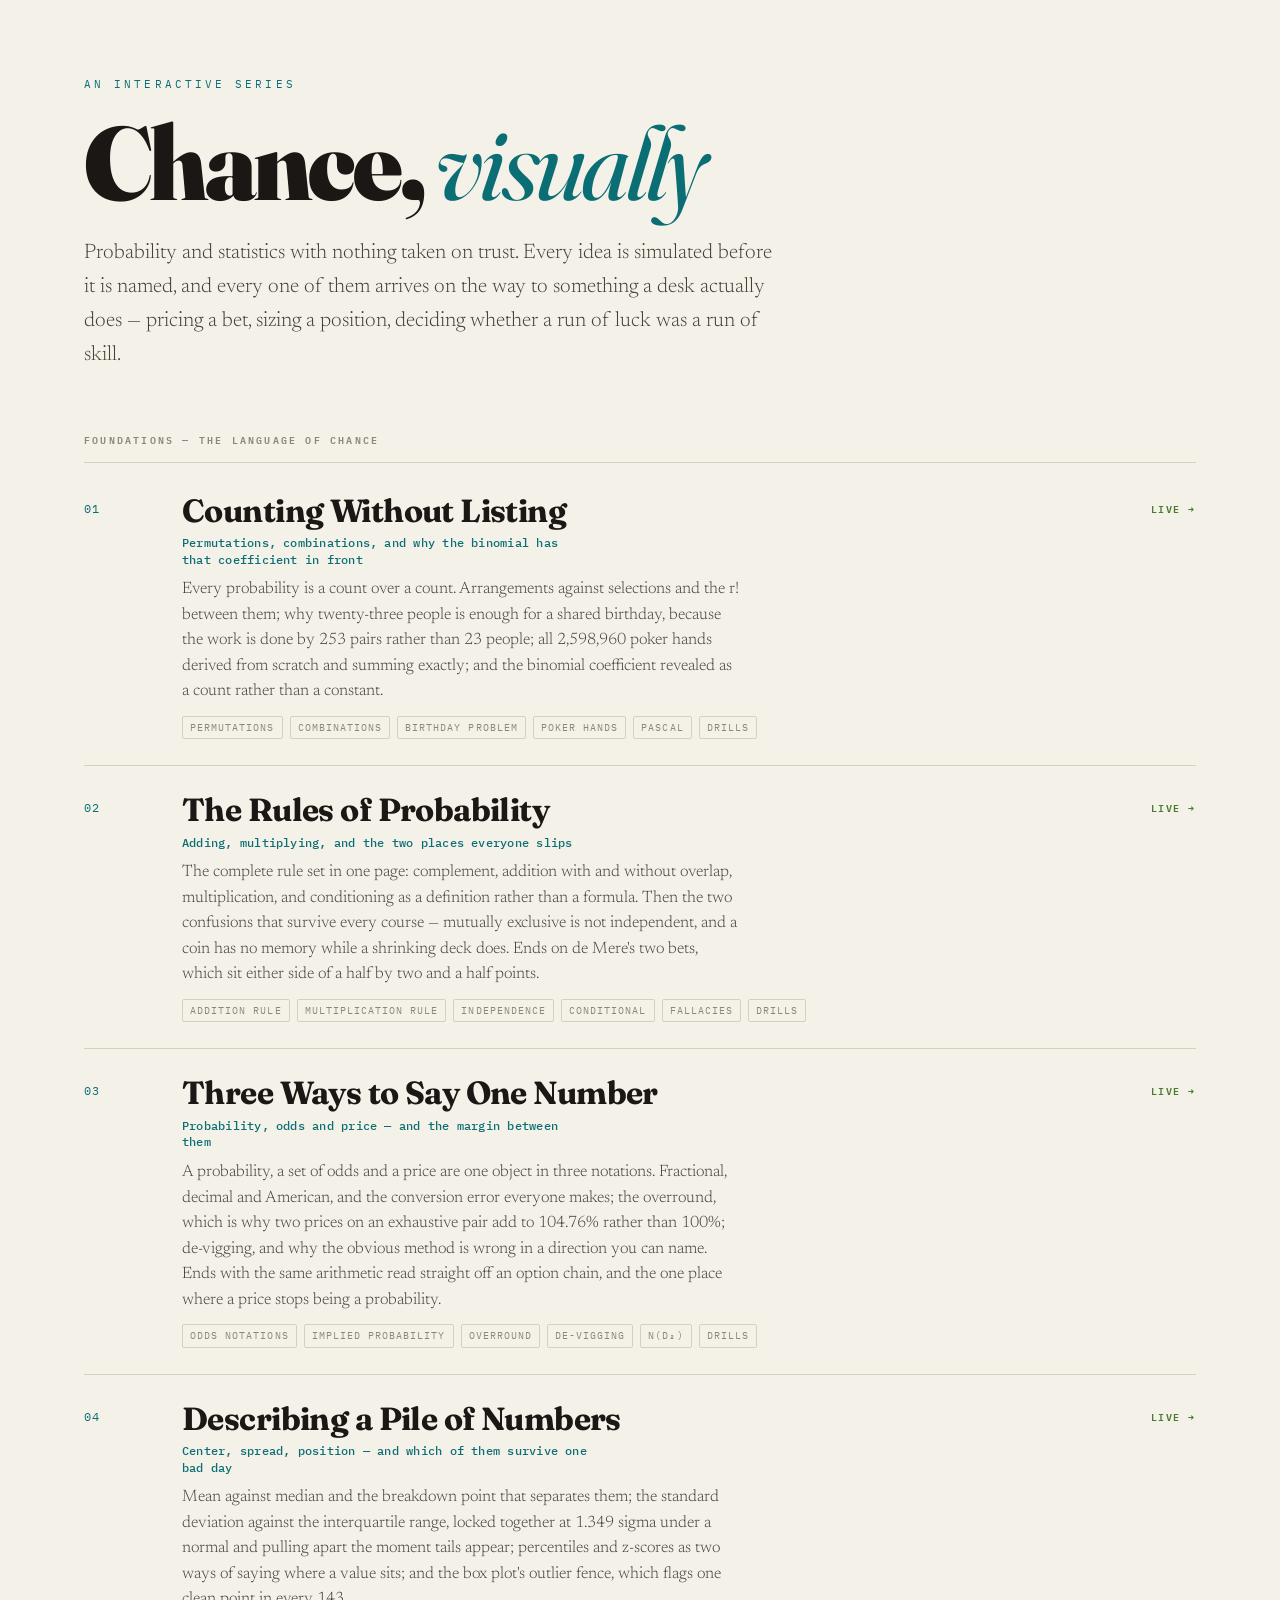
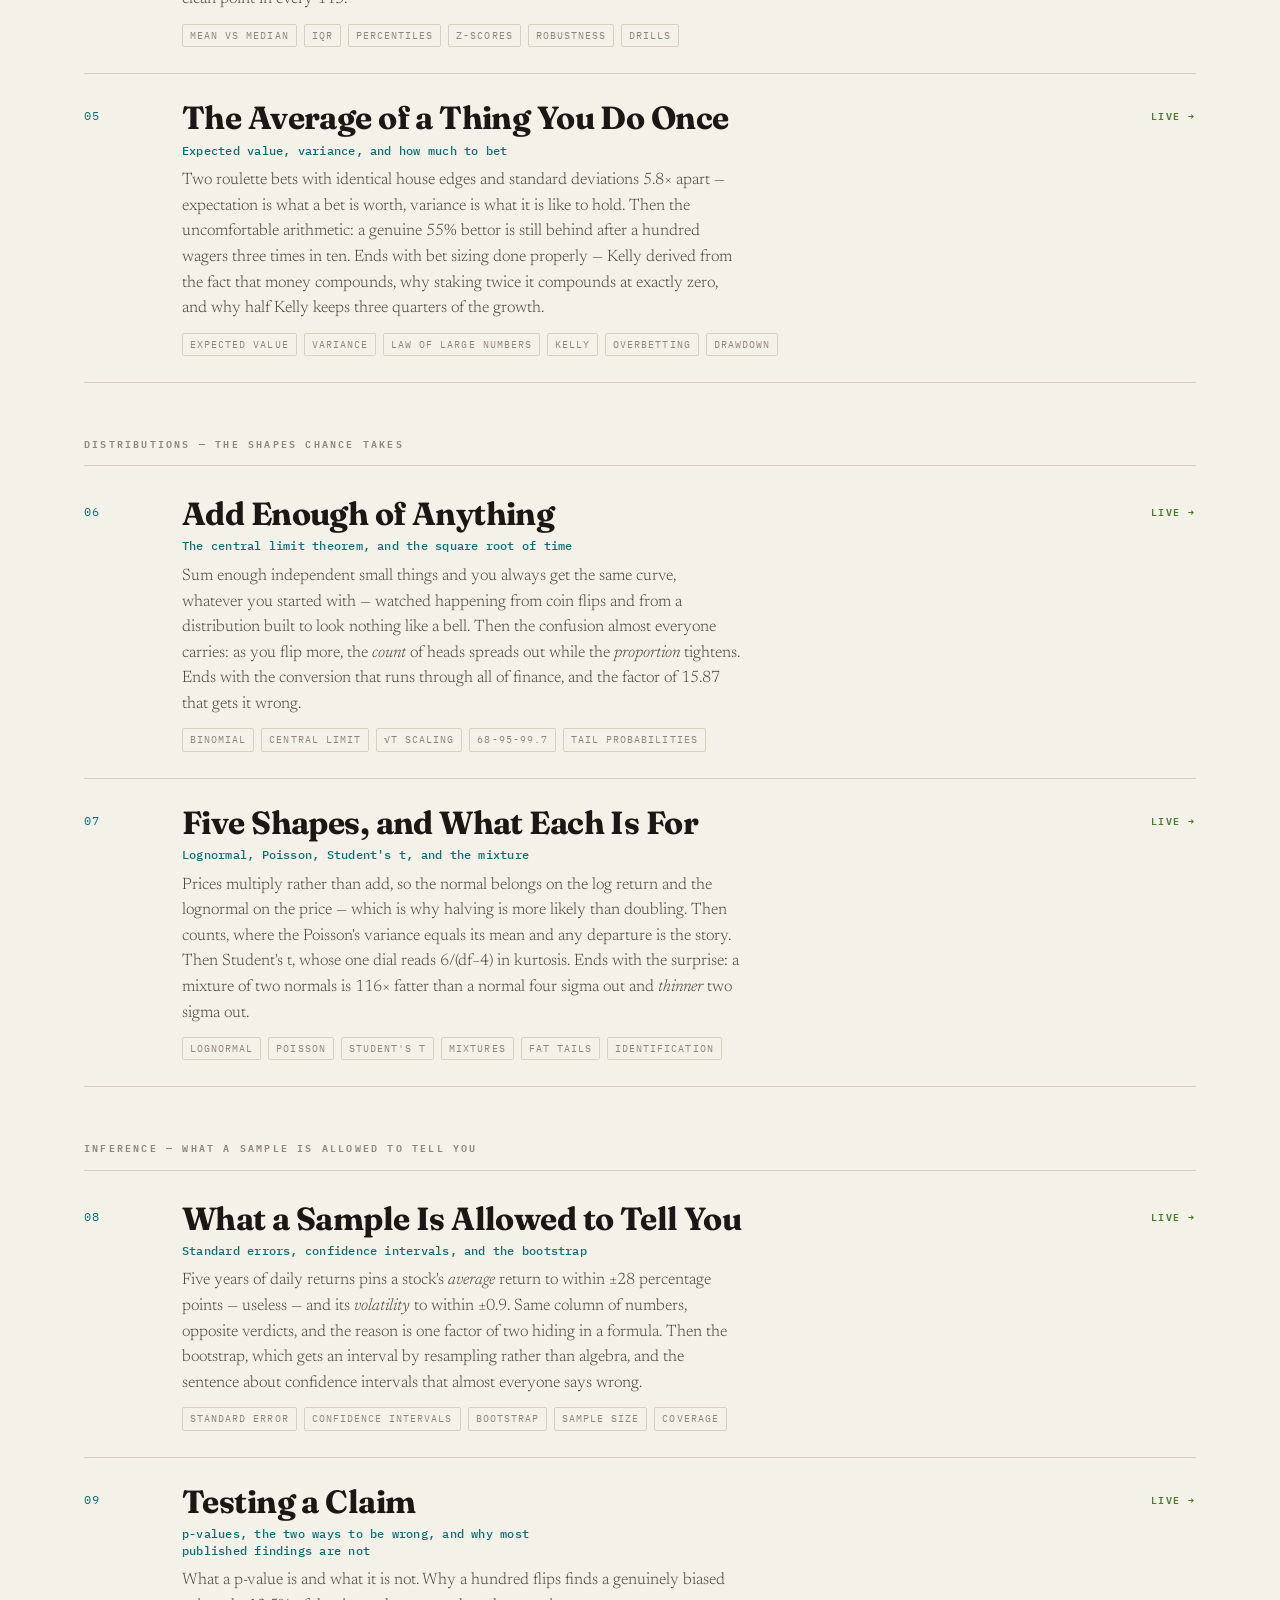
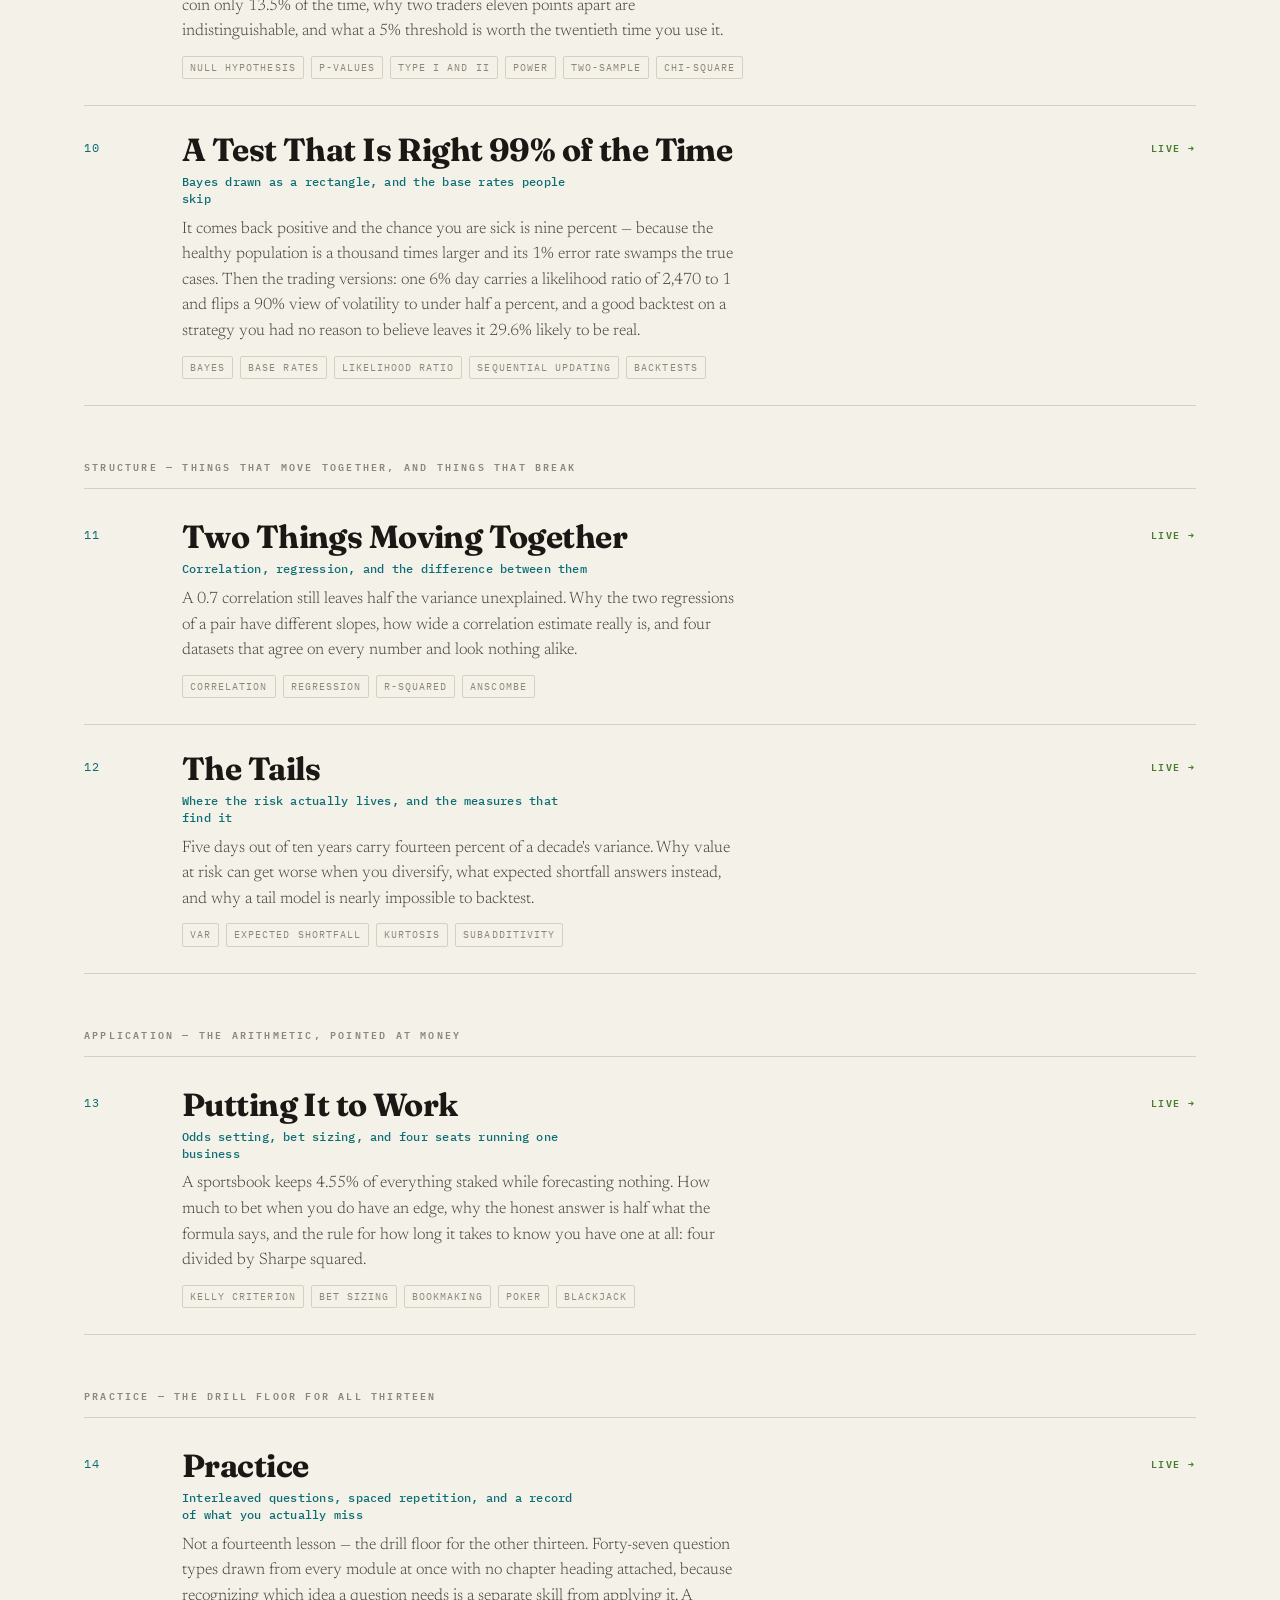
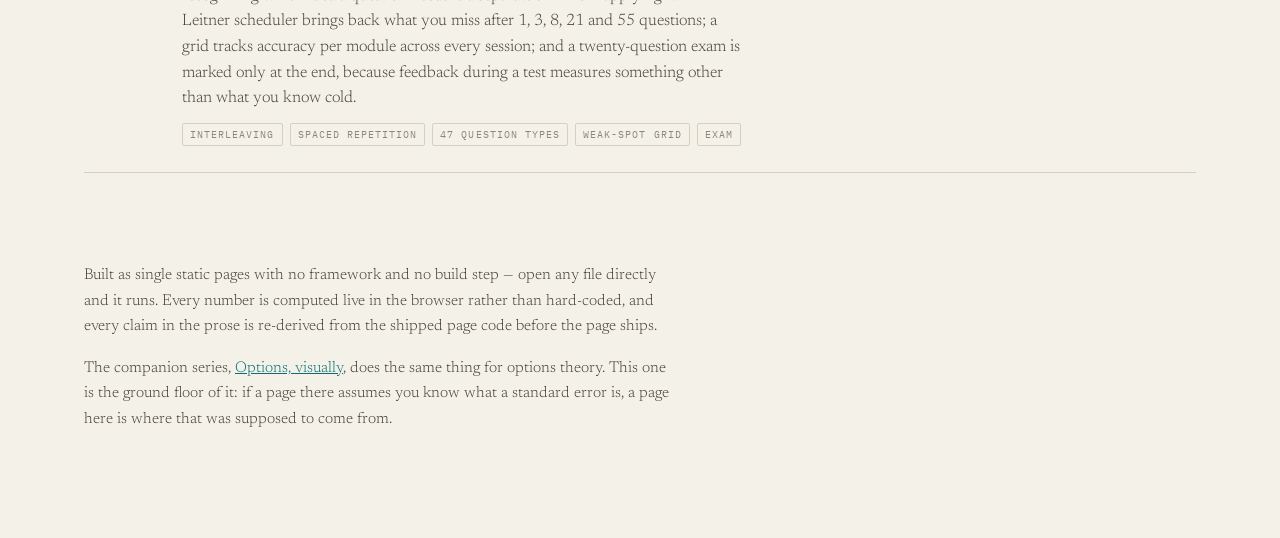
<file: docs/index.html>
<!DOCTYPE html>
<html lang="en">
<head>
<meta charset="utf-8">
<meta name="viewport" content="width=device-width, initial-scale=1, viewport-fit=cover">
<meta name="color-scheme" content="light">
<meta name="theme-color" content="#F4F1E8">
<title>Chance, visually — probability and statistics for people who price risk</title>
<meta name="description" content="Probability and statistics built from simulation rather than asserted. Odds and price, expectation, distributions, sampling, Bayes, correlation and tails — every idea earned on the way to something a trading desk actually does.">
<meta property="og:type" content="website">
<meta property="og:title" content="Chance, visually">
<meta property="og:description" content="Probability and statistics built from simulation, for people who price risk.">
<link rel="icon" href="data:image/svg+xml,<svg xmlns='http://www.w3.org/2000/svg' viewBox='0 0 32 32'><rect width='32' height='32' fill='%23F4F1E8'/><rect x='5' y='19' width='4' height='7' fill='%230B6E75'/><rect x='11' y='12' width='4' height='14' fill='%230B6E75'/><rect x='17' y='7' width='4' height='19' fill='%230B6E75'/><rect x='23' y='16' width='4' height='10' fill='%230B6E75'/></svg>">
<link rel="preconnect" href="https://fonts.googleapis.com">
<link rel="preconnect" href="https://fonts.gstatic.com" crossorigin>
<link href="https://fonts.googleapis.com/css2?family=Fraunces:opsz,wght@9..144,400;9..144,700;9..144,900&family=Newsreader:ital,opsz,wght@0,6..72,300;0,6..72,400;0,6..72,500&family=IBM+Plex+Mono:wght@400;500;600&display=swap" rel="stylesheet">
<link rel="stylesheet" href="assets/lab.css">
<link rel="stylesheet" href="assets/mobile.css">
<link rel="manifest" href="manifest.webmanifest">
<link rel="apple-touch-icon" href="icons/apple-touch-icon.png">
<meta name="apple-mobile-web-app-capable" content="yes">
<meta name="apple-mobile-web-app-status-bar-style" content="default">
<meta name="apple-mobile-web-app-title" content="Chance">
<meta name="mobile-web-app-capable" content="yes">
<style>
.lead-in{max-width:1180px;margin:0 auto;padding:76px 34px 0}
.lead-in .eyebrow{margin-bottom:22px}
.lead-in h1{
  font-family:var(--disp);font-weight:900;font-size:clamp(46px,9vw,104px);
  line-height:.9;letter-spacing:-.035em;margin:0;max-width:13ch;
}
.lead-in h1 em{font-style:italic;font-weight:400;color:var(--blue)}
.lead-in .sub{font-size:clamp(17px,2.1vw,21px);color:var(--ink2);font-weight:300;max-width:58ch;margin:28px 0 0}
.shelf{max-width:1180px;margin:0 auto;padding:58px 34px 90px}
.shelf h2{
  font-family:var(--mono);font-size:10px;letter-spacing:.22em;text-transform:uppercase;
  color:var(--grey);font-weight:600;margin:0 0 4px;padding-bottom:14px;border-bottom:1px solid var(--hair);
}
.shelf h2.grp{margin-top:52px}
.entry{
  display:grid;grid-template-columns:74px 1fr 128px;gap:0 24px;align-items:start;
  padding:26px 0;border-bottom:1px solid var(--hair);text-decoration:none;color:inherit;
}
.entry:hover{background:rgba(11,110,117,.045)}
.entry .n{font-family:var(--mono);font-size:12px;color:var(--blue);padding-top:6px;letter-spacing:.08em}
.entry h3{font-family:var(--disp);font-weight:700;font-size:clamp(23px,3vw,32px);
  line-height:1.1;letter-spacing:-.018em;margin:0}
.entry p{margin:9px 0 0;color:var(--ink2);font-weight:300;font-size:16.5px;max-width:62ch;line-height:1.55}
.entry p.subj{
  font-family:var(--mono);font-size:11.5px;letter-spacing:.02em;line-height:1.45;
  color:var(--blue);font-weight:500;margin:7px 0 0;max-width:58ch;
}
.entry .tags{margin-top:11px;display:flex;gap:7px;flex-wrap:wrap}
.entry .tags span{
  font-family:var(--mono);font-size:9.5px;letter-spacing:.11em;text-transform:uppercase;
  color:var(--grey);border:1px solid var(--hair);border-radius:2px;padding:3px 7px;
}
.entry .st{
  font-family:var(--mono);font-size:9.5px;letter-spacing:.16em;text-transform:uppercase;
  text-align:right;padding-top:8px;font-weight:600;
}
.entry .st.live{color:var(--moss)}
.entry .st.soon{color:var(--grey)}
.entry.planned{cursor:default;opacity:.62}
.entry.planned:hover{background:transparent}
.entry.planned h3{font-weight:400}
@media(max-width:760px){
  .lead-in{padding:46px 16px 0}
  .shelf{padding:38px 16px 70px}
  .entry{grid-template-columns:1fr;gap:5px}
  .entry .n{padding-top:0;font-size:11px}
  .entry .st{text-align:left;padding-top:9px}
}
.colophon{max-width:1180px;margin:0 auto;padding:0 34px 90px}
.colophon p{max-width:66ch;color:var(--ink2);font-weight:300;font-size:15.5px;line-height:1.65;margin:0 0 16px}
.colophon a{color:var(--blue)}
@media(max-width:760px){.colophon{padding:0 16px 70px}}
</style>
</head>
<body>

<div class="lead-in">
  <div class="eyebrow">An interactive series</div>
  <h1>Chance, <em>visually</em></h1>
  <p class="sub">Probability and statistics with nothing taken on trust. Every idea is simulated before it is named, and every one of them arrives on the way to something a desk actually does — pricing a bet, sizing a position, deciding whether a run of luck was a run of skill.</p>
</div>

<div class="shelf">
  <h2>Foundations — the language of chance</h2>

  <a class="entry" href="count.html">
    <span class="n">01</span>
    <div>
      <h3>Counting Without Listing</h3>
      <p class="subj">Permutations, combinations, and why the binomial has that coefficient in front</p>
      <p>Every probability is a count over a count. Arrangements against selections and the r! between them; why twenty-three people is enough for a shared birthday, because the work is done by 253 pairs rather than 23 people; all 2,598,960 poker hands derived from scratch and summing exactly; and the binomial coefficient revealed as a count rather than a constant.</p>
      <div class="tags"><span>Permutations</span><span>Combinations</span><span>Birthday problem</span><span>Poker hands</span><span>Pascal</span><span>Drills</span></div>
    </div>
    <span class="st live">Live &rarr;</span>
  </a>

  <a class="entry" href="rules.html">
    <span class="n">02</span>
    <div>
      <h3>The Rules of Probability</h3>
      <p class="subj">Adding, multiplying, and the two places everyone slips</p>
      <p>The complete rule set in one page: complement, addition with and without overlap, multiplication, and conditioning as a definition rather than a formula. Then the two confusions that survive every course — mutually exclusive is not independent, and a coin has no memory while a shrinking deck does. Ends on de Mere's two bets, which sit either side of a half by two and a half points.</p>
      <div class="tags"><span>Addition rule</span><span>Multiplication rule</span><span>Independence</span><span>Conditional</span><span>Fallacies</span><span>Drills</span></div>
    </div>
    <span class="st live">Live &rarr;</span>
  </a>

  <a class="entry" href="odds.html">
    <span class="n">03</span>
    <div>
      <h3>Three Ways to Say One Number</h3>
      <p class="subj">Probability, odds and price — and the margin between them</p>
      <p>A probability, a set of odds and a price are one object in three notations. Fractional, decimal and American, and the conversion error everyone makes; the overround, which is why two prices on an exhaustive pair add to 104.76% rather than 100%; de-vigging, and why the obvious method is wrong in a direction you can name. Ends with the same arithmetic read straight off an option chain, and the one place where a price stops being a probability.</p>
      <div class="tags"><span>Odds notations</span><span>Implied probability</span><span>Overround</span><span>De-vigging</span><span>N(d₂)</span><span>Drills</span></div>
    </div>
    <span class="st live">Live →</span>
  </a>

  <a class="entry" href="describe.html">
    <span class="n">04</span>
    <div>
      <h3>Describing a Pile of Numbers</h3>
      <p class="subj">Center, spread, position — and which of them survive one bad day</p>
      <p>Mean against median and the breakdown point that separates them; the standard deviation against the interquartile range, locked together at 1.349 sigma under a normal and pulling apart the moment tails appear; percentiles and z-scores as two ways of saying where a value sits; and the box plot's outlier fence, which flags one clean point in every 143.</p>
      <div class="tags"><span>Mean vs median</span><span>IQR</span><span>Percentiles</span><span>z-scores</span><span>Robustness</span><span>Drills</span></div>
    </div>
    <span class="st live">Live &rarr;</span>
  </a>

  <a class="entry" href="ev.html">
    <span class="n">05</span>
    <div>
      <h3>The Average of a Thing You Do Once</h3>
      <p class="subj">Expected value, variance, and how much to bet</p>
      <p>Two roulette bets with identical house edges and standard deviations 5.8&times; apart &mdash; expectation is what a bet is worth, variance is what it is like to hold. Then the uncomfortable arithmetic: a genuine 55% bettor is still behind after a hundred wagers three times in ten. Ends with bet sizing done properly &mdash; Kelly derived from the fact that money compounds, why staking twice it compounds at exactly zero, and why half Kelly keeps three quarters of the growth.</p>
      <div class="tags"><span>Expected value</span><span>Variance</span><span>Law of large numbers</span><span>Kelly</span><span>Overbetting</span><span>Drawdown</span></div>
    </div>
    <span class="st live">Live &rarr;</span>
  </a>

  <h2 class="grp">Distributions — the shapes chance takes</h2>

  <a class="entry" href="shape.html">
    <span class="n">06</span>
    <div>
      <h3>Add Enough of Anything</h3>
      <p class="subj">The central limit theorem, and the square root of time</p>
      <p>Sum enough independent small things and you always get the same curve, whatever you started with &mdash; watched happening from coin flips and from a distribution built to look nothing like a bell. Then the confusion almost everyone carries: as you flip more, the <em>count</em> of heads spreads out while the <em>proportion</em> tightens. Ends with the conversion that runs through all of finance, and the factor of 15.87 that gets it wrong.</p>
      <div class="tags"><span>Binomial</span><span>Central limit</span><span>√T scaling</span><span>68-95-99.7</span><span>Tail probabilities</span></div>
    </div>
    <span class="st live">Live &rarr;</span>
  </a>

  <a class="entry" href="dist.html">
    <span class="n">07</span>
    <div>
      <h3>Five Shapes, and What Each Is For</h3>
      <p class="subj">Lognormal, Poisson, Student's t, and the mixture</p>
      <p>Prices multiply rather than add, so the normal belongs on the log return and the lognormal on the price &mdash; which is why halving is more likely than doubling. Then counts, where the Poisson's variance equals its mean and any departure is the story. Then Student's t, whose one dial reads 6/(df&minus;4) in kurtosis. Ends with the surprise: a mixture of two normals is 116&times; fatter than a normal four sigma out and <em>thinner</em> two sigma out.</p>
      <div class="tags"><span>Lognormal</span><span>Poisson</span><span>Student's t</span><span>Mixtures</span><span>Fat tails</span><span>Identification</span></div>
    </div>
    <span class="st live">Live &rarr;</span>
  </a>

  <h2 class="grp">Inference — what a sample is allowed to tell you</h2>

  <a class="entry" href="sample.html">
    <span class="n">08</span>
    <div>
      <h3>What a Sample Is Allowed to Tell You</h3>
      <p class="subj">Standard errors, confidence intervals, and the bootstrap</p>
      <p>Five years of daily returns pins a stock's <em>average</em> return to within &plusmn;28 percentage points &mdash; useless &mdash; and its <em>volatility</em> to within &plusmn;0.9. Same column of numbers, opposite verdicts, and the reason is one factor of two hiding in a formula. Then the bootstrap, which gets an interval by resampling rather than algebra, and the sentence about confidence intervals that almost everyone says wrong.</p>
      <div class="tags"><span>Standard error</span><span>Confidence intervals</span><span>Bootstrap</span><span>Sample size</span><span>Coverage</span></div>
    </div>
    <span class="st live">Live &rarr;</span>
  </a>

  <a class="entry" href="test.html">
    <span class="n">09</span>
    <div>
      <h3>Testing a Claim</h3>
      <p class="subj">p-values, the two ways to be wrong, and why most published findings are not</p>
      <p>What a p-value is and what it is not. Why a hundred flips finds a genuinely biased coin only 13.5% of the time, why two traders eleven points apart are indistinguishable, and what a 5% threshold is worth the twentieth time you use it.</p>
      <div class="tags"><span>Null hypothesis</span><span>p-values</span><span>Type I and II</span><span>Power</span><span>Two-sample</span><span>Chi-square</span></div>
    </div>
    <span class="st live">Live &rarr;</span>
  </a>

  <a class="entry" href="bayes.html">
    <span class="n">10</span>
    <div>
      <h3>A Test That Is Right 99% of the Time</h3>
      <p class="subj">Bayes drawn as a rectangle, and the base rates people skip</p>
      <p>It comes back positive and the chance you are sick is nine percent &mdash; because the healthy population is a thousand times larger and its 1% error rate swamps the true cases. Then the trading versions: one 6% day carries a likelihood ratio of 2,470 to 1 and flips a 90% view of volatility to under half a percent, and a good backtest on a strategy you had no reason to believe leaves it 29.6% likely to be real.</p>
      <div class="tags"><span>Bayes</span><span>Base rates</span><span>Likelihood ratio</span><span>Sequential updating</span><span>Backtests</span></div>
    </div>
    <span class="st live">Live &rarr;</span>
  </a>

  <h2 class="grp">Structure — things that move together, and things that break</h2>

  <a class="entry" href="corr.html">
    <span class="n">11</span>
    <div>
      <h3>Two Things Moving Together</h3>
      <p class="subj">Correlation, regression, and the difference between them</p>
      <p>A 0.7 correlation still leaves half the variance unexplained. Why the two regressions of a pair have different slopes, how wide a correlation estimate really is, and four datasets that agree on every number and look nothing alike.</p>
      <div class="tags"><span>correlation</span><span>regression</span><span>R-squared</span><span>Anscombe</span></div>
    </div>
    <span class="st live">Live &rarr;</span>
  </a>

  <a class="entry" href="tails.html">
    <span class="n">12</span>
    <div>
      <h3>The Tails</h3>
      <p class="subj">Where the risk actually lives, and the measures that find it</p>
      <p>Five days out of ten years carry fourteen percent of a decade's variance. Why value at risk can get worse when you diversify, what expected shortfall answers instead, and why a tail model is nearly impossible to backtest.</p>
      <div class="tags"><span>VaR</span><span>expected shortfall</span><span>kurtosis</span><span>subadditivity</span></div>
    </div>
    <span class="st live">Live &rarr;</span>
  </a>

  <h2 class="grp">Application — the arithmetic, pointed at money</h2>

  <a class="entry" href="bet.html">
    <span class="n">13</span>
    <div>
      <h3>Putting It to Work</h3>
      <p class="subj">Odds setting, bet sizing, and four seats running one business</p>
      <p>A sportsbook keeps 4.55% of everything staked while forecasting nothing. How much to bet when you do have an edge, why the honest answer is half what the formula says, and the rule for how long it takes to know you have one at all: four divided by Sharpe squared.</p>
      <div class="tags"><span>Kelly criterion</span><span>bet sizing</span><span>bookmaking</span><span>poker</span><span>blackjack</span></div>
    </div>
    <span class="st live">Live &rarr;</span>
  </a>

  <h2 class="grp">Practice — the drill floor for all thirteen</h2>

  <a class="entry" href="practice.html">
    <span class="n">14</span>
    <div>
      <h3>Practice</h3>
      <p class="subj">Interleaved questions, spaced repetition, and a record of what you actually miss</p>
      <p>Not a fourteenth lesson — the drill floor for the other thirteen. Forty-seven question types drawn from every module at once with no chapter heading attached, because recognizing which idea a question needs is a separate skill from applying it. A Leitner scheduler brings back what you miss after 1, 3, 8, 21 and 55 questions; a grid tracks accuracy per module across every session; and a twenty-question exam is marked only at the end, because feedback during a test measures something other than what you know cold.</p>
      <div class="tags"><span>Interleaving</span><span>Spaced repetition</span><span>47 question types</span><span>Weak-spot grid</span><span>Exam</span></div>
    </div>
    <span class="st live">Live &rarr;</span>
  </a>
</div>

<div class="colophon">
  <p>Built as single static pages with no framework and no build step — open any file directly and it runs. Every number is computed live in the browser rather than hard-coded, and every claim in the prose is re-derived from the shipped page code before the page ships.</p>
  <p>The companion series, <a href="https://cafe-helado.github.io/options-visually/">Options, visually</a>, does the same thing for options theory. This one is the ground floor of it: if a page there assumes you know what a standard error is, a page here is where that was supposed to come from.</p>
</div>

<script src="assets/pwa.js" defer></script>
</body>
</html>
</file>
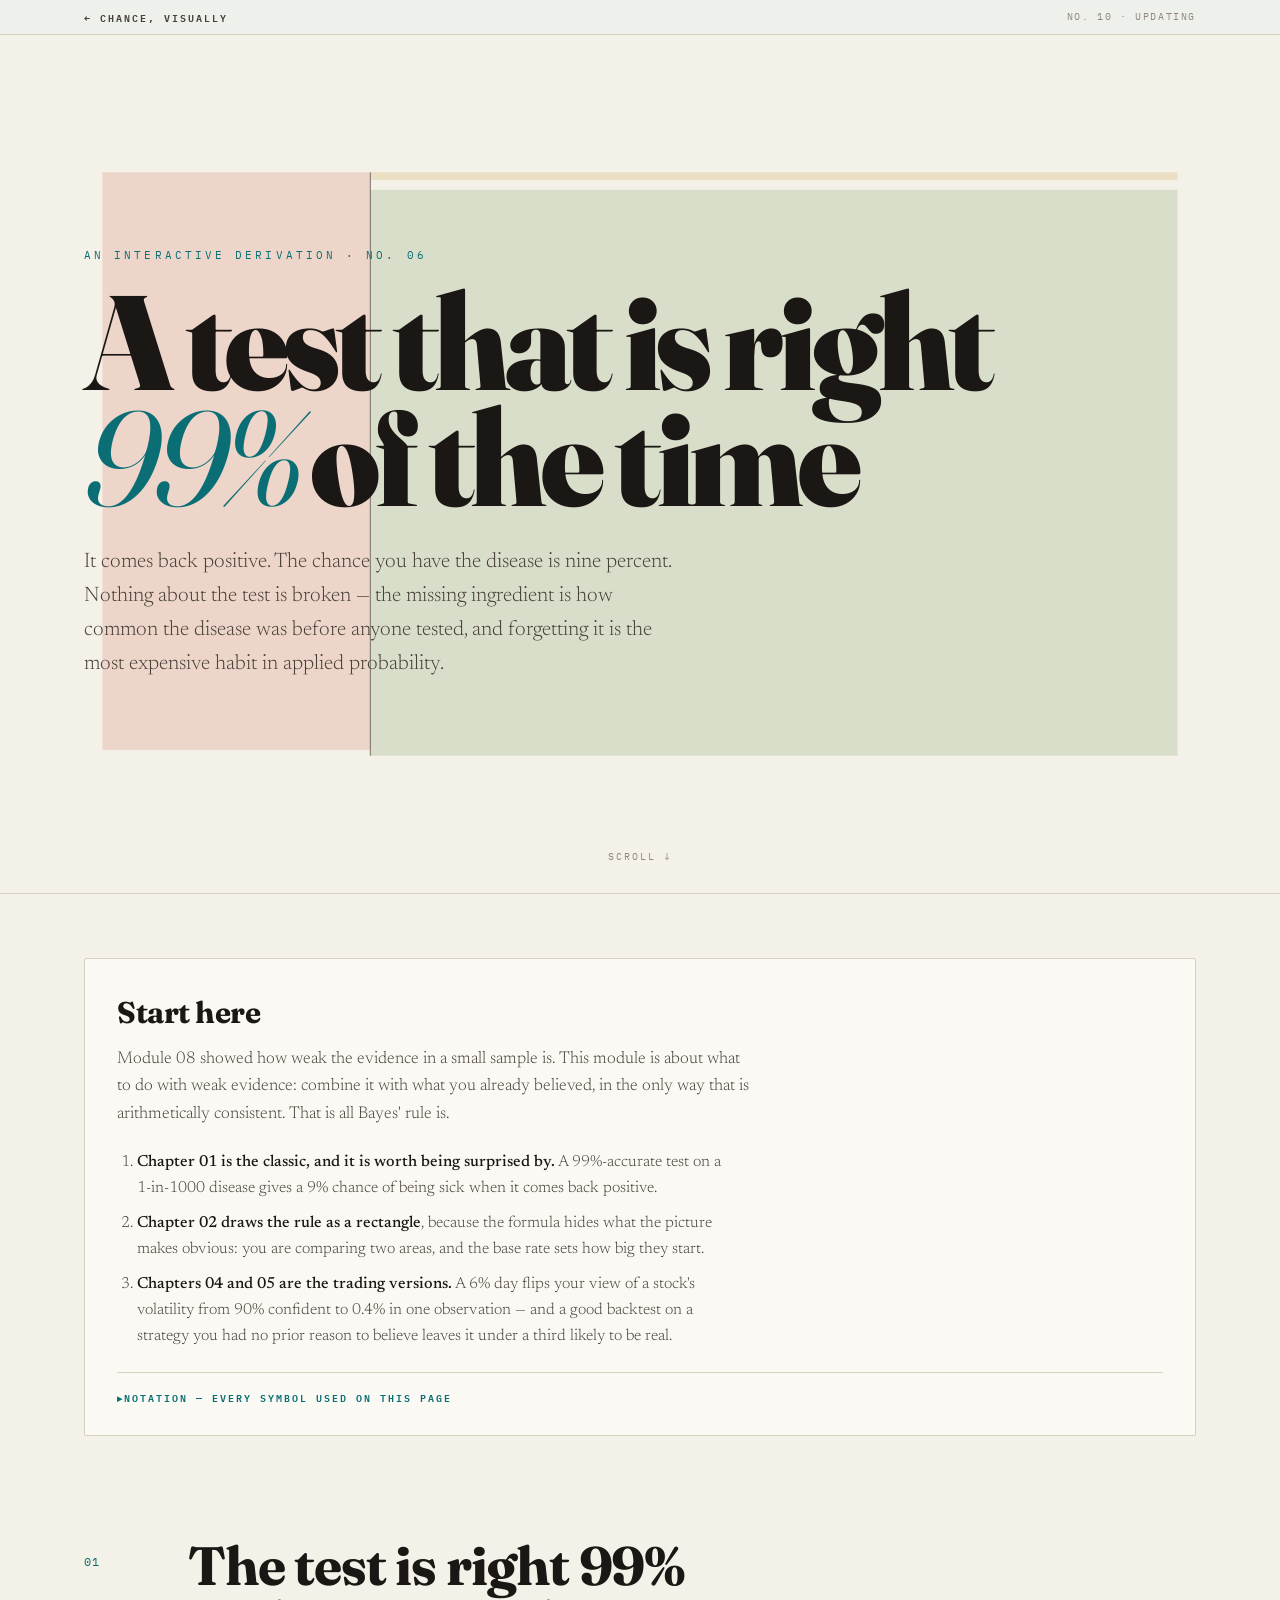
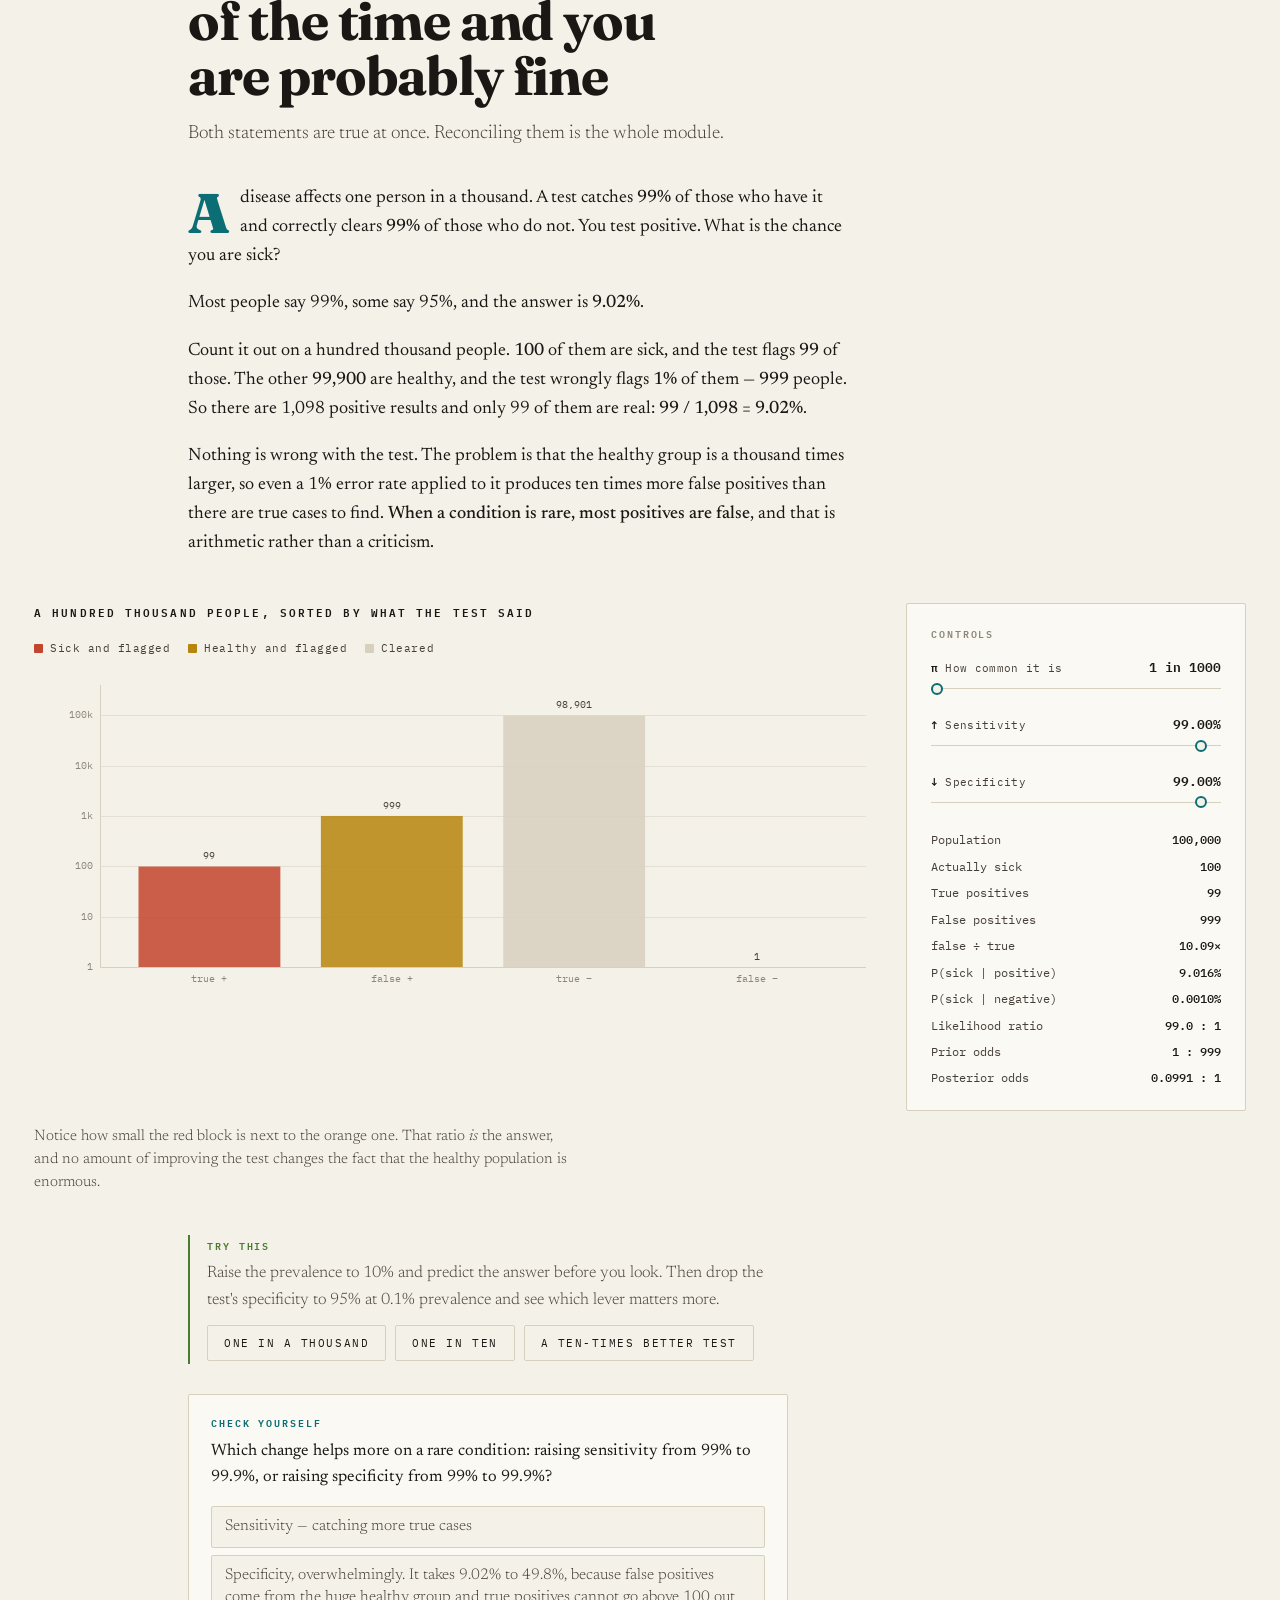
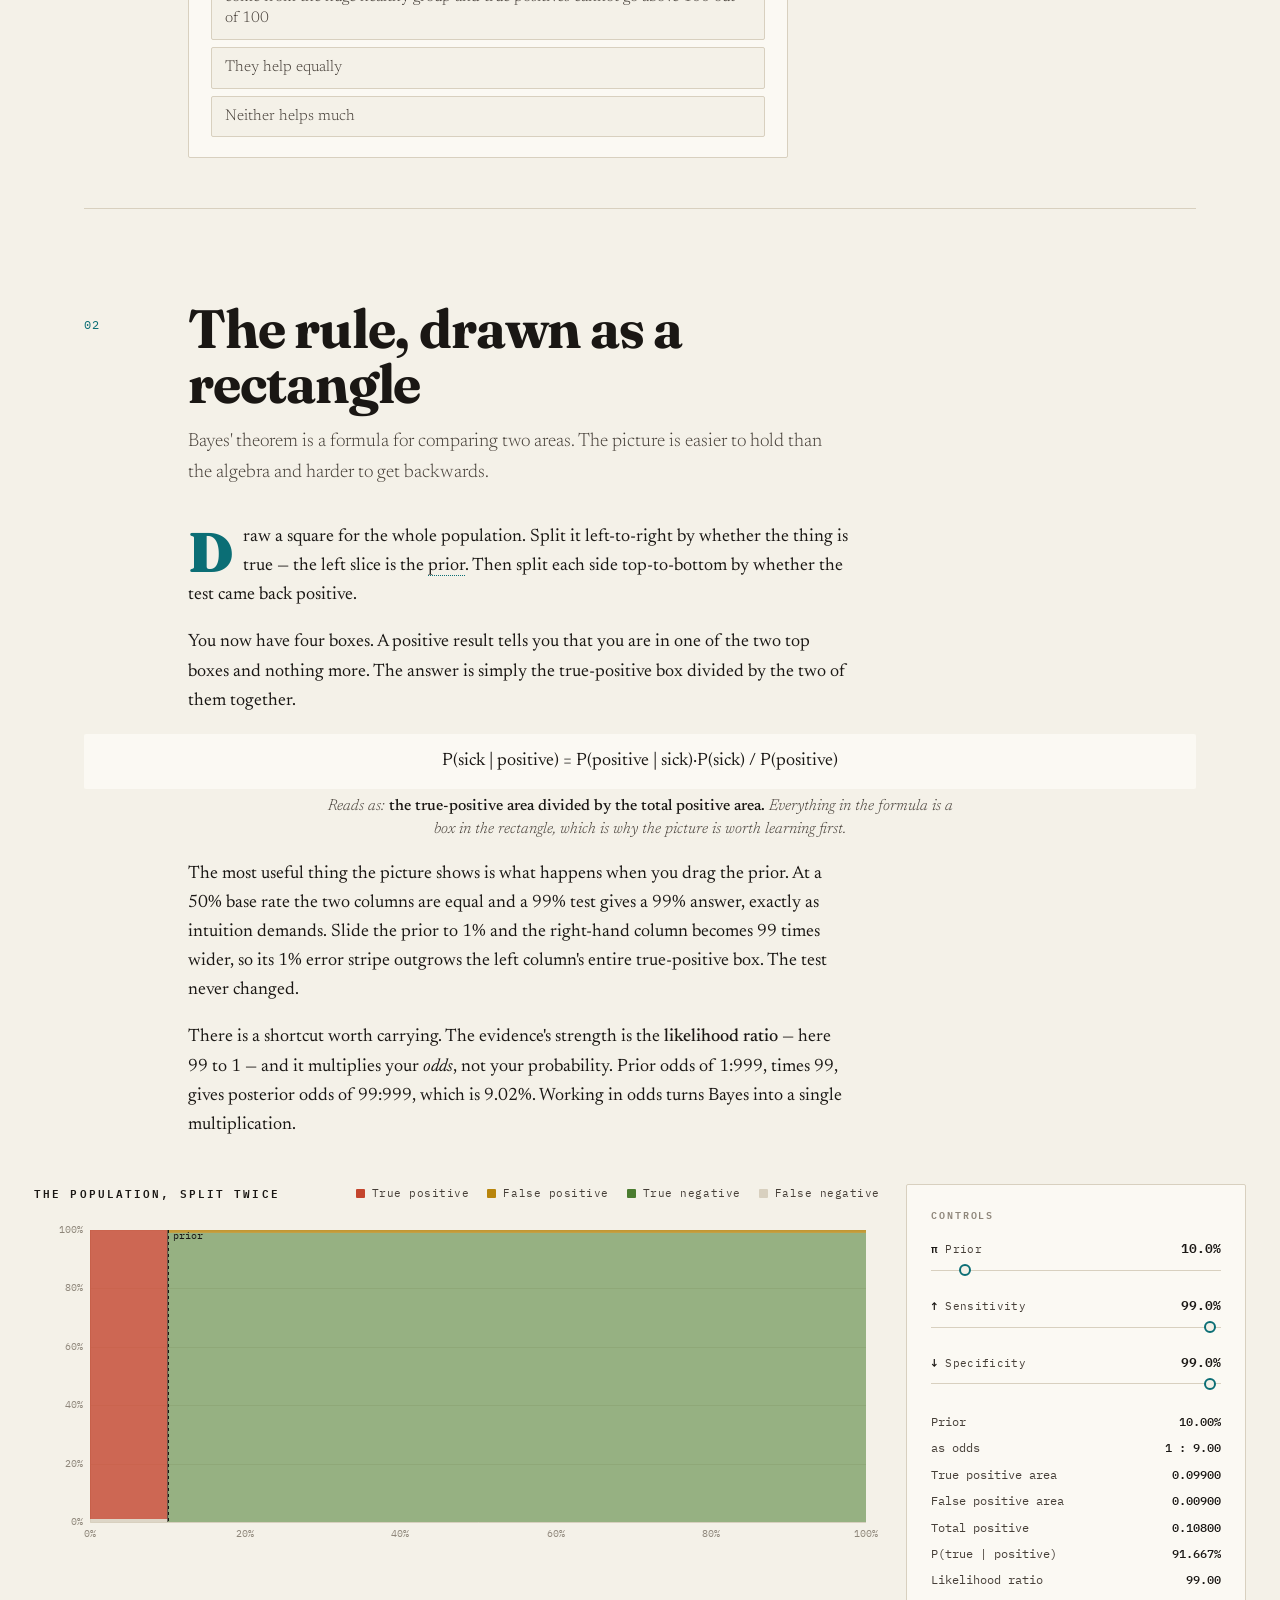
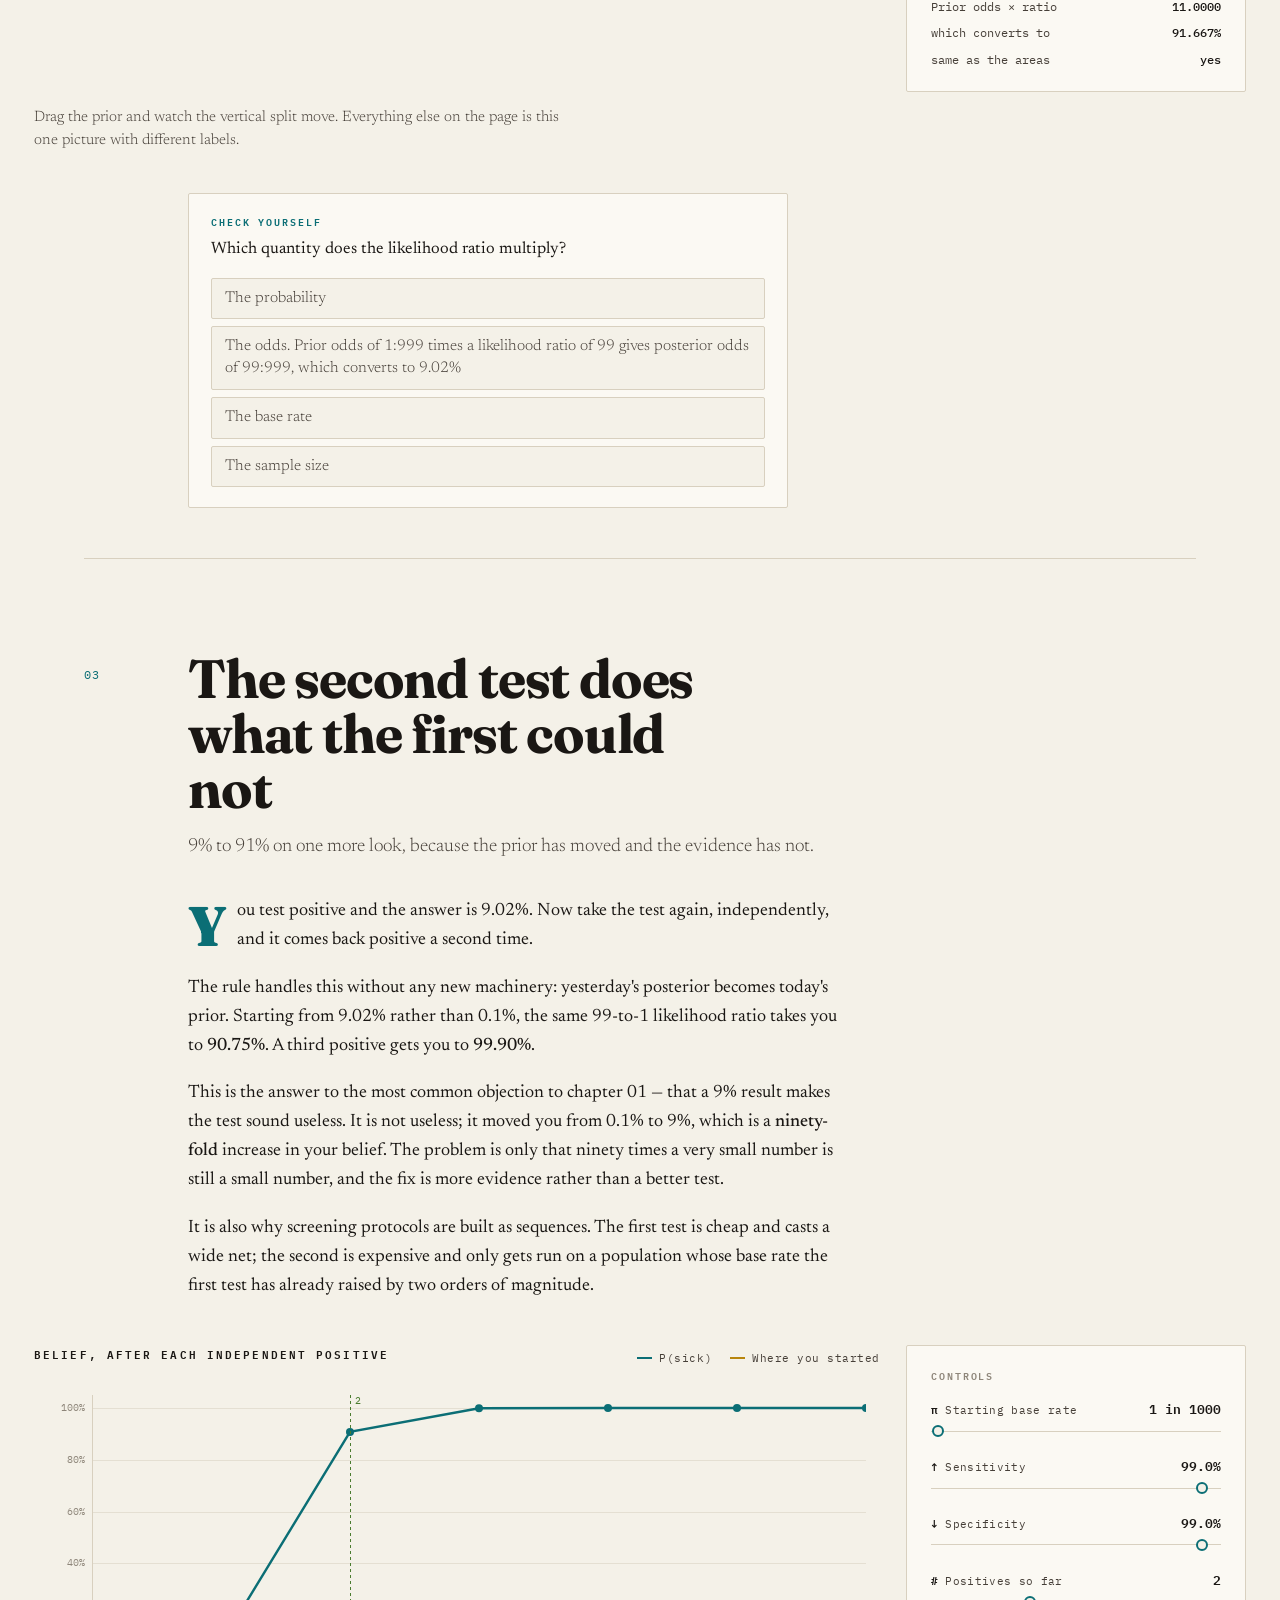
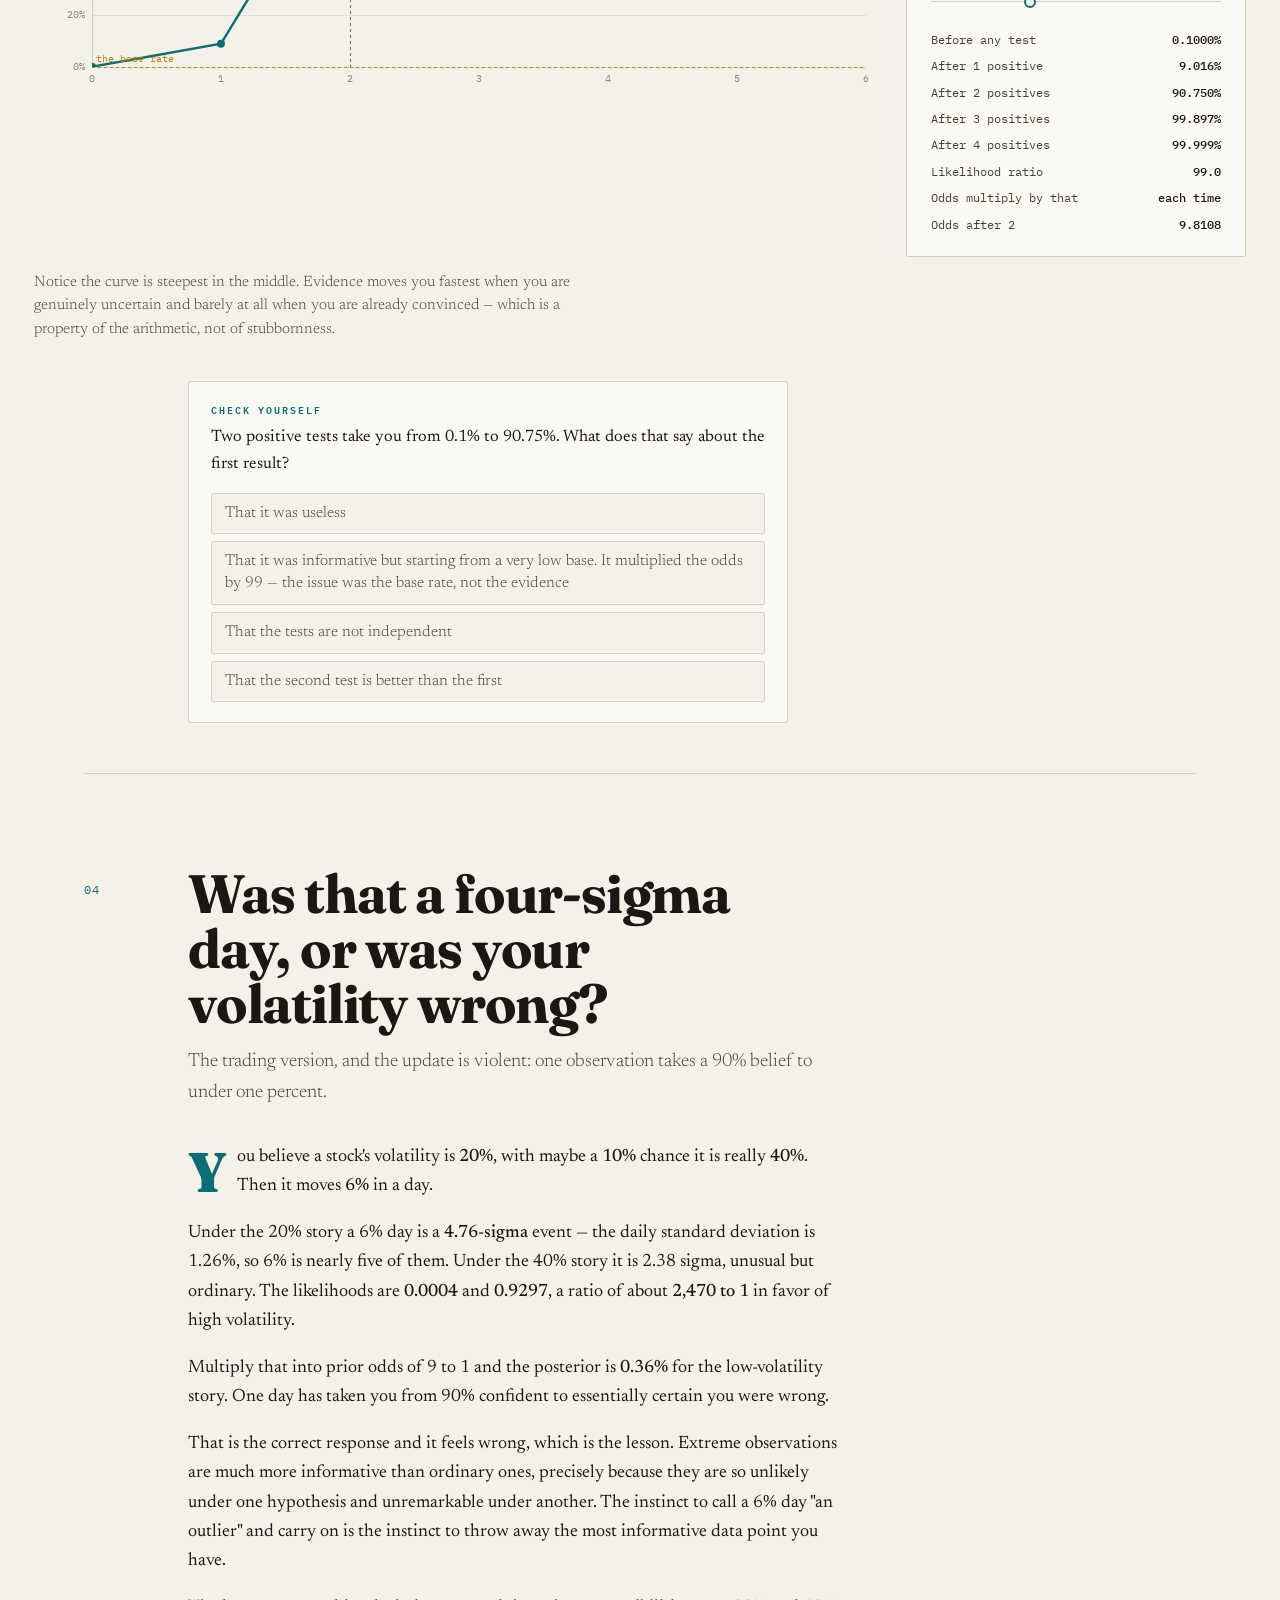
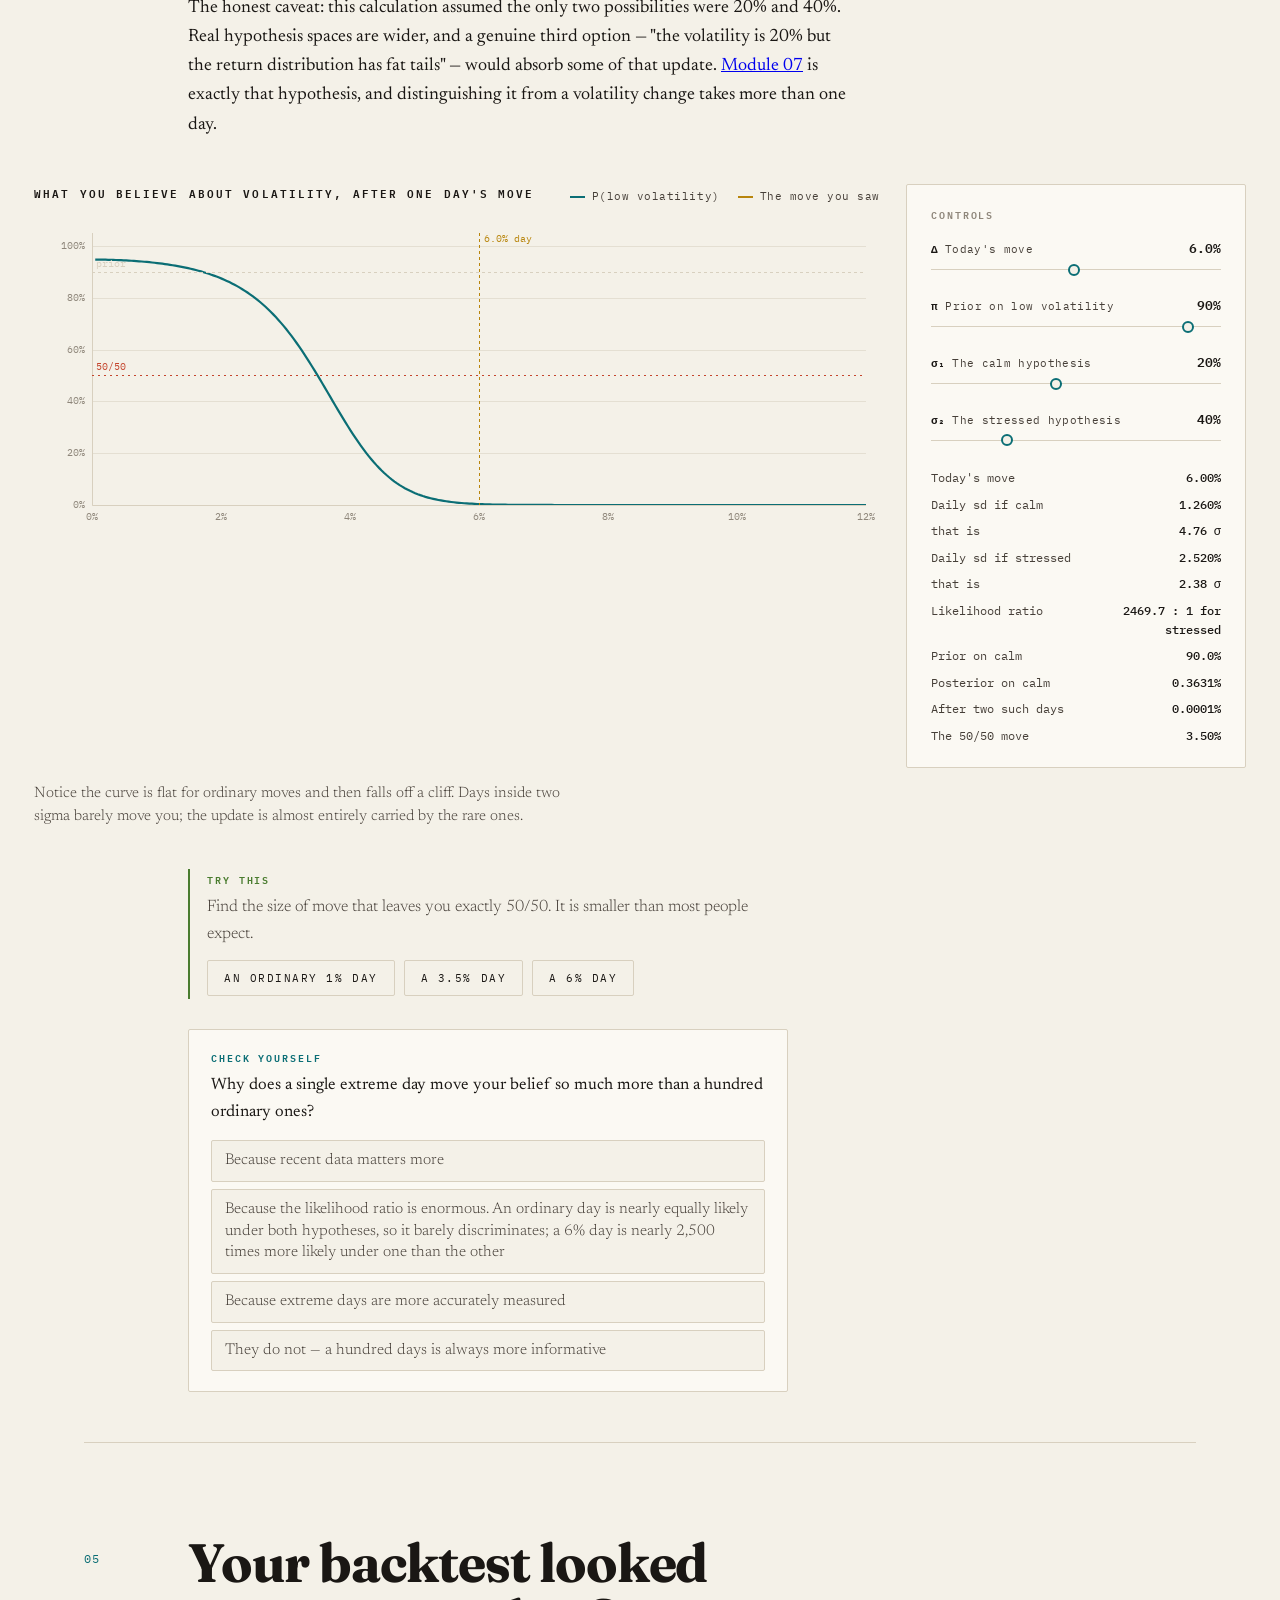
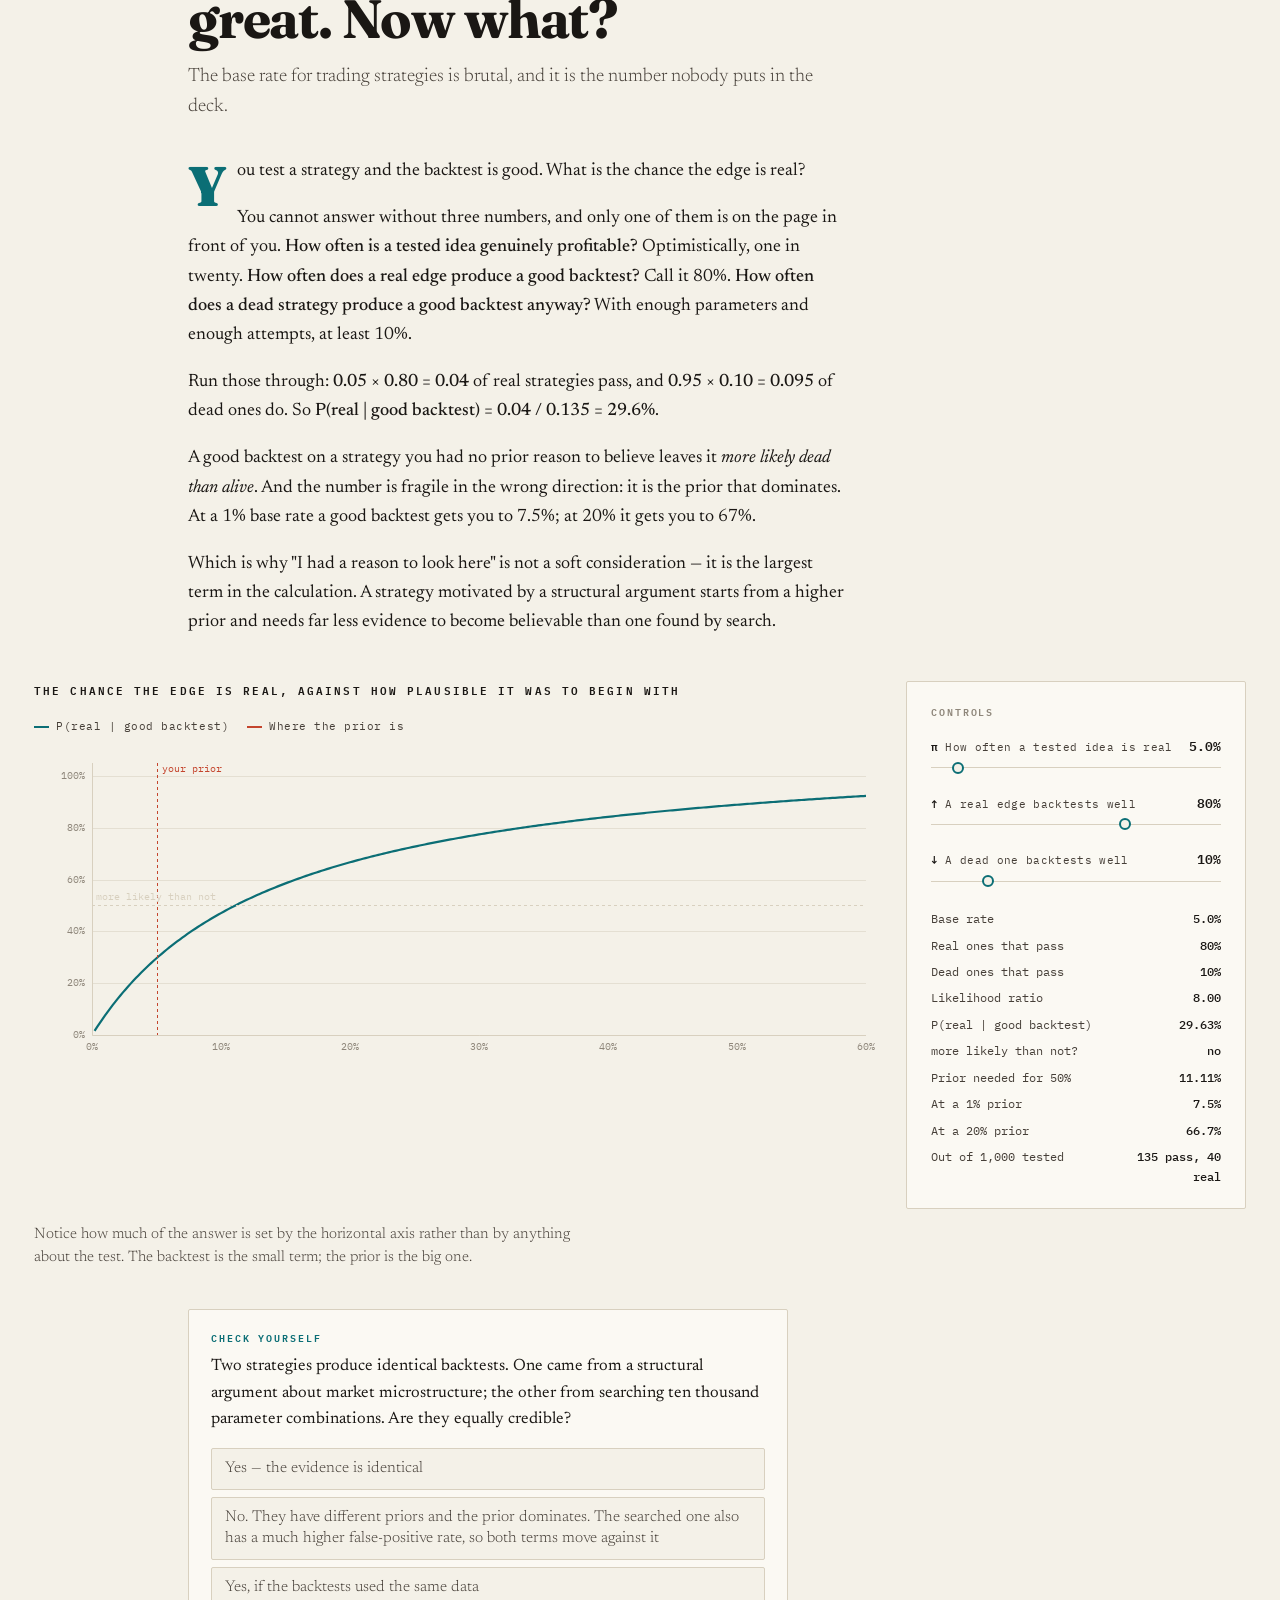
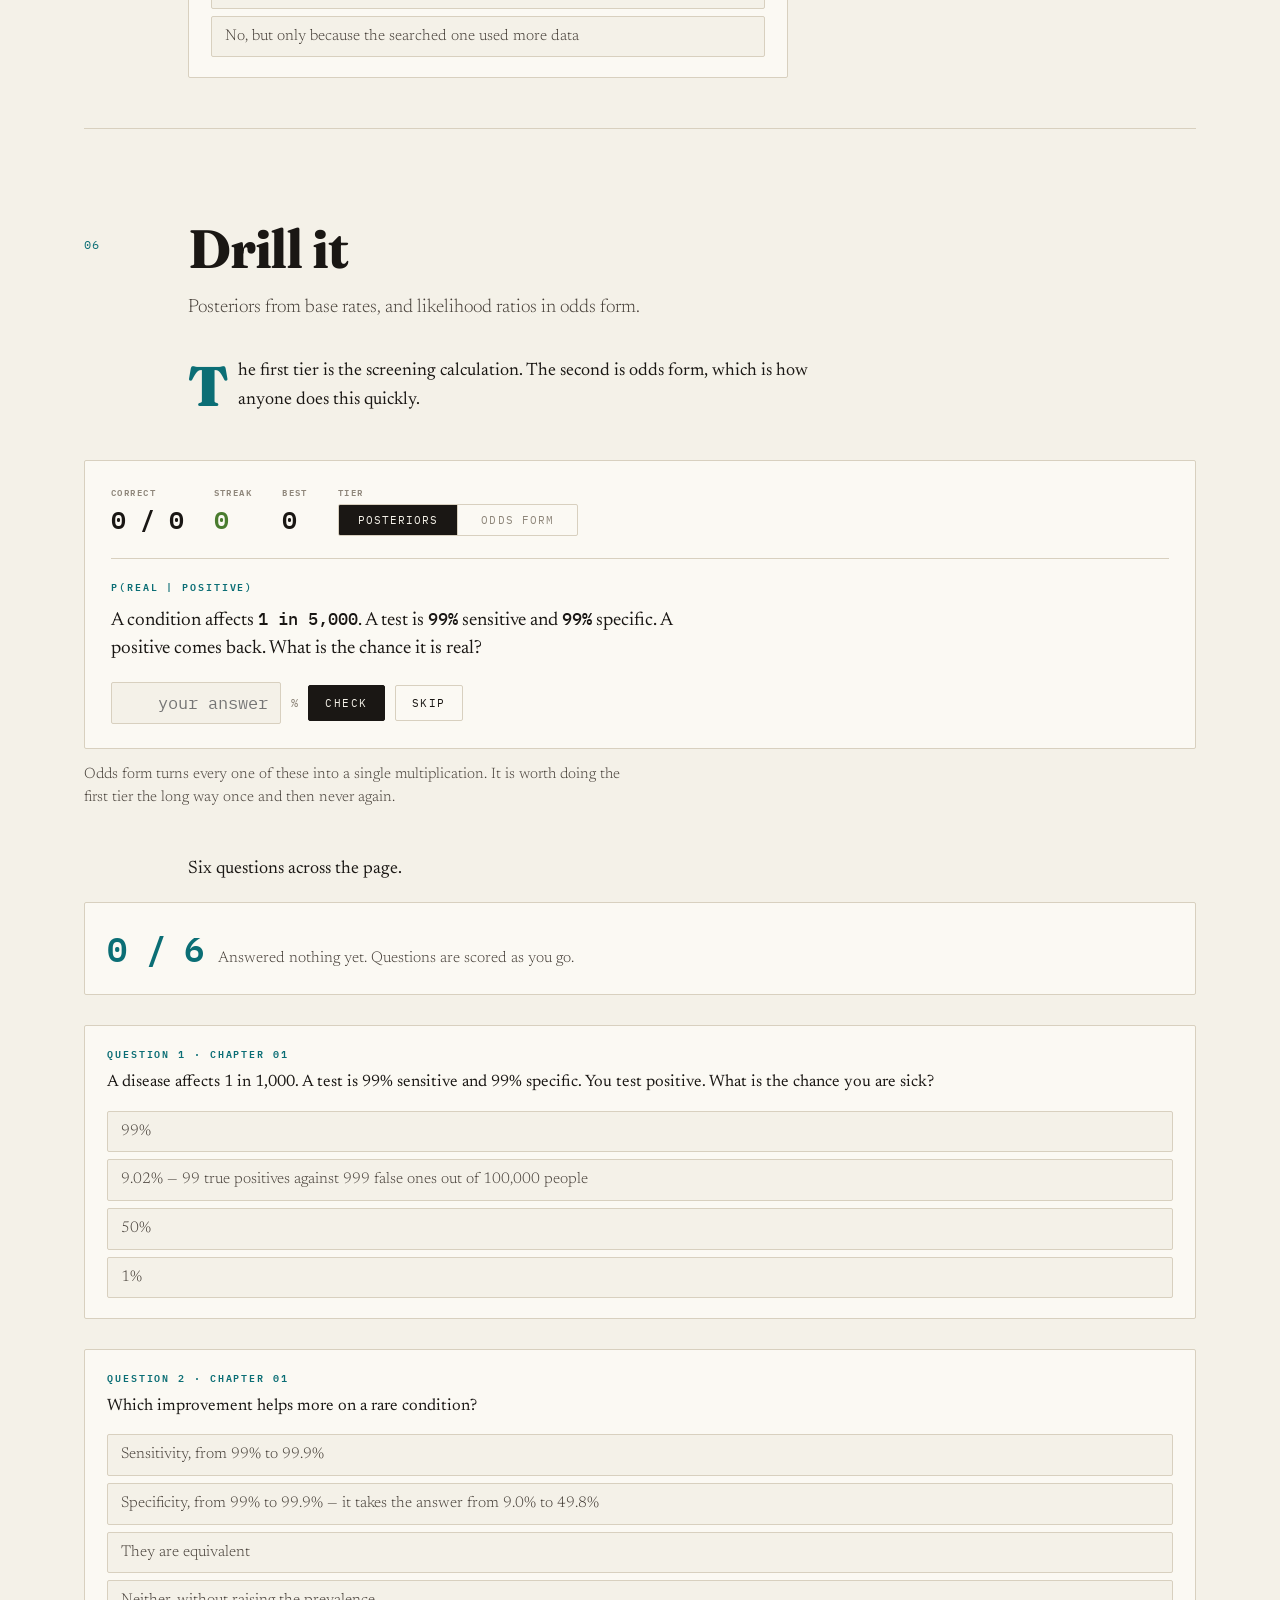
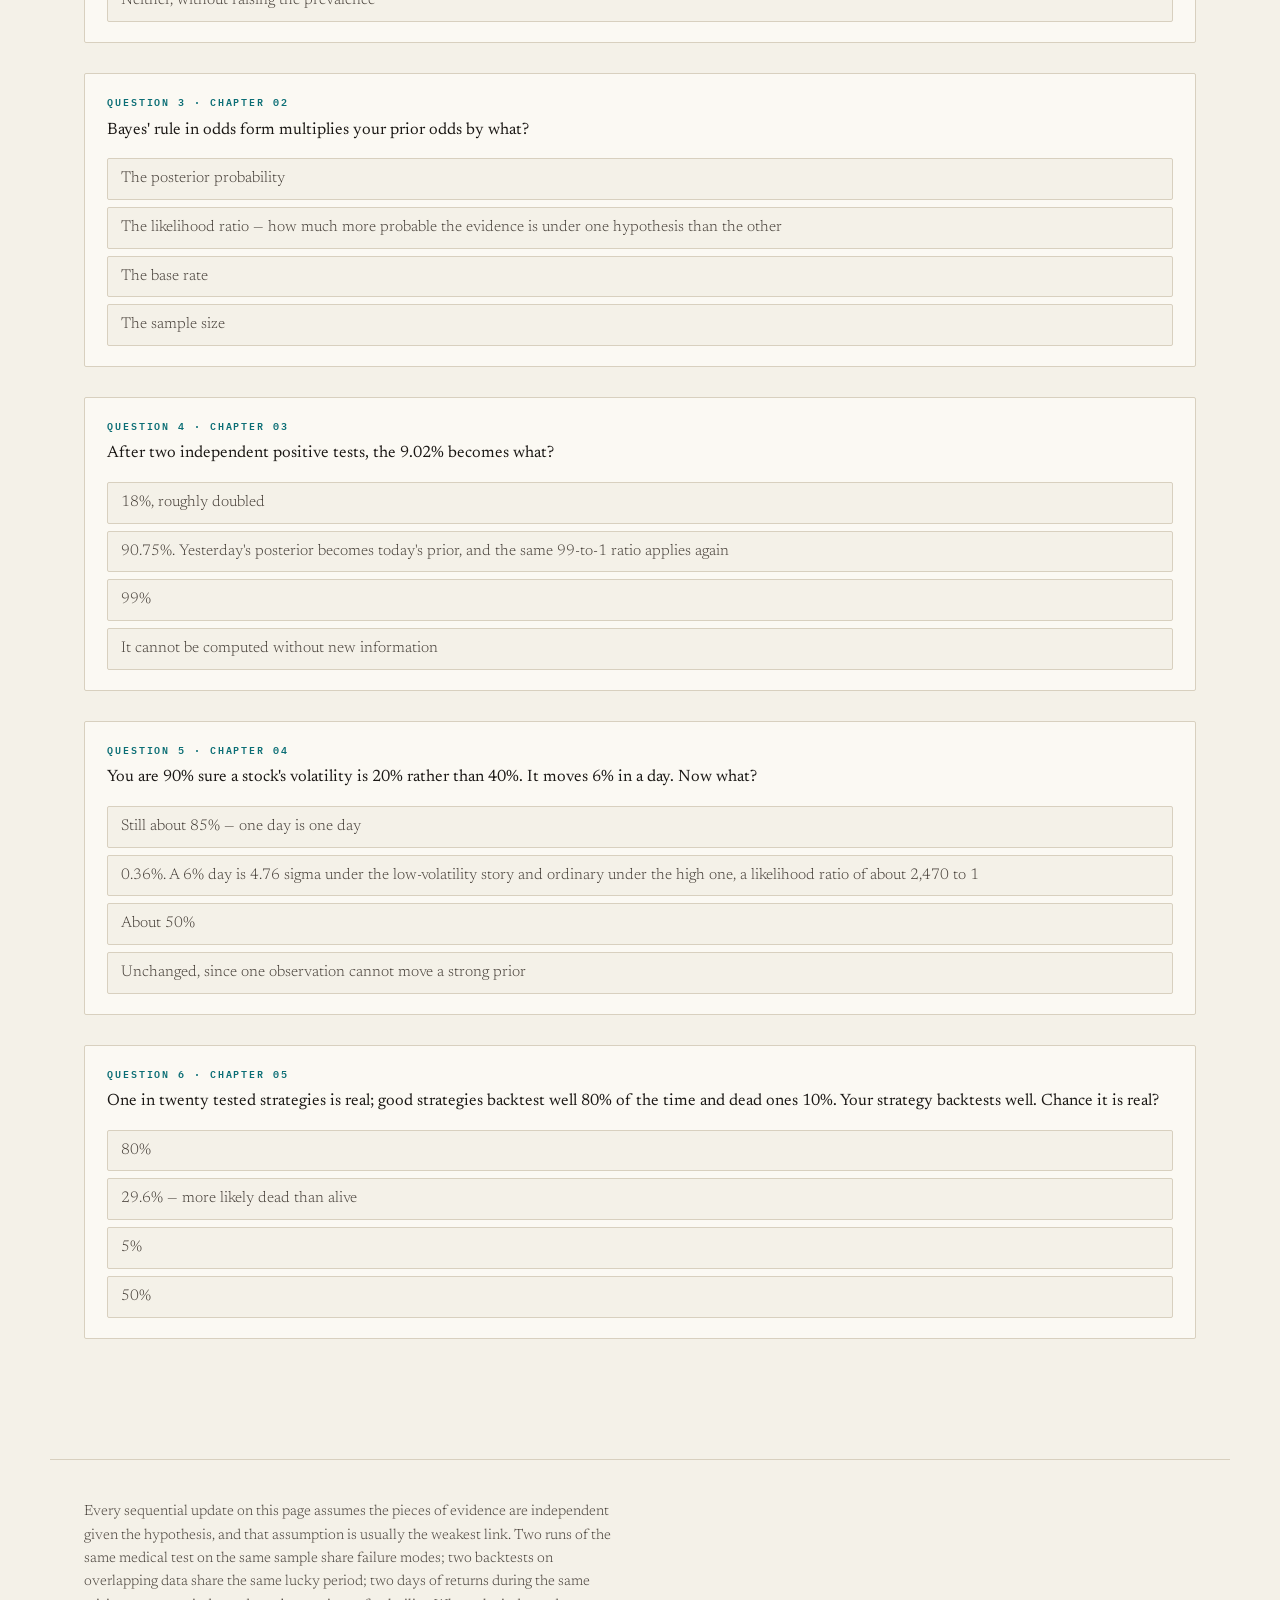
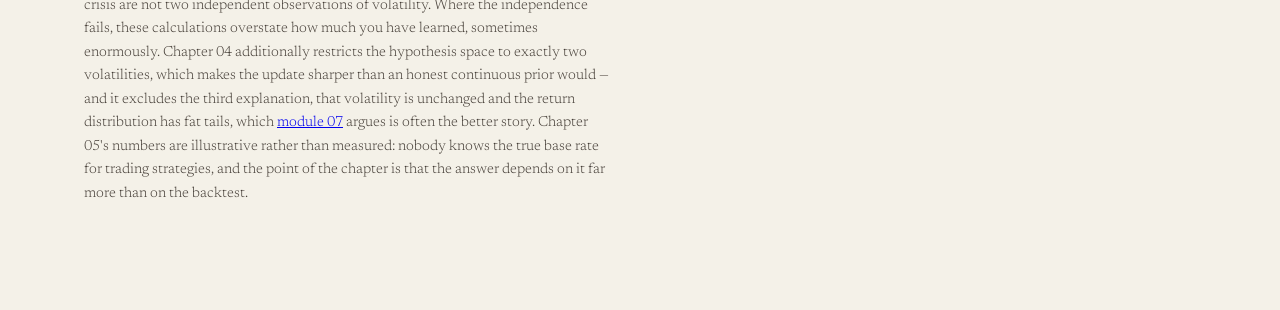
<file: docs/bayes.html>
<!DOCTYPE html>
<html lang="en">
<head>
<meta charset="utf-8">
<meta name="viewport" content="width=device-width, initial-scale=1, viewport-fit=cover">
<meta name="color-scheme" content="light">
<meta name="theme-color" content="#F4F1E8">
<title>Updating on Evidence — Chance, visually</title>
<meta name="description" content="Bayes as a rectangle rather than a formula. Why a 99%-accurate test on a rare condition gives a 9% answer, why one 6% day flips a volatility view, and why a good backtest leaves a strategy more likely dead than alive.">
<meta property="og:type" content="article">
<meta property="og:title" content="Updating on Evidence — Chance, visually">
<meta property="og:description" content="Bayes as a rectangle rather than a formula. Why a 99%-accurate test on a rare condition gives a 9% answer, why one 6% day flips a volatility view, and why a good backtest leaves a strategy more likely dead than alive.">
<link rel="icon" href="data:image/svg+xml,<svg xmlns='http://www.w3.org/2000/svg' viewBox='0 0 32 32'><rect width='32' height='32' fill='%23F4F1E8'/><rect x='5' y='19' width='4' height='7' fill='%230B6E75'/><rect x='11' y='12' width='4' height='14' fill='%230B6E75'/><rect x='17' y='7' width='4' height='19' fill='%230B6E75'/><rect x='23' y='16' width='4' height='10' fill='%230B6E75'/></svg>">
<link rel="preconnect" href="https://fonts.googleapis.com">
<link rel="preconnect" href="https://fonts.gstatic.com" crossorigin>
<link href="https://fonts.googleapis.com/css2?family=Fraunces:opsz,wght@9..144,400;9..144,700;9..144,900&family=Newsreader:ital,opsz,wght@0,6..72,300;0,6..72,400;0,6..72,500;1,6..72,400&family=IBM+Plex+Mono:wght@400;500;600&display=swap" rel="stylesheet">
<link rel="stylesheet" href="assets/lab.css">
<link rel="stylesheet" href="assets/mobile.css">
<link rel="manifest" href="manifest.webmanifest">
<link rel="apple-touch-icon" href="icons/apple-touch-icon.png">
<meta name="apple-mobile-web-app-capable" content="yes">
<meta name="apple-mobile-web-app-status-bar-style" content="default">
<meta name="apple-mobile-web-app-title" content="Chance">
<meta name="mobile-web-app-capable" content="yes">
</head>
<body>
<header class="serieshead">
  <div class="in">
    <a class="home" href="index.html">← Chance, visually</a>
    <span class="num">No. 10 · Updating</span>
  </div>
</header>

<div class="progress" id="prog"></div>
<nav class="chapnav" id="chapnav" aria-label="Chapters">
  <a href="#c1"><span>The 99% test</span><i></i></a>
  <a href="#c2"><span>Bayes, as a rectangle</span><i></i></a>
  <a href="#c3"><span>A second look</span><i></i></a>
  <a href="#c4"><span>Was that four sigma?</span><i></i></a>
  <a href="#c5"><span>Does the strategy work?</span><i></i></a>
  <a href="#c6"><span>Drills</span><i></i></a>
</nav>

<div class="hero">
  <canvas id="heroCv" aria-hidden="true"></canvas>
  <div class="heroInner">
    <div class="eyebrow">An interactive derivation · No. 06</div>
    <h1>A test that is right <em>99%</em> of the time</h1>
    <p class="sub">It comes back positive. The chance you have the disease is nine percent. Nothing about the test is broken — the missing ingredient is how common the disease was before anyone tested, and forgetting it is the most expensive habit in applied probability.</p>
  </div>
  <div class="scrollcue">Scroll ↓</div>
</div>

<main>

<div class="orient">
  <h2>Start here</h2>
  <p class="lede">Module 08 showed how weak the evidence in a small sample is. This module is about what to do with weak evidence: combine it with what you already believed, in the only way that is arithmetically consistent. That is all Bayes' rule is.</p>
  <ol>
    <li><b>Chapter 01 is the classic, and it is worth being surprised by.</b> A 99%-accurate test on a 1-in-1000 disease gives a 9% chance of being sick when it comes back positive.</li>
    <li><b>Chapter 02 draws the rule as a rectangle</b>, because the formula hides what the picture makes obvious: you are comparing two areas, and the base rate sets how big they start.</li>
    <li><b>Chapters 04 and 05 are the trading versions.</b> A 6% day flips your view of a stock's volatility from 90% confident to 0.4% in one observation — and a good backtest on a strategy you had no prior reason to believe leaves it under a third likely to be real.</li>
  </ol>
  <details class="drop">
    <summary>Notation — every symbol used on this page</summary>
    <table class="ntab">
      <tr><td>Prior</td><td>What you believed before the evidence. Usually a base rate, and usually the thing people skip.</td></tr>
      <tr><td>Likelihood</td><td>How probable the evidence is under each hypothesis. Not the probability of the hypothesis.</td></tr>
      <tr><td>Posterior</td><td>What you believe after. The output of the rule.</td></tr>
      <tr><td>Base rate</td><td>How common something is in the population before you looked at this case.</td></tr>
      <tr><td>Sensitivity</td><td>The chance a test catches a true case. P(positive | sick).</td></tr>
      <tr><td>Specificity</td><td>The chance a test clears a healthy one. P(negative | not sick).</td></tr>
      <tr><td>False positive</td><td>A positive result on a case that is not real. On a rare condition these outnumber the true ones.</td></tr>
      <tr><td>Likelihood ratio</td><td>One hypothesis's likelihood divided by another's. How much the evidence moves you, independent of what you believed.</td></tr>
    </table>
  </details>
</div>

<!-- ══════════ 01 ══════════ -->
<section class="chapter" id="c1">
  <div class="chead">
    <div class="cnum">01</div>
    <h2>The test is right 99% of the time and you are probably fine</h2>
    <p class="dek">Both statements are true at once. Reconciling them is the whole module.</p>
  </div>

  <div class="prose">
    <p class="lead">A disease affects one person in a thousand. A test catches <b>99%</b> of those who have it and correctly clears <b>99%</b> of those who do not. You test positive. What is the chance you are sick?</p>
    <p>Most people say 99%, some say 95%, and the answer is <b>9.02%</b>.</p>
    <p>Count it out on a hundred thousand people. <b>100</b> of them are sick, and the test flags <b>99</b> of those. The other <b>99,900</b> are healthy, and the test wrongly flags <b>1%</b> of them — <b>999</b> people. So there are 1,098 positive results and only 99 of them are real: <b>99 / 1,098 = 9.02%</b>.</p>
    <p>Nothing is wrong with the test. The problem is that the healthy group is a thousand times larger, so even a 1% error rate applied to it produces ten times more false positives than there are true cases to find. <b>When a condition is rare, most positives are false</b>, and that is arithmetic rather than a criticism.</p>
  </div>

  <figure class="bleed">
    <div class="split wide">
      <div>
        <div class="figtop">
          <h3>A hundred thousand people, sorted by what the test said</h3>
          <span class="legend" style="margin:0">
            <span><i class="sw" style="background:var(--verm)"></i>Sick and flagged</span>
            <span><i class="sw" style="background:var(--ochre)"></i>Healthy and flagged</span>
            <span><i class="sw" style="background:var(--hair)"></i>Cleared</span>
          </span>
        </div>
        <canvas id="cv1" height="320"></canvas>
      </div>
      <div class="rail panel">
        <h4>Controls</h4>
        <div id="ctl1"></div>
        <div class="kv" style="margin-top:20px" id="kv1"></div>
      </div>
    </div>
    <figcaption>Notice how small the red block is next to the orange one. That ratio <em>is</em> the answer, and no amount of improving the test changes the fact that the healthy population is enormous.</figcaption>
  </figure>

  <div class="try">
    <span class="lab">Try this</span>
    <p>Raise the prevalence to 10% and predict the answer before you look. Then drop the test's specificity to 95% at 0.1% prevalence and see which lever matters more.</p>
    <div class="btnrow">
      <button class="act ghost" data-preset="c1" data-patch='{"prev":0.001,"spec":0.99}' data-focus="cv1">One in a thousand</button>
      <button class="act ghost" data-preset="c1" data-patch='{"prev":0.10,"spec":0.99}' data-focus="cv1">One in ten</button>
      <button class="act ghost" data-preset="c1" data-patch='{"prev":0.001,"spec":0.999}' data-focus="cv1">A ten-times better test</button>
    </div>
  </div>

  <div class="check">
    <span class="lab">Check yourself</span>
    <p class="q">Which change helps more on a rare condition: raising sensitivity from 99% to 99.9%, or raising specificity from 99% to 99.9%?</p>
    <div class="opts">
      <button>Sensitivity — catching more true cases</button>
      <button data-ok="1">Specificity, overwhelmingly. It takes 9.02% to 49.8%, because false positives come from the huge healthy group and true positives cannot go above 100 out of 100</button>
      <button>They help equally</button>
      <button>Neither helps much</button>
    </div>
    <div class="ans"><b>Specificity, and it is not close.</b> Sensitivity can only recover the one true case in a hundred you were missing; specificity removes nine hundred of the false ones. On rare conditions the false positive rate is the entire ballgame, which is why screening programs are judged on it and why "the test is 99% accurate" is a sentence that hides the number that matters.</div>
  </div>
</section>

<!-- ══════════ 02 ══════════ -->
<section class="chapter" id="c2">
  <div class="chead">
    <div class="cnum">02</div>
    <h2>The rule, drawn as a rectangle</h2>
    <p class="dek">Bayes' theorem is a formula for comparing two areas. The picture is easier to hold than the algebra and harder to get backwards.</p>
  </div>

  <div class="prose">
    <p class="lead">Draw a square for the whole population. Split it left-to-right by whether the thing is true — the left slice is the <span class="term" data-t="Prior" data-def="What you believed before seeing the evidence. In a screening problem it is the base rate; in a trading problem it is how often the thing you are testing for is real.">prior</span>. Then split each side top-to-bottom by whether the test came back positive.</p>
    <p>You now have four boxes. A positive result tells you that you are in one of the two top boxes and nothing more. The answer is simply the true-positive box divided by the two of them together.</p>
  </div>

  <div class="mline">P(sick | positive) = P(positive | sick)·P(sick) / P(positive)</div>
  <p class="mread">Reads as: <b>the true-positive area divided by the total positive area.</b> Everything in the formula is a box in the rectangle, which is why the picture is worth learning first.</p>

  <div class="prose">
    <p>The most useful thing the picture shows is what happens when you drag the prior. At a 50% base rate the two columns are equal and a 99% test gives a 99% answer, exactly as intuition demands. Slide the prior to 1% and the right-hand column becomes 99 times wider, so its 1% error stripe outgrows the left column's entire true-positive box. The test never changed.</p>
    <p>There is a shortcut worth carrying. The evidence's strength is the <b>likelihood ratio</b> — here 99 to 1 — and it multiplies your <em>odds</em>, not your probability. Prior odds of 1:999, times 99, gives posterior odds of 99:999, which is 9.02%. Working in odds turns Bayes into a single multiplication.</p>
  </div>

  <figure class="bleed">
    <div class="split wide">
      <div>
        <div class="figtop">
          <h3>The population, split twice</h3>
          <span class="legend" style="margin:0">
            <span><i class="sw" style="background:var(--verm)"></i>True positive</span>
            <span><i class="sw" style="background:var(--ochre)"></i>False positive</span>
            <span><i class="sw" style="background:var(--moss)"></i>True negative</span>
            <span><i class="sw" style="background:var(--hair)"></i>False negative</span>
          </span>
        </div>
        <canvas id="cv2" height="330"></canvas>
      </div>
      <div class="rail panel">
        <h4>Controls</h4>
        <div id="ctl2"></div>
        <div class="kv" style="margin-top:20px" id="kv2"></div>
      </div>
    </div>
    <figcaption>Drag the prior and watch the vertical split move. Everything else on the page is this one picture with different labels.</figcaption>
  </figure>

  <div class="check">
    <span class="lab">Check yourself</span>
    <p class="q">Which quantity does the likelihood ratio multiply?</p>
    <div class="opts">
      <button>The probability</button>
      <button data-ok="1">The odds. Prior odds of 1:999 times a likelihood ratio of 99 gives posterior odds of 99:999, which converts to 9.02%</button>
      <button>The base rate</button>
      <button>The sample size</button>
    </div>
    <div class="ans"><b>The odds, which is why odds are the natural currency of evidence.</b> In odds form Bayes is a multiplication and nothing else, and independent pieces of evidence just multiply in sequence. It is also why <a href="odds.html">module 03</a>'s notations were worth learning — betting odds and evidential odds are the same object.</div>
  </div>
</section>

<!-- ══════════ 03 ══════════ -->
<section class="chapter" id="c3">
  <div class="chead">
    <div class="cnum">03</div>
    <h2>The second test does what the first could not</h2>
    <p class="dek">9% to 91% on one more look, because the prior has moved and the evidence has not.</p>
  </div>

  <div class="prose">
    <p class="lead">You test positive and the answer is 9.02%. Now take the test again, independently, and it comes back positive a second time.</p>
    <p>The rule handles this without any new machinery: yesterday's posterior becomes today's prior. Starting from 9.02% rather than 0.1%, the same 99-to-1 likelihood ratio takes you to <b>90.75%</b>. A third positive gets you to <b>99.90%</b>.</p>
    <p>This is the answer to the most common objection to chapter 01 — that a 9% result makes the test sound useless. It is not useless; it moved you from 0.1% to 9%, which is a <b>ninety-fold</b> increase in your belief. The problem is only that ninety times a very small number is still a small number, and the fix is more evidence rather than a better test.</p>
    <p>It is also why screening protocols are built as sequences. The first test is cheap and casts a wide net; the second is expensive and only gets run on a population whose base rate the first test has already raised by two orders of magnitude.</p>
  </div>

  <figure class="bleed">
    <div class="split wide">
      <div>
        <div class="figtop">
          <h3>Belief, after each independent positive</h3>
          <span class="legend" style="margin:0">
            <span><i class="swl" style="background:var(--blue)"></i>P(sick)</span>
            <span><i class="swl" style="background:var(--ochre)"></i>Where you started</span>
          </span>
        </div>
        <canvas id="cv3" height="310"></canvas>
      </div>
      <div class="rail panel">
        <h4>Controls</h4>
        <div id="ctl3"></div>
        <div class="kv" style="margin-top:20px" id="kv3"></div>
      </div>
    </div>
    <figcaption>Notice the curve is steepest in the middle. Evidence moves you fastest when you are genuinely uncertain and barely at all when you are already convinced — which is a property of the arithmetic, not of stubbornness.</figcaption>
  </figure>

  <div class="check">
    <span class="lab">Check yourself</span>
    <p class="q">Two positive tests take you from 0.1% to 90.75%. What does that say about the first result?</p>
    <div class="opts">
      <button>That it was useless</button>
      <button data-ok="1">That it was informative but starting from a very low base. It multiplied the odds by 99 — the issue was the base rate, not the evidence</button>
      <button>That the tests are not independent</button>
      <button>That the second test is better than the first</button>
    </div>
    <div class="ans"><b>Informative, from a bad starting point.</b> The third answer is the right thing to <em>worry</em> about in practice — repeat tests on the same person often share a failure mode, and if they do, the second positive is worth far less than the arithmetic here assumes. Independence is the load-bearing assumption in every sequential update.</div>
  </div>
</section>

<!-- ══════════ 04 ══════════ -->
<section class="chapter" id="c4">
  <div class="chead">
    <div class="cnum">04</div>
    <h2>Was that a four-sigma day, or was your volatility wrong?</h2>
    <p class="dek">The trading version, and the update is violent: one observation takes a 90% belief to under one percent.</p>
  </div>

  <div class="prose">
    <p class="lead">You believe a stock's volatility is <b>20%</b>, with maybe a <b>10%</b> chance it is really <b>40%</b>. Then it moves <b>6%</b> in a day.</p>
    <p>Under the 20% story a 6% day is a <b>4.76-sigma</b> event — the daily standard deviation is 1.26%, so 6% is nearly five of them. Under the 40% story it is 2.38 sigma, unusual but ordinary. The likelihoods are <b>0.0004</b> and <b>0.9297</b>, a ratio of about <b>2,470 to 1</b> in favor of high volatility.</p>
    <p>Multiply that into prior odds of 9 to 1 and the posterior is <b>0.36%</b> for the low-volatility story. One day has taken you from 90% confident to essentially certain you were wrong.</p>
    <p>That is the correct response and it feels wrong, which is the lesson. Extreme observations are much more informative than ordinary ones, precisely because they are so unlikely under one hypothesis and unremarkable under another. The instinct to call a 6% day "an outlier" and carry on is the instinct to throw away the most informative data point you have.</p>
    <p>The honest caveat: this calculation assumed the only two possibilities were 20% and 40%. Real hypothesis spaces are wider, and a genuine third option — "the volatility is 20% but the return distribution has fat tails" — would absorb some of that update. <a href="dist.html">Module 07</a> is exactly that hypothesis, and distinguishing it from a volatility change takes more than one day.</p>
  </div>

  <figure class="bleed">
    <div class="split wide">
      <div>
        <div class="figtop">
          <h3>What you believe about volatility, after one day's move</h3>
          <span class="legend" style="margin:0">
            <span><i class="swl" style="background:var(--blue)"></i>P(low volatility)</span>
            <span><i class="swl" style="background:var(--ochre)"></i>The move you saw</span>
          </span>
        </div>
        <canvas id="cv4" height="310"></canvas>
      </div>
      <div class="rail panel">
        <h4>Controls</h4>
        <div id="ctl4"></div>
        <div class="kv" style="margin-top:20px" id="kv4"></div>
      </div>
    </div>
    <figcaption>Notice the curve is flat for ordinary moves and then falls off a cliff. Days inside two sigma barely move you; the update is almost entirely carried by the rare ones.</figcaption>
  </figure>

  <div class="try">
    <span class="lab">Try this</span>
    <p>Find the size of move that leaves you exactly 50/50. It is smaller than most people expect.</p>
    <div class="btnrow">
      <button class="act ghost" data-preset="c4" data-patch='{"move":0.01}' data-focus="cv4">An ordinary 1% day</button>
      <button class="act ghost" data-preset="c4" data-patch='{"move":0.035}' data-focus="cv4">A 3.5% day</button>
      <button class="act ghost" data-preset="c4" data-patch='{"move":0.06}' data-focus="cv4">A 6% day</button>
    </div>
  </div>

  <div class="check">
    <span class="lab">Check yourself</span>
    <p class="q">Why does a single extreme day move your belief so much more than a hundred ordinary ones?</p>
    <div class="opts">
      <button>Because recent data matters more</button>
      <button data-ok="1">Because the likelihood ratio is enormous. An ordinary day is nearly equally likely under both hypotheses, so it barely discriminates; a 6% day is nearly 2,500 times more likely under one than the other</button>
      <button>Because extreme days are more accurately measured</button>
      <button>They do not — a hundred days is always more informative</button>
    </div>
    <div class="ans"><b>Discrimination, not recency.</b> Evidence is only worth what it can distinguish between. A day inside one sigma has a likelihood ratio close to one and therefore tells you almost nothing, however many of them you collect — which is why volatility estimates barely move through calm periods and lurch during crises.</div>
  </div>
</section>

<!-- ══════════ 05 ══════════ -->
<section class="chapter" id="c5">
  <div class="chead">
    <div class="cnum">05</div>
    <h2>Your backtest looked great. Now what?</h2>
    <p class="dek">The base rate for trading strategies is brutal, and it is the number nobody puts in the deck.</p>
  </div>

  <div class="prose">
    <p class="lead">You test a strategy and the backtest is good. What is the chance the edge is real?</p>
    <p>You cannot answer without three numbers, and only one of them is on the page in front of you. <b>How often is a tested idea genuinely profitable?</b> Optimistically, one in twenty. <b>How often does a real edge produce a good backtest?</b> Call it 80%. <b>How often does a dead strategy produce a good backtest anyway?</b> With enough parameters and enough attempts, at least 10%.</p>
    <p>Run those through: <b>0.05 × 0.80 = 0.04</b> of real strategies pass, and <b>0.95 × 0.10 = 0.095</b> of dead ones do. So <b>P(real | good backtest) = 0.04 / 0.135 = 29.6%</b>.</p>
    <p>A good backtest on a strategy you had no prior reason to believe leaves it <em>more likely dead than alive</em>. And the number is fragile in the wrong direction: it is the prior that dominates. At a 1% base rate a good backtest gets you to 7.5%; at 20% it gets you to 67%.</p>
    <p>Which is why "I had a reason to look here" is not a soft consideration — it is the largest term in the calculation. A strategy motivated by a structural argument starts from a higher prior and needs far less evidence to become believable than one found by search.</p>
  </div>

  <figure class="bleed">
    <div class="split wide">
      <div>
        <div class="figtop">
          <h3>The chance the edge is real, against how plausible it was to begin with</h3>
          <span class="legend" style="margin:0">
            <span><i class="swl" style="background:var(--blue)"></i>P(real | good backtest)</span>
            <span><i class="swl" style="background:var(--verm)"></i>Where the prior is</span>
          </span>
        </div>
        <canvas id="cv5" height="310"></canvas>
      </div>
      <div class="rail panel">
        <h4>Controls</h4>
        <div id="ctl5"></div>
        <div class="kv" style="margin-top:20px" id="kv5"></div>
      </div>
    </div>
    <figcaption>Notice how much of the answer is set by the horizontal axis rather than by anything about the test. The backtest is the small term; the prior is the big one.</figcaption>
  </figure>

  <div class="check">
    <span class="lab">Check yourself</span>
    <p class="q">Two strategies produce identical backtests. One came from a structural argument about market microstructure; the other from searching ten thousand parameter combinations. Are they equally credible?</p>
    <div class="opts">
      <button>Yes — the evidence is identical</button>
      <button data-ok="1">No. They have different priors and the prior dominates. The searched one also has a much higher false-positive rate, so both terms move against it</button>
      <button>Yes, if the backtests used the same data</button>
      <button>No, but only because the searched one used more data</button>
    </div>
    <div class="ans"><b>Both terms move, and they compound.</b> The searched strategy starts from a lower prior <em>and</em> has a far higher chance of producing a good backtest while being dead — ten thousand attempts at a 10% false-positive rate produces a thousand good-looking dead strategies. That is not a reason never to search; it is a reason to hold searched results to enormously more evidence than reasoned ones.</div>
  </div>
</section>

<!-- ══════════ 06 ══════════ -->
<section class="chapter" id="c6">
  <div class="chead">
    <div class="cnum">06</div>
    <h2>Drill it</h2>
    <p class="dek">Posteriors from base rates, and likelihood ratios in odds form.</p>
  </div>

  <div class="prose">
    <p class="lead">The first tier is the screening calculation. The second is odds form, which is how anyone does this quickly.</p>
  </div>

  <figure>
    <div class="drill" id="drill">
      <div class="dstats">
        <div class="c"><span class="k">Correct</span><span class="v" id="dScore">0 / 0</span></div>
        <div class="c"><span class="k">Streak</span><span class="v" id="dStreak" style="color:var(--moss)">0</span></div>
        <div class="c"><span class="k">Best</span><span class="v" id="dBest">0</span></div>
        <div class="c" style="flex:1;min-width:170px"><span class="k">Tier</span>
          <div class="seg" style="margin-top:5px;max-width:240px">
            <button id="dT1" aria-pressed="true">Posteriors</button>
            <button id="dT2" aria-pressed="false">Odds form</button>
          </div>
        </div>
      </div>
      <span class="qn" id="dKind">Question</span>
      <p class="qt" id="dText">Loading…</p>
      <div class="ansrow">
        <input type="text" inputmode="decimal" id="dInput" placeholder="your answer" aria-label="Your answer">
        <span class="unit" id="dUnit"></span>
        <button class="act" id="dSubmit">Check</button>
        <button class="act ghost" id="dSkip">Skip</button>
      </div>
      <div class="verdict">
        <div class="vd" id="dVerdict"></div>
        <div class="work" id="dWork"></div>
        <div class="btnrow"><button class="act" id="dNext">Next question</button></div>
      </div>
    </div>
    <figcaption>Odds form turns every one of these into a single multiplication. It is worth doing the first tier the long way once and then never again.</figcaption>
  </figure>

  <div class="prose" style="margin-top:46px">
    <p>Six questions across the page.</p>
  </div>

  <div class="score" id="scoreBox">
    <span class="big" id="scoreNum">0 / 6</span>
    <span class="txt" id="scoreTxt">Answered nothing yet. Questions are scored as you go.</span>
  </div>

  <div class="check" data-quiz="1" style="margin-left:0;max-width:none">
    <span class="lab">Question 1 · chapter 01</span>
    <p class="q">A disease affects 1 in 1,000. A test is 99% sensitive and 99% specific. You test positive. What is the chance you are sick?</p>
    <div class="opts">
      <button>99%</button>
      <button data-ok="1">9.02% — 99 true positives against 999 false ones out of 100,000 people</button>
      <button>50%</button>
      <button>1%</button>
    </div>
    <div class="ans"><b>Nine percent.</b> The healthy population is a thousand times larger, so its 1% error rate produces ten times more positives than the sick population's 99% hit rate does. On rare conditions, most positives are false — and no improvement in sensitivity fixes that.</div>
  </div>

  <div class="check" data-quiz="1" style="margin-left:0;max-width:none">
    <span class="lab">Question 2 · chapter 01</span>
    <p class="q">Which improvement helps more on a rare condition?</p>
    <div class="opts">
      <button>Sensitivity, from 99% to 99.9%</button>
      <button data-ok="1">Specificity, from 99% to 99.9% — it takes the answer from 9.0% to 49.8%</button>
      <button>They are equivalent</button>
      <button>Neither, without raising the prevalence</button>
    </div>
    <div class="ans"><b>Specificity, by a mile.</b> Sensitivity can recover at most the one true case you were missing; specificity removes nine hundred false ones. This is the whole design principle behind screening: cast the wide net first, then confirm with something specific.</div>
  </div>

  <div class="check" data-quiz="1" style="margin-left:0;max-width:none">
    <span class="lab">Question 3 · chapter 02</span>
    <p class="q">Bayes' rule in odds form multiplies your prior odds by what?</p>
    <div class="opts">
      <button>The posterior probability</button>
      <button data-ok="1">The likelihood ratio — how much more probable the evidence is under one hypothesis than the other</button>
      <button>The base rate</button>
      <button>The sample size</button>
    </div>
    <div class="ans"><b>The likelihood ratio, and it is the cleanest way to think about evidence.</b> It separates cleanly into "what I believed" and "how much this observation discriminates," and independent observations just multiply their ratios together.</div>
  </div>

  <div class="check" data-quiz="1" style="margin-left:0;max-width:none">
    <span class="lab">Question 4 · chapter 03</span>
    <p class="q">After two independent positive tests, the 9.02% becomes what?</p>
    <div class="opts">
      <button>18%, roughly doubled</button>
      <button data-ok="1">90.75%. Yesterday's posterior becomes today's prior, and the same 99-to-1 ratio applies again</button>
      <button>99%</button>
      <button>It cannot be computed without new information</button>
    </div>
    <div class="ans"><b>Over ninety percent, from the same test twice.</b> Which shows the first result was informative all along — it multiplied the odds by 99. The catch in practice is independence: two runs of the same test on the same sample often fail the same way, and then the second result is worth far less.</div>
  </div>

  <div class="check" data-quiz="1" style="margin-left:0;max-width:none">
    <span class="lab">Question 5 · chapter 04</span>
    <p class="q">You are 90% sure a stock's volatility is 20% rather than 40%. It moves 6% in a day. Now what?</p>
    <div class="opts">
      <button>Still about 85% — one day is one day</button>
      <button data-ok="1">0.36%. A 6% day is 4.76 sigma under the low-volatility story and ordinary under the high one, a likelihood ratio of about 2,470 to 1</button>
      <button>About 50%</button>
      <button>Unchanged, since one observation cannot move a strong prior</button>
    </div>
    <div class="ans"><b>Under half a percent, from one day.</b> Extreme observations carry enormous likelihood ratios precisely because they are so improbable under one hypothesis. Calling a 6% day "an outlier" and dropping it discards the single most informative data point available.</div>
  </div>

  <div class="check" data-quiz="1" style="margin-left:0;max-width:none">
    <span class="lab">Question 6 · chapter 05</span>
    <p class="q">One in twenty tested strategies is real; good strategies backtest well 80% of the time and dead ones 10%. Your strategy backtests well. Chance it is real?</p>
    <div class="opts">
      <button>80%</button>
      <button data-ok="1">29.6% — more likely dead than alive</button>
      <button>5%</button>
      <button>50%</button>
    </div>
    <div class="ans"><b>Under a third.</b> And the term doing the work is the prior: at a 1% base rate the same backtest gets you to 7.5%, at 20% it gets you to 67%. Which is why the reason you looked matters more than the result you found.</div>
  </div>
</section>

</main>

<footer>
  <p class="n">Every sequential update on this page assumes the pieces of evidence are independent given the hypothesis, and that assumption is usually the weakest link. Two runs of the same medical test on the same sample share failure modes; two backtests on overlapping data share the same lucky period; two days of returns during the same crisis are not two independent observations of volatility. Where the independence fails, these calculations overstate how much you have learned, sometimes enormously. Chapter 04 additionally restricts the hypothesis space to exactly two volatilities, which makes the update sharper than an honest continuous prior would — and it excludes the third explanation, that volatility is unchanged and the return distribution has fat tails, which <a href="dist.html">module 07</a> argues is often the better story. Chapter 05's numbers are illustrative rather than measured: nobody knows the true base rate for trading strategies, and the point of the chapter is that the answer depends on it far more than on the backtest.</p>
</footer>

<script src="assets/lab.js"></script>
<script src="assets/stats.js"></script>
<script src="assets/pwa.js" defer></script>
<script>
"use strict";

/* Bayes, in the two forms the page uses. The odds form is the one worth
   internalizing: prior odds times likelihood ratio, and nothing else. */
const posterior = (prior, sens, spec) =>
  prior * sens / (prior * sens + (1 - prior) * (1 - spec));
const toOdds = p => p / (1 - p);
const fromOdds = o => o / (1 + o);
const likRatio = (sens, spec) => sens / (1 - spec);
/* the trading version: which of two volatilities explains today's move? */
function volPosterior(move, prior, vLo, vHi, days) {
  const sLo = vLo / Math.sqrt(days), sHi = vHi / Math.sqrt(days);
  const lLo = dnorm(move, 0, sLo), lHi = dnorm(move, 0, sHi);
  return { post: prior * lLo / (prior * lLo + (1 - prior) * lHi),
           lLo, lHi, ratio: lHi / lLo, sigmaLo: move / sLo, sigmaHi: move / sHi };
}

/* ══════════ hero ══════════ */
(function(){
  const cv=document.getElementById("heroCv");let w,h,g,raf,t0=0;
  function size(){const dpr=window.devicePixelRatio||1;
    w=cv.clientWidth;h=cv.clientHeight;cv.width=w*dpr;cv.height=h*dpr;
    g=cv.getContext("2d");g.setTransform(dpr,0,0,dpr,0,0);}
  function draw(ph){
    g.fillStyle=C("--chalk");g.fillRect(0,0,w,h);
    const padX=w*0.08,padY=h*0.16,gw=w-padX*2,gh=h-padY*2;
    /* the rectangle, breathing across base rates */
    const prev=0.03+0.30*(Math.sin(ph*0.4)*0.5+0.5);
    const split=padX+gw*prev;
    g.globalAlpha=0.16;
    g.fillStyle=C("--verm");g.fillRect(padX,padY,split-padX,gh*0.99);
    g.fillStyle=C("--ochre");g.fillRect(split,padY,padX+gw-split,gh*0.01+2);
    g.fillStyle=C("--moss");g.fillRect(split,padY+gh*0.03,padX+gw-split,gh*0.97);
    g.globalAlpha=0.55;g.strokeStyle=C("--ink");g.lineWidth=1;
    g.beginPath();g.moveTo(split,padY);g.lineTo(split,padY+gh);g.stroke();
    g.globalAlpha=1;
  }
  function tick(t){if(!t0)t0=t;draw((t-t0)/2600);raf=requestAnimationFrame(tick);}
  window.drawHero=function(){size();if(RM){draw(0);return;}
    if(raf)cancelAnimationFrame(raf);t0=0;raf=requestAnimationFrame(tick);};
})();

/* ══════════ 01 — the screening problem ══════════ */
const s1={prev:0.001,sens:0.99,spec:0.99,N:100000};
(function(){
  sliders(document.getElementById("ctl1"),[
    {id:"a1",k:"prev",lbl:"π",name:"How common it is",min:0.0002,max:0.5,step:0.0002,
      fmt:v=>v<0.01?"1 in "+Math.round(1/v):(v*100).toFixed(1)+"%"},
    {id:"b1",k:"sens",lbl:"↑",name:"Sensitivity",min:0.80,max:0.9999,step:0.0005,fmt:v=>(v*100).toFixed(2)+"%"},
    {id:"c1s",k:"spec",lbl:"↓",name:"Specificity",min:0.80,max:0.9999,step:0.0005,fmt:v=>(v*100).toFixed(2)+"%"}
  ],s1,()=>draw(),"c1");
  window.draw1=draw;
  function draw(){
    const N=s1.N, sick=N*s1.prev, well=N-sick;
    const tp=sick*s1.sens, fn=sick-tp;
    const fp=well*(1-s1.spec), tn=well-fp;
    /* one bar per outcome, on a log count scale so all four are visible */
    const cats=[["Sick, flagged",tp,"--verm"],["Healthy, flagged",fp,"--ochre"],
                ["Healthy, cleared",tn,"--hair"],["Sick, missed",fn,"--grey"]];
    const o=Fig(document.getElementById("cv1"),
      {h:320,x0:-0.6,x1:3.6,y0:0,y1:Math.log10(N)*1.12,pad:{l:66,r:14,t:14}});
    axes(o,v=>["true +","false +","true −","false −"][Math.round(v)]||"",
      v=>Math.pow(10,v)>=1000?(Math.pow(10,v)/1000).toFixed(0)+"k":Math.pow(10,v).toFixed(0),4,4);
    const g=o.g;
    cats.forEach((c,i)=>{
      const v=Math.log10(Math.max(c[1],1));
      g.save();g.fillStyle=C(c[2]);g.globalAlpha=0.85;
      const bw=o.pw/5.4;
      g.fillRect(o.X(i)-bw/2,o.Y(v),bw,o.Y(0)-o.Y(v));
      g.restore();
      g.fillStyle=C("--ink2");g.font="10px 'IBM Plex Mono', monospace";
      g.textAlign="center";g.textBaseline="bottom";
      g.fillText(Math.round(c[1]).toLocaleString(),o.X(i),o.Y(v)-5);
    });
    const post=posterior(s1.prev,s1.sens,s1.spec);
    document.getElementById("kv1").innerHTML=kvHTML([
      ["Population",N.toLocaleString()],
      ["Actually sick",Math.round(sick).toLocaleString()],
      ["True positives",Math.round(tp).toLocaleString()],
      ["False positives",Math.round(fp).toLocaleString()],
      ["  false ÷ true",(fp/tp).toFixed(2)+"×"],
      ["P(sick | positive)",(post*100).toFixed(3)+"%"],
      ["P(sick | negative)",((fn/(fn+tn))*100).toFixed(4)+"%"],
      ["Likelihood ratio",likRatio(s1.sens,s1.spec).toFixed(1)+" : 1"],
      ["Prior odds","1 : "+Math.round(1/s1.prev-1).toLocaleString()],
      ["Posterior odds",toOdds(post).toFixed(4)+" : 1"]
    ]);
  }
})();

/* ══════════ 02 — the rectangle ══════════ */
const s2={prev:0.10,sens:0.99,spec:0.99};
(function(){
  sliders(document.getElementById("ctl2"),[
    {id:"a2",k:"prev",lbl:"π",name:"Prior",min:0.005,max:0.95,step:0.005,fmt:v=>(v*100).toFixed(1)+"%"},
    {id:"b2",k:"sens",lbl:"↑",name:"Sensitivity",min:0.50,max:0.999,step:0.001,fmt:v=>(v*100).toFixed(1)+"%"},
    {id:"c2s",k:"spec",lbl:"↓",name:"Specificity",min:0.50,max:0.999,step:0.001,fmt:v=>(v*100).toFixed(1)+"%"}
  ],s2,()=>draw(),"c2");
  window.draw2=draw;
  function draw(){
    const o=Fig(document.getElementById("cv2"),
      {h:330,x0:0,x1:1,y0:0,y1:1,pad:{l:56,r:14,t:14}});
    axes(o,v=>(v*100).toFixed(0)+"%",v=>(v*100).toFixed(0)+"%",5,4);
    const g=o.g;g.save();
    g.beginPath();g.rect(o.P.l,o.P.t,o.pw,o.ph);g.clip();
    const p=s2.prev;
    const box=(x0,x1,y0,y1,col,a)=>{
      g.fillStyle=C(col);g.globalAlpha=a;
      g.fillRect(o.X(x0),o.Y(y1),o.X(x1)-o.X(x0),o.Y(y0)-o.Y(y1));
    };
    /* left column = the thing is true; top of each column = test positive */
    box(0,p,1-s2.sens,1,"--verm",0.80);          /* true positive  */
    box(0,p,0,1-s2.sens,"--hair",0.80);          /* false negative */
    box(p,1,s2.spec,1,"--ochre",0.80);           /* false positive */
    box(p,1,0,s2.spec,"--moss",0.55);            /* true negative  */
    g.restore();
    g.save();g.strokeStyle=C("--ink");g.globalAlpha=0.5;g.lineWidth=1.2;
    g.beginPath();g.moveTo(o.X(p),o.P.t);g.lineTo(o.X(p),o.P.t+o.ph);g.stroke();
    g.restore();
    vline(o,p,C("--ink"),"prior");
    const tp=p*s2.sens, fp=(1-p)*(1-s2.spec);
    document.getElementById("kv2").innerHTML=kvHTML([
      ["Prior",(p*100).toFixed(2)+"%"],
      ["  as odds","1 : "+((1-p)/p).toFixed(2)],
      ["True positive area",tp.toFixed(5)],
      ["False positive area",fp.toFixed(5)],
      ["Total positive",(tp+fp).toFixed(5)],
      ["P(true | positive)",(tp/(tp+fp)*100).toFixed(3)+"%"],
      ["Likelihood ratio",likRatio(s2.sens,s2.spec).toFixed(2)],
      ["Prior odds × ratio",(toOdds(p)*likRatio(s2.sens,s2.spec)).toFixed(4)],
      ["  which converts to",(fromOdds(toOdds(p)*likRatio(s2.sens,s2.spec))*100).toFixed(3)+"%"],
      ["  same as the areas",Math.abs(fromOdds(toOdds(p)*likRatio(s2.sens,s2.spec))-tp/(tp+fp))<1e-12?"yes":"no"]
    ]);
  }
})();

/* ══════════ 03 — repeated tests ══════════ */
const s3={prev:0.001,sens:0.99,spec:0.99,tests:2};
(function(){
  sliders(document.getElementById("ctl3"),[
    {id:"a3",k:"prev",lbl:"π",name:"Starting base rate",min:0.0002,max:0.3,step:0.0002,
      fmt:v=>v<0.01?"1 in "+Math.round(1/v):(v*100).toFixed(1)+"%"},
    {id:"b3",k:"sens",lbl:"↑",name:"Sensitivity",min:0.80,max:0.999,step:0.001,fmt:v=>(v*100).toFixed(1)+"%"},
    {id:"c3s",k:"spec",lbl:"↓",name:"Specificity",min:0.80,max:0.999,step:0.001,fmt:v=>(v*100).toFixed(1)+"%"},
    {id:"d3",k:"tests",lbl:"#",name:"Positives so far",min:0,max:6,step:1,fmt:v=>v.toFixed(0)}
  ],s3,()=>draw(),"c3");
  window.draw3=draw;
  window.__chain=chain;
  function chain(prev,sens,spec,k){
    const out=[prev];
    let p=prev;
    for(let i=0;i<k;i++){p=posterior(p,sens,spec);out.push(p);}
    return out;
  }
  function draw(){
    const seq=chain(s3.prev,s3.sens,s3.spec,6);
    const xs=[],ys=[];
    for(let i=0;i<seq.length;i++){xs.push(i);ys.push(seq[i]);}
    const o=Fig(document.getElementById("cv3"),
      {h:310,x0:0,x1:6,y0:0,y1:1.05,pad:{l:58,r:14,t:14}});
    axes(o,v=>v.toFixed(0),v=>(v*100).toFixed(0)+"%",7,4);
    clip(o,()=>{
      line(o,xs,ys,C("--blue"),2.4);
      dots(o,xs,ys,C("--blue"),4);
    });
    hline(o,s3.prev,C("--ochre"),"the base rate",[3,3]);
    vline(o,s3.tests,C("--moss"),String(Math.round(s3.tests)));
    document.getElementById("kv3").innerHTML=kvHTML(
      seq.slice(0,5).map((p,i)=>[i===0?"Before any test":("After "+i+" positive"+(i>1?"s":"")),
        (p*100).toFixed(p<0.01?4:3)+"%"])
      .concat([["Likelihood ratio",likRatio(s3.sens,s3.spec).toFixed(1)],
               ["Odds multiply by that","each time"],
               ["Odds after "+Math.round(s3.tests),
                 (toOdds(s3.prev)*Math.pow(likRatio(s3.sens,s3.spec),s3.tests)).toFixed(4)]]));
  }
})();

/* ══════════ 04 — updating a volatility ══════════ */
const s4={move:0.06,prior:0.90,vLo:0.20,vHi:0.40};
(function(){
  sliders(document.getElementById("ctl4"),[
    {id:"a4",k:"move",lbl:"Δ",name:"Today's move",min:0.002,max:0.12,step:0.001,fmt:v=>(v*100).toFixed(1)+"%"},
    {id:"b4",k:"prior",lbl:"π",name:"Prior on low volatility",min:0.05,max:0.99,step:0.01,fmt:v=>(v*100).toFixed(0)+"%"},
    {id:"c4l",k:"vLo",lbl:"σ₁",name:"The calm hypothesis",min:0.05,max:0.40,step:0.01,fmt:v=>(v*100).toFixed(0)+"%"},
    {id:"d4",k:"vHi",lbl:"σ₂",name:"The stressed hypothesis",min:0.20,max:1.0,step:0.01,fmt:v=>(v*100).toFixed(0)+"%"}
  ],s4,()=>draw(),"c4");
  window.draw4=draw;
  window.__volPost=volPosterior;
  function draw(){
    const xs=[],ys=[];
    for(let i=0;i<=300;i++){
      const m=0.0005+0.12*i/300;xs.push(m*100);
      ys.push(volPosterior(m,s4.prior,s4.vLo,s4.vHi,252).post);
    }
    const o=Fig(document.getElementById("cv4"),
      {h:310,x0:0,x1:12,y0:0,y1:1.05,pad:{l:58,r:14,t:14}});
    axes(o,v=>v.toFixed(0)+"%",v=>(v*100).toFixed(0)+"%",5,4);
    clip(o,()=>line(o,xs,ys,C("--blue"),2.2));
    vline(o,s4.move*100,C("--ochre"),(s4.move*100).toFixed(1)+"% day");
    hline(o,s4.prior,C("--hair"),"prior",[3,3]);
    hline(o,0.5,C("--verm"),"50/50",[2,4]);
    const R=volPosterior(s4.move,s4.prior,s4.vLo,s4.vHi,252);
    /* the move that leaves you exactly 50/50 */
    let lo=0.0005,hi=0.2;
    for(let i=0;i<80;i++){const m=(lo+hi)/2;
      if(volPosterior(m,s4.prior,s4.vLo,s4.vHi,252).post>0.5)lo=m;else hi=m;}
    let p2=s4.prior;
    for(let d=0;d<2;d++)p2=volPosterior(s4.move,p2,s4.vLo,s4.vHi,252).post;
    document.getElementById("kv4").innerHTML=kvHTML([
      ["Today's move",(s4.move*100).toFixed(2)+"%"],
      ["Daily sd if calm",(s4.vLo/Math.sqrt(252)*100).toFixed(3)+"%"],
      ["  that is",R.sigmaLo.toFixed(2)+" σ"],
      ["Daily sd if stressed",(s4.vHi/Math.sqrt(252)*100).toFixed(3)+"%"],
      ["  that is",R.sigmaHi.toFixed(2)+" σ"],
      ["Likelihood ratio",R.ratio.toFixed(1)+" : 1 for stressed"],
      ["Prior on calm",(s4.prior*100).toFixed(1)+"%"],
      ["Posterior on calm",(R.post*100).toFixed(R.post<0.01?4:2)+"%"],
      ["After two such days",(p2*100).toFixed(p2<0.01?4:2)+"%"],
      ["The 50/50 move",((lo+hi)/2*100).toFixed(2)+"%"]
    ]);
  }
})();

/* ══════════ 05 — the backtest base rate ══════════ */
const s5={prior:0.05,power:0.80,fpr:0.10};
(function(){
  sliders(document.getElementById("ctl5"),[
    {id:"a5",k:"prior",lbl:"π",name:"How often a tested idea is real",min:0.005,max:0.60,step:0.005,fmt:v=>(v*100).toFixed(1)+"%"},
    {id:"b5",k:"power",lbl:"↑",name:"A real edge backtests well",min:0.40,max:0.99,step:0.01,fmt:v=>(v*100).toFixed(0)+"%"},
    {id:"c5f",k:"fpr",lbl:"↓",name:"A dead one backtests well",min:0.01,max:0.50,step:0.01,fmt:v=>(v*100).toFixed(0)+"%"}
  ],s5,()=>draw(),"c5");
  window.draw5=draw;
  function draw(){
    const xs=[],ys=[];
    for(let i=1;i<=300;i++){
      const pr=0.6*i/300;xs.push(pr*100);
      ys.push(pr*s5.power/(pr*s5.power+(1-pr)*s5.fpr));
    }
    const o=Fig(document.getElementById("cv5"),
      {h:310,x0:0,x1:60,y0:0,y1:1.05,pad:{l:58,r:14,t:14}});
    axes(o,v=>v.toFixed(0)+"%",v=>(v*100).toFixed(0)+"%",5,4);
    clip(o,()=>line(o,xs,ys,C("--blue"),2.2));
    vline(o,s5.prior*100,C("--verm"),"your prior");
    hline(o,0.5,C("--hair"),"more likely than not",[3,3]);
    const post=s5.prior*s5.power/(s5.prior*s5.power+(1-s5.prior)*s5.fpr);
    /* the prior you would need for the answer to reach a half */
    const need=s5.fpr/(s5.power+s5.fpr);
    document.getElementById("kv5").innerHTML=kvHTML([
      ["Base rate",(s5.prior*100).toFixed(1)+"%"],
      ["Real ones that pass",(s5.power*100).toFixed(0)+"%"],
      ["Dead ones that pass",(s5.fpr*100).toFixed(0)+"%"],
      ["Likelihood ratio",(s5.power/s5.fpr).toFixed(2)],
      ["P(real | good backtest)",(post*100).toFixed(2)+"%"],
      ["  more likely than not?",post>0.5?"yes":"no"],
      ["Prior needed for 50%",(need*100).toFixed(2)+"%"],
      ["At a 1% prior",(0.01*s5.power/(0.01*s5.power+0.99*s5.fpr)*100).toFixed(1)+"%"],
      ["At a 20% prior",(0.20*s5.power/(0.20*s5.power+0.80*s5.fpr)*100).toFixed(1)+"%"],
      ["Out of 1,000 tested",Math.round(1000*(s5.prior*s5.power+(1-s5.prior)*s5.fpr))+" pass, "+
        Math.round(1000*s5.prior*s5.power)+" real"]
    ]);
  }
})();

/* ══════════ 06 — the drill ══════════ */
(function(){
  let tier=1,sc=0,asked=0,streak=0,best=0,cur=null;
  const E=id=>document.getElementById(id);
  const pick=a=>a[Math.floor(Math.random()*a.length)];
  function make(){
    const R=Math.random;
    if(tier===1){
      const t=Math.floor(R()*3);
      if(t===0){const inv=pick([100,200,500,1000,5000]),sens=pick([0.95,0.99]),spec=pick([0.95,0.99]);
        const a=posterior(1/inv,sens,spec)*100;
        return{kind:"P(real | positive)",unit:"%",a:a,tol:Math.max(0.05,a*0.02),
          q:"A condition affects <b>1 in "+inv.toLocaleString()+"</b>. A test is <b>"+
            (sens*100).toFixed(0)+"%</b> sensitive and <b>"+(spec*100).toFixed(0)+
            "%</b> specific. A positive comes back. What is the chance it is real?",
          w:"True positives: (1/"+inv+")×"+sens.toFixed(2)+". False positives: ("+
            (1-1/inv).toFixed(5)+")×"+(1-spec).toFixed(2)+". Their ratio gives <b>"+
            a.toFixed(2)+"%</b>."};}
      if(t===1){const pr=pick([0.05,0.10,0.25,0.50]),sens=0.90,spec=pick([0.90,0.95]);
        const a=posterior(pr,sens,spec)*100;
        return{kind:"Posterior from a moderate prior",unit:"%",a:a,tol:Math.max(0.1,a*0.02),
          q:"Prior <b>"+(pr*100).toFixed(0)+"%</b>, sensitivity <b>90%</b>, specificity <b>"+
            (spec*100).toFixed(0)+"%</b>. Positive result. Posterior?",
          w:(pr.toFixed(2)+"×0.90) / ("+pr.toFixed(2)+"×0.90 + "+(1-pr).toFixed(2)+"×"+
            (1-spec).toFixed(2)+") = <b>"+a.toFixed(2)+"%</b>.")};}
      const inv=pick([100,1000]),sens=0.99,spec=0.99;
      const p1=posterior(1/inv,sens,spec);
      const a=posterior(p1,sens,spec)*100;
      return{kind:"After a second positive",unit:"%",a:a,tol:Math.max(0.1,a*0.02),
        q:"Base rate <b>1 in "+inv+"</b>, a <b>99/99</b> test, and <b>two</b> independent positives. Posterior?",
        w:"First takes it to "+(p1*100).toFixed(3)+"%; that becomes the prior for the second, giving <b>"+
          a.toFixed(2)+"%</b>."};
    }
    const t=Math.floor(R()*3);
    if(t===0){const sens=pick([0.90,0.95,0.99]),spec=pick([0.90,0.95,0.99]);
      const a=likRatio(sens,spec);
      return{kind:"The likelihood ratio",unit:"",a:a,tol:Math.max(0.05,a*0.02),
        q:"A test is <b>"+(sens*100).toFixed(0)+"%</b> sensitive and <b>"+(spec*100).toFixed(0)+
          "%</b> specific. What is the likelihood ratio of a positive?",
        w:"sensitivity / (1 − specificity) = "+sens.toFixed(2)+"/"+(1-spec).toFixed(2)+
          " = <b>"+a.toFixed(1)+"</b>. Multiply your prior ODDS by that."};}
    if(t===1){const p=pick([0.01,0.05,0.10,0.25,0.50,0.75]);
      const a=toOdds(p);
      return{kind:"Probability to odds",unit:"",a:a,tol:Math.max(0.005,a*0.02),
        q:"A probability of <b>"+(p*100).toFixed(0)+"%</b>. What are the odds?",
        w:"p/(1−p) = "+p.toFixed(2)+"/"+(1-p).toFixed(2)+" = <b>"+a.toFixed(4)+
          "</b> to 1. Odds are what Bayes multiplies."};}
    const p=pick([0.01,0.02,0.05,0.10]),lr=pick([5,10,20,99]);
    const a=fromOdds(toOdds(p)*lr)*100;
    return{kind:"One multiplication in odds form",unit:"%",a:a,tol:Math.max(0.05,a*0.02),
      q:"Prior <b>"+(p*100).toFixed(0)+"%</b>, likelihood ratio <b>"+lr+"</b>. What is the posterior?",
      w:"Prior odds "+toOdds(p).toFixed(4)+" × "+lr+" = "+(toOdds(p)*lr).toFixed(4)+
        ", which converts back to <b>"+a.toFixed(2)+"%</b>."};
  }
  function next(){
    cur=make();
    E("dKind").textContent=cur.kind;E("dText").innerHTML=cur.q;
    E("dUnit").textContent=cur.unit;E("dInput").value="";
    E("drill").classList.remove("done");
    focusSoft(E("dInput"),E("drill"));
  }
  function submit(){
    if(!cur||E("drill").classList.contains("done"))return;
    const raw=parseFloat(String(E("dInput").value).replace(/[$,%\s]/g,""));
    asked++;
    const ok=isFinite(raw)&&Math.abs(raw-cur.a)<=cur.tol;
    if(ok){sc++;streak++;if(streak>best)best=streak;}else streak=0;
    E("dVerdict").textContent=ok?"CORRECT":("NOT QUITE — the answer is "+cur.a.toFixed(3));
    E("dVerdict").className="vd "+(ok?"ok":"no");
    E("dWork").innerHTML=cur.w;
    E("dScore").textContent=sc+" / "+asked;
    E("dStreak").textContent=String(streak);E("dBest").textContent=String(best);
    E("drill").classList.add("done");
  }
  E("dSubmit").addEventListener("click",submit);
  E("dInput").addEventListener("keydown",e=>{if(e.key==="Enter")submit();});
  E("dNext").addEventListener("click",next);
  E("dSkip").addEventListener("click",()=>{streak=0;E("dStreak").textContent="0";next();});
  [1,2].forEach(k=>E("dT"+k).addEventListener("click",()=>{
    tier=k;[1,2].forEach(j=>E("dT"+j).setAttribute("aria-pressed",j===k?"true":"false"));
    next();}));
  window.drawDrill=next;
  window.__drill=()=>{const o=[];for(let i=0;i<2;i++){tier=i+1;for(let j=0;j<400;j++)o.push(make());}tier=1;return o;};
})();

function drawAll(){
  drawHero();draw1();draw2();draw3();draw4();draw5();drawDrill();
}
LAB.boot(drawAll);

</script>
</body>
</html>
</file>
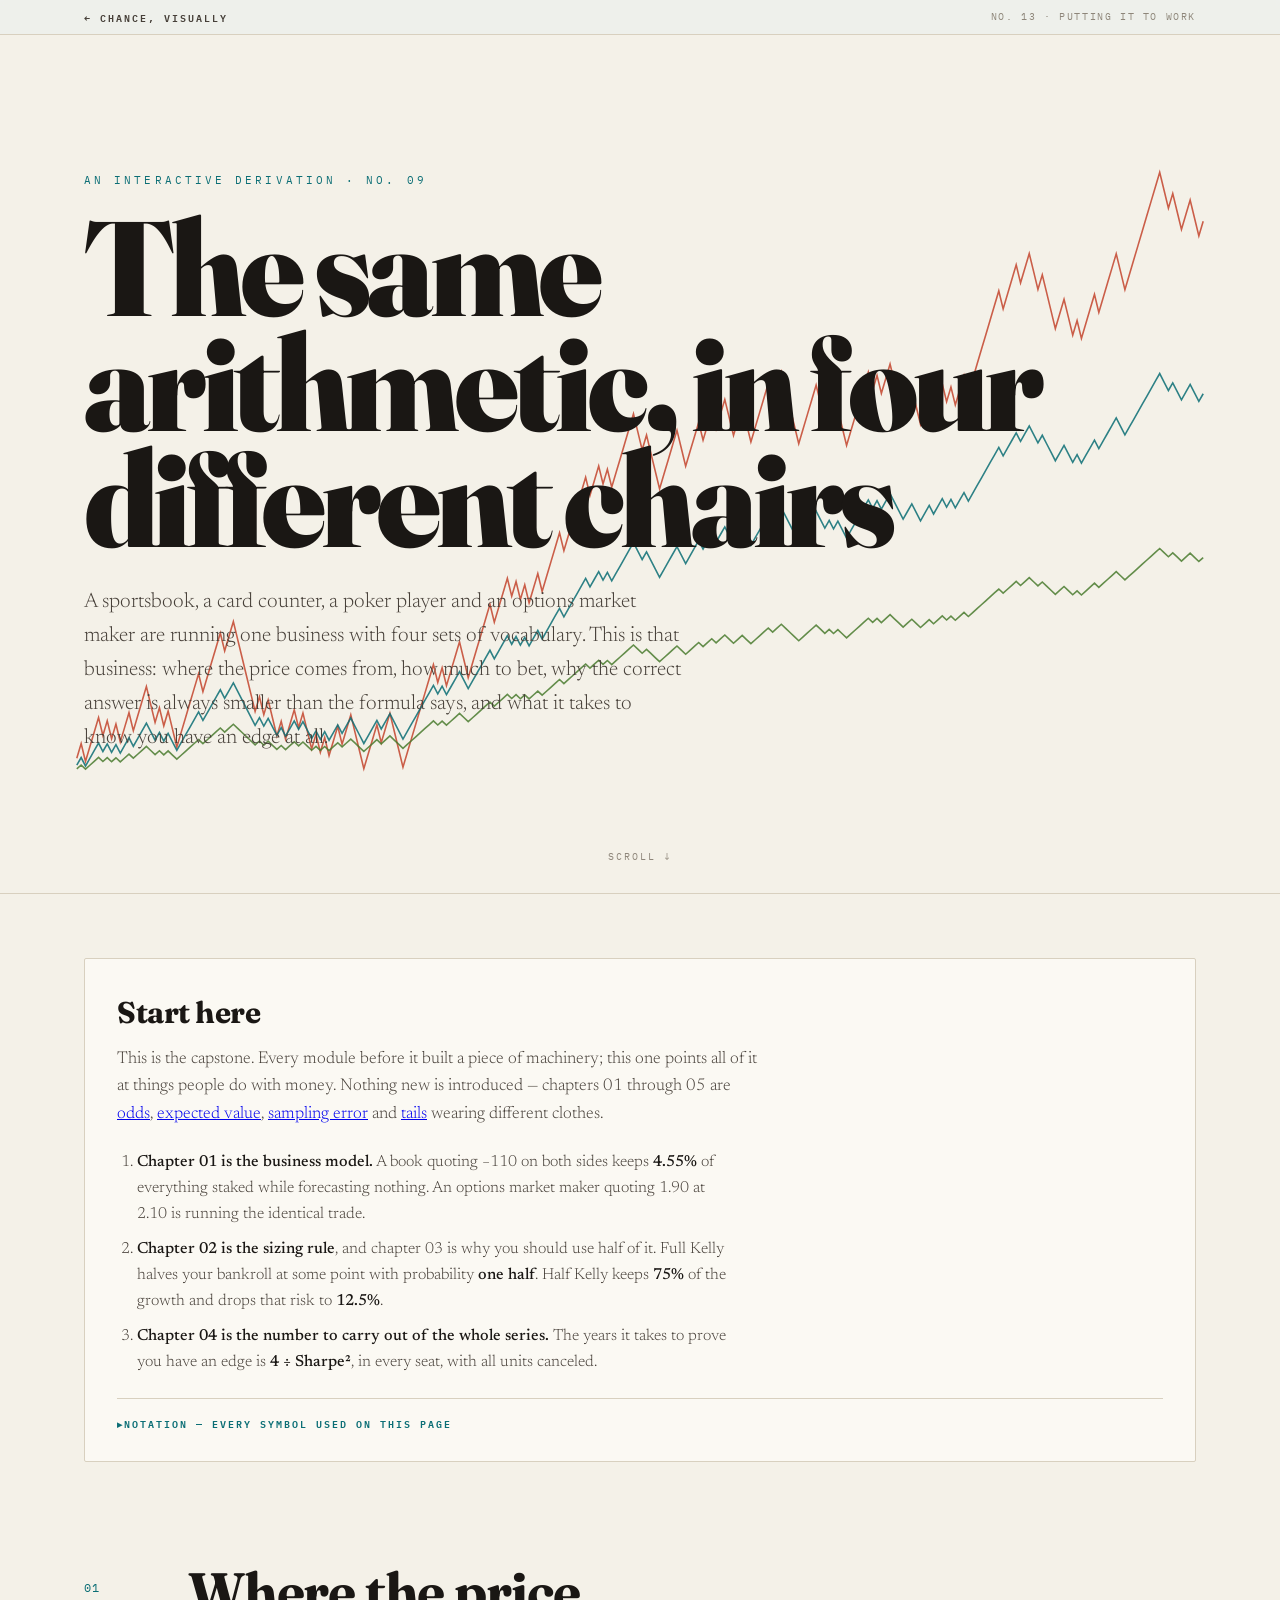
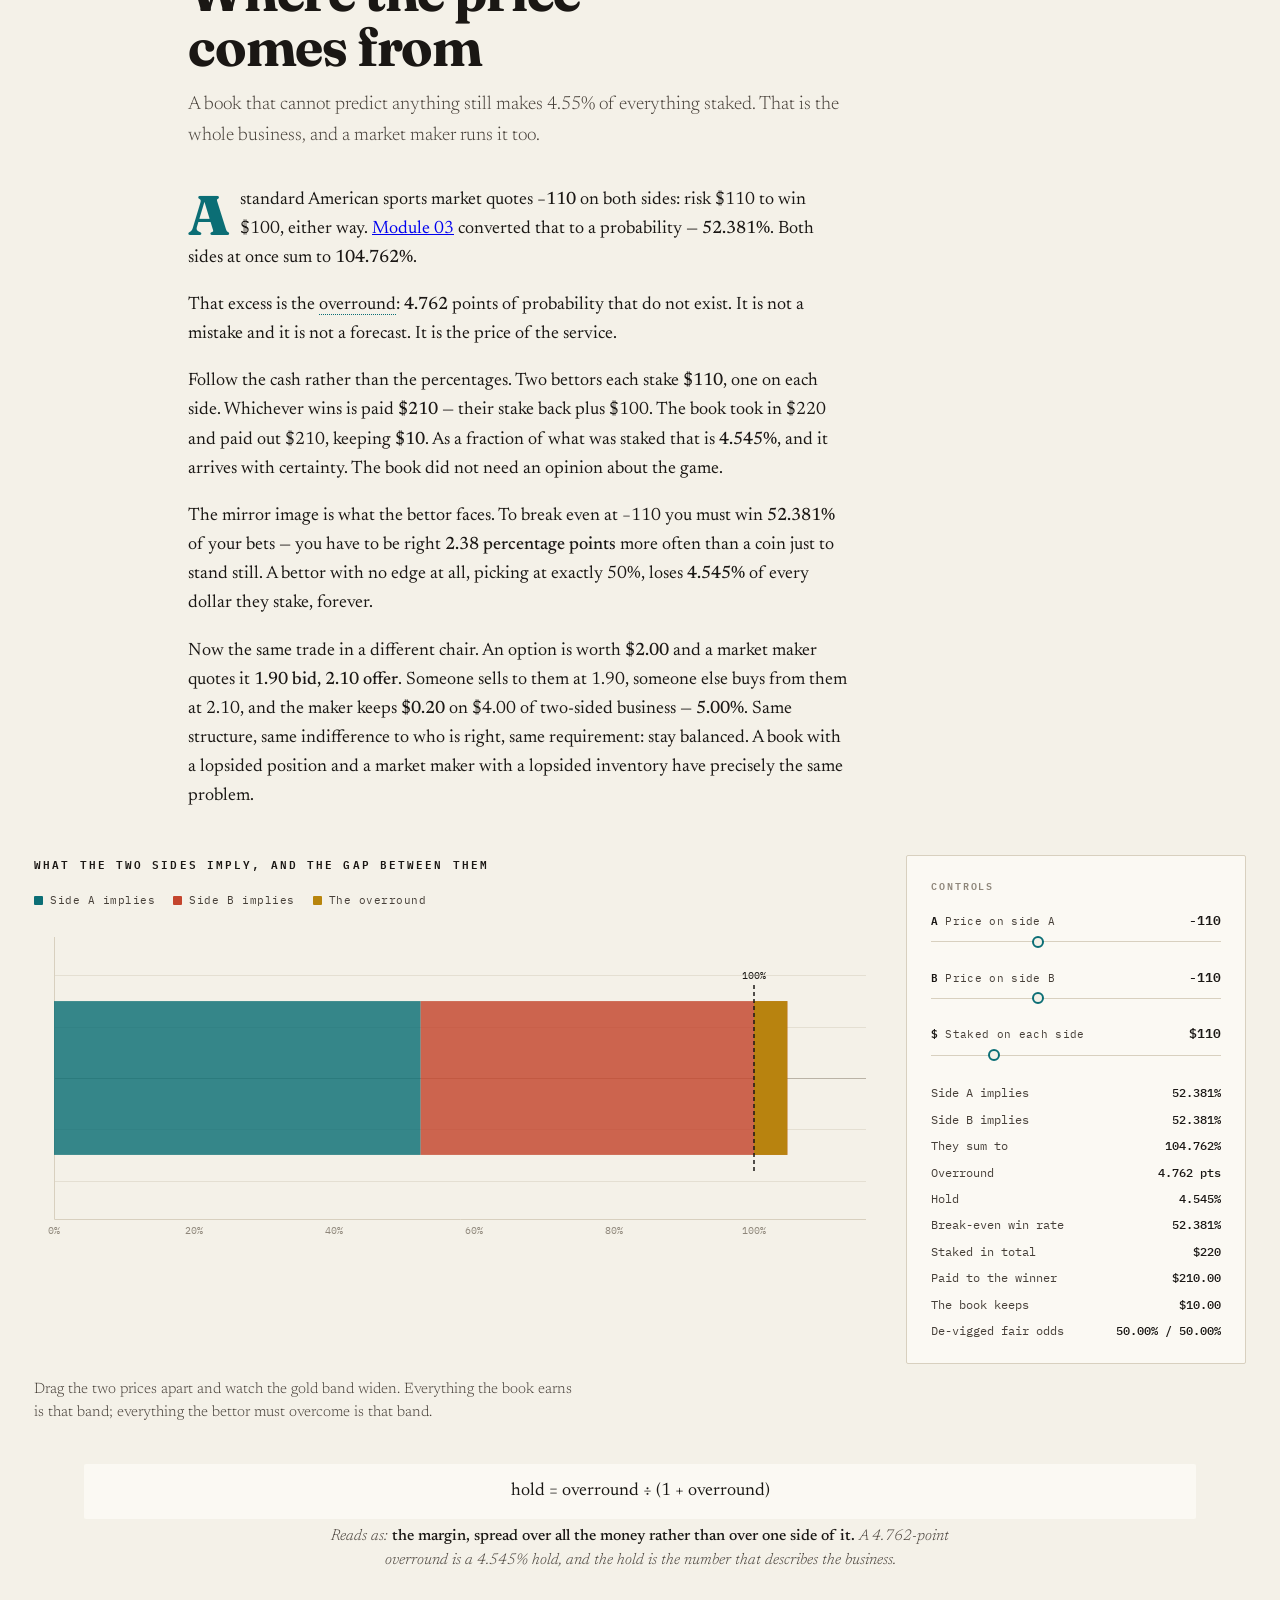
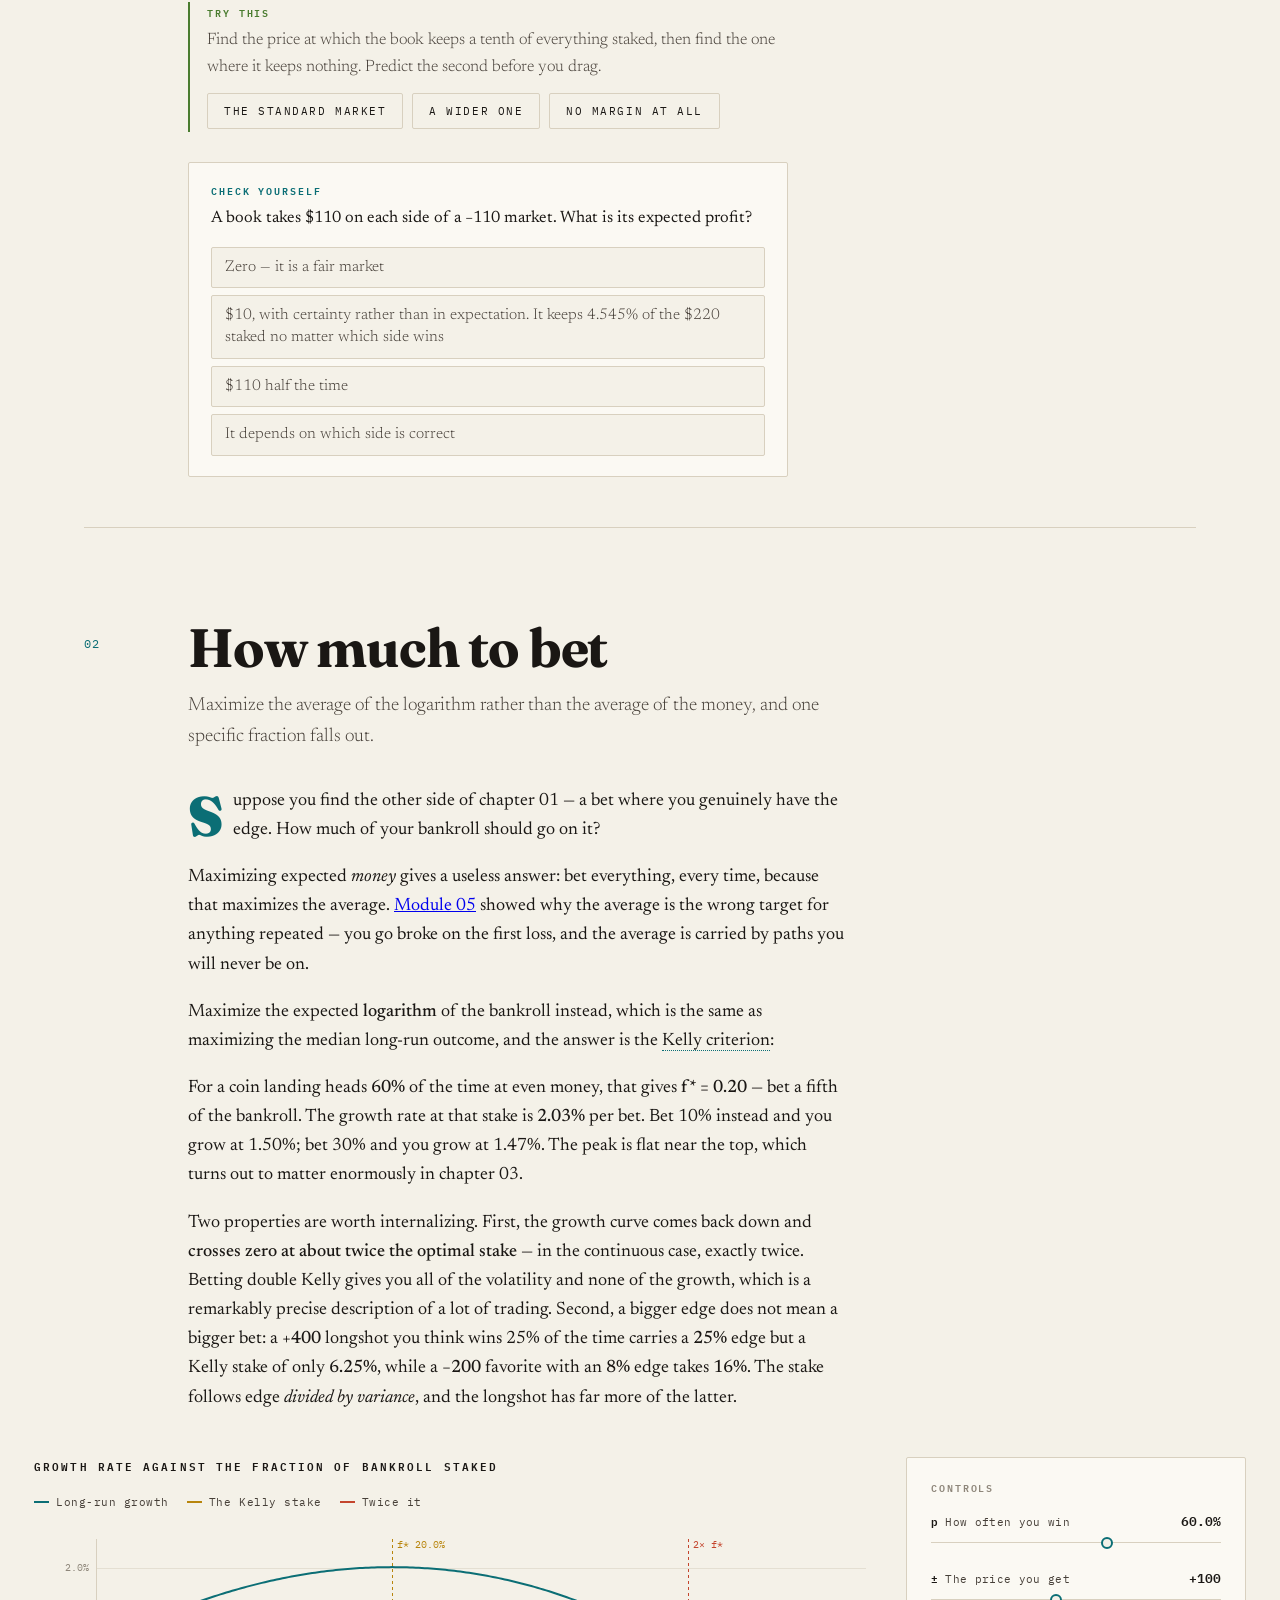
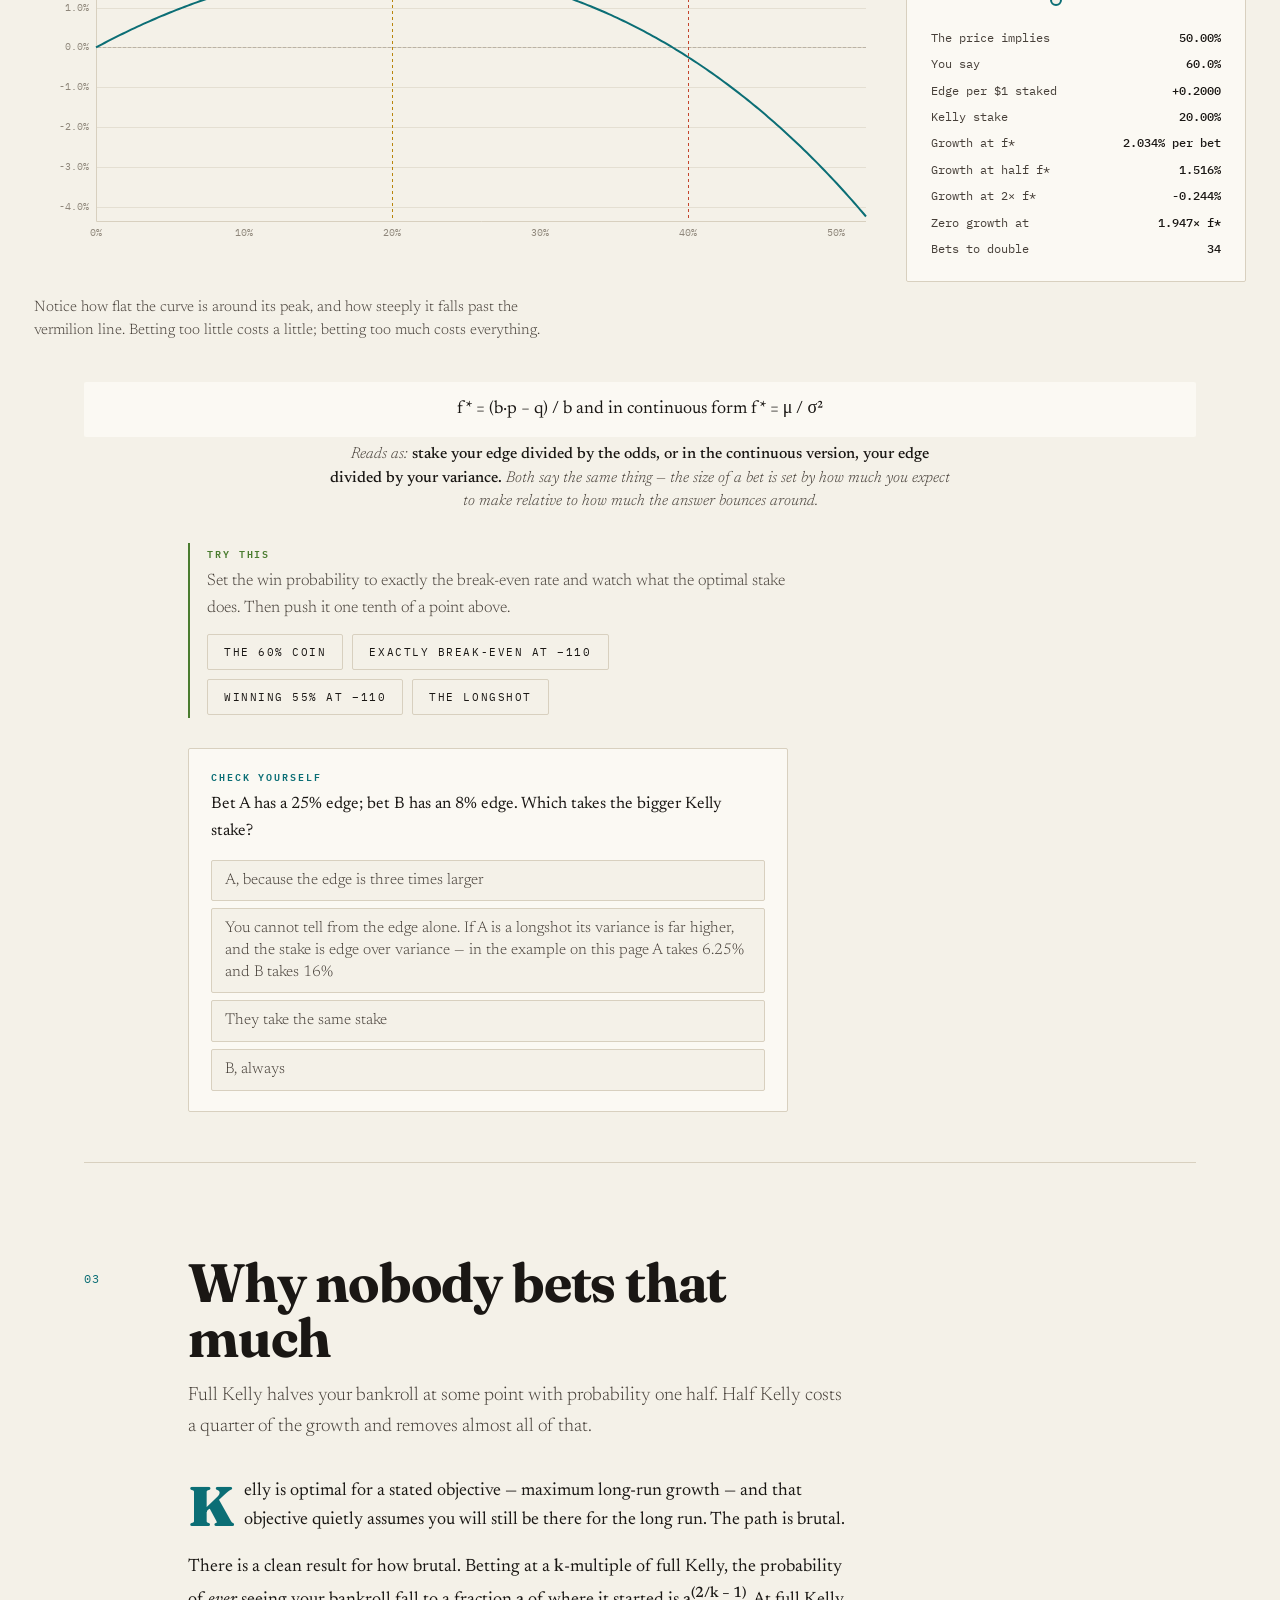
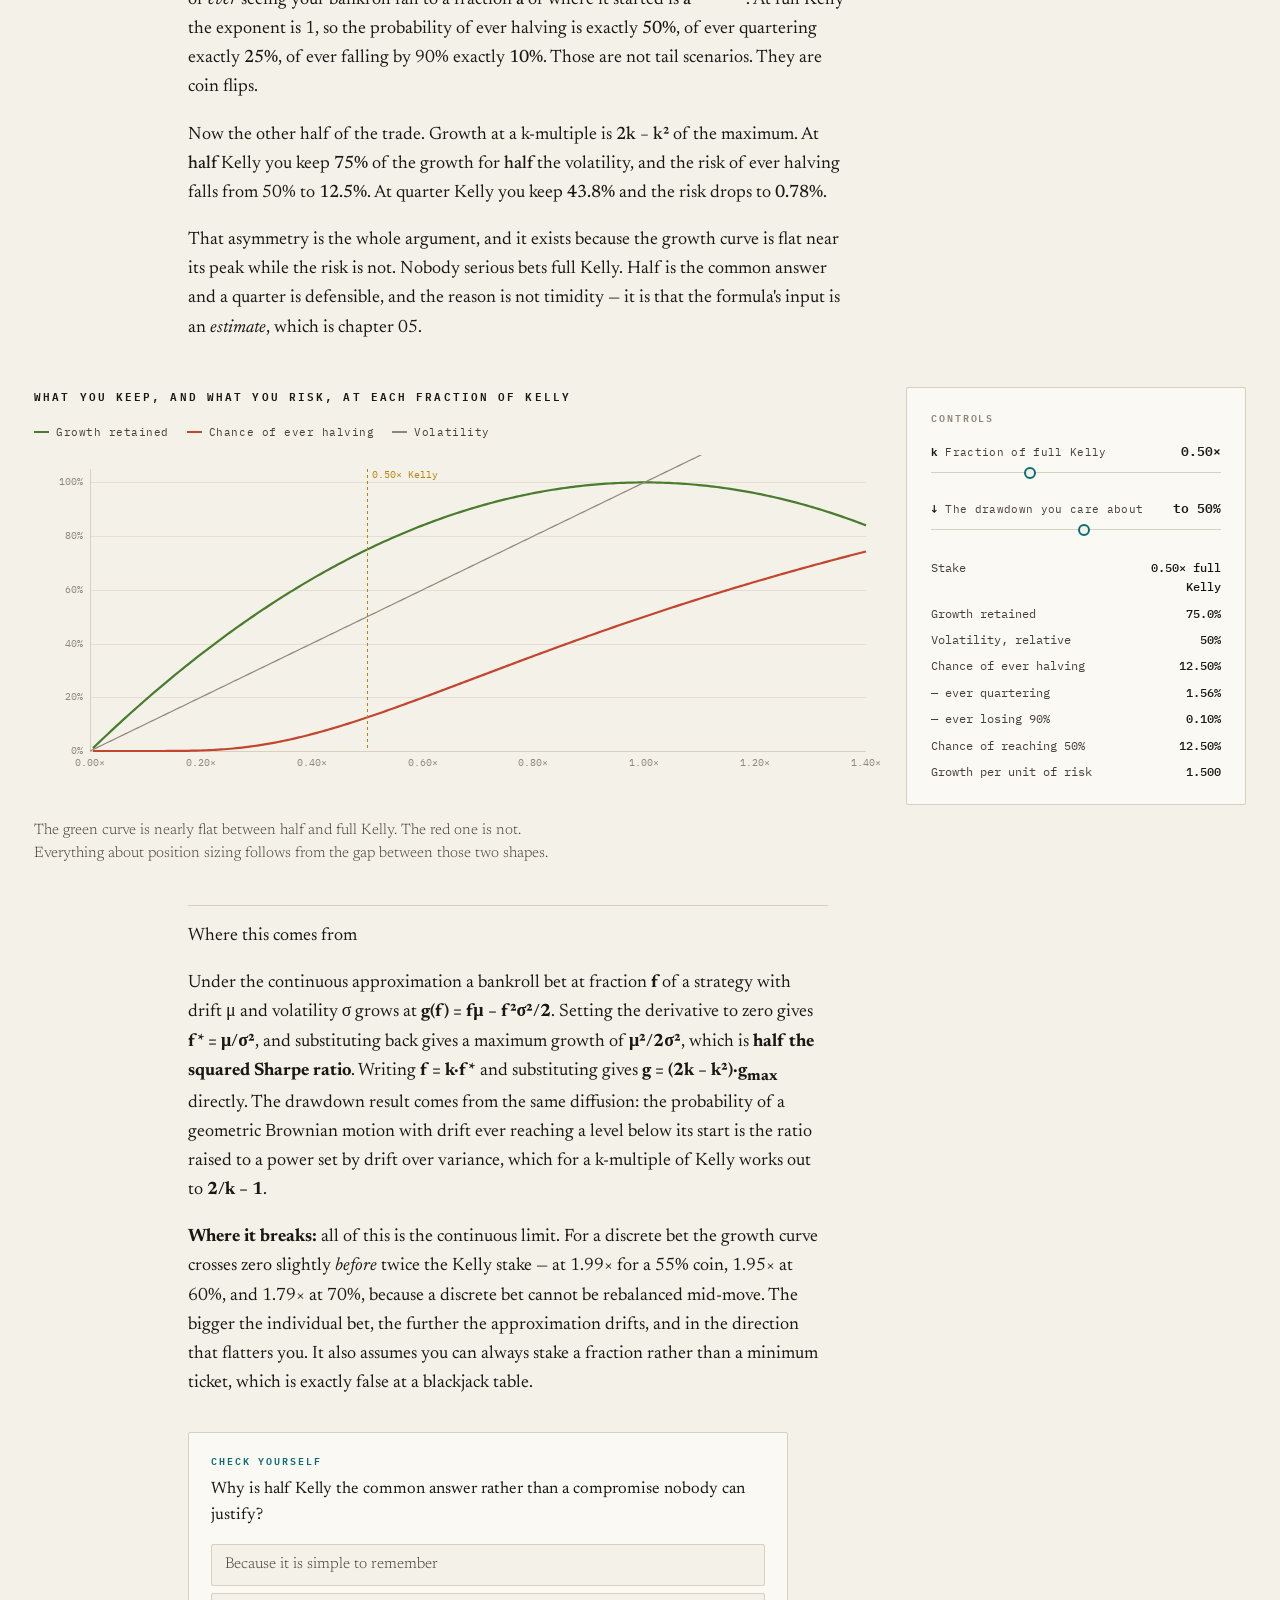
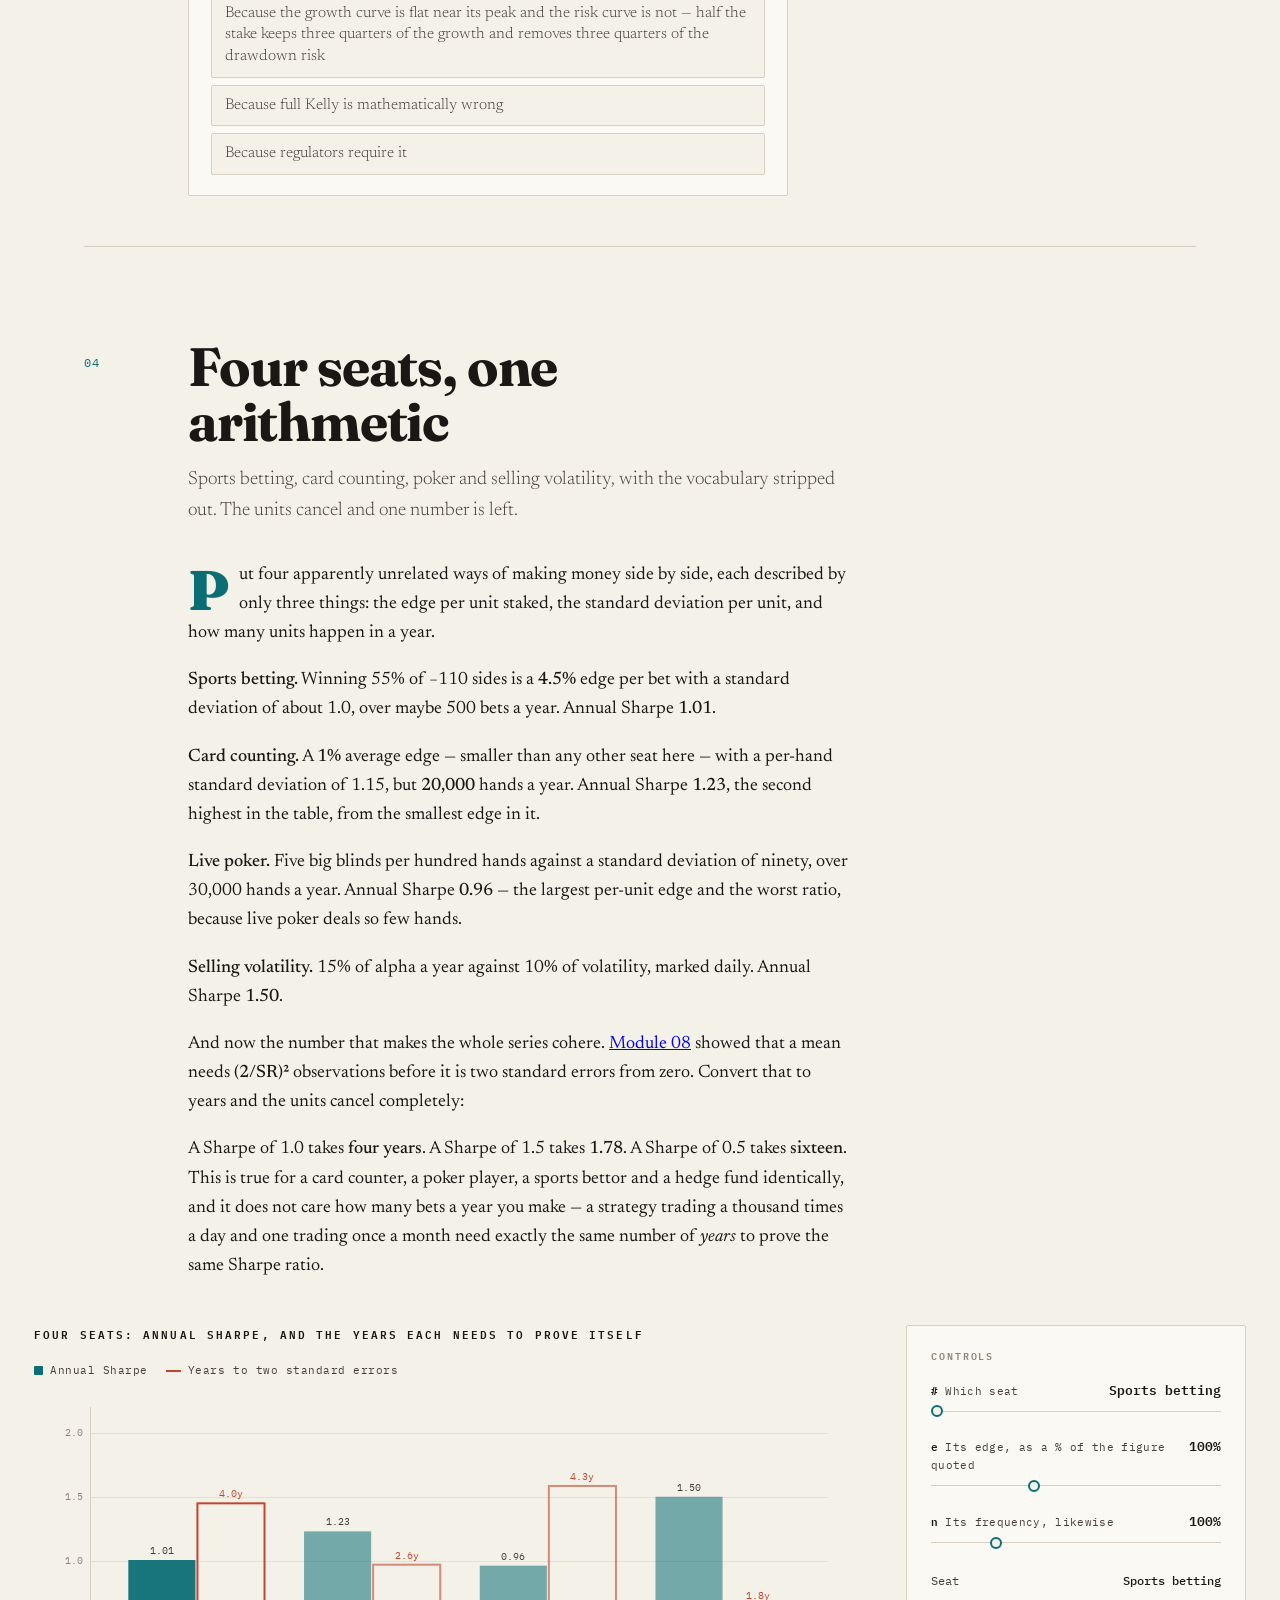
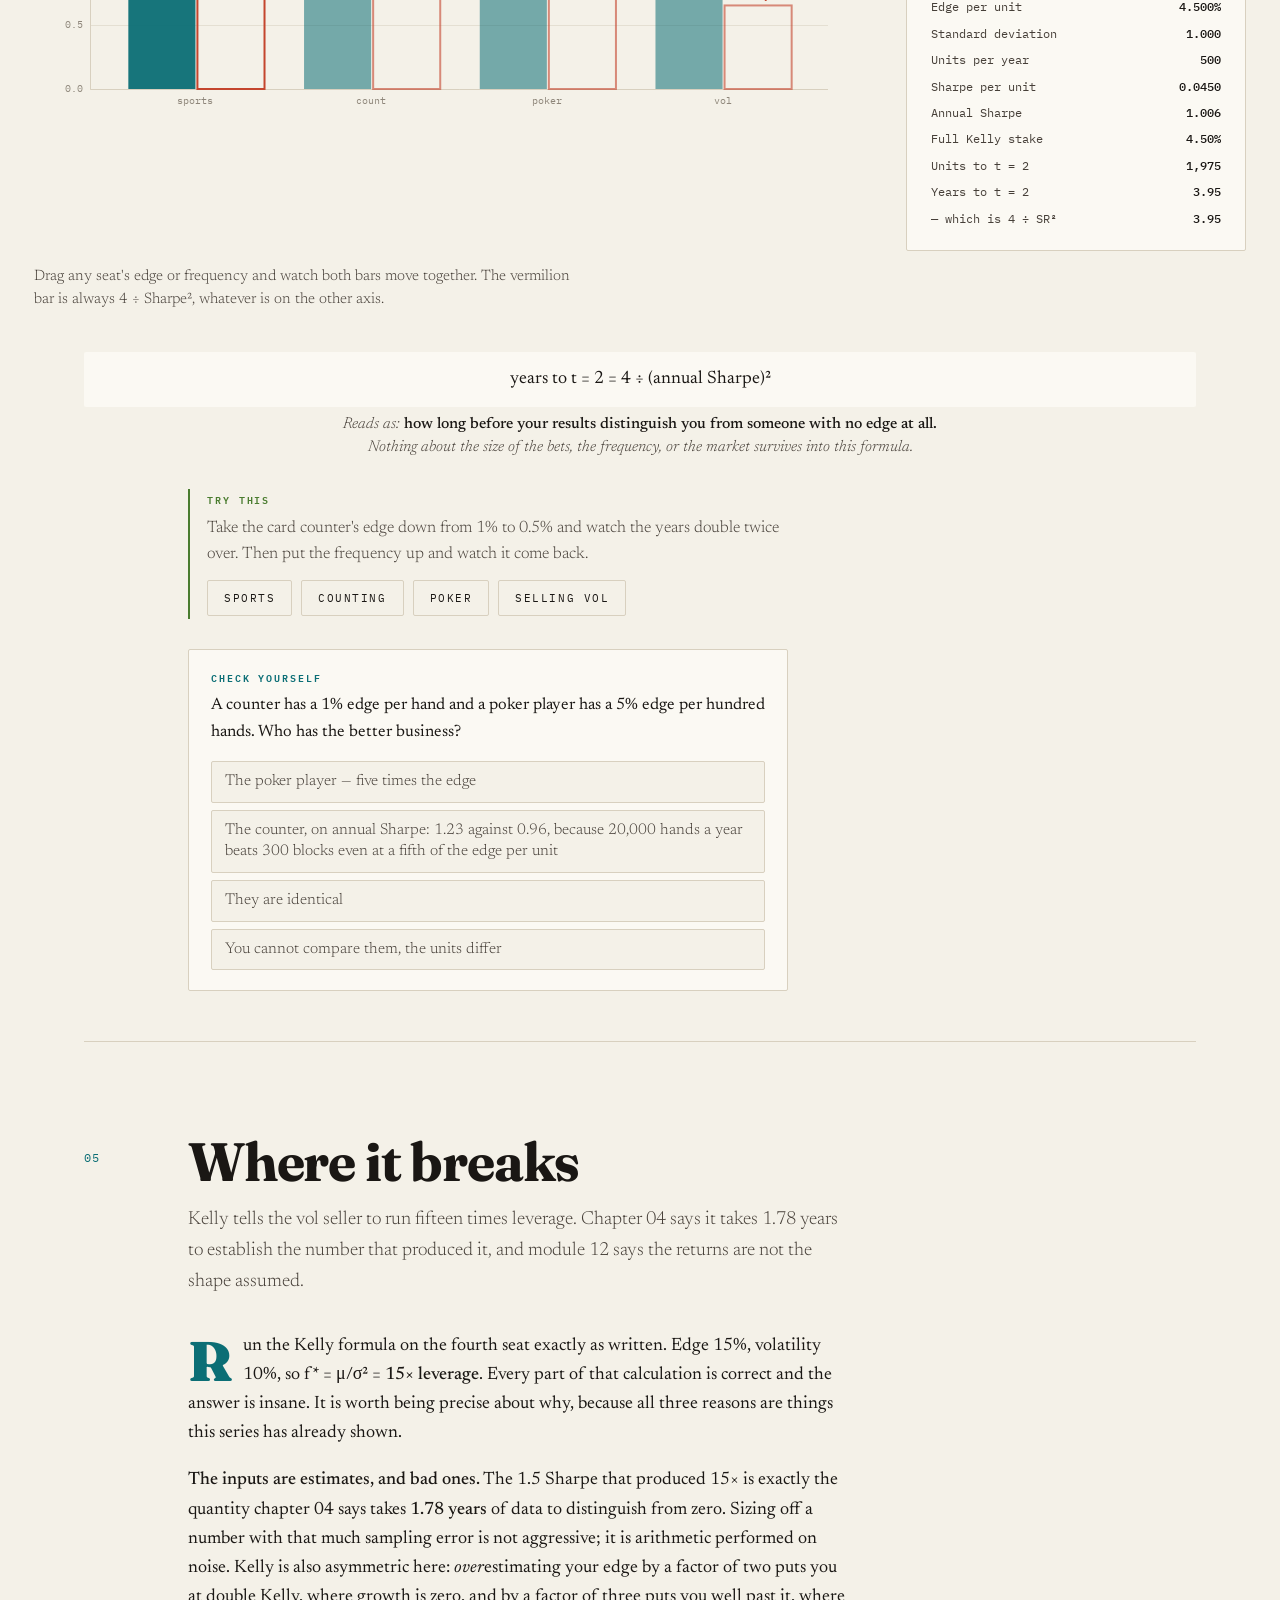
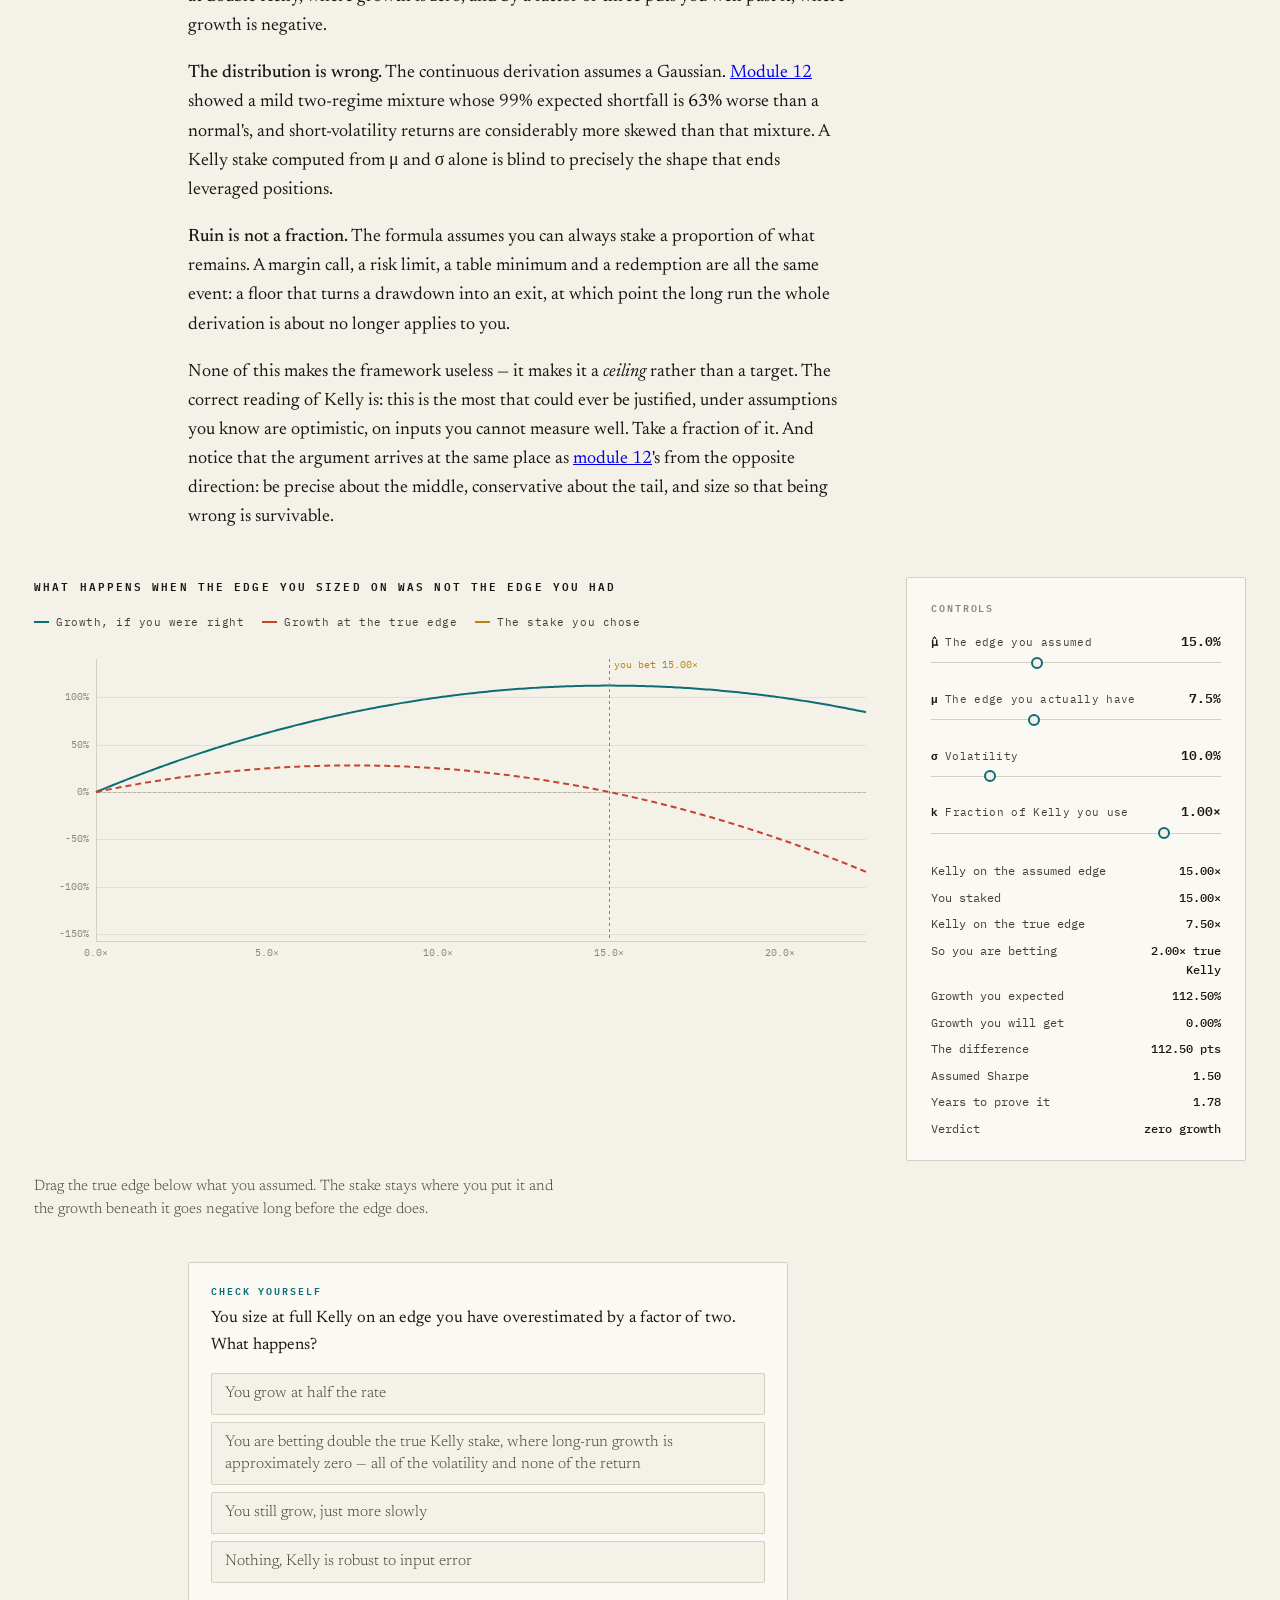
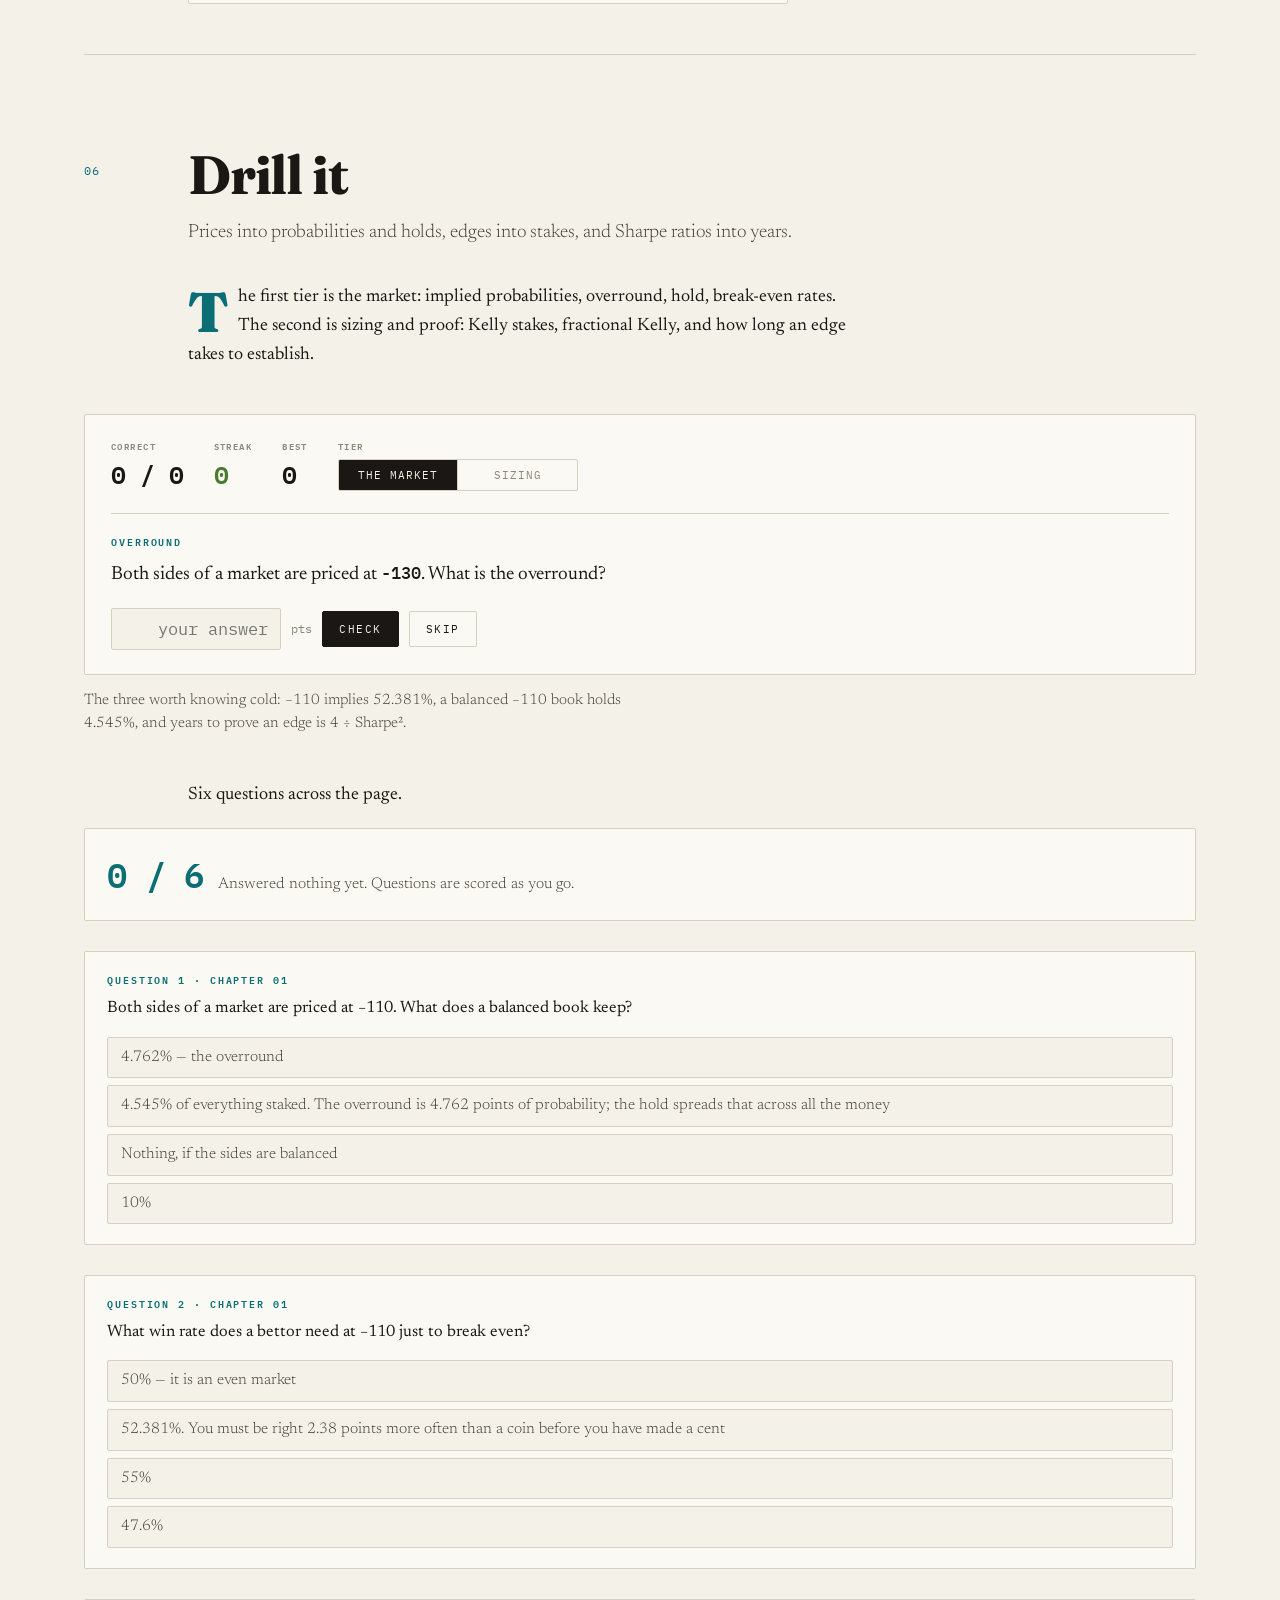
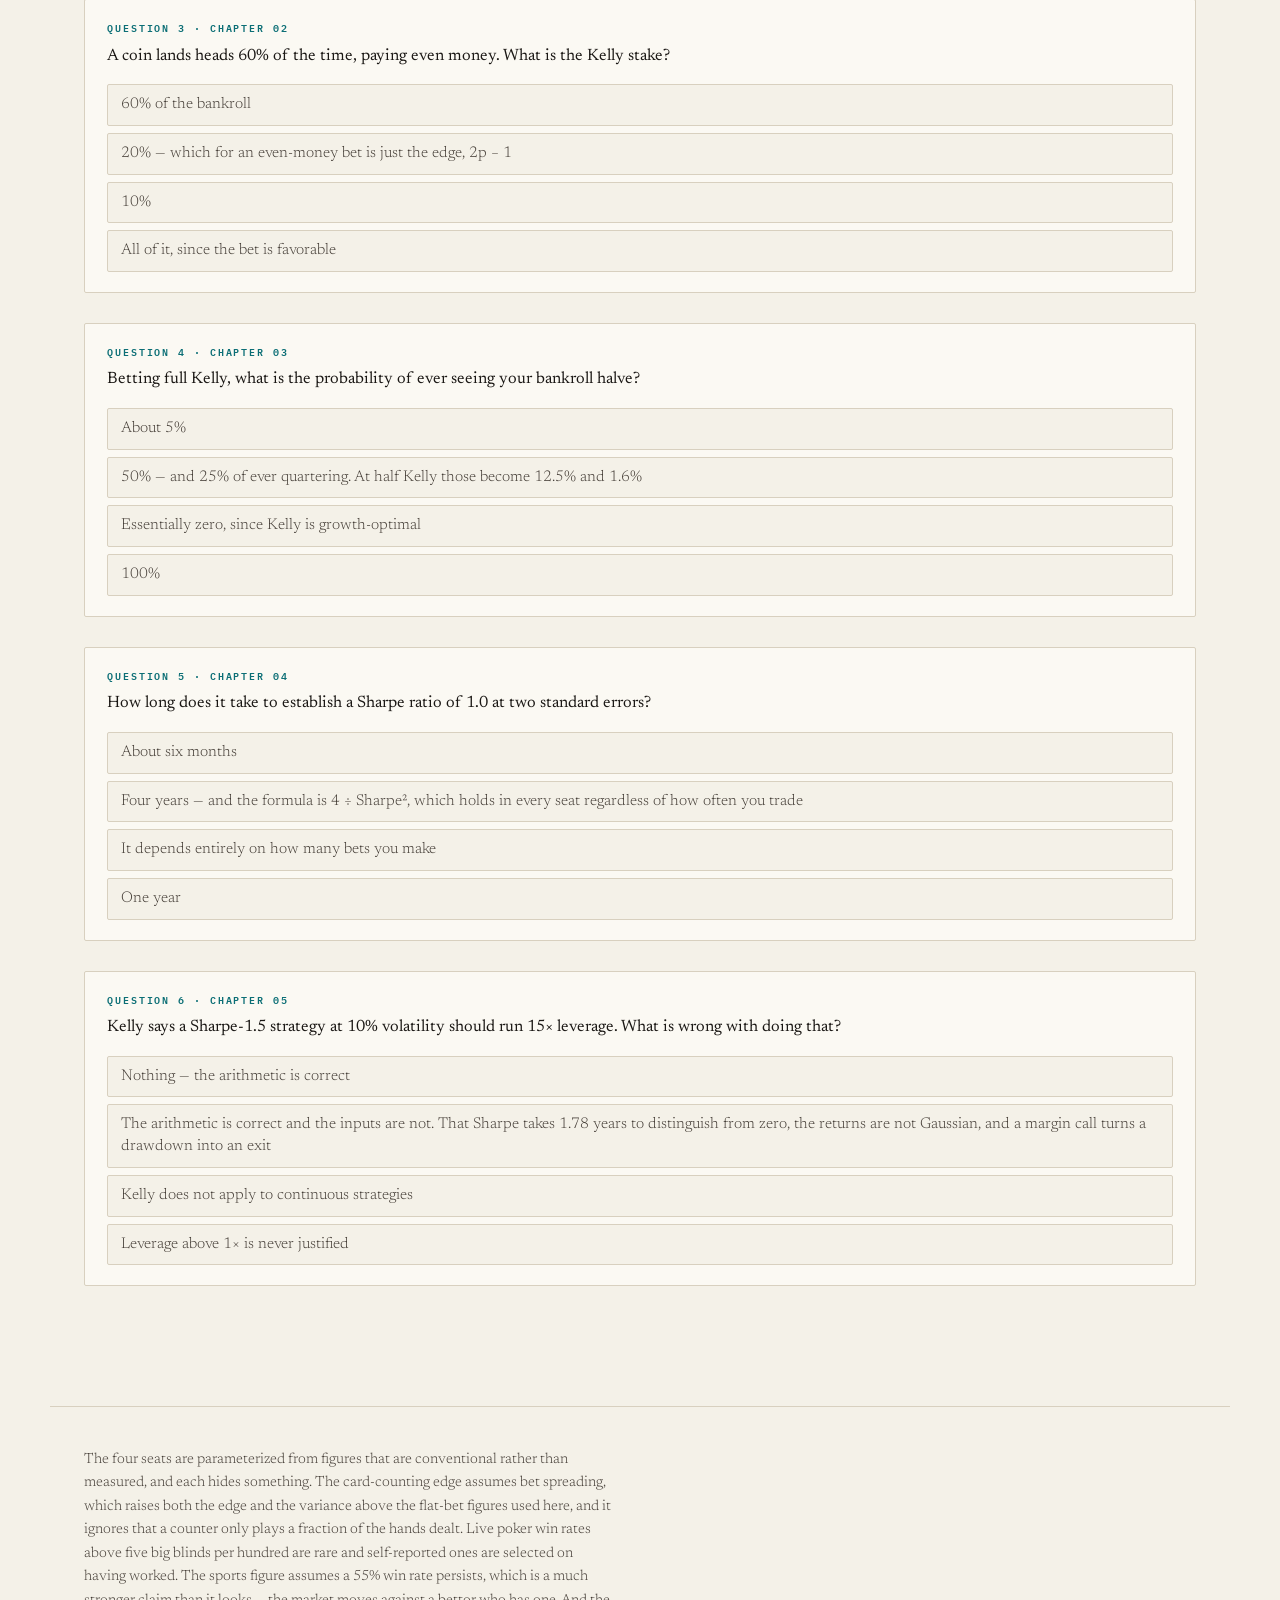
<file: docs/bet.html>
<!DOCTYPE html>
<html lang="en">
<head>
<meta charset="utf-8">
<meta name="viewport" content="width=device-width, initial-scale=1, viewport-fit=cover">
<meta name="color-scheme" content="light">
<meta name="theme-color" content="#F4F1E8">
<title>Putting It to Work — Chance, visually</title>
<meta name="description" content="A sportsbook, a card counter, a poker player and an options market maker running one business. Where the price comes from, how much to bet, why the answer is always smaller than the formula says, and the four-divided-by-Sharpe-squared rule for knowing you have an edge at all.">
<meta property="og:type" content="article">
<meta property="og:title" content="Putting It to Work — Chance, visually">
<meta property="og:description" content="A sportsbook, a card counter, a poker player and an options market maker running one business. Where the price comes from, how much to bet, why the answer is always smaller than the formula says, and the four-divided-by-Sharpe-squared rule for knowing you have an edge at all.">
<link rel="icon" href="data:image/svg+xml,<svg xmlns='http://www.w3.org/2000/svg' viewBox='0 0 32 32'><rect width='32' height='32' fill='%23F4F1E8'/><rect x='5' y='19' width='4' height='7' fill='%230B6E75'/><rect x='11' y='12' width='4' height='14' fill='%230B6E75'/><rect x='17' y='7' width='4' height='19' fill='%230B6E75'/><rect x='23' y='16' width='4' height='10' fill='%230B6E75'/></svg>">
<link rel="preconnect" href="https://fonts.googleapis.com">
<link rel="preconnect" href="https://fonts.gstatic.com" crossorigin>
<link href="https://fonts.googleapis.com/css2?family=Fraunces:opsz,wght@9..144,400;9..144,700;9..144,900&family=Newsreader:ital,opsz,wght@0,6..72,300;0,6..72,400;0,6..72,500;1,6..72,400&family=IBM+Plex+Mono:wght@400;500;600&display=swap" rel="stylesheet">
<link rel="stylesheet" href="assets/lab.css">
<link rel="stylesheet" href="assets/mobile.css">
<link rel="manifest" href="manifest.webmanifest">
<link rel="apple-touch-icon" href="icons/apple-touch-icon.png">
<meta name="apple-mobile-web-app-capable" content="yes">
<meta name="apple-mobile-web-app-status-bar-style" content="default">
<meta name="apple-mobile-web-app-title" content="Chance">
<meta name="mobile-web-app-capable" content="yes">
</head>
<body>
<header class="serieshead">
  <div class="in">
    <a class="home" href="index.html">← Chance, visually</a>
    <span class="num">No. 13 · Putting it to work</span>
  </div>
</header>

<div class="progress" id="prog"></div>
<nav class="chapnav" id="chapnav" aria-label="Chapters">
  <a href="#c1"><span>Setting the price</span><i></i></a>
  <a href="#c2"><span>How much to bet</span><i></i></a>
  <a href="#c3"><span>Why nobody bets that much</span><i></i></a>
  <a href="#c4"><span>Four seats, one arithmetic</span><i></i></a>
  <a href="#c5"><span>Where it breaks</span><i></i></a>
  <a href="#c6"><span>Drills</span><i></i></a>
</nav>

<div class="hero">
  <canvas id="heroCv" aria-hidden="true"></canvas>
  <div class="heroInner">
    <div class="eyebrow">An interactive derivation · No. 09</div>
    <h1>The same arithmetic, in four different chairs</h1>
    <p class="sub">A sportsbook, a card counter, a poker player and an options market maker are running one business with four sets of vocabulary. This is that business: where the price comes from, how much to bet, why the correct answer is always smaller than the formula says, and what it takes to know you have an edge at all.</p>
  </div>
  <div class="scrollcue">Scroll ↓</div>
</div>

<main>

<div class="orient">
  <h2>Start here</h2>
  <p class="lede">This is the capstone. Every module before it built a piece of machinery; this one points all of it at things people do with money. Nothing new is introduced — chapters 01 through 05 are <a href="odds.html">odds</a>, <a href="ev.html">expected value</a>, <a href="sample.html">sampling error</a> and <a href="tails.html">tails</a> wearing different clothes.</p>
  <ol>
    <li><b>Chapter 01 is the business model.</b> A book quoting −110 on both sides keeps <b>4.55%</b> of everything staked while forecasting nothing. An options market maker quoting 1.90 at 2.10 is running the identical trade.</li>
    <li><b>Chapter 02 is the sizing rule</b>, and chapter 03 is why you should use half of it. Full Kelly halves your bankroll at some point with probability <b>one half</b>. Half Kelly keeps <b>75%</b> of the growth and drops that risk to <b>12.5%</b>.</li>
    <li><b>Chapter 04 is the number to carry out of the whole series.</b> The years it takes to prove you have an edge is <b>4 ÷ Sharpe²</b>, in every seat, with all units canceled.</li>
  </ol>
  <details class="drop">
    <summary>Notation — every symbol used on this page</summary>
    <table class="ntab">
      <tr><td>−110</td><td>American odds: risk $110 to win $100. Implies 52.38%.</td></tr>
      <tr><td>Overround</td><td>How much the implied probabilities of a market sum past 100%. The book's built-in margin.</td></tr>
      <tr><td>Hold</td><td>The fraction of everything staked that a balanced book keeps. Smaller than the overround, and the number that matters.</td></tr>
      <tr><td>Bankroll</td><td>The money you are betting with, as opposed to the money you are betting.</td></tr>
      <tr><td>f*</td><td>The Kelly stake: the fraction of bankroll that maximizes long-run growth.</td></tr>
      <tr><td>bb/100</td><td>Poker's unit — big blinds won per hundred hands. A good live win rate is 5; the standard deviation around it is about 90.</td></tr>
      <tr><td>Sharpe ratio</td><td>Edge divided by the volatility around it, annualized. The one number that compares seats.</td></tr>
      <tr><td>Risk of ruin</td><td>The probability of ever falling to some fraction of the starting bankroll, over an unlimited number of bets.</td></tr>
    </table>
  </details>
</div>

<!-- ══════════ 01 ══════════ -->
<section class="chapter" id="c1">
  <div class="chead">
    <div class="cnum">01</div>
    <h2>Where the price comes from</h2>
    <p class="dek">A book that cannot predict anything still makes 4.55% of everything staked. That is the whole business, and a market maker runs it too.</p>
  </div>

  <div class="prose">
    <p class="lead">A standard American sports market quotes <b>−110</b> on both sides: risk $110 to win $100, either way. <a href="odds.html">Module 03</a> converted that to a probability — <b>52.381%</b>. Both sides at once sum to <b>104.762%</b>.</p>
    <p>That excess is the <span class="term" data-t="Overround" data-def="The amount by which the implied probabilities across a market sum past 100%. It is the book's margin expressed in probability terms, and it is why the quoted prices are never anyone's honest forecast.">overround</span>: <b>4.762</b> points of probability that do not exist. It is not a mistake and it is not a forecast. It is the price of the service.</p>
    <p>Follow the cash rather than the percentages. Two bettors each stake <b>$110</b>, one on each side. Whichever wins is paid <b>$210</b> — their stake back plus $100. The book took in $220 and paid out $210, keeping <b>$10</b>. As a fraction of what was staked that is <b>4.545%</b>, and it arrives with certainty. The book did not need an opinion about the game.</p>
    <p>The mirror image is what the bettor faces. To break even at −110 you must win <b>52.381%</b> of your bets — you have to be right <b>2.38 percentage points</b> more often than a coin just to stand still. A bettor with no edge at all, picking at exactly 50%, loses <b>4.545%</b> of every dollar they stake, forever.</p>
    <p>Now the same trade in a different chair. An option is worth <b>$2.00</b> and a market maker quotes it <b>1.90 bid, 2.10 offer</b>. Someone sells to them at 1.90, someone else buys from them at 2.10, and the maker keeps <b>$0.20</b> on $4.00 of two-sided business — <b>5.00%</b>. Same structure, same indifference to who is right, same requirement: stay balanced. A book with a lopsided position and a market maker with a lopsided inventory have precisely the same problem.</p>
  </div>

  <figure class="bleed">
    <div class="split wide">
      <div>
        <div class="figtop">
          <h3>What the two sides imply, and the gap between them</h3>
          <span class="legend" style="margin:0">
            <span><i class="sw" style="background:var(--blue)"></i>Side A implies</span>
            <span><i class="sw" style="background:var(--verm)"></i>Side B implies</span>
            <span><i class="sw" style="background:var(--ochre)"></i>The overround</span>
          </span>
        </div>
        <canvas id="cv1" height="310"></canvas>
      </div>
      <div class="rail panel">
        <h4>Controls</h4>
        <div id="ctl1"></div>
        <div class="kv" style="margin-top:20px" id="kv1"></div>
      </div>
    </div>
    <figcaption>Drag the two prices apart and watch the gold band widen. Everything the book earns is that band; everything the bettor must overcome is that band.</figcaption>
  </figure>

  <div class="mline">hold = overround ÷ (1 + overround)</div>
  <p class="mread">Reads as: <b>the margin, spread over all the money rather than over one side of it.</b> A 4.762-point overround is a 4.545% hold, and the hold is the number that describes the business.</p>

  <div class="try">
    <span class="lab">Try this</span>
    <p>Find the price at which the book keeps a tenth of everything staked, then find the one where it keeps nothing. Predict the second before you drag.</p>
    <div class="btnrow">
      <button class="act ghost" data-preset="c1" data-patch='{"a":-110,"b":-110}' data-focus="cv1">The standard market</button>
      <button class="act ghost" data-preset="c1" data-patch='{"a":-125,"b":-125}' data-focus="cv1">A wider one</button>
      <button class="act ghost" data-preset="c1" data-patch='{"a":100,"b":100}' data-focus="cv1">No margin at all</button>
    </div>
  </div>

  <div class="check">
    <span class="lab">Check yourself</span>
    <p class="q">A book takes $110 on each side of a −110 market. What is its expected profit?</p>
    <div class="opts">
      <button>Zero — it is a fair market</button>
      <button data-ok="1">$10, with certainty rather than in expectation. It keeps 4.545% of the $220 staked no matter which side wins</button>
      <button>$110 half the time</button>
      <button>It depends on which side is correct</button>
    </div>
    <div class="ans"><b>$10, and not as an expectation.</b> A balanced book has no exposure to the outcome — its profit is realized whatever happens. This is why the actual job of a bookmaker, like the actual job of a market maker, is moving prices to attract the side they are short of. Forecasting is a means to balancing, not the product.</div>
  </div>
</section>

<!-- ══════════ 02 ══════════ -->
<section class="chapter" id="c2">
  <div class="chead">
    <div class="cnum">02</div>
    <h2>How much to bet</h2>
    <p class="dek">Maximize the average of the logarithm rather than the average of the money, and one specific fraction falls out.</p>
  </div>

  <div class="prose">
    <p class="lead">Suppose you find the other side of chapter 01 — a bet where you genuinely have the edge. How much of your bankroll should go on it?</p>
    <p>Maximizing expected <em>money</em> gives a useless answer: bet everything, every time, because that maximizes the average. <a href="ev.html">Module 05</a> showed why the average is the wrong target for anything repeated — you go broke on the first loss, and the average is carried by paths you will never be on.</p>
    <p>Maximize the expected <b>logarithm</b> of the bankroll instead, which is the same as maximizing the median long-run outcome, and the answer is the <span class="term" data-t="Kelly criterion" data-def="The bet size that maximizes the expected logarithm of wealth, and so the long-run growth rate of a repeatedly-staked bankroll. For a bet paying b-to-1 with win probability p it is (bp − q)/b.">Kelly criterion</span>:</p>
    <p>For a coin landing heads <b>60%</b> of the time at even money, that gives <b>f* = 0.20</b> — bet a fifth of the bankroll. The growth rate at that stake is <b>2.03%</b> per bet. Bet 10% instead and you grow at 1.50%; bet 30% and you grow at 1.47%. The peak is flat near the top, which turns out to matter enormously in chapter 03.</p>
    <p>Two properties are worth internalizing. First, the growth curve comes back down and <b>crosses zero at about twice the optimal stake</b> — in the continuous case, exactly twice. Betting double Kelly gives you all of the volatility and none of the growth, which is a remarkably precise description of a lot of trading. Second, a bigger edge does not mean a bigger bet: a <b>+400</b> longshot you think wins 25% of the time carries a <b>25%</b> edge but a Kelly stake of only <b>6.25%</b>, while a <b>−200</b> favorite with an <b>8%</b> edge takes <b>16%</b>. The stake follows edge <em>divided by variance</em>, and the longshot has far more of the latter.</p>
  </div>

  <figure class="bleed">
    <div class="split wide">
      <div>
        <div class="figtop">
          <h3>Growth rate against the fraction of bankroll staked</h3>
          <span class="legend" style="margin:0">
            <span><i class="swl" style="background:var(--blue)"></i>Long-run growth</span>
            <span><i class="swl" style="background:var(--ochre)"></i>The Kelly stake</span>
            <span><i class="swl" style="background:var(--verm)"></i>Twice it</span>
          </span>
        </div>
        <canvas id="cv2" height="310"></canvas>
      </div>
      <div class="rail panel">
        <h4>Controls</h4>
        <div id="ctl2"></div>
        <div class="kv" style="margin-top:20px" id="kv2"></div>
      </div>
    </div>
    <figcaption>Notice how flat the curve is around its peak, and how steeply it falls past the vermilion line. Betting too little costs a little; betting too much costs everything.</figcaption>
  </figure>

  <div class="mline">f* = (b·p − q) / b          and in continuous form          f* = μ / σ²</div>
  <p class="mread">Reads as: <b>stake your edge divided by the odds, or in the continuous version, your edge divided by your variance.</b> Both say the same thing — the size of a bet is set by how much you expect to make relative to how much the answer bounces around.</p>

  <div class="try">
    <span class="lab">Try this</span>
    <p>Set the win probability to exactly the break-even rate and watch what the optimal stake does. Then push it one tenth of a point above.</p>
    <div class="btnrow">
      <button class="act ghost" data-preset="c2" data-patch='{"p":0.60,"odds":100}' data-focus="cv2">The 60% coin</button>
      <button class="act ghost" data-preset="c2" data-patch='{"p":0.5238,"odds":-110}' data-focus="cv2">Exactly break-even at −110</button>
      <button class="act ghost" data-preset="c2" data-patch='{"p":0.55,"odds":-110}' data-focus="cv2">Winning 55% at −110</button>
      <button class="act ghost" data-preset="c2" data-patch='{"p":0.25,"odds":400}' data-focus="cv2">The longshot</button>
    </div>
  </div>

  <div class="check">
    <span class="lab">Check yourself</span>
    <p class="q">Bet A has a 25% edge; bet B has an 8% edge. Which takes the bigger Kelly stake?</p>
    <div class="opts">
      <button>A, because the edge is three times larger</button>
      <button data-ok="1">You cannot tell from the edge alone. If A is a longshot its variance is far higher, and the stake is edge over variance — in the example on this page A takes 6.25% and B takes 16%</button>
      <button>They take the same stake</button>
      <button>B, always</button>
    </div>
    <div class="ans"><b>Edge alone does not size a bet.</b> This is the same statement as <a href="corr.html">module 11</a>'s: a number is meaningless until you know the spread around it. A large edge on something wild is a small bet; a modest edge on something tame is a large one.</div>
  </div>
</section>

<!-- ══════════ 03 ══════════ -->
<section class="chapter" id="c3">
  <div class="chead">
    <div class="cnum">03</div>
    <h2>Why nobody bets that much</h2>
    <p class="dek">Full Kelly halves your bankroll at some point with probability one half. Half Kelly costs a quarter of the growth and removes almost all of that.</p>
  </div>

  <div class="prose">
    <p class="lead">Kelly is optimal for a stated objective — maximum long-run growth — and that objective quietly assumes you will still be there for the long run. The path is brutal.</p>
    <p>There is a clean result for how brutal. Betting at a <b>k</b>-multiple of full Kelly, the probability of <em>ever</em> seeing your bankroll fall to a fraction <b>a</b> of where it started is <b>a<sup>(2/k − 1)</sup></b>. At full Kelly the exponent is 1, so the probability of ever halving is exactly <b>50%</b>, of ever quartering exactly <b>25%</b>, of ever falling by 90% exactly <b>10%</b>. Those are not tail scenarios. They are coin flips.</p>
    <p>Now the other half of the trade. Growth at a k-multiple is <b>2k − k²</b> of the maximum. At <b>half</b> Kelly you keep <b>75%</b> of the growth for <b>half</b> the volatility, and the risk of ever halving falls from 50% to <b>12.5%</b>. At quarter Kelly you keep <b>43.8%</b> and the risk drops to <b>0.78%</b>.</p>
    <p>That asymmetry is the whole argument, and it exists because the growth curve is flat near its peak while the risk is not. Nobody serious bets full Kelly. Half is the common answer and a quarter is defensible, and the reason is not timidity — it is that the formula's input is an <em>estimate</em>, which is chapter 05.</p>
  </div>

  <figure class="bleed">
    <div class="split wide">
      <div>
        <div class="figtop">
          <h3>What you keep, and what you risk, at each fraction of Kelly</h3>
          <span class="legend" style="margin:0">
            <span><i class="swl" style="background:var(--moss)"></i>Growth retained</span>
            <span><i class="swl" style="background:var(--verm)"></i>Chance of ever halving</span>
            <span><i class="swl" style="background:var(--grey)"></i>Volatility</span>
          </span>
        </div>
        <canvas id="cv3" height="310"></canvas>
      </div>
      <div class="rail panel">
        <h4>Controls</h4>
        <div id="ctl3"></div>
        <div class="kv" style="margin-top:20px" id="kv3"></div>
      </div>
    </div>
    <figcaption>The green curve is nearly flat between half and full Kelly. The red one is not. Everything about position sizing follows from the gap between those two shapes.</figcaption>
  </figure>

  <div class="derive">
    <span class="lab">Where this comes from</span>
    <p>Under the continuous approximation a bankroll bet at fraction <b>f</b> of a strategy with drift μ and volatility σ grows at <b>g(f) = fμ − f²σ²/2</b>. Setting the derivative to zero gives <b>f* = μ/σ²</b>, and substituting back gives a maximum growth of <b>μ²/2σ²</b>, which is <b>half the squared Sharpe ratio</b>. Writing <b>f = k·f*</b> and substituting gives <b>g = (2k − k²)·g<sub>max</sub></b> directly. The drawdown result comes from the same diffusion: the probability of a geometric Brownian motion with drift ever reaching a level below its start is the ratio raised to a power set by drift over variance, which for a k-multiple of Kelly works out to <b>2/k − 1</b>.</p>
    <p><b>Where it breaks:</b> all of this is the continuous limit. For a discrete bet the growth curve crosses zero slightly <em>before</em> twice the Kelly stake — at 1.99× for a 55% coin, 1.95× at 60%, and 1.79× at 70%, because a discrete bet cannot be rebalanced mid-move. The bigger the individual bet, the further the approximation drifts, and in the direction that flatters you. It also assumes you can always stake a fraction rather than a minimum ticket, which is exactly false at a blackjack table.</p>
  </div>

  <div class="check">
    <span class="lab">Check yourself</span>
    <p class="q">Why is half Kelly the common answer rather than a compromise nobody can justify?</p>
    <div class="opts">
      <button>Because it is simple to remember</button>
      <button data-ok="1">Because the growth curve is flat near its peak and the risk curve is not — half the stake keeps three quarters of the growth and removes three quarters of the drawdown risk</button>
      <button>Because full Kelly is mathematically wrong</button>
      <button>Because regulators require it</button>
    </div>
    <div class="ans"><b>The two curves have different shapes.</b> Growth is quadratic near its maximum, so it barely moves when you back off; the probability of ruin is a power law in the same parameter, so it collapses. Any time you find an optimum that is flat on one axis and steep on another, sitting below the peak is nearly free.</div>
  </div>
</section>

<!-- ══════════ 04 ══════════ -->
<section class="chapter" id="c4">
  <div class="chead">
    <div class="cnum">04</div>
    <h2>Four seats, one arithmetic</h2>
    <p class="dek">Sports betting, card counting, poker and selling volatility, with the vocabulary stripped out. The units cancel and one number is left.</p>
  </div>

  <div class="prose">
    <p class="lead">Put four apparently unrelated ways of making money side by side, each described by only three things: the edge per unit staked, the standard deviation per unit, and how many units happen in a year.</p>
    <p><b>Sports betting.</b> Winning 55% of −110 sides is a <b>4.5%</b> edge per bet with a standard deviation of about 1.0, over maybe 500 bets a year. Annual Sharpe <b>1.01</b>.</p>
    <p><b>Card counting.</b> A <b>1%</b> average edge — smaller than any other seat here — with a per-hand standard deviation of 1.15, but <b>20,000</b> hands a year. Annual Sharpe <b>1.23</b>, the second highest in the table, from the smallest edge in it.</p>
    <p><b>Live poker.</b> Five big blinds per hundred hands against a standard deviation of ninety, over 30,000 hands a year. Annual Sharpe <b>0.96</b> — the largest per-unit edge and the worst ratio, because live poker deals so few hands.</p>
    <p><b>Selling volatility.</b> 15% of alpha a year against 10% of volatility, marked daily. Annual Sharpe <b>1.50</b>.</p>
    <p>And now the number that makes the whole series cohere. <a href="sample.html">Module 08</a> showed that a mean needs <b>(2/SR)²</b> observations before it is two standard errors from zero. Convert that to years and the units cancel completely:</p>
    <p>A Sharpe of 1.0 takes <b>four years</b>. A Sharpe of 1.5 takes <b>1.78</b>. A Sharpe of 0.5 takes <b>sixteen</b>. This is true for a card counter, a poker player, a sports bettor and a hedge fund identically, and it does not care how many bets a year you make — a strategy trading a thousand times a day and one trading once a month need exactly the same number of <em>years</em> to prove the same Sharpe ratio.</p>
  </div>

  <figure class="bleed">
    <div class="split wide">
      <div>
        <div class="figtop">
          <h3>Four seats: annual Sharpe, and the years each needs to prove itself</h3>
          <span class="legend" style="margin:0">
            <span><i class="sw" style="background:var(--blue)"></i>Annual Sharpe</span>
            <span><i class="swl" style="background:var(--verm)"></i>Years to two standard errors</span>
          </span>
        </div>
        <canvas id="cv4" height="310"></canvas>
      </div>
      <div class="rail panel">
        <h4>Controls</h4>
        <div id="ctl4"></div>
        <div class="kv" style="margin-top:20px" id="kv4"></div>
      </div>
    </div>
    <figcaption>Drag any seat's edge or frequency and watch both bars move together. The vermilion bar is always 4 ÷ Sharpe², whatever is on the other axis.</figcaption>
  </figure>

  <div class="mline">years to t = 2   =   4 ÷ (annual Sharpe)²</div>
  <p class="mread">Reads as: <b>how long before your results distinguish you from someone with no edge at all.</b> Nothing about the size of the bets, the frequency, or the market survives into this formula.</p>

  <div class="try">
    <span class="lab">Try this</span>
    <p>Take the card counter's edge down from 1% to 0.5% and watch the years double twice over. Then put the frequency up and watch it come back.</p>
    <div class="btnrow">
      <button class="act ghost" data-preset="c4" data-patch='{"seat":1}' data-focus="cv4">Sports</button>
      <button class="act ghost" data-preset="c4" data-patch='{"seat":2}' data-focus="cv4">Counting</button>
      <button class="act ghost" data-preset="c4" data-patch='{"seat":3}' data-focus="cv4">Poker</button>
      <button class="act ghost" data-preset="c4" data-patch='{"seat":4}' data-focus="cv4">Selling vol</button>
    </div>
  </div>

  <div class="check">
    <span class="lab">Check yourself</span>
    <p class="q">A counter has a 1% edge per hand and a poker player has a 5% edge per hundred hands. Who has the better business?</p>
    <div class="opts">
      <button>The poker player — five times the edge</button>
      <button data-ok="1">The counter, on annual Sharpe: 1.23 against 0.96, because 20,000 hands a year beats 300 blocks even at a fifth of the edge per unit</button>
      <button>They are identical</button>
      <button>You cannot compare them, the units differ</button>
    </div>
    <div class="ans"><b>Frequency is what makes an edge bankable.</b> The units differing is precisely what the Sharpe ratio is for — it divides by the standard deviation and multiplies by the square root of the count, and everything idiosyncratic cancels. This is also the honest reason high-frequency trading exists: a per-trade edge far too small to notice becomes a Sharpe nobody else can reach, purely from the count.</div>
  </div>
</section>

<!-- ══════════ 05 ══════════ -->
<section class="chapter" id="c5">
  <div class="chead">
    <div class="cnum">05</div>
    <h2>Where it breaks</h2>
    <p class="dek">Kelly tells the vol seller to run fifteen times leverage. Chapter 04 says it takes 1.78 years to establish the number that produced it, and module 12 says the returns are not the shape assumed.</p>
  </div>

  <div class="prose">
    <p class="lead">Run the Kelly formula on the fourth seat exactly as written. Edge 15%, volatility 10%, so f* = μ/σ² = <b>15× leverage</b>. Every part of that calculation is correct and the answer is insane. It is worth being precise about why, because all three reasons are things this series has already shown.</p>
    <p><b>The inputs are estimates, and bad ones.</b> The 1.5 Sharpe that produced 15× is exactly the quantity chapter 04 says takes <b>1.78 years</b> of data to distinguish from zero. Sizing off a number with that much sampling error is not aggressive; it is arithmetic performed on noise. Kelly is also asymmetric here: <em>over</em>estimating your edge by a factor of two puts you at double Kelly, where growth is zero, and by a factor of three puts you well past it, where growth is negative.</p>
    <p><b>The distribution is wrong.</b> The continuous derivation assumes a Gaussian. <a href="tails.html">Module 12</a> showed a mild two-regime mixture whose 99% expected shortfall is <b>63%</b> worse than a normal's, and short-volatility returns are considerably more skewed than that mixture. A Kelly stake computed from μ and σ alone is blind to precisely the shape that ends leveraged positions.</p>
    <p><b>Ruin is not a fraction.</b> The formula assumes you can always stake a proportion of what remains. A margin call, a risk limit, a table minimum and a redemption are all the same event: a floor that turns a drawdown into an exit, at which point the long run the whole derivation is about no longer applies to you.</p>
    <p>None of this makes the framework useless — it makes it a <em>ceiling</em> rather than a target. The correct reading of Kelly is: this is the most that could ever be justified, under assumptions you know are optimistic, on inputs you cannot measure well. Take a fraction of it. And notice that the argument arrives at the same place as <a href="tails.html">module 12</a>'s from the opposite direction: be precise about the middle, conservative about the tail, and size so that being wrong is survivable.</p>
  </div>

  <figure class="bleed">
    <div class="split wide">
      <div>
        <div class="figtop">
          <h3>What happens when the edge you sized on was not the edge you had</h3>
          <span class="legend" style="margin:0">
            <span><i class="swl" style="background:var(--blue)"></i>Growth, if you were right</span>
            <span><i class="swl" style="background:var(--verm)"></i>Growth at the true edge</span>
            <span><i class="swl" style="background:var(--ochre)"></i>The stake you chose</span>
          </span>
        </div>
        <canvas id="cv5" height="310"></canvas>
      </div>
      <div class="rail panel">
        <h4>Controls</h4>
        <div id="ctl5"></div>
        <div class="kv" style="margin-top:20px" id="kv5"></div>
      </div>
    </div>
    <figcaption>Drag the true edge below what you assumed. The stake stays where you put it and the growth beneath it goes negative long before the edge does.</figcaption>
  </figure>

  <div class="check">
    <span class="lab">Check yourself</span>
    <p class="q">You size at full Kelly on an edge you have overestimated by a factor of two. What happens?</p>
    <div class="opts">
      <button>You grow at half the rate</button>
      <button data-ok="1">You are betting double the true Kelly stake, where long-run growth is approximately zero — all of the volatility and none of the return</button>
      <button>You still grow, just more slowly</button>
      <button>Nothing, Kelly is robust to input error</button>
    </div>
    <div class="ans"><b>Double the true Kelly stake, which is the zero-growth point.</b> This is the strongest practical argument for fractional Kelly, and it is not about risk appetite: if you size at half Kelly and your edge estimate is double the truth, you land on full Kelly of the real edge — still the growth-maximizing bet. The fraction buys you a margin of error in the input, not just a smoother ride.</div>
  </div>
</section>

<!-- ══════════ 06 ══════════ -->
<section class="chapter" id="c6">
  <div class="chead">
    <div class="cnum">06</div>
    <h2>Drill it</h2>
    <p class="dek">Prices into probabilities and holds, edges into stakes, and Sharpe ratios into years.</p>
  </div>

  <div class="prose">
    <p class="lead">The first tier is the market: implied probabilities, overround, hold, break-even rates. The second is sizing and proof: Kelly stakes, fractional Kelly, and how long an edge takes to establish.</p>
  </div>

  <figure>
    <div class="drill" id="drill">
      <div class="dstats">
        <div class="c"><span class="k">Correct</span><span class="v" id="dScore">0 / 0</span></div>
        <div class="c"><span class="k">Streak</span><span class="v" id="dStreak" style="color:var(--moss)">0</span></div>
        <div class="c"><span class="k">Best</span><span class="v" id="dBest">0</span></div>
        <div class="c" style="flex:1;min-width:170px"><span class="k">Tier</span>
          <div class="seg" style="margin-top:5px;max-width:240px">
            <button id="dT1" aria-pressed="true">The market</button>
            <button id="dT2" aria-pressed="false">Sizing</button>
          </div>
        </div>
      </div>
      <span class="qn" id="dKind">Question</span>
      <p class="qt" id="dText">Loading…</p>
      <div class="ansrow">
        <input type="text" inputmode="decimal" id="dInput" placeholder="your answer" aria-label="Your answer">
        <span class="unit" id="dUnit"></span>
        <button class="act" id="dSubmit">Check</button>
        <button class="act ghost" id="dSkip">Skip</button>
      </div>
      <div class="verdict">
        <div class="vd" id="dVerdict"></div>
        <div class="work" id="dWork"></div>
        <div class="btnrow"><button class="act" id="dNext">Next question</button></div>
      </div>
    </div>
    <figcaption>The three worth knowing cold: −110 implies 52.381%, a balanced −110 book holds 4.545%, and years to prove an edge is 4 ÷ Sharpe².</figcaption>
  </figure>

  <div class="prose" style="margin-top:46px">
    <p>Six questions across the page.</p>
  </div>

  <div class="score" id="scoreBox">
    <span class="big" id="scoreNum">0 / 6</span>
    <span class="txt" id="scoreTxt">Answered nothing yet. Questions are scored as you go.</span>
  </div>

  <div class="check" data-quiz="1" style="margin-left:0;max-width:none">
    <span class="lab">Question 1 · chapter 01</span>
    <p class="q">Both sides of a market are priced at −110. What does a balanced book keep?</p>
    <div class="opts">
      <button>4.762% — the overround</button>
      <button data-ok="1">4.545% of everything staked. The overround is 4.762 points of probability; the hold spreads that across all the money</button>
      <button>Nothing, if the sides are balanced</button>
      <button>10%</button>
    </div>
    <div class="ans"><b>4.545%, and with certainty.</b> Two $110 stakes bring in $220 and pay out $210. The overround and the hold are different quantities and the second is the one that describes the business — hold = overround ÷ (1 + overround).</div>
  </div>

  <div class="check" data-quiz="1" style="margin-left:0;max-width:none">
    <span class="lab">Question 2 · chapter 01</span>
    <p class="q">What win rate does a bettor need at −110 just to break even?</p>
    <div class="opts">
      <button>50% — it is an even market</button>
      <button data-ok="1">52.381%. You must be right 2.38 points more often than a coin before you have made a cent</button>
      <button>55%</button>
      <button>47.6%</button>
    </div>
    <div class="ans"><b>52.381%, which is the price itself read as a probability.</b> A bettor picking at a true 50% loses 4.545% of every dollar staked — the same number the book keeps, seen from the other chair.</div>
  </div>

  <div class="check" data-quiz="1" style="margin-left:0;max-width:none">
    <span class="lab">Question 3 · chapter 02</span>
    <p class="q">A coin lands heads 60% of the time, paying even money. What is the Kelly stake?</p>
    <div class="opts">
      <button>60% of the bankroll</button>
      <button data-ok="1">20% — which for an even-money bet is just the edge, 2p − 1</button>
      <button>10%</button>
      <button>All of it, since the bet is favorable</button>
    </div>
    <div class="ans"><b>20%, growing the bankroll 2.03% per bet.</b> "Bet everything" is what maximizing expected money actually recommends, and it goes broke with probability one — which is the whole reason the objective is the logarithm instead.</div>
  </div>

  <div class="check" data-quiz="1" style="margin-left:0;max-width:none">
    <span class="lab">Question 4 · chapter 03</span>
    <p class="q">Betting full Kelly, what is the probability of ever seeing your bankroll halve?</p>
    <div class="opts">
      <button>About 5%</button>
      <button data-ok="1">50% — and 25% of ever quartering. At half Kelly those become 12.5% and 1.6%</button>
      <button>Essentially zero, since Kelly is growth-optimal</button>
      <button>100%</button>
    </div>
    <div class="ans"><b>A coin flip.</b> The probability of ever falling to a fraction a is a<sup>(2/k − 1)</sup>, so at full Kelly it is just a. Half Kelly keeps 75% of the growth while cutting that to 12.5%, and the asymmetry exists because growth is flat near its peak while risk of ruin is not.</div>
  </div>

  <div class="check" data-quiz="1" style="margin-left:0;max-width:none">
    <span class="lab">Question 5 · chapter 04</span>
    <p class="q">How long does it take to establish a Sharpe ratio of 1.0 at two standard errors?</p>
    <div class="opts">
      <button>About six months</button>
      <button data-ok="1">Four years — and the formula is 4 ÷ Sharpe², which holds in every seat regardless of how often you trade</button>
      <button>It depends entirely on how many bets you make</button>
      <button>One year</button>
    </div>
    <div class="ans"><b>Four years, and the trade frequency cancels out entirely.</b> A strategy trading a thousand times a day and one trading monthly need the same number of years to prove the same Sharpe. Frequency raises the Sharpe you can achieve; it does not shorten the time to prove the one you have.</div>
  </div>

  <div class="check" data-quiz="1" style="margin-left:0;max-width:none">
    <span class="lab">Question 6 · chapter 05</span>
    <p class="q">Kelly says a Sharpe-1.5 strategy at 10% volatility should run 15× leverage. What is wrong with doing that?</p>
    <div class="opts">
      <button>Nothing — the arithmetic is correct</button>
      <button data-ok="1">The arithmetic is correct and the inputs are not. That Sharpe takes 1.78 years to distinguish from zero, the returns are not Gaussian, and a margin call turns a drawdown into an exit</button>
      <button>Kelly does not apply to continuous strategies</button>
      <button>Leverage above 1× is never justified</button>
    </div>
    <div class="ans"><b>Correct arithmetic on inputs you cannot measure.</b> Overestimating your edge by a factor of two puts you at double Kelly, where growth is zero. Sizing at half Kelly means that same error lands you on the true full Kelly instead — the fraction buys a margin of error in the input, not just a calmer ride.</div>
  </div>
</section>

</main>

<footer>
  <p class="n">The four seats are parameterized from figures that are conventional rather than measured, and each hides something. The card-counting edge assumes bet spreading, which raises both the edge and the variance above the flat-bet figures used here, and it ignores that a counter only plays a fraction of the hands dealt. Live poker win rates above five big blinds per hundred are rare and self-reported ones are selected on having worked. The sports figure assumes a 55% win rate persists, which is a much stronger claim than it looks — the market moves against a bettor who has one. And the volatility seat's 15% alpha at 10% volatility is a smooth description of a return stream whose defining property is that it is not smooth. Every Kelly figure on this page assumes a known edge and a Gaussian, and chapter 05 is about how much both assumptions are worth. Nothing here is advice about money; it is the arithmetic that any advice would have to be consistent with.</p>
</footer>

<script src="assets/lab.js"></script>
<script src="assets/stats.js"></script>
<script src="assets/pwa.js" defer></script>
<script>
"use strict";

/* line() in the engine takes arrays, not a function. Sampling a curve is
   common enough on this page to be worth one helper — and passing a function
   straight to line() is a silent no-op, which is how it was caught. */
function curve(o, f, col, w, dash) {
  const n = 260, xs = [], ys = [];
  for (let i = 0; i <= n; i++) {
    const x = o.x0 + (o.x1 - o.x0) * i / n;
    xs.push(x); ys.push(f(x));
  }
  line(o, xs, ys, col, w, dash);
}

/* ── the book's side ─────────────────────────────────────────────────────
   Overround and hold are different numbers and the difference matters: the
   overround is stated in probability, the hold in money. A 4.762-point
   overround is a 4.545% hold, and it is the hold that describes the trade. */
const impliedProb = us => us < 0 ? -us / (-us + 100) : 100 / (us + 100);
const usToDecimal = us => us < 0 ? 1 + 100 / -us : 1 + us / 100;
function marketMargin(a, b) {
  const pa = impliedProb(a), pb = impliedProb(b), sum = pa + pb;
  return {
    pa: pa, pb: pb, sum: sum,
    over: sum - 1,                     /* in probability points */
    hold: (sum - 1) / sum,             /* as a share of everything staked */
    fair: [pa / sum, pb / sum],        /* de-vigged, proportionally */
    breakEven: pa
  };
}

/* ── Kelly, discrete and continuous ─────────────────────────────────────
   The discrete form is what a bettor uses; the continuous one is what a
   trader uses, and the page needs both because they disagree in a way
   chapter 03 is about. */
const kelly = (p, b) => (b * p - (1 - p)) / b;
const logGrowth = (p, f, b) => {
  if (f <= 0) return 0;
  if (f >= 1) return -Infinity;
  return p * Math.log(1 + f * b) + (1 - p) * Math.log(1 - f);
};
const kellyC = (mu, sig) => mu / (sig * sig);
const growthC = (f, mu, sig) => f * mu - f * f * sig * sig / 2;
/* where the discrete growth curve actually returns to zero, in Kelly multiples */
function zeroCrossing(p, b) {
  const k = kelly(p, b);
  if (k <= 0) return NaN;
  let lo = k, hi = 0.9999;
  for (let i = 0; i < 160; i++) {
    const m = (lo + hi) / 2;
    if (logGrowth(p, m, b) > 0) lo = m; else hi = m;
  }
  return (lo + hi) / 2 / k;
}

/* ── fractional Kelly: what you keep and what you risk ───────────────────
   Both closed form under the continuous approximation. The drawdown result
   is the one people find hard to believe: at full Kelly the chance of ever
   halving is exactly one half. */
const growthKept = k => 2 * k - k * k;                  /* share of the maximum */
const ruinProb = (k, a) => Math.pow(a, 2 / k - 1);      /* P(ever reaching a·bankroll) */

/* ── comparing seats ────────────────────────────────────────────────────
   Three inputs each, and everything idiosyncratic cancels. The years to a
   t-statistic of 2 is the punchline: 4 divided by the squared Sharpe, with
   the trade frequency gone entirely. */
function seatStats(ev, sd, per) {
  const srUnit = ev / sd;
  const srYear = srUnit * Math.sqrt(per);
  return {
    ev: ev, sd: sd, per: per,
    srUnit: srUnit, srYear: srYear,
    kelly: ev / (sd * sd),
    unitsToT2: Math.pow(2 / srUnit, 2),
    yearsToT2: 4 / (srYear * srYear)
  };
}
const SEATS = [
  { n: "Sports betting", ev: 0.0450, sd: 1.0000, per: 500, unit: "per bet",
    note: "winning 55% of −110 sides" },
  { n: "Card counting", ev: 0.0100, sd: 1.1500, per: 20000, unit: "per hand",
    note: "a 1% average edge, 20,000 hands a year" },
  { n: "Live poker", ev: 0.0500, sd: 0.9000, per: 300, unit: "per 100 hands",
    note: "5bb/100 against a 90bb/100 standard deviation" },
  { n: "Selling vol", ev: 0.15 / 252, sd: 0.10 / Math.sqrt(252), per: 252, unit: "per day",
    note: "15% alpha at 10% volatility, marked daily" }
];

/* ══════════ hero ══════════ */
(function () {
  const cv = document.getElementById("heroCv"); let w, h, g, raf, t0 = 0;
  function size() {
    const dpr = window.devicePixelRatio || 1;
    w = cv.clientWidth; h = cv.clientHeight; cv.width = w * dpr; cv.height = h * dpr;
    g = cv.getContext("2d"); g.setTransform(dpr, 0, 0, dpr, 0, 0);
  }
  /* four bankrolls compounding at four fractions of Kelly, same coin flips */
  const FR = [1.0, 0.5, 0.25], COLS = ["--verm", "--blue", "--moss"];
  const paths = FR.map(() => []);
  (function build() {
    const r = rng(9107), flips = [];
    for (let i = 0; i < 260; i++) flips.push(r() < 0.6);
    FR.forEach((k, j) => {
      let wv = 1;
      for (let i = 0; i < flips.length; i++) {
        wv *= flips[i] ? 1 + 0.2 * k : 1 - 0.2 * k;
        paths[j].push(Math.log(wv));
      }
    });
  })();
  function draw(ph) {
    g.fillStyle = C("--chalk"); g.fillRect(0, 0, w, h);
    const padX = w * 0.06, gw = w - padX * 2;
    const shown = Math.max(8, Math.round(paths[0].length * Math.min(1, ph * 0.55)));
    let lo = 0, hi = 0;
    paths.forEach(p => p.slice(0, shown).forEach(v => { if (v < lo) lo = v; if (v > hi) hi = v; }));
    const span = Math.max(hi - lo, 0.5);
    const Y = v => h * 0.86 - (v - lo) / span * h * 0.70;
    paths.forEach((p, j) => {
      g.strokeStyle = C(COLS[j]); g.lineWidth = 1.6; g.globalAlpha = 0.85;
      g.beginPath();
      for (let i = 0; i < shown; i++) {
        const x = padX + gw * i / (paths[0].length - 1);
        if (i) g.lineTo(x, Y(p[i])); else g.moveTo(x, Y(p[i]));
      }
      g.stroke();
    });
    g.globalAlpha = 1;
  }
  function tick(t) { if (!t0) t0 = t; draw((t - t0) / 1500); raf = requestAnimationFrame(tick); }
  window.drawHero = function () {
    size(); if (RM) { draw(4); return; }
    if (raf) cancelAnimationFrame(raf); t0 = 0; raf = requestAnimationFrame(tick);
  };
})();

/* ══════════ 01 — setting the price ══════════ */
const s1 = { a: -110, b: -110, stake: 110 };
(function () {
  sliders(document.getElementById("ctl1"), [
    { id: "a1", k: "a", lbl: "A", name: "Price on side A", min: -400, max: 400, step: 5,
      fmt: v => (v >= 100 ? "+" : "") + v.toFixed(0) },
    { id: "b1", k: "b", lbl: "B", name: "Price on side B", min: -400, max: 400, step: 5,
      fmt: v => (v >= 100 ? "+" : "") + v.toFixed(0) },
    { id: "c1", k: "stake", lbl: "$", name: "Staked on each side", min: 10, max: 500, step: 10,
      fmt: v => "$" + v.toFixed(0) }
  ], s1, () => draw(), "c1");
  window.draw1 = draw;
  function draw() {
    const a = s1.a < 100 && s1.a > -100 ? -110 : s1.a;
    const b = s1.b < 100 && s1.b > -100 ? -110 : s1.b;
    const M = marketMargin(a, b);
    const o = Fig(document.getElementById("cv1"),
      { h: 320, x0: 0, x1: Math.max(1.16, M.sum * 1.10), y0: -0.55, y1: 0.55,
        pad: { l: 20, r: 14, t: 14 } });
    axes(o, v => (v * 100).toFixed(0) + "%", () => "", 6, 0);
    const g = o.g, top = o.Y(0.30), bot = o.Y(-0.30);
    const seg = (from, to, col, alpha) => {
      g.save(); g.fillStyle = C(col); g.globalAlpha = alpha;
      g.fillRect(o.X(from), top, o.X(to) - o.X(from), bot - top); g.restore();
    };
    seg(0, M.pa, "--blue", 0.82);
    seg(M.pa, M.pa + M.pb, "--verm", 0.82);
    if (M.over > 0) seg(1, M.sum, "--ochre", 0.95);
    /* the 100% mark — where an honest market would end */
    g.save(); g.strokeStyle = C("--ink"); g.lineWidth = 1.5; g.setLineDash([4, 3]);
    g.beginPath(); g.moveTo(o.X(1), top - 16); g.lineTo(o.X(1), bot + 16); g.stroke();
    g.setLineDash([]);
    g.fillStyle = C("--ink"); g.font = "10px 'IBM Plex Mono', monospace";
    g.textAlign = "center"; g.textBaseline = "bottom";
    g.fillText("100%", o.X(1), top - 20);
    g.restore();
    const total = 2 * s1.stake;
    const payout = s1.stake * usToDecimal(a);
    document.getElementById("kv1").innerHTML = kvHTML([
      ["Side A implies", (M.pa * 100).toFixed(3) + "%", "blue"],
      ["Side B implies", (M.pb * 100).toFixed(3) + "%", "verm"],
      ["They sum to", (M.sum * 100).toFixed(3) + "%"],
      ["Overround", (M.over * 100).toFixed(3) + " pts", "ochre"],
      ["Hold", (M.hold * 100).toFixed(3) + "%", "ochre"],
      ["Break-even win rate", (M.breakEven * 100).toFixed(3) + "%"],
      ["Staked in total", "$" + total.toFixed(0)],
      ["Paid to the winner", "$" + payout.toFixed(2)],
      ["The book keeps", "$" + (total - payout).toFixed(2), "moss"],
      ["De-vigged fair odds", (M.fair[0] * 100).toFixed(2) + "% / " +
        (M.fair[1] * 100).toFixed(2) + "%", "grey"]
    ]);
  }
})();

/* ══════════ 02 — how much to bet ══════════ */
const s2 = { p: 0.60, odds: 100 };
(function () {
  sliders(document.getElementById("ctl2"), [
    { id: "a2", k: "p", lbl: "p", name: "How often you win", min: 0.05, max: 0.95, step: 0.001,
      fmt: v => (v * 100).toFixed(1) + "%" },
    { id: "b2", k: "odds", lbl: "±", name: "The price you get", min: -500, max: 900, step: 5,
      fmt: v => (v >= 100 ? "+" : "") + v.toFixed(0) }
  ], s2, () => draw(), "c2");
  window.draw2 = draw;
  function draw() {
    const us = s2.odds < 100 && s2.odds > -100 ? 100 : s2.odds;
    const b = usToDecimal(us) - 1;
    const k = kelly(s2.p, b);
    const peak = k > 0 ? logGrowth(s2.p, k, b) : 0;
    const yTop = Math.max(0.01, peak * 1.35);
    const o = Fig(document.getElementById("cv2"),
      { h: 320, x0: 0, x1: Math.max(0.25, Math.min(1, k > 0 ? k * 2.6 : 0.5)),
        y0: -yTop * 1.6, y1: yTop, pad: { l: 62, r: 14, t: 14 } });
    axes(o, v => (v * 100).toFixed(0) + "%", v => (v * 100).toFixed(1) + "%", 6, 5);
    hline(o, 0, C("--hair"), "", [2, 3]);
    curve(o, f => logGrowth(s2.p, f, b), C("--blue"), 2);
    if (k > 0) {
      vline(o, k, C("--ochre"), "f* " + (k * 100).toFixed(1) + "%");
      vline(o, 2 * k, C("--verm"), "2× f*");
    }
    const edge = s2.p * b - (1 - s2.p);
    const rows = [
      ["The price implies", (impliedProb(us) * 100).toFixed(2) + "%"],
      ["You say", (s2.p * 100).toFixed(1) + "%"],
      ["Edge per $1 staked", (edge >= 0 ? "+" : "") + edge.toFixed(4), edge > 0 ? "moss" : "verm"],
      ["Kelly stake", k > 0 ? (k * 100).toFixed(2) + "%" : "no bet", k > 0 ? "ochre" : "verm"]
    ];
    if (k > 0) {
      rows.push(["Growth at f*", (Math.exp(peak) * 100 - 100).toFixed(3) + "% per bet", "blue"]);
      rows.push(["Growth at half f*",
        (Math.exp(logGrowth(s2.p, k / 2, b)) * 100 - 100).toFixed(3) + "%"]);
      rows.push(["Growth at 2× f*",
        (Math.exp(logGrowth(s2.p, Math.min(2 * k, 0.999), b)) * 100 - 100).toFixed(3) + "%", "verm"]);
      rows.push(["Zero growth at", zeroCrossing(s2.p, b).toFixed(3) + "× f*", "grey"]);
      rows.push(["Bets to double", Math.round(Math.log(2) / peak).toLocaleString()]);
    } else {
      rows.push(["Why", "the price is fair or against you", "verm"]);
    }
    document.getElementById("kv2").innerHTML = kvHTML(rows);
  }
})();

/* ══════════ 03 — why nobody bets that much ══════════ */
const s3 = { k: 0.5, level: 0.5 };
(function () {
  sliders(document.getElementById("ctl3"), [
    { id: "a3", k: "k", lbl: "k", name: "Fraction of full Kelly", min: 0.05, max: 1.4, step: 0.01,
      fmt: v => v.toFixed(2) + "×" },
    { id: "b3", k: "level", lbl: "↓", name: "The drawdown you care about", min: 0.05, max: 0.90, step: 0.05,
      fmt: v => "to " + (v * 100).toFixed(0) + "%" }
  ], s3, () => draw(), "c3");
  window.draw3 = draw;
  function draw() {
    const o = Fig(document.getElementById("cv3"),
      { h: 320, x0: 0, x1: 1.4, y0: 0, y1: 1.05, pad: { l: 56, r: 14, t: 14 } });
    axes(o, v => v.toFixed(2) + "×", v => (v * 100).toFixed(0) + "%", 6, 5);
    curve(o, k => k <= 0 ? NaN : Math.max(0, growthKept(k)), C("--moss"), 2.2);
    curve(o, k => k <= 0 ? NaN : Math.min(1, ruinProb(k, s3.level)), C("--verm"), 2.2);
    curve(o, k => k, C("--grey"), 1.2);
    vline(o, s3.k, C("--ochre"), s3.k.toFixed(2) + "× Kelly");
    const kept = growthKept(s3.k), ruin = ruinProb(s3.k, s3.level);
    document.getElementById("kv3").innerHTML = kvHTML([
      ["Stake", s3.k.toFixed(2) + "× full Kelly", "ochre"],
      ["Growth retained", (kept * 100).toFixed(1) + "%", "moss"],
      ["Volatility, relative", (s3.k * 100).toFixed(0) + "%", "grey"],
      ["Chance of ever halving", (ruinProb(s3.k, 0.5) * 100).toFixed(2) + "%", "verm"],
      ["— ever quartering", (ruinProb(s3.k, 0.25) * 100).toFixed(2) + "%"],
      ["— ever losing 90%", (ruinProb(s3.k, 0.10) * 100).toFixed(2) + "%"],
      ["Chance of reaching " + (s3.level * 100).toFixed(0) + "%",
        (ruin * 100).toFixed(2) + "%", "verm"],
      ["Growth per unit of risk", (kept / s3.k).toFixed(3), "moss"]
    ]);
  }
})();

/* ══════════ 04 — four seats, one arithmetic ══════════ */
const s4 = { seat: 1, edge: 100, freq: 100 };
(function () {
  sliders(document.getElementById("ctl4"), [
    { id: "a4", k: "seat", lbl: "#", name: "Which seat", min: 1, max: 4, step: 1,
      fmt: v => SEATS[Math.round(v) - 1].n },
    { id: "b4", k: "edge", lbl: "e", name: "Its edge, as a % of the figure quoted", min: 20, max: 250, step: 5,
      fmt: v => v.toFixed(0) + "%" },
    { id: "c4", k: "freq", lbl: "n", name: "Its frequency, likewise", min: 20, max: 400, step: 5,
      fmt: v => v.toFixed(0) + "%" }
  ], s4, () => draw(), "c4");
  window.draw4 = draw;
  window.__seats = () => SEATS.map(s => {
    const st = seatStats(s.ev, s.sd, s.per); st.n = s.n; return st;
  });
  function draw() {
    const idx = Math.max(1, Math.min(4, Math.round(s4.seat))) - 1;
    const stats = SEATS.map((s, i) => {
      const ev = s.ev * (i === idx ? s4.edge / 100 : 1);
      const per = Math.max(1, s.per * (i === idx ? s4.freq / 100 : 1));
      const st = seatStats(ev, s.sd, per); st.n = s.n; return st;
    });
    const yTop = Math.max(2.2, Math.max.apply(null, stats.map(s => s.srYear)) * 1.2);
    const o = Fig(document.getElementById("cv4"),
      { h: 320, x0: -0.6, x1: 3.6, y0: 0, y1: yTop, pad: { l: 56, r: 52, t: 14 } });
    axes(o, v => ["sports", "count", "poker", "vol"][Math.round(v)] || "", v => v.toFixed(1), 4, 5);
    const g = o.g, bw = o.pw / 11;
    /* Sharpe as a solid bar; years to t=2 on its own scale, as an outline */
    const yrTop = Math.max(6, Math.max.apply(null, stats.map(s => Math.min(s.yearsToT2, 40))) * 1.15);
    stats.forEach((s, i) => {
      g.save(); g.fillStyle = C("--blue"); g.globalAlpha = i === idx ? 0.95 : 0.55;
      g.fillRect(o.X(i) - bw, o.Y(s.srYear), bw, o.Y(0) - o.Y(s.srYear));
      g.restore();
      const yv = Math.min(s.yearsToT2, yrTop) / yrTop * yTop;
      g.save(); g.strokeStyle = C("--verm"); g.lineWidth = 2; g.globalAlpha = i === idx ? 1 : 0.6;
      g.strokeRect(o.X(i) + 2, o.Y(yv), bw, o.Y(0) - o.Y(yv));
      g.restore();
      g.fillStyle = C("--ink2"); g.font = "9.5px 'IBM Plex Mono', monospace";
      g.textAlign = "center"; g.textBaseline = "bottom";
      g.fillText(s.srYear.toFixed(2), o.X(i) - bw / 2, o.Y(s.srYear) - 4);
      g.fillStyle = C("--verm");
      g.fillText(s.yearsToT2 > 40 ? "40+" : s.yearsToT2.toFixed(1) + "y",
        o.X(i) + 2 + bw / 2, o.Y(yv) - 4);
    });
    const s = stats[idx];
    document.getElementById("kv4").innerHTML = kvHTML([
      ["Seat", s.n, "blue"],
      ["Edge per unit", (s.ev * 100).toFixed(3) + "%"],
      ["Standard deviation", s.sd.toFixed(3)],
      ["Units per year", Math.round(s.per).toLocaleString()],
      ["Sharpe per unit", s.srUnit.toFixed(4)],
      ["Annual Sharpe", s.srYear.toFixed(3), "blue"],
      ["Full Kelly stake", (s.kelly * 100).toFixed(2) + "%", "ochre"],
      ["Units to t = 2", Math.round(s.unitsToT2).toLocaleString()],
      ["Years to t = 2", s.yearsToT2.toFixed(2), "verm"],
      ["— which is 4 ÷ SR²", (4 / (s.srYear * s.srYear)).toFixed(2), "grey"]
    ]);
  }
})();

/* ══════════ 05 — where it breaks ══════════ */
const s5 = { assumed: 0.15, actual: 0.075, vol: 0.10, frac: 1.0 };
(function () {
  sliders(document.getElementById("ctl5"), [
    { id: "a5", k: "assumed", lbl: "μ̂", name: "The edge you assumed", min: 0.01, max: 0.40, step: 0.005,
      fmt: v => (v * 100).toFixed(1) + "%" },
    { id: "b5", k: "actual", lbl: "μ", name: "The edge you actually have", min: -0.10, max: 0.40, step: 0.005,
      fmt: v => (v * 100).toFixed(1) + "%" },
    { id: "c5", k: "vol", lbl: "σ", name: "Volatility", min: 0.03, max: 0.40, step: 0.005,
      fmt: v => (v * 100).toFixed(1) + "%" },
    { id: "d5", k: "frac", lbl: "k", name: "Fraction of Kelly you use", min: 0.1, max: 1.2, step: 0.05,
      fmt: v => v.toFixed(2) + "×" }
  ], s5, () => draw(), "c5");
  window.draw5 = draw;
  function draw() {
    const chosen = kellyC(s5.assumed, s5.vol) * s5.frac;
    const trueK = kellyC(s5.actual, s5.vol);
    const xMax = Math.max(chosen * 1.5, Math.abs(trueK) * 2.2, 2);
    const gA = f => growthC(f, s5.assumed, s5.vol);
    const gT = f => growthC(f, s5.actual, s5.vol);
    const peak = Math.max(gA(kellyC(s5.assumed, s5.vol)), 0.01);
    const o = Fig(document.getElementById("cv5"),
      { h: 320, x0: 0, x1: xMax, y0: Math.min(-peak * 1.4, gT(chosen) * 1.3 - 0.01), y1: peak * 1.25,
        pad: { l: 62, r: 14, t: 14 } });
    axes(o, v => v.toFixed(1) + "×", v => (v * 100).toFixed(0) + "%", 6, 5);
    hline(o, 0, C("--hair"), "", [2, 3]);
    curve(o, gA, C("--blue"), 2);
    curve(o, gT, C("--verm"), 2, [6, 4]);
    vline(o, chosen, C("--ochre"), "you bet " + chosen.toFixed(2) + "×");
    const realized = gT(chosen);
    const ratio = s5.actual !== 0 ? chosen / trueK : Infinity;
    document.getElementById("kv5").innerHTML = kvHTML([
      ["Kelly on the assumed edge", kellyC(s5.assumed, s5.vol).toFixed(2) + "×"],
      ["You staked", chosen.toFixed(2) + "×", "ochre"],
      ["Kelly on the true edge", isFinite(trueK) ? trueK.toFixed(2) + "×" : "—"],
      ["So you are betting", isFinite(ratio) ? ratio.toFixed(2) + "× true Kelly" : "—",
        ratio > 2 ? "verm" : ratio > 1 ? "ochre" : "moss"],
      ["Growth you expected", (gA(chosen) * 100).toFixed(2) + "%", "blue"],
      ["Growth you will get", (realized * 100).toFixed(2) + "%", realized < 0 ? "verm" : "moss"],
      ["The difference", ((gA(chosen) - realized) * 100).toFixed(2) + " pts"],
      ["Assumed Sharpe", (s5.assumed / s5.vol).toFixed(2)],
      ["Years to prove it", (4 / Math.pow(s5.assumed / s5.vol, 2)).toFixed(2), "verm"],
      ["Verdict", realized < 0 ? "losing money" : ratio >= 1.995 ? "zero growth"
        : ratio > 1.005 ? "overbet" : "sized safely",
        realized < 0 ? "verm" : ratio > 1 ? "ochre" : "moss"]
    ]);
  }
})();

/* ══════════ 06 — the drill ══════════ */
(function () {
  const E = id => document.getElementById(id);
  let cur = null, sc = 0, asked = 0, streak = 0, best = 0, tier = 1;
  const R = Math.random;
  const pick = a => a[Math.floor(R() * a.length)];
  const PRICES = [-110, -120, -150, -200, -300, 110, 130, 150, 200, 400];
  function make() {
    if (tier === 1) {
      const t = Math.floor(R() * 4);
      if (t === 0) {
        const us = pick(PRICES), a = impliedProb(us) * 100;
        return { kind: "Price into probability", unit: "%", a: a, tol: 0.05,
          q: "What probability does <b>" + (us > 0 ? "+" : "") + us + "</b> imply?",
          w: (us < 0 ? "For a negative price, −u/(−u+100) = " + (-us) + "/" + (-us + 100)
            : "For a positive price, 100/(u+100) = 100/" + (us + 100)) +
            " = <b>" + a.toFixed(3) + "%</b>." };
      }
      if (t === 1) {
        const us = pick([-110, -120, -105, -115, -130]);
        const a = marketMargin(us, us).over * 100;
        return { kind: "Overround", unit: "pts", a: a, tol: 0.05,
          q: "Both sides of a market are priced at <b>" + us + "</b>. What is the overround?",
          w: "Each side implies " + (impliedProb(us) * 100).toFixed(3) + "%, which sums to " +
            (2 * impliedProb(us) * 100).toFixed(3) + "% — an overround of <b>" + a.toFixed(3) +
            "</b> points of probability that do not exist." };
      }
      if (t === 2) {
        const us = pick([-110, -120, -105, -115, -130]);
        const a = marketMargin(us, us).hold * 100;
        return { kind: "The hold", unit: "%", a: a, tol: 0.05,
          q: "Both sides at <b>" + us + "</b>. What share of everything staked does a balanced book keep?",
          w: "hold = overround ÷ (1 + overround) = " +
            (marketMargin(us, us).over).toFixed(5) + " / " +
            (marketMargin(us, us).sum).toFixed(5) + " = <b>" + a.toFixed(3) +
            "%</b> — smaller than the overround, and the number that describes the business." };
      }
      const us = pick(PRICES), a = impliedProb(us) * 100;
      return { kind: "Break-even win rate", unit: "%", a: a, tol: 0.05,
        q: "You are betting at <b>" + (us > 0 ? "+" : "") + us +
          "</b>. What fraction must you win just to break even?",
        w: "It is the implied probability itself: <b>" + a.toFixed(3) +
          "%</b>. Anything below that and the price is taking money from you." };
    }
    const t = Math.floor(R() * 4);
    if (t === 0) {
      const p = pick([0.55, 0.58, 0.60, 0.65, 0.70]);
      const a = kelly(p, 1) * 100;
      return { kind: "Kelly on an even-money bet", unit: "%", a: a, tol: 0.05,
        q: "A bet pays even money and you win it <b>" + (p * 100).toFixed(0) +
          "%</b> of the time. What is the Kelly stake?",
        w: "With b = 1 it collapses to the edge itself: 2p − 1 = <b>" + a.toFixed(1) +
          "%</b> of the bankroll." };
    }
    if (t === 1) {
      const us = pick([-200, -150, 150, 200, 400]);
      const imp = impliedProb(us);
      const p = Math.min(0.95, imp + pick([0.03, 0.05, 0.08]));
      const b = usToDecimal(us) - 1;
      const a = kelly(p, b) * 100;
      return { kind: "Kelly at a real price", unit: "%", a: a, tol: Math.max(0.05, Math.abs(a) * 0.02),
        q: "The price is <b>" + (us > 0 ? "+" : "") + us + "</b>, implying " +
          (imp * 100).toFixed(1) + "%. You think it wins <b>" + (p * 100).toFixed(1) +
          "%</b>. What is the Kelly stake?",
        w: "b = " + b.toFixed(3) + ", so (bp − q)/b = <b>" + a.toFixed(2) +
          "%</b>. Note it is edge over odds, not edge alone." };
    }
    if (t === 2) {
      const sr = pick([0.5, 0.75, 1.0, 1.25, 1.5, 2.0]);
      const a = 4 / (sr * sr);
      return { kind: "Years to prove an edge", unit: "years", a: a, tol: 0.02,
        q: "A strategy has an annual Sharpe ratio of <b>" + sr.toFixed(2) +
          "</b>. How many years before its record is two standard errors from zero?",
        w: "4 ÷ Sharpe² = 4 / " + (sr * sr).toFixed(4) + " = <b>" + a.toFixed(2) +
          " years</b>. Trade frequency does not enter it." };
    }
    const k = pick([0.25, 0.5, 0.75, 1.0]);
    const a = growthKept(k) * 100;
    return { kind: "Growth kept at fractional Kelly", unit: "%", a: a, tol: 0.05,
      q: "You bet <b>" + k.toFixed(2) + "×</b> full Kelly. What share of the maximum growth do you keep?",
      w: "2k − k² = " + (2 * k).toFixed(2) + " − " + (k * k).toFixed(4) + " = <b>" + a.toFixed(1) +
        "%</b>, while your chance of ever halving falls to " +
        (ruinProb(k, 0.5) * 100).toFixed(2) + "%." };
  }
  function next() {
    cur = make();
    E("dKind").textContent = cur.kind; E("dText").innerHTML = cur.q;
    E("dUnit").textContent = cur.unit; E("dInput").value = "";
    E("drill").classList.remove("done");
    focusSoft(E("dInput"), E("drill"));
  }
  function submit() {
    if (!cur || E("drill").classList.contains("done")) return;
    const raw = parseFloat(String(E("dInput").value).replace(/[$,%\s]/g, ""));
    asked++;
    const ok = isFinite(raw) && Math.abs(raw - cur.a) <= cur.tol;
    if (ok) { sc++; streak++; if (streak > best) best = streak; } else streak = 0;
    E("dVerdict").textContent = ok ? "CORRECT" : ("NOT QUITE — the answer is " + cur.a.toFixed(3));
    E("dVerdict").className = "vd " + (ok ? "ok" : "no");
    E("dWork").innerHTML = cur.w;
    E("dScore").textContent = sc + " / " + asked;
    E("dStreak").textContent = String(streak); E("dBest").textContent = String(best);
    E("drill").classList.add("done");
  }
  E("dSubmit").addEventListener("click", submit);
  E("dInput").addEventListener("keydown", e => { if (e.key === "Enter") submit(); });
  E("dNext").addEventListener("click", next);
  E("dSkip").addEventListener("click", () => { streak = 0; E("dStreak").textContent = "0"; next(); });
  [1, 2].forEach(k => E("dT" + k).addEventListener("click", () => {
    tier = k;
    [1, 2].forEach(j => E("dT" + j).setAttribute("aria-pressed", j === k ? "true" : "false"));
    next();
  }));
  window.drawDrill = next;
  window.__drill = () => {
    const o = [];
    for (let i = 0; i < 2; i++) { tier = i + 1; for (let j = 0; j < 400; j++) o.push(make()); }
    tier = 1; return o;
  };
})();

function drawAll() {
  drawHero(); draw1(); draw2(); draw3(); draw4(); draw5(); drawDrill();
}
LAB.boot(drawAll);

</script>
</body>
</html>
</file>
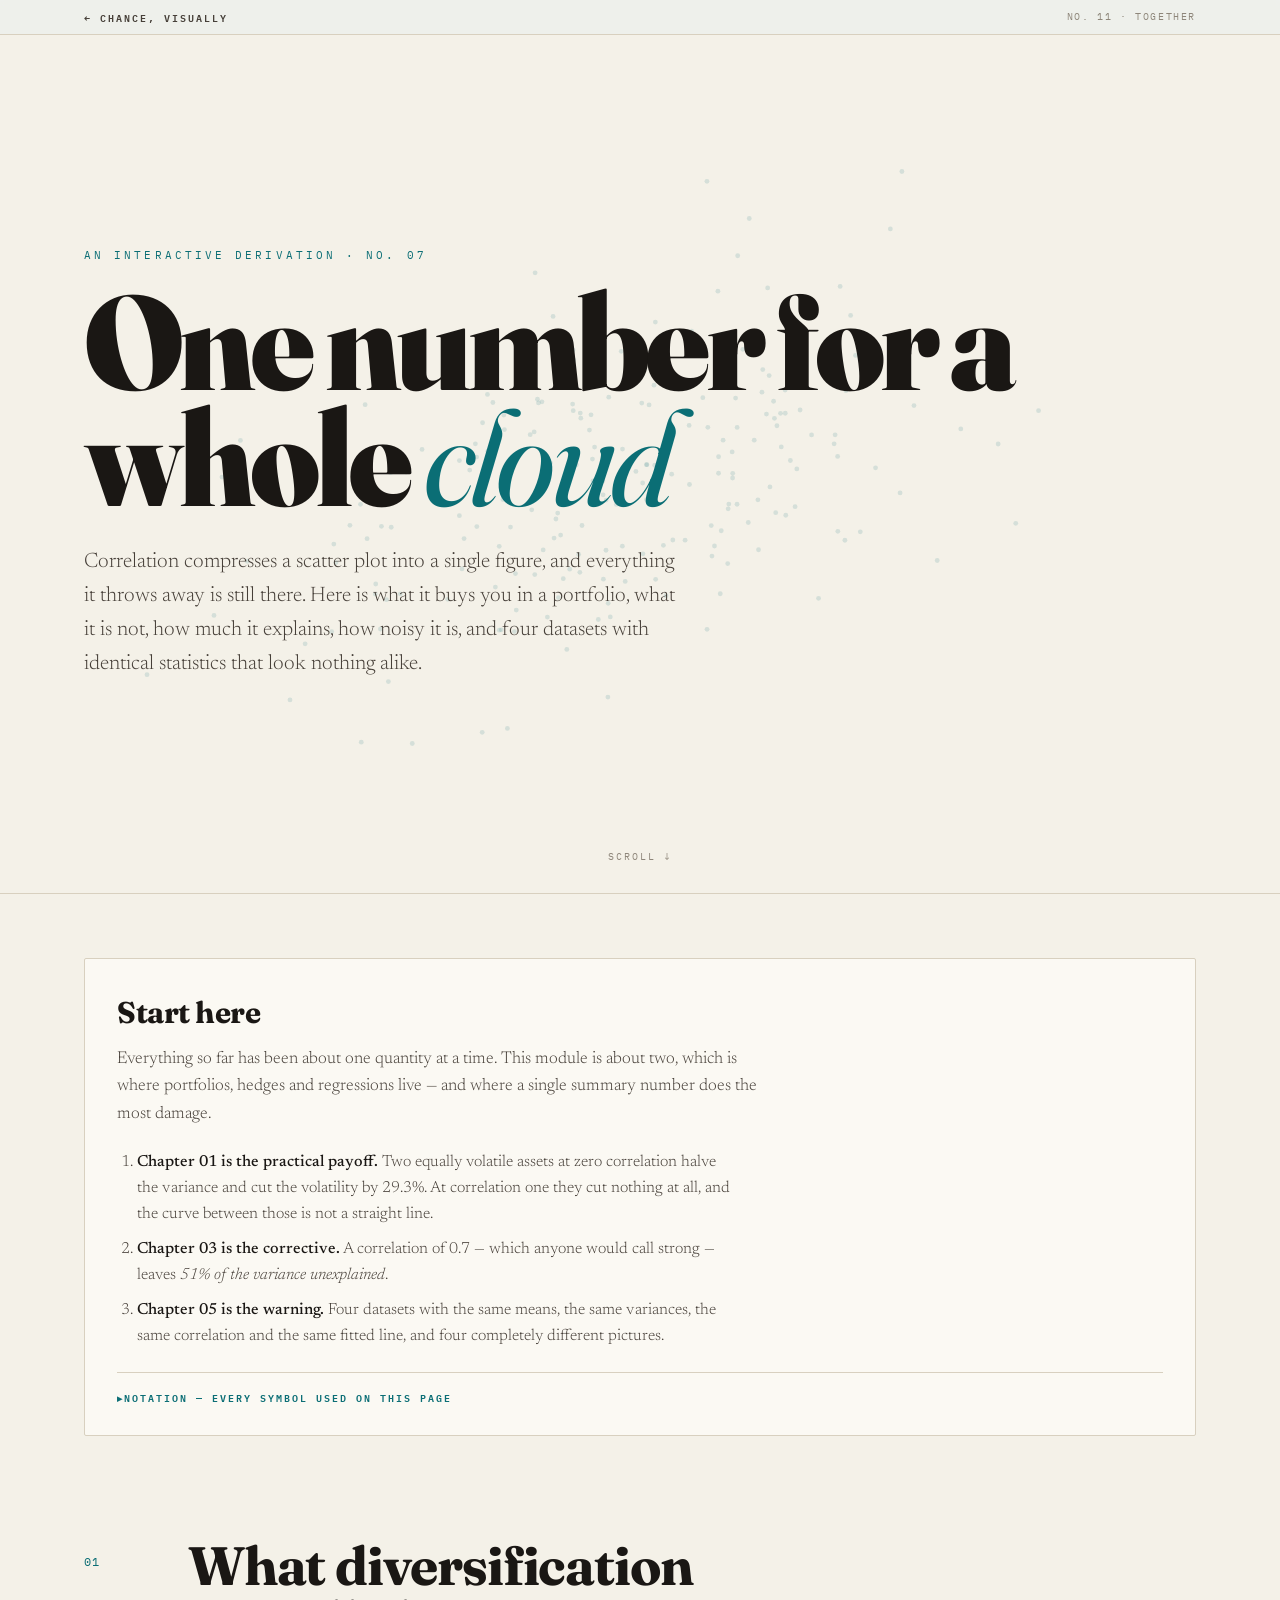
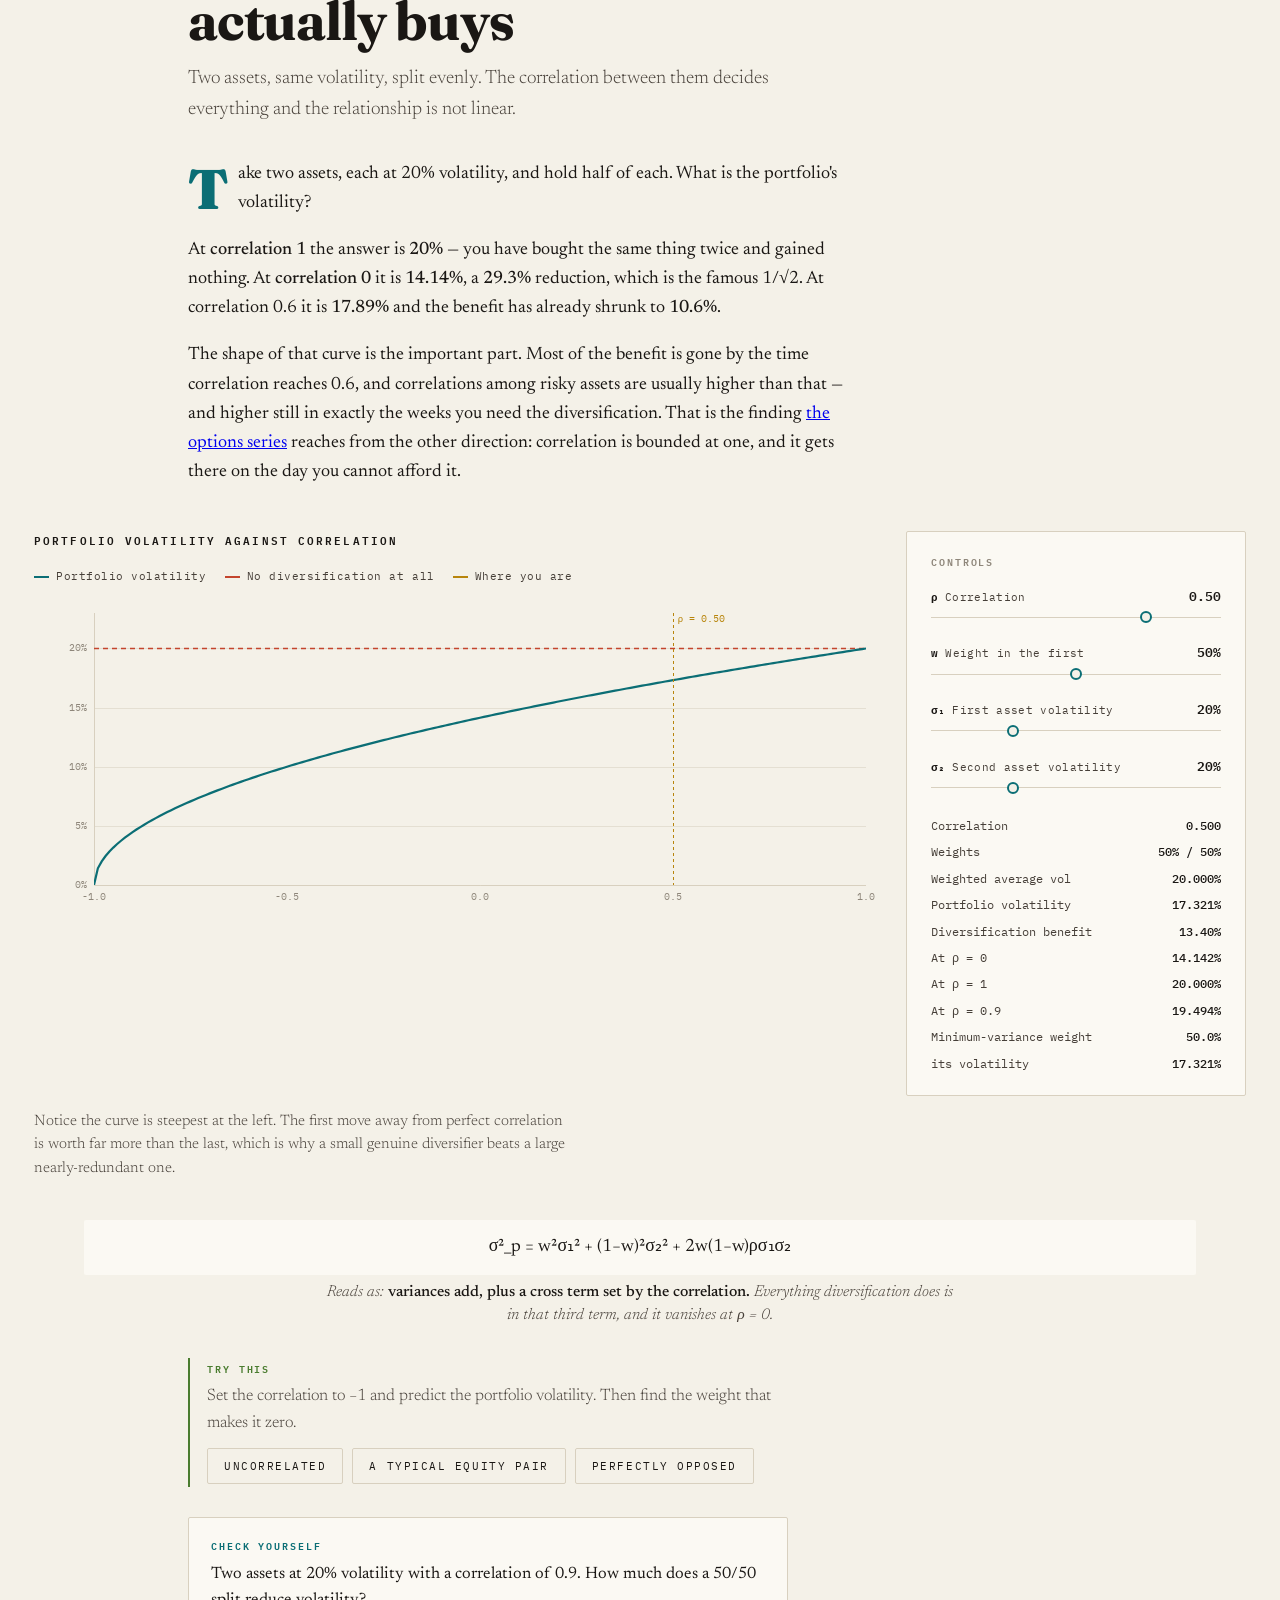
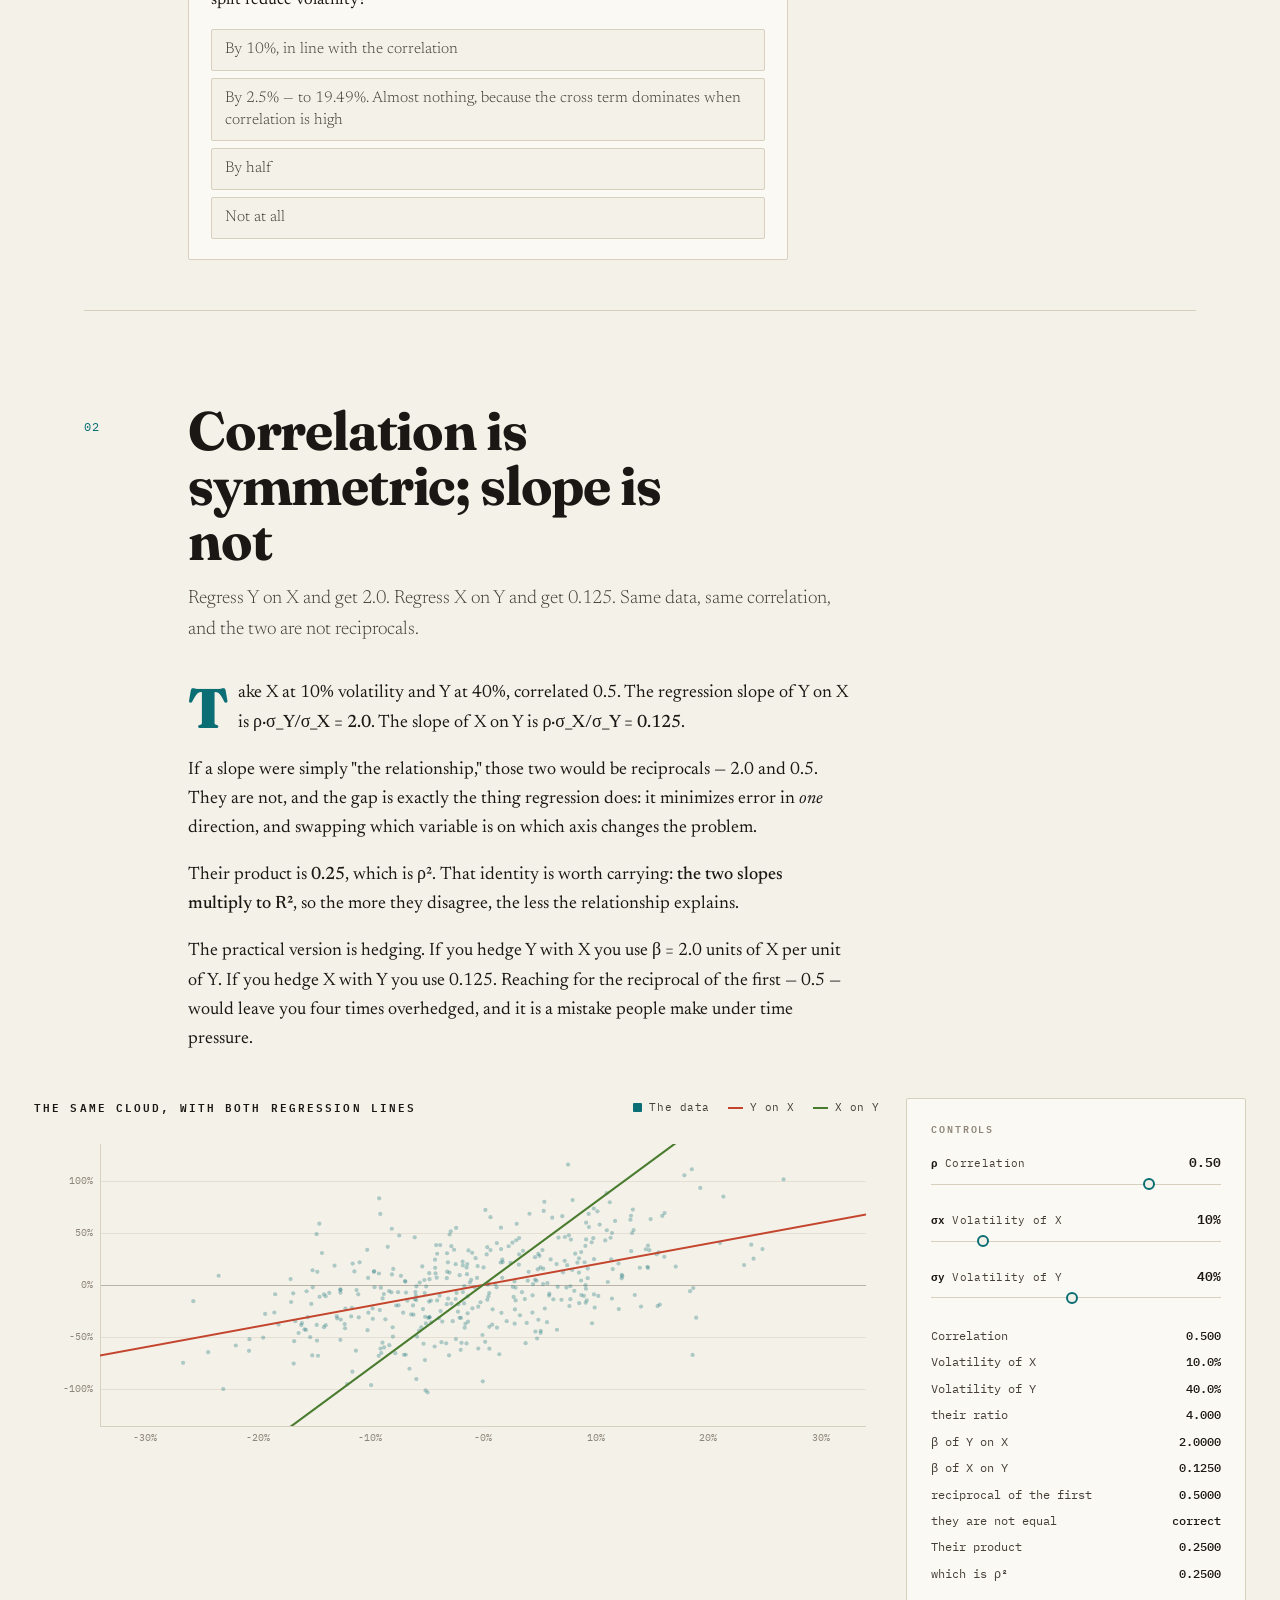
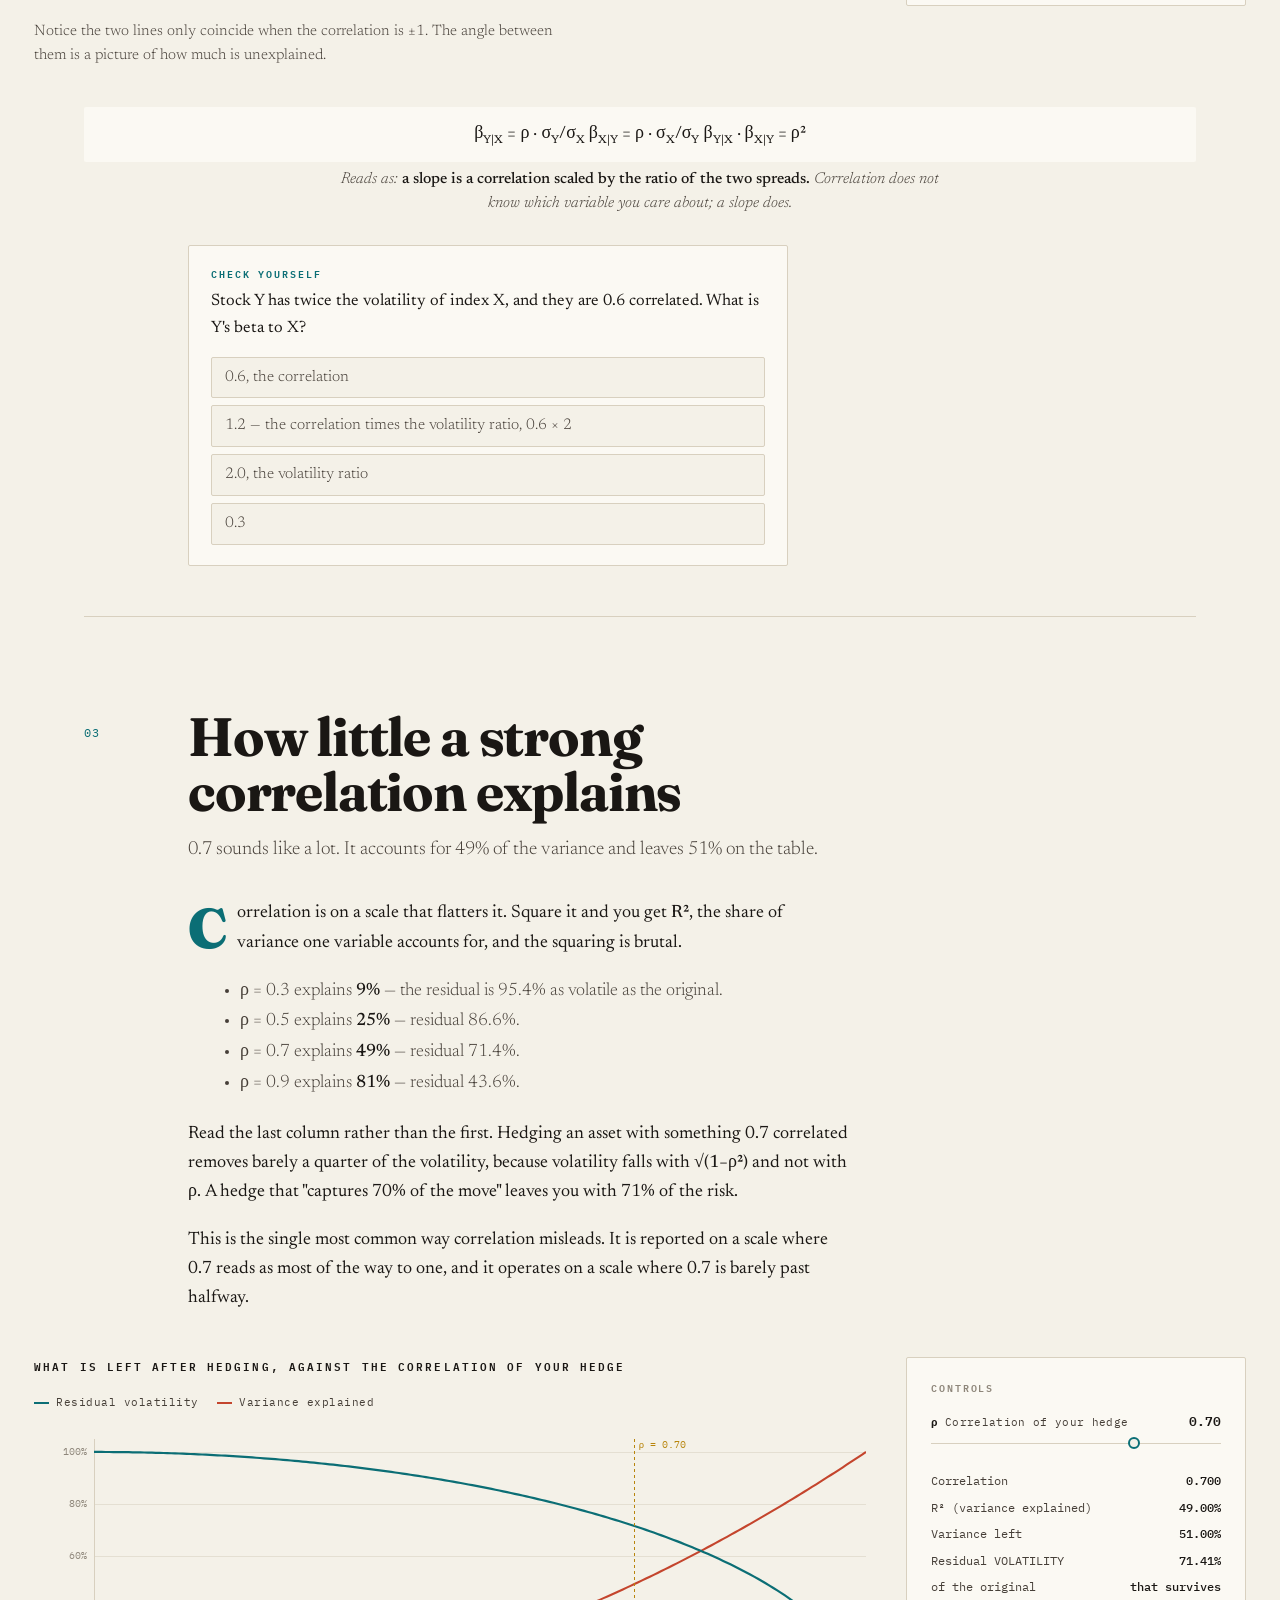
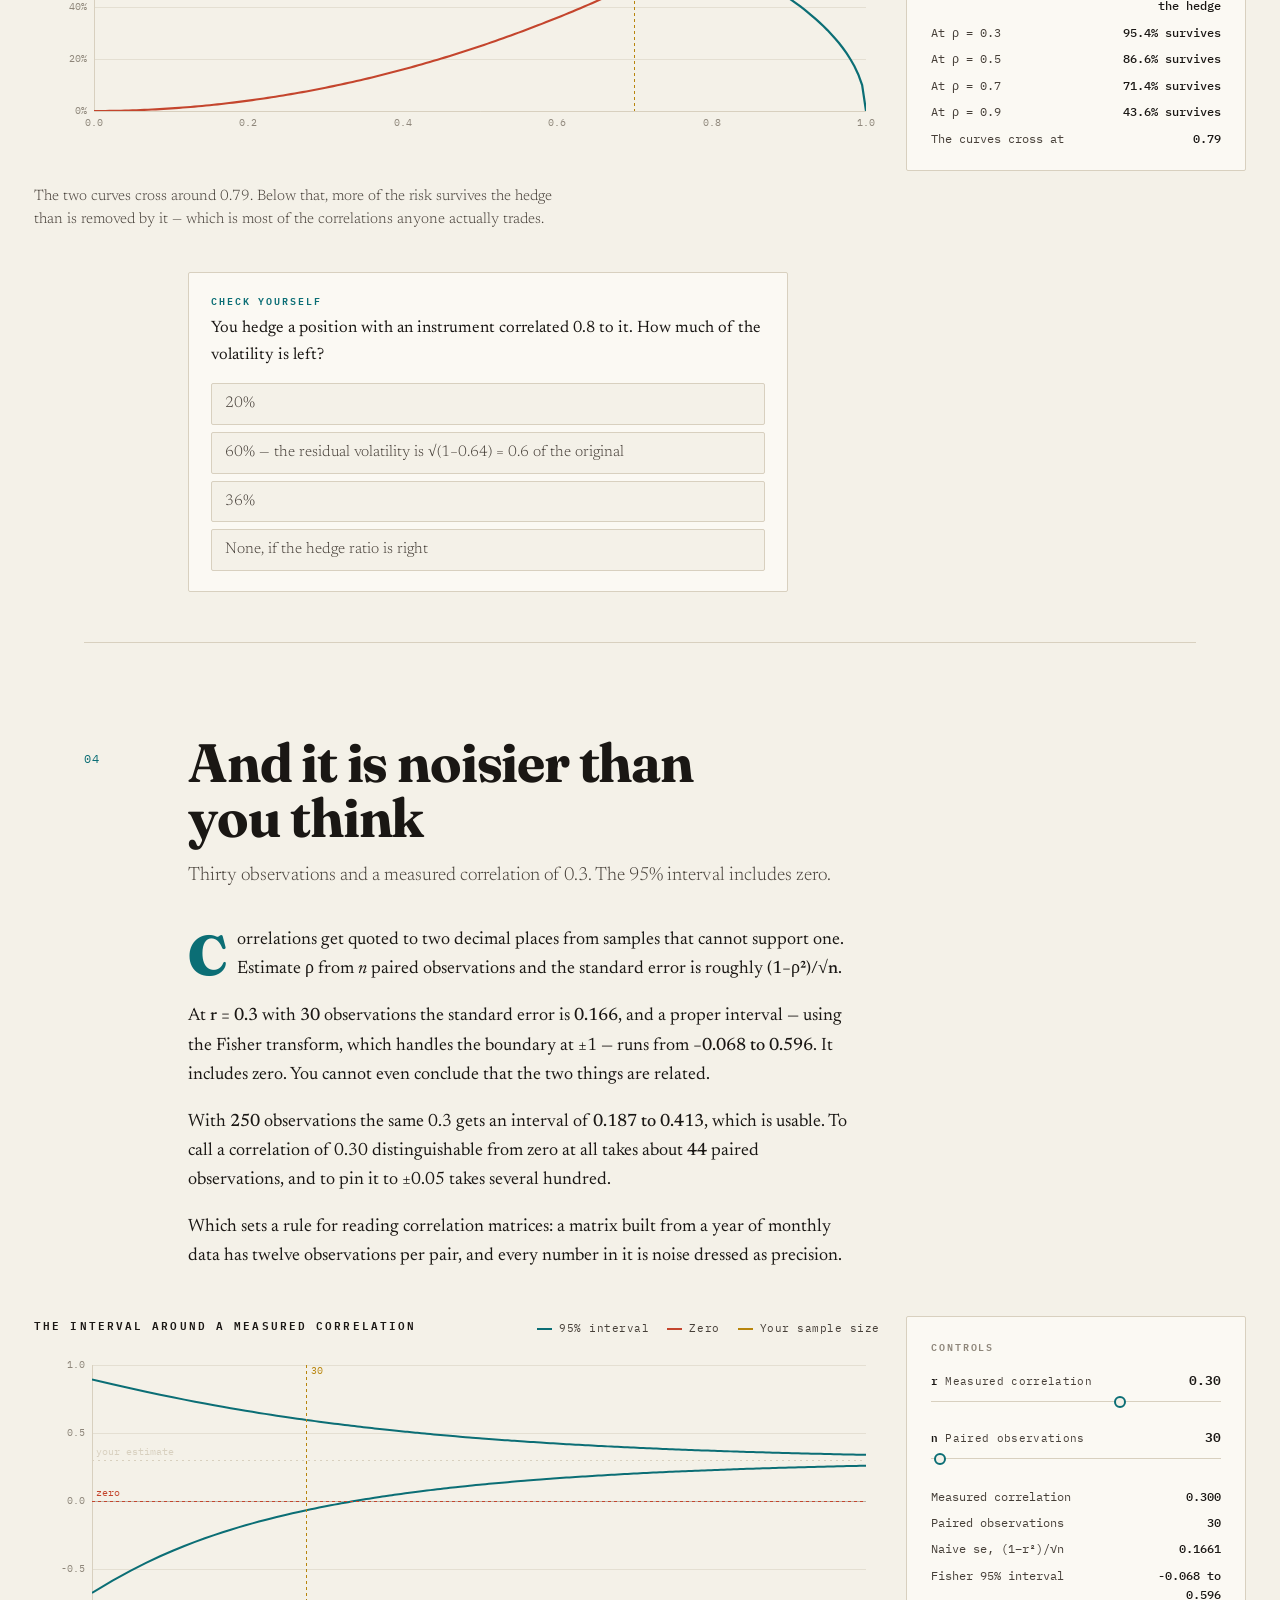
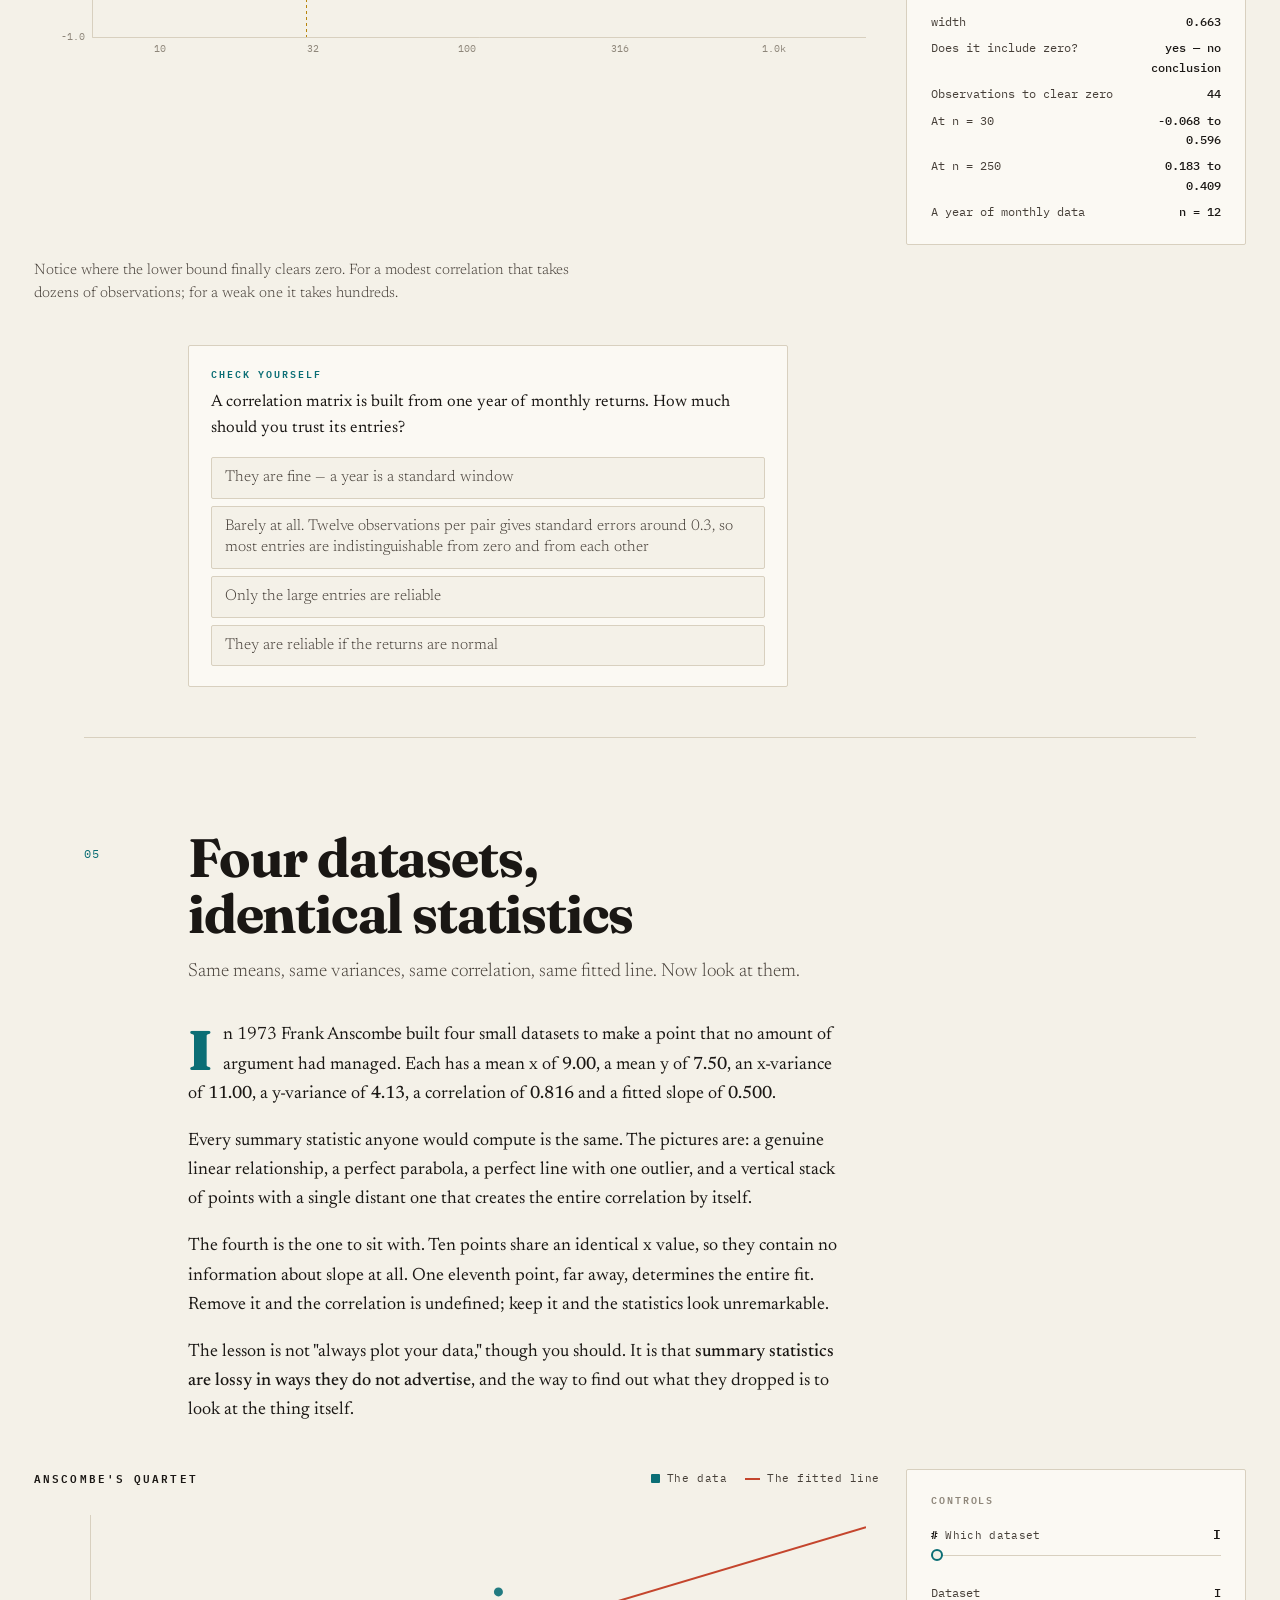
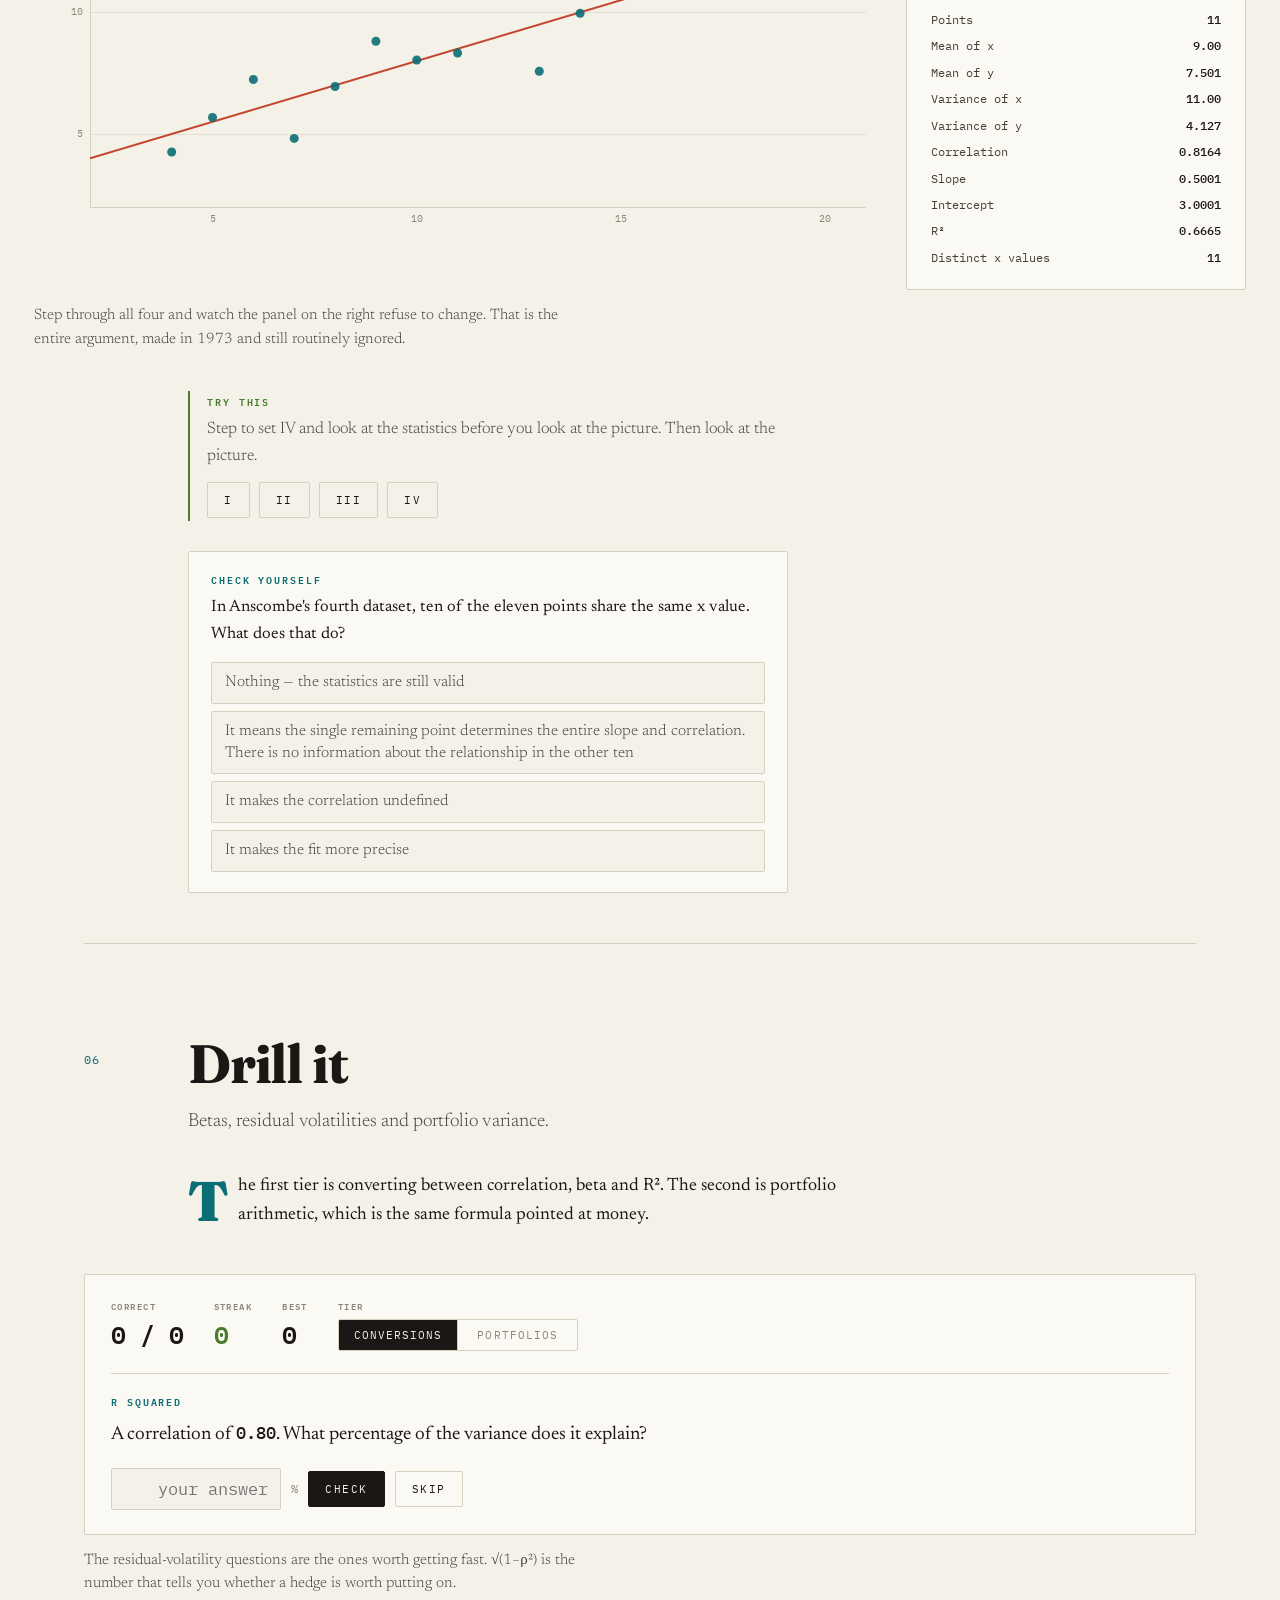
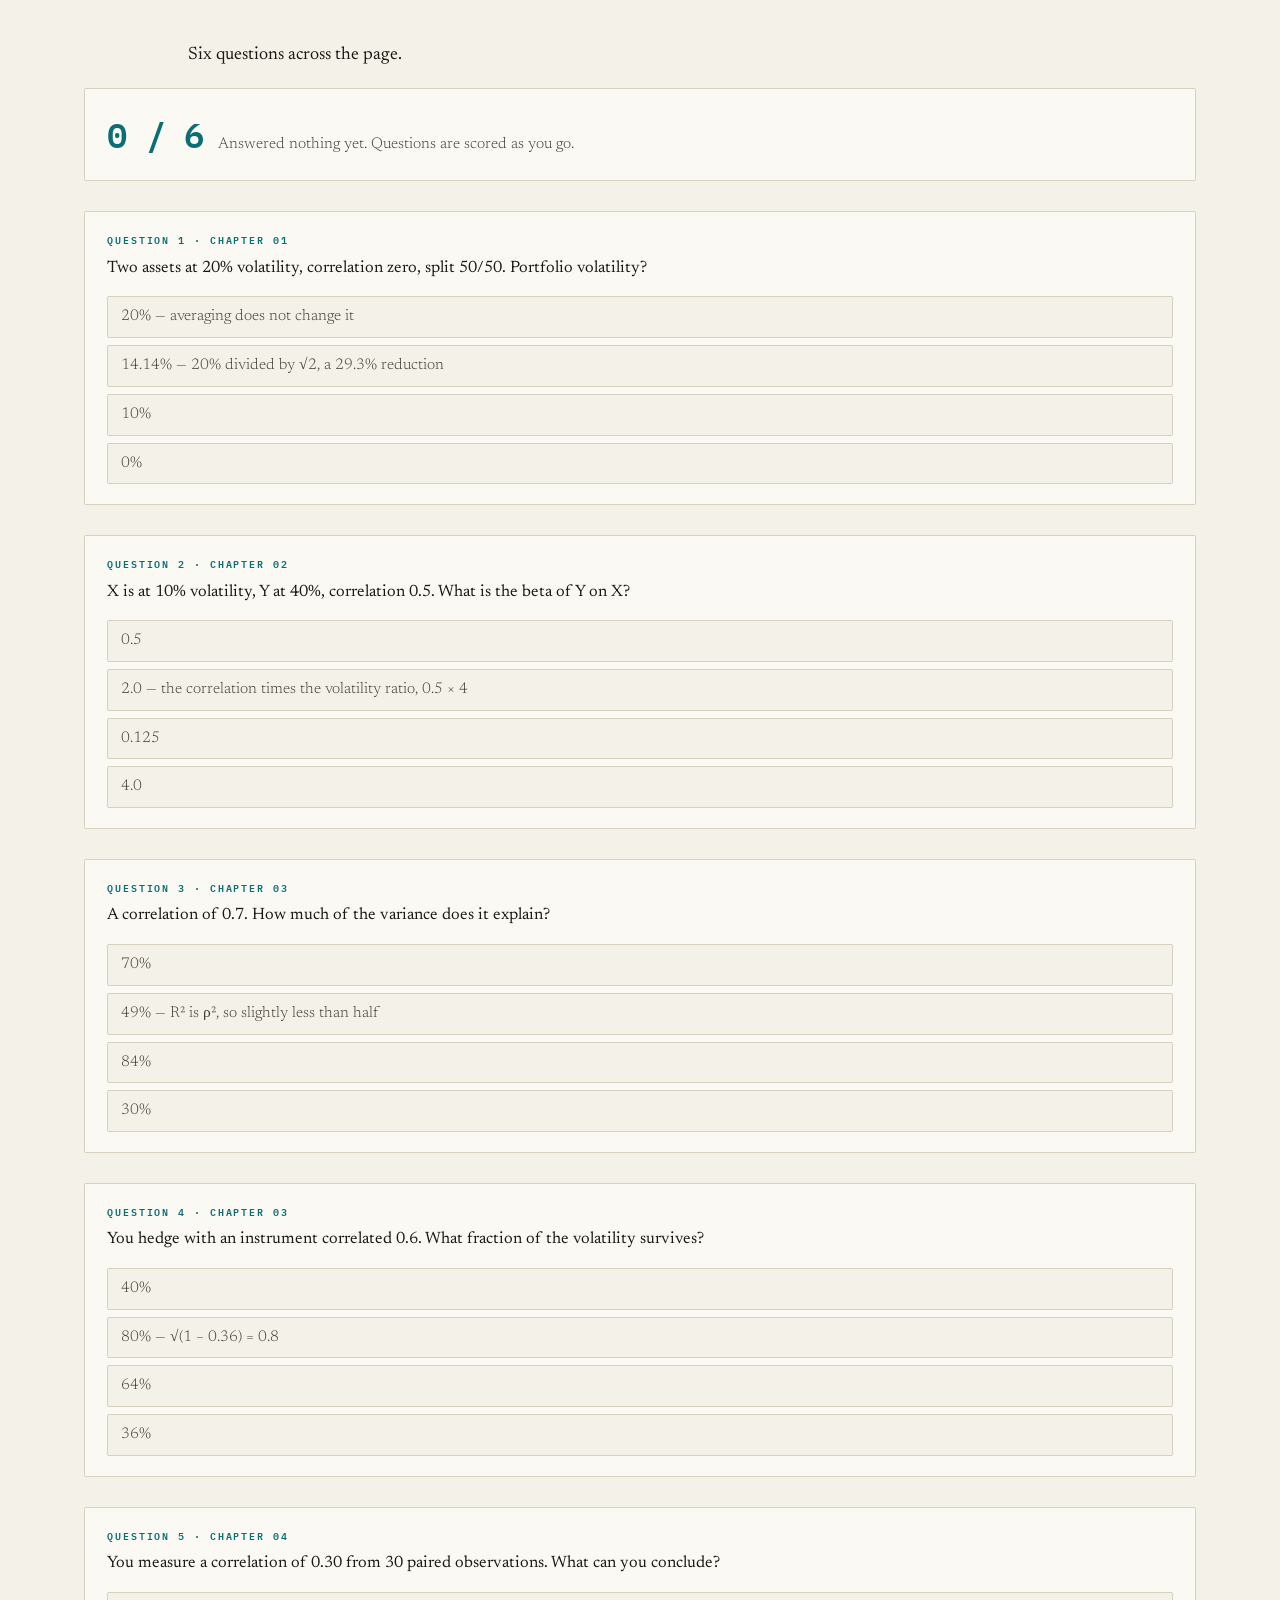
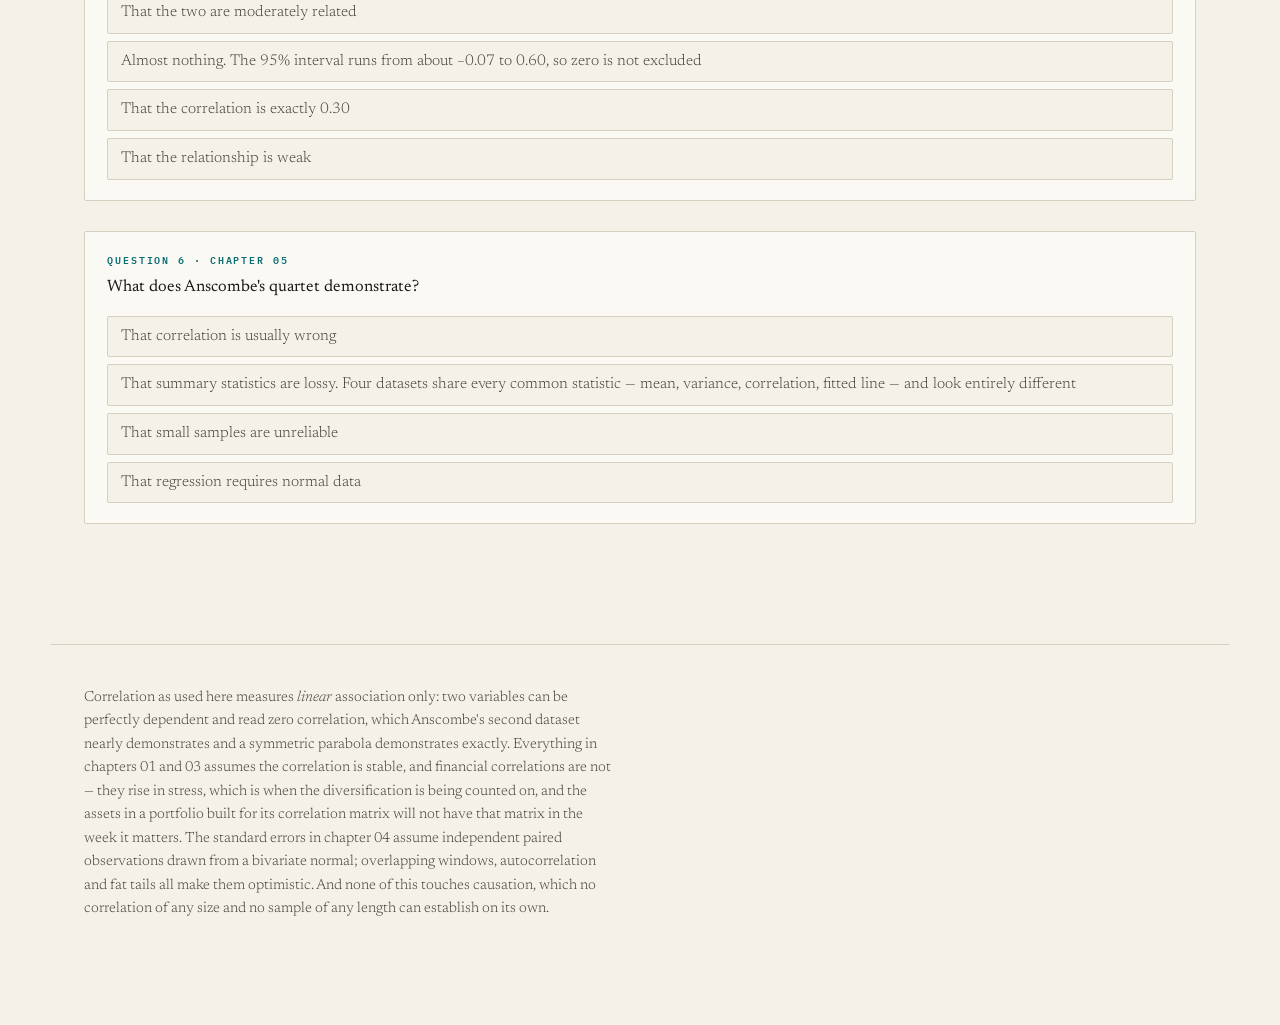
<file: docs/corr.html>
<!DOCTYPE html>
<html lang="en">
<head>
<meta charset="utf-8">
<meta name="viewport" content="width=device-width, initial-scale=1, viewport-fit=cover">
<meta name="color-scheme" content="light">
<meta name="theme-color" content="#F4F1E8">
<title>Two Things Moving Together — Chance, visually</title>
<meta name="description" content="Covariance, correlation, regression and beta. What diversification actually buys, why a 0.7 correlation leaves half the variance unexplained, how noisy a measured correlation is, and four datasets with identical statistics that look nothing alike.">
<meta property="og:type" content="article">
<meta property="og:title" content="Two Things Moving Together — Chance, visually">
<meta property="og:description" content="Covariance, correlation, regression and beta. What diversification actually buys, why a 0.7 correlation leaves half the variance unexplained, how noisy a measured correlation is, and four datasets with identical statistics that look nothing alike.">
<link rel="icon" href="data:image/svg+xml,<svg xmlns='http://www.w3.org/2000/svg' viewBox='0 0 32 32'><rect width='32' height='32' fill='%23F4F1E8'/><rect x='5' y='19' width='4' height='7' fill='%230B6E75'/><rect x='11' y='12' width='4' height='14' fill='%230B6E75'/><rect x='17' y='7' width='4' height='19' fill='%230B6E75'/><rect x='23' y='16' width='4' height='10' fill='%230B6E75'/></svg>">
<link rel="preconnect" href="https://fonts.googleapis.com">
<link rel="preconnect" href="https://fonts.gstatic.com" crossorigin>
<link href="https://fonts.googleapis.com/css2?family=Fraunces:opsz,wght@9..144,400;9..144,700;9..144,900&family=Newsreader:ital,opsz,wght@0,6..72,300;0,6..72,400;0,6..72,500;1,6..72,400&family=IBM+Plex+Mono:wght@400;500;600&display=swap" rel="stylesheet">
<link rel="stylesheet" href="assets/lab.css">
<link rel="stylesheet" href="assets/mobile.css">
<link rel="manifest" href="manifest.webmanifest">
<link rel="apple-touch-icon" href="icons/apple-touch-icon.png">
<meta name="apple-mobile-web-app-capable" content="yes">
<meta name="apple-mobile-web-app-status-bar-style" content="default">
<meta name="apple-mobile-web-app-title" content="Chance">
<meta name="mobile-web-app-capable" content="yes">
</head>
<body>
<header class="serieshead">
  <div class="in">
    <a class="home" href="index.html">← Chance, visually</a>
    <span class="num">No. 11 · Together</span>
  </div>
</header>

<div class="progress" id="prog"></div>
<nav class="chapnav" id="chapnav" aria-label="Chapters">
  <a href="#c1"><span>What diversification buys</span><i></i></a>
  <a href="#c2"><span>Correlation is not slope</span><i></i></a>
  <a href="#c3"><span>How little it explains</span><i></i></a>
  <a href="#c4"><span>How noisy it is</span><i></i></a>
  <a href="#c5"><span>Four identical datasets</span><i></i></a>
  <a href="#c6"><span>Drills</span><i></i></a>
</nav>

<div class="hero">
  <canvas id="heroCv" aria-hidden="true"></canvas>
  <div class="heroInner">
    <div class="eyebrow">An interactive derivation · No. 07</div>
    <h1>One number for a whole <em>cloud</em></h1>
    <p class="sub">Correlation compresses a scatter plot into a single figure, and everything it throws away is still there. Here is what it buys you in a portfolio, what it is not, how much it explains, how noisy it is, and four datasets with identical statistics that look nothing alike.</p>
  </div>
  <div class="scrollcue">Scroll ↓</div>
</div>

<main>

<div class="orient">
  <h2>Start here</h2>
  <p class="lede">Everything so far has been about one quantity at a time. This module is about two, which is where portfolios, hedges and regressions live — and where a single summary number does the most damage.</p>
  <ol>
    <li><b>Chapter 01 is the practical payoff.</b> Two equally volatile assets at zero correlation halve the variance and cut the volatility by 29.3%. At correlation one they cut nothing at all, and the curve between those is not a straight line.</li>
    <li><b>Chapter 03 is the corrective.</b> A correlation of 0.7 — which anyone would call strong — leaves <em>51% of the variance unexplained</em>.</li>
    <li><b>Chapter 05 is the warning.</b> Four datasets with the same means, the same variances, the same correlation and the same fitted line, and four completely different pictures.</li>
  </ol>
  <details class="drop">
    <summary>Notation — every symbol used on this page</summary>
    <table class="ntab">
      <tr><td>Covariance</td><td>The average product of two variables' deviations from their means. Has units, so it is hard to interpret directly.</td></tr>
      <tr><td>ρ, r</td><td>Correlation: covariance divided by both standard deviations. Unitless, between −1 and 1, symmetric in its two arguments.</td></tr>
      <tr><td>β</td><td>The slope of a regression. Unlike correlation it is <em>not</em> symmetric — regressing Y on X gives a different number from X on Y.</td></tr>
      <tr><td>R²</td><td>The share of one variable's variance explained by the other. For a simple regression it is exactly ρ².</td></tr>
      <tr><td>Residual</td><td>What the line does not explain. Its standard deviation is σ·√(1−ρ²).</td></tr>
      <tr><td>Fisher z</td><td>The transform that makes a correlation's sampling distribution roughly normal, so an interval can be built for it.</td></tr>
      <tr><td>Diversification benefit</td><td>How much portfolio volatility falls below the weighted average of its parts. Zero at correlation one.</td></tr>
      <tr><td>Anscombe's quartet</td><td>Four datasets constructed to share every common summary statistic while looking entirely different.</td></tr>
    </table>
  </details>
</div>

<!-- ══════════ 01 ══════════ -->
<section class="chapter" id="c1">
  <div class="chead">
    <div class="cnum">01</div>
    <h2>What diversification actually buys</h2>
    <p class="dek">Two assets, same volatility, split evenly. The correlation between them decides everything and the relationship is not linear.</p>
  </div>

  <div class="prose">
    <p class="lead">Take two assets, each at 20% volatility, and hold half of each. What is the portfolio's volatility?</p>
    <p>At <b>correlation 1</b> the answer is <b>20%</b> — you have bought the same thing twice and gained nothing. At <b>correlation 0</b> it is <b>14.14%</b>, a <b>29.3%</b> reduction, which is the famous 1/√2. At correlation 0.6 it is <b>17.89%</b> and the benefit has already shrunk to <b>10.6%</b>.</p>
    <p>The shape of that curve is the important part. Most of the benefit is gone by the time correlation reaches 0.6, and correlations among risky assets are usually higher than that — and higher still in exactly the weeks you need the diversification. That is the finding <a href="https://cafe-helado.github.io/options-visually/dispersion.html">the options series</a> reaches from the other direction: correlation is bounded at one, and it gets there on the day you cannot afford it.</p>
  </div>

  <figure class="bleed">
    <div class="split wide">
      <div>
        <div class="figtop">
          <h3>Portfolio volatility against correlation</h3>
          <span class="legend" style="margin:0">
            <span><i class="swl" style="background:var(--blue)"></i>Portfolio volatility</span>
            <span><i class="swl" style="background:var(--verm)"></i>No diversification at all</span>
            <span><i class="swl" style="background:var(--ochre)"></i>Where you are</span>
          </span>
        </div>
        <canvas id="cv1" height="310"></canvas>
      </div>
      <div class="rail panel">
        <h4>Controls</h4>
        <div id="ctl1"></div>
        <div class="kv" style="margin-top:20px" id="kv1"></div>
      </div>
    </div>
    <figcaption>Notice the curve is steepest at the left. The first move away from perfect correlation is worth far more than the last, which is why a small genuine diversifier beats a large nearly-redundant one.</figcaption>
  </figure>

  <div class="mline">σ²_p = w²σ₁² + (1−w)²σ₂² + 2w(1−w)ρσ₁σ₂</div>
  <p class="mread">Reads as: <b>variances add, plus a cross term set by the correlation.</b> Everything diversification does is in that third term, and it vanishes at ρ = 0.</p>

  <div class="try">
    <span class="lab">Try this</span>
    <p>Set the correlation to −1 and predict the portfolio volatility. Then find the weight that makes it zero.</p>
    <div class="btnrow">
      <button class="act ghost" data-preset="c1" data-patch='{"rho":0,"w":0.5}' data-focus="cv1">Uncorrelated</button>
      <button class="act ghost" data-preset="c1" data-patch='{"rho":0.7,"w":0.5}' data-focus="cv1">A typical equity pair</button>
      <button class="act ghost" data-preset="c1" data-patch='{"rho":-1,"w":0.5}' data-focus="cv1">Perfectly opposed</button>
    </div>
  </div>

  <div class="check">
    <span class="lab">Check yourself</span>
    <p class="q">Two assets at 20% volatility with a correlation of 0.9. How much does a 50/50 split reduce volatility?</p>
    <div class="opts">
      <button>By 10%, in line with the correlation</button>
      <button data-ok="1">By 2.5% — to 19.49%. Almost nothing, because the cross term dominates when correlation is high</button>
      <button>By half</button>
      <button>Not at all</button>
    </div>
    <div class="ans"><b>Two and a half percent, which is nothing.</b> Diversification is not a linear function of correlation, and at the levels typical of risky assets it delivers much less than the word suggests. A portfolio of forty highly correlated names is close to one position with a smaller ticket.</div>
  </div>
</section>

<!-- ══════════ 02 ══════════ -->
<section class="chapter" id="c2">
  <div class="chead">
    <div class="cnum">02</div>
    <h2>Correlation is symmetric; slope is not</h2>
    <p class="dek">Regress Y on X and get 2.0. Regress X on Y and get 0.125. Same data, same correlation, and the two are not reciprocals.</p>
  </div>

  <div class="prose">
    <p class="lead">Take X at 10% volatility and Y at 40%, correlated 0.5. The regression slope of Y on X is <b>ρ·σ_Y/σ_X = 2.0</b>. The slope of X on Y is <b>ρ·σ_X/σ_Y = 0.125</b>.</p>
    <p>If a slope were simply "the relationship," those two would be reciprocals — 2.0 and 0.5. They are not, and the gap is exactly the thing regression does: it minimizes error in <em>one</em> direction, and swapping which variable is on which axis changes the problem.</p>
    <p>Their product is <b>0.25</b>, which is ρ². That identity is worth carrying: <b>the two slopes multiply to R²</b>, so the more they disagree, the less the relationship explains.</p>
    <p>The practical version is hedging. If you hedge Y with X you use β = 2.0 units of X per unit of Y. If you hedge X with Y you use 0.125. Reaching for the reciprocal of the first — 0.5 — would leave you four times overhedged, and it is a mistake people make under time pressure.</p>
  </div>

  <figure class="bleed">
    <div class="split wide">
      <div>
        <div class="figtop">
          <h3>The same cloud, with both regression lines</h3>
          <span class="legend" style="margin:0">
            <span><i class="sw" style="background:var(--blue)"></i>The data</span>
            <span><i class="swl" style="background:var(--verm)"></i>Y on X</span>
            <span><i class="swl" style="background:var(--moss)"></i>X on Y</span>
          </span>
        </div>
        <canvas id="cv2" height="320"></canvas>
      </div>
      <div class="rail panel">
        <h4>Controls</h4>
        <div id="ctl2"></div>
        <div class="kv" style="margin-top:20px" id="kv2"></div>
      </div>
    </div>
    <figcaption>Notice the two lines only coincide when the correlation is ±1. The angle between them is a picture of how much is unexplained.</figcaption>
  </figure>

  <div class="mline">β<sub>Y|X</sub> = ρ · σ<sub>Y</sub>/σ<sub>X</sub>      β<sub>X|Y</sub> = ρ · σ<sub>X</sub>/σ<sub>Y</sub>      β<sub>Y|X</sub> · β<sub>X|Y</sub> = ρ²</div>
  <p class="mread">Reads as: <b>a slope is a correlation scaled by the ratio of the two spreads.</b> Correlation does not know which variable you care about; a slope does.</p>

  <div class="check">
    <span class="lab">Check yourself</span>
    <p class="q">Stock Y has twice the volatility of index X, and they are 0.6 correlated. What is Y's beta to X?</p>
    <div class="opts">
      <button>0.6, the correlation</button>
      <button data-ok="1">1.2 — the correlation times the volatility ratio, 0.6 × 2</button>
      <button>2.0, the volatility ratio</button>
      <button>0.3</button>
    </div>
    <div class="ans"><b>1.2.</b> Beta and correlation get used interchangeably and they are only equal when the two volatilities happen to match. A high-volatility stock with a modest correlation can have a large beta, and a low-volatility one with a high correlation can have a small one — which is why hedge ratios are computed rather than eyeballed.</div>
  </div>
</section>

<!-- ══════════ 03 ══════════ -->
<section class="chapter" id="c3">
  <div class="chead">
    <div class="cnum">03</div>
    <h2>How little a strong correlation explains</h2>
    <p class="dek">0.7 sounds like a lot. It accounts for 49% of the variance and leaves 51% on the table.</p>
  </div>

  <div class="prose">
    <p class="lead">Correlation is on a scale that flatters it. Square it and you get <b>R²</b>, the share of variance one variable accounts for, and the squaring is brutal.</p>
    <ul style="max-width:60ch;margin:18px auto 22px;padding-left:22px;color:var(--ink2);font-weight:300;line-height:1.7">
      <li>ρ = 0.3 explains <b>9%</b> — the residual is 95.4% as volatile as the original.</li>
      <li>ρ = 0.5 explains <b>25%</b> — residual 86.6%.</li>
      <li>ρ = 0.7 explains <b>49%</b> — residual 71.4%.</li>
      <li>ρ = 0.9 explains <b>81%</b> — residual 43.6%.</li>
    </ul>
    <p>Read the last column rather than the first. Hedging an asset with something 0.7 correlated removes barely a quarter of the volatility, because volatility falls with <b>√(1−ρ²)</b> and not with ρ. A hedge that "captures 70% of the move" leaves you with 71% of the risk.</p>
    <p>This is the single most common way correlation misleads. It is reported on a scale where 0.7 reads as most of the way to one, and it operates on a scale where 0.7 is barely past halfway.</p>
  </div>

  <figure class="bleed">
    <div class="split wide">
      <div>
        <div class="figtop">
          <h3>What is left after hedging, against the correlation of your hedge</h3>
          <span class="legend" style="margin:0">
            <span><i class="swl" style="background:var(--blue)"></i>Residual volatility</span>
            <span><i class="swl" style="background:var(--verm)"></i>Variance explained</span>
          </span>
        </div>
        <canvas id="cv3" height="310"></canvas>
      </div>
      <div class="rail panel">
        <h4>Controls</h4>
        <div id="ctl3"></div>
        <div class="kv" style="margin-top:20px" id="kv3"></div>
      </div>
    </div>
    <figcaption>The two curves cross around 0.79. Below that, more of the risk survives the hedge than is removed by it — which is most of the correlations anyone actually trades.</figcaption>
  </figure>

  <div class="check">
    <span class="lab">Check yourself</span>
    <p class="q">You hedge a position with an instrument correlated 0.8 to it. How much of the volatility is left?</p>
    <div class="opts">
      <button>20%</button>
      <button data-ok="1">60% — the residual volatility is √(1−0.64) = 0.6 of the original</button>
      <button>36%</button>
      <button>None, if the hedge ratio is right</button>
    </div>
    <div class="ans"><b>Sixty percent survives, even with a perfect hedge ratio.</b> The third answer is 1−ρ², which is the variance left rather than the volatility — a factor-of-almost-two difference that matters because risk limits are usually set in volatility. And no hedge ratio can do better: 0.6 is the minimum, achieved exactly at β.</div>
  </div>
</section>

<!-- ══════════ 04 ══════════ -->
<section class="chapter" id="c4">
  <div class="chead">
    <div class="cnum">04</div>
    <h2>And it is noisier than you think</h2>
    <p class="dek">Thirty observations and a measured correlation of 0.3. The 95% interval includes zero.</p>
  </div>

  <div class="prose">
    <p class="lead">Correlations get quoted to two decimal places from samples that cannot support one. Estimate ρ from <em>n</em> paired observations and the standard error is roughly <b>(1−ρ²)/√n</b>.</p>
    <p>At <b>r = 0.3</b> with <b>30</b> observations the standard error is <b>0.166</b>, and a proper interval — using the Fisher transform, which handles the boundary at ±1 — runs from <b>−0.068 to 0.596</b>. It includes zero. You cannot even conclude that the two things are related.</p>
    <p>With <b>250</b> observations the same 0.3 gets an interval of <b>0.187 to 0.413</b>, which is usable. To call a correlation of 0.30 distinguishable from zero at all takes about <b>44</b> paired observations, and to pin it to ±0.05 takes several hundred.</p>
    <p>Which sets a rule for reading correlation matrices: a matrix built from a year of monthly data has twelve observations per pair, and every number in it is noise dressed as precision.</p>
  </div>

  <figure class="bleed">
    <div class="split wide">
      <div>
        <div class="figtop">
          <h3>The interval around a measured correlation</h3>
          <span class="legend" style="margin:0">
            <span><i class="swl" style="background:var(--blue)"></i>95% interval</span>
            <span><i class="swl" style="background:var(--verm)"></i>Zero</span>
            <span><i class="swl" style="background:var(--ochre)"></i>Your sample size</span>
          </span>
        </div>
        <canvas id="cv4" height="310"></canvas>
      </div>
      <div class="rail panel">
        <h4>Controls</h4>
        <div id="ctl4"></div>
        <div class="kv" style="margin-top:20px" id="kv4"></div>
      </div>
    </div>
    <figcaption>Notice where the lower bound finally clears zero. For a modest correlation that takes dozens of observations; for a weak one it takes hundreds.</figcaption>
  </figure>

  <div class="check">
    <span class="lab">Check yourself</span>
    <p class="q">A correlation matrix is built from one year of monthly returns. How much should you trust its entries?</p>
    <div class="opts">
      <button>They are fine — a year is a standard window</button>
      <button data-ok="1">Barely at all. Twelve observations per pair gives standard errors around 0.3, so most entries are indistinguishable from zero and from each other</button>
      <button>Only the large entries are reliable</button>
      <button>They are reliable if the returns are normal</button>
    </div>
    <div class="ans"><b>Twelve observations is nothing.</b> The third answer has a grain of truth — large correlations do have smaller standard errors, since the (1−ρ²) shrinks — but at n = 12 even a measured 0.7 has an interval running from about 0.2 to 0.9. A correlation matrix is a place where enormous numbers of weakly estimated quantities get treated as data.</div>
  </div>
</section>

<!-- ══════════ 05 ══════════ -->
<section class="chapter" id="c5">
  <div class="chead">
    <div class="cnum">05</div>
    <h2>Four datasets, identical statistics</h2>
    <p class="dek">Same means, same variances, same correlation, same fitted line. Now look at them.</p>
  </div>

  <div class="prose">
    <p class="lead">In 1973 Frank Anscombe built four small datasets to make a point that no amount of argument had managed. Each has a mean x of <b>9.00</b>, a mean y of <b>7.50</b>, an x-variance of <b>11.00</b>, a y-variance of <b>4.13</b>, a correlation of <b>0.816</b> and a fitted slope of <b>0.500</b>.</p>
    <p>Every summary statistic anyone would compute is the same. The pictures are: a genuine linear relationship, a perfect parabola, a perfect line with one outlier, and a vertical stack of points with a single distant one that creates the entire correlation by itself.</p>
    <p>The fourth is the one to sit with. Ten points share an identical x value, so they contain no information about slope at all. One eleventh point, far away, determines the entire fit. Remove it and the correlation is undefined; keep it and the statistics look unremarkable.</p>
    <p>The lesson is not "always plot your data," though you should. It is that <b>summary statistics are lossy in ways they do not advertise</b>, and the way to find out what they dropped is to look at the thing itself.</p>
  </div>

  <figure class="bleed">
    <div class="split wide">
      <div>
        <div class="figtop">
          <h3>Anscombe's quartet</h3>
          <span class="legend" style="margin:0">
            <span><i class="sw" style="background:var(--blue)"></i>The data</span>
            <span><i class="swl" style="background:var(--verm)"></i>The fitted line</span>
          </span>
        </div>
        <canvas id="cv5" height="330"></canvas>
      </div>
      <div class="rail panel">
        <h4>Controls</h4>
        <div id="ctl5"></div>
        <div class="kv" style="margin-top:20px" id="kv5"></div>
      </div>
    </div>
    <figcaption>Step through all four and watch the panel on the right refuse to change. That is the entire argument, made in 1973 and still routinely ignored.</figcaption>
  </figure>

  <div class="try">
    <span class="lab">Try this</span>
    <p>Step to set IV and look at the statistics before you look at the picture. Then look at the picture.</p>
    <div class="btnrow">
      <button class="act ghost" data-preset="c5" data-patch='{"set":0}' data-focus="cv5">I</button>
      <button class="act ghost" data-preset="c5" data-patch='{"set":1}' data-focus="cv5">II</button>
      <button class="act ghost" data-preset="c5" data-patch='{"set":2}' data-focus="cv5">III</button>
      <button class="act ghost" data-preset="c5" data-patch='{"set":3}' data-focus="cv5">IV</button>
    </div>
  </div>

  <div class="check">
    <span class="lab">Check yourself</span>
    <p class="q">In Anscombe's fourth dataset, ten of the eleven points share the same x value. What does that do?</p>
    <div class="opts">
      <button>Nothing — the statistics are still valid</button>
      <button data-ok="1">It means the single remaining point determines the entire slope and correlation. There is no information about the relationship in the other ten</button>
      <button>It makes the correlation undefined</button>
      <button>It makes the fit more precise</button>
    </div>
    <div class="ans"><b>One point is doing all the work.</b> The correlation is well-defined and it is entirely an artifact of a single observation — remove it and there is no x-variation left to correlate with anything. This is not an exotic pathology: any regression with concentrated x values and one distant lever has the same structure, and it shows up constantly in factor models with a few extreme names.</div>
  </div>
</section>

<!-- ══════════ 06 ══════════ -->
<section class="chapter" id="c6">
  <div class="chead">
    <div class="cnum">06</div>
    <h2>Drill it</h2>
    <p class="dek">Betas, residual volatilities and portfolio variance.</p>
  </div>

  <div class="prose">
    <p class="lead">The first tier is converting between correlation, beta and R². The second is portfolio arithmetic, which is the same formula pointed at money.</p>
  </div>

  <figure>
    <div class="drill" id="drill">
      <div class="dstats">
        <div class="c"><span class="k">Correct</span><span class="v" id="dScore">0 / 0</span></div>
        <div class="c"><span class="k">Streak</span><span class="v" id="dStreak" style="color:var(--moss)">0</span></div>
        <div class="c"><span class="k">Best</span><span class="v" id="dBest">0</span></div>
        <div class="c" style="flex:1;min-width:170px"><span class="k">Tier</span>
          <div class="seg" style="margin-top:5px;max-width:240px">
            <button id="dT1" aria-pressed="true">Conversions</button>
            <button id="dT2" aria-pressed="false">Portfolios</button>
          </div>
        </div>
      </div>
      <span class="qn" id="dKind">Question</span>
      <p class="qt" id="dText">Loading…</p>
      <div class="ansrow">
        <input type="text" inputmode="decimal" id="dInput" placeholder="your answer" aria-label="Your answer">
        <span class="unit" id="dUnit"></span>
        <button class="act" id="dSubmit">Check</button>
        <button class="act ghost" id="dSkip">Skip</button>
      </div>
      <div class="verdict">
        <div class="vd" id="dVerdict"></div>
        <div class="work" id="dWork"></div>
        <div class="btnrow"><button class="act" id="dNext">Next question</button></div>
      </div>
    </div>
    <figcaption>The residual-volatility questions are the ones worth getting fast. √(1−ρ²) is the number that tells you whether a hedge is worth putting on.</figcaption>
  </figure>

  <div class="prose" style="margin-top:46px">
    <p>Six questions across the page.</p>
  </div>

  <div class="score" id="scoreBox">
    <span class="big" id="scoreNum">0 / 6</span>
    <span class="txt" id="scoreTxt">Answered nothing yet. Questions are scored as you go.</span>
  </div>

  <div class="check" data-quiz="1" style="margin-left:0;max-width:none">
    <span class="lab">Question 1 · chapter 01</span>
    <p class="q">Two assets at 20% volatility, correlation zero, split 50/50. Portfolio volatility?</p>
    <div class="opts">
      <button>20% — averaging does not change it</button>
      <button data-ok="1">14.14% — 20% divided by √2, a 29.3% reduction</button>
      <button>10%</button>
      <button>0%</button>
    </div>
    <div class="ans"><b>14.14%.</b> Halving the variance, not the volatility, which is the whole reason diversification underwhelms people who expect the second. And at correlation 0.9 the same split gives 19.49% — a 2.5% reduction.</div>
  </div>

  <div class="check" data-quiz="1" style="margin-left:0;max-width:none">
    <span class="lab">Question 2 · chapter 02</span>
    <p class="q">X is at 10% volatility, Y at 40%, correlation 0.5. What is the beta of Y on X?</p>
    <div class="opts">
      <button>0.5</button>
      <button data-ok="1">2.0 — the correlation times the volatility ratio, 0.5 × 4</button>
      <button>0.125</button>
      <button>4.0</button>
    </div>
    <div class="ans"><b>2.0, and 0.125 is the other regression.</b> Their product is 0.25 = ρ², which is a good check: if two betas multiply to something other than R², one of them is wrong.</div>
  </div>

  <div class="check" data-quiz="1" style="margin-left:0;max-width:none">
    <span class="lab">Question 3 · chapter 03</span>
    <p class="q">A correlation of 0.7. How much of the variance does it explain?</p>
    <div class="opts">
      <button>70%</button>
      <button data-ok="1">49% — R² is ρ², so slightly less than half</button>
      <button>84%</button>
      <button>30%</button>
    </div>
    <div class="ans"><b>49%, and the residual volatility is 71.4% of the original.</b> Correlation is reported on a scale that makes 0.7 look like most of the way to one, and it operates on a scale where 0.7 is barely half.</div>
  </div>

  <div class="check" data-quiz="1" style="margin-left:0;max-width:none">
    <span class="lab">Question 4 · chapter 03</span>
    <p class="q">You hedge with an instrument correlated 0.6. What fraction of the volatility survives?</p>
    <div class="opts">
      <button>40%</button>
      <button data-ok="1">80% — √(1 − 0.36) = 0.8</button>
      <button>64%</button>
      <button>36%</button>
    </div>
    <div class="ans"><b>Eighty percent survives.</b> A 0.6-correlated hedge removes a fifth of the risk, which is often not worth the cost and the basis exposure it introduces. The third answer is the variance rather than the volatility.</div>
  </div>

  <div class="check" data-quiz="1" style="margin-left:0;max-width:none">
    <span class="lab">Question 5 · chapter 04</span>
    <p class="q">You measure a correlation of 0.30 from 30 paired observations. What can you conclude?</p>
    <div class="opts">
      <button>That the two are moderately related</button>
      <button data-ok="1">Almost nothing. The 95% interval runs from about −0.07 to 0.60, so zero is not excluded</button>
      <button>That the correlation is exactly 0.30</button>
      <button>That the relationship is weak</button>
    </div>
    <div class="ans"><b>The interval includes zero.</b> It takes about 44 paired observations even to distinguish a 0.30 correlation from no relationship at all — which is a useful benchmark when someone shows you a correlation matrix built from a year of monthly data.</div>
  </div>

  <div class="check" data-quiz="1" style="margin-left:0;max-width:none">
    <span class="lab">Question 6 · chapter 05</span>
    <p class="q">What does Anscombe's quartet demonstrate?</p>
    <div class="opts">
      <button>That correlation is usually wrong</button>
      <button data-ok="1">That summary statistics are lossy. Four datasets share every common statistic — mean, variance, correlation, fitted line — and look entirely different</button>
      <button>That small samples are unreliable</button>
      <button>That regression requires normal data</button>
    </div>
    <div class="ans"><b>Lossiness, not error.</b> Every statistic in the quartet is correctly computed; they simply cannot distinguish a linear relationship from a parabola, an outlier, or a single leverage point. The remedy is to look at the data, and the reason it keeps needing repeating is that the statistics give no hint that anything was lost.</div>
  </div>
</section>

</main>

<footer>
  <p class="n">Correlation as used here measures <em>linear</em> association only: two variables can be perfectly dependent and read zero correlation, which Anscombe's second dataset nearly demonstrates and a symmetric parabola demonstrates exactly. Everything in chapters 01 and 03 assumes the correlation is stable, and financial correlations are not — they rise in stress, which is when the diversification is being counted on, and the assets in a portfolio built for its correlation matrix will not have that matrix in the week it matters. The standard errors in chapter 04 assume independent paired observations drawn from a bivariate normal; overlapping windows, autocorrelation and fat tails all make them optimistic. And none of this touches causation, which no correlation of any size and no sample of any length can establish on its own.</p>
</footer>

<script src="assets/lab.js"></script>
<script src="assets/stats.js"></script>
<script src="assets/pwa.js" defer></script>
<script>
"use strict";

/* Portfolio volatility, and the two things people confuse with correlation. */
const portVol = (w, s1, s2, rho) =>
  Math.sqrt(w * w * s1 * s1 + (1 - w) * (1 - w) * s2 * s2 + 2 * w * (1 - w) * rho * s1 * s2);
const betaOf = (rho, sY, sX) => rho * sY / sX;
const residualShare = rho => Math.sqrt(1 - rho * rho);
/* Fisher's transform — the honest way to put an interval on a correlation,
   because r is bounded at ±1 and its sampling distribution is skewed near
   the ends. The naive (1−r²)/√n reads fine in the middle and badly at the edge. */
const fisherZ = r => 0.5 * Math.log((1 + r) / (1 - r));
const unFisher = z => (Math.exp(2 * z) - 1) / (Math.exp(2 * z) + 1);
function corrInterval(r, n, conf) {
  const se = 1 / Math.sqrt(n - 3), z = qnorm(0.5 + (conf || 0.95) / 2);
  return { lo: unFisher(fisherZ(r) - z * se), hi: unFisher(fisherZ(r) + z * se), se };
}
/* how many paired observations before a given correlation clears zero */
function nForSignificance(r, conf) {
  const z = qnorm(0.5 + (conf || 0.95) / 2);
  let n = 5;
  while (n < 100000 && z / Math.sqrt(n - 3) >= Math.abs(fisherZ(r))) n++;
  return n;
}

/* Anscombe's quartet, as published */
const ANSCOMBE = [
  {name:"I",   x:[10,8,13,9,11,14,6,4,12,7,5],
               y:[8.04,6.95,7.58,8.81,8.33,9.96,7.24,4.26,10.84,4.82,5.68]},
  {name:"II",  x:[10,8,13,9,11,14,6,4,12,7,5],
               y:[9.14,8.14,8.74,8.77,9.26,8.10,6.13,3.10,9.13,7.26,4.74]},
  {name:"III", x:[10,8,13,9,11,14,6,4,12,7,5],
               y:[7.46,6.77,12.74,7.11,7.81,8.84,6.08,5.39,8.15,6.42,5.73]},
  {name:"IV",  x:[8,8,8,8,8,8,8,19,8,8,8],
               y:[6.58,5.76,7.71,8.84,8.47,7.04,5.25,12.50,5.56,7.91,6.89]}
];

/* ══════════ hero ══════════ */
(function(){
  const cv=document.getElementById("heroCv");let w,h,g,raf,t0=0;
  function size(){const dpr=window.devicePixelRatio||1;
    w=cv.clientWidth;h=cv.clientHeight;cv.width=w*dpr;cv.height=h*dpr;
    g=cv.getContext("2d");g.setTransform(dpr,0,0,dpr,0,0);}
  const PTS=[];
  (function(){const r=rng(606);for(let i=0;i<220;i++){
    const a=r.normal(0,1),b=r.normal(0,1);PTS.push([a,b]);}})();
  function draw(ph){
    g.fillStyle=C("--chalk");g.fillRect(0,0,w,h);
    const rho=Math.sin(ph*0.45)*0.85;
    const padX=w*0.08,padY=h*0.14,gw=w-padX*2,gh=h-padY*2;
    const X=v=>padX+gw*(v+3)/6, Y=v=>padY+gh-gh*(v+3)/6;
    g.fillStyle=rho>=0?C("--blue"):C("--verm");
    PTS.forEach(([a,b])=>{
      const y=rho*a+Math.sqrt(1-rho*rho)*b;
      g.globalAlpha=0.13;
      g.beginPath();g.arc(X(a),Y(y),2.4,0,6.2832);g.fill();
    });
    g.globalAlpha=1;
  }
  function tick(t){if(!t0)t0=t;draw((t-t0)/2600);raf=requestAnimationFrame(tick);}
  window.drawHero=function(){size();if(RM){draw(0);return;}
    if(raf)cancelAnimationFrame(raf);t0=0;raf=requestAnimationFrame(tick);};
})();

/* ══════════ 01 — what diversification buys ══════════ */
const s1={rho:0.5,w:0.5,s1v:0.20,s2v:0.20};
(function(){
  sliders(document.getElementById("ctl1"),[
    {id:"a1",k:"rho",lbl:"ρ",name:"Correlation",min:-1,max:1,step:0.01,fmt:v=>v.toFixed(2)},
    {id:"b1",k:"w",lbl:"w",name:"Weight in the first",min:0,max:1,step:0.01,fmt:v=>(v*100).toFixed(0)+"%"},
    {id:"c1a",k:"s1v",lbl:"σ₁",name:"First asset volatility",min:0.05,max:0.60,step:0.01,fmt:v=>(v*100).toFixed(0)+"%"},
    {id:"d1",k:"s2v",lbl:"σ₂",name:"Second asset volatility",min:0.05,max:0.60,step:0.01,fmt:v=>(v*100).toFixed(0)+"%"}
  ],s1,()=>draw(),"c1");
  window.draw1=draw;
  window.__port=portVol;
  function draw(){
    const xs=[],ys=[],flat=[];
    const avg=s1.w*s1.s1v+(1-s1.w)*s1.s2v;
    for(let i=0;i<=200;i++){const r=-1+2*i/200;xs.push(r);
      ys.push(portVol(s1.w,s1.s1v,s1.s2v,r)*100);flat.push(avg*100);}
    const o=Fig(document.getElementById("cv1"),
      {h:310,x0:-1,x1:1,y0:0,y1:Math.max(avg,s1.s1v,s1.s2v)*115,pad:{l:60,r:14,t:14}});
    axes(o,v=>v.toFixed(1),v=>v.toFixed(0)+"%",5,4);
    clip(o,()=>{line(o,xs,flat,C("--verm"),1.7,[5,4]);line(o,xs,ys,C("--blue"),2.2);});
    vline(o,s1.rho,C("--ochre"),"ρ = "+s1.rho.toFixed(2));
    const pv=portVol(s1.w,s1.s1v,s1.s2v,s1.rho);
    /* the weight that minimizes variance */
    let bw=0.5,best=Infinity;
    for(let i=0;i<=1000;i++){const ww=i/1000;const v=portVol(ww,s1.s1v,s1.s2v,s1.rho);
      if(v<best){best=v;bw=ww;}}
    document.getElementById("kv1").innerHTML=kvHTML([
      ["Correlation",s1.rho.toFixed(3)],
      ["Weights",(s1.w*100).toFixed(0)+"% / "+((1-s1.w)*100).toFixed(0)+"%"],
      ["Weighted average vol",(avg*100).toFixed(3)+"%"],
      ["Portfolio volatility",(pv*100).toFixed(3)+"%"],
      ["Diversification benefit",((avg-pv)/avg*100).toFixed(2)+"%"],
      ["At ρ = 0",(portVol(s1.w,s1.s1v,s1.s2v,0)*100).toFixed(3)+"%"],
      ["At ρ = 1",(portVol(s1.w,s1.s1v,s1.s2v,1)*100).toFixed(3)+"%"],
      ["At ρ = 0.9",(portVol(s1.w,s1.s1v,s1.s2v,0.9)*100).toFixed(3)+"%"],
      ["Minimum-variance weight",(bw*100).toFixed(1)+"%"],
      ["  its volatility",(best*100).toFixed(3)+"%"]
    ]);
  }
})();

/* ══════════ 02 — correlation is not slope ══════════ */
const s2={rho:0.5,sX:0.10,sY:0.40,n:400};
(function(){
  sliders(document.getElementById("ctl2"),[
    {id:"a2",k:"rho",lbl:"ρ",name:"Correlation",min:-0.95,max:0.95,step:0.01,fmt:v=>v.toFixed(2)},
    {id:"b2",k:"sX",lbl:"σx",name:"Volatility of X",min:0.02,max:0.50,step:0.01,fmt:v=>(v*100).toFixed(0)+"%"},
    {id:"c2y",k:"sY",lbl:"σy",name:"Volatility of Y",min:0.02,max:0.80,step:0.01,fmt:v=>(v*100).toFixed(0)+"%"}
  ],s2,()=>draw(),"c2");
  window.draw2=draw;
  window.__beta=betaOf;
  function draw(){
    const r=rng(1717), n=s2.n, xs=[],ys=[];
    for(let i=0;i<n;i++){
      const a=r.normal(0,1),b=r.normal(0,1);
      xs.push(a*s2.sX);
      ys.push((s2.rho*a+Math.sqrt(1-s2.rho*s2.rho)*b)*s2.sY);
    }
    const lim=Math.max(s2.sX,s2.sY)*3.2;
    const o=Fig(document.getElementById("cv2"),
      {h:320,x0:-s2.sX*3.4,x1:s2.sX*3.4,y0:-s2.sY*3.4,y1:s2.sY*3.4,pad:{l:66,r:14,t:14}});
    axes(o,v=>(v*100).toFixed(0)+"%",v=>(v*100).toFixed(0)+"%",5,4);
    clip(o,()=>{
      dots(o,xs,ys,C("--blue"),2.1,0.30);
      const bYX=betaOf(s2.rho,s2.sY,s2.sX);
      const bXY=betaOf(s2.rho,s2.sX,s2.sY);
      line(o,[-s2.sX*4,s2.sX*4],[-bYX*s2.sX*4,bYX*s2.sX*4],C("--verm"),2.1);
      /* x on y: the line y = x / bXY */
      line(o,[-bXY*s2.sY*4,bXY*s2.sY*4],[-s2.sY*4,s2.sY*4],C("--moss"),2.1);
    });
    const bYX=betaOf(s2.rho,s2.sY,s2.sX), bXY=betaOf(s2.rho,s2.sX,s2.sY);
    document.getElementById("kv2").innerHTML=kvHTML([
      ["Correlation",s2.rho.toFixed(3)],
      ["Volatility of X",(s2.sX*100).toFixed(1)+"%"],
      ["Volatility of Y",(s2.sY*100).toFixed(1)+"%"],
      ["  their ratio",(s2.sY/s2.sX).toFixed(3)],
      ["β of Y on X",bYX.toFixed(4)],
      ["β of X on Y",bXY.toFixed(4)],
      ["  reciprocal of the first",(1/bYX).toFixed(4)],
      ["  they are not equal",Math.abs(bXY-1/bYX)<1e-9?"unless ρ = ±1":"correct"],
      ["Their product",(bYX*bXY).toFixed(4)],
      ["  which is ρ²",(s2.rho*s2.rho).toFixed(4)]
    ]);
  }
})();

/* ══════════ 03 — how little it explains ══════════ */
const s3={rho:0.7};
(function(){
  sliders(document.getElementById("ctl3"),[
    {id:"a3",k:"rho",lbl:"ρ",name:"Correlation of your hedge",min:0,max:0.99,step:0.01,fmt:v=>v.toFixed(2)}
  ],s3,()=>draw(),"c3");
  window.draw3=draw;
  window.__resid=residualShare;
  function draw(){
    const xs=[],res=[],exp=[];
    for(let i=0;i<=200;i++){const r=i/200;xs.push(r);
      res.push(residualShare(r)*100);exp.push(r*r*100);}
    const o=Fig(document.getElementById("cv3"),
      {h:310,x0:0,x1:1,y0:0,y1:105,pad:{l:60,r:14,t:14}});
    axes(o,v=>v.toFixed(1),v=>v.toFixed(0)+"%",5,4);
    clip(o,()=>{line(o,xs,exp,C("--verm"),2.1);line(o,xs,res,C("--blue"),2.2);});
    vline(o,s3.rho,C("--ochre"),"ρ = "+s3.rho.toFixed(2));
    /* where the two curves cross */
    let cross=NaN;
    for(let i=1;i<xs.length;i++)
      if(res[i-1]>exp[i-1]&&res[i]<=exp[i]){cross=xs[i];break;}
    document.getElementById("kv3").innerHTML=kvHTML([
      ["Correlation",s3.rho.toFixed(3)],
      ["R² (variance explained)",(s3.rho*s3.rho*100).toFixed(2)+"%"],
      ["Variance left",((1-s3.rho*s3.rho)*100).toFixed(2)+"%"],
      ["Residual VOLATILITY",(residualShare(s3.rho)*100).toFixed(2)+"%"],
      ["  of the original","that survives the hedge"],
      ["At ρ = 0.3",(residualShare(0.3)*100).toFixed(1)+"% survives"],
      ["At ρ = 0.5",(residualShare(0.5)*100).toFixed(1)+"% survives"],
      ["At ρ = 0.7",(residualShare(0.7)*100).toFixed(1)+"% survives"],
      ["At ρ = 0.9",(residualShare(0.9)*100).toFixed(1)+"% survives"],
      ["The curves cross at",isFinite(cross)?cross.toFixed(2):"—"]
    ]);
  }
})();

/* ══════════ 04 — how noisy it is ══════════ */
const s4={r:0.30,n:30};
(function(){
  sliders(document.getElementById("ctl4"),[
    {id:"a4",k:"r",lbl:"r",name:"Measured correlation",min:-0.95,max:0.95,step:0.01,fmt:v=>v.toFixed(2)},
    {id:"b4",k:"n",lbl:"n",name:"Paired observations",min:6,max:2000,step:1,
      fmt:v=>v>=1000?(v/1000).toFixed(1)+"k":v.toFixed(0)}
  ],s4,()=>draw(),"c4");
  window.draw4=draw;
  window.__ci=corrInterval;
  window.__nSig=nForSignificance;
  function draw(){
    const xs=[],lo=[],hi=[];
    for(let i=0;i<=240;i++){
      const n=Math.round(6*Math.pow(2000/6,i/240));
      const ci=corrInterval(s4.r,n,0.95);
      xs.push(Math.log10(n));lo.push(ci.lo);hi.push(ci.hi);
    }
    const o=Fig(document.getElementById("cv4"),
      {h:310,x0:Math.log10(6),x1:Math.log10(2000),y0:-1,y1:1,pad:{l:58,r:14,t:14}});
    axes(o,v=>{const n=Math.pow(10,v);return n>=1000?(n/1000).toFixed(1)+"k":n.toFixed(0);},
      v=>v.toFixed(1),5,4);
    clip(o,()=>{line(o,xs,lo,C("--blue"),2.0);line(o,xs,hi,C("--blue"),2.0);});
    hline(o,0,C("--verm"),"zero",[3,3]);
    hline(o,s4.r,C("--hair"),"your estimate",[2,4]);
    vline(o,Math.log10(s4.n),C("--ochre"),String(Math.round(s4.n)));
    const ci=corrInterval(s4.r,Math.round(s4.n),0.95);
    const nSig=nForSignificance(s4.r,0.95);
    document.getElementById("kv4").innerHTML=kvHTML([
      ["Measured correlation",s4.r.toFixed(3)],
      ["Paired observations",String(Math.round(s4.n))],
      ["Naive se, (1−r²)/√n",((1-s4.r*s4.r)/Math.sqrt(s4.n)).toFixed(4)],
      ["Fisher 95% interval",ci.lo.toFixed(3)+" to "+ci.hi.toFixed(3)],
      ["  width",(ci.hi-ci.lo).toFixed(3)],
      ["Does it include zero?",(ci.lo<0&&ci.hi>0)?"yes — no conclusion":"no"],
      ["Observations to clear zero",nSig>50000?"more than 50k":String(nSig)],
      ["At n = 30",corrInterval(s4.r,30,0.95).lo.toFixed(3)+" to "+corrInterval(s4.r,30,0.95).hi.toFixed(3)],
      ["At n = 250",corrInterval(s4.r,250,0.95).lo.toFixed(3)+" to "+corrInterval(s4.r,250,0.95).hi.toFixed(3)],
      ["A year of monthly data","n = 12"]
    ]);
  }
})();

/* ══════════ 05 — Anscombe ══════════ */
const s5={set:0};
(function(){
  sliders(document.getElementById("ctl5"),[
    {id:"a5",k:"set",lbl:"#",name:"Which dataset",min:0,max:3,step:1,fmt:v=>ANSCOMBE[Math.round(v)].name}
  ],s5,()=>draw(),"c5");
  window.draw5=draw;
  window.__anscombe=ANSCOMBE;
  function draw(){
    const d=ANSCOMBE[Math.round(s5.set)];
    const fit=fitLine(d.x,d.y);
    const o=Fig(document.getElementById("cv5"),
      {h:330,x0:2,x1:21,y0:2,y1:14,pad:{l:56,r:14,t:14}});
    axes(o,v=>v.toFixed(0),v=>v.toFixed(0),5,4);
    clip(o,()=>{
      line(o,[2,21],[fit.intercept+fit.slope*2,fit.intercept+fit.slope*21],C("--verm"),2.0);
      dots(o,d.x,d.y,C("--blue"),4.5,0.9);
    });
    document.getElementById("kv5").innerHTML=kvHTML([
      ["Dataset",d.name],
      ["Points",String(d.x.length)],
      ["Mean of x",mean(d.x).toFixed(2)],
      ["Mean of y",mean(d.y).toFixed(3)],
      ["Variance of x",variance(d.x).toFixed(2)],
      ["Variance of y",variance(d.y).toFixed(3)],
      ["Correlation",fit.r.toFixed(4)],
      ["Slope",fit.slope.toFixed(4)],
      ["Intercept",fit.intercept.toFixed(4)],
      ["R²",fit.r2.toFixed(4)],
      ["Distinct x values",String(new Set(d.x).size)]
    ]);
  }
})();

/* ══════════ 06 — the drill ══════════ */
(function(){
  let tier=1,sc=0,asked=0,streak=0,best=0,cur=null;
  const E=id=>document.getElementById(id);
  const pick=a=>a[Math.floor(Math.random()*a.length)];
  function make(){
    const R=Math.random;
    if(tier===1){
      const t=Math.floor(R()*3);
      if(t===0){const rho=pick([0.2,0.3,0.5,0.6,0.7,0.8]),sX=pick([0.10,0.15,0.20]),
          sY=pick([0.20,0.30,0.40,0.50]);
        const a=betaOf(rho,sY,sX);
        return{kind:"Beta from a correlation",unit:"",a:a,tol:Math.max(0.01,a*0.02),
          q:"X is at <b>"+(sX*100).toFixed(0)+"%</b> volatility, Y at <b>"+(sY*100).toFixed(0)+
            "%</b>, correlation <b>"+rho.toFixed(2)+"</b>. What is the beta of Y on X?",
          w:"ρ × σy/σx = "+rho.toFixed(2)+" × "+(sY/sX).toFixed(3)+" = <b>"+a.toFixed(3)+"</b>."};}
      if(t===1){const rho=pick([0.3,0.4,0.5,0.6,0.7,0.8,0.9]);
        const a=residualShare(rho)*100;
        return{kind:"What survives a hedge",unit:"%",a:a,tol:Math.max(0.1,a*0.02),
          q:"You hedge with something correlated <b>"+rho.toFixed(2)+
            "</b>. What percentage of the volatility survives?",
          w:"√(1 − ρ²) = √(1 − "+(rho*rho).toFixed(4)+") = <b>"+a.toFixed(2)+
            "%</b>. Not 1 − ρ², which is the variance."};}
      const rho=pick([0.2,0.35,0.5,0.65,0.8,0.95]);
      const a=rho*rho*100;
      return{kind:"R squared",unit:"%",a:a,tol:Math.max(0.1,a*0.02),
        q:"A correlation of <b>"+rho.toFixed(2)+"</b>. What percentage of the variance does it explain?",
        w:"ρ² = "+rho.toFixed(2)+"² = <b>"+a.toFixed(2)+"%</b>. The residual volatility is √(1−ρ²) = "+
          (residualShare(rho)*100).toFixed(1)+"%."};
    }
    const t=Math.floor(R()*3);
    if(t===0){const s=pick([0.15,0.20,0.25,0.30]),rho=pick([0,0.3,0.5,0.7,0.9]);
      const a=portVol(0.5,s,s,rho)*100;
      return{kind:"Portfolio volatility",unit:"%",a:a,tol:Math.max(0.05,a*0.01),
        q:"Two assets at <b>"+(s*100).toFixed(0)+"%</b> volatility, correlation <b>"+
          rho.toFixed(2)+"</b>, split 50/50. Portfolio volatility?",
        w:"σ√((1+ρ)/2) = "+(s*100).toFixed(0)+"% × √"+((1+rho)/2).toFixed(3)+
          " = <b>"+a.toFixed(2)+"%</b>."};}
    if(t===1){const s=pick([0.20,0.25]),rho=pick([0,0.3,0.6,0.9]);
      const a=(s-portVol(0.5,s,s,rho))/s*100;
      return{kind:"Diversification benefit",unit:"%",a:a,tol:Math.max(0.05,Math.abs(a)*0.02),
        q:"Two assets at <b>"+(s*100).toFixed(0)+"%</b>, correlation <b>"+rho.toFixed(2)+
          "</b>, 50/50. By what percentage does the portfolio's volatility fall below theirs?",
        w:"1 − √((1+ρ)/2) = 1 − "+Math.sqrt((1+rho)/2).toFixed(4)+" = <b>"+a.toFixed(2)+
          "%</b>. At ρ = 1 it is exactly zero."};}
    const r=pick([0.2,0.3,0.4,0.5]);
    const a=nForSignificance(r,0.95);
    return{kind:"Observations to clear zero",unit:"",a:a,tol:Math.max(2,a*0.03),
      q:"How many paired observations before a correlation of <b>"+r.toFixed(2)+
        "</b> is distinguishable from zero at 95%?",
      w:"Solve 1.96/√(n−3) < arctanh("+r.toFixed(2)+") = "+fisherZ(r).toFixed(4)+
        ", giving n = <b>"+a+"</b>."};
  }
  function next(){
    cur=make();
    E("dKind").textContent=cur.kind;E("dText").innerHTML=cur.q;
    E("dUnit").textContent=cur.unit;E("dInput").value="";
    E("drill").classList.remove("done");
    focusSoft(E("dInput"),E("drill"));
  }
  function submit(){
    if(!cur||E("drill").classList.contains("done"))return;
    const raw=parseFloat(String(E("dInput").value).replace(/[$,%\s]/g,""));
    asked++;
    const ok=isFinite(raw)&&Math.abs(raw-cur.a)<=cur.tol;
    if(ok){sc++;streak++;if(streak>best)best=streak;}else streak=0;
    E("dVerdict").textContent=ok?"CORRECT":("NOT QUITE — the answer is "+cur.a.toFixed(3));
    E("dVerdict").className="vd "+(ok?"ok":"no");
    E("dWork").innerHTML=cur.w;
    E("dScore").textContent=sc+" / "+asked;
    E("dStreak").textContent=String(streak);E("dBest").textContent=String(best);
    E("drill").classList.add("done");
  }
  E("dSubmit").addEventListener("click",submit);
  E("dInput").addEventListener("keydown",e=>{if(e.key==="Enter")submit();});
  E("dNext").addEventListener("click",next);
  E("dSkip").addEventListener("click",()=>{streak=0;E("dStreak").textContent="0";next();});
  [1,2].forEach(k=>E("dT"+k).addEventListener("click",()=>{
    tier=k;[1,2].forEach(j=>E("dT"+j).setAttribute("aria-pressed",j===k?"true":"false"));
    next();}));
  window.drawDrill=next;
  window.__drill=()=>{const o=[];for(let i=0;i<2;i++){tier=i+1;for(let j=0;j<400;j++)o.push(make());}tier=1;return o;};
})();

function drawAll(){
  drawHero();draw1();draw2();draw3();draw4();draw5();drawDrill();
}
LAB.boot(drawAll);

</script>
</body>
</html>
</file>
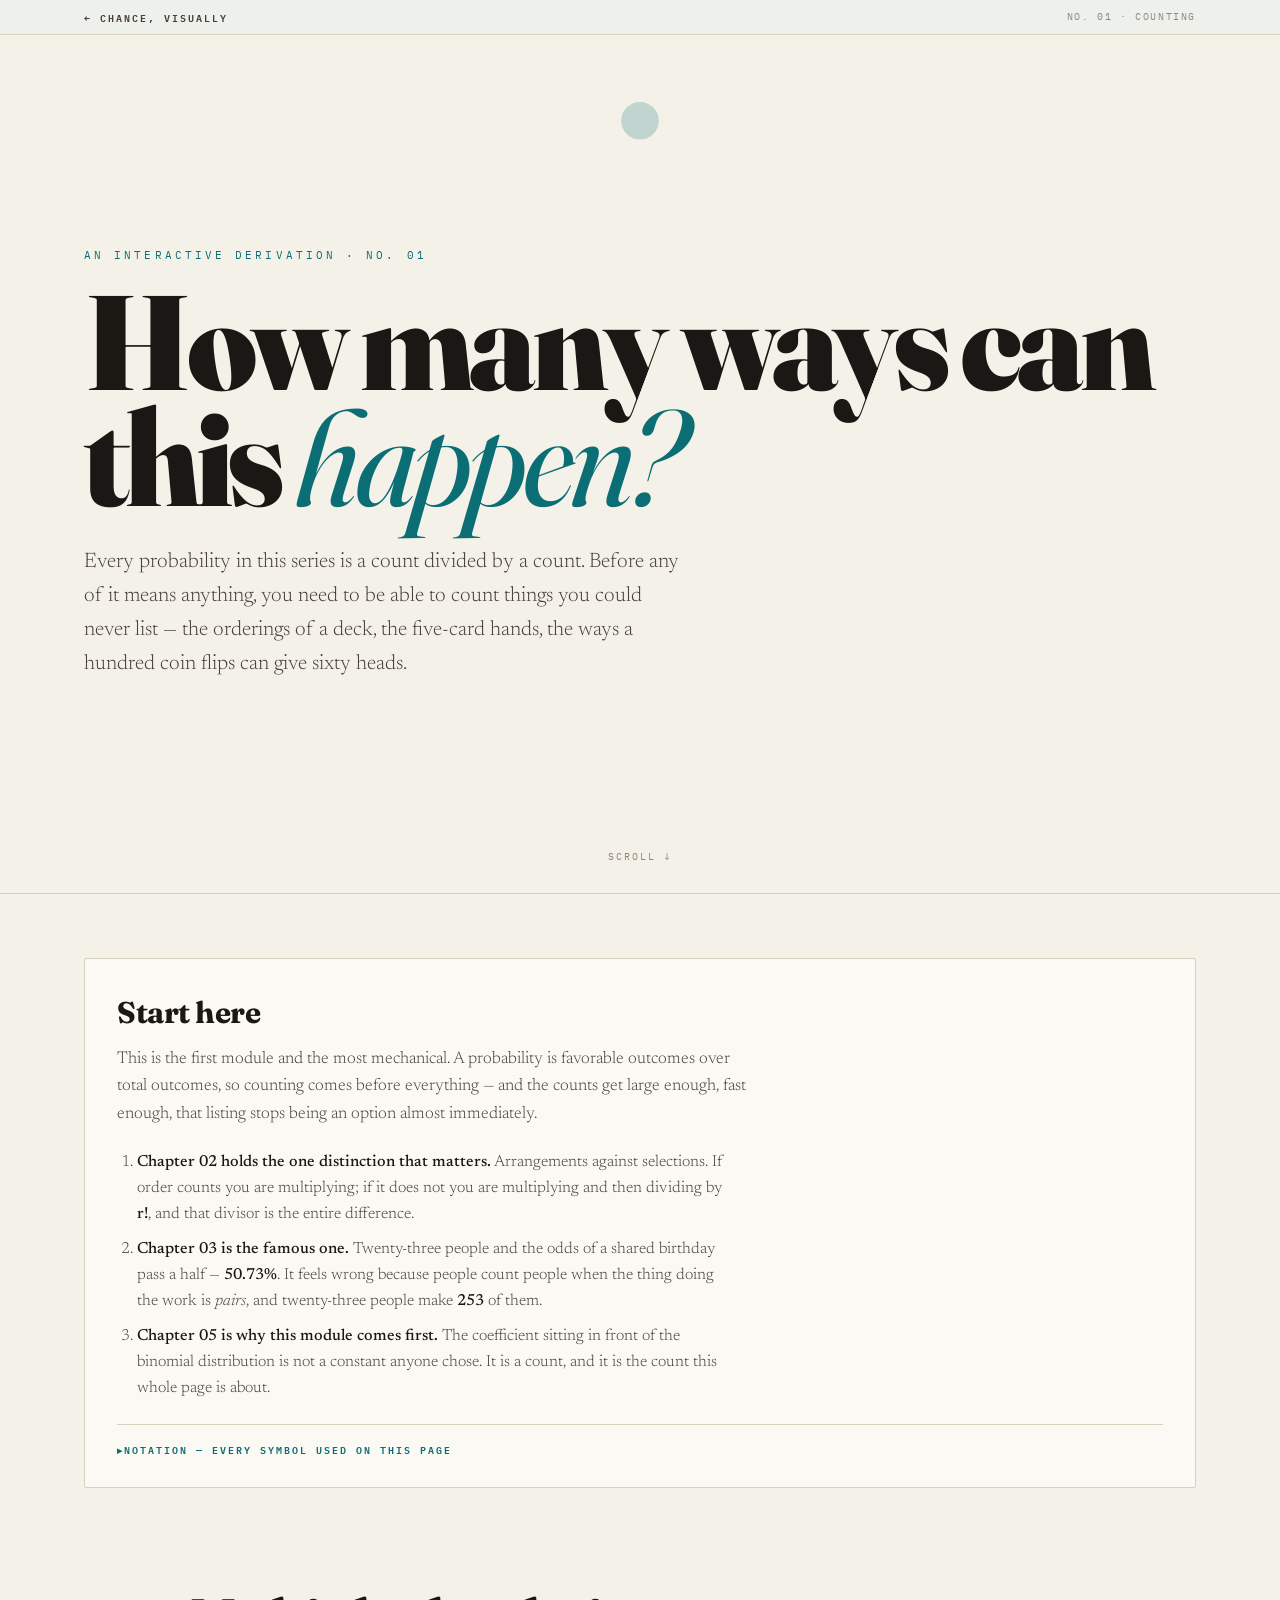
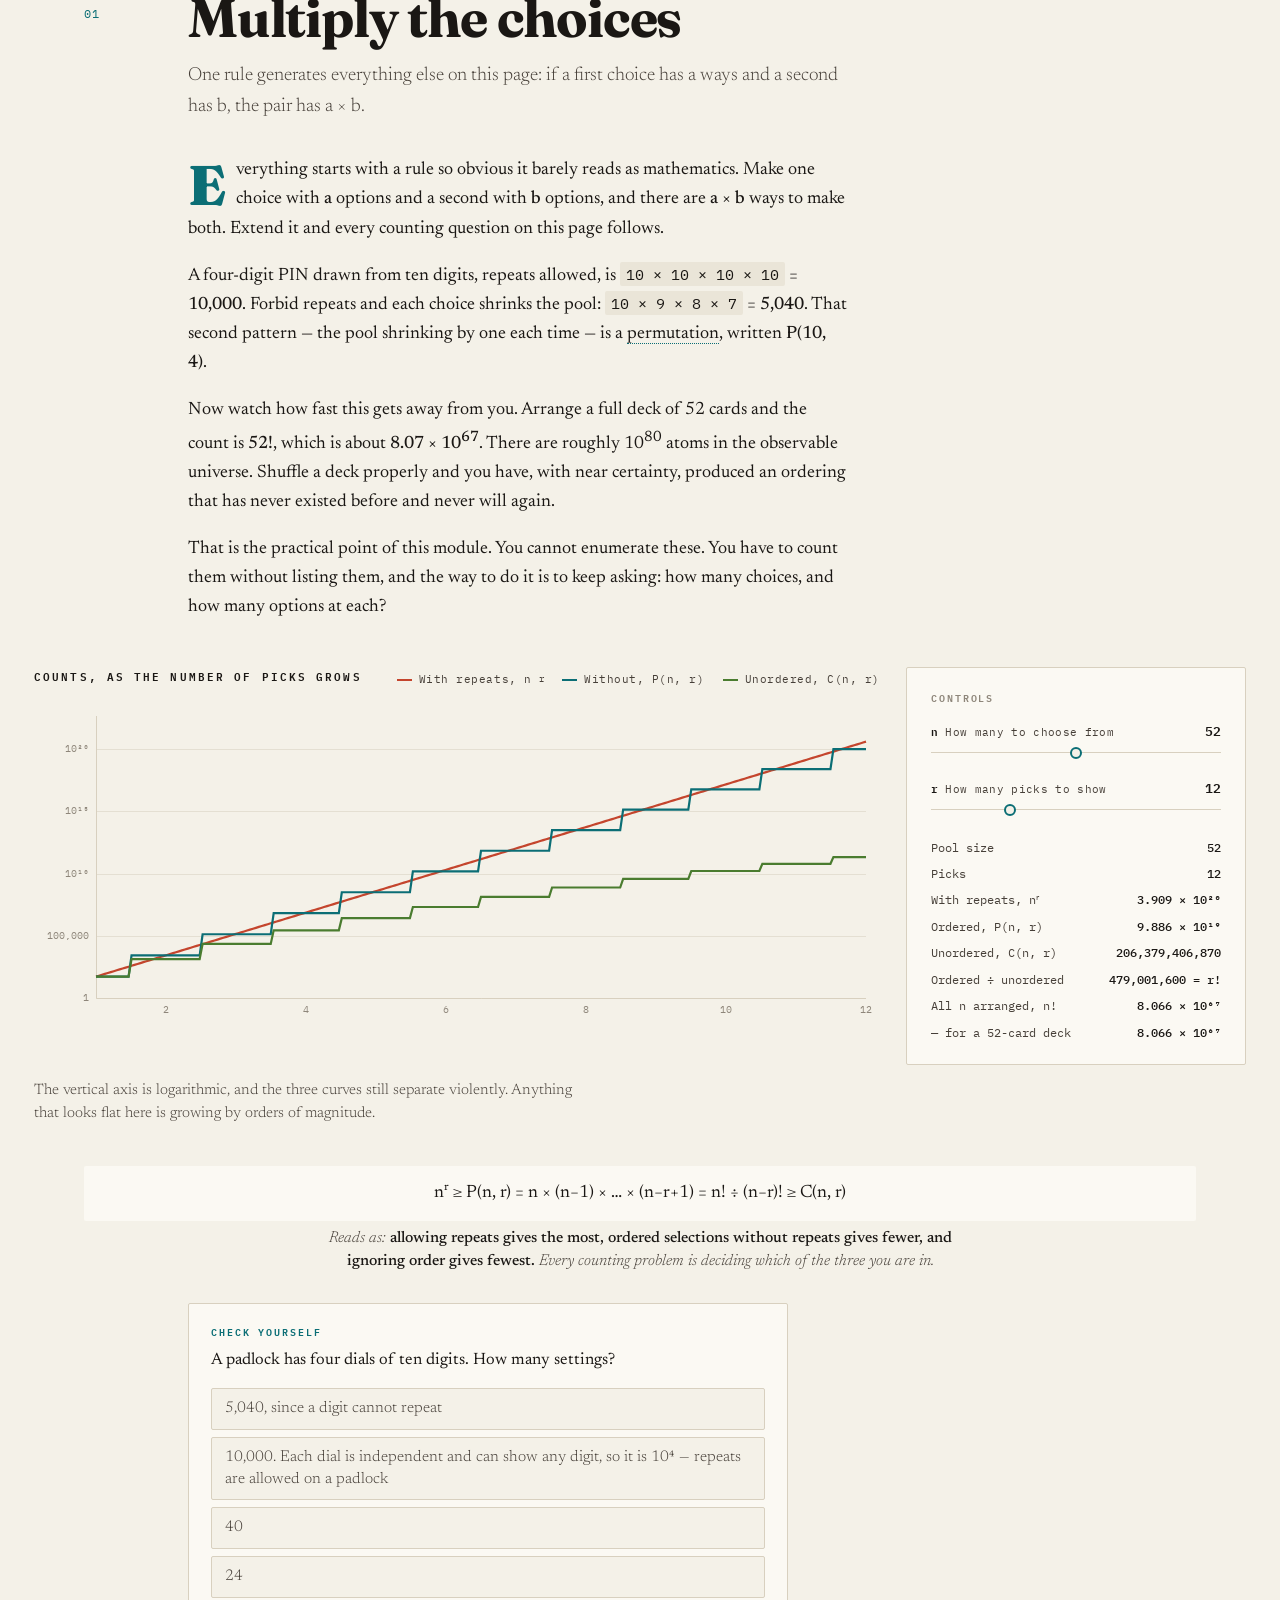
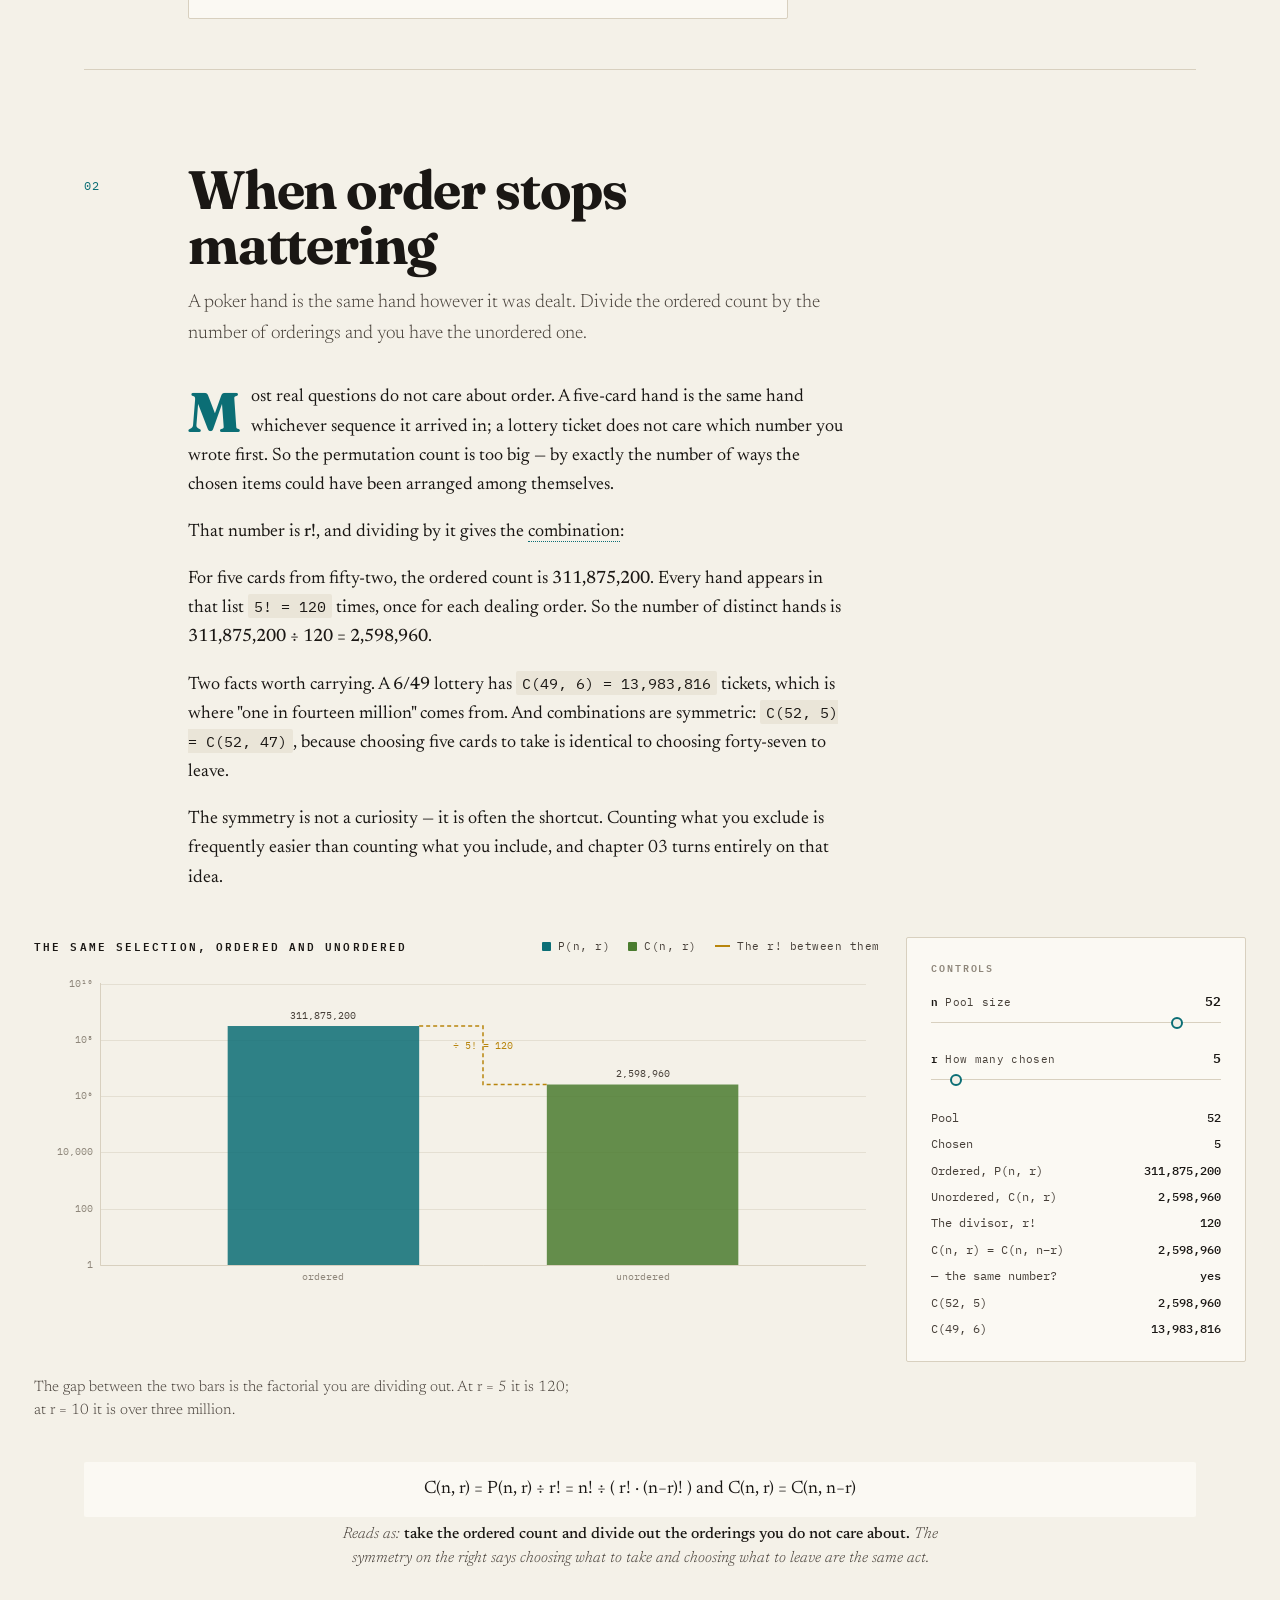
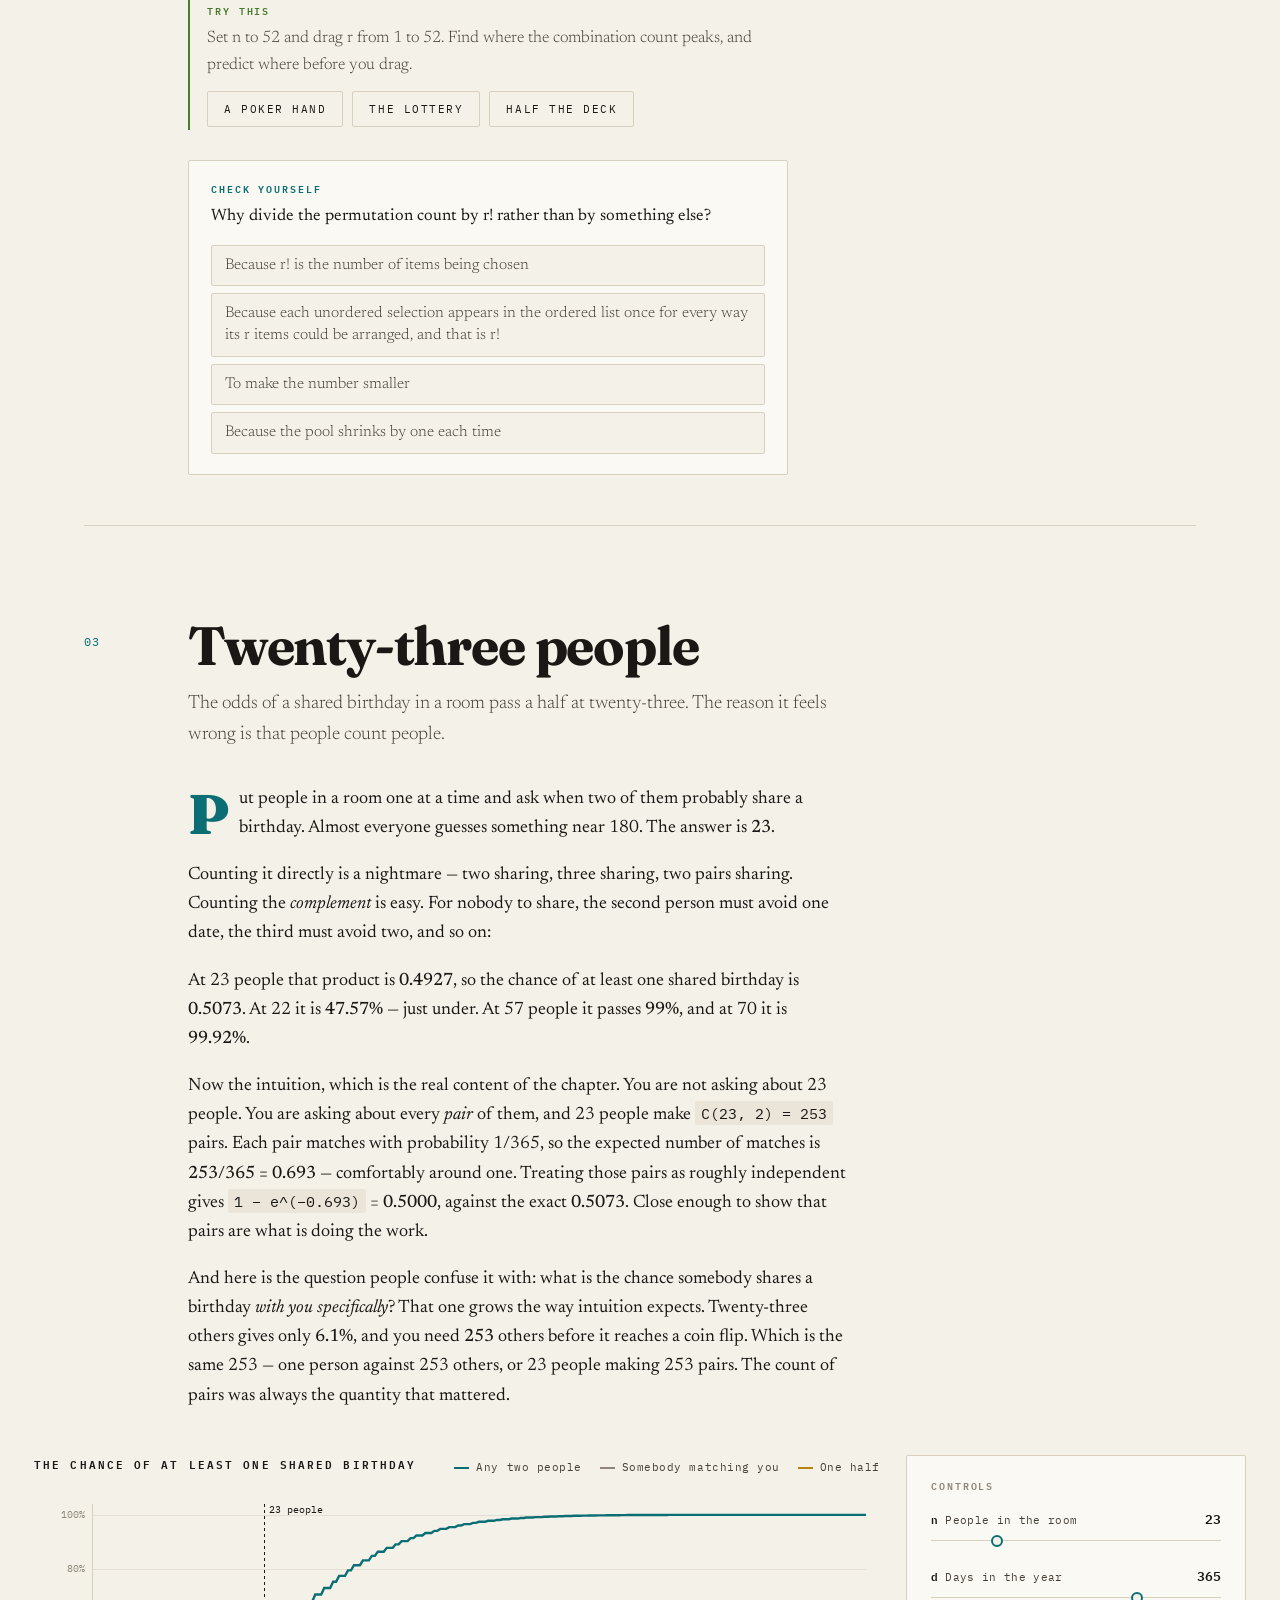
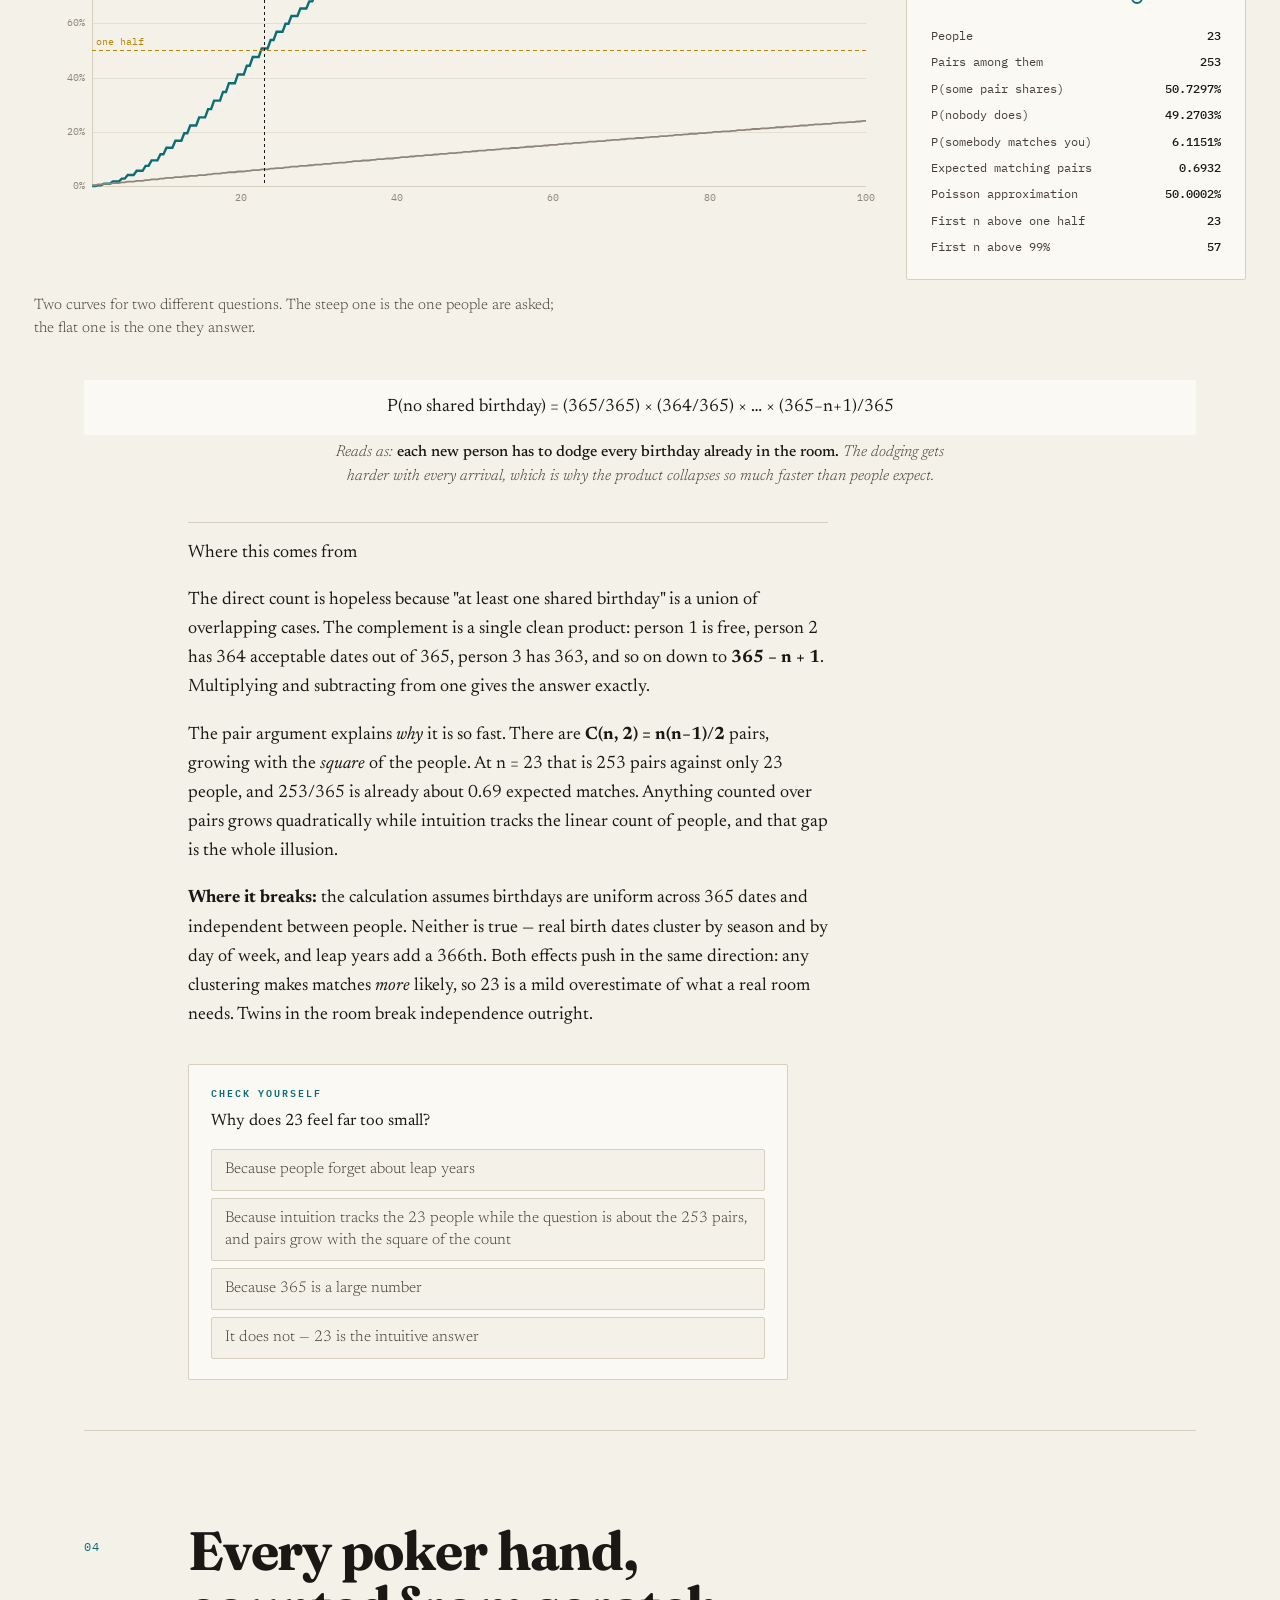
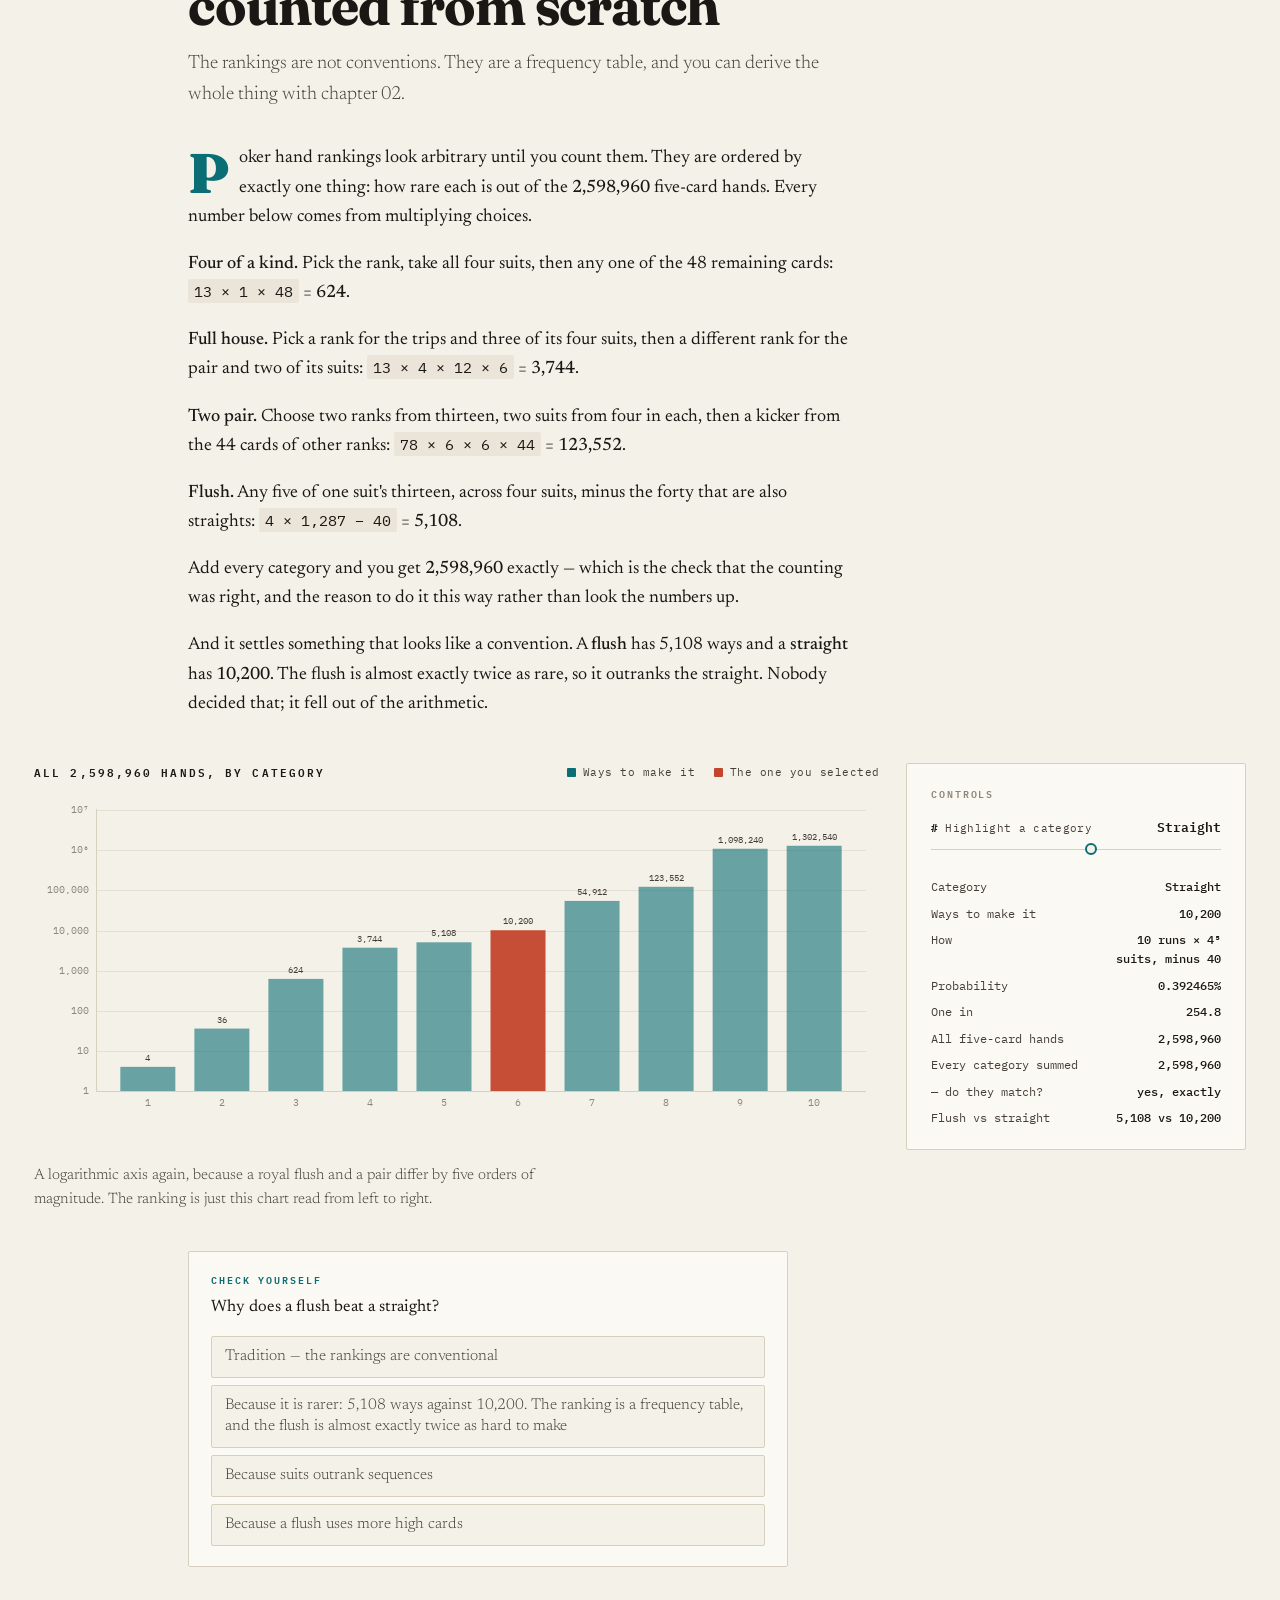
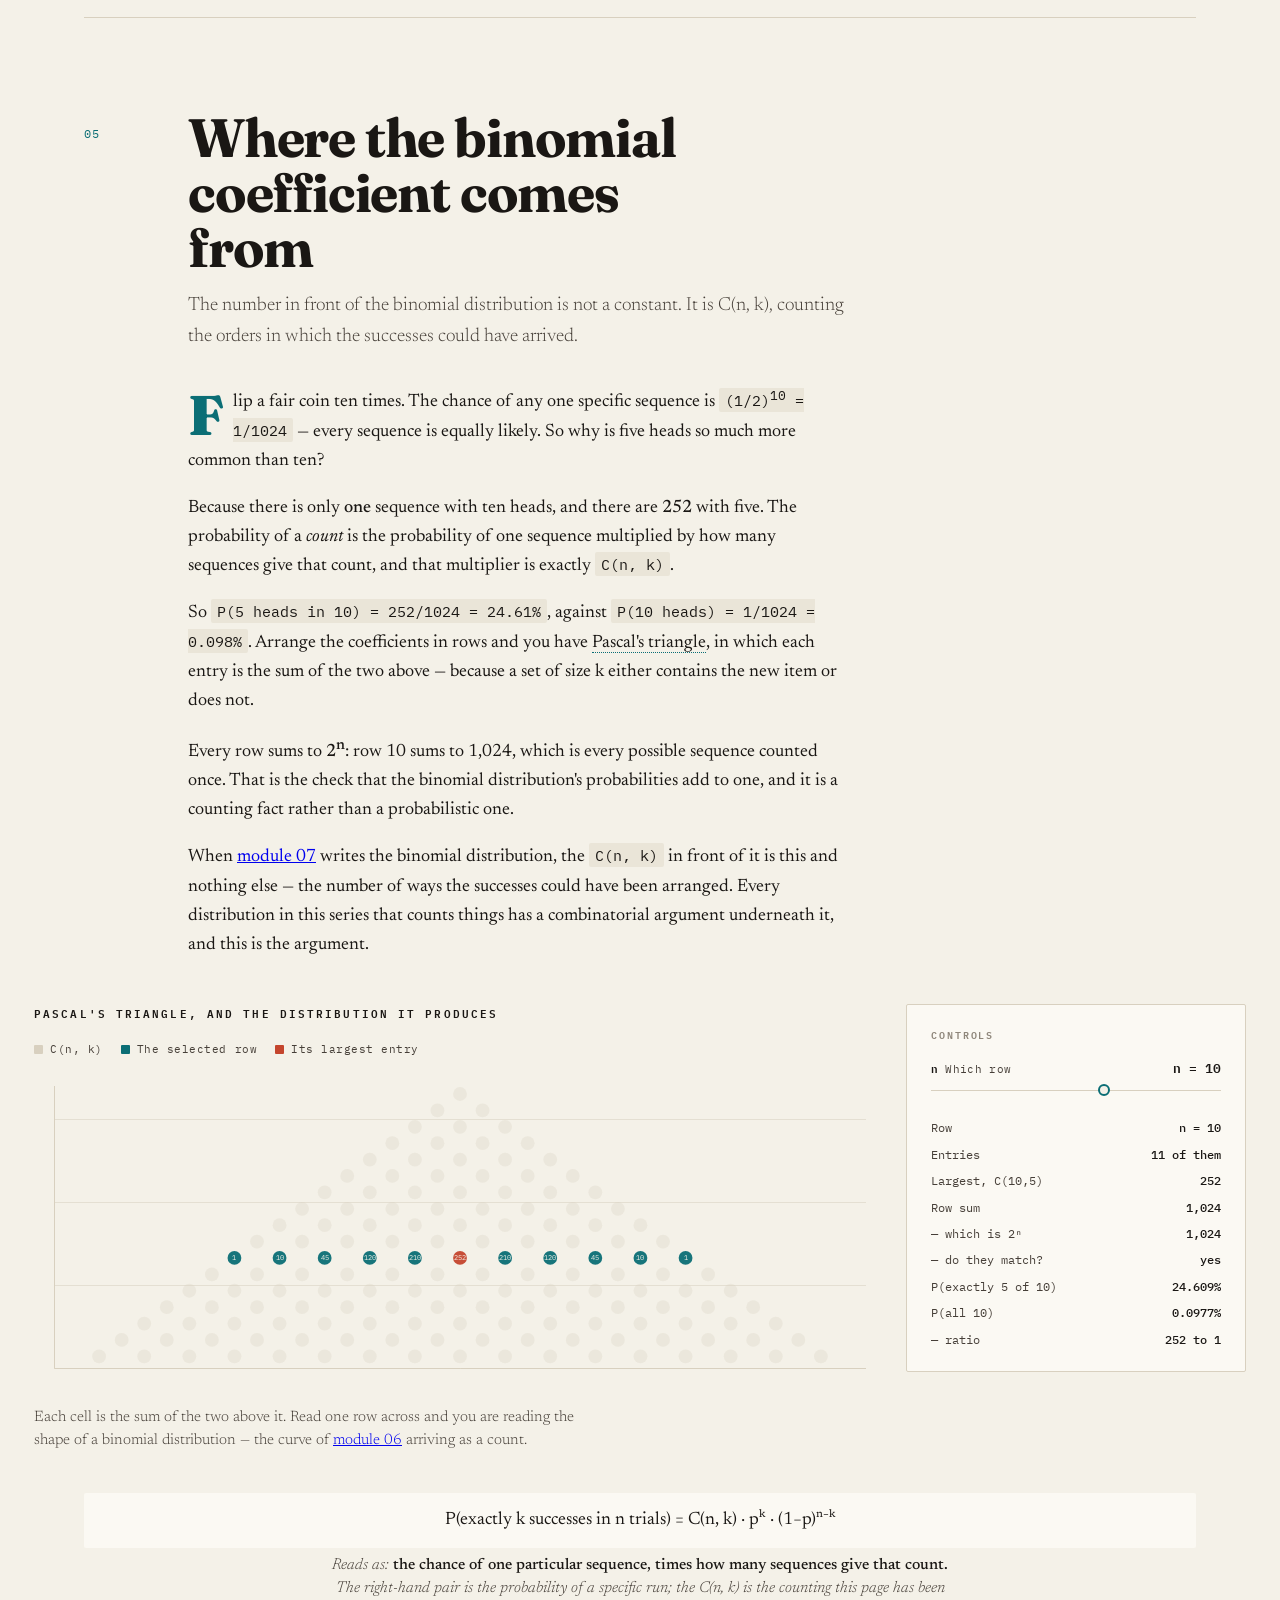
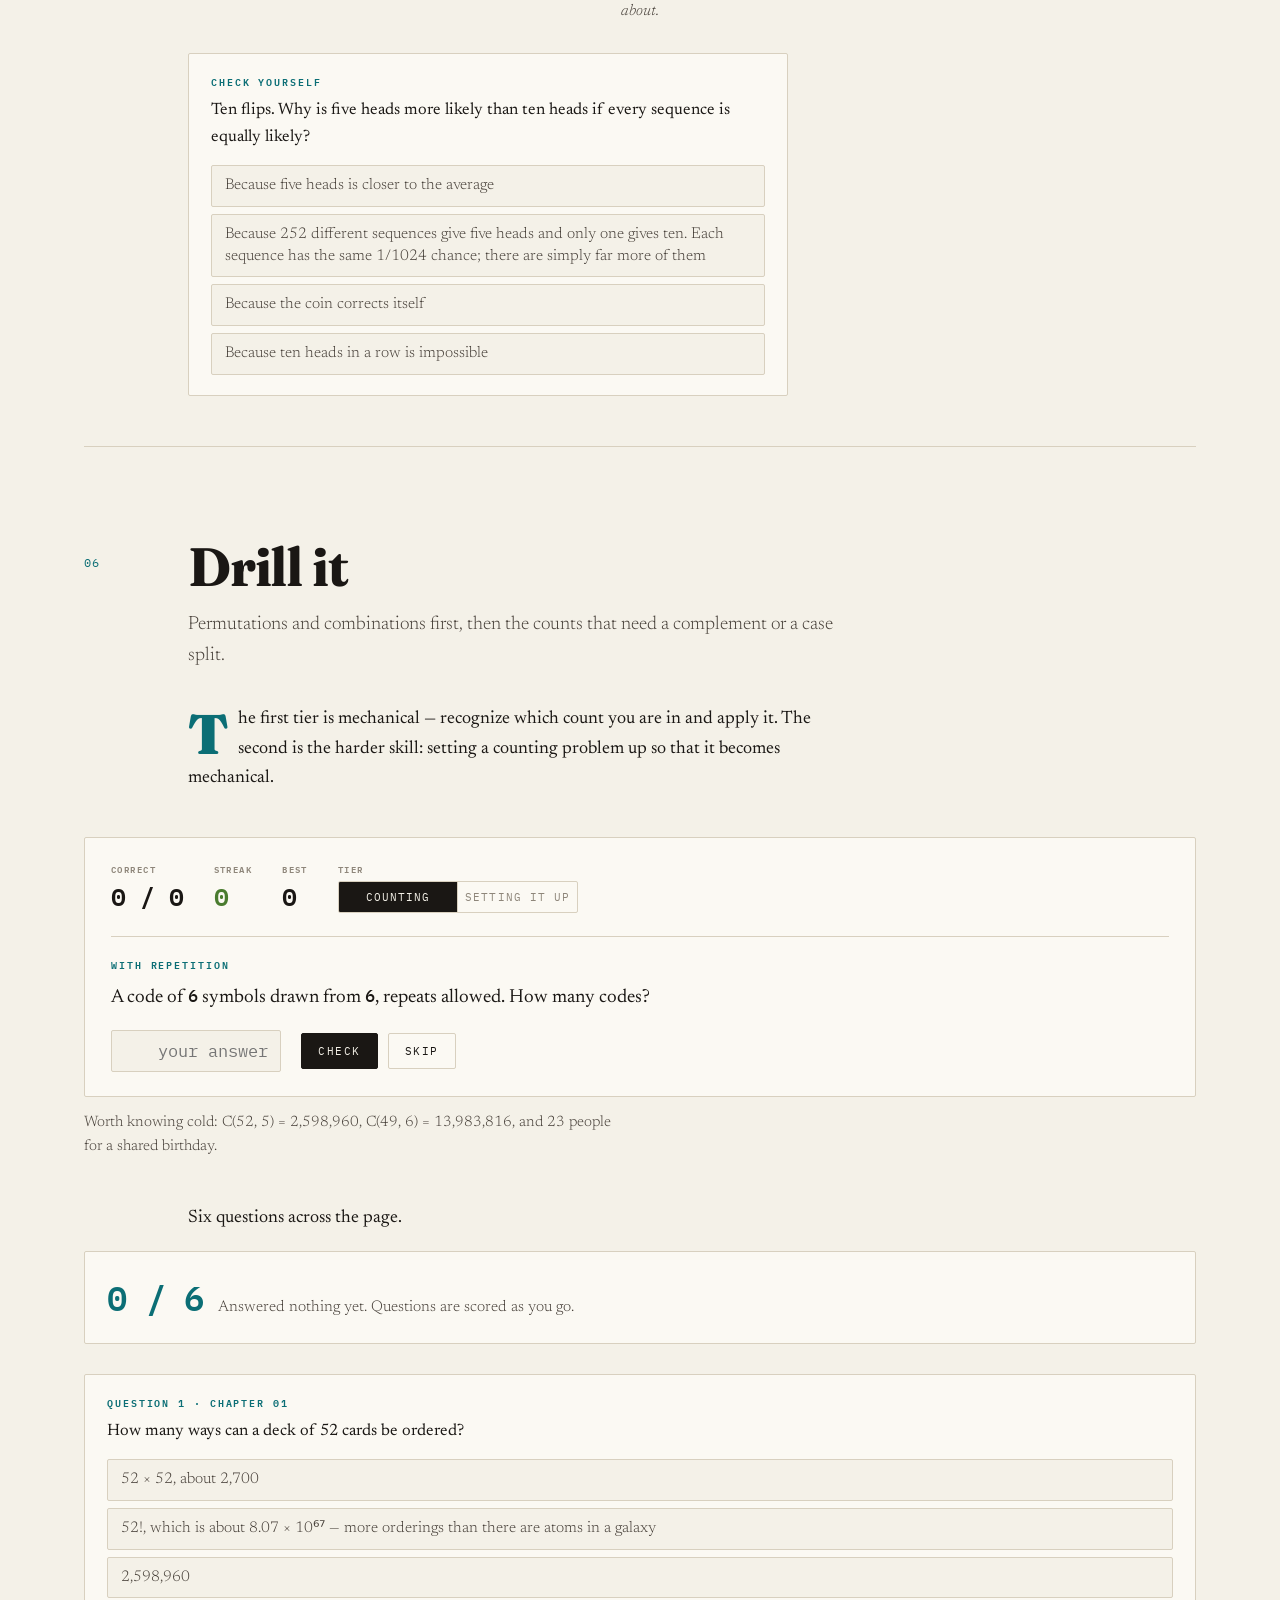
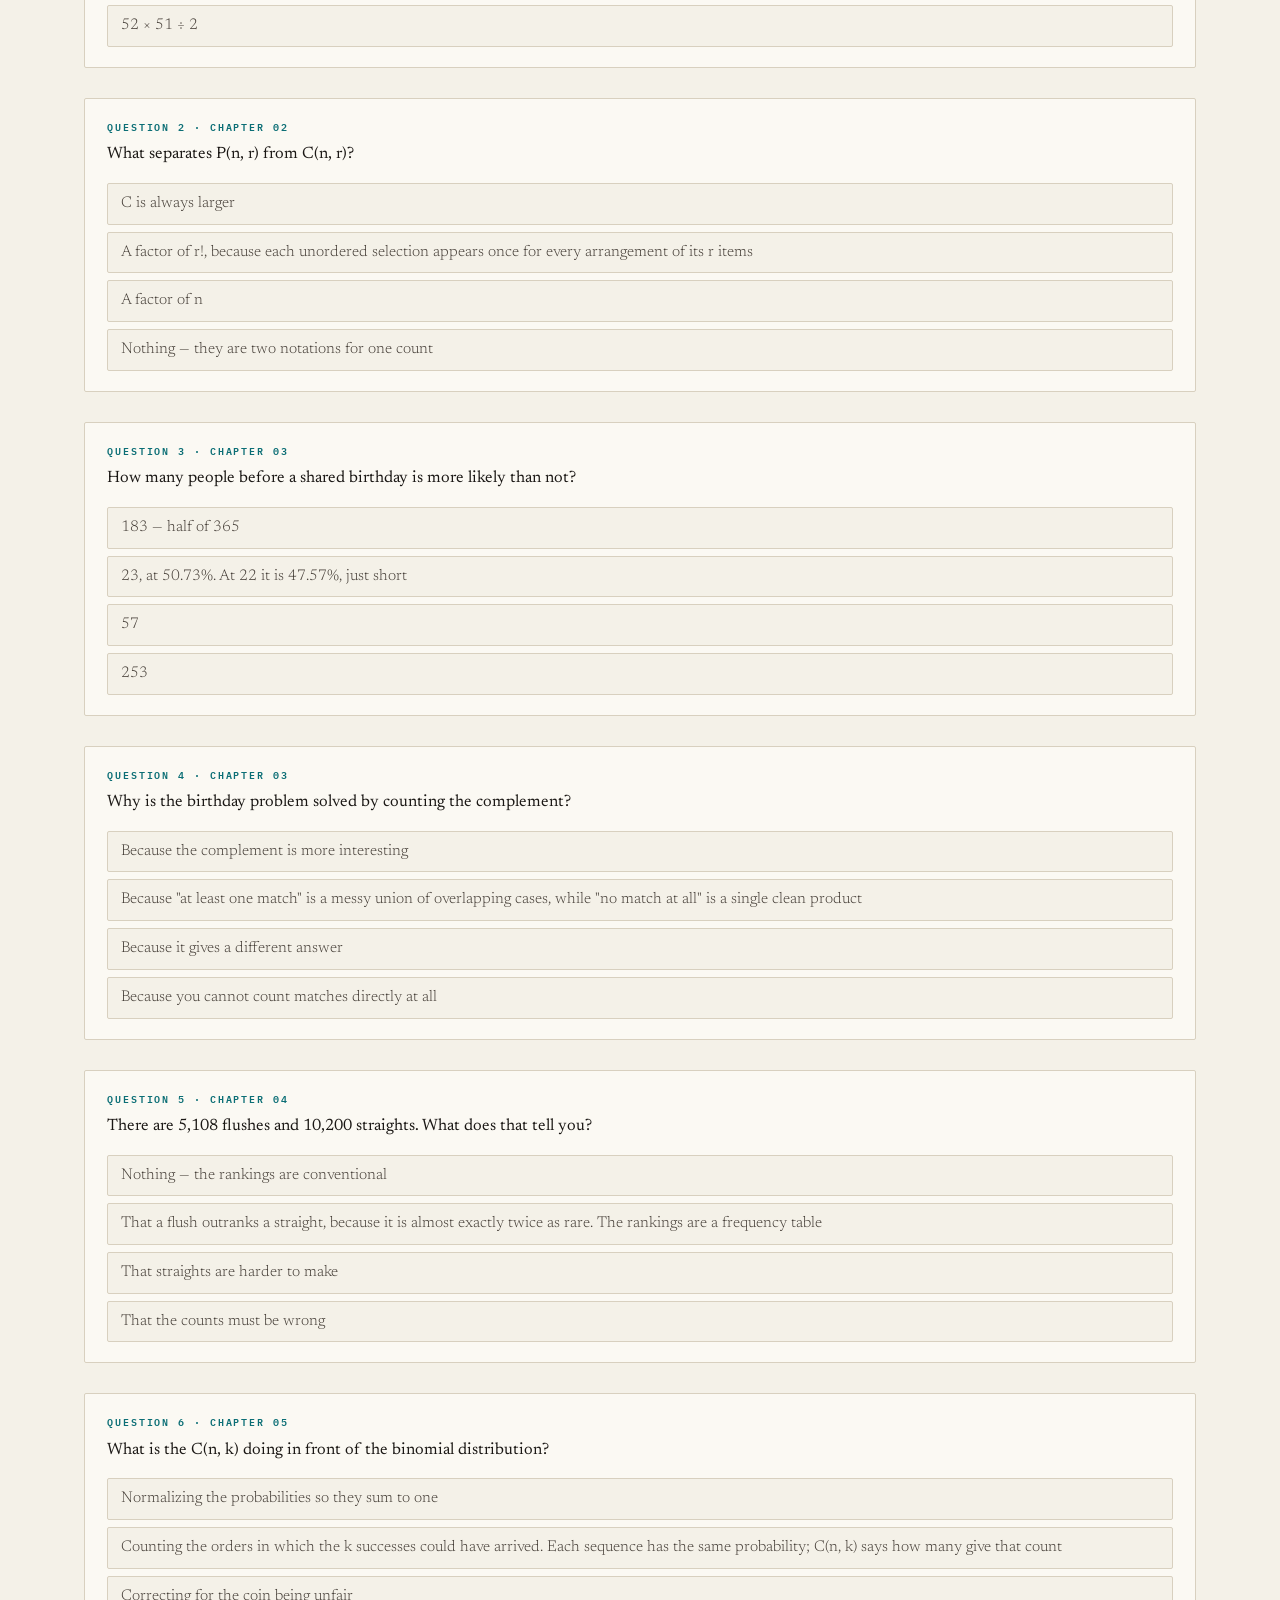
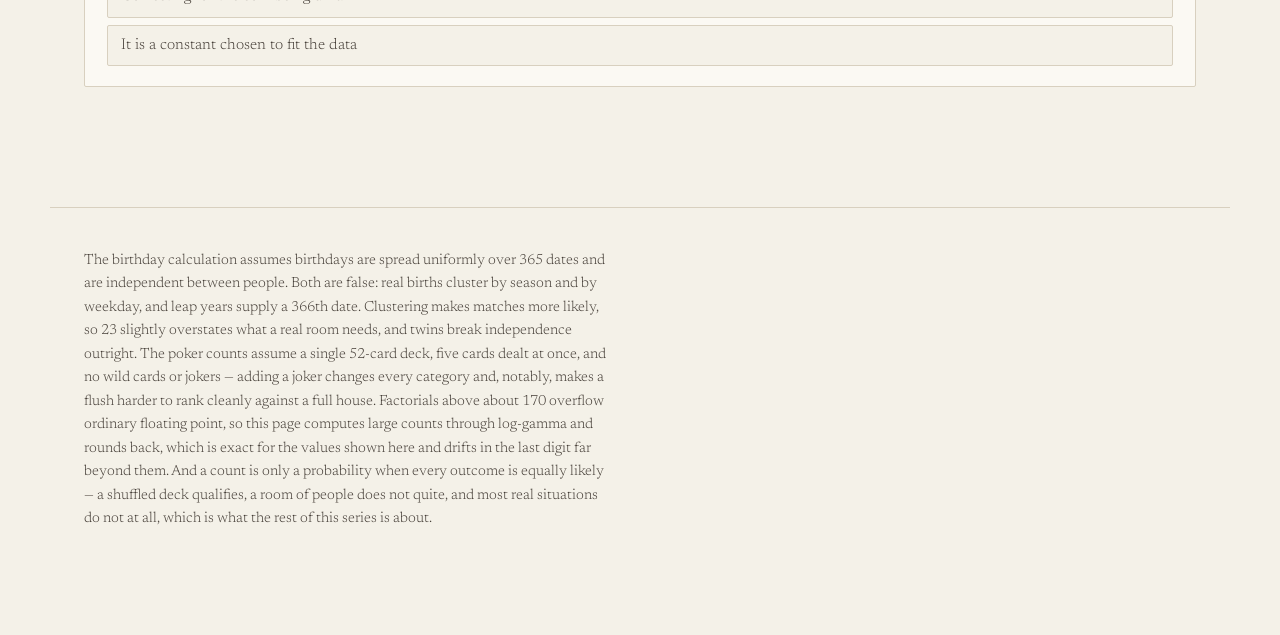
<file: docs/count.html>
<!DOCTYPE html>
<html lang="en">
<head>
<meta charset="utf-8">
<meta name="viewport" content="width=device-width, initial-scale=1, viewport-fit=cover">
<meta name="color-scheme" content="light">
<meta name="theme-color" content="#F4F1E8">
<title>Counting Without Listing — Chance, visually</title>
<meta name="description" content="Every probability is a count over a count. Permutations against combinations, why twenty-three people is enough for a shared birthday, all 2,598,960 poker hands derived from scratch, and where the binomial coefficient comes from.">
<meta property="og:type" content="article">
<meta property="og:title" content="Counting Without Listing — Chance, visually">
<meta property="og:description" content="Every probability is a count over a count. Permutations against combinations, why twenty-three people is enough for a shared birthday, all 2,598,960 poker hands derived from scratch, and where the binomial coefficient comes from.">
<link rel="icon" href="data:image/svg+xml,<svg xmlns='http://www.w3.org/2000/svg' viewBox='0 0 32 32'><rect width='32' height='32' fill='%23F4F1E8'/><rect x='5' y='19' width='4' height='7' fill='%230B6E75'/><rect x='11' y='12' width='4' height='14' fill='%230B6E75'/><rect x='17' y='7' width='4' height='19' fill='%230B6E75'/><rect x='23' y='16' width='4' height='10' fill='%230B6E75'/></svg>">
<link rel="preconnect" href="https://fonts.googleapis.com">
<link rel="preconnect" href="https://fonts.gstatic.com" crossorigin>
<link href="https://fonts.googleapis.com/css2?family=Fraunces:opsz,wght@9..144,400;9..144,700;9..144,900&family=Newsreader:ital,opsz,wght@0,6..72,300;0,6..72,400;0,6..72,500;1,6..72,400&family=IBM+Plex+Mono:wght@400;500;600&display=swap" rel="stylesheet">
<link rel="stylesheet" href="assets/lab.css">
<link rel="stylesheet" href="assets/mobile.css">
<link rel="manifest" href="manifest.webmanifest">
<link rel="apple-touch-icon" href="icons/apple-touch-icon.png">
<meta name="apple-mobile-web-app-capable" content="yes">
<meta name="apple-mobile-web-app-status-bar-style" content="default">
<meta name="apple-mobile-web-app-title" content="Chance">
<meta name="mobile-web-app-capable" content="yes">
</head>
<body>
<header class="serieshead">
  <div class="in">
    <a class="home" href="index.html">← Chance, visually</a>
    <span class="num">No. 01 · Counting</span>
  </div>
</header>

<div class="progress" id="prog"></div>
<nav class="chapnav" id="chapnav" aria-label="Chapters">
  <a href="#c1"><span>Multiply the choices</span><i></i></a>
  <a href="#c2"><span>When order stops mattering</span><i></i></a>
  <a href="#c3"><span>The birthday problem</span><i></i></a>
  <a href="#c4"><span>Every poker hand</span><i></i></a>
  <a href="#c5"><span>Where the coefficient comes from</span><i></i></a>
  <a href="#c6"><span>Drills</span><i></i></a>
</nav>

<div class="hero">
  <canvas id="heroCv" aria-hidden="true"></canvas>
  <div class="heroInner">
    <div class="eyebrow">An interactive derivation · No. 01</div>
    <h1>How many ways can this <em>happen?</em></h1>
    <p class="sub">Every probability in this series is a count divided by a count. Before any of it means anything, you need to be able to count things you could never list — the orderings of a deck, the five-card hands, the ways a hundred coin flips can give sixty heads.</p>
  </div>
  <div class="scrollcue">Scroll ↓</div>
</div>

<main>

<div class="orient">
  <h2>Start here</h2>
  <p class="lede">This is the first module and the most mechanical. A probability is favorable outcomes over total outcomes, so counting comes before everything — and the counts get large enough, fast enough, that listing stops being an option almost immediately.</p>
  <ol>
    <li><b>Chapter 02 holds the one distinction that matters.</b> Arrangements against selections. If order counts you are multiplying; if it does not you are multiplying and then dividing by <b>r!</b>, and that divisor is the entire difference.</li>
    <li><b>Chapter 03 is the famous one.</b> Twenty-three people and the odds of a shared birthday pass a half — <b>50.73%</b>. It feels wrong because people count people when the thing doing the work is <em>pairs</em>, and twenty-three people make <b>253</b> of them.</li>
    <li><b>Chapter 05 is why this module comes first.</b> The coefficient sitting in front of the binomial distribution is not a constant anyone chose. It is a count, and it is the count this whole page is about.</li>
  </ol>
  <details class="drop">
    <summary>Notation — every symbol used on this page</summary>
    <table class="ntab">
      <tr><td>n!</td><td>Factorial — n × (n−1) × … × 1. The number of ways to arrange n distinct things. 0! is 1, which is a convention that makes everything else work.</td></tr>
      <tr><td>P(n, r)</td><td>Permutations: ordered selections of r things from n. Equal to n! ÷ (n−r)!.</td></tr>
      <tr><td>C(n, r)</td><td>Combinations: unordered selections. P(n, r) ÷ r!, written "n choose r".</td></tr>
      <tr><td>n<sup>r</sup></td><td>Selections with repetition allowed — you put each one back before drawing the next.</td></tr>
      <tr><td>Pascal's triangle</td><td>The combinations arranged in rows. Each entry is the sum of the two above it.</td></tr>
      <tr><td>Complement</td><td>Counting the ways something does <em>not</em> happen and subtracting. Often far easier than the direct count.</td></tr>
    </table>
  </details>
</div>

<!-- ══════════ 01 ══════════ -->
<section class="chapter" id="c1">
  <div class="chead">
    <div class="cnum">01</div>
    <h2>Multiply the choices</h2>
    <p class="dek">One rule generates everything else on this page: if a first choice has a ways and a second has b, the pair has a × b.</p>
  </div>

  <div class="prose">
    <p class="lead">Everything starts with a rule so obvious it barely reads as mathematics. Make one choice with <b>a</b> options and a second with <b>b</b> options, and there are <b>a × b</b> ways to make both. Extend it and every counting question on this page follows.</p>
    <p>A four-digit PIN drawn from ten digits, repeats allowed, is <code>10 × 10 × 10 × 10</code> = <b>10,000</b>. Forbid repeats and each choice shrinks the pool: <code>10 × 9 × 8 × 7</code> = <b>5,040</b>. That second pattern — the pool shrinking by one each time — is a <span class="term" data-t="Permutation" data-def="An ordered selection. P(n, r) counts the ways to pick r things from n when the order you pick them in makes a different outcome. Equal to n × (n−1) × … down to (n−r+1), which is n! divided by (n−r)!.">permutation</span>, written <b>P(10, 4)</b>.</p>
    <p>Now watch how fast this gets away from you. Arrange a full deck of 52 cards and the count is <b>52!</b>, which is about <b>8.07 × 10<sup>67</sup></b>. There are roughly 10<sup>80</sup> atoms in the observable universe. Shuffle a deck properly and you have, with near certainty, produced an ordering that has never existed before and never will again.</p>
    <p>That is the practical point of this module. You cannot enumerate these. You have to count them without listing them, and the way to do it is to keep asking: how many choices, and how many options at each?</p>
  </div>

  <figure class="bleed">
    <div class="split wide">
      <div>
        <div class="figtop">
          <h3>Counts, as the number of picks grows</h3>
          <span class="legend" style="margin:0">
            <span><i class="swl" style="background:var(--verm)"></i>With repeats, n<sup>r</sup></span>
            <span><i class="swl" style="background:var(--blue)"></i>Without, P(n, r)</span>
            <span><i class="swl" style="background:var(--moss)"></i>Unordered, C(n, r)</span>
          </span>
        </div>
        <canvas id="cv1" height="310"></canvas>
      </div>
      <div class="rail panel">
        <h4>Controls</h4>
        <div id="ctl1"></div>
        <div class="kv" style="margin-top:20px" id="kv1"></div>
      </div>
    </div>
    <figcaption>The vertical axis is logarithmic, and the three curves still separate violently. Anything that looks flat here is growing by orders of magnitude.</figcaption>
  </figure>

  <div class="mline">n<sup>r</sup> ≥ P(n, r) = n × (n−1) × … × (n−r+1) = n! ÷ (n−r)! ≥ C(n, r)</div>
  <p class="mread">Reads as: <b>allowing repeats gives the most, ordered selections without repeats gives fewer, and ignoring order gives fewest.</b> Every counting problem is deciding which of the three you are in.</p>

  <div class="check">
    <span class="lab">Check yourself</span>
    <p class="q">A padlock has four dials of ten digits. How many settings?</p>
    <div class="opts">
      <button>5,040, since a digit cannot repeat</button>
      <button data-ok="1">10,000. Each dial is independent and can show any digit, so it is 10⁴ — repeats are allowed on a padlock</button>
      <button>40</button>
      <button>24</button>
    </div>
    <div class="ans"><b>10,000.</b> The first option is P(10, 4), which would be right if the dials somehow could not repeat a digit. Deciding whether repetition is allowed is the first question in every counting problem and the one people skip.</div>
  </div>
</section>

<!-- ══════════ 02 ══════════ -->
<section class="chapter" id="c2">
  <div class="chead">
    <div class="cnum">02</div>
    <h2>When order stops mattering</h2>
    <p class="dek">A poker hand is the same hand however it was dealt. Divide the ordered count by the number of orderings and you have the unordered one.</p>
  </div>

  <div class="prose">
    <p class="lead">Most real questions do not care about order. A five-card hand is the same hand whichever sequence it arrived in; a lottery ticket does not care which number you wrote first. So the permutation count is too big — by exactly the number of ways the chosen items could have been arranged among themselves.</p>
    <p>That number is <b>r!</b>, and dividing by it gives the <span class="term" data-t="Combination" data-def="An unordered selection: the ways to choose r things from n where order does not matter. Equal to P(n, r) divided by r!, because each unordered set was counted once for every way of arranging it.">combination</span>:</p>
    <p>For five cards from fifty-two, the ordered count is <b>311,875,200</b>. Every hand appears in that list <code>5! = 120</code> times, once for each dealing order. So the number of distinct hands is <b>311,875,200 ÷ 120 = 2,598,960</b>.</p>
    <p>Two facts worth carrying. A <b>6/49</b> lottery has <code>C(49, 6) = 13,983,816</code> tickets, which is where "one in fourteen million" comes from. And combinations are symmetric: <code>C(52, 5) = C(52, 47)</code>, because choosing five cards to take is identical to choosing forty-seven to leave.</p>
    <p>The symmetry is not a curiosity — it is often the shortcut. Counting what you exclude is frequently easier than counting what you include, and chapter 03 turns entirely on that idea.</p>
  </div>

  <figure class="bleed">
    <div class="split wide">
      <div>
        <div class="figtop">
          <h3>The same selection, ordered and unordered</h3>
          <span class="legend" style="margin:0">
            <span><i class="sw" style="background:var(--blue)"></i>P(n, r)</span>
            <span><i class="sw" style="background:var(--moss)"></i>C(n, r)</span>
            <span><i class="swl" style="background:var(--ochre)"></i>The r! between them</span>
          </span>
        </div>
        <canvas id="cv2" height="310"></canvas>
      </div>
      <div class="rail panel">
        <h4>Controls</h4>
        <div id="ctl2"></div>
        <div class="kv" style="margin-top:20px" id="kv2"></div>
      </div>
    </div>
    <figcaption>The gap between the two bars is the factorial you are dividing out. At r = 5 it is 120; at r = 10 it is over three million.</figcaption>
  </figure>

  <div class="mline">C(n, r) = P(n, r) ÷ r! = n! ÷ ( r! · (n−r)! )          and C(n, r) = C(n, n−r)</div>
  <p class="mread">Reads as: <b>take the ordered count and divide out the orderings you do not care about.</b> The symmetry on the right says choosing what to take and choosing what to leave are the same act.</p>

  <div class="try">
    <span class="lab">Try this</span>
    <p>Set n to 52 and drag r from 1 to 52. Find where the combination count peaks, and predict where before you drag.</p>
    <div class="btnrow">
      <button class="act ghost" data-preset="c2" data-patch='{"n":52,"r":5}' data-focus="cv2">A poker hand</button>
      <button class="act ghost" data-preset="c2" data-patch='{"n":49,"r":6}' data-focus="cv2">The lottery</button>
      <button class="act ghost" data-preset="c2" data-patch='{"n":52,"r":26}' data-focus="cv2">Half the deck</button>
    </div>
  </div>

  <div class="check">
    <span class="lab">Check yourself</span>
    <p class="q">Why divide the permutation count by r! rather than by something else?</p>
    <div class="opts">
      <button>Because r! is the number of items being chosen</button>
      <button data-ok="1">Because each unordered selection appears in the ordered list once for every way its r items could be arranged, and that is r!</button>
      <button>To make the number smaller</button>
      <button>Because the pool shrinks by one each time</button>
    </div>
    <div class="ans"><b>Every unordered set is over-counted exactly r! times.</b> This is worth being able to say out loud, because it is the same argument used every time something is counted with a symmetry in it — count as if the symmetry did not exist, then divide by the size of the symmetry.</div>
  </div>
</section>

<!-- ══════════ 03 ══════════ -->
<section class="chapter" id="c3">
  <div class="chead">
    <div class="cnum">03</div>
    <h2>Twenty-three people</h2>
    <p class="dek">The odds of a shared birthday in a room pass a half at twenty-three. The reason it feels wrong is that people count people.</p>
  </div>

  <div class="prose">
    <p class="lead">Put people in a room one at a time and ask when two of them probably share a birthday. Almost everyone guesses something near 180. The answer is <b>23</b>.</p>
    <p>Counting it directly is a nightmare — two sharing, three sharing, two pairs sharing. Counting the <em>complement</em> is easy. For nobody to share, the second person must avoid one date, the third must avoid two, and so on:</p>
    <p>At 23 people that product is <b>0.4927</b>, so the chance of at least one shared birthday is <b>0.5073</b>. At 22 it is <b>47.57%</b> — just under. At 57 people it passes <b>99%</b>, and at 70 it is <b>99.92%</b>.</p>
    <p>Now the intuition, which is the real content of the chapter. You are not asking about 23 people. You are asking about every <em>pair</em> of them, and 23 people make <code>C(23, 2) = 253</code> pairs. Each pair matches with probability 1/365, so the expected number of matches is <b>253/365 = 0.693</b> — comfortably around one. Treating those pairs as roughly independent gives <code>1 − e^(−0.693)</code> = <b>0.5000</b>, against the exact <b>0.5073</b>. Close enough to show that pairs are what is doing the work.</p>
    <p>And here is the question people confuse it with: what is the chance somebody shares a birthday <em>with you specifically</em>? That one grows the way intuition expects. Twenty-three others gives only <b>6.1%</b>, and you need <b>253</b> others before it reaches a coin flip. Which is the same 253 — one person against 253 others, or 23 people making 253 pairs. The count of pairs was always the quantity that mattered.</p>
  </div>

  <figure class="bleed">
    <div class="split wide">
      <div>
        <div class="figtop">
          <h3>The chance of at least one shared birthday</h3>
          <span class="legend" style="margin:0">
            <span><i class="swl" style="background:var(--blue)"></i>Any two people</span>
            <span><i class="swl" style="background:var(--grey)"></i>Somebody matching you</span>
            <span><i class="swl" style="background:var(--ochre)"></i>One half</span>
          </span>
        </div>
        <canvas id="cv3" height="310"></canvas>
      </div>
      <div class="rail panel">
        <h4>Controls</h4>
        <div id="ctl3"></div>
        <div class="kv" style="margin-top:20px" id="kv3"></div>
      </div>
    </div>
    <figcaption>Two curves for two different questions. The steep one is the one people are asked; the flat one is the one they answer.</figcaption>
  </figure>

  <div class="mline">P(no shared birthday) = (365/365) × (364/365) × … × (365−n+1)/365</div>
  <p class="mread">Reads as: <b>each new person has to dodge every birthday already in the room.</b> The dodging gets harder with every arrival, which is why the product collapses so much faster than people expect.</p>

  <div class="derive">
    <span class="lab">Where this comes from</span>
    <p>The direct count is hopeless because "at least one shared birthday" is a union of overlapping cases. The complement is a single clean product: person 1 is free, person 2 has 364 acceptable dates out of 365, person 3 has 363, and so on down to <b>365 − n + 1</b>. Multiplying and subtracting from one gives the answer exactly.</p>
    <p>The pair argument explains <em>why</em> it is so fast. There are <b>C(n, 2) = n(n−1)/2</b> pairs, growing with the <em>square</em> of the people. At n = 23 that is 253 pairs against only 23 people, and 253/365 is already about 0.69 expected matches. Anything counted over pairs grows quadratically while intuition tracks the linear count of people, and that gap is the whole illusion.</p>
    <p><b>Where it breaks:</b> the calculation assumes birthdays are uniform across 365 dates and independent between people. Neither is true — real birth dates cluster by season and by day of week, and leap years add a 366th. Both effects push in the same direction: any clustering makes matches <em>more</em> likely, so 23 is a mild overestimate of what a real room needs. Twins in the room break independence outright.</p>
  </div>

  <div class="check">
    <span class="lab">Check yourself</span>
    <p class="q">Why does 23 feel far too small?</p>
    <div class="opts">
      <button>Because people forget about leap years</button>
      <button data-ok="1">Because intuition tracks the 23 people while the question is about the 253 pairs, and pairs grow with the square of the count</button>
      <button>Because 365 is a large number</button>
      <button>It does not — 23 is the intuitive answer</button>
    </div>
    <div class="ans"><b>Pairs, not people.</b> The count that matters grows quadratically while the one people watch grows linearly. The same substitution is behind the question this gets confused with — matching <em>you</em> specifically needs 253 others, because then there really are only 253 pairs in play.</div>
  </div>
</section>

<!-- ══════════ 04 ══════════ -->
<section class="chapter" id="c4">
  <div class="chead">
    <div class="cnum">04</div>
    <h2>Every poker hand, counted from scratch</h2>
    <p class="dek">The rankings are not conventions. They are a frequency table, and you can derive the whole thing with chapter 02.</p>
  </div>

  <div class="prose">
    <p class="lead">Poker hand rankings look arbitrary until you count them. They are ordered by exactly one thing: how rare each is out of the <b>2,598,960</b> five-card hands. Every number below comes from multiplying choices.</p>
    <p><b>Four of a kind.</b> Pick the rank, take all four suits, then any one of the 48 remaining cards: <code>13 × 1 × 48</code> = <b>624</b>.</p>
    <p><b>Full house.</b> Pick a rank for the trips and three of its four suits, then a different rank for the pair and two of its suits: <code>13 × 4 × 12 × 6</code> = <b>3,744</b>.</p>
    <p><b>Two pair.</b> Choose two ranks from thirteen, two suits from four in each, then a kicker from the 44 cards of other ranks: <code>78 × 6 × 6 × 44</code> = <b>123,552</b>.</p>
    <p><b>Flush.</b> Any five of one suit's thirteen, across four suits, minus the forty that are also straights: <code>4 × 1,287 − 40</code> = <b>5,108</b>.</p>
    <p>Add every category and you get <b>2,598,960</b> exactly — which is the check that the counting was right, and the reason to do it this way rather than look the numbers up.</p>
    <p>And it settles something that looks like a convention. A <b>flush</b> has 5,108 ways and a <b>straight</b> has <b>10,200</b>. The flush is almost exactly twice as rare, so it outranks the straight. Nobody decided that; it fell out of the arithmetic.</p>
  </div>

  <figure class="bleed">
    <div class="split wide">
      <div>
        <div class="figtop">
          <h3>All 2,598,960 hands, by category</h3>
          <span class="legend" style="margin:0">
            <span><i class="sw" style="background:var(--blue)"></i>Ways to make it</span>
            <span><i class="sw" style="background:var(--verm)"></i>The one you selected</span>
          </span>
        </div>
        <canvas id="cv4" height="310"></canvas>
      </div>
      <div class="rail panel">
        <h4>Controls</h4>
        <div id="ctl4"></div>
        <div class="kv" style="margin-top:20px" id="kv4"></div>
      </div>
    </div>
    <figcaption>A logarithmic axis again, because a royal flush and a pair differ by five orders of magnitude. The ranking is just this chart read from left to right.</figcaption>
  </figure>

  <div class="check">
    <span class="lab">Check yourself</span>
    <p class="q">Why does a flush beat a straight?</p>
    <div class="opts">
      <button>Tradition — the rankings are conventional</button>
      <button data-ok="1">Because it is rarer: 5,108 ways against 10,200. The ranking is a frequency table, and the flush is almost exactly twice as hard to make</button>
      <button>Because suits outrank sequences</button>
      <button>Because a flush uses more high cards</button>
    </div>
    <div class="ans"><b>5,108 against 10,200.</b> Every ranking in the game is this comparison. It is also a good check on your counting: if you derive the categories and they do not sum to 2,598,960, you have double-counted or missed something, and the sum tells you before anyone else does.</div>
  </div>
</section>

<!-- ══════════ 05 ══════════ -->
<section class="chapter" id="c5">
  <div class="chead">
    <div class="cnum">05</div>
    <h2>Where the binomial coefficient comes from</h2>
    <p class="dek">The number in front of the binomial distribution is not a constant. It is C(n, k), counting the orders in which the successes could have arrived.</p>
  </div>

  <div class="prose">
    <p class="lead">Flip a fair coin ten times. The chance of any one specific sequence is <code>(1/2)<sup>10</sup> = 1/1024</code> — every sequence is equally likely. So why is five heads so much more common than ten?</p>
    <p>Because there is only <b>one</b> sequence with ten heads, and there are <b>252</b> with five. The probability of a <em>count</em> is the probability of one sequence multiplied by how many sequences give that count, and that multiplier is exactly <code>C(n, k)</code>.</p>
    <p>So <code>P(5 heads in 10) = 252/1024 = 24.61%</code>, against <code>P(10 heads) = 1/1024 = 0.098%</code>. Arrange the coefficients in rows and you have <span class="term" data-t="Pascal's triangle" data-def="The binomial coefficients laid out in rows, where each entry is the sum of the two above it. Row n holds C(n,0) through C(n,n), and the row sums to 2 to the power n.">Pascal's triangle</span>, in which each entry is the sum of the two above — because a set of size k either contains the new item or does not.</p>
    <p>Every row sums to <b>2<sup>n</sup></b>: row 10 sums to 1,024, which is every possible sequence counted once. That is the check that the binomial distribution's probabilities add to one, and it is a counting fact rather than a probabilistic one.</p>
    <p>When <a href="dist.html">module 07</a> writes the binomial distribution, the <code>C(n, k)</code> in front of it is this and nothing else — the number of ways the successes could have been arranged. Every distribution in this series that counts things has a combinatorial argument underneath it, and this is the argument.</p>
  </div>

  <figure class="bleed">
    <div class="split wide">
      <div>
        <div class="figtop">
          <h3>Pascal's triangle, and the distribution it produces</h3>
          <span class="legend" style="margin:0">
            <span><i class="sw" style="background:var(--hair)"></i>C(n, k)</span>
            <span><i class="sw" style="background:var(--blue)"></i>The selected row</span>
            <span><i class="sw" style="background:var(--verm)"></i>Its largest entry</span>
          </span>
        </div>
        <canvas id="cv5" height="310"></canvas>
      </div>
      <div class="rail panel">
        <h4>Controls</h4>
        <div id="ctl5"></div>
        <div class="kv" style="margin-top:20px" id="kv5"></div>
      </div>
    </div>
    <figcaption>Each cell is the sum of the two above it. Read one row across and you are reading the shape of a binomial distribution — the curve of <a href="shape.html">module 06</a> arriving as a count.</figcaption>
  </figure>

  <div class="mline">P(exactly k successes in n trials) = C(n, k) · p<sup>k</sup> · (1−p)<sup>n−k</sup></div>
  <p class="mread">Reads as: <b>the chance of one particular sequence, times how many sequences give that count.</b> The right-hand pair is the probability of a specific run; the C(n, k) is the counting this page has been about.</p>

  <div class="check">
    <span class="lab">Check yourself</span>
    <p class="q">Ten flips. Why is five heads more likely than ten heads if every sequence is equally likely?</p>
    <div class="opts">
      <button>Because five heads is closer to the average</button>
      <button data-ok="1">Because 252 different sequences give five heads and only one gives ten. Each sequence has the same 1/1024 chance; there are simply far more of them</button>
      <button>Because the coin corrects itself</button>
      <button>Because ten heads in a row is impossible</button>
    </div>
    <div class="ans"><b>252 sequences against one.</b> The first answer is true but is a description rather than a reason — the reason is the count. And the third is the gambler's fallacy, which <a href="rules.html">module 02</a> takes apart: nothing corrects anything, there are just more ways to land near the middle.</div>
  </div>
</section>

<!-- ══════════ 06 ══════════ -->
<section class="chapter" id="c6">
  <div class="chead">
    <div class="cnum">06</div>
    <h2>Drill it</h2>
    <p class="dek">Permutations and combinations first, then the counts that need a complement or a case split.</p>
  </div>

  <div class="prose">
    <p class="lead">The first tier is mechanical — recognize which count you are in and apply it. The second is the harder skill: setting a counting problem up so that it becomes mechanical.</p>
  </div>

  <figure>
    <div class="drill" id="drill">
      <div class="dstats">
        <div class="c"><span class="k">Correct</span><span class="v" id="dScore">0 / 0</span></div>
        <div class="c"><span class="k">Streak</span><span class="v" id="dStreak" style="color:var(--moss)">0</span></div>
        <div class="c"><span class="k">Best</span><span class="v" id="dBest">0</span></div>
        <div class="c" style="flex:1;min-width:170px"><span class="k">Tier</span>
          <div class="seg" style="margin-top:5px;max-width:240px">
            <button id="dT1" aria-pressed="true">Counting</button>
            <button id="dT2" aria-pressed="false">Setting it up</button>
          </div>
        </div>
      </div>
      <span class="qn" id="dKind">Question</span>
      <p class="qt" id="dText">Loading…</p>
      <div class="ansrow">
        <input type="text" inputmode="decimal" id="dInput" placeholder="your answer" aria-label="Your answer">
        <span class="unit" id="dUnit"></span>
        <button class="act" id="dSubmit">Check</button>
        <button class="act ghost" id="dSkip">Skip</button>
      </div>
      <div class="verdict">
        <div class="vd" id="dVerdict"></div>
        <div class="work" id="dWork"></div>
        <div class="btnrow"><button class="act" id="dNext">Next question</button></div>
      </div>
    </div>
    <figcaption>Worth knowing cold: C(52, 5) = 2,598,960, C(49, 6) = 13,983,816, and 23 people for a shared birthday.</figcaption>
  </figure>

  <div class="prose" style="margin-top:46px">
    <p>Six questions across the page.</p>
  </div>

  <div class="score" id="scoreBox">
    <span class="big" id="scoreNum">0 / 6</span>
    <span class="txt" id="scoreTxt">Answered nothing yet. Questions are scored as you go.</span>
  </div>

  <div class="check" data-quiz="1" style="margin-left:0;max-width:none">
    <span class="lab">Question 1 · chapter 01</span>
    <p class="q">How many ways can a deck of 52 cards be ordered?</p>
    <div class="opts">
      <button>52 × 52, about 2,700</button>
      <button data-ok="1">52!, which is about 8.07 × 10⁶⁷ — more orderings than there are atoms in a galaxy</button>
      <button>2,598,960</button>
      <button>52 × 51 ÷ 2</button>
    </div>
    <div class="ans"><b>52! ≈ 8.07 × 10⁶⁷.</b> The third option is C(52, 5), the number of five-card hands, which is chapter 02's number. A properly shuffled deck is, with near certainty, in an order no deck has ever been in.</div>
  </div>

  <div class="check" data-quiz="1" style="margin-left:0;max-width:none">
    <span class="lab">Question 2 · chapter 02</span>
    <p class="q">What separates P(n, r) from C(n, r)?</p>
    <div class="opts">
      <button>C is always larger</button>
      <button data-ok="1">A factor of r!, because each unordered selection appears once for every arrangement of its r items</button>
      <button>A factor of n</button>
      <button>Nothing — they are two notations for one count</button>
    </div>
    <div class="ans"><b>Exactly r!.</b> For five cards that is 120, so 311,875,200 ordered deals collapse to 2,598,960 distinct hands. The pattern generalizes: count as if the symmetry did not exist, then divide by the size of the symmetry.</div>
  </div>

  <div class="check" data-quiz="1" style="margin-left:0;max-width:none">
    <span class="lab">Question 3 · chapter 03</span>
    <p class="q">How many people before a shared birthday is more likely than not?</p>
    <div class="opts">
      <button>183 — half of 365</button>
      <button data-ok="1">23, at 50.73%. At 22 it is 47.57%, just short</button>
      <button>57</button>
      <button>253</button>
    </div>
    <div class="ans"><b>23.</b> The third option is where it passes 99% and the fourth is the number of <em>pairs</em> those 23 people make — which is what makes it work, and also the number of others you would need for a coin flip on matching you specifically.</div>
  </div>

  <div class="check" data-quiz="1" style="margin-left:0;max-width:none">
    <span class="lab">Question 4 · chapter 03</span>
    <p class="q">Why is the birthday problem solved by counting the complement?</p>
    <div class="opts">
      <button>Because the complement is more interesting</button>
      <button data-ok="1">Because "at least one match" is a messy union of overlapping cases, while "no match at all" is a single clean product</button>
      <button>Because it gives a different answer</button>
      <button>Because you cannot count matches directly at all</button>
    </div>
    <div class="ans"><b>One product instead of a union.</b> Counting what you do not want and subtracting is one of the two or three most useful moves in combinatorics, and it appears again in chapter 04 — a flush is counted as all same-suit hands minus the ones that are also straights.</div>
  </div>

  <div class="check" data-quiz="1" style="margin-left:0;max-width:none">
    <span class="lab">Question 5 · chapter 04</span>
    <p class="q">There are 5,108 flushes and 10,200 straights. What does that tell you?</p>
    <div class="opts">
      <button>Nothing — the rankings are conventional</button>
      <button data-ok="1">That a flush outranks a straight, because it is almost exactly twice as rare. The rankings are a frequency table</button>
      <button>That straights are harder to make</button>
      <button>That the counts must be wrong</button>
    </div>
    <div class="ans"><b>Rarity is the ranking.</b> And summing every category to exactly 2,598,960 is the check that the counting was done right — if the categories do not add up, something has been double-counted.</div>
  </div>

  <div class="check" data-quiz="1" style="margin-left:0;max-width:none">
    <span class="lab">Question 6 · chapter 05</span>
    <p class="q">What is the C(n, k) doing in front of the binomial distribution?</p>
    <div class="opts">
      <button>Normalizing the probabilities so they sum to one</button>
      <button data-ok="1">Counting the orders in which the k successes could have arrived. Each sequence has the same probability; C(n, k) says how many give that count</button>
      <button>Correcting for the coin being unfair</button>
      <button>It is a constant chosen to fit the data</button>
    </div>
    <div class="ans"><b>It is a count, not a constant.</b> The normalization in the first option is a consequence rather than the purpose — the rows of Pascal's triangle sum to 2ⁿ, which is why the probabilities add to one. Everything in <a href="dist.html">module 07</a> that counts discrete events rests on this.</div>
  </div>
</section>

</main>

<footer>
  <p class="n">The birthday calculation assumes birthdays are spread uniformly over 365 dates and are independent between people. Both are false: real births cluster by season and by weekday, and leap years supply a 366th date. Clustering makes matches more likely, so 23 slightly overstates what a real room needs, and twins break independence outright. The poker counts assume a single 52-card deck, five cards dealt at once, and no wild cards or jokers — adding a joker changes every category and, notably, makes a flush harder to rank cleanly against a full house. Factorials above about 170 overflow ordinary floating point, so this page computes large counts through log-gamma and rounds back, which is exact for the values shown here and drifts in the last digit far beyond them. And a count is only a probability when every outcome is equally likely — a shuffled deck qualifies, a room of people does not quite, and most real situations do not at all, which is what the rest of this series is about.</p>
</footer>

<script src="assets/lab.js"></script>
<script src="assets/stats.js"></script>
<script src="assets/pwa.js" defer></script>
<script>
"use strict";

/* line() takes arrays, not a function — passing one draws nothing at all. */
function curve(o, f, col, w, dash) {
  const n = 260, xs = [], ys = [];
  for (let i = 0; i <= n; i++) {
    const x = o.x0 + (o.x1 - o.x0) * i / n;
    xs.push(x); ys.push(f(x));
  }
  line(o, xs, ys, col, w, dash);
}

/* ── counting ────────────────────────────────────────────────────────────
   Everything goes through log-gamma and rounds back. 52! is 8.07e67, which
   is fine in a double, but 171! overflows outright — and the intermediate
   n!/(n-r)! overflows long before the answer would. Working in logs keeps
   every count on this page exact. */
const lfact = n => lgamma(n + 1);
const permute = (n, r) => (r < 0 || r > n) ? 0
  : Math.round(Math.exp(lfact(n) - lfact(n - r)));
const powRep = (n, r) => Math.pow(n, r);              /* with repetition */
/* logs, for anything the axis needs rather than the readout */
const logPermute = (n, r) => (r < 0 || r > n) ? -Infinity : (lfact(n) - lfact(n - r)) / Math.LN10;
const logChoose = (n, r) => (r < 0 || r > n) ? -Infinity : lchoose(n, r) / Math.LN10;
const logPowRep = (n, r) => r * Math.log10(n);
/* a readable count, because 8.07e67 does not want a thousands separator */
function fmtCount(x) {
  if (!isFinite(x)) return "—";
  if (x < 1e15) return Math.round(x).toLocaleString();
  const e = Math.floor(Math.log10(x));
  return (x / Math.pow(10, e)).toFixed(3) + " × 10" + sup(e);
}
function fmtLog10(l) {
  if (!isFinite(l)) return "—";
  if (l < 15) return Math.round(Math.pow(10, l)).toLocaleString();
  const e = Math.floor(l);
  return Math.pow(10, l - e).toFixed(3) + " × 10" + sup(e);
}
const SUPS = { "0": "⁰", "1": "¹", "2": "²", "3": "³", "4": "⁴",
  "5": "⁵", "6": "⁶", "7": "⁷", "8": "⁸", "9": "⁹", "-": "⁻" };
const sup = e => String(e).split("").map(c => SUPS[c] || c).join("");

/* ── the birthday problem ────────────────────────────────────────────────
   The complement, as a product. Counting "at least one match" directly is a
   union of overlapping cases; counting "no match" is one clean multiply. */
function noShared(n, days) {
  days = days || 365;
  if (n > days) return 0;
  let p = 1;
  for (let i = 0; i < n; i++) p *= (days - i) / days;
  return p;
}
const anyShared = (n, days) => 1 - noShared(n, days);
/* the question people confuse it with: somebody matching one named person */
const matchesYou = (n, days) => 1 - Math.pow(1 - 1 / (days || 365), n);
/* the pair argument, which is why it is so fast */
const pairsOf = n => n * (n - 1) / 2;
const poissonApprox = (n, days) => 1 - Math.exp(-pairsOf(n) / (days || 365));
function firstAbove(target, days) {
  for (let n = 1; n <= (days || 365) + 1; n++) if (anyShared(n, days) >= target) return n;
  return Infinity;
}

/* ── poker, counted rather than looked up ────────────────────────────────
   Every entry is derived from the multiplication rule. They sum to exactly
   C(52,5) = 2,598,960, which is the check that none was double-counted. */
function pokerHands() {
  const C = choose;
  const h = [
    { n: "Royal flush", v: 4, how: "4 suits, one run each" },
    { n: "Straight flush", v: 4 * 10 - 4, how: "10 runs × 4 suits, minus the 4 royals" },
    { n: "Four of a kind", v: 13 * 48, how: "13 ranks × 48 remaining cards" },
    { n: "Full house", v: 13 * C(4, 3) * 12 * C(4, 2), how: "13×4 trips × 12×6 pairs" },
    { n: "Flush", v: 4 * C(13, 5) - 40, how: "4 × C(13,5) minus 40 straight flushes" },
    { n: "Straight", v: 10 * Math.pow(4, 5) - 40, how: "10 runs × 4⁵ suits, minus 40" },
    { n: "Three of a kind", v: 13 * C(4, 3) * C(12, 2) * 16, how: "13×4 trips × C(12,2)×16 kickers" },
    { n: "Two pair", v: C(13, 2) * 36 * 44, how: "C(13,2) × 6×6 suits × 44 kickers" },
    { n: "One pair", v: 13 * C(4, 2) * C(12, 3) * 64, how: "13×6 pair × C(12,3)×64 kickers" }
  ];
  const named = h.reduce((a, b) => a + b.v, 0);
  const total = C(52, 5);
  h.push({ n: "High card", v: total - named, how: "everything left over" });
  h.forEach(x => { x.p = x.v / total; x.oneIn = total / x.v; });
  return { hands: h, total: total, sum: h.reduce((a, b) => a + b.v, 0) };
}

/* ── Pascal ──────────────────────────────────────────────────────────────
   Row n sums to 2^n, because every subset of n things is counted once. */
const pascalRow = n => { const r = []; for (let k = 0; k <= n; k++) r.push(choose(n, k)); return r; };
const rowSum = n => pascalRow(n).reduce((a, b) => a + b, 0);

/* ══════════ hero ══════════ */
(function () {
  const cv = document.getElementById("heroCv"); let w, h, g, raf, t0 = 0;
  function size() {
    const dpr = window.devicePixelRatio || 1;
    w = cv.clientWidth; h = cv.clientHeight; cv.width = w * dpr; cv.height = h * dpr;
    g = cv.getContext("2d"); g.setTransform(dpr, 0, 0, dpr, 0, 0);
  }
  /* Pascal's triangle filling in, cell by cell */
  const ROWS = 14, tri = [];
  for (let n = 0; n < ROWS; n++) tri.push(pascalRow(n));
  function draw(ph) {
    g.fillStyle = C("--chalk"); g.fillRect(0, 0, w, h);
    const cell = Math.min(w / (ROWS + 2), h / (ROWS + 1.5));
    const x0 = w / 2, y0 = h * 0.10;
    const shown = Math.min(ROWS, Math.max(1, ph * 3.2));
    let biggest = 0;
    tri.forEach(r => r.forEach(v => { if (v > biggest) biggest = v; }));
    for (let n = 0; n < ROWS; n++) {
      const vis = shown - n;
      if (vis <= 0) continue;
      const a = Math.min(1, vis);
      for (let k = 0; k <= n; k++) {
        const x = x0 + (k - n / 2) * cell, y = y0 + n * cell * 0.82;
        const t = Math.log(tri[n][k] + 1) / Math.log(biggest + 1);
        g.globalAlpha = a * (0.16 + 0.62 * t);
        g.fillStyle = C(t > 0.72 ? "--verm" : "--blue");
        g.beginPath();
        g.arc(x, y, cell * 0.34, 0, 6.2832);
        g.fill();
      }
    }
    g.globalAlpha = 1;
  }
  function tick(t) { if (!t0) t0 = t; draw((t - t0) / 900); raf = requestAnimationFrame(tick); }
  window.drawHero = function () {
    size(); if (RM) { draw(6); return; }
    if (raf) cancelAnimationFrame(raf); t0 = 0; raf = requestAnimationFrame(tick);
  };
})();

/* ══════════ 01 — multiply the choices ══════════ */
const s1 = { n: 52, rMax: 12 };
(function () {
  sliders(document.getElementById("ctl1"), [
    { id: "a1", k: "n", lbl: "n", name: "How many to choose from", min: 4, max: 100, step: 1, fmt: v => v.toFixed(0) },
    { id: "b1", k: "rMax", lbl: "r", name: "How many picks to show", min: 2, max: 40, step: 1, fmt: v => v.toFixed(0) }
  ], s1, () => draw(), "c1");
  window.draw1 = draw;
  function draw() {
    const n = Math.round(s1.n), rMax = Math.min(Math.round(s1.rMax), n);
    const top = Math.max(logPowRep(n, rMax), 1) * 1.1;
    const o = Fig(document.getElementById("cv1"),
      { h: 320, x0: 1, x1: Math.max(rMax, 2), y0: 0, y1: top, pad: { l: 62, r: 14, t: 14 } });
    axes(o, x => x.toFixed(0), y => y < 6 ? Math.round(Math.pow(10, y)).toLocaleString() : "10" + sup(Math.round(y)), 6, 5);
    curve(o, r => logPowRep(n, r), C("--verm"), 2.2);
    curve(o, r => { const k = Math.round(r); return k > n ? NaN : logPermute(n, k); }, C("--blue"), 2.2);
    curve(o, r => { const k = Math.round(r); return k > n ? NaN : Math.max(0, logChoose(n, k)); }, C("--moss"), 2.2);
    const r = rMax;
    document.getElementById("kv1").innerHTML = kvHTML([
      ["Pool size", String(n)],
      ["Picks", String(r)],
      ["With repeats, nʳ", fmtLog10(logPowRep(n, r)), "verm"],
      ["Ordered, P(n, r)", fmtLog10(logPermute(n, r)), "blue"],
      ["Unordered, C(n, r)", fmtLog10(logChoose(n, r)), "moss"],
      ["Ordered ÷ unordered", fmtLog10(logPermute(n, r) - logChoose(n, r)) + " = r!"],
      ["All n arranged, n!", fmtLog10(lfact(n) / Math.LN10)],
      ["— for a 52-card deck", "8.066 × 10⁶⁷", "grey"]
    ]);
  }
})();

/* ══════════ 02 — when order stops mattering ══════════ */
const s2 = { n: 52, r: 5 };
(function () {
  sliders(document.getElementById("ctl2"), [
    { id: "a2", k: "n", lbl: "n", name: "Pool size", min: 2, max: 60, step: 1, fmt: v => v.toFixed(0) },
    { id: "b2", k: "r", lbl: "r", name: "How many chosen", min: 1, max: 60, step: 1, fmt: v => v.toFixed(0) }
  ], s2, () => draw(), "c2");
  window.draw2 = draw;
  function draw() {
    const n = Math.round(s2.n), r = Math.min(Math.round(s2.r), n);
    const lp = logPermute(n, r), lc = logChoose(n, r);
    const top = Math.max(lp, 1) * 1.18;
    const o = Fig(document.getElementById("cv2"),
      { h: 320, x0: -0.7, x1: 1.7, y0: 0, y1: top, pad: { l: 66, r: 14, t: 14 } });
    axes(o, x => ["ordered", "unordered"][Math.round(x)] || "",
      y => y < 6 ? Math.round(Math.pow(10, y)).toLocaleString() : "10" + sup(Math.round(y)), 2, 5);
    const g = o.g, bw = o.pw / 4;
    [[0, lp, "--blue"], [1, lc, "--moss"]].forEach(([i, v, col]) => {
      g.save(); g.fillStyle = C(col); g.globalAlpha = 0.85;
      g.fillRect(o.X(i) - bw / 2, o.Y(Math.max(v, 0)), bw, o.Y(0) - o.Y(Math.max(v, 0)));
      g.restore();
      g.fillStyle = C("--ink2"); g.font = "10px 'IBM Plex Mono', monospace";
      g.textAlign = "center"; g.textBaseline = "bottom";
      g.fillText(fmtLog10(v), o.X(i), o.Y(Math.max(v, 0)) - 5);
    });
    /* the r! gap, drawn as the bracket it is */
    if (lp > lc) {
      g.save(); g.strokeStyle = C("--ochre"); g.lineWidth = 1.5; g.setLineDash([4, 3]);
      const y1 = o.Y(lp), y2 = o.Y(lc), xm = o.X(0.5);
      g.beginPath(); g.moveTo(o.X(0) + bw / 2, y1); g.lineTo(xm, y1);
      g.lineTo(xm, y2); g.lineTo(o.X(1) - bw / 2, y2); g.stroke();
      g.setLineDash([]); g.fillStyle = C("--ochre");
      g.textAlign = "center"; g.textBaseline = "bottom";
      g.font = "10px 'IBM Plex Mono', monospace";
      g.fillText("÷ " + r + "! = " + fmtLog10(lfact(r) / Math.LN10), xm, (y1 + y2) / 2 - 4);
      g.restore();
    }
    document.getElementById("kv2").innerHTML = kvHTML([
      ["Pool", String(n)],
      ["Chosen", String(r)],
      ["Ordered, P(n, r)", fmtLog10(lp), "blue"],
      ["Unordered, C(n, r)", fmtLog10(lc), "moss"],
      ["The divisor, r!", fmtLog10(lfact(r) / Math.LN10), "ochre"],
      ["C(n, r) = C(n, n−r)", fmtLog10(logChoose(n, n - r)), "grey"],
      ["— the same number?", Math.abs(logChoose(n, r) - logChoose(n, n - r)) < 1e-9 ? "yes" : "no", "moss"],
      ["C(52, 5)", (2598960).toLocaleString()],
      ["C(49, 6)", (13983816).toLocaleString()]
    ]);
  }
})();

/* ══════════ 03 — the birthday problem ══════════ */
const s3 = { n: 23, days: 365 };
(function () {
  sliders(document.getElementById("ctl3"), [
    { id: "a3", k: "n", lbl: "n", name: "People in the room", min: 2, max: 100, step: 1, fmt: v => v.toFixed(0) },
    { id: "b3", k: "days", lbl: "d", name: "Days in the year", min: 20, max: 500, step: 5, fmt: v => v.toFixed(0) }
  ], s3, () => draw(), "c3");
  window.draw3 = draw;
  function draw() {
    const days = Math.round(s3.days);
    const o = Fig(document.getElementById("cv3"),
      { h: 320, x0: 1, x1: 100, y0: 0, y1: 1.04, pad: { l: 58, r: 14, t: 14 } });
    axes(o, x => x.toFixed(0), y => (y * 100).toFixed(0) + "%", 6, 5);
    curve(o, n => anyShared(Math.round(n), days), C("--blue"), 2.4);
    curve(o, n => matchesYou(Math.round(n), days), C("--grey"), 1.8);
    hline(o, 0.5, C("--ochre"), "one half");
    const n = Math.round(s3.n);
    vline(o, n, C("--ink"), n + " people");
    const half = firstAbove(0.5, days), p99 = firstAbove(0.99, days);
    document.getElementById("kv3").innerHTML = kvHTML([
      ["People", String(n)],
      ["Pairs among them", pairsOf(n).toLocaleString()],
      ["P(some pair shares)", (anyShared(n, days) * 100).toFixed(4) + "%", "blue"],
      ["P(nobody does)", (noShared(n, days) * 100).toFixed(4) + "%"],
      ["P(somebody matches you)", (matchesYou(n, days) * 100).toFixed(4) + "%", "grey"],
      ["Expected matching pairs", (pairsOf(n) / days).toFixed(4)],
      ["Poisson approximation", (poissonApprox(n, days) * 100).toFixed(4) + "%", "grey"],
      ["First n above one half", String(half), "ochre"],
      ["First n above 99%", String(p99)]
    ]);
  }
})();

/* ══════════ 04 — every poker hand ══════════ */
const s4 = { pick: 5 };
(function () {
  const P = pokerHands();
  sliders(document.getElementById("ctl4"), [
    { id: "a4", k: "pick", lbl: "#", name: "Highlight a category", min: 0, max: 9, step: 1,
      fmt: v => P.hands[Math.round(v)].n }
  ], s4, () => draw(), "c4");
  window.draw4 = draw;
  window.__poker = pokerHands;
  function draw() {
    const idx = Math.max(0, Math.min(9, Math.round(s4.pick)));
    const top = Math.log10(Math.max.apply(null, P.hands.map(h => h.v))) * 1.15;
    const o = Fig(document.getElementById("cv4"),
      { h: 320, x0: -0.7, x1: 9.7, y0: 0, y1: top, pad: { l: 62, r: 14, t: 14 } });
    axes(o, x => { const i = Math.round(x); return P.hands[i] ? String(i + 1) : ""; },
      y => y < 6 ? Math.round(Math.pow(10, y)).toLocaleString() : "10" + sup(Math.round(y)), 10, 5);
    const g = o.g, bw = o.pw / 14;
    P.hands.forEach((h, i) => {
      const v = Math.log10(h.v);
      g.save(); g.fillStyle = C(i === idx ? "--verm" : "--blue");
      g.globalAlpha = i === idx ? 0.95 : 0.6;
      g.fillRect(o.X(i) - bw / 2, o.Y(v), bw, o.Y(0) - o.Y(v));
      g.restore();
      g.fillStyle = C("--ink2"); g.font = "9px 'IBM Plex Mono', monospace";
      g.textAlign = "center"; g.textBaseline = "bottom";
      g.fillText(h.v.toLocaleString(), o.X(i), o.Y(v) - 4);
    });
    const h = P.hands[idx];
    document.getElementById("kv4").innerHTML = kvHTML([
      ["Category", h.n, "verm"],
      ["Ways to make it", h.v.toLocaleString()],
      ["How", h.how, "grey"],
      ["Probability", (h.p * 100).toFixed(6) + "%"],
      ["One in", h.oneIn.toFixed(1)],
      ["All five-card hands", P.total.toLocaleString()],
      ["Every category summed", P.sum.toLocaleString(), P.sum === P.total ? "moss" : "verm"],
      ["— do they match?", P.sum === P.total ? "yes, exactly" : "NO", P.sum === P.total ? "moss" : "verm"],
      ["Flush vs straight", "5,108 vs 10,200", "grey"]
    ]);
  }
})();

/* ══════════ 05 — where the coefficient comes from ══════════ */
const s5 = { row: 10 };
(function () {
  sliders(document.getElementById("ctl5"), [
    { id: "a5", k: "row", lbl: "n", name: "Which row", min: 1, max: 16, step: 1, fmt: v => "n = " + v.toFixed(0) }
  ], s5, () => draw(), "c5");
  window.draw5 = draw;
  window.__pascal = { row: pascalRow, sum: rowSum };
  function draw() {
    const N = 16, sel = Math.max(1, Math.min(N, Math.round(s5.row)));
    const o = Fig(document.getElementById("cv5"),
      { h: 320, x0: -N / 2 - 1, x1: N / 2 + 1, y0: 0, y1: N + 1, pad: { l: 20, r: 14, t: 14 } });
    axes(o, () => "", () => "", 0, 0);
    const g = o.g;
    const cw = o.pw / (N + 2), ch = o.ph / (N + 1.2);
    const rad = Math.min(cw, ch) * 0.42;
    let biggest = 0;
    for (let k = 0; k <= sel; k++) biggest = Math.max(biggest, choose(sel, k));
    for (let n = 0; n <= N; n++) {
      const row = pascalRow(n);
      const isSel = n === sel;
      for (let k = 0; k <= n; k++) {
        const px = o.P.l + o.pw / 2 + (k - n / 2) * cw;
        const py = o.P.t + 8 + n * ch;
        const isMax = isSel && row[k] === biggest;
        g.save();
        g.globalAlpha = isSel ? 0.95 : 0.30;
        g.fillStyle = C(isMax ? "--verm" : isSel ? "--blue" : "--hair");
        g.beginPath(); g.arc(px, py, rad, 0, 6.2832); g.fill();
        g.restore();
        if (isSel && n <= 12) {
          g.fillStyle = C(isMax ? "--chalk" : "--chalk");
          g.font = Math.round(rad) + "px 'IBM Plex Mono', monospace";
          g.textAlign = "center"; g.textBaseline = "middle";
          g.fillText(String(row[k]), px, py);
        }
      }
    }
    const row = pascalRow(sel);
    const mx = Math.max.apply(null, row);
    const kMax = row.indexOf(mx);
    document.getElementById("kv5").innerHTML = kvHTML([
      ["Row", "n = " + sel],
      ["Entries", (sel + 1) + " of them"],
      ["Largest, C(" + sel + "," + kMax + ")", mx.toLocaleString(), "verm"],
      ["Row sum", rowSum(sel).toLocaleString(), "blue"],
      ["— which is 2ⁿ", Math.pow(2, sel).toLocaleString()],
      ["— do they match?", rowSum(sel) === Math.pow(2, sel) ? "yes" : "NO",
        rowSum(sel) === Math.pow(2, sel) ? "moss" : "verm"],
      ["P(exactly " + kMax + " of " + sel + ")", (mx / Math.pow(2, sel) * 100).toFixed(3) + "%"],
      ["P(all " + sel + ")", (1 / Math.pow(2, sel) * 100).toFixed(4) + "%"],
      ["— ratio", mx.toLocaleString() + " to 1", "grey"]
    ]);
  }
})();

/* ══════════ 06 — the drill ══════════ */
(function () {
  const E = id => document.getElementById(id);
  let cur = null, sc = 0, asked = 0, streak = 0, best = 0, tier = 1;
  const R = Math.random;
  const pick = a => a[Math.floor(R() * a.length)];
  function make() {
    if (tier === 1) {
      const t = Math.floor(R() * 4);
      if (t === 0) {
        const n = pick([5, 6, 8, 10, 12]), r = pick([2, 3, 4]);
        const a = permute(n, r);
        return { kind: "Permutations", unit: "", a: a, tol: 0.5,
          q: "How many <b>ordered</b> ways to pick <b>" + r + "</b> from <b>" + n + "</b>?",
          w: n + " × " + (n - 1) + (r > 2 ? " × " + (n - 2) : "") +
            (r > 3 ? " × " + (n - 3) : "") + " = <b>" + a.toLocaleString() + "</b>." };
      }
      if (t === 1) {
        const n = pick([5, 6, 8, 10, 12, 13]), r = pick([2, 3, 4, 5]);
        const a = choose(n, Math.min(r, n));
        return { kind: "Combinations", unit: "", a: a, tol: 0.5,
          q: "How many <b>unordered</b> ways to pick <b>" + Math.min(r, n) +
            "</b> from <b>" + n + "</b>?",
          w: "P(" + n + "," + Math.min(r, n) + ") ÷ " + Math.min(r, n) + "! = " +
            permute(n, Math.min(r, n)).toLocaleString() + " ÷ " +
            Math.round(Math.exp(lfact(Math.min(r, n)))) + " = <b>" + a.toLocaleString() + "</b>." };
      }
      if (t === 2) {
        const n = pick([3, 4, 5, 6]), d = pick([6, 10, 26]);
        const a = Math.pow(d, n);
        return { kind: "With repetition", unit: "", a: a, tol: 0.5,
          q: "A code of <b>" + n + "</b> symbols drawn from <b>" + d +
            "</b>, repeats allowed. How many codes?",
          w: d + "<sup>" + n + "</sup> = <b>" + a.toLocaleString() +
            "</b>. Forbidding repeats would give " + permute(d, n).toLocaleString() + "." };
      }
      const n = pick([4, 5, 6, 7, 8]);
      const a = Math.round(Math.exp(lfact(n)));
      return { kind: "Factorials", unit: "", a: a, tol: 0.5,
        q: "In how many orders can <b>" + n + "</b> distinct things be arranged?",
        w: n + "! = <b>" + a.toLocaleString() + "</b>. For 52 things it is about 8.07 × 10⁶⁷." };
    }
    const t = Math.floor(R() * 3);
    if (t === 0) {
      const n = pick([10, 15, 20, 23, 30, 40]);
      const a = anyShared(n, 365) * 100;
      return { kind: "Shared birthday", unit: "%", a: a, tol: Math.max(0.05, a * 0.01),
        q: "<b>" + n + "</b> people in a room. What is the chance at least two share a birthday?",
        w: "1 − (365/365)(364/365)… = <b>" + a.toFixed(3) + "%</b>, with " +
          pairsOf(n) + " pairs in play. It crosses one half at 23 people." };
    }
    if (t === 1) {
      const n = pick([6, 8, 10, 12]);
      const a = rowSum(n);
      return { kind: "Row of Pascal's triangle", unit: "", a: a, tol: 0.5,
        q: "What do the binomial coefficients C(<b>" + n + "</b>, k) sum to across all k?",
        w: "2<sup>" + n + "</sup> = <b>" + a.toLocaleString() +
          "</b> — every subset counted once, which is why the binomial probabilities add to one." };
    }
    const n = pick([8, 10, 12]), k = Math.floor(n / 2);
    const a = choose(n, k) / Math.pow(2, n) * 100;
    return { kind: "The most likely count", unit: "%", a: a, tol: Math.max(0.05, a * 0.01),
      q: "<b>" + n + "</b> fair coin flips. What is the chance of exactly <b>" + k + "</b> heads?",
      w: "C(" + n + "," + k + ")/2<sup>" + n + "</sup> = " + choose(n, k) + "/" +
        Math.pow(2, n).toLocaleString() + " = <b>" + a.toFixed(3) +
        "%</b> — the single most likely count, and still well under a half." };
  }
  function next() {
    cur = make();
    E("dKind").textContent = cur.kind; E("dText").innerHTML = cur.q;
    E("dUnit").textContent = cur.unit; E("dInput").value = "";
    E("drill").classList.remove("done");
    focusSoft(E("dInput"), E("drill"));
  }
  function submit() {
    if (!cur || E("drill").classList.contains("done")) return;
    const raw = parseFloat(String(E("dInput").value).replace(/[$,%\s]/g, ""));
    asked++;
    const ok = isFinite(raw) && Math.abs(raw - cur.a) <= cur.tol;
    if (ok) { sc++; streak++; if (streak > best) best = streak; } else streak = 0;
    E("dVerdict").textContent = ok ? "CORRECT"
      : ("NOT QUITE — the answer is " +
        (cur.a >= 1000 ? Math.round(cur.a).toLocaleString() : cur.a.toFixed(3)));
    E("dVerdict").className = "vd " + (ok ? "ok" : "no");
    E("dWork").innerHTML = cur.w;
    E("dScore").textContent = sc + " / " + asked;
    E("dStreak").textContent = String(streak); E("dBest").textContent = String(best);
    E("drill").classList.add("done");
  }
  E("dSubmit").addEventListener("click", submit);
  E("dInput").addEventListener("keydown", e => { if (e.key === "Enter") submit(); });
  E("dNext").addEventListener("click", next);
  E("dSkip").addEventListener("click", () => { streak = 0; E("dStreak").textContent = "0"; next(); });
  [1, 2].forEach(k => E("dT" + k).addEventListener("click", () => {
    tier = k;
    [1, 2].forEach(j => E("dT" + j).setAttribute("aria-pressed", j === k ? "true" : "false"));
    next();
  }));
  window.drawDrill = next;
  window.__drill = () => {
    const o = [];
    for (let i = 0; i < 2; i++) { tier = i + 1; for (let j = 0; j < 400; j++) o.push(make()); }
    tier = 1; return o;
  };
})();

function drawAll() {
  drawHero(); draw1(); draw2(); draw3(); draw4(); draw5(); drawDrill();
}
LAB.boot(drawAll);

</script>
</body>
</html>
</file>
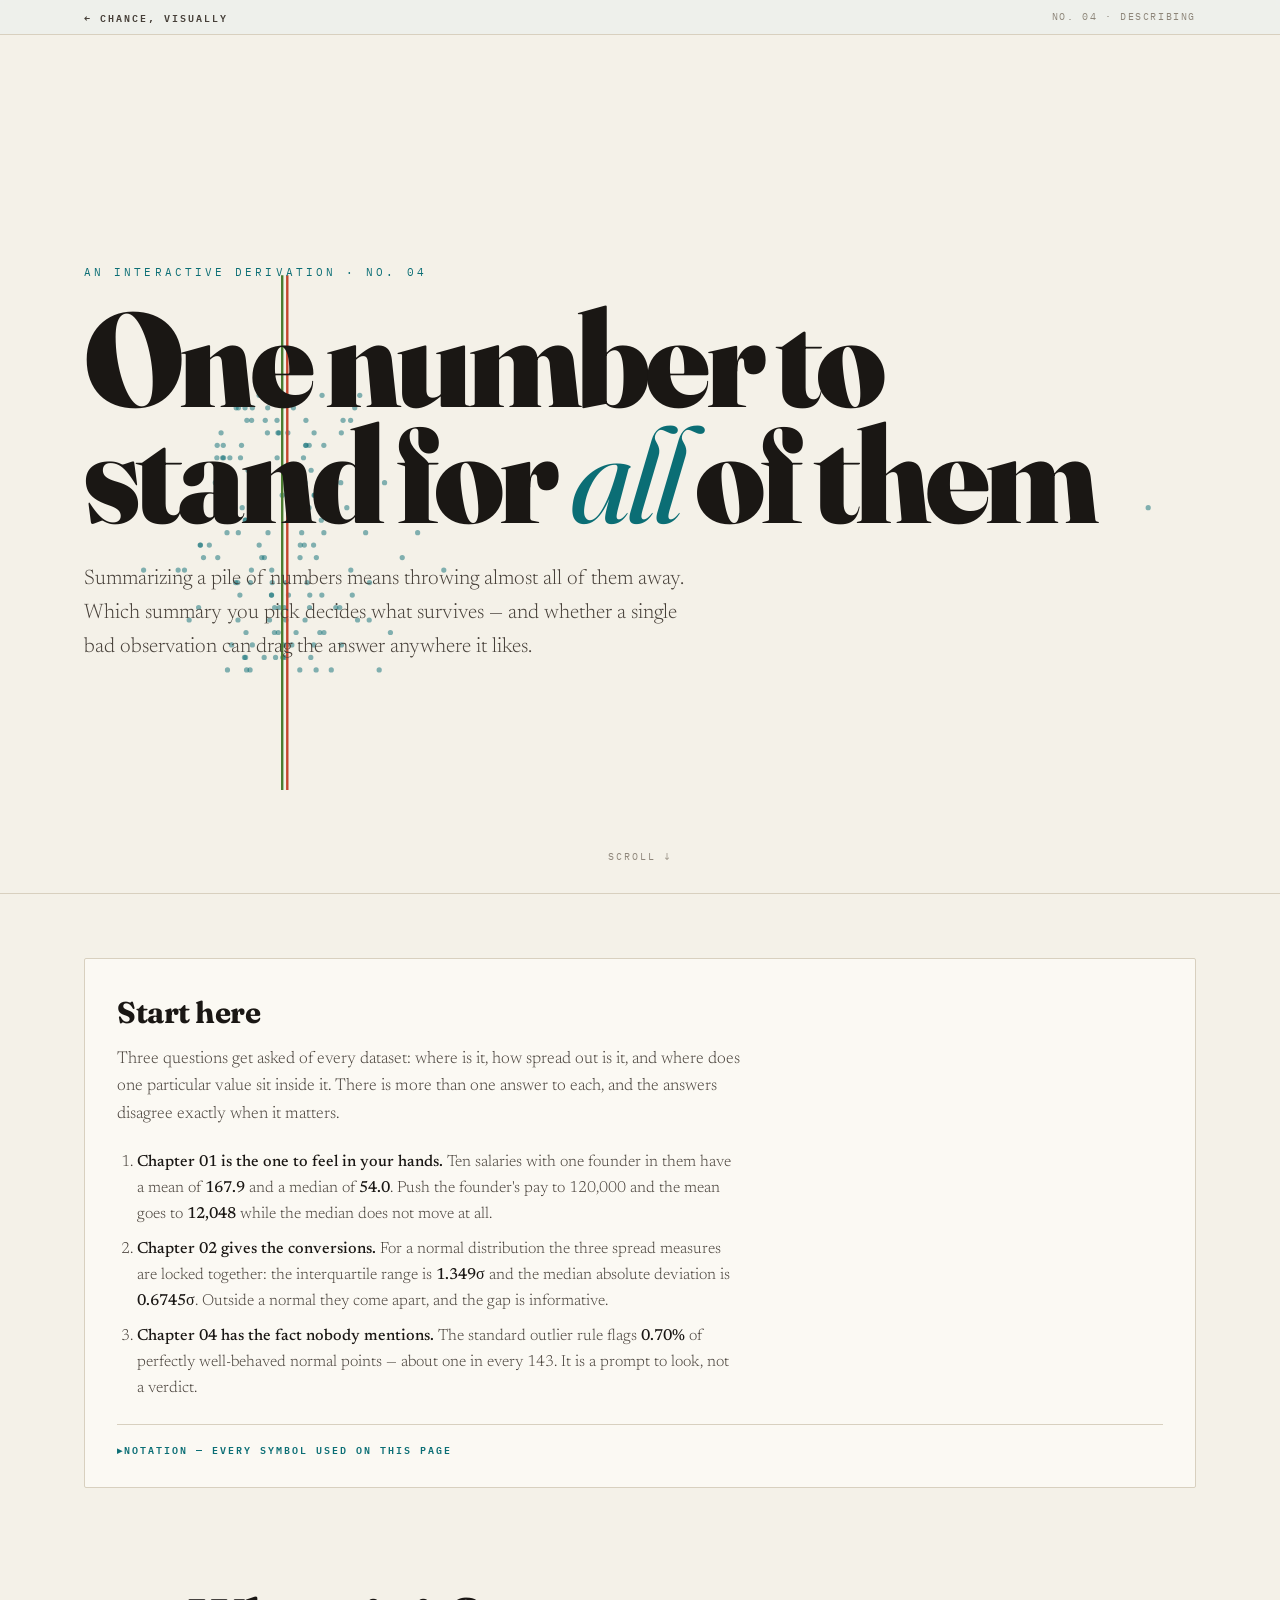
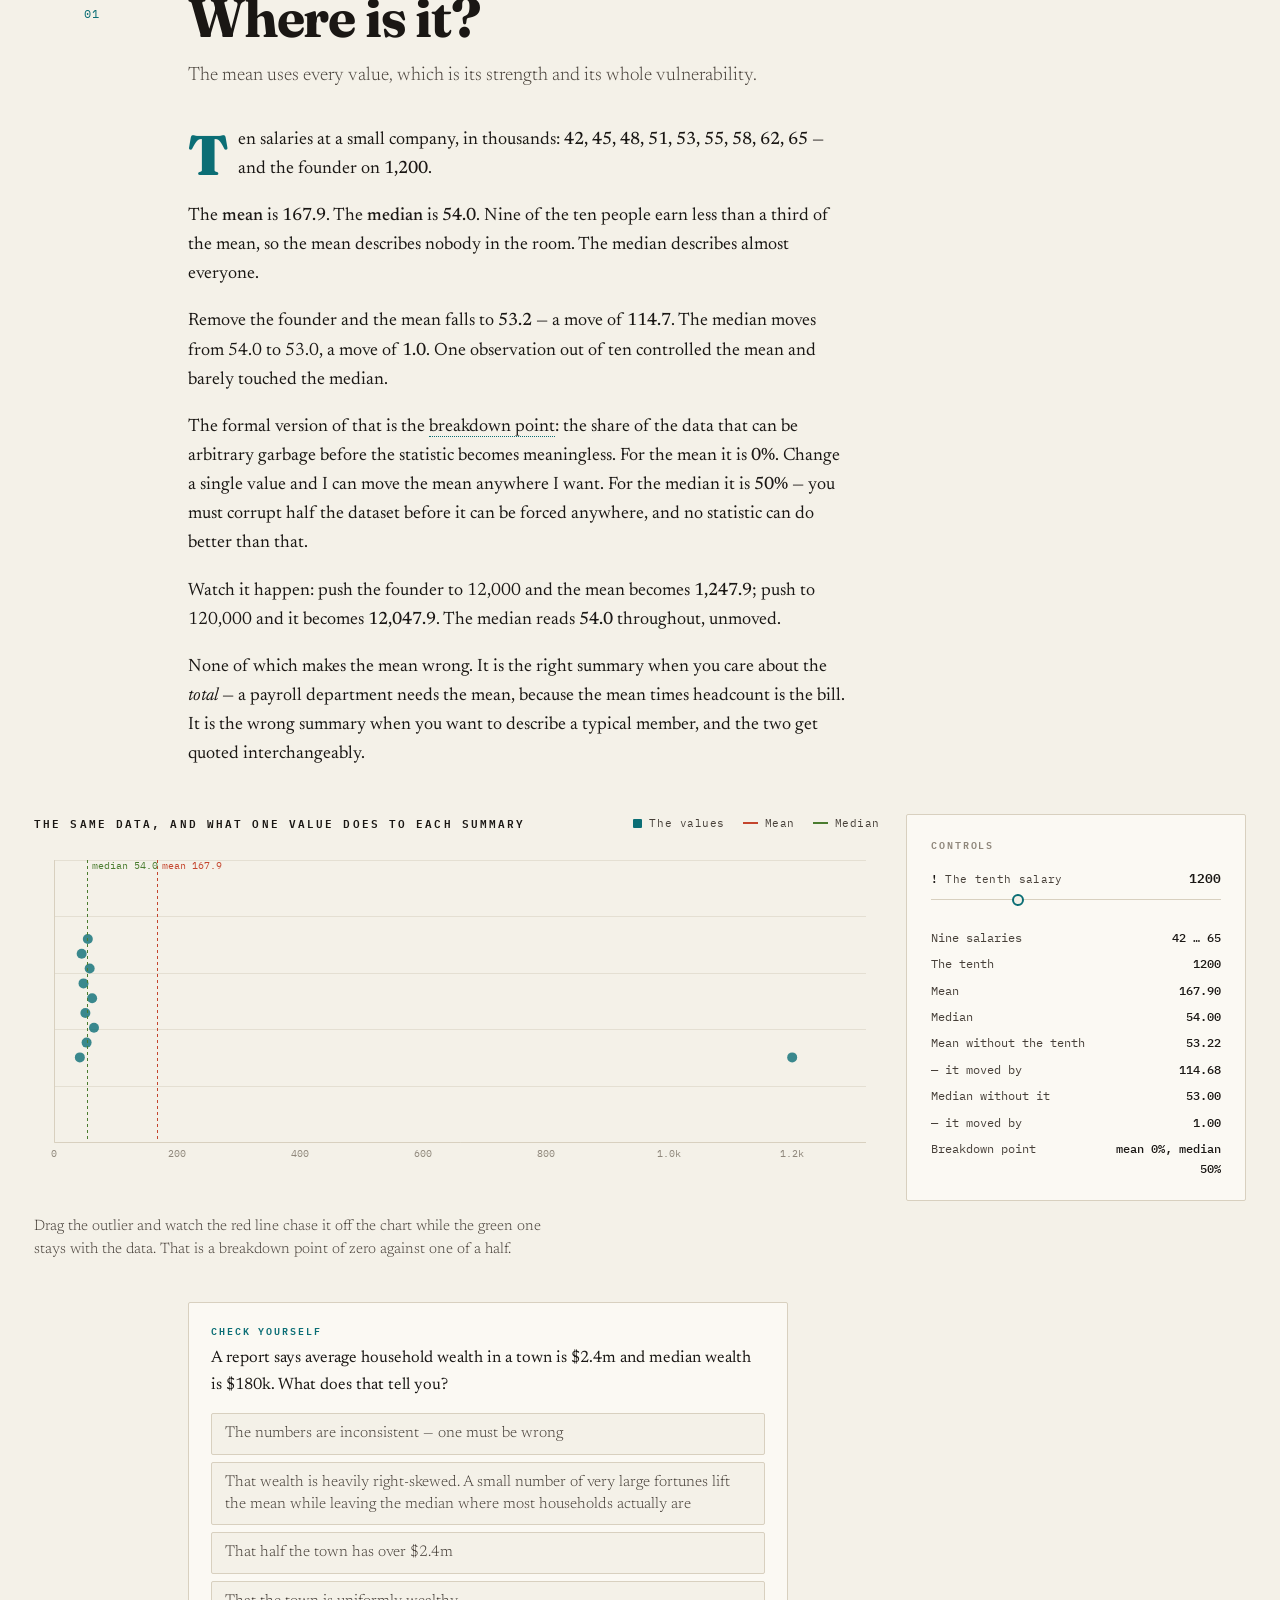
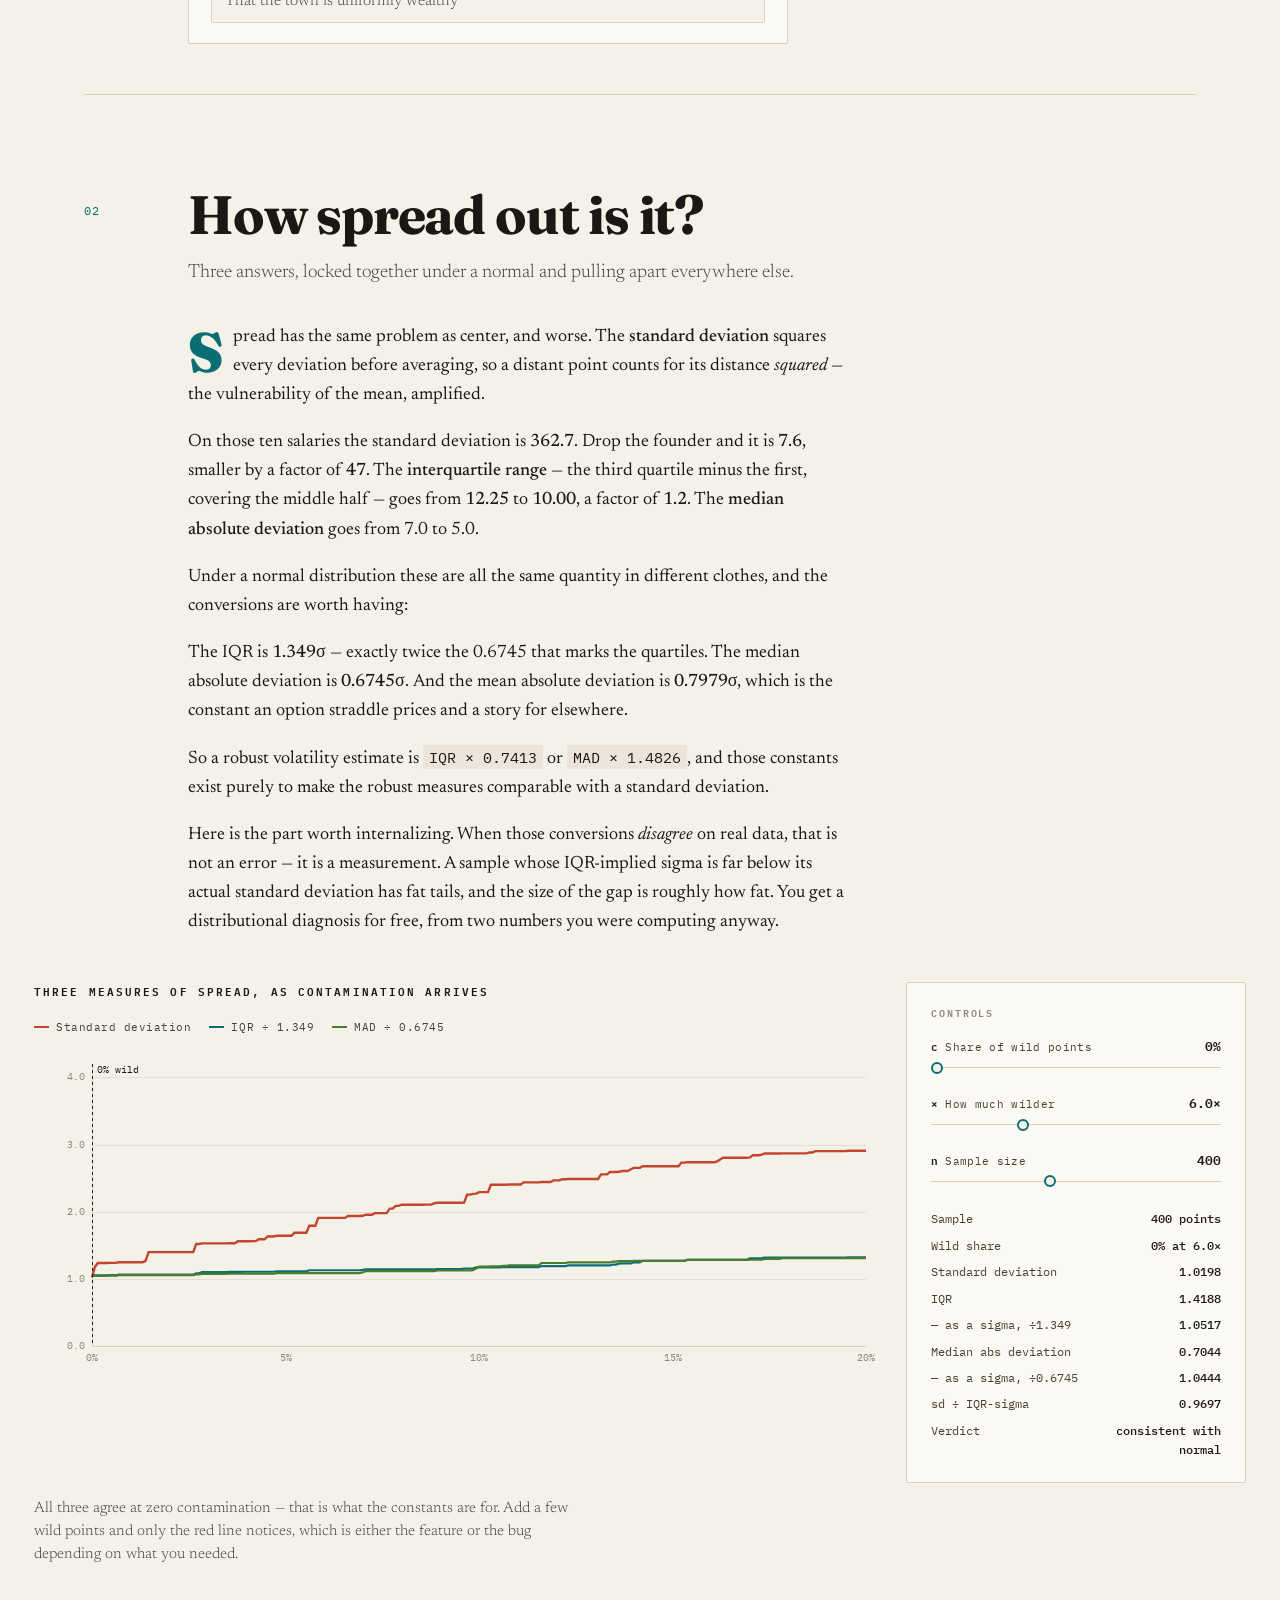
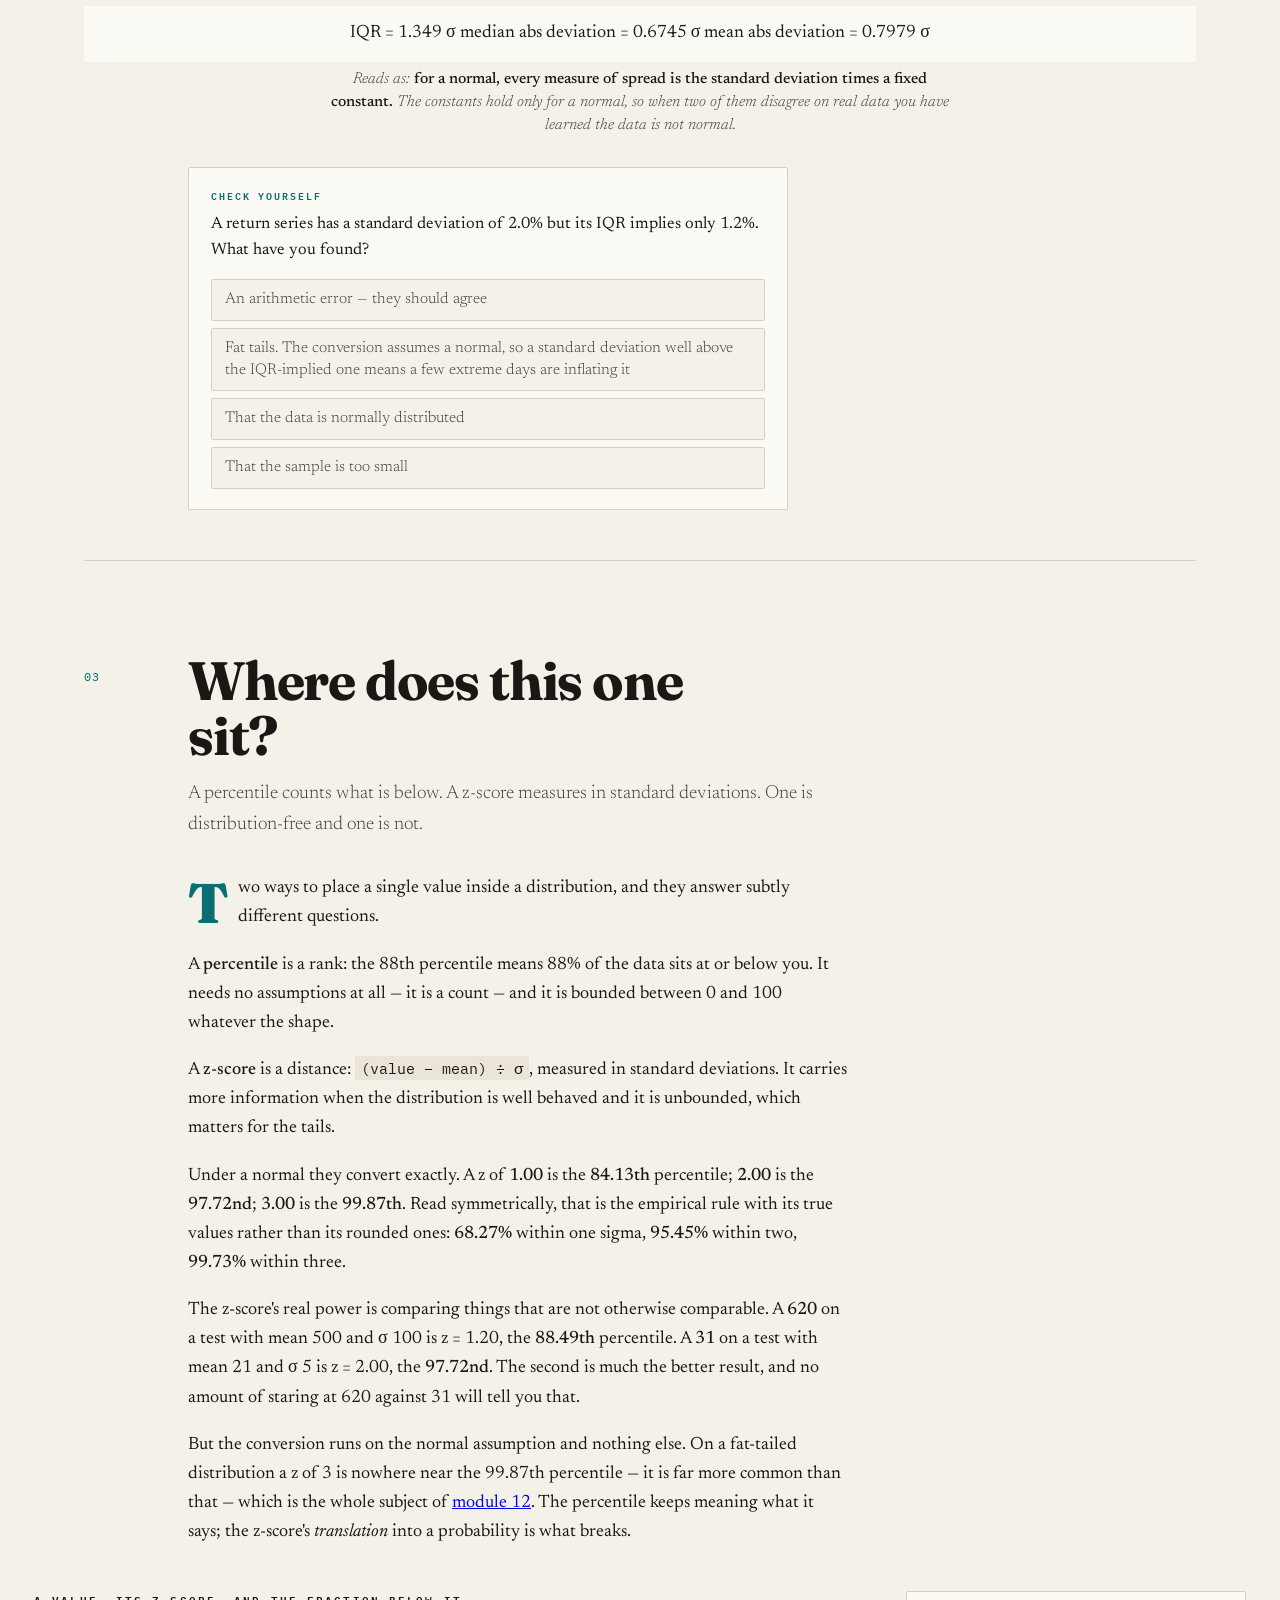
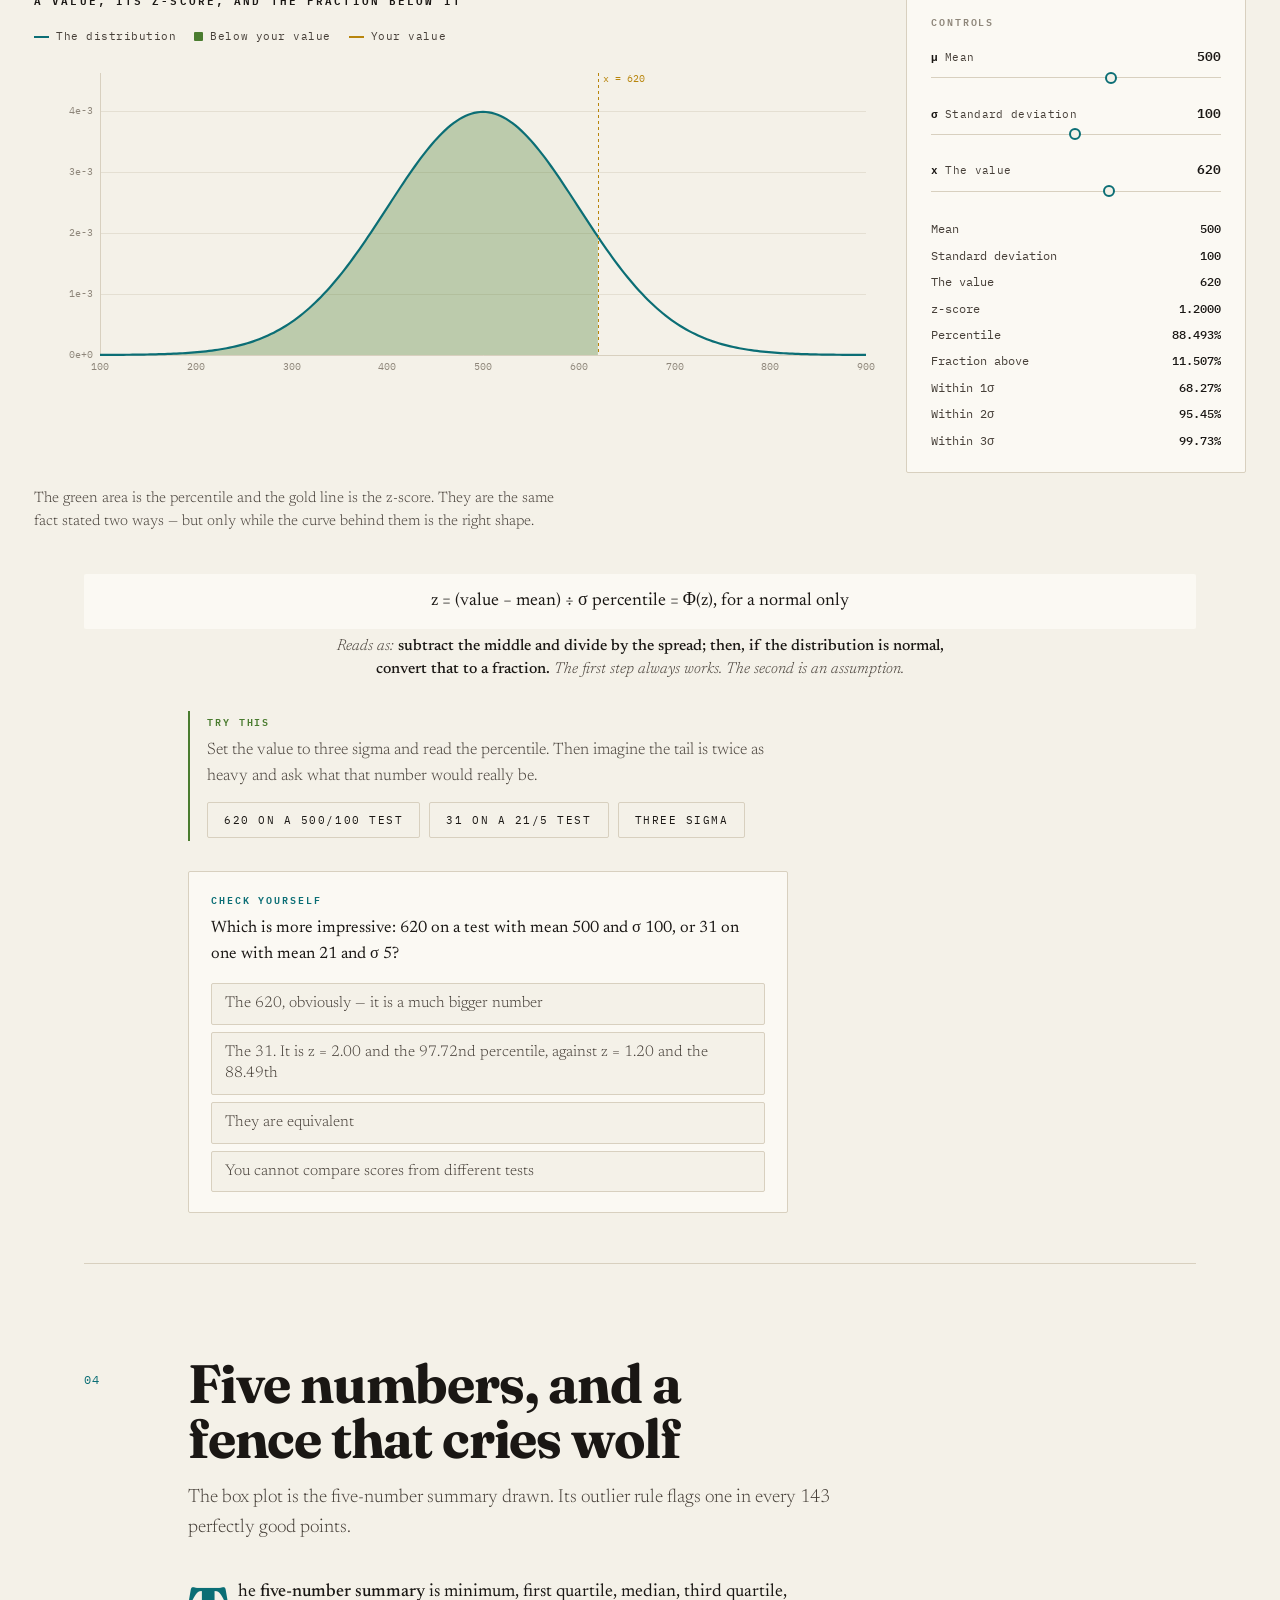
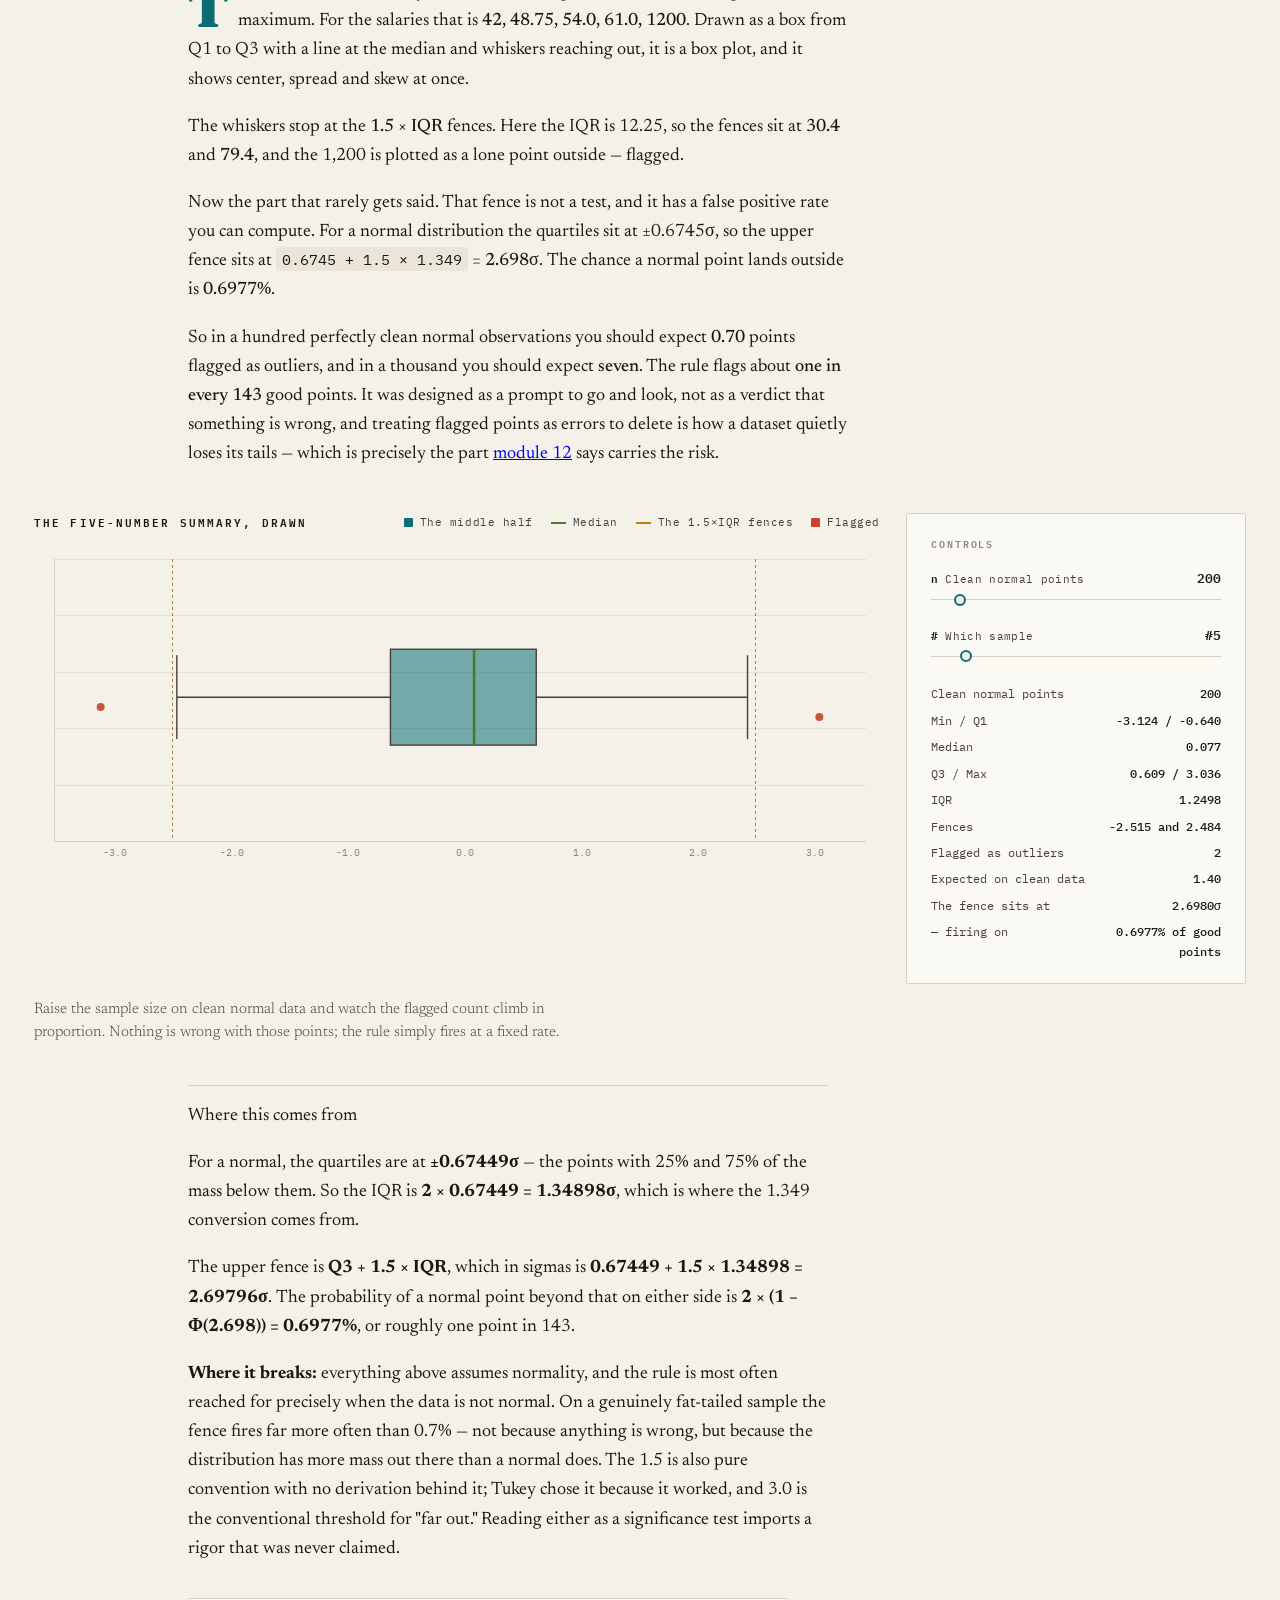
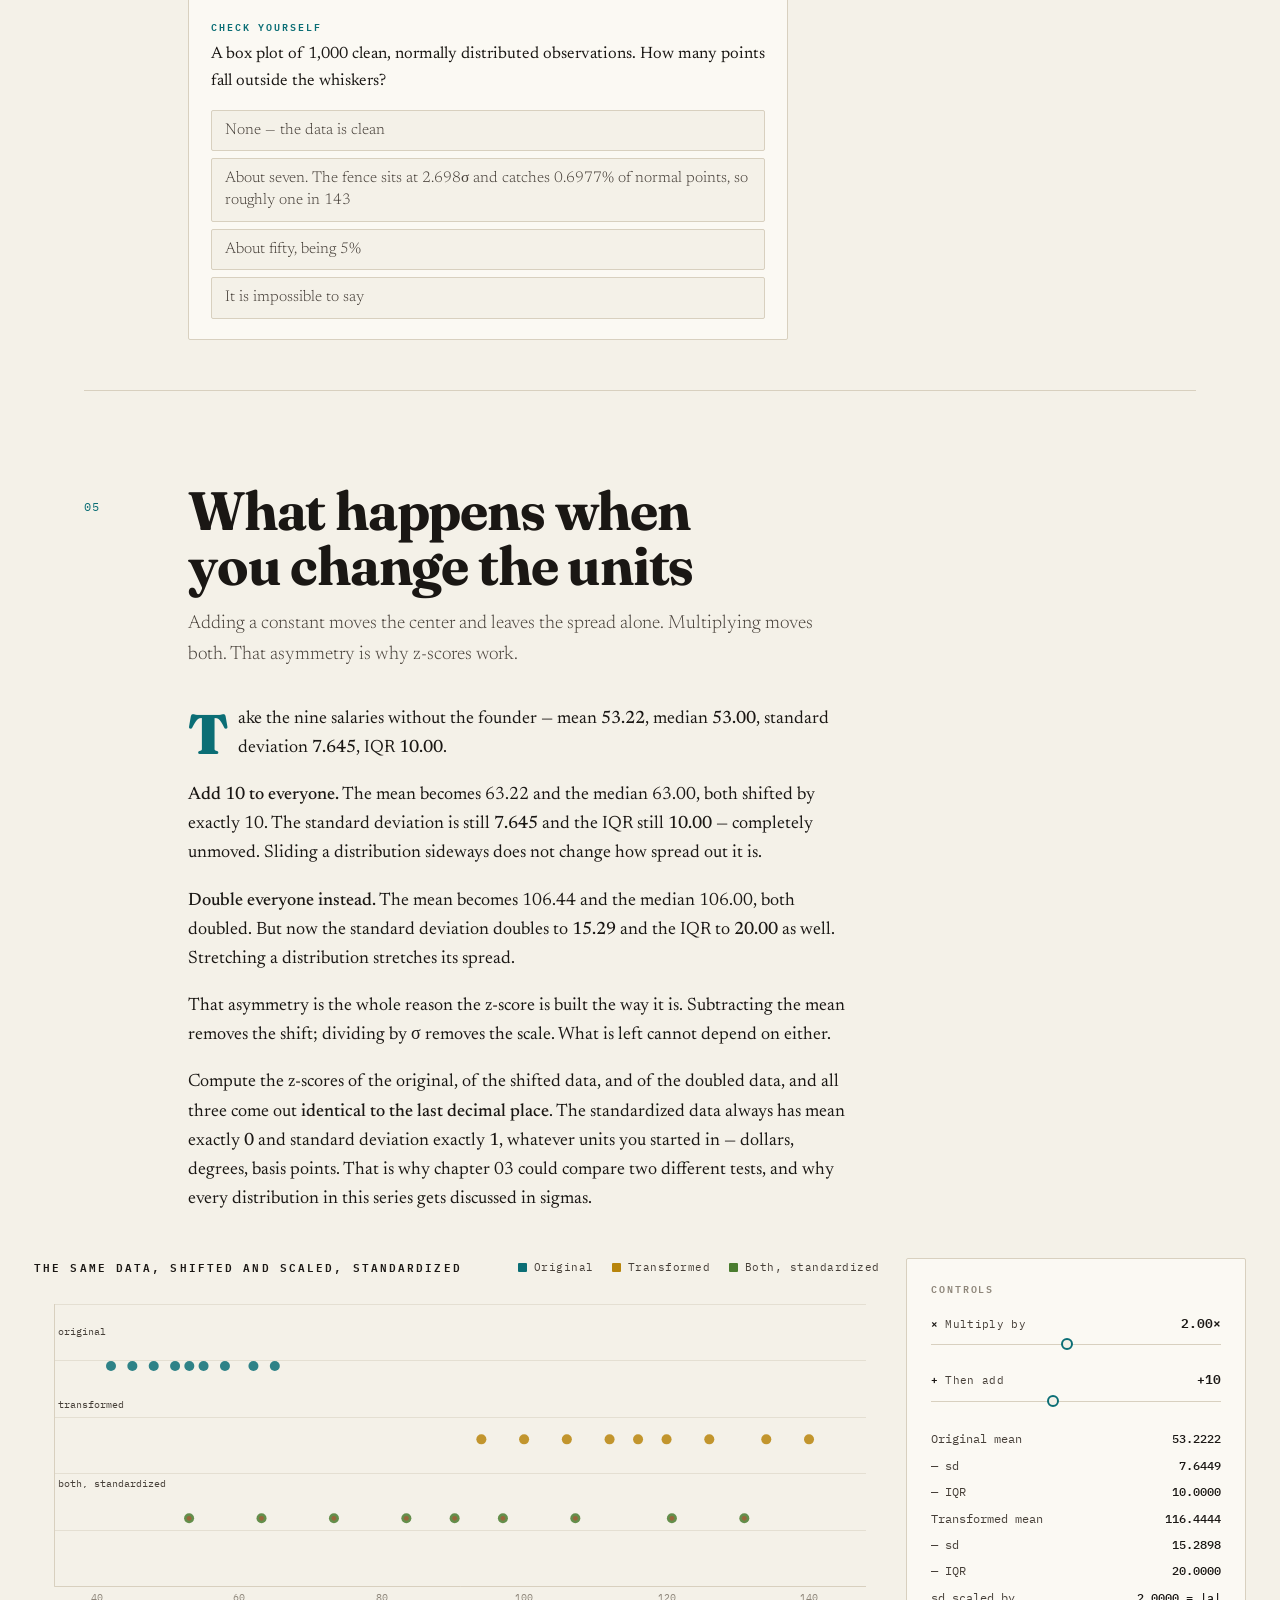
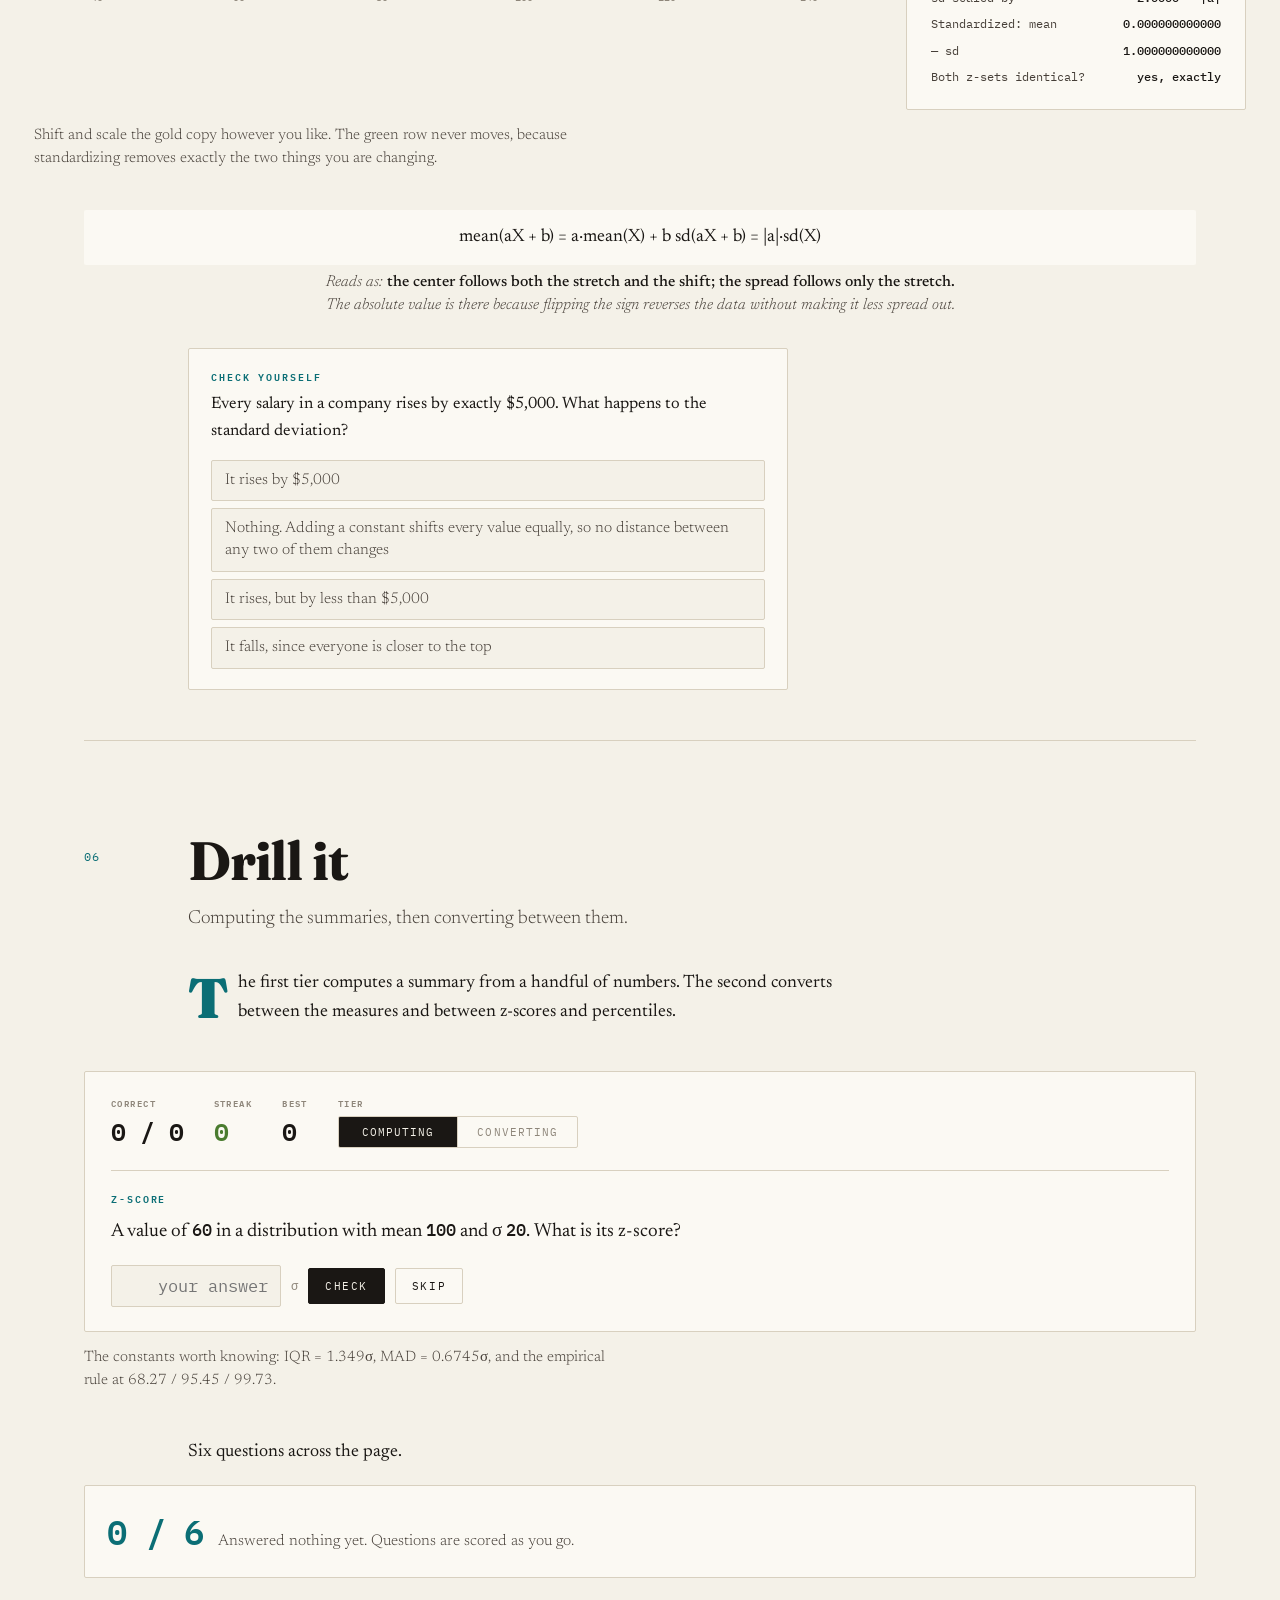
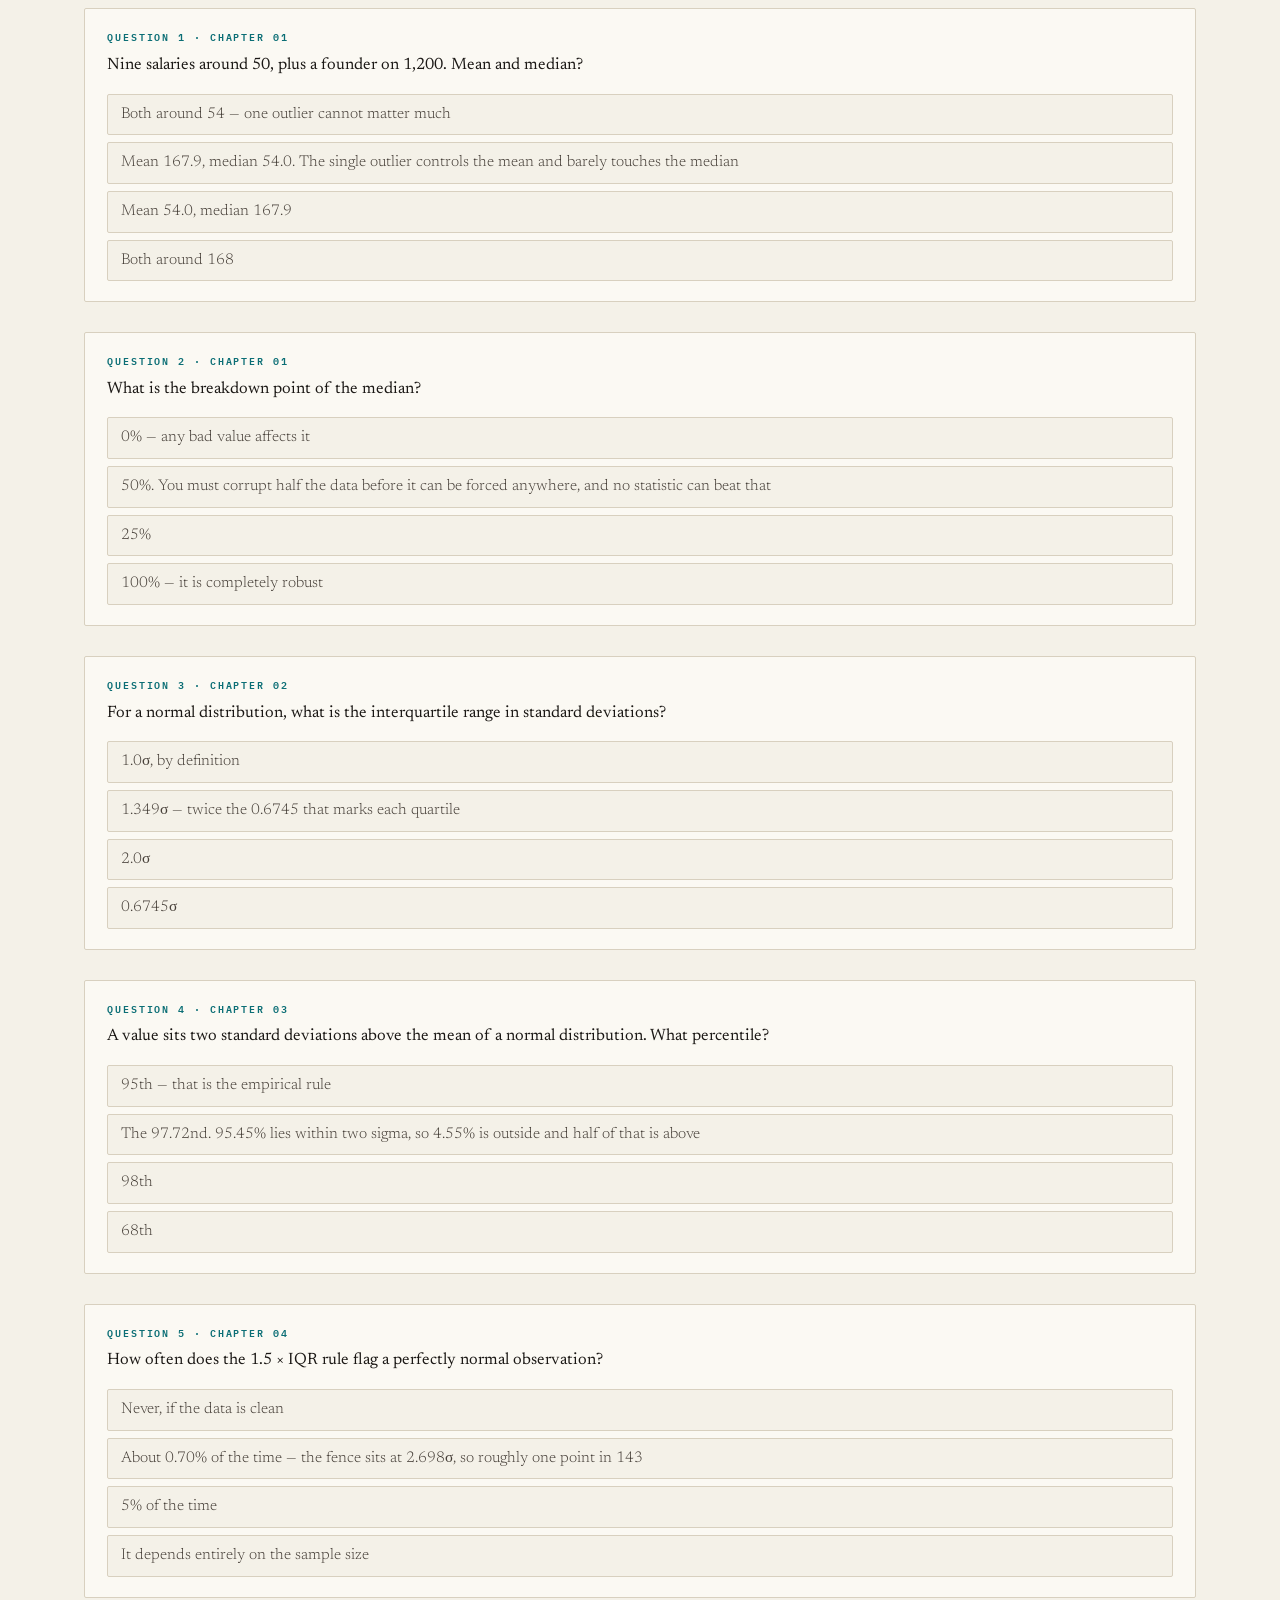
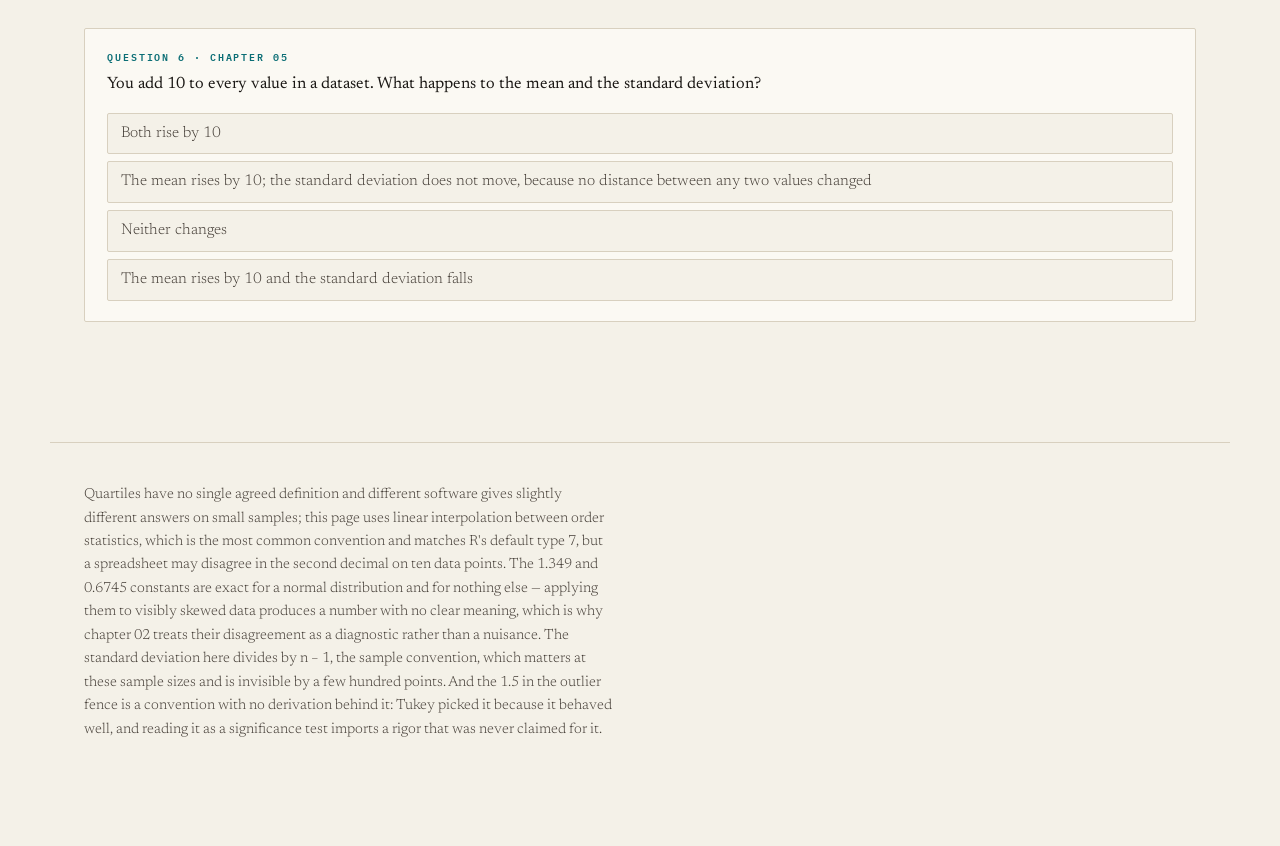
<file: docs/describe.html>
<!DOCTYPE html>
<html lang="en">
<head>
<meta charset="utf-8">
<meta name="viewport" content="width=device-width, initial-scale=1, viewport-fit=cover">
<meta name="color-scheme" content="light">
<meta name="theme-color" content="#F4F1E8">
<title>Describing a Pile of Numbers — Chance, visually</title>
<meta name="description" content="Center, spread and position — and which of them survives one bad observation. Mean against median, the IQR and MAD conversions, z-scores and percentiles, and why the standard outlier rule flags one clean point in every 143.">
<meta property="og:type" content="article">
<meta property="og:title" content="Describing a Pile of Numbers — Chance, visually">
<meta property="og:description" content="Center, spread and position — and which of them survives one bad observation. Mean against median, the IQR and MAD conversions, z-scores and percentiles, and why the standard outlier rule flags one clean point in every 143.">
<link rel="icon" href="data:image/svg+xml,<svg xmlns='http://www.w3.org/2000/svg' viewBox='0 0 32 32'><rect width='32' height='32' fill='%23F4F1E8'/><rect x='5' y='19' width='4' height='7' fill='%230B6E75'/><rect x='11' y='12' width='4' height='14' fill='%230B6E75'/><rect x='17' y='7' width='4' height='19' fill='%230B6E75'/><rect x='23' y='16' width='4' height='10' fill='%230B6E75'/></svg>">
<link rel="preconnect" href="https://fonts.googleapis.com">
<link rel="preconnect" href="https://fonts.gstatic.com" crossorigin>
<link href="https://fonts.googleapis.com/css2?family=Fraunces:opsz,wght@9..144,400;9..144,700;9..144,900&family=Newsreader:ital,opsz,wght@0,6..72,300;0,6..72,400;0,6..72,500;1,6..72,400&family=IBM+Plex+Mono:wght@400;500;600&display=swap" rel="stylesheet">
<link rel="stylesheet" href="assets/lab.css">
<link rel="stylesheet" href="assets/mobile.css">
<link rel="manifest" href="manifest.webmanifest">
<link rel="apple-touch-icon" href="icons/apple-touch-icon.png">
<meta name="apple-mobile-web-app-capable" content="yes">
<meta name="apple-mobile-web-app-status-bar-style" content="default">
<meta name="apple-mobile-web-app-title" content="Chance">
<meta name="mobile-web-app-capable" content="yes">
</head>
<body>
<header class="serieshead">
  <div class="in">
    <a class="home" href="index.html">← Chance, visually</a>
    <span class="num">No. 04 · Describing</span>
  </div>
</header>

<div class="progress" id="prog"></div>
<nav class="chapnav" id="chapnav" aria-label="Chapters">
  <a href="#c1"><span>Center</span><i></i></a>
  <a href="#c2"><span>Spread</span><i></i></a>
  <a href="#c3"><span>Position</span><i></i></a>
  <a href="#c4"><span>Five numbers</span><i></i></a>
  <a href="#c5"><span>Shifting and scaling</span><i></i></a>
  <a href="#c6"><span>Drills</span><i></i></a>
</nav>

<div class="hero">
  <canvas id="heroCv" aria-hidden="true"></canvas>
  <div class="heroInner">
    <div class="eyebrow">An interactive derivation · No. 04</div>
    <h1>One number to stand for <em>all</em> of them</h1>
    <p class="sub">Summarizing a pile of numbers means throwing almost all of them away. Which summary you pick decides what survives — and whether a single bad observation can drag the answer anywhere it likes.</p>
  </div>
  <div class="scrollcue">Scroll ↓</div>
</div>

<main>

<div class="orient">
  <h2>Start here</h2>
  <p class="lede">Three questions get asked of every dataset: where is it, how spread out is it, and where does one particular value sit inside it. There is more than one answer to each, and the answers disagree exactly when it matters.</p>
  <ol>
    <li><b>Chapter 01 is the one to feel in your hands.</b> Ten salaries with one founder in them have a mean of <b>167.9</b> and a median of <b>54.0</b>. Push the founder's pay to 120,000 and the mean goes to <b>12,048</b> while the median does not move at all.</li>
    <li><b>Chapter 02 gives the conversions.</b> For a normal distribution the three spread measures are locked together: the interquartile range is <b>1.349σ</b> and the median absolute deviation is <b>0.6745σ</b>. Outside a normal they come apart, and the gap is informative.</li>
    <li><b>Chapter 04 has the fact nobody mentions.</b> The standard outlier rule flags <b>0.70%</b> of perfectly well-behaved normal points — about one in every 143. It is a prompt to look, not a verdict.</li>
  </ol>
  <details class="drop">
    <summary>Notation — every symbol used on this page</summary>
    <table class="ntab">
      <tr><td>Mean</td><td>The arithmetic average. Uses every value, and is moved by every value.</td></tr>
      <tr><td>Median</td><td>The middle value once sorted. Uses only the rank, so distant values cannot pull it.</td></tr>
      <tr><td>σ</td><td>Standard deviation — the root of the mean squared deviation.</td></tr>
      <tr><td>IQR</td><td>Interquartile range: the third quartile minus the first, holding the middle half.</td></tr>
      <tr><td>MAD</td><td>Median absolute deviation — the median of the distances from the median. The most stubbornly robust measure of spread there is.</td></tr>
      <tr><td>Percentile</td><td>The fraction of the data at or below a value.</td></tr>
      <tr><td>z-score</td><td>(value − mean) ÷ σ. How many standard deviations from the middle, and unitless.</td></tr>
      <tr><td>Breakdown point</td><td>The fraction of the data that can be arbitrarily corrupted before a statistic becomes meaningless.</td></tr>
    </table>
  </details>
</div>

<!-- ══════════ 01 ══════════ -->
<section class="chapter" id="c1">
  <div class="chead">
    <div class="cnum">01</div>
    <h2>Where is it?</h2>
    <p class="dek">The mean uses every value, which is its strength and its whole vulnerability.</p>
  </div>

  <div class="prose">
    <p class="lead">Ten salaries at a small company, in thousands: <b>42, 45, 48, 51, 53, 55, 58, 62, 65</b> — and the founder on <b>1,200</b>.</p>
    <p>The <b>mean</b> is <b>167.9</b>. The <b>median</b> is <b>54.0</b>. Nine of the ten people earn less than a third of the mean, so the mean describes nobody in the room. The median describes almost everyone.</p>
    <p>Remove the founder and the mean falls to <b>53.2</b> — a move of <b>114.7</b>. The median moves from 54.0 to 53.0, a move of <b>1.0</b>. One observation out of ten controlled the mean and barely touched the median.</p>
    <p>The formal version of that is the <span class="term" data-t="Breakdown point" data-def="The fraction of a dataset that can be replaced with arbitrarily extreme values before a statistic can be made to take any value at all. Zero for the mean, one half for the median — the highest any statistic can achieve.">breakdown point</span>: the share of the data that can be arbitrary garbage before the statistic becomes meaningless. For the mean it is <b>0%</b>. Change a single value and I can move the mean anywhere I want. For the median it is <b>50%</b> — you must corrupt half the dataset before it can be forced anywhere, and no statistic can do better than that.</p>
    <p>Watch it happen: push the founder to 12,000 and the mean becomes <b>1,247.9</b>; push to 120,000 and it becomes <b>12,047.9</b>. The median reads <b>54.0</b> throughout, unmoved.</p>
    <p>None of which makes the mean wrong. It is the right summary when you care about the <em>total</em> — a payroll department needs the mean, because the mean times headcount is the bill. It is the wrong summary when you want to describe a typical member, and the two get quoted interchangeably.</p>
  </div>

  <figure class="bleed">
    <div class="split wide">
      <div>
        <div class="figtop">
          <h3>The same data, and what one value does to each summary</h3>
          <span class="legend" style="margin:0">
            <span><i class="sw" style="background:var(--blue)"></i>The values</span>
            <span><i class="swl" style="background:var(--verm)"></i>Mean</span>
            <span><i class="swl" style="background:var(--moss)"></i>Median</span>
          </span>
        </div>
        <canvas id="cv1" height="310"></canvas>
      </div>
      <div class="rail panel">
        <h4>Controls</h4>
        <div id="ctl1"></div>
        <div class="kv" style="margin-top:20px" id="kv1"></div>
      </div>
    </div>
    <figcaption>Drag the outlier and watch the red line chase it off the chart while the green one stays with the data. That is a breakdown point of zero against one of a half.</figcaption>
  </figure>

  <div class="check">
    <span class="lab">Check yourself</span>
    <p class="q">A report says average household wealth in a town is $2.4m and median wealth is $180k. What does that tell you?</p>
    <div class="opts">
      <button>The numbers are inconsistent — one must be wrong</button>
      <button data-ok="1">That wealth is heavily right-skewed. A small number of very large fortunes lift the mean while leaving the median where most households actually are</button>
      <button>That half the town has over $2.4m</button>
      <button>That the town is uniformly wealthy</button>
    </div>
    <div class="ans"><b>A mean far above a median means a long right tail.</b> The gap between the two is itself a measurement — it is the crudest skew detector there is, and it is free. When a summary quotes only one of them, which one was chosen is usually the most informative thing about the report.</div>
  </div>
</section>

<!-- ══════════ 02 ══════════ -->
<section class="chapter" id="c2">
  <div class="chead">
    <div class="cnum">02</div>
    <h2>How spread out is it?</h2>
    <p class="dek">Three answers, locked together under a normal and pulling apart everywhere else.</p>
  </div>

  <div class="prose">
    <p class="lead">Spread has the same problem as center, and worse. The <b>standard deviation</b> squares every deviation before averaging, so a distant point counts for its distance <em>squared</em> — the vulnerability of the mean, amplified.</p>
    <p>On those ten salaries the standard deviation is <b>362.7</b>. Drop the founder and it is <b>7.6</b>, smaller by a factor of <b>47</b>. The <b>interquartile range</b> — the third quartile minus the first, covering the middle half — goes from <b>12.25</b> to <b>10.00</b>, a factor of <b>1.2</b>. The <b>median absolute deviation</b> goes from 7.0 to 5.0.</p>
    <p>Under a normal distribution these are all the same quantity in different clothes, and the conversions are worth having:</p>
    <p>The IQR is <b>1.349σ</b> — exactly twice the 0.6745 that marks the quartiles. The median absolute deviation is <b>0.6745σ</b>. And the mean absolute deviation is <b>0.7979σ</b>, which is the constant an option straddle prices and a story for elsewhere.</p>
    <p>So a robust volatility estimate is <code>IQR × 0.7413</code> or <code>MAD × 1.4826</code>, and those constants exist purely to make the robust measures comparable with a standard deviation.</p>
    <p>Here is the part worth internalizing. When those conversions <em>disagree</em> on real data, that is not an error — it is a measurement. A sample whose IQR-implied sigma is far below its actual standard deviation has fat tails, and the size of the gap is roughly how fat. You get a distributional diagnosis for free, from two numbers you were computing anyway.</p>
  </div>

  <figure class="bleed">
    <div class="split wide">
      <div>
        <div class="figtop">
          <h3>Three measures of spread, as contamination arrives</h3>
          <span class="legend" style="margin:0">
            <span><i class="swl" style="background:var(--verm)"></i>Standard deviation</span>
            <span><i class="swl" style="background:var(--blue)"></i>IQR ÷ 1.349</span>
            <span><i class="swl" style="background:var(--moss)"></i>MAD ÷ 0.6745</span>
          </span>
        </div>
        <canvas id="cv2" height="310"></canvas>
      </div>
      <div class="rail panel">
        <h4>Controls</h4>
        <div id="ctl2"></div>
        <div class="kv" style="margin-top:20px" id="kv2"></div>
      </div>
    </div>
    <figcaption>All three agree at zero contamination — that is what the constants are for. Add a few wild points and only the red line notices, which is either the feature or the bug depending on what you needed.</figcaption>
  </figure>

  <div class="mline">IQR = 1.349 σ          median abs deviation = 0.6745 σ          mean abs deviation = 0.7979 σ</div>
  <p class="mread">Reads as: <b>for a normal, every measure of spread is the standard deviation times a fixed constant.</b> The constants hold only for a normal, so when two of them disagree on real data you have learned the data is not normal.</p>

  <div class="check">
    <span class="lab">Check yourself</span>
    <p class="q">A return series has a standard deviation of 2.0% but its IQR implies only 1.2%. What have you found?</p>
    <div class="opts">
      <button>An arithmetic error — they should agree</button>
      <button data-ok="1">Fat tails. The conversion assumes a normal, so a standard deviation well above the IQR-implied one means a few extreme days are inflating it</button>
      <button>That the data is normally distributed</button>
      <button>That the sample is too small</button>
    </div>
    <div class="ans"><b>The disagreement is the finding.</b> Both statistics are computed correctly; the constant that relates them is what assumed normality. This is one of the cheapest fat-tail diagnostics available, and it needs nothing beyond two numbers you already have.</div>
  </div>
</section>

<!-- ══════════ 03 ══════════ -->
<section class="chapter" id="c3">
  <div class="chead">
    <div class="cnum">03</div>
    <h2>Where does this one sit?</h2>
    <p class="dek">A percentile counts what is below. A z-score measures in standard deviations. One is distribution-free and one is not.</p>
  </div>

  <div class="prose">
    <p class="lead">Two ways to place a single value inside a distribution, and they answer subtly different questions.</p>
    <p>A <b>percentile</b> is a rank: the 88th percentile means 88% of the data sits at or below you. It needs no assumptions at all — it is a count — and it is bounded between 0 and 100 whatever the shape.</p>
    <p>A <b>z-score</b> is a distance: <code>(value − mean) ÷ σ</code>, measured in standard deviations. It carries more information when the distribution is well behaved and it is unbounded, which matters for the tails.</p>
    <p>Under a normal they convert exactly. A z of <b>1.00</b> is the <b>84.13th</b> percentile; <b>2.00</b> is the <b>97.72nd</b>; <b>3.00</b> is the <b>99.87th</b>. Read symmetrically, that is the empirical rule with its true values rather than its rounded ones: <b>68.27%</b> within one sigma, <b>95.45%</b> within two, <b>99.73%</b> within three.</p>
    <p>The z-score's real power is comparing things that are not otherwise comparable. A <b>620</b> on a test with mean 500 and σ 100 is z = 1.20, the <b>88.49th</b> percentile. A <b>31</b> on a test with mean 21 and σ 5 is z = 2.00, the <b>97.72nd</b>. The second is much the better result, and no amount of staring at 620 against 31 will tell you that.</p>
    <p>But the conversion runs on the normal assumption and nothing else. On a fat-tailed distribution a z of 3 is nowhere near the 99.87th percentile — it is far more common than that — which is the whole subject of <a href="tails.html">module 12</a>. The percentile keeps meaning what it says; the z-score's <em>translation</em> into a probability is what breaks.</p>
  </div>

  <figure class="bleed">
    <div class="split wide">
      <div>
        <div class="figtop">
          <h3>A value, its z-score, and the fraction below it</h3>
          <span class="legend" style="margin:0">
            <span><i class="swl" style="background:var(--blue)"></i>The distribution</span>
            <span><i class="sw" style="background:var(--moss)"></i>Below your value</span>
            <span><i class="swl" style="background:var(--ochre)"></i>Your value</span>
          </span>
        </div>
        <canvas id="cv3" height="310"></canvas>
      </div>
      <div class="rail panel">
        <h4>Controls</h4>
        <div id="ctl3"></div>
        <div class="kv" style="margin-top:20px" id="kv3"></div>
      </div>
    </div>
    <figcaption>The green area is the percentile and the gold line is the z-score. They are the same fact stated two ways — but only while the curve behind them is the right shape.</figcaption>
  </figure>

  <div class="mline">z = (value − mean) ÷ σ          percentile = Φ(z), for a normal only</div>
  <p class="mread">Reads as: <b>subtract the middle and divide by the spread; then, if the distribution is normal, convert that to a fraction.</b> The first step always works. The second is an assumption.</p>

  <div class="try">
    <span class="lab">Try this</span>
    <p>Set the value to three sigma and read the percentile. Then imagine the tail is twice as heavy and ask what that number would really be.</p>
    <div class="btnrow">
      <button class="act ghost" data-preset="c3" data-patch='{"mu":500,"sig":100,"x":620}' data-focus="cv3">620 on a 500/100 test</button>
      <button class="act ghost" data-preset="c3" data-patch='{"mu":21,"sig":5,"x":31}' data-focus="cv3">31 on a 21/5 test</button>
      <button class="act ghost" data-preset="c3" data-patch='{"mu":500,"sig":100,"x":800}' data-focus="cv3">Three sigma</button>
    </div>
  </div>

  <div class="check">
    <span class="lab">Check yourself</span>
    <p class="q">Which is more impressive: 620 on a test with mean 500 and σ 100, or 31 on one with mean 21 and σ 5?</p>
    <div class="opts">
      <button>The 620, obviously — it is a much bigger number</button>
      <button data-ok="1">The 31. It is z = 2.00 and the 97.72nd percentile, against z = 1.20 and the 88.49th</button>
      <button>They are equivalent</button>
      <button>You cannot compare scores from different tests</button>
    </div>
    <div class="ans"><b>The 31, by a wide margin.</b> Standardizing is exactly what makes the fourth option wrong — different tests become comparable the moment you measure in standard deviations instead of raw points. That is most of what a z-score is for.</div>
  </div>
</section>

<!-- ══════════ 04 ══════════ -->
<section class="chapter" id="c4">
  <div class="chead">
    <div class="cnum">04</div>
    <h2>Five numbers, and a fence that cries wolf</h2>
    <p class="dek">The box plot is the five-number summary drawn. Its outlier rule flags one in every 143 perfectly good points.</p>
  </div>

  <div class="prose">
    <p class="lead">The <b>five-number summary</b> is minimum, first quartile, median, third quartile, maximum. For the salaries that is <b>42, 48.75, 54.0, 61.0, 1200</b>. Drawn as a box from Q1 to Q3 with a line at the median and whiskers reaching out, it is a box plot, and it shows center, spread and skew at once.</p>
    <p>The whiskers stop at the <b>1.5 × IQR</b> fences. Here the IQR is 12.25, so the fences sit at <b>30.4</b> and <b>79.4</b>, and the 1,200 is plotted as a lone point outside — flagged.</p>
    <p>Now the part that rarely gets said. That fence is not a test, and it has a false positive rate you can compute. For a normal distribution the quartiles sit at ±0.6745σ, so the upper fence sits at <code>0.6745 + 1.5 × 1.349</code> = <b>2.698σ</b>. The chance a normal point lands outside is <b>0.6977%</b>.</p>
    <p>So in a hundred perfectly clean normal observations you should expect <b>0.70</b> points flagged as outliers, and in a thousand you should expect <b>seven</b>. The rule flags about <b>one in every 143</b> good points. It was designed as a prompt to go and look, not as a verdict that something is wrong, and treating flagged points as errors to delete is how a dataset quietly loses its tails — which is precisely the part <a href="tails.html">module 12</a> says carries the risk.</p>
  </div>

  <figure class="bleed">
    <div class="split wide">
      <div>
        <div class="figtop">
          <h3>The five-number summary, drawn</h3>
          <span class="legend" style="margin:0">
            <span><i class="sw" style="background:var(--blue)"></i>The middle half</span>
            <span><i class="swl" style="background:var(--moss)"></i>Median</span>
            <span><i class="swl" style="background:var(--ochre)"></i>The 1.5×IQR fences</span>
            <span><i class="sw" style="background:var(--verm)"></i>Flagged</span>
          </span>
        </div>
        <canvas id="cv4" height="310"></canvas>
      </div>
      <div class="rail panel">
        <h4>Controls</h4>
        <div id="ctl4"></div>
        <div class="kv" style="margin-top:20px" id="kv4"></div>
      </div>
    </div>
    <figcaption>Raise the sample size on clean normal data and watch the flagged count climb in proportion. Nothing is wrong with those points; the rule simply fires at a fixed rate.</figcaption>
  </figure>

  <div class="derive">
    <span class="lab">Where this comes from</span>
    <p>For a normal, the quartiles are at <b>±0.67449σ</b> — the points with 25% and 75% of the mass below them. So the IQR is <b>2 × 0.67449 = 1.34898σ</b>, which is where the 1.349 conversion comes from.</p>
    <p>The upper fence is <b>Q3 + 1.5 × IQR</b>, which in sigmas is <b>0.67449 + 1.5 × 1.34898 = 2.69796σ</b>. The probability of a normal point beyond that on either side is <b>2 × (1 − Φ(2.698)) = 0.6977%</b>, or roughly one point in 143.</p>
    <p><b>Where it breaks:</b> everything above assumes normality, and the rule is most often reached for precisely when the data is not normal. On a genuinely fat-tailed sample the fence fires far more often than 0.7% — not because anything is wrong, but because the distribution has more mass out there than a normal does. The 1.5 is also pure convention with no derivation behind it; Tukey chose it because it worked, and 3.0 is the conventional threshold for "far out." Reading either as a significance test imports a rigor that was never claimed.</p>
  </div>

  <div class="check">
    <span class="lab">Check yourself</span>
    <p class="q">A box plot of 1,000 clean, normally distributed observations. How many points fall outside the whiskers?</p>
    <div class="opts">
      <button>None — the data is clean</button>
      <button data-ok="1">About seven. The fence sits at 2.698σ and catches 0.6977% of normal points, so roughly one in 143</button>
      <button>About fifty, being 5%</button>
      <button>It is impossible to say</button>
    </div>
    <div class="ans"><b>About seven, and none of them is an error.</b> The rule fires at a fixed rate on well-behaved data, which is why flagged points are a prompt to look rather than a license to delete. Deleting them systematically trims exactly the tail that carries the risk.</div>
  </div>
</section>

<!-- ══════════ 05 ══════════ -->
<section class="chapter" id="c5">
  <div class="chead">
    <div class="cnum">05</div>
    <h2>What happens when you change the units</h2>
    <p class="dek">Adding a constant moves the center and leaves the spread alone. Multiplying moves both. That asymmetry is why z-scores work.</p>
  </div>

  <div class="prose">
    <p class="lead">Take the nine salaries without the founder — mean <b>53.22</b>, median <b>53.00</b>, standard deviation <b>7.645</b>, IQR <b>10.00</b>.</p>
    <p><b>Add 10 to everyone.</b> The mean becomes 63.22 and the median 63.00, both shifted by exactly 10. The standard deviation is still <b>7.645</b> and the IQR still <b>10.00</b> — completely unmoved. Sliding a distribution sideways does not change how spread out it is.</p>
    <p><b>Double everyone instead.</b> The mean becomes 106.44 and the median 106.00, both doubled. But now the standard deviation doubles to <b>15.29</b> and the IQR to <b>20.00</b> as well. Stretching a distribution stretches its spread.</p>
    <p>That asymmetry is the whole reason the z-score is built the way it is. Subtracting the mean removes the shift; dividing by σ removes the scale. What is left cannot depend on either.</p>
    <p>Compute the z-scores of the original, of the shifted data, and of the doubled data, and all three come out <b>identical to the last decimal place</b>. The standardized data always has mean exactly <b>0</b> and standard deviation exactly <b>1</b>, whatever units you started in — dollars, degrees, basis points. That is why chapter 03 could compare two different tests, and why every distribution in this series gets discussed in sigmas.</p>
  </div>

  <figure class="bleed">
    <div class="split wide">
      <div>
        <div class="figtop">
          <h3>The same data, shifted and scaled, standardized</h3>
          <span class="legend" style="margin:0">
            <span><i class="sw" style="background:var(--blue)"></i>Original</span>
            <span><i class="sw" style="background:var(--ochre)"></i>Transformed</span>
            <span><i class="sw" style="background:var(--moss)"></i>Both, standardized</span>
          </span>
        </div>
        <canvas id="cv5" height="310"></canvas>
      </div>
      <div class="rail panel">
        <h4>Controls</h4>
        <div id="ctl5"></div>
        <div class="kv" style="margin-top:20px" id="kv5"></div>
      </div>
    </div>
    <figcaption>Shift and scale the gold copy however you like. The green row never moves, because standardizing removes exactly the two things you are changing.</figcaption>
  </figure>

  <div class="mline">mean(aX + b) = a·mean(X) + b          sd(aX + b) = |a|·sd(X)</div>
  <p class="mread">Reads as: <b>the center follows both the stretch and the shift; the spread follows only the stretch.</b> The absolute value is there because flipping the sign reverses the data without making it less spread out.</p>

  <div class="check">
    <span class="lab">Check yourself</span>
    <p class="q">Every salary in a company rises by exactly $5,000. What happens to the standard deviation?</p>
    <div class="opts">
      <button>It rises by $5,000</button>
      <button data-ok="1">Nothing. Adding a constant shifts every value equally, so no distance between any two of them changes</button>
      <button>It rises, but by less than $5,000</button>
      <button>It falls, since everyone is closer to the top</button>
    </div>
    <div class="ans"><b>Unchanged.</b> Spread measures distances, and a uniform shift changes no distance. A 10% raise for everyone is a different story — that is a multiplication, and it scales the standard deviation by 1.10 along with the mean.</div>
  </div>
</section>

<!-- ══════════ 06 ══════════ -->
<section class="chapter" id="c6">
  <div class="chead">
    <div class="cnum">06</div>
    <h2>Drill it</h2>
    <p class="dek">Computing the summaries, then converting between them.</p>
  </div>

  <div class="prose">
    <p class="lead">The first tier computes a summary from a handful of numbers. The second converts between the measures and between z-scores and percentiles.</p>
  </div>

  <figure>
    <div class="drill" id="drill">
      <div class="dstats">
        <div class="c"><span class="k">Correct</span><span class="v" id="dScore">0 / 0</span></div>
        <div class="c"><span class="k">Streak</span><span class="v" id="dStreak" style="color:var(--moss)">0</span></div>
        <div class="c"><span class="k">Best</span><span class="v" id="dBest">0</span></div>
        <div class="c" style="flex:1;min-width:170px"><span class="k">Tier</span>
          <div class="seg" style="margin-top:5px;max-width:240px">
            <button id="dT1" aria-pressed="true">Computing</button>
            <button id="dT2" aria-pressed="false">Converting</button>
          </div>
        </div>
      </div>
      <span class="qn" id="dKind">Question</span>
      <p class="qt" id="dText">Loading…</p>
      <div class="ansrow">
        <input type="text" inputmode="decimal" id="dInput" placeholder="your answer" aria-label="Your answer">
        <span class="unit" id="dUnit"></span>
        <button class="act" id="dSubmit">Check</button>
        <button class="act ghost" id="dSkip">Skip</button>
      </div>
      <div class="verdict">
        <div class="vd" id="dVerdict"></div>
        <div class="work" id="dWork"></div>
        <div class="btnrow"><button class="act" id="dNext">Next question</button></div>
      </div>
    </div>
    <figcaption>The constants worth knowing: IQR = 1.349σ, MAD = 0.6745σ, and the empirical rule at 68.27 / 95.45 / 99.73.</figcaption>
  </figure>

  <div class="prose" style="margin-top:46px">
    <p>Six questions across the page.</p>
  </div>

  <div class="score" id="scoreBox">
    <span class="big" id="scoreNum">0 / 6</span>
    <span class="txt" id="scoreTxt">Answered nothing yet. Questions are scored as you go.</span>
  </div>

  <div class="check" data-quiz="1" style="margin-left:0;max-width:none">
    <span class="lab">Question 1 · chapter 01</span>
    <p class="q">Nine salaries around 50, plus a founder on 1,200. Mean and median?</p>
    <div class="opts">
      <button>Both around 54 — one outlier cannot matter much</button>
      <button data-ok="1">Mean 167.9, median 54.0. The single outlier controls the mean and barely touches the median</button>
      <button>Mean 54.0, median 167.9</button>
      <button>Both around 168</button>
    </div>
    <div class="ans"><b>167.9 and 54.0.</b> Nine of the ten people earn under a third of the mean. Push the founder to 120,000 and the mean goes to 12,048 while the median stays at 54.0 — a breakdown point of zero against one of a half.</div>
  </div>

  <div class="check" data-quiz="1" style="margin-left:0;max-width:none">
    <span class="lab">Question 2 · chapter 01</span>
    <p class="q">What is the breakdown point of the median?</p>
    <div class="opts">
      <button>0% — any bad value affects it</button>
      <button data-ok="1">50%. You must corrupt half the data before it can be forced anywhere, and no statistic can beat that</button>
      <button>25%</button>
      <button>100% — it is completely robust</button>
    </div>
    <div class="ans"><b>Half, which is the theoretical maximum.</b> The first option is the mean's breakdown point. And the fourth is not achievable by anything: once more than half the data is arbitrary, the "middle" is whatever the corrupted majority says it is.</div>
  </div>

  <div class="check" data-quiz="1" style="margin-left:0;max-width:none">
    <span class="lab">Question 3 · chapter 02</span>
    <p class="q">For a normal distribution, what is the interquartile range in standard deviations?</p>
    <div class="opts">
      <button>1.0σ, by definition</button>
      <button data-ok="1">1.349σ — twice the 0.6745 that marks each quartile</button>
      <button>2.0σ</button>
      <button>0.6745σ</button>
    </div>
    <div class="ans"><b>1.349σ.</b> The fourth option is the median absolute deviation, which is a quartile's distance rather than the range between two. Dividing an IQR by 1.349 gives a robust sigma estimate, and when that disagrees with the actual sigma you have found fat tails.</div>
  </div>

  <div class="check" data-quiz="1" style="margin-left:0;max-width:none">
    <span class="lab">Question 4 · chapter 03</span>
    <p class="q">A value sits two standard deviations above the mean of a normal distribution. What percentile?</p>
    <div class="opts">
      <button>95th — that is the empirical rule</button>
      <button data-ok="1">The 97.72nd. 95.45% lies within two sigma, so 4.55% is outside and half of that is above</button>
      <button>98th</button>
      <button>68th</button>
    </div>
    <div class="ans"><b>97.72nd.</b> The 95 in the empirical rule is the fraction within ±2σ, not the fraction below +2σ — a one-tail versus two-tail slip that costs about three percentage points and shows up constantly.</div>
  </div>

  <div class="check" data-quiz="1" style="margin-left:0;max-width:none">
    <span class="lab">Question 5 · chapter 04</span>
    <p class="q">How often does the 1.5 × IQR rule flag a perfectly normal observation?</p>
    <div class="opts">
      <button>Never, if the data is clean</button>
      <button data-ok="1">About 0.70% of the time — the fence sits at 2.698σ, so roughly one point in 143</button>
      <button>5% of the time</button>
      <button>It depends entirely on the sample size</button>
    </div>
    <div class="ans"><b>Roughly one in 143.</b> So a thousand clean points produce about seven flags, none of them errors. The rule is a prompt to go and look; treating flagged points as bad data trims exactly the tail that carries the risk.</div>
  </div>

  <div class="check" data-quiz="1" style="margin-left:0;max-width:none">
    <span class="lab">Question 6 · chapter 05</span>
    <p class="q">You add 10 to every value in a dataset. What happens to the mean and the standard deviation?</p>
    <div class="opts">
      <button>Both rise by 10</button>
      <button data-ok="1">The mean rises by 10; the standard deviation does not move, because no distance between any two values changed</button>
      <button>Neither changes</button>
      <button>The mean rises by 10 and the standard deviation falls</button>
    </div>
    <div class="ans"><b>Center shifts, spread does not.</b> Multiplying is the other case — it scales both. Standardizing subtracts the mean and divides by σ precisely to remove both effects, which is why z-scores come out identical whatever units you started in.</div>
  </div>
</section>

</main>

<footer>
  <p class="n">Quartiles have no single agreed definition and different software gives slightly different answers on small samples; this page uses linear interpolation between order statistics, which is the most common convention and matches R's default type 7, but a spreadsheet may disagree in the second decimal on ten data points. The 1.349 and 0.6745 constants are exact for a normal distribution and for nothing else — applying them to visibly skewed data produces a number with no clear meaning, which is why chapter 02 treats their disagreement as a diagnostic rather than a nuisance. The standard deviation here divides by n − 1, the sample convention, which matters at these sample sizes and is invisible by a few hundred points. And the 1.5 in the outlier fence is a convention with no derivation behind it: Tukey picked it because it behaved well, and reading it as a significance test imports a rigor that was never claimed for it.</p>
</footer>

<script src="assets/lab.js"></script>
<script src="assets/stats.js"></script>
<script src="assets/pwa.js" defer></script>
<script>
"use strict";

/* line() takes arrays, not a function — passing one draws nothing at all. */
function curve(o, f, col, w, dash) {
  const n = 260, xs = [], ys = [];
  for (let i = 0; i <= n; i++) {
    const x = o.x0 + (o.x1 - o.x0) * i / n;
    xs.push(x); ys.push(f(x));
  }
  line(o, xs, ys, col, w, dash);
}

/* ── the summaries ───────────────────────────────────────────────────────
   quantile() and sd() come from the engine; the robust pair does not, and
   the constants that make them comparable are the point of chapter 02. */
const Z75 = 0.6744897501960817;      /* the normal's third quartile, in sigmas */
const IQR_SIGMA = 2 * Z75;           /* 1.348980 */
const MAD_SIGMA = Z75;               /* 0.674490 */
const IQR_TO_SIGMA = 1 / IQR_SIGMA;  /* 0.741301 */
const MAD_TO_SIGMA = 1 / Z75;        /* 1.482602 */

const iqrOf = a => quantile(a, 0.75) - quantile(a, 0.25);
function madOf(a) {                  /* median absolute deviation */
  const m = median(a);
  return median(a.map(x => Math.abs(x - m)));
}
/* the same spread, three ways, all scaled to be comparable with a sigma */
const spreads = a => ({
  sd: sd(a),
  iqr: iqrOf(a),
  mad: madOf(a),
  iqrSigma: iqrOf(a) * IQR_TO_SIGMA,
  madSigma: madOf(a) * MAD_TO_SIGMA
});

/* the five-number summary, and the fence that decorates it */
function fiveNumber(a) {
  const q1 = quantile(a, 0.25), q3 = quantile(a, 0.75), iqr = q3 - q1;
  const lo = q1 - 1.5 * iqr, hi = q3 + 1.5 * iqr;
  const out = a.filter(x => x < lo || x > hi);
  return { min: Math.min.apply(null, a), q1: q1, med: median(a), q3: q3,
    max: Math.max.apply(null, a), iqr: iqr, loFence: lo, hiFence: hi,
    outliers: out, nOut: out.length };
}
/* where that fence sits on a normal, and how often it fires on clean data */
const FENCE_SIGMA = Z75 + 1.5 * IQR_SIGMA;          /* 2.697959 */
const fenceFalseRate = () => 2 * (1 - pnorm(FENCE_SIGMA));

/* ── position ────────────────────────────────────────────────────────── */
const zOf = (x, mu, sig) => (x - mu) / sig;
const pctOf = z => pnorm(z) * 100;
const withinK = k => 2 * pnorm(k) - 1;

/* ── shifting and scaling ────────────────────────────────────────────── */
const affine = (a, mul, add) => a.map(x => x * mul + add);
const standardize = a => { const m = mean(a), s = sd(a); return a.map(x => (x - m) / s); };

/* the salaries the page is built on — nine ordinary and one founder */
const BASE = [42, 45, 48, 51, 53, 55, 58, 62, 65];
const withOutlier = v => BASE.concat([v]);

/* ══════════ hero ══════════ */
(function () {
  const cv = document.getElementById("heroCv"); let w, h, g, raf, t0 = 0;
  function size() {
    const dpr = window.devicePixelRatio || 1;
    w = cv.clientWidth; h = cv.clientHeight; cv.width = w * dpr; cv.height = h * dpr;
    g = cv.getContext("2d"); g.setTransform(dpr, 0, 0, dpr, 0, 0);
  }
  const r = rng(77), pts = [];
  for (let i = 0; i < 160; i++) pts.push(r.normal(0, 1));
  function draw(ph) {
    g.fillStyle = C("--chalk"); g.fillRect(0, 0, w, h);
    /* one outlier walks out to the right; the mean follows and the median does not */
    const drift = 3 + 14 * (0.5 + 0.5 * Math.sin(ph * 0.45));
    const all = pts.concat([drift]);
    const lo = -4, hi = 18;
    const X = v => w * 0.06 + (v - lo) / (hi - lo) * w * 0.88;
    const cy = h * 0.58;
    g.globalAlpha = 0.5; g.fillStyle = C("--blue");
    all.forEach((v, i) => {
      const jitter = ((i * 37) % 23 - 11) / 11 * h * 0.16;
      g.beginPath(); g.arc(X(v), cy + jitter, 2.6, 0, 6.2832); g.fill();
    });
    g.globalAlpha = 1;
    const m = all.reduce((a, b) => a + b, 0) / all.length;
    const s = all.slice().sort((a, b) => a - b);
    const md = s[Math.floor(s.length / 2)];
    [[m, "--verm"], [md, "--moss"]].forEach(([v, col]) => {
      g.strokeStyle = C(col); g.lineWidth = 2.4;
      g.beginPath(); g.moveTo(X(v), cy - h * 0.30); g.lineTo(X(v), cy + h * 0.30); g.stroke();
    });
  }
  function tick(t) { if (!t0) t0 = t; draw((t - t0) / 900); raf = requestAnimationFrame(tick); }
  window.drawHero = function () {
    size(); if (RM) { draw(2.2); return; }
    if (raf) cancelAnimationFrame(raf); t0 = 0; raf = requestAnimationFrame(tick);
  };
})();

/* ══════════ 01 — center ══════════ */
const s1 = { out: 1200 };
(function () {
  sliders(document.getElementById("ctl1"), [
    { id: "a1", k: "out", lbl: "!", name: "The tenth salary", min: 40, max: 4000, step: 10,
      fmt: v => v.toFixed(0) }
  ], s1, () => draw(), "c1");
  window.draw1 = draw;
  window.__salaries = withOutlier;
  function draw() {
    const a = withOutlier(s1.out);
    const m = mean(a), md = median(a);
    const hi = Math.max(m, s1.out) * 1.1;
    const o = Fig(document.getElementById("cv1"),
      { h: 320, x0: 0, x1: hi, y0: 0, y1: 1, pad: { l: 20, r: 14, t: 14 } });
    axes(o, x => x >= 1000 ? (x / 1000).toFixed(1) + "k" : x.toFixed(0), () => "", 6, 0);
    const g = o.g;
    a.forEach((v, i) => {
      const y = 0.30 + 0.42 * ((i * 7) % 9) / 8;
      g.save(); g.fillStyle = C("--blue"); g.globalAlpha = 0.8;
      g.beginPath(); g.arc(o.X(v), o.Y(y), 5, 0, 6.2832); g.fill(); g.restore();
    });
    vline(o, m, C("--verm"), "mean " + m.toFixed(1));
    vline(o, md, C("--moss"), "median " + md.toFixed(1));
    const clean = mean(BASE), cleanMed = median(BASE);
    document.getElementById("kv1").innerHTML = kvHTML([
      ["Nine salaries", "42 … 65"],
      ["The tenth", s1.out.toFixed(0), "verm"],
      ["Mean", m.toFixed(2), "verm"],
      ["Median", md.toFixed(2), "moss"],
      ["Mean without the tenth", clean.toFixed(2)],
      ["— it moved by", (m - clean).toFixed(2), "verm"],
      ["Median without it", cleanMed.toFixed(2)],
      ["— it moved by", (md - cleanMed).toFixed(2), "moss"],
      ["Breakdown point", "mean 0%, median 50%", "grey"]
    ]);
  }
})();

/* ══════════ 02 — spread ══════════ */
const s2 = { contam: 0, mult: 6, n: 400 };
(function () {
  sliders(document.getElementById("ctl2"), [
    { id: "a2", k: "contam", lbl: "c", name: "Share of wild points", min: 0, max: 20, step: 1,
      fmt: v => v.toFixed(0) + "%" },
    { id: "b2", k: "mult", lbl: "×", name: "How much wilder", min: 2, max: 15, step: 0.5,
      fmt: v => v.toFixed(1) + "×" },
    { id: "c2", k: "n", lbl: "n", name: "Sample size", min: 60, max: 900, step: 20, fmt: v => v.toFixed(0) }
  ], s2, () => draw(), "c2");
  window.draw2 = draw;
  window.__spreadRun = (contam, mult, n, seed) => {
    const r = rng(seed || 909), a = [];
    for (let i = 0; i < n; i++) a.push(r() < contam ? r.normal(0, mult) : r.normal(0, 1));
    return spreads(a);
  };
  function draw() {
    const n = Math.round(s2.n);
    const o = Fig(document.getElementById("cv2"),
      { h: 320, x0: 0, x1: 20, y0: 0, y1: 4.2, pad: { l: 58, r: 14, t: 14 } });
    axes(o, x => x.toFixed(0) + "%", y => y.toFixed(1), 6, 5);
    const at = c => window.__spreadRun(c / 100, s2.mult, n, 909);
    curve(o, c => at(c).sd, C("--verm"), 2.4);
    curve(o, c => at(c).iqrSigma, C("--blue"), 2.2);
    curve(o, c => at(c).madSigma, C("--moss"), 2.2);
    vline(o, s2.contam, C("--ink"), s2.contam.toFixed(0) + "% wild");
    const S = at(s2.contam);
    document.getElementById("kv2").innerHTML = kvHTML([
      ["Sample", n + " points"],
      ["Wild share", s2.contam.toFixed(0) + "% at " + s2.mult.toFixed(1) + "×"],
      ["Standard deviation", S.sd.toFixed(4), "verm"],
      ["IQR", S.iqr.toFixed(4)],
      ["— as a sigma, ÷1.349", S.iqrSigma.toFixed(4), "blue"],
      ["Median abs deviation", S.mad.toFixed(4)],
      ["— as a sigma, ÷0.6745", S.madSigma.toFixed(4), "moss"],
      ["sd ÷ IQR-sigma", (S.sd / S.iqrSigma).toFixed(4),
        S.sd / S.iqrSigma > 1.15 ? "verm" : "grey"],
      ["Verdict", S.sd / S.iqrSigma > 1.15 ? "fat tails" : "consistent with normal",
        S.sd / S.iqrSigma > 1.15 ? "verm" : "moss"]
    ]);
  }
})();

/* ══════════ 03 — position ══════════ */
const s3 = { mu: 500, sig: 100, x: 620 };
(function () {
  sliders(document.getElementById("ctl3"), [
    { id: "a3", k: "mu", lbl: "μ", name: "Mean", min: 0, max: 800, step: 1, fmt: v => v.toFixed(0) },
    { id: "b3", k: "sig", lbl: "σ", name: "Standard deviation", min: 1, max: 200, step: 1, fmt: v => v.toFixed(0) },
    { id: "c3", k: "x", lbl: "x", name: "The value", min: 0, max: 1000, step: 1, fmt: v => v.toFixed(0) }
  ], s3, () => draw(), "c3");
  window.draw3 = draw;
  function draw() {
    const mu = s3.mu, sig = Math.max(1, s3.sig);
    const lo = mu - 4 * sig, hi = mu + 4 * sig;
    const pdf = x => dnorm(x, mu, sig);
    const o = Fig(document.getElementById("cv3"),
      { h: 320, x0: lo, x1: hi, y0: 0, y1: pdf(mu) * 1.16, pad: { l: 66, r: 14, t: 14 } });
    axes(o, x => x.toFixed(0), y => y.toExponential(0), 6, 4);
    shade(o, pdf, lo, Math.max(lo, Math.min(hi, s3.x)), C("--moss"), 0.32);
    curve(o, pdf, C("--blue"), 2.2);
    vline(o, s3.x, C("--ochre"), "x = " + s3.x.toFixed(0));
    const z = zOf(s3.x, mu, sig);
    document.getElementById("kv3").innerHTML = kvHTML([
      ["Mean", mu.toFixed(0)],
      ["Standard deviation", sig.toFixed(0)],
      ["The value", s3.x.toFixed(0), "ochre"],
      ["z-score", z.toFixed(4), "ochre"],
      ["Percentile", pctOf(z).toFixed(3) + "%", "moss"],
      ["Fraction above", (100 - pctOf(z)).toFixed(3) + "%"],
      ["Within 1σ", (withinK(1) * 100).toFixed(2) + "%", "grey"],
      ["Within 2σ", (withinK(2) * 100).toFixed(2) + "%", "grey"],
      ["Within 3σ", (withinK(3) * 100).toFixed(2) + "%", "grey"]
    ]);
  }
})();

/* ══════════ 04 — five numbers ══════════ */
const s4 = { n: 200, seed: 5 };
(function () {
  sliders(document.getElementById("ctl4"), [
    { id: "a4", k: "n", lbl: "n", name: "Clean normal points", min: 40, max: 2000, step: 20, fmt: v => v.toFixed(0) },
    { id: "b4", k: "seed", lbl: "#", name: "Which sample", min: 1, max: 40, step: 1, fmt: v => "#" + v.toFixed(0) }
  ], s4, () => draw(), "c4");
  window.draw4 = draw;
  window.__five = fiveNumber;
  window.__fence = { sigma: FENCE_SIGMA, rate: fenceFalseRate };
  function draw() {
    const n = Math.round(s4.n);
    const r = rng(Math.round(s4.seed) * 101 + 7), a = [];
    for (let i = 0; i < n; i++) a.push(r.normal(0, 1));
    const F = fiveNumber(a);
    const lo = Math.min(F.loFence, F.min) - 0.4, hi = Math.max(F.hiFence, F.max) + 0.4;
    const o = Fig(document.getElementById("cv4"),
      { h: 320, x0: lo, x1: hi, y0: 0, y1: 1, pad: { l: 20, r: 14, t: 14 } });
    axes(o, x => x.toFixed(1), () => "", 6, 0);
    const g = o.g;
    const yTop = o.Y(0.68), yBot = o.Y(0.34), yMid = o.Y(0.51);
    /* the box */
    g.save(); g.fillStyle = C("--blue"); g.globalAlpha = 0.55;
    g.fillRect(o.X(F.q1), yTop, o.X(F.q3) - o.X(F.q1), yBot - yTop);
    g.restore();
    g.strokeStyle = C("--ink2"); g.lineWidth = 1.4;
    g.strokeRect(o.X(F.q1), yTop, o.X(F.q3) - o.X(F.q1), yBot - yTop);
    /* median */
    g.strokeStyle = C("--moss"); g.lineWidth = 2.6;
    g.beginPath(); g.moveTo(o.X(F.med), yTop); g.lineTo(o.X(F.med), yBot); g.stroke();
    /* whiskers, out to the furthest point inside the fences */
    const inside = a.filter(x => x >= F.loFence && x <= F.hiFence);
    const wLo = Math.min.apply(null, inside), wHi = Math.max.apply(null, inside);
    g.strokeStyle = C("--ink2"); g.lineWidth = 1.4;
    [[F.q1, wLo], [F.q3, wHi]].forEach(([from, to]) => {
      g.beginPath(); g.moveTo(o.X(from), yMid); g.lineTo(o.X(to), yMid); g.stroke();
      g.beginPath(); g.moveTo(o.X(to), yTop + 6); g.lineTo(o.X(to), yBot - 6); g.stroke();
    });
    /* the fences, and every point beyond them */
    [F.loFence, F.hiFence].forEach(v => vline(o, v, C("--ochre"), ""));
    g.save(); g.fillStyle = C("--verm"); g.globalAlpha = 0.9;
    F.outliers.forEach((v, i) => {
      g.beginPath(); g.arc(o.X(v), o.Y(0.51 + ((i % 5) - 2) * 0.035), 4, 0, 6.2832); g.fill();
    });
    g.restore();
    const expected = n * fenceFalseRate();
    document.getElementById("kv4").innerHTML = kvHTML([
      ["Clean normal points", String(n)],
      ["Min / Q1", F.min.toFixed(3) + " / " + F.q1.toFixed(3)],
      ["Median", F.med.toFixed(3), "moss"],
      ["Q3 / Max", F.q3.toFixed(3) + " / " + F.max.toFixed(3)],
      ["IQR", F.iqr.toFixed(4)],
      ["Fences", F.loFence.toFixed(3) + " and " + F.hiFence.toFixed(3), "ochre"],
      ["Flagged as outliers", String(F.nOut), "verm"],
      ["Expected on clean data", expected.toFixed(2), "grey"],
      ["The fence sits at", FENCE_SIGMA.toFixed(4) + "σ"],
      ["— firing on", (fenceFalseRate() * 100).toFixed(4) + "% of good points", "verm"]
    ]);
  }
})();

/* ══════════ 05 — shifting and scaling ══════════ */
const s5 = { mul: 2, add: 10 };
(function () {
  sliders(document.getElementById("ctl5"), [
    { id: "a5", k: "mul", lbl: "×", name: "Multiply by", min: 0.25, max: 4, step: 0.25, fmt: v => v.toFixed(2) + "×" },
    { id: "b5", k: "add", lbl: "+", name: "Then add", min: -40, max: 80, step: 5, fmt: v => (v >= 0 ? "+" : "") + v.toFixed(0) }
  ], s5, () => draw(), "c5");
  window.draw5 = draw;
  window.__affine = affine;
  window.__standardize = standardize;
  function draw() {
    const a = BASE.slice();
    const b = affine(a, s5.mul, s5.add);
    const za = standardize(a), zb = standardize(b);
    const all = a.concat(b);
    const lo = Math.min.apply(null, all) - 8, hi = Math.max.apply(null, all) + 8;
    const o = Fig(document.getElementById("cv5"),
      { h: 320, x0: lo, x1: hi, y0: 0, y1: 1, pad: { l: 20, r: 14, t: 14 } });
    axes(o, x => x.toFixed(0), () => "", 6, 0);
    const g = o.g;
    const row = (vals, y, col) => {
      g.save(); g.fillStyle = C(col); g.globalAlpha = 0.85;
      vals.forEach(v => { g.beginPath(); g.arc(o.X(v), o.Y(y), 5, 0, 6.2832); g.fill(); });
      g.restore();
    };
    row(a, 0.78, "--blue");
    row(b, 0.52, "--ochre");
    /* the standardized rows, mapped onto the same axis so they can be compared */
    const zx = z => lo + (z + 2.2) / 4.4 * (hi - lo);
    row(za.map(zx), 0.24, "--moss");
    g.save(); g.globalAlpha = 0.55; g.fillStyle = C("--verm");
    zb.map(zx).forEach(v => { g.beginPath(); g.arc(o.X(v), o.Y(0.24), 2.4, 0, 6.2832); g.fill(); });
    g.restore();
    g.fillStyle = C("--ink2"); g.font = "10px 'IBM Plex Mono', monospace";
    g.textAlign = "left"; g.textBaseline = "middle";
    g.fillText("original", o.P.l + 4, o.Y(0.90));
    g.fillText("transformed", o.P.l + 4, o.Y(0.64));
    g.fillText("both, standardized", o.P.l + 4, o.Y(0.36));
    const same = za.every((v, i) => Math.abs(v - zb[i]) < 1e-12);
    document.getElementById("kv5").innerHTML = kvHTML([
      ["Original mean", mean(a).toFixed(4), "blue"],
      ["— sd", sd(a).toFixed(4)],
      ["— IQR", iqrOf(a).toFixed(4)],
      ["Transformed mean", mean(b).toFixed(4), "ochre"],
      ["— sd", sd(b).toFixed(4)],
      ["— IQR", iqrOf(b).toFixed(4)],
      ["sd scaled by", (sd(b) / sd(a)).toFixed(4) + " = |a|", "grey"],
      ["Standardized: mean", mean(za).toFixed(12), "moss"],
      ["— sd", sd(za).toFixed(12), "moss"],
      ["Both z-sets identical?", same ? "yes, exactly" : "no", same ? "moss" : "verm"]
    ]);
  }
})();

/* ══════════ 06 — the drill ══════════ */
(function () {
  const E = id => document.getElementById(id);
  let cur = null, sc = 0, asked = 0, streak = 0, best = 0, tier = 1;
  const R = Math.random;
  const pick = a => a[Math.floor(R() * a.length)];
  const sampleOf = () => {
    const n = pick([5, 7, 9]), a = [];
    for (let i = 0; i < n; i++) a.push(Math.round(10 + R() * 80));
    return a.sort((x, y) => x - y);
  };
  function make() {
    if (tier === 1) {
      const t = Math.floor(R() * 4);
      const a = sampleOf();
      if (t === 0) {
        const v = mean(a);
        return { kind: "Mean", unit: "", a: v, tol: 0.02,
          q: "Find the mean of <b>" + a.join(", ") + "</b>.",
          w: "Sum " + a.reduce((x, y) => x + y, 0) + " over " + a.length + " values = <b>" +
            v.toFixed(3) + "</b>." };
      }
      if (t === 1) {
        const v = median(a);
        return { kind: "Median", unit: "", a: v, tol: 0.02,
          q: "Find the median of <b>" + a.join(", ") + "</b>.",
          w: "Already sorted, " + a.length + " values, so the middle one is <b>" +
            v.toFixed(1) + "</b>." };
      }
      if (t === 2) {
        const v = iqrOf(a);
        return { kind: "Interquartile range", unit: "", a: v, tol: 0.06,
          q: "Find the IQR of <b>" + a.join(", ") + "</b>.",
          w: "Q3 " + quantile(a, 0.75).toFixed(2) + " − Q1 " + quantile(a, 0.25).toFixed(2) +
            " = <b>" + v.toFixed(2) + "</b>, covering the middle half." };
      }
      const mu = pick([50, 100, 500]), sig = pick([5, 10, 20, 100]);
      const x = mu + pick([-2, -1, 1, 1.5, 2]) * sig;
      const v = zOf(x, mu, sig);
      return { kind: "z-score", unit: "σ", a: v, tol: 0.02,
        q: "A value of <b>" + x + "</b> in a distribution with mean <b>" + mu +
          "</b> and σ <b>" + sig + "</b>. What is its z-score?",
        w: "(" + x + " − " + mu + ") ÷ " + sig + " = <b>" + v.toFixed(2) + "σ</b>." };
    }
    const t = Math.floor(R() * 3);
    if (t === 0) {
      const z = pick([-2, -1, -0.5, 0.5, 1, 1.5, 2, 2.5]);
      const v = pctOf(z);
      return { kind: "z to percentile", unit: "%", a: v, tol: 0.1,
        q: "Under a normal, what percentile is <b>z = " + z + "</b>?",
        w: "Φ(" + z + ") = <b>" + v.toFixed(2) +
          "%</b>. Note z = 2 is the 97.72nd, not the 95th — that 95 is the fraction within ±2σ." };
    }
    if (t === 1) {
      const sig = pick([1, 2, 5, 10, 20]);
      const which = pick(["IQR", "MAD"]);
      const v = which === "IQR" ? sig * IQR_SIGMA : sig * MAD_SIGMA;
      return { kind: which + " from sigma", unit: "", a: v, tol: 0.02,
        q: "A normal distribution has σ = <b>" + sig + "</b>. What is its " +
          (which === "IQR" ? "interquartile range" : "median absolute deviation") + "?",
        w: sig + " × " + (which === "IQR" ? "1.349" : "0.6745") + " = <b>" + v.toFixed(3) +
          "</b>. The constants hold for a normal and nothing else." };
    }
    const k = pick([1, 2, 3]);
    const v = withinK(k) * 100;
    return { kind: "The empirical rule", unit: "%", a: v, tol: 0.06,
      q: "What fraction of a normal distribution lies within <b>" + k +
        "</b> standard deviation" + (k > 1 ? "s" : "") + " of the mean?",
      w: "<b>" + v.toFixed(2) + "%</b> — the rounded 68-95-99.7 is really " +
        (withinK(1) * 100).toFixed(2) + ", " + (withinK(2) * 100).toFixed(2) + ", " +
        (withinK(3) * 100).toFixed(2) + "." };
  }
  function next() {
    cur = make();
    E("dKind").textContent = cur.kind; E("dText").innerHTML = cur.q;
    E("dUnit").textContent = cur.unit; E("dInput").value = "";
    E("drill").classList.remove("done");
    focusSoft(E("dInput"), E("drill"));
  }
  function submit() {
    if (!cur || E("drill").classList.contains("done")) return;
    const raw = parseFloat(String(E("dInput").value).replace(/[$,%\s]/g, ""));
    asked++;
    const ok = isFinite(raw) && Math.abs(raw - cur.a) <= cur.tol;
    if (ok) { sc++; streak++; if (streak > best) best = streak; } else streak = 0;
    E("dVerdict").textContent = ok ? "CORRECT" : ("NOT QUITE — the answer is " + cur.a.toFixed(3));
    E("dVerdict").className = "vd " + (ok ? "ok" : "no");
    E("dWork").innerHTML = cur.w;
    E("dScore").textContent = sc + " / " + asked;
    E("dStreak").textContent = String(streak); E("dBest").textContent = String(best);
    E("drill").classList.add("done");
  }
  E("dSubmit").addEventListener("click", submit);
  E("dInput").addEventListener("keydown", e => { if (e.key === "Enter") submit(); });
  E("dNext").addEventListener("click", next);
  E("dSkip").addEventListener("click", () => { streak = 0; E("dStreak").textContent = "0"; next(); });
  [1, 2].forEach(k => E("dT" + k).addEventListener("click", () => {
    tier = k;
    [1, 2].forEach(j => E("dT" + j).setAttribute("aria-pressed", j === k ? "true" : "false"));
    next();
  }));
  window.drawDrill = next;
  window.__drill = () => {
    const o = [];
    for (let i = 0; i < 2; i++) { tier = i + 1; for (let j = 0; j < 400; j++) o.push(make()); }
    tier = 1; return o;
  };
})();

function drawAll() {
  drawHero(); draw1(); draw2(); draw3(); draw4(); draw5(); drawDrill();
}
LAB.boot(drawAll);

</script>
</body>
</html>
</file>
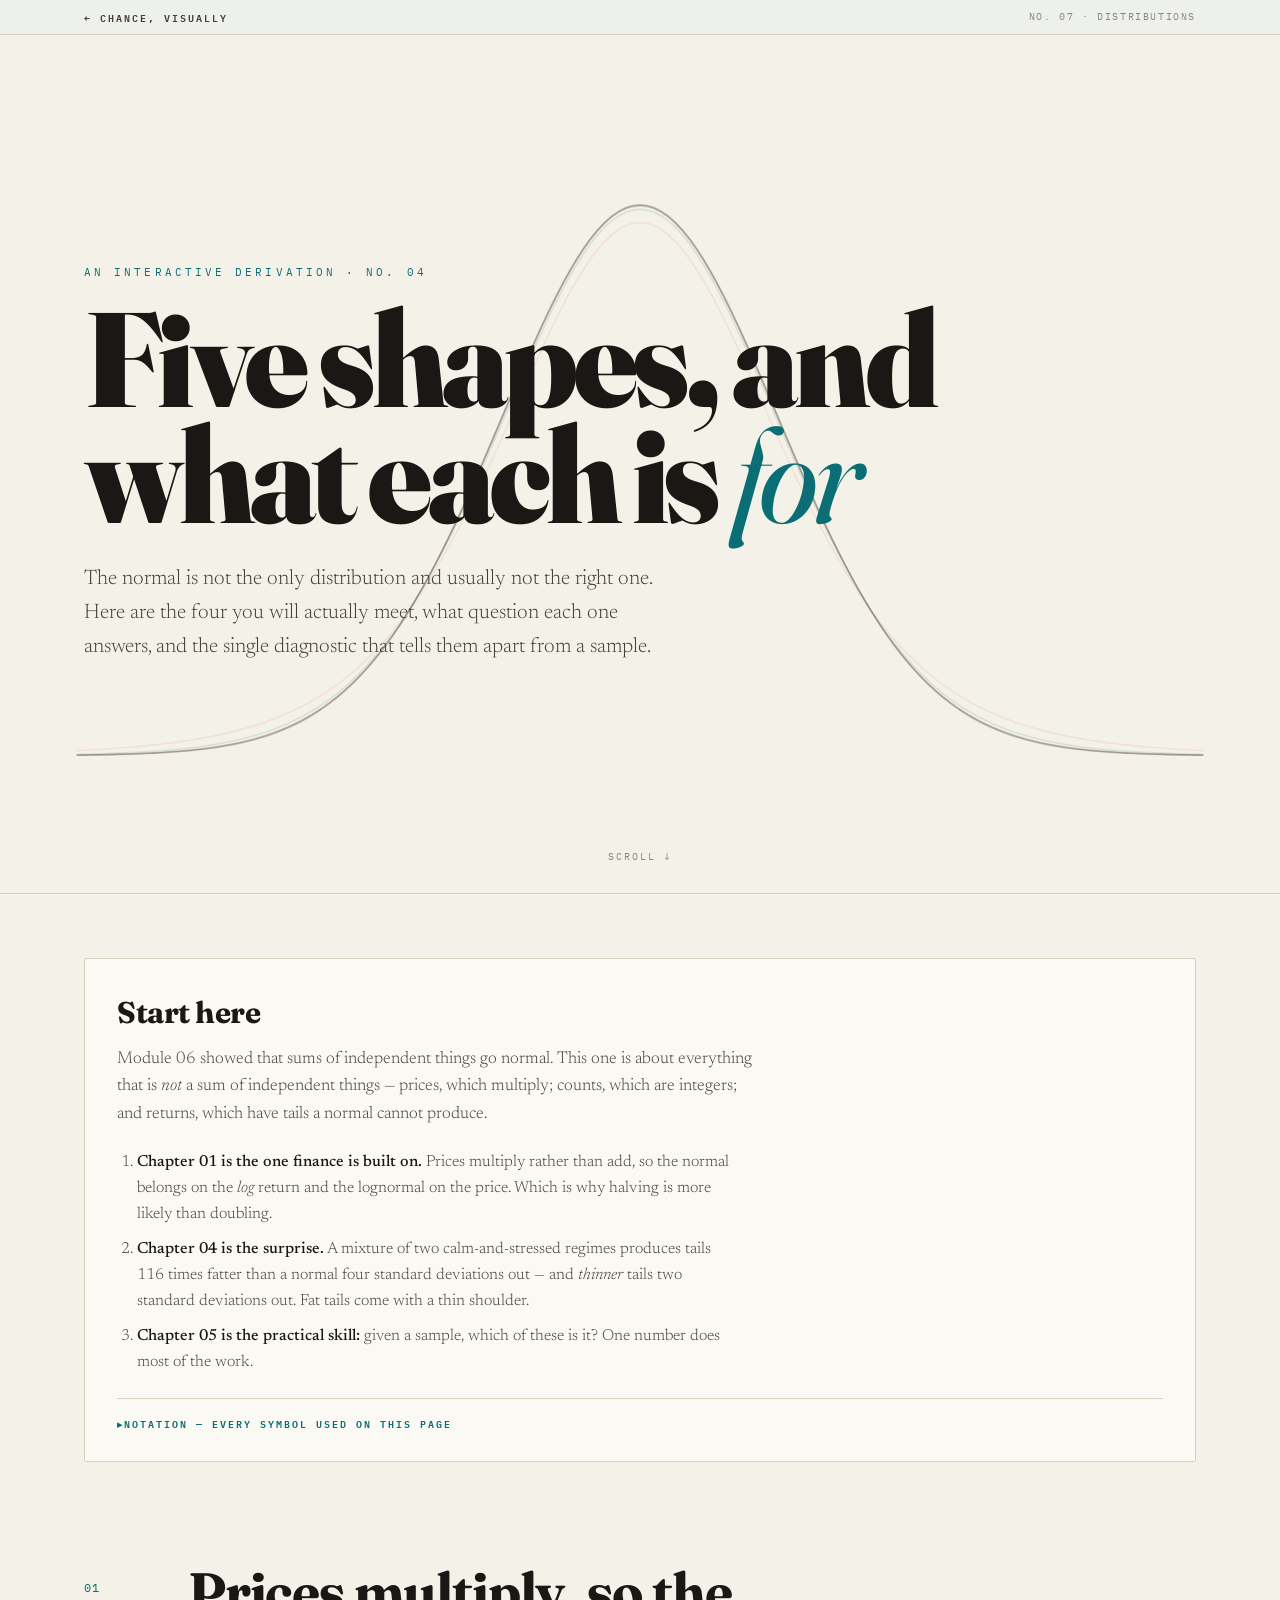
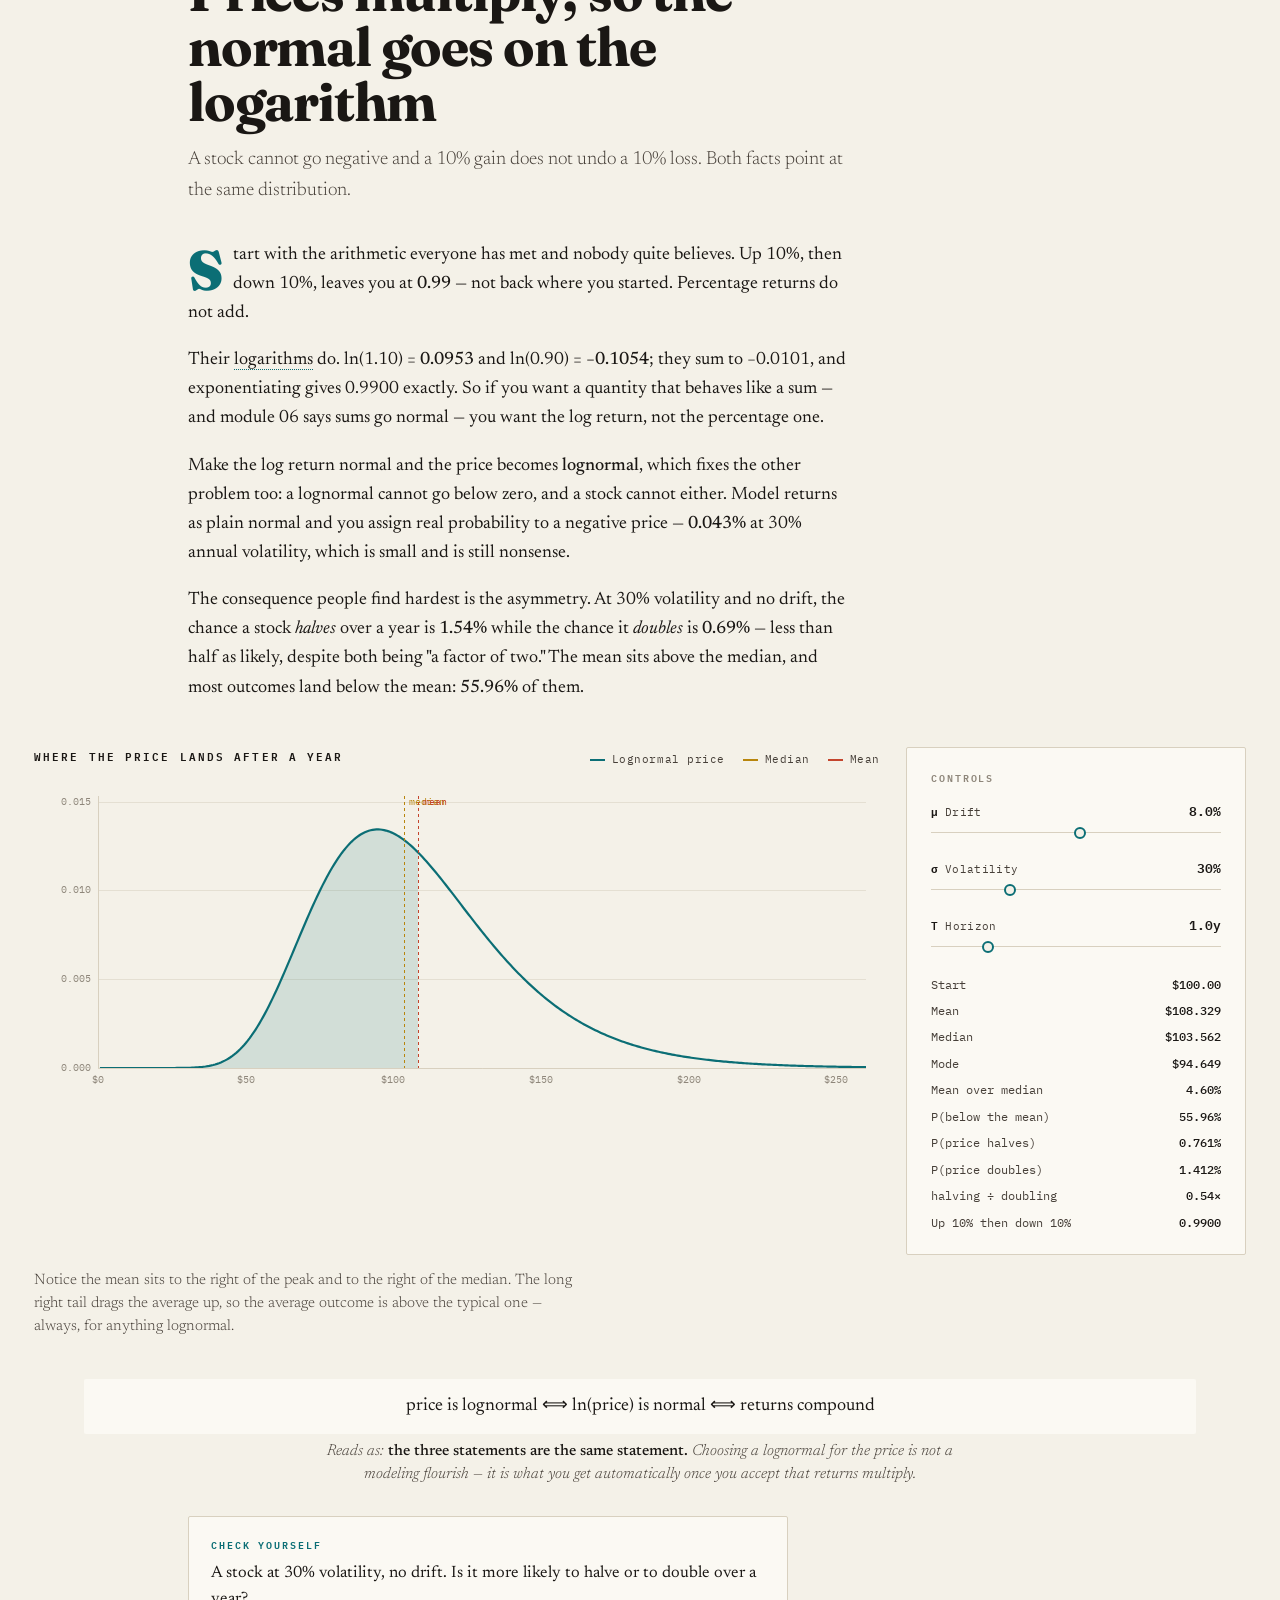
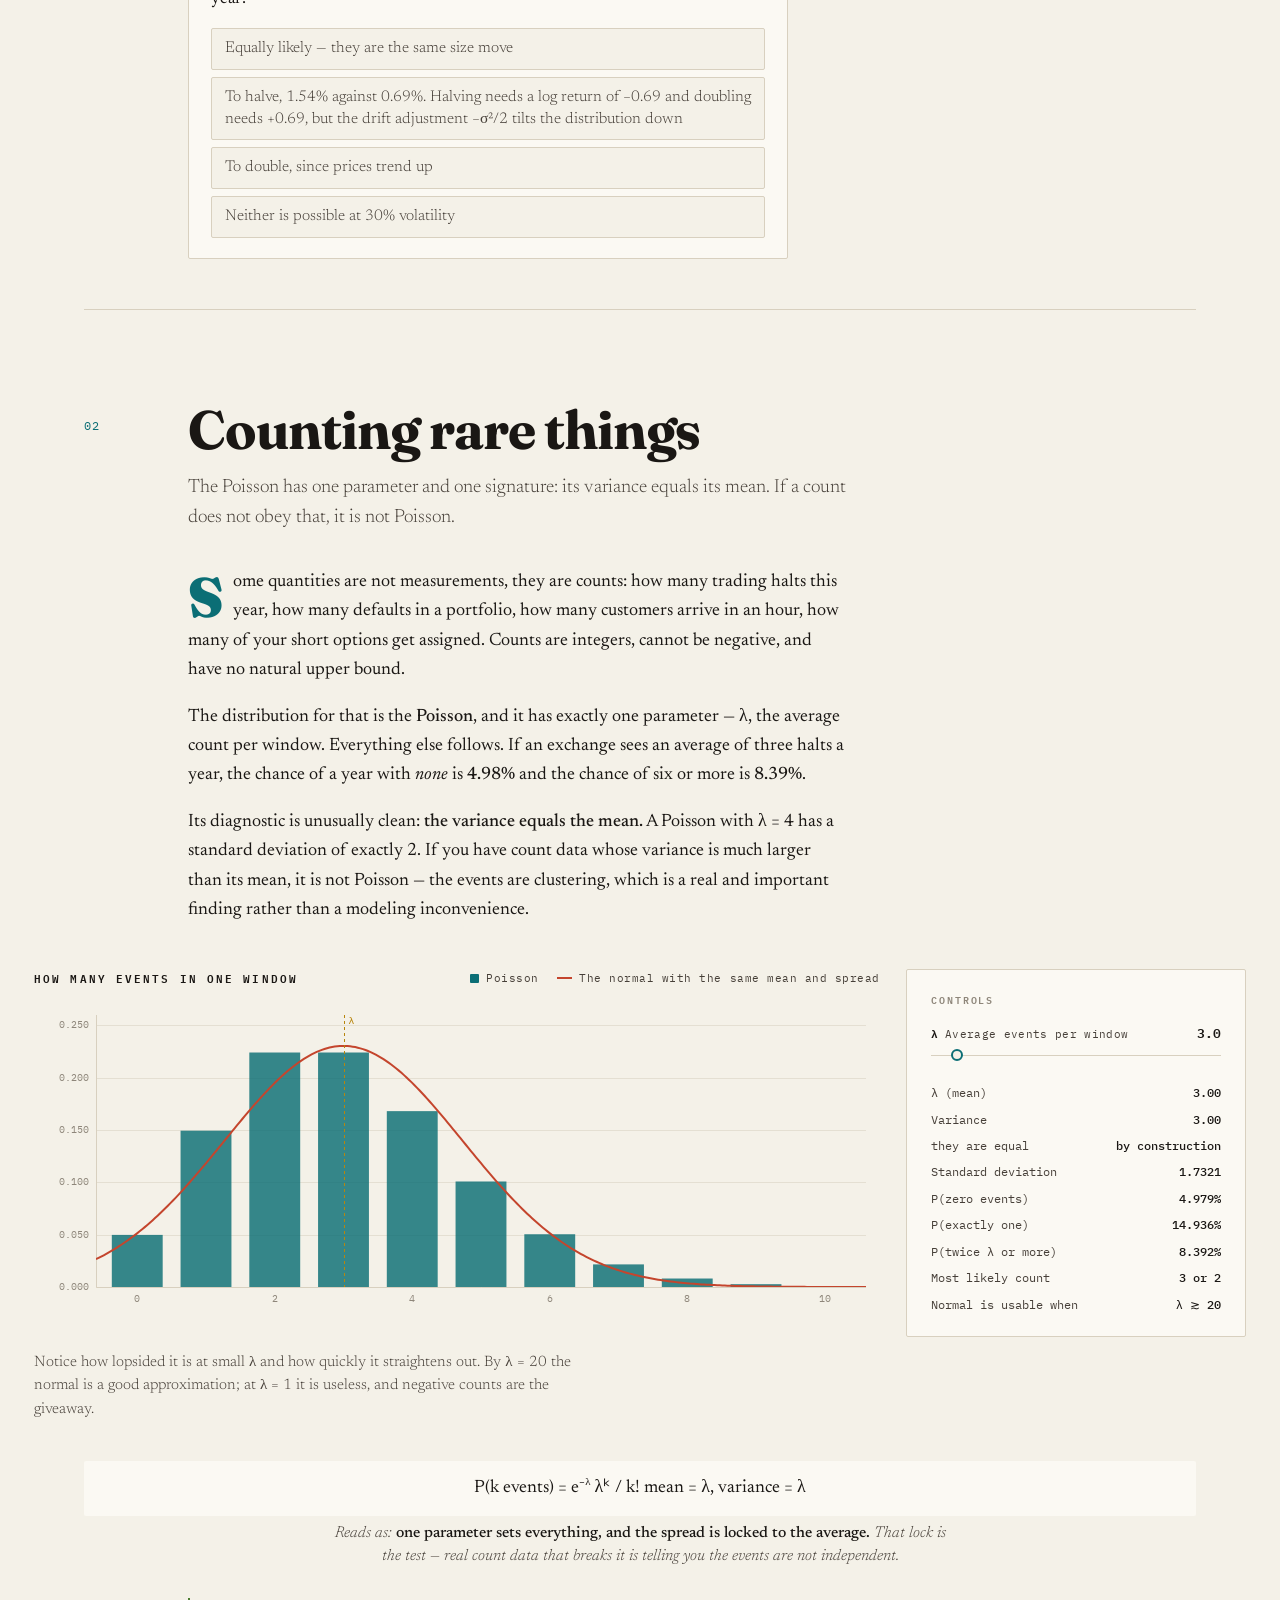
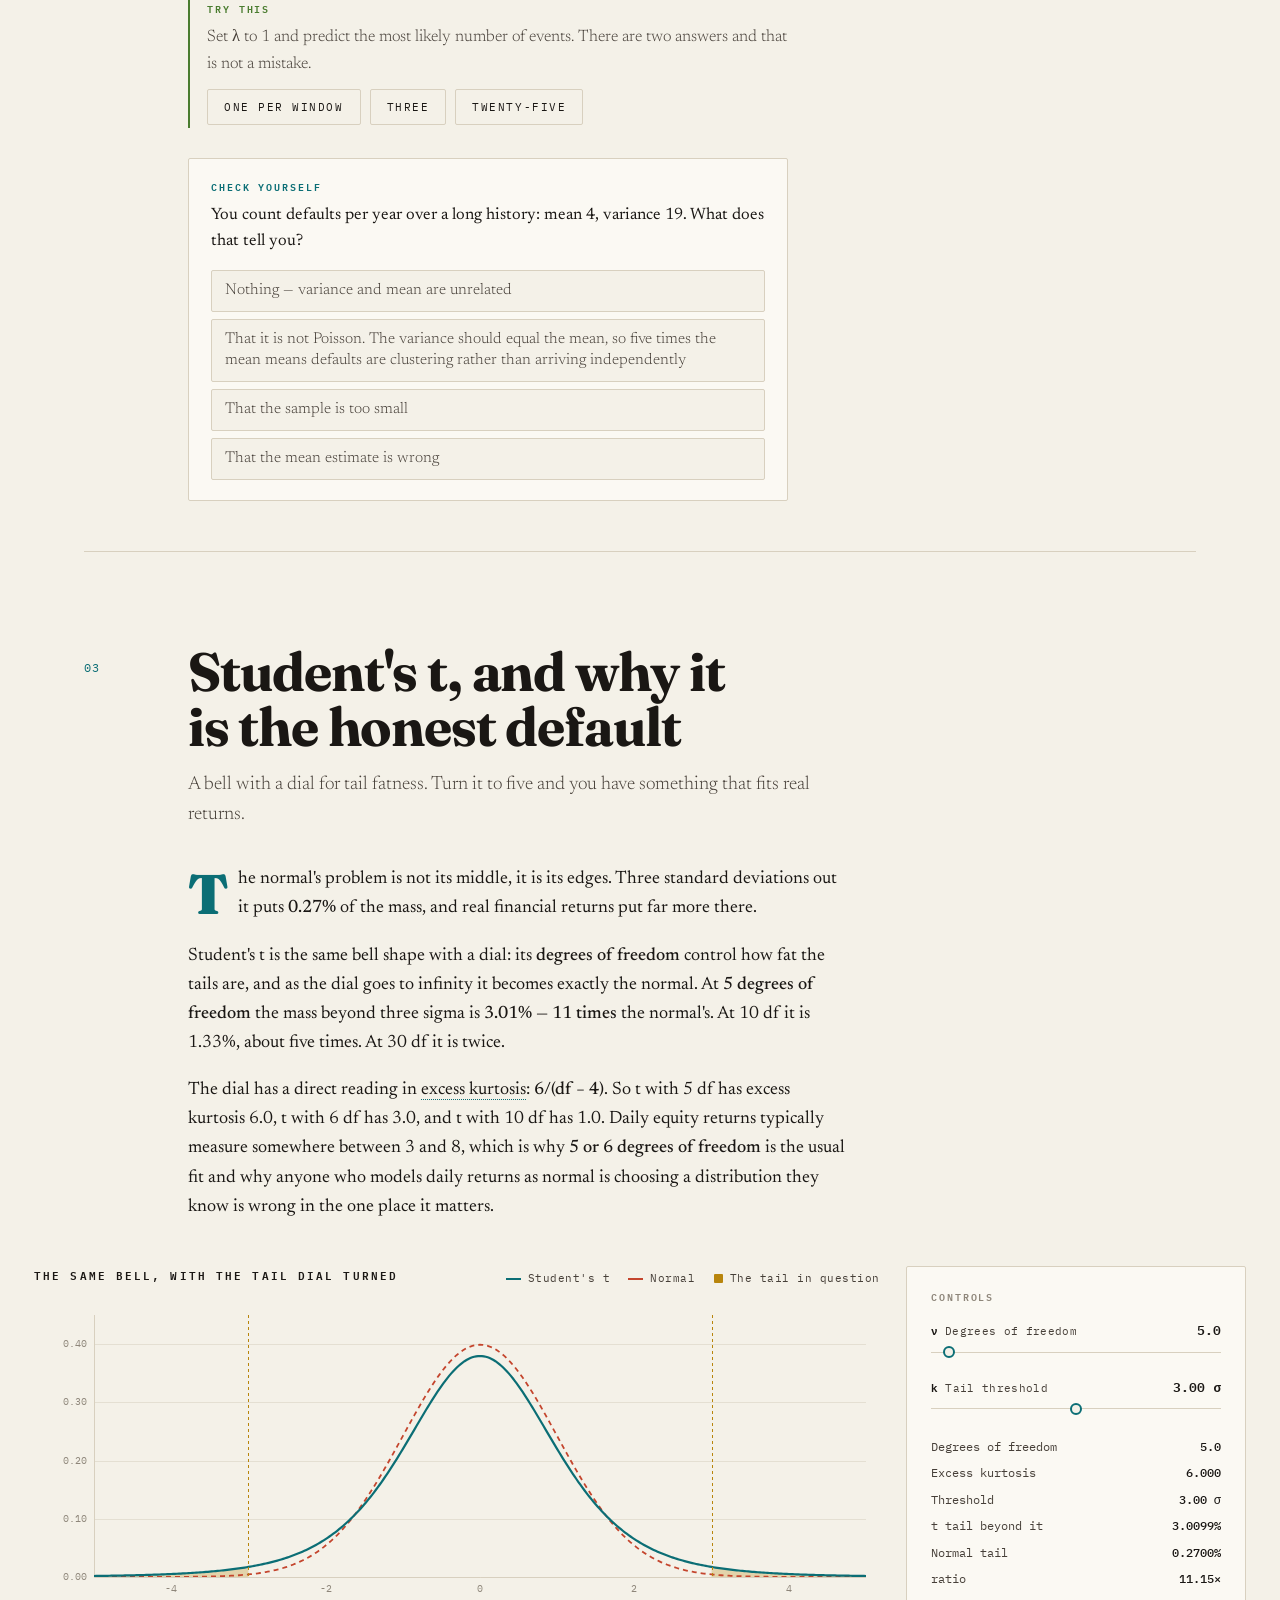
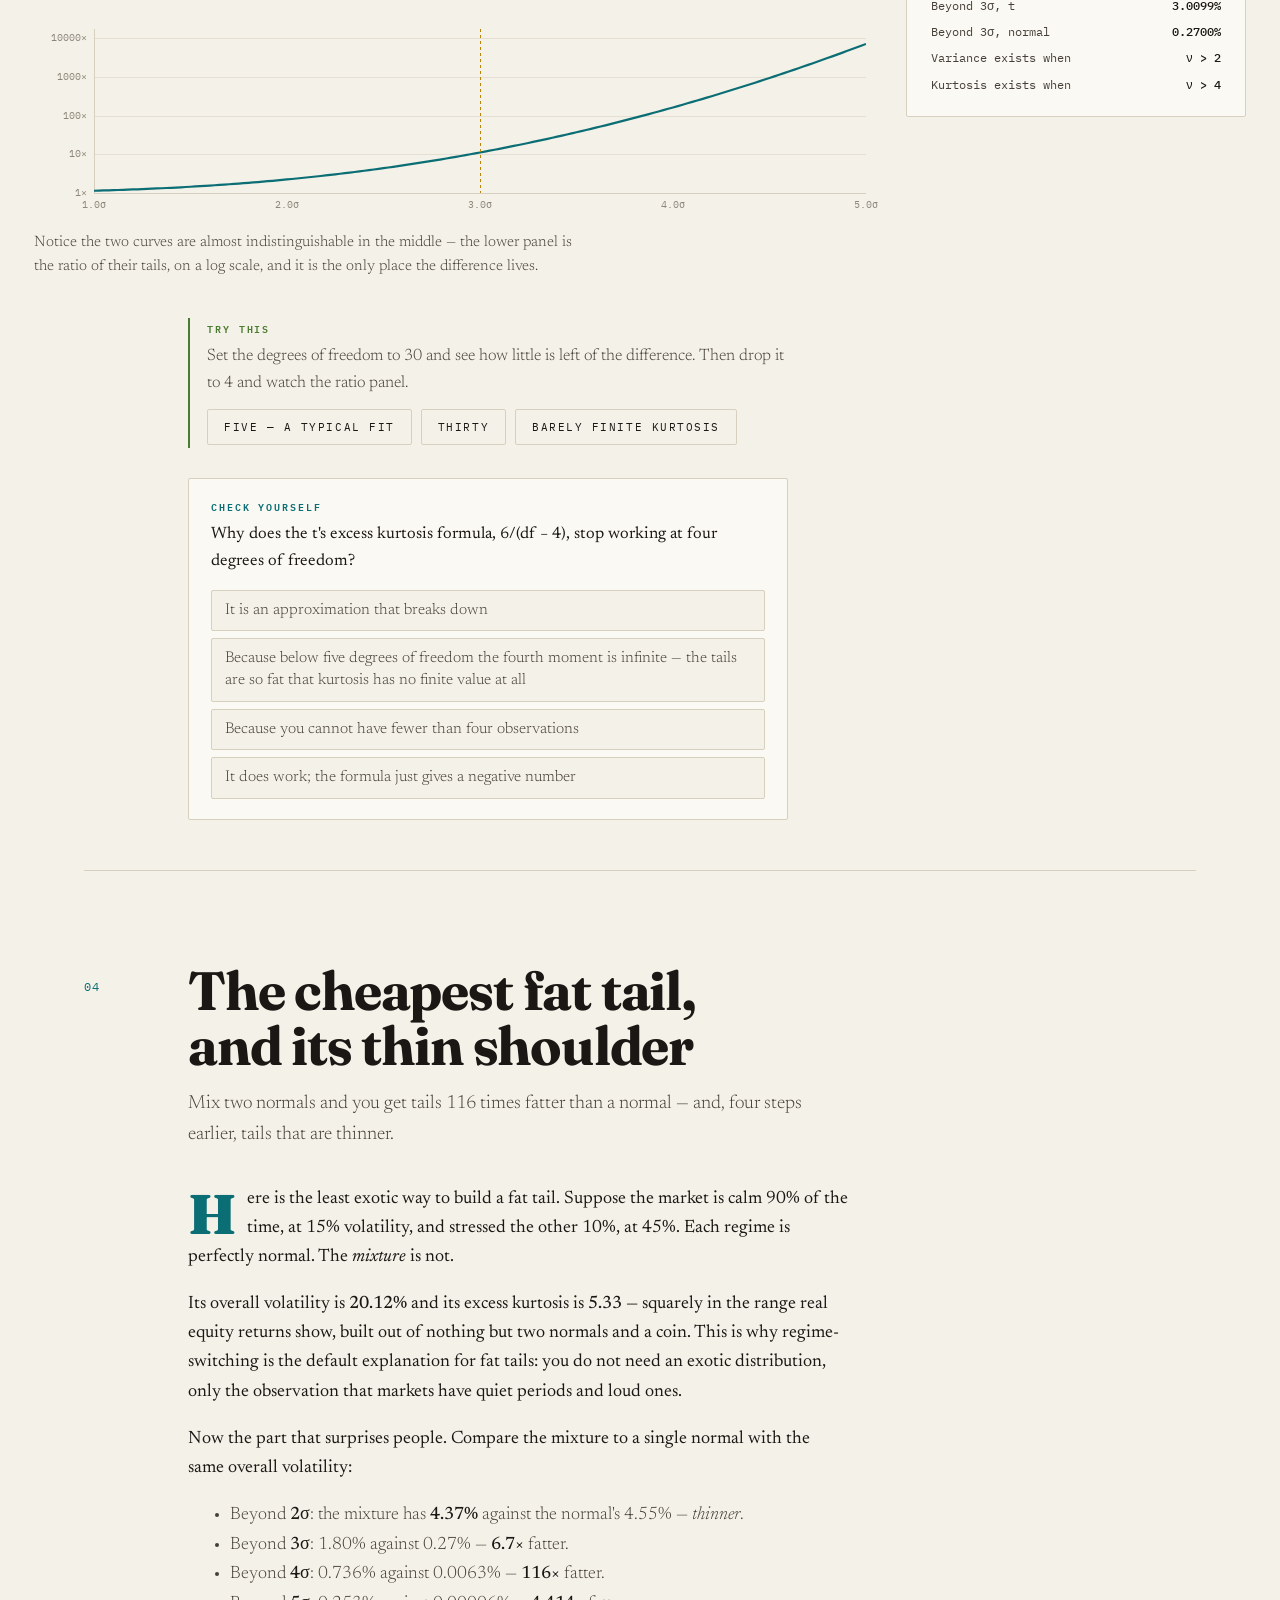
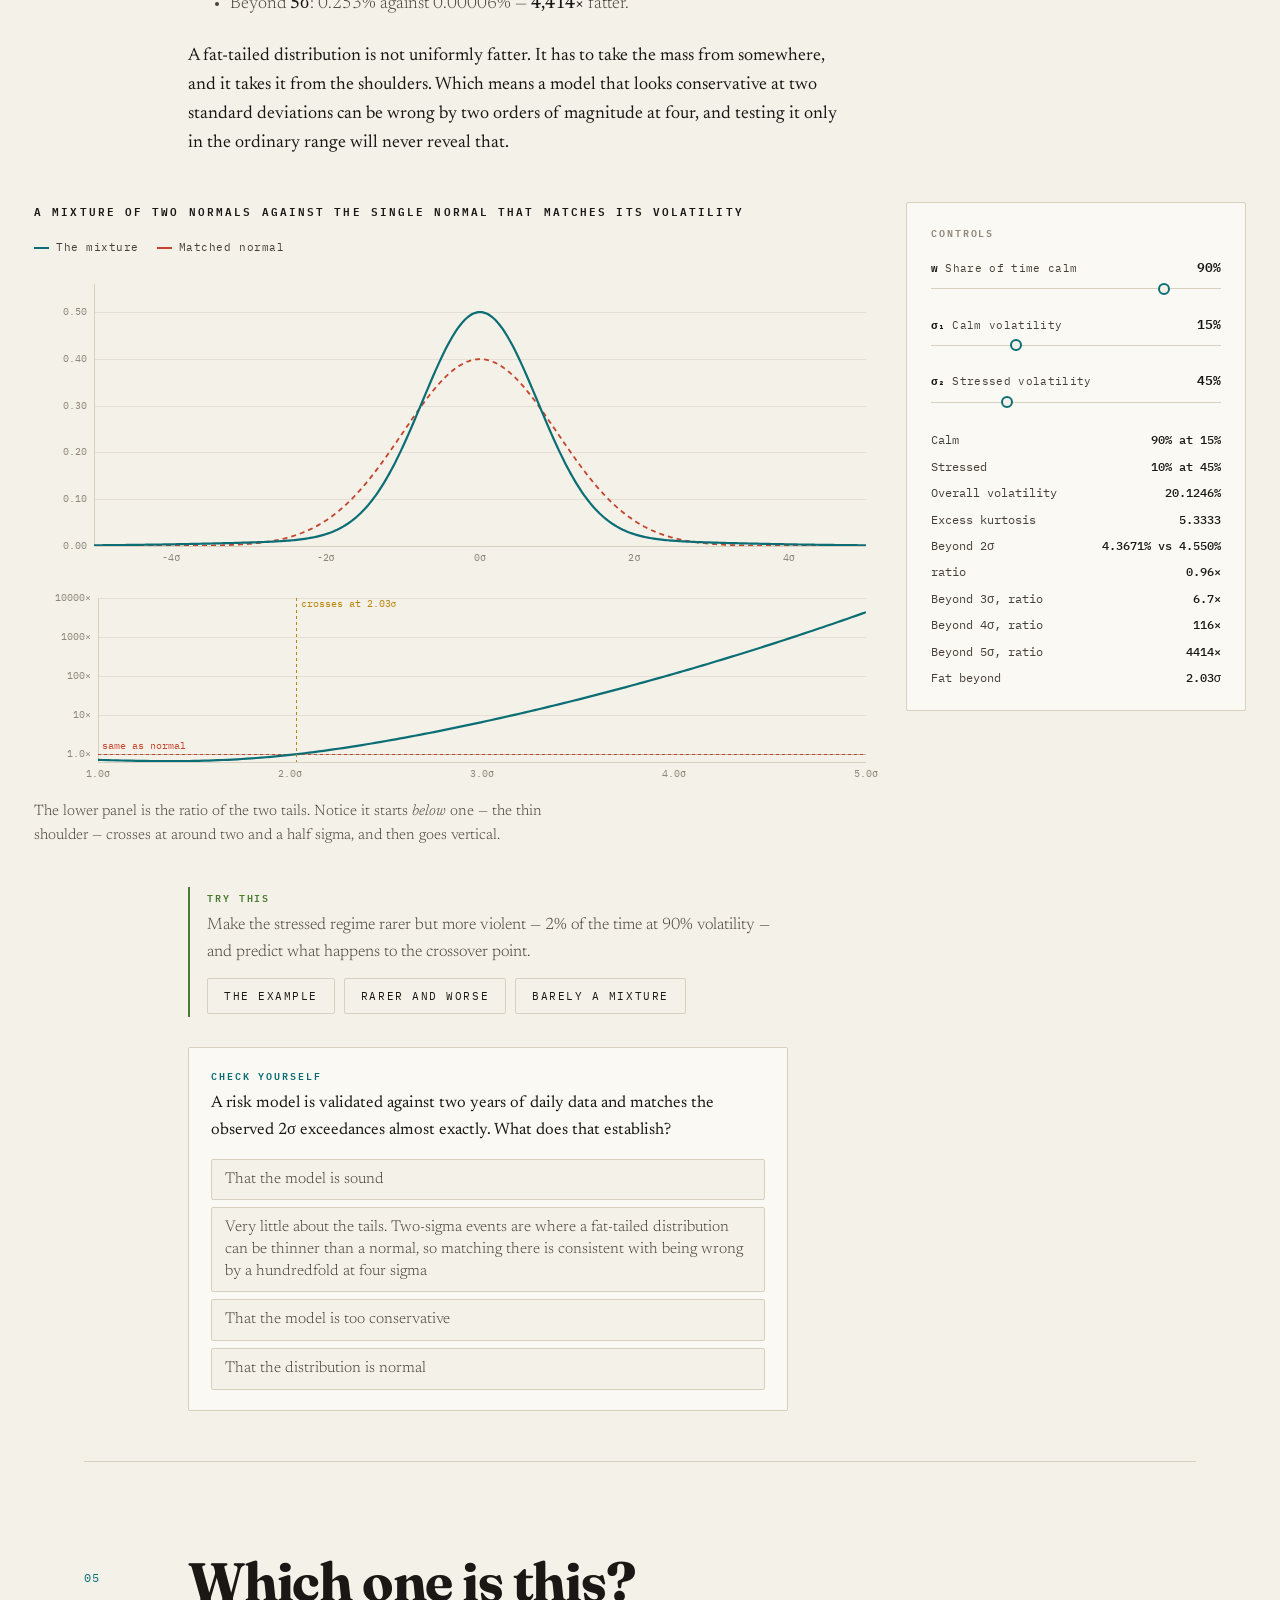
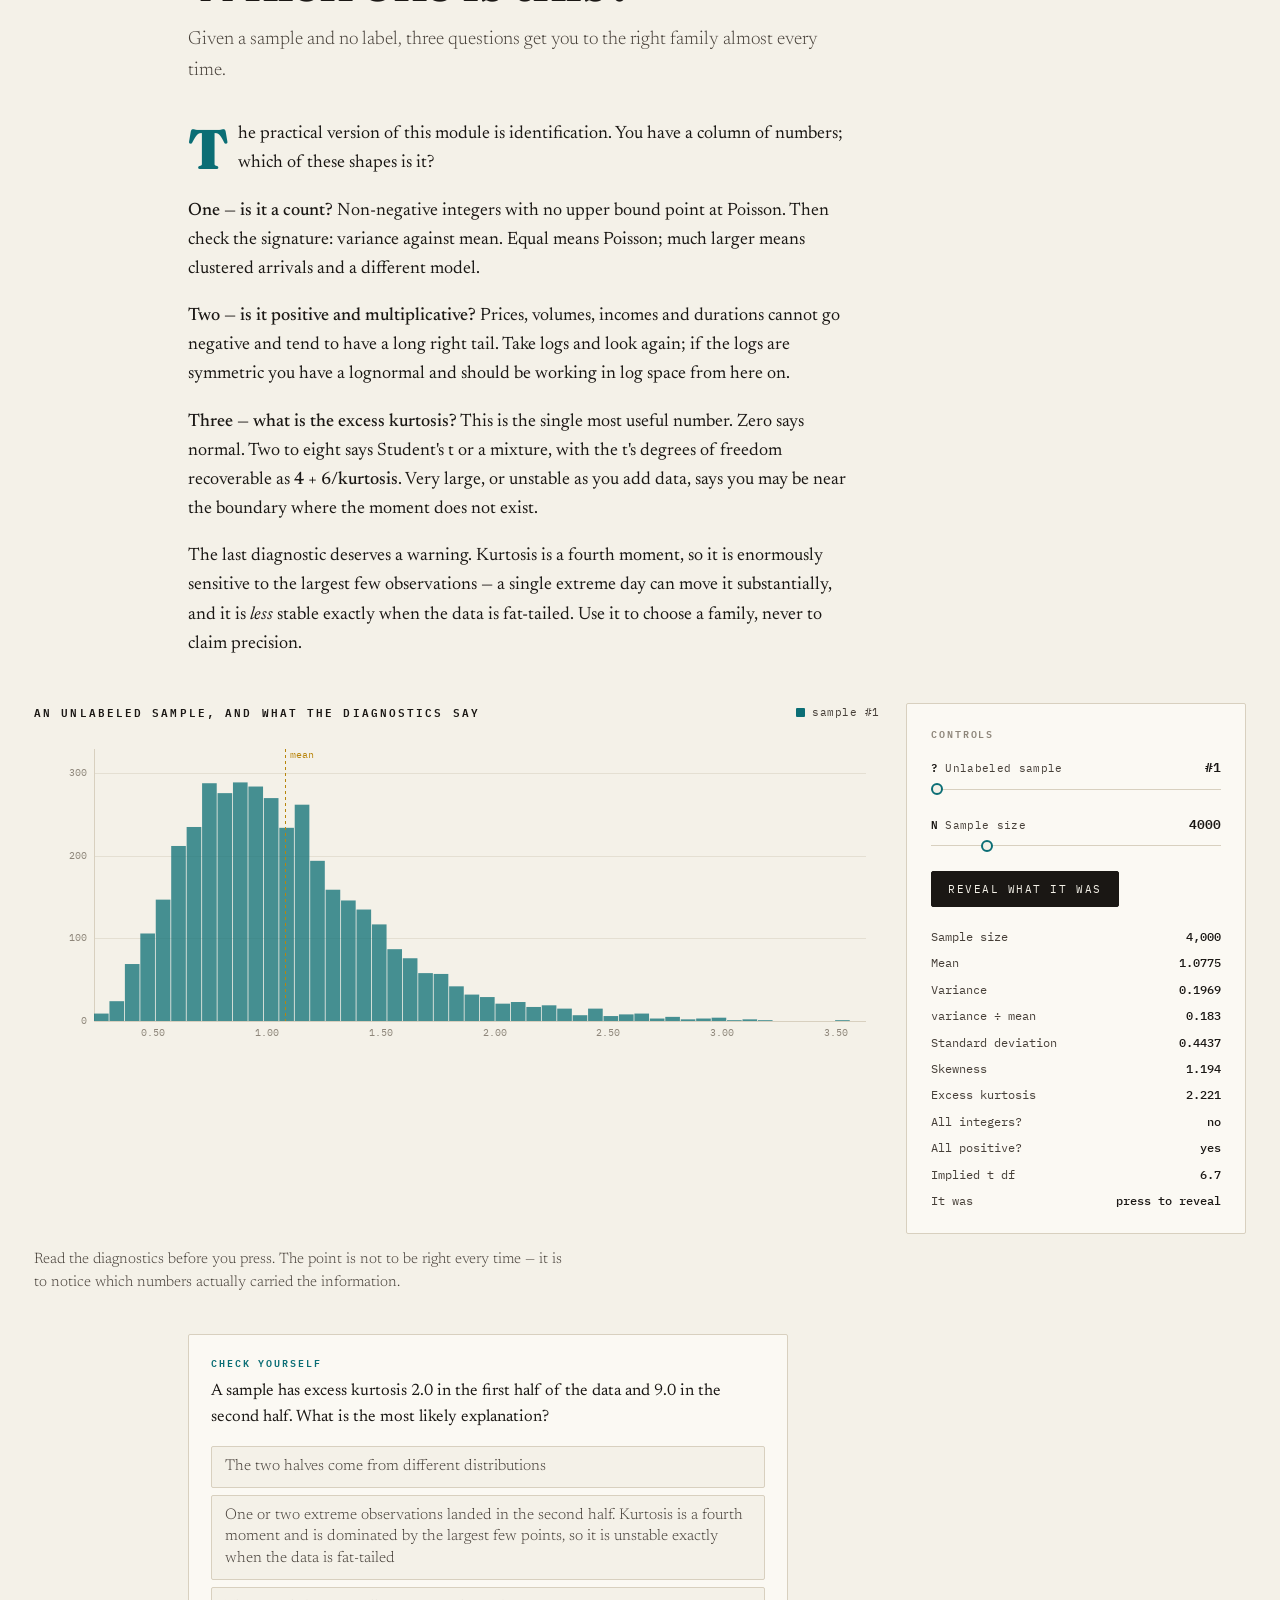
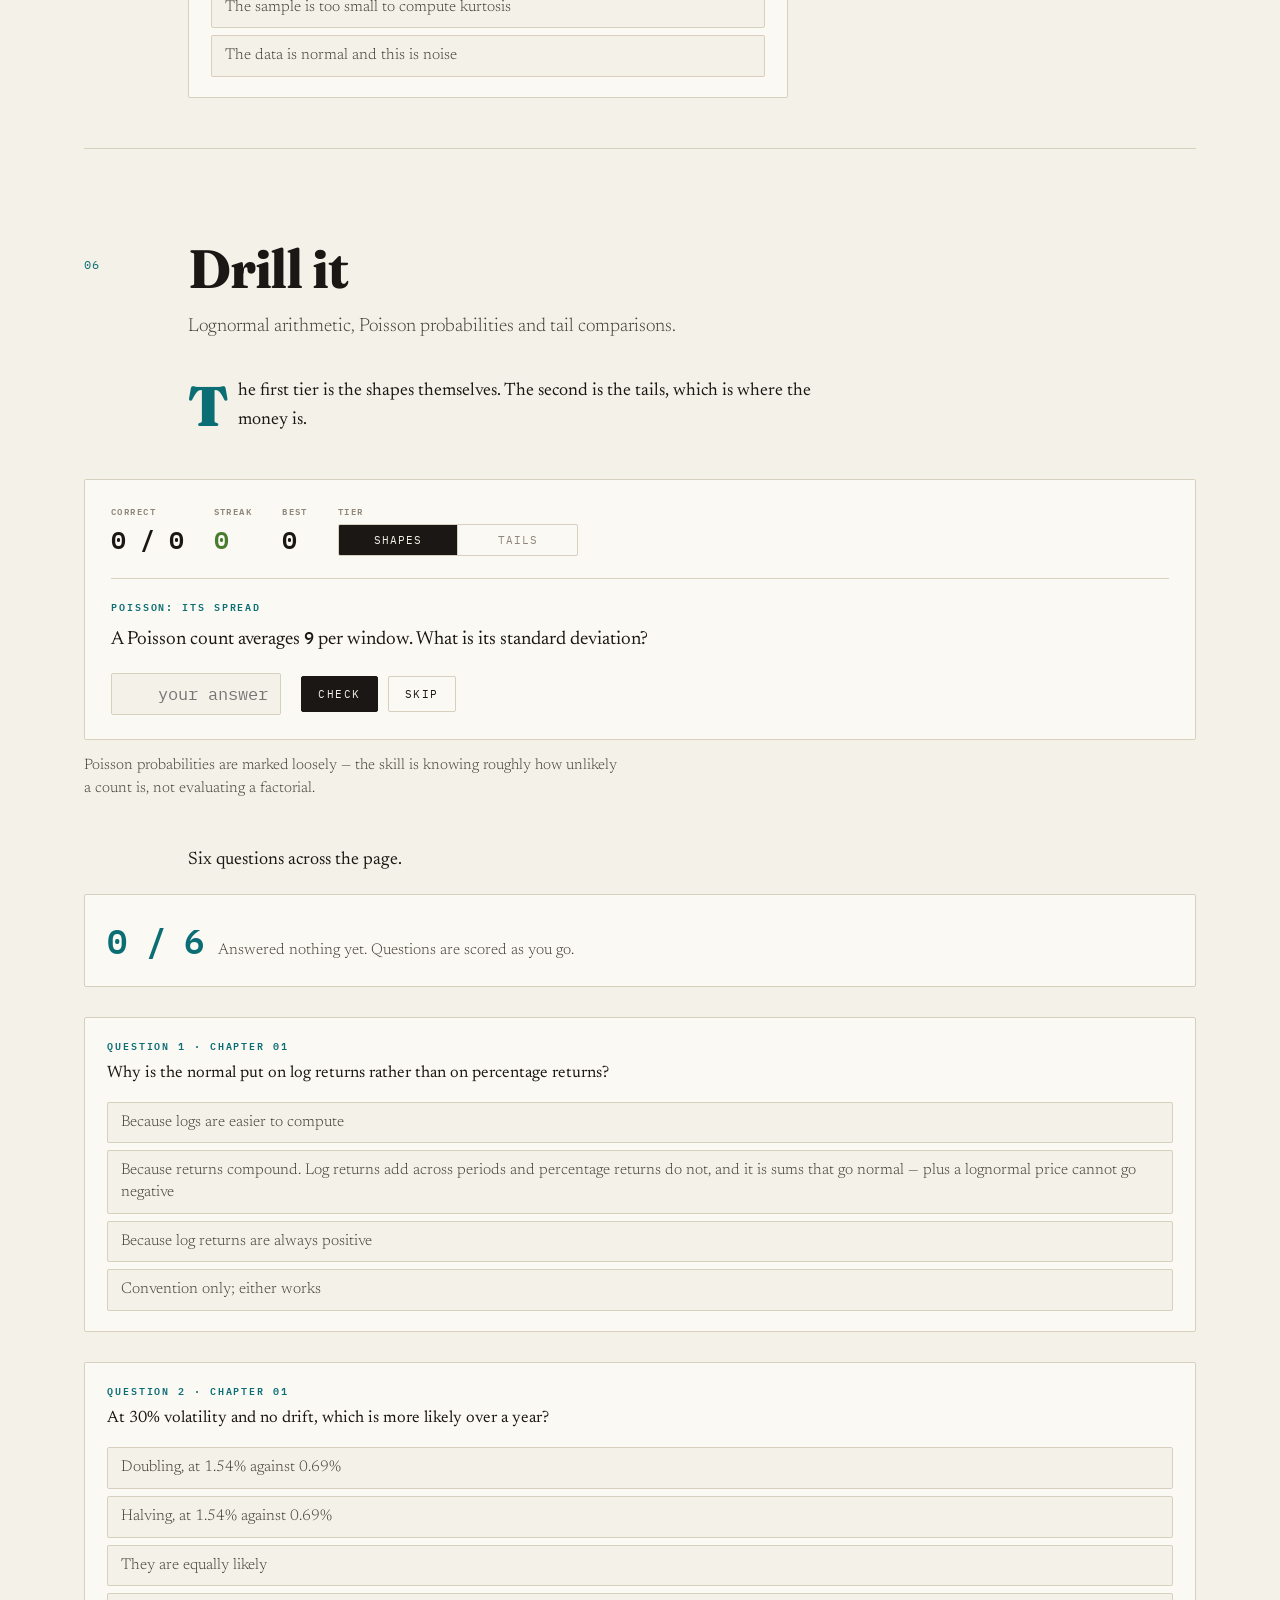
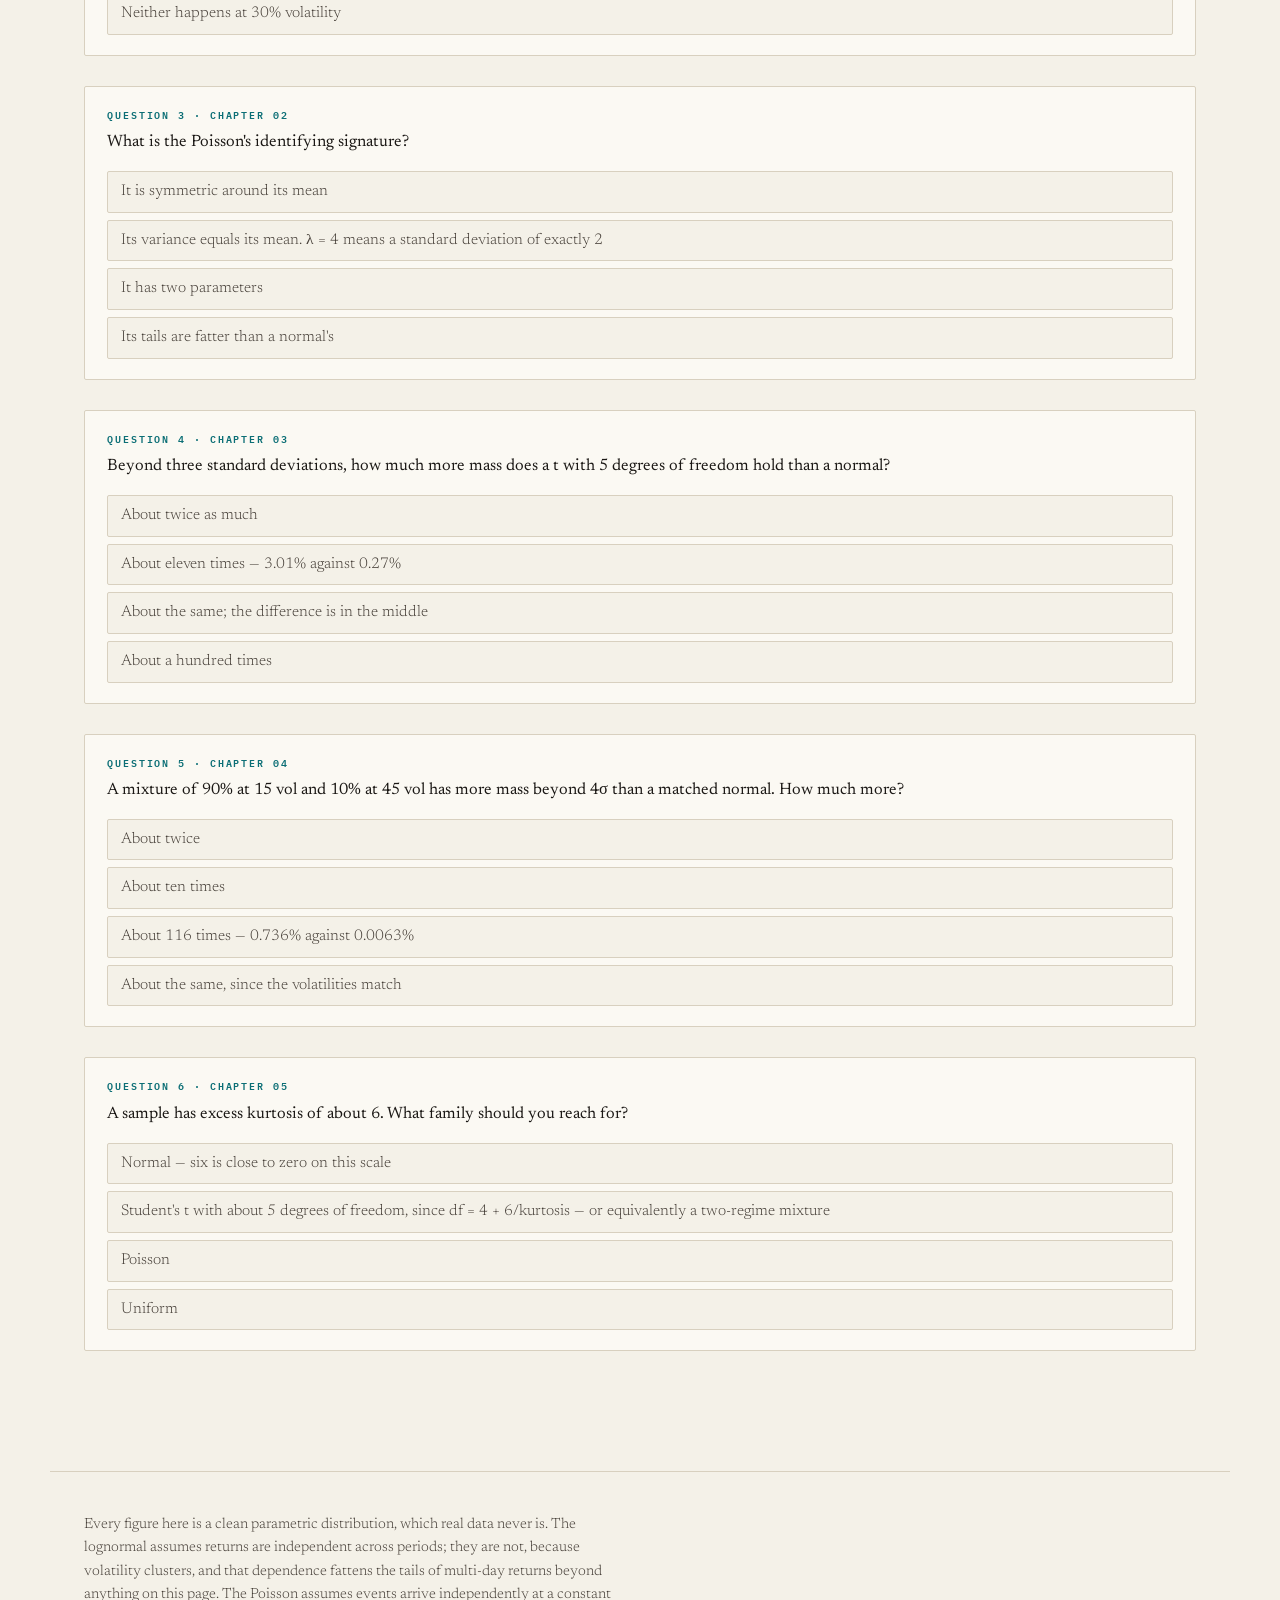
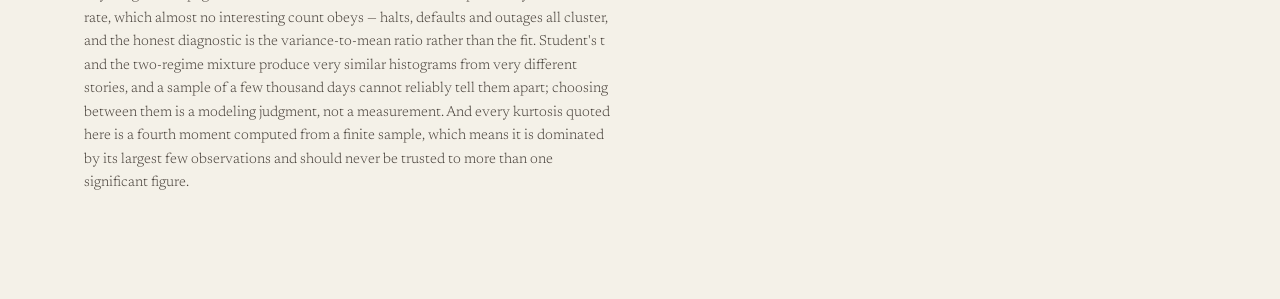
<file: docs/dist.html>
<!DOCTYPE html>
<html lang="en">
<head>
<meta charset="utf-8">
<meta name="viewport" content="width=device-width, initial-scale=1, viewport-fit=cover">
<meta name="color-scheme" content="light">
<meta name="theme-color" content="#F4F1E8">
<title>The Distributions You Actually Meet — Chance, visually</title>
<meta name="description" content="Lognormal, Poisson, Student&#x27;s t and mixtures: what question each one answers, why prices are lognormal and halving beats doubling, and how a mixture of two normals gets tails 116 times fatter at four sigma and thinner at two.">
<meta property="og:type" content="article">
<meta property="og:title" content="The Distributions You Actually Meet — Chance, visually">
<meta property="og:description" content="Lognormal, Poisson, Student&#x27;s t and mixtures: what question each one answers, why prices are lognormal and halving beats doubling, and how a mixture of two normals gets tails 116 times fatter at four sigma and thinner at two.">
<link rel="icon" href="data:image/svg+xml,<svg xmlns='http://www.w3.org/2000/svg' viewBox='0 0 32 32'><rect width='32' height='32' fill='%23F4F1E8'/><rect x='5' y='19' width='4' height='7' fill='%230B6E75'/><rect x='11' y='12' width='4' height='14' fill='%230B6E75'/><rect x='17' y='7' width='4' height='19' fill='%230B6E75'/><rect x='23' y='16' width='4' height='10' fill='%230B6E75'/></svg>">
<link rel="preconnect" href="https://fonts.googleapis.com">
<link rel="preconnect" href="https://fonts.gstatic.com" crossorigin>
<link href="https://fonts.googleapis.com/css2?family=Fraunces:opsz,wght@9..144,400;9..144,700;9..144,900&family=Newsreader:ital,opsz,wght@0,6..72,300;0,6..72,400;0,6..72,500;1,6..72,400&family=IBM+Plex+Mono:wght@400;500;600&display=swap" rel="stylesheet">
<link rel="stylesheet" href="assets/lab.css">
<link rel="stylesheet" href="assets/mobile.css">
<link rel="manifest" href="manifest.webmanifest">
<link rel="apple-touch-icon" href="icons/apple-touch-icon.png">
<meta name="apple-mobile-web-app-capable" content="yes">
<meta name="apple-mobile-web-app-status-bar-style" content="default">
<meta name="apple-mobile-web-app-title" content="Chance">
<meta name="mobile-web-app-capable" content="yes">
</head>
<body>
<header class="serieshead">
  <div class="in">
    <a class="home" href="index.html">← Chance, visually</a>
    <span class="num">No. 07 · Distributions</span>
  </div>
</header>

<div class="progress" id="prog"></div>
<nav class="chapnav" id="chapnav" aria-label="Chapters">
  <a href="#c1"><span>Why prices are lognormal</span><i></i></a>
  <a href="#c2"><span>Counting rare things</span><i></i></a>
  <a href="#c3"><span>The honest default</span><i></i></a>
  <a href="#c4"><span>The cheapest fat tail</span><i></i></a>
  <a href="#c5"><span>Telling them apart</span><i></i></a>
  <a href="#c6"><span>Drills</span><i></i></a>
</nav>

<div class="hero">
  <canvas id="heroCv" aria-hidden="true"></canvas>
  <div class="heroInner">
    <div class="eyebrow">An interactive derivation · No. 04</div>
    <h1>Five shapes, and what each is <em>for</em></h1>
    <p class="sub">The normal is not the only distribution and usually not the right one. Here are the four you will actually meet, what question each one answers, and the single diagnostic that tells them apart from a sample.</p>
  </div>
  <div class="scrollcue">Scroll ↓</div>
</div>

<main>

<div class="orient">
  <h2>Start here</h2>
  <p class="lede">Module 06 showed that sums of independent things go normal. This one is about everything that is <em>not</em> a sum of independent things — prices, which multiply; counts, which are integers; and returns, which have tails a normal cannot produce.</p>
  <ol>
    <li><b>Chapter 01 is the one finance is built on.</b> Prices multiply rather than add, so the normal belongs on the <em>log</em> return and the lognormal on the price. Which is why halving is more likely than doubling.</li>
    <li><b>Chapter 04 is the surprise.</b> A mixture of two calm-and-stressed regimes produces tails 116 times fatter than a normal four standard deviations out — and <em>thinner</em> tails two standard deviations out. Fat tails come with a thin shoulder.</li>
    <li><b>Chapter 05 is the practical skill:</b> given a sample, which of these is it? One number does most of the work.</li>
  </ol>
  <details class="drop">
    <summary>Notation — every symbol used on this page</summary>
    <table class="ntab">
      <tr><td>Lognormal</td><td>A quantity whose <em>logarithm</em> is normal. What you get when many small multiplicative shocks compound.</td></tr>
      <tr><td>Log return</td><td>ln(price now ÷ price before). Adds across periods, where percentage returns do not.</td></tr>
      <tr><td>Poisson</td><td>The distribution of how many rare independent events happen in a fixed window. Its variance equals its mean.</td></tr>
      <tr><td>λ</td><td>The Poisson's one parameter: the average number of events per window.</td></tr>
      <tr><td>Student's t</td><td>A bell with fatter tails, controlled by its degrees of freedom. As df → ∞ it becomes the normal.</td></tr>
      <tr><td>Degrees of freedom</td><td>The t's tail-fatness dial. Low means fat; its excess kurtosis is 6/(df − 4).</td></tr>
      <tr><td>Mixture</td><td>Draw from one of several distributions at random. The cheapest way to build a fat tail out of normals.</td></tr>
      <tr><td>Excess kurtosis</td><td>Zero for a normal. The single most useful number for telling these shapes apart from data.</td></tr>
    </table>
  </details>
</div>

<!-- ══════════ 01 ══════════ -->
<section class="chapter" id="c1">
  <div class="chead">
    <div class="cnum">01</div>
    <h2>Prices multiply, so the normal goes on the logarithm</h2>
    <p class="dek">A stock cannot go negative and a 10% gain does not undo a 10% loss. Both facts point at the same distribution.</p>
  </div>

  <div class="prose">
    <p class="lead">Start with the arithmetic everyone has met and nobody quite believes. Up 10%, then down 10%, leaves you at <b>0.99</b> — not back where you started. Percentage returns do not add.</p>
    <p>Their <span class="term" data-t="Log return" data-def="The natural logarithm of one price divided by the previous one. Unlike a percentage return it adds across periods, which is what makes it the right thing to model as normal.">logarithms</span> do. ln(1.10) = <b>0.0953</b> and ln(0.90) = <b>−0.1054</b>; they sum to −0.0101, and exponentiating gives 0.9900 exactly. So if you want a quantity that behaves like a sum — and module 06 says sums go normal — you want the log return, not the percentage one.</p>
    <p>Make the log return normal and the price becomes <b>lognormal</b>, which fixes the other problem too: a lognormal cannot go below zero, and a stock cannot either. Model returns as plain normal and you assign real probability to a negative price — <b>0.043%</b> at 30% annual volatility, which is small and is still nonsense.</p>
    <p>The consequence people find hardest is the asymmetry. At 30% volatility and no drift, the chance a stock <em>halves</em> over a year is <b>1.54%</b> while the chance it <em>doubles</em> is <b>0.69%</b> — less than half as likely, despite both being "a factor of two." The mean sits above the median, and most outcomes land below the mean: <b>55.96%</b> of them.</p>
  </div>

  <figure class="bleed">
    <div class="split wide">
      <div>
        <div class="figtop">
          <h3>Where the price lands after a year</h3>
          <span class="legend" style="margin:0">
            <span><i class="swl" style="background:var(--blue)"></i>Lognormal price</span>
            <span><i class="swl" style="background:var(--ochre)"></i>Median</span>
            <span><i class="swl" style="background:var(--verm)"></i>Mean</span>
          </span>
        </div>
        <canvas id="cv1" height="310"></canvas>
      </div>
      <div class="rail panel">
        <h4>Controls</h4>
        <div id="ctl1"></div>
        <div class="kv" style="margin-top:20px" id="kv1"></div>
      </div>
    </div>
    <figcaption>Notice the mean sits to the right of the peak and to the right of the median. The long right tail drags the average up, so the average outcome is above the typical one — always, for anything lognormal.</figcaption>
  </figure>

  <div class="mline">price is lognormal   ⟺   ln(price) is normal   ⟺   returns compound</div>
  <p class="mread">Reads as: <b>the three statements are the same statement.</b> Choosing a lognormal for the price is not a modeling flourish — it is what you get automatically once you accept that returns multiply.</p>

  <div class="check">
    <span class="lab">Check yourself</span>
    <p class="q">A stock at 30% volatility, no drift. Is it more likely to halve or to double over a year?</p>
    <div class="opts">
      <button>Equally likely — they are the same size move</button>
      <button data-ok="1">To halve, 1.54% against 0.69%. Halving needs a log return of −0.69 and doubling needs +0.69, but the drift adjustment −σ²/2 tilts the distribution down</button>
      <button>To double, since prices trend up</button>
      <button>Neither is possible at 30% volatility</button>
    </div>
    <div class="ans"><b>Halving, by more than two to one.</b> The two moves are symmetric in log space but the log return is centered at −σ²/2 rather than at zero, which is what makes them asymmetric in price. That −σ²/2 is not a fudge: it is what forces the <em>mean</em> price to come out right when the <em>median</em> is what the normal is centered on.</div>
  </div>
</section>

<!-- ══════════ 02 ══════════ -->
<section class="chapter" id="c2">
  <div class="chead">
    <div class="cnum">02</div>
    <h2>Counting rare things</h2>
    <p class="dek">The Poisson has one parameter and one signature: its variance equals its mean. If a count does not obey that, it is not Poisson.</p>
  </div>

  <div class="prose">
    <p class="lead">Some quantities are not measurements, they are counts: how many trading halts this year, how many defaults in a portfolio, how many customers arrive in an hour, how many of your short options get assigned. Counts are integers, cannot be negative, and have no natural upper bound.</p>
    <p>The distribution for that is the <b>Poisson</b>, and it has exactly one parameter — λ, the average count per window. Everything else follows. If an exchange sees an average of three halts a year, the chance of a year with <em>none</em> is <b>4.98%</b> and the chance of six or more is <b>8.39%</b>.</p>
    <p>Its diagnostic is unusually clean: <b>the variance equals the mean.</b> A Poisson with λ = 4 has a standard deviation of exactly 2. If you have count data whose variance is much larger than its mean, it is not Poisson — the events are clustering, which is a real and important finding rather than a modeling inconvenience.</p>
  </div>

  <figure class="bleed">
    <div class="split wide">
      <div>
        <div class="figtop">
          <h3>How many events in one window</h3>
          <span class="legend" style="margin:0">
            <span><i class="sw" style="background:var(--blue)"></i>Poisson</span>
            <span><i class="swl" style="background:var(--verm)"></i>The normal with the same mean and spread</span>
          </span>
        </div>
        <canvas id="cv2" height="310"></canvas>
      </div>
      <div class="rail panel">
        <h4>Controls</h4>
        <div id="ctl2"></div>
        <div class="kv" style="margin-top:20px" id="kv2"></div>
      </div>
    </div>
    <figcaption>Notice how lopsided it is at small λ and how quickly it straightens out. By λ = 20 the normal is a good approximation; at λ = 1 it is useless, and negative counts are the giveaway.</figcaption>
  </figure>

  <div class="mline">P(k events) = e<sup>−λ</sup> λᵏ / k!      mean = λ,   variance = λ</div>
  <p class="mread">Reads as: <b>one parameter sets everything, and the spread is locked to the average.</b> That lock is the test — real count data that breaks it is telling you the events are not independent.</p>

  <div class="try">
    <span class="lab">Try this</span>
    <p>Set λ to 1 and predict the most likely number of events. There are two answers and that is not a mistake.</p>
    <div class="btnrow">
      <button class="act ghost" data-preset="c2" data-patch='{"lam":1}' data-focus="cv2">One per window</button>
      <button class="act ghost" data-preset="c2" data-patch='{"lam":3}' data-focus="cv2">Three</button>
      <button class="act ghost" data-preset="c2" data-patch='{"lam":25}' data-focus="cv2">Twenty-five</button>
    </div>
  </div>

  <div class="check">
    <span class="lab">Check yourself</span>
    <p class="q">You count defaults per year over a long history: mean 4, variance 19. What does that tell you?</p>
    <div class="opts">
      <button>Nothing — variance and mean are unrelated</button>
      <button data-ok="1">That it is not Poisson. The variance should equal the mean, so five times the mean means defaults are clustering rather than arriving independently</button>
      <button>That the sample is too small</button>
      <button>That the mean estimate is wrong</button>
    </div>
    <div class="ans"><b>Clustering, and it is the most important thing in the data.</b> Independent arrivals give variance equal to mean; correlated ones give more. In credit that correlation is the entire risk — a portfolio of a hundred loans that default independently is safe, and the same hundred loans defaulting together is not, and the mean default rate is identical in both worlds.</div>
  </div>
</section>

<!-- ══════════ 03 ══════════ -->
<section class="chapter" id="c3">
  <div class="chead">
    <div class="cnum">03</div>
    <h2>Student's t, and why it is the honest default</h2>
    <p class="dek">A bell with a dial for tail fatness. Turn it to five and you have something that fits real returns.</p>
  </div>

  <div class="prose">
    <p class="lead">The normal's problem is not its middle, it is its edges. Three standard deviations out it puts <b>0.27%</b> of the mass, and real financial returns put far more there.</p>
    <p>Student's t is the same bell shape with a dial: its <b>degrees of freedom</b> control how fat the tails are, and as the dial goes to infinity it becomes exactly the normal. At <b>5 degrees of freedom</b> the mass beyond three sigma is <b>3.01%</b> — <b>11 times</b> the normal's. At 10 df it is 1.33%, about five times. At 30 df it is twice.</p>
    <p>The dial has a direct reading in <span class="term" data-t="Excess kurtosis" data-def="How much of the variance comes from the tails, scaled so a normal reads exactly zero. For a Student's t with v degrees of freedom it is 6/(v−4), which is why the t is the easiest fat-tailed distribution to fit.">excess kurtosis</span>: <b>6/(df − 4)</b>. So t with 5 df has excess kurtosis 6.0, t with 6 df has 3.0, and t with 10 df has 1.0. Daily equity returns typically measure somewhere between 3 and 8, which is why <b>5 or 6 degrees of freedom</b> is the usual fit and why anyone who models daily returns as normal is choosing a distribution they know is wrong in the one place it matters.</p>
  </div>

  <figure class="bleed">
    <div class="split wide">
      <div>
        <div class="figtop">
          <h3>The same bell, with the tail dial turned</h3>
          <span class="legend" style="margin:0">
            <span><i class="swl" style="background:var(--blue)"></i>Student's t</span>
            <span><i class="swl" style="background:var(--verm)"></i>Normal</span>
            <span><i class="sw" style="background:var(--ochre)"></i>The tail in question</span>
          </span>
        </div>
        <canvas id="cv3" height="300"></canvas>
        <canvas id="cv3b" height="200" style="margin-top:16px"></canvas>
      </div>
      <div class="rail panel">
        <h4>Controls</h4>
        <div id="ctl3"></div>
        <div class="kv" style="margin-top:20px" id="kv3"></div>
      </div>
    </div>
    <figcaption>Notice the two curves are almost indistinguishable in the middle — the lower panel is the ratio of their tails, on a log scale, and it is the only place the difference lives.</figcaption>
  </figure>

  <div class="try">
    <span class="lab">Try this</span>
    <p>Set the degrees of freedom to 30 and see how little is left of the difference. Then drop it to 4 and watch the ratio panel.</p>
    <div class="btnrow">
      <button class="act ghost" data-preset="c3" data-patch='{"df":5}' data-focus="cv3">Five — a typical fit</button>
      <button class="act ghost" data-preset="c3" data-patch='{"df":30}' data-focus="cv3">Thirty</button>
      <button class="act ghost" data-preset="c3" data-patch='{"df":4.2}' data-focus="cv3">Barely finite kurtosis</button>
    </div>
  </div>

  <div class="check">
    <span class="lab">Check yourself</span>
    <p class="q">Why does the t's excess kurtosis formula, 6/(df − 4), stop working at four degrees of freedom?</p>
    <div class="opts">
      <button>It is an approximation that breaks down</button>
      <button data-ok="1">Because below five degrees of freedom the fourth moment is infinite — the tails are so fat that kurtosis has no finite value at all</button>
      <button>Because you cannot have fewer than four observations</button>
      <button>It does work; the formula just gives a negative number</button>
    </div>
    <div class="ans"><b>The moment stops existing.</b> A t with 4 or fewer degrees of freedom has infinite kurtosis, and one with 2 or fewer has infinite <em>variance</em> — at which point the central limit theorem from module 06 stops applying. That is not a curiosity: it is the boundary between "fat tails I can model" and "a quantity whose average is not a meaningful summary."</div>
  </div>
</section>

<!-- ══════════ 04 ══════════ -->
<section class="chapter" id="c4">
  <div class="chead">
    <div class="cnum">04</div>
    <h2>The cheapest fat tail, and its thin shoulder</h2>
    <p class="dek">Mix two normals and you get tails 116 times fatter than a normal — and, four steps earlier, tails that are thinner.</p>
  </div>

  <div class="prose">
    <p class="lead">Here is the least exotic way to build a fat tail. Suppose the market is calm 90% of the time, at 15% volatility, and stressed the other 10%, at 45%. Each regime is perfectly normal. The <em>mixture</em> is not.</p>
    <p>Its overall volatility is <b>20.12%</b> and its excess kurtosis is <b>5.33</b> — squarely in the range real equity returns show, built out of nothing but two normals and a coin. This is why regime-switching is the default explanation for fat tails: you do not need an exotic distribution, only the observation that markets have quiet periods and loud ones.</p>
    <p>Now the part that surprises people. Compare the mixture to a single normal with the same overall volatility:</p>
    <ul style="max-width:62ch;margin:18px auto 22px;padding-left:22px;color:var(--ink2);font-weight:300;line-height:1.65">
      <li>Beyond <b>2σ</b>: the mixture has <b>4.37%</b> against the normal's 4.55% — <em>thinner</em>.</li>
      <li>Beyond <b>3σ</b>: 1.80% against 0.27% — <b>6.7×</b> fatter.</li>
      <li>Beyond <b>4σ</b>: 0.736% against 0.0063% — <b>116×</b> fatter.</li>
      <li>Beyond <b>5σ</b>: 0.253% against 0.00006% — <b>4,414×</b> fatter.</li>
    </ul>
    <p>A fat-tailed distribution is not uniformly fatter. It has to take the mass from somewhere, and it takes it from the shoulders. Which means a model that looks conservative at two standard deviations can be wrong by two orders of magnitude at four, and testing it only in the ordinary range will never reveal that.</p>
  </div>

  <figure class="bleed">
    <div class="split wide">
      <div>
        <div class="figtop">
          <h3>A mixture of two normals against the single normal that matches its volatility</h3>
          <span class="legend" style="margin:0">
            <span><i class="swl" style="background:var(--blue)"></i>The mixture</span>
            <span><i class="swl" style="background:var(--verm)"></i>Matched normal</span>
          </span>
        </div>
        <canvas id="cv4" height="300"></canvas>
        <canvas id="cv4b" height="200" style="margin-top:16px"></canvas>
      </div>
      <div class="rail panel">
        <h4>Controls</h4>
        <div id="ctl4"></div>
        <div class="kv" style="margin-top:20px" id="kv4"></div>
      </div>
    </div>
    <figcaption>The lower panel is the ratio of the two tails. Notice it starts <em>below</em> one — the thin shoulder — crosses at around two and a half sigma, and then goes vertical.</figcaption>
  </figure>

  <div class="try">
    <span class="lab">Try this</span>
    <p>Make the stressed regime rarer but more violent — 2% of the time at 90% volatility — and predict what happens to the crossover point.</p>
    <div class="btnrow">
      <button class="act ghost" data-preset="c4" data-patch='{"w":0.90,"v1":0.15,"v2":0.45}' data-focus="cv4">The example</button>
      <button class="act ghost" data-preset="c4" data-patch='{"w":0.98,"v1":0.17,"v2":0.90}' data-focus="cv4">Rarer and worse</button>
      <button class="act ghost" data-preset="c4" data-patch='{"w":0.5,"v1":0.18,"v2":0.24}' data-focus="cv4">Barely a mixture</button>
    </div>
  </div>

  <div class="check">
    <span class="lab">Check yourself</span>
    <p class="q">A risk model is validated against two years of daily data and matches the observed 2σ exceedances almost exactly. What does that establish?</p>
    <div class="opts">
      <button>That the model is sound</button>
      <button data-ok="1">Very little about the tails. Two-sigma events are where a fat-tailed distribution can be thinner than a normal, so matching there is consistent with being wrong by a hundredfold at four sigma</button>
      <button>That the model is too conservative</button>
      <button>That the distribution is normal</button>
    </div>
    <div class="ans"><b>It validates the part of the distribution nobody is worried about.</b> Two years of daily data holds about 500 observations, roughly 23 of which should be 2σ events and none of which should be 4σ. A test with no 4σ observations in it cannot distinguish a model that is right there from one that is wrong by two orders of magnitude — which is the structural reason tail models fail their first real test rather than their validation.</div>
  </div>
</section>

<!-- ══════════ 05 ══════════ -->
<section class="chapter" id="c5">
  <div class="chead">
    <div class="cnum">05</div>
    <h2>Which one is this?</h2>
    <p class="dek">Given a sample and no label, three questions get you to the right family almost every time.</p>
  </div>

  <div class="prose">
    <p class="lead">The practical version of this module is identification. You have a column of numbers; which of these shapes is it?</p>
    <p><b>One — is it a count?</b> Non-negative integers with no upper bound point at Poisson. Then check the signature: variance against mean. Equal means Poisson; much larger means clustered arrivals and a different model.</p>
    <p><b>Two — is it positive and multiplicative?</b> Prices, volumes, incomes and durations cannot go negative and tend to have a long right tail. Take logs and look again; if the logs are symmetric you have a lognormal and should be working in log space from here on.</p>
    <p><b>Three — what is the excess kurtosis?</b> This is the single most useful number. Zero says normal. Two to eight says Student's t or a mixture, with the t's degrees of freedom recoverable as <b>4 + 6/kurtosis</b>. Very large, or unstable as you add data, says you may be near the boundary where the moment does not exist.</p>
    <p>The last diagnostic deserves a warning. Kurtosis is a fourth moment, so it is enormously sensitive to the largest few observations — a single extreme day can move it substantially, and it is <em>less</em> stable exactly when the data is fat-tailed. Use it to choose a family, never to claim precision.</p>
  </div>

  <figure class="bleed">
    <div class="split wide">
      <div>
        <div class="figtop">
          <h3>An unlabeled sample, and what the diagnostics say</h3>
          <span class="legend" style="margin:0" id="leg5"></span>
        </div>
        <canvas id="cv5" height="310"></canvas>
      </div>
      <div class="rail panel">
        <h4>Controls</h4>
        <div id="ctl5"></div>
        <div class="btnrow"><button class="act" id="reveal5">Reveal what it was</button></div>
        <div class="kv" style="margin-top:20px" id="kv5"></div>
      </div>
    </div>
    <figcaption>Read the diagnostics before you press. The point is not to be right every time — it is to notice which numbers actually carried the information.</figcaption>
  </figure>

  <div class="check">
    <span class="lab">Check yourself</span>
    <p class="q">A sample has excess kurtosis 2.0 in the first half of the data and 9.0 in the second half. What is the most likely explanation?</p>
    <div class="opts">
      <button>The two halves come from different distributions</button>
      <button data-ok="1">One or two extreme observations landed in the second half. Kurtosis is a fourth moment and is dominated by the largest few points, so it is unstable exactly when the data is fat-tailed</button>
      <button>The sample is too small to compute kurtosis</button>
      <button>The data is normal and this is noise</button>
    </div>
    <div class="ans"><b>A handful of points, almost certainly.</b> The first answer might also be true — regimes are real — but it is not the parsimonious reading of a fourth moment doubling. The practical rule is to compute kurtosis, use it to pick a family, and never quote it to more than one significant figure.</div>
  </div>
</section>

<!-- ══════════ 06 ══════════ -->
<section class="chapter" id="c6">
  <div class="chead">
    <div class="cnum">06</div>
    <h2>Drill it</h2>
    <p class="dek">Lognormal arithmetic, Poisson probabilities and tail comparisons.</p>
  </div>

  <div class="prose">
    <p class="lead">The first tier is the shapes themselves. The second is the tails, which is where the money is.</p>
  </div>

  <figure>
    <div class="drill" id="drill">
      <div class="dstats">
        <div class="c"><span class="k">Correct</span><span class="v" id="dScore">0 / 0</span></div>
        <div class="c"><span class="k">Streak</span><span class="v" id="dStreak" style="color:var(--moss)">0</span></div>
        <div class="c"><span class="k">Best</span><span class="v" id="dBest">0</span></div>
        <div class="c" style="flex:1;min-width:170px"><span class="k">Tier</span>
          <div class="seg" style="margin-top:5px;max-width:240px">
            <button id="dT1" aria-pressed="true">Shapes</button>
            <button id="dT2" aria-pressed="false">Tails</button>
          </div>
        </div>
      </div>
      <span class="qn" id="dKind">Question</span>
      <p class="qt" id="dText">Loading…</p>
      <div class="ansrow">
        <input type="text" inputmode="decimal" id="dInput" placeholder="your answer" aria-label="Your answer">
        <span class="unit" id="dUnit"></span>
        <button class="act" id="dSubmit">Check</button>
        <button class="act ghost" id="dSkip">Skip</button>
      </div>
      <div class="verdict">
        <div class="vd" id="dVerdict"></div>
        <div class="work" id="dWork"></div>
        <div class="btnrow"><button class="act" id="dNext">Next question</button></div>
      </div>
    </div>
    <figcaption>Poisson probabilities are marked loosely — the skill is knowing roughly how unlikely a count is, not evaluating a factorial.</figcaption>
  </figure>

  <div class="prose" style="margin-top:46px">
    <p>Six questions across the page.</p>
  </div>

  <div class="score" id="scoreBox">
    <span class="big" id="scoreNum">0 / 6</span>
    <span class="txt" id="scoreTxt">Answered nothing yet. Questions are scored as you go.</span>
  </div>

  <div class="check" data-quiz="1" style="margin-left:0;max-width:none">
    <span class="lab">Question 1 · chapter 01</span>
    <p class="q">Why is the normal put on log returns rather than on percentage returns?</p>
    <div class="opts">
      <button>Because logs are easier to compute</button>
      <button data-ok="1">Because returns compound. Log returns add across periods and percentage returns do not, and it is sums that go normal — plus a lognormal price cannot go negative</button>
      <button>Because log returns are always positive</button>
      <button>Convention only; either works</button>
    </div>
    <div class="ans"><b>Because compounding is multiplication, and logs turn multiplication into addition.</b> Up 10% then down 10% is 0.99, not 1.00 — but ln(1.1) + ln(0.9) = −0.0101 exactly, and exponentiating recovers 0.99. Everything else about the lognormal follows from that one move.</div>
  </div>

  <div class="check" data-quiz="1" style="margin-left:0;max-width:none">
    <span class="lab">Question 2 · chapter 01</span>
    <p class="q">At 30% volatility and no drift, which is more likely over a year?</p>
    <div class="opts">
      <button>Doubling, at 1.54% against 0.69%</button>
      <button data-ok="1">Halving, at 1.54% against 0.69%</button>
      <button>They are equally likely</button>
      <button>Neither happens at 30% volatility</button>
    </div>
    <div class="ans"><b>Halving, by more than two to one.</b> Symmetric in logs, asymmetric in price, because the log return is centered at −σ²/2. This is also why the median outcome of a volatile asset is below its mean — and why the average of many volatile assets flatters the typical one.</div>
  </div>

  <div class="check" data-quiz="1" style="margin-left:0;max-width:none">
    <span class="lab">Question 3 · chapter 02</span>
    <p class="q">What is the Poisson's identifying signature?</p>
    <div class="opts">
      <button>It is symmetric around its mean</button>
      <button data-ok="1">Its variance equals its mean. λ = 4 means a standard deviation of exactly 2</button>
      <button>It has two parameters</button>
      <button>Its tails are fatter than a normal's</button>
    </div>
    <div class="ans"><b>Variance equals mean, and it is a testable claim.</b> Count data whose variance far exceeds its mean is telling you the events cluster — which in defaults, outages or claims is usually the single most important thing in the dataset.</div>
  </div>

  <div class="check" data-quiz="1" style="margin-left:0;max-width:none">
    <span class="lab">Question 4 · chapter 03</span>
    <p class="q">Beyond three standard deviations, how much more mass does a t with 5 degrees of freedom hold than a normal?</p>
    <div class="opts">
      <button>About twice as much</button>
      <button data-ok="1">About eleven times — 3.01% against 0.27%</button>
      <button>About the same; the difference is in the middle</button>
      <button>About a hundred times</button>
    </div>
    <div class="ans"><b>Eleven times, and the difference is entirely in the tails.</b> The two densities are nearly identical within one standard deviation, which is exactly why fitting a model on ordinary days and trusting it on extreme ones goes wrong.</div>
  </div>

  <div class="check" data-quiz="1" style="margin-left:0;max-width:none">
    <span class="lab">Question 5 · chapter 04</span>
    <p class="q">A mixture of 90% at 15 vol and 10% at 45 vol has more mass beyond 4σ than a matched normal. How much more?</p>
    <div class="opts">
      <button>About twice</button>
      <button>About ten times</button>
      <button data-ok="1">About 116 times — 0.736% against 0.0063%</button>
      <button>About the same, since the volatilities match</button>
    </div>
    <div class="ans"><b>Two orders of magnitude, from nothing more exotic than two normals and a coin.</b> And at 2σ the same mixture is <em>thinner</em> than the normal, 4.37% against 4.55%. Fat tails are paid for out of the shoulders.</div>
  </div>

  <div class="check" data-quiz="1" style="margin-left:0;max-width:none">
    <span class="lab">Question 6 · chapter 05</span>
    <p class="q">A sample has excess kurtosis of about 6. What family should you reach for?</p>
    <div class="opts">
      <button>Normal — six is close to zero on this scale</button>
      <button data-ok="1">Student's t with about 5 degrees of freedom, since df = 4 + 6/kurtosis — or equivalently a two-regime mixture</button>
      <button>Poisson</button>
      <button>Uniform</button>
    </div>
    <div class="ans"><b>t with 5 df, or a mixture, and the two are hard to tell apart from data.</b> They are different stories about the same shape — one says the tails are intrinsic, the other says the world switches between calm and stressed. Which story you believe changes what you expect next, even though both fit the histogram.</div>
  </div>
</section>

</main>

<footer>
  <p class="n">Every figure here is a clean parametric distribution, which real data never is. The lognormal assumes returns are independent across periods; they are not, because volatility clusters, and that dependence fattens the tails of multi-day returns beyond anything on this page. The Poisson assumes events arrive independently at a constant rate, which almost no interesting count obeys — halts, defaults and outages all cluster, and the honest diagnostic is the variance-to-mean ratio rather than the fit. Student's t and the two-regime mixture produce very similar histograms from very different stories, and a sample of a few thousand days cannot reliably tell them apart; choosing between them is a modeling judgment, not a measurement. And every kurtosis quoted here is a fourth moment computed from a finite sample, which means it is dominated by its largest few observations and should never be trusted to more than one significant figure.</p>
</footer>

<script src="assets/lab.js"></script>
<script src="assets/stats.js"></script>
<script src="assets/pwa.js" defer></script>
<script>
"use strict";

/* The mixture used by chapters 04 and 05: draw from one of two zero-mean
   normals. Its total variance is the weighted average of the two, and its
   excess kurtosis follows from the fourth moments. */
function mixVol(w, v1, v2) { return Math.sqrt(w * v1 * v1 + (1 - w) * v2 * v2); }
function mixKurt(w, v1, v2) {
  const v = w * v1 * v1 + (1 - w) * v2 * v2;
  const m4 = w * 3 * Math.pow(v1, 4) + (1 - w) * 3 * Math.pow(v2, 4);
  return m4 / (v * v) - 3;
}
/* the two-sided tail of the mixture, measured in units of its OWN sd */
function mixTail(k, w, v1, v2) {
  const s = mixVol(w, v1, v2);
  return w * 2 * (1 - ncdf(k * s / v1)) + (1 - w) * 2 * (1 - ncdf(k * s / v2));
}
const normTail = k => 2 * (1 - ncdf(k));
/* the t's two-sided tail, by numerical integration — good enough for a figure
   and honest about being a quadrature rather than a closed form */
function tTail(k, df) {
  const N = 4000, hi = 60;
  let s = 0;
  for (let i = 0; i < N; i++) s += dt(k + hi * (i + 0.5) / N, df) * (hi / N);
  return 2 * s;
}

/* ══════════ hero ══════════ */
(function(){
  const cv=document.getElementById("heroCv");let w,h,g,raf,t0=0;
  function size(){const dpr=window.devicePixelRatio||1;
    w=cv.clientWidth;h=cv.clientHeight;cv.width=w*dpr;cv.height=h*dpr;
    g=cv.getContext("2d");g.setTransform(dpr,0,0,dpr,0,0);}
  function draw(ph){
    g.fillStyle=C("--chalk");g.fillRect(0,0,w,h);
    const padX=w*0.06,padY=h*0.16,gw=w-padX*2,gh=h-padY*2;
    const X=x=>padX+gw*(x+4)/8, Y=v=>padY+gh-v/0.42*gh;
    /* a family of densities breathing between normal and fat */
    for(let k=0;k<6;k++){
      const t=Math.sin(ph*0.5+k*0.7)*0.5+0.5;
      const df=3+t*40;
      g.strokeStyle=k%2?C("--verm"):C("--blue");
      g.globalAlpha=0.08+0.13*t;g.lineWidth=1.6;
      g.beginPath();
      for(let i=0;i<=160;i++){const x=-4+8*i/160;
        const y=dt(x,df);
        i?g.lineTo(X(x),Y(y)):g.moveTo(X(x),Y(y));}
      g.stroke();
    }
    g.globalAlpha=1;
  }
  function tick(t){if(!t0)t0=t;draw((t-t0)/2600);raf=requestAnimationFrame(tick);}
  window.drawHero=function(){size();if(RM){draw(0);return;}
    if(raf)cancelAnimationFrame(raf);t0=0;raf=requestAnimationFrame(tick);};
})();

/* ══════════ 01 — the lognormal ══════════ */
const s1={S:100,mu:0.08,sig:0.30,T:1};
(function(){
  sliders(document.getElementById("ctl1"),[
    {id:"a1",k:"mu",lbl:"μ",name:"Drift",min:-0.10,max:0.25,step:0.005,fmt:v=>(v*100).toFixed(1)+"%"},
    {id:"b1",k:"sig",lbl:"σ",name:"Volatility",min:0.05,max:1.0,step:0.01,fmt:v=>(v*100).toFixed(0)+"%"},
    {id:"c1t",k:"T",lbl:"T",name:"Horizon",min:0.1,max:5,step:0.1,fmt:v=>v.toFixed(1)+"y"}
  ],s1,()=>draw(),"c1");
  window.draw1=draw;
  function draw(){
    const S=s1.S,mu=s1.mu,sg=s1.sig,T=s1.T;
    const m=Math.log(S)+(mu-sg*sg/2)*T, s=sg*Math.sqrt(T);
    const med=Math.exp(m), mean=S*Math.exp(mu*T), mode=Math.exp(m-s*s);
    const hi=Math.max(mean*2.4,S*2);
    const xs=[],ys=[];
    for(let i=1;i<=400;i++){const x=hi*i/400;xs.push(x);ys.push(dlnorm(x,m,s));}
    const o=Fig(document.getElementById("cv1"),
      {h:310,x0:0,x1:hi,y0:0,y1:Math.max.apply(null,ys)*1.14,pad:{l:64,r:14,t:14}});
    axes(o,v=>"$"+v.toFixed(0),v=>v.toFixed(3),5,4);
    shade(o,x=>x<=0?0:dlnorm(x,m,s),0.01,mean,C("--blue"),0.14);
    clip(o,()=>line(o,xs,ys,C("--blue"),2.2));
    vline(o,med,C("--ochre"),"median");
    vline(o,mean,C("--verm"),"mean");
    const pBelowMean=ncdf((Math.log(mean)-m)/s);
    document.getElementById("kv1").innerHTML=kvHTML([
      ["Start","$"+S.toFixed(2)],
      ["Mean","$"+mean.toFixed(3)],
      ["Median","$"+med.toFixed(3)],
      ["Mode","$"+mode.toFixed(3)],
      ["Mean over median",((mean/med-1)*100).toFixed(2)+"%"],
      ["P(below the mean)",(pBelowMean*100).toFixed(2)+"%"],
      ["P(price halves)",(ncdf((Math.log(0.5*S)-m)/s)*100).toFixed(3)+"%"],
      ["P(price doubles)",((1-ncdf((Math.log(2*S)-m)/s))*100).toFixed(3)+"%"],
      ["  halving ÷ doubling",(ncdf((Math.log(0.5*S)-m)/s)/(1-ncdf((Math.log(2*S)-m)/s))).toFixed(2)+"×"],
      ["Up 10% then down 10%",(1.1*0.9).toFixed(4)]
    ]);
  }
})();

/* ══════════ 02 — the Poisson ══════════ */
const s2={lam:3};
(function(){
  sliders(document.getElementById("ctl2"),[
    {id:"a2",k:"lam",lbl:"λ",name:"Average events per window",min:0.2,max:40,step:0.1,fmt:v=>v.toFixed(1)}
  ],s2,()=>draw(),"c2");
  window.draw2=draw;
  function draw(){
    const lam=s2.lam, sd=Math.sqrt(lam);
    const hi=Math.max(6,Math.ceil(lam+4*sd));
    const ks=[],ps=[];
    for(let k=0;k<=hi;k++){ks.push(k);ps.push(dpois(k,lam));}
    const o=Fig(document.getElementById("cv2"),
      {h:310,x0:-0.6,x1:hi+0.6,y0:0,y1:Math.max.apply(null,ps)*1.16,pad:{l:62,r:14,t:14}});
    axes(o,v=>v.toFixed(0),v=>v.toFixed(3),5,4);
    bars(o,ks,ps,C("--blue"),{alpha:0.82});
    const xs=[],ys=[];
    for(let i=0;i<=300;i++){const x=-0.6+(hi+1.2)*i/300;xs.push(x);ys.push(dnorm(x,lam,sd));}
    clip(o,()=>line(o,xs,ys,C("--verm"),2.0));
    vline(o,lam,C("--ochre"),"λ");
    let cum=0,k2=Math.ceil(2*lam)-1;
    for(let k=0;k<=k2;k++)cum+=dpois(k,lam);
    document.getElementById("kv2").innerHTML=kvHTML([
      ["λ (mean)",lam.toFixed(2)],
      ["Variance",lam.toFixed(2)],
      ["  they are equal","by construction"],
      ["Standard deviation",sd.toFixed(4)],
      ["P(zero events)",(dpois(0,lam)*100).toFixed(3)+"%"],
      ["P(exactly one)",(dpois(1,lam)*100).toFixed(3)+"%"],
      ["P(twice λ or more)",((1-cum)*100).toFixed(3)+"%"],
      ["Most likely count",String(Math.floor(lam))+(Number.isInteger(lam)?" or "+(lam-1):"")],
      ["Normal is usable when","λ ≳ 20"]
    ]);
  }
})();

/* ══════════ 03 — Student's t ══════════ */
const s3={df:5,k:3};
(function(){
  sliders(document.getElementById("ctl3"),[
    {id:"a3",k:"df",lbl:"ν",name:"Degrees of freedom",min:2.5,max:60,step:0.1,fmt:v=>v.toFixed(1)},
    {id:"b3",k:"k",lbl:"k",name:"Tail threshold",min:1,max:5,step:0.05,fmt:v=>v.toFixed(2)+" σ"}
  ],s3,()=>draw(),"c3");
  window.draw3=draw;
  function draw(){
    const df=s3.df;
    const xs=[],tv=[],nv=[];
    for(let i=0;i<=400;i++){const x=-5+10*i/400;xs.push(x);tv.push(dt(x,df));nv.push(dnorm(x));}
    const o=Fig(document.getElementById("cv3"),
      {h:300,x0:-5,x1:5,y0:0,y1:0.45,pad:{l:60,r:14,t:14}});
    axes(o,v=>v.toFixed(0),v=>v.toFixed(2),5,4);
    shade(o,x=>dt(x,df),s3.k,5,C("--ochre"),0.28);
    shade(o,x=>dt(x,df),-5,-s3.k,C("--ochre"),0.28);
    clip(o,()=>{line(o,xs,nv,C("--verm"),1.8,[5,4]);line(o,xs,tv,C("--blue"),2.2);});
    vline(o,s3.k,C("--ochre"));vline(o,-s3.k,C("--ochre"));
    /* the ratio of the tails, log scale */
    const ks=[],rr=[];
    for(let i=0;i<=160;i++){const k=1+4*i/160;ks.push(k);
      rr.push(Math.log10(Math.max(tTail(k,df)/normTail(k),1e-6)));}
    const o2=Fig(document.getElementById("cv3b"),
      {h:200,x0:1,x1:5,y0:0,y1:Math.max(1,Math.max.apply(null,rr)*1.1),pad:{l:60,r:14,t:12}});
    axes(o2,v=>v.toFixed(1)+"σ",v=>Math.pow(10,v).toFixed(0)+"×",5,3);
    clip(o2,()=>line(o2,ks,rr,C("--blue"),2.2));
    vline(o2,s3.k,C("--ochre"));
    document.getElementById("kv3").innerHTML=kvHTML([
      ["Degrees of freedom",df.toFixed(1)],
      ["Excess kurtosis",df>4?(6/(df-4)).toFixed(3):"infinite"],
      ["Threshold",s3.k.toFixed(2)+" σ"],
      ["t tail beyond it",(tTail(s3.k,df)*100).toFixed(4)+"%"],
      ["Normal tail",(normTail(s3.k)*100).toFixed(normTail(s3.k)<0.001?6:4)+"%"],
      ["  ratio",(tTail(s3.k,df)/normTail(s3.k)).toFixed(2)+"×"],
      ["Beyond 3σ, t",(tTail(3,df)*100).toFixed(4)+"%"],
      ["Beyond 3σ, normal",(normTail(3)*100).toFixed(4)+"%"],
      ["Variance exists when","ν > 2"],
      ["Kurtosis exists when","ν > 4"]
    ]);
  }
})();

/* ══════════ 04 — the mixture ══════════ */
const s4={w:0.90,v1:0.15,v2:0.45};
(function(){
  sliders(document.getElementById("ctl4"),[
    {id:"a4",k:"w",lbl:"w",name:"Share of time calm",min:0.50,max:0.99,step:0.01,fmt:v=>(v*100).toFixed(0)+"%"},
    {id:"b4",k:"v1",lbl:"σ₁",name:"Calm volatility",min:0.05,max:0.40,step:0.01,fmt:v=>(v*100).toFixed(0)+"%"},
    {id:"c4v",k:"v2",lbl:"σ₂",name:"Stressed volatility",min:0.20,max:1.2,step:0.01,fmt:v=>(v*100).toFixed(0)+"%"}
  ],s4,()=>draw(),"c4");
  window.draw4=draw;
  window.__mix={mixVol,mixKurt,mixTail,normTail};
  function draw(){
    const w=s4.w,v1=s4.v1,v2=s4.v2;
    const s=mixVol(w,v1,v2);
    /* both densities in units of the mixture's own sd */
    const xs=[],mx=[],nm=[];
    for(let i=0;i<=400;i++){const x=-5+10*i/400;xs.push(x);
      mx.push(w*dnorm(x*s,0,v1)*s+(1-w)*dnorm(x*s,0,v2)*s);
      nm.push(dnorm(x));}
    const o=Fig(document.getElementById("cv4"),
      {h:300,x0:-5,x1:5,y0:0,y1:Math.max.apply(null,mx)*1.12,pad:{l:60,r:14,t:14}});
    axes(o,v=>v.toFixed(0)+"σ",v=>v.toFixed(2),5,4);
    clip(o,()=>{line(o,xs,nm,C("--verm"),1.8,[5,4]);line(o,xs,mx,C("--blue"),2.2);});
    const ks=[],rr=[];
    for(let i=0;i<=160;i++){const k=1+4*i/160;ks.push(k);
      rr.push(Math.log10(Math.max(mixTail(k,w,v1,v2)/normTail(k),1e-4)));}
    const o2=Fig(document.getElementById("cv4b"),
      {h:200,x0:1,x1:5,y0:Math.min(-0.2,Math.min.apply(null,rr)*1.1),
       y1:Math.max(1,Math.max.apply(null,rr)*1.1),pad:{l:64,r:14,t:12}});
    axes(o2,v=>v.toFixed(1)+"σ",v=>Math.pow(10,v).toFixed(Math.pow(10,v)<10?1:0)+"×",5,3);
    hline(o2,0,C("--verm"),"same as normal",[3,3]);
    clip(o2,()=>line(o2,ks,rr,C("--blue"),2.2));
    /* where the ratio crosses one — the shoulder/tail boundary */
    let cross=NaN;
    for(let i=1;i<ks.length;i++)
      if(rr[i-1]<0&&rr[i]>=0){cross=ks[i-1]+(ks[i]-ks[i-1])*(-rr[i-1])/(rr[i]-rr[i-1]);break;}
    if(isFinite(cross))vline(o2,cross,C("--ochre"),"crosses at "+cross.toFixed(2)+"σ");
    document.getElementById("kv4").innerHTML=kvHTML([
      ["Calm",(w*100).toFixed(0)+"% at "+(v1*100).toFixed(0)+"%"],
      ["Stressed",((1-w)*100).toFixed(0)+"% at "+(v2*100).toFixed(0)+"%"],
      ["Overall volatility",(s*100).toFixed(4)+"%"],
      ["Excess kurtosis",mixKurt(w,v1,v2).toFixed(4)],
      ["Beyond 2σ",(mixTail(2,w,v1,v2)*100).toFixed(4)+"% vs "+(normTail(2)*100).toFixed(3)+"%"],
      ["  ratio",(mixTail(2,w,v1,v2)/normTail(2)).toFixed(2)+"×"],
      ["Beyond 3σ, ratio",(mixTail(3,w,v1,v2)/normTail(3)).toFixed(1)+"×"],
      ["Beyond 4σ, ratio",(mixTail(4,w,v1,v2)/normTail(4)).toFixed(0)+"×"],
      ["Beyond 5σ, ratio",(mixTail(5,w,v1,v2)/normTail(5)).toFixed(0)+"×"],
      ["Fat beyond",isFinite(cross)?cross.toFixed(2)+"σ":"everywhere"]
    ]);
  }
})();

/* ══════════ 05 — which one is this? ══════════ */
const s5={which:0,n:4000};
(function(){
  const NAMES=["a lognormal","a Poisson count","a Student's t","a two-regime mixture","a plain normal"];
  let revealed=false;
  sliders(document.getElementById("ctl5"),[
    {id:"a5",k:"which",lbl:"?",name:"Unlabeled sample",min:0,max:4,step:1,fmt:v=>"#"+(Math.round(v)+1)},
    {id:"b5",k:"n",lbl:"N",name:"Sample size",min:500,max:20000,step:500,fmt:v=>v.toFixed(0)}
  ],s5,()=>{revealed=false;draw();},"c5");
  document.getElementById("reveal5").addEventListener("click",()=>{revealed=true;draw();});
  window.draw5=draw;
  window.__sample5=sample;
  function sample(which,n){
    const r=rng(31337+which*7);
    const out=[];
    for(let i=0;i<n;i++){
      if(which===0)out.push(Math.exp(r.normal(0,0.4)));
      else if(which===1){ /* Poisson by inversion, lambda 3 */
        let k=0,p=Math.exp(-3),c=p,u=r();
        while(u>c&&k<60){k++;p*=3/k;c+=p;}
        out.push(k);
      }
      else if(which===2){ /* t with 5 df, as a normal over a chi scale */
        let s=0;for(let j=0;j<5;j++){const z=r.normal(0,1);s+=z*z;}
        out.push(r.normal(0,1)/Math.sqrt(s/5));
      }
      else if(which===3)out.push(r()<0.9?r.normal(0,0.15):r.normal(0,0.45));
      else out.push(r.normal(0,1));
    }
    return out;
  }
  function draw(){
    const which=Math.round(s5.which), n=Math.round(s5.n);
    const a=sample(which,n);
    const m=mean(a), sdv=sd(a), kt=kurtosis(a), sk=skewness(a);
    const lo=Math.min.apply(null,a), hi=Math.max.apply(null,a);
    const b=binned(a,lo,hi,50);
    const o=Fig(document.getElementById("cv5"),
      {h:310,x0:lo,x1:hi,y0:0,y1:Math.max.apply(null,Array.from(b.counts))*1.14,
       pad:{l:60,r:14,t:14}});
    axes(o,v=>v.toFixed(Math.abs(hi-lo)>20?0:2),v=>v.toFixed(0),5,4);
    hist(o,b,C("--blue"),{alpha:0.75});
    vline(o,m,C("--ochre"),"mean");
    document.getElementById("leg5").innerHTML=
      '<span><i class="sw" style="background:var(--blue)"></i>'+
      (revealed?NAMES[which]:"sample #"+(which+1))+'</span>';
    const allInt=a.every(v=>Number.isInteger(v));
    const allPos=a.every(v=>v>0);
    document.getElementById("kv5").innerHTML=kvHTML([
      ["Sample size",n.toLocaleString()],
      ["Mean",m.toFixed(4)],
      ["Variance",variance(a).toFixed(4)],
      ["  variance ÷ mean",(variance(a)/m).toFixed(3)],
      ["Standard deviation",sdv.toFixed(4)],
      ["Skewness",sk.toFixed(3)],
      ["Excess kurtosis",kt.toFixed(3)],
      ["All integers?",allInt?"yes":"no"],
      ["All positive?",allPos?"yes":"no"],
      ["Implied t df",kt>0.2?(4+6/kt).toFixed(1):"—"],
      ["It was",revealed?NAMES[which]:"press to reveal"]
    ]);
  }
})();

/* ══════════ 06 — the drill ══════════ */
(function(){
  let tier=1,sc=0,asked=0,streak=0,best=0,cur=null;
  const E=id=>document.getElementById(id);
  const pick=a=>a[Math.floor(Math.random()*a.length)];
  function make(){
    const R=Math.random;
    if(tier===1){
      const t=Math.floor(R()*3);
      if(t===0){const lam=pick([0.5,1,2,3,5,8]);
        const a=dpois(0,lam)*100;
        return{kind:"Poisson: nothing happens",unit:"%",a:a,tol:Math.max(0.05,a*0.03),
          q:"Events arrive at an average of <b>"+lam+"</b> per window. What is the chance of a window with none?",
          w:"P(0) = e^(−λ) = e^(−"+lam+") = <b>"+a.toFixed(3)+"%</b>. The whole distribution hangs off that one exponential."};}
      if(t===1){const lam=pick([1,4,9,16,25]);
        const a=Math.sqrt(lam);
        return{kind:"Poisson: its spread",unit:"",a:a,tol:0.03,
          q:"A Poisson count averages <b>"+lam+"</b> per window. What is its standard deviation?",
          w:"For a Poisson the variance equals the mean, so the standard deviation is √λ = √"+lam+
            " = <b>"+a.toFixed(2)+"</b>. That equality is the distribution's signature."};}
      const g=pick([5,10,20,25,50]);
      const a=(1+g/100)*(1-g/100);
      return{kind:"Up then down",unit:"×",a:a,tol:0.002,
        q:"A stock rises <b>"+g+"%</b> and then falls <b>"+g+"%</b>. What multiple of the original price is it?",
        w:"(1+"+(g/100).toFixed(2)+")(1−"+(g/100).toFixed(2)+") = 1 − "+(g/100).toFixed(2)+
          "² = <b>"+a.toFixed(4)+"</b>. Percentage returns do not add; their logs do."};
    }
    const t=Math.floor(R()*3);
    if(t===0){const df=pick([5,6,8,10,12,20]);
      const a=6/(df-4);
      return{kind:"Kurtosis of a Student's t",unit:"",a:a,tol:0.03,
        q:"A Student's t has <b>"+df+"</b> degrees of freedom. What is its excess kurtosis?",
        w:"6/(ν − 4) = 6/"+(df-4)+" = <b>"+a.toFixed(3)+
          "</b>. A normal reads 0, and daily equity returns usually land between 3 and 8."};}
    if(t===1){const kt=pick([1,1.5,2,3,6]);
      const a=4+6/kt;
      return{kind:"From kurtosis to degrees of freedom",unit:"",a:a,tol:0.15,
        q:"A sample has excess kurtosis <b>"+kt+"</b>. Which Student's t matches it?",
        w:"Invert 6/(ν−4) = "+kt+" to get ν = 4 + 6/"+kt+" = <b>"+a.toFixed(2)+
          " degrees of freedom</b>."};}
    const k=pick([2,2.5,3,3.5,4]);
    const a=normTail(k)*100;
    return{kind:"The normal tail",unit:"%",a:a,tol:Math.max(0.002,a*0.03),
      q:"What percentage of a normal lies beyond <b>±"+k+"</b> standard deviations?",
      w:"2(1 − Φ("+k+")) = <b>"+a.toFixed(a<0.01?5:4)+"%</b>, about one observation in "+
        Math.round(100/a).toLocaleString()+"."};
  }
  function next(){
    cur=make();
    E("dKind").textContent=cur.kind;E("dText").innerHTML=cur.q;
    E("dUnit").textContent=cur.unit;E("dInput").value="";
    E("drill").classList.remove("done");
    focusSoft(E("dInput"),E("drill"));
  }
  function submit(){
    if(!cur||E("drill").classList.contains("done"))return;
    const raw=parseFloat(String(E("dInput").value).replace(/[$,%\s×]/g,""));
    asked++;
    const ok=isFinite(raw)&&Math.abs(raw-cur.a)<=cur.tol;
    if(ok){sc++;streak++;if(streak>best)best=streak;}else streak=0;
    E("dVerdict").textContent=ok?"CORRECT":("NOT QUITE — the answer is "+cur.a.toFixed(4));
    E("dVerdict").className="vd "+(ok?"ok":"no");
    E("dWork").innerHTML=cur.w;
    E("dScore").textContent=sc+" / "+asked;
    E("dStreak").textContent=String(streak);E("dBest").textContent=String(best);
    E("drill").classList.add("done");
  }
  E("dSubmit").addEventListener("click",submit);
  E("dInput").addEventListener("keydown",e=>{if(e.key==="Enter")submit();});
  E("dNext").addEventListener("click",next);
  E("dSkip").addEventListener("click",()=>{streak=0;E("dStreak").textContent="0";next();});
  [1,2].forEach(k=>E("dT"+k).addEventListener("click",()=>{
    tier=k;[1,2].forEach(j=>E("dT"+j).setAttribute("aria-pressed",j===k?"true":"false"));
    next();}));
  window.drawDrill=next;
  window.__drill=()=>{const o=[];for(let i=0;i<2;i++){tier=i+1;for(let j=0;j<400;j++)o.push(make());}tier=1;return o;};
})();

function drawAll(){
  drawHero();draw1();draw2();draw3();draw4();draw5();drawDrill();
}
LAB.boot(drawAll);

</script>
</body>
</html>
</file>
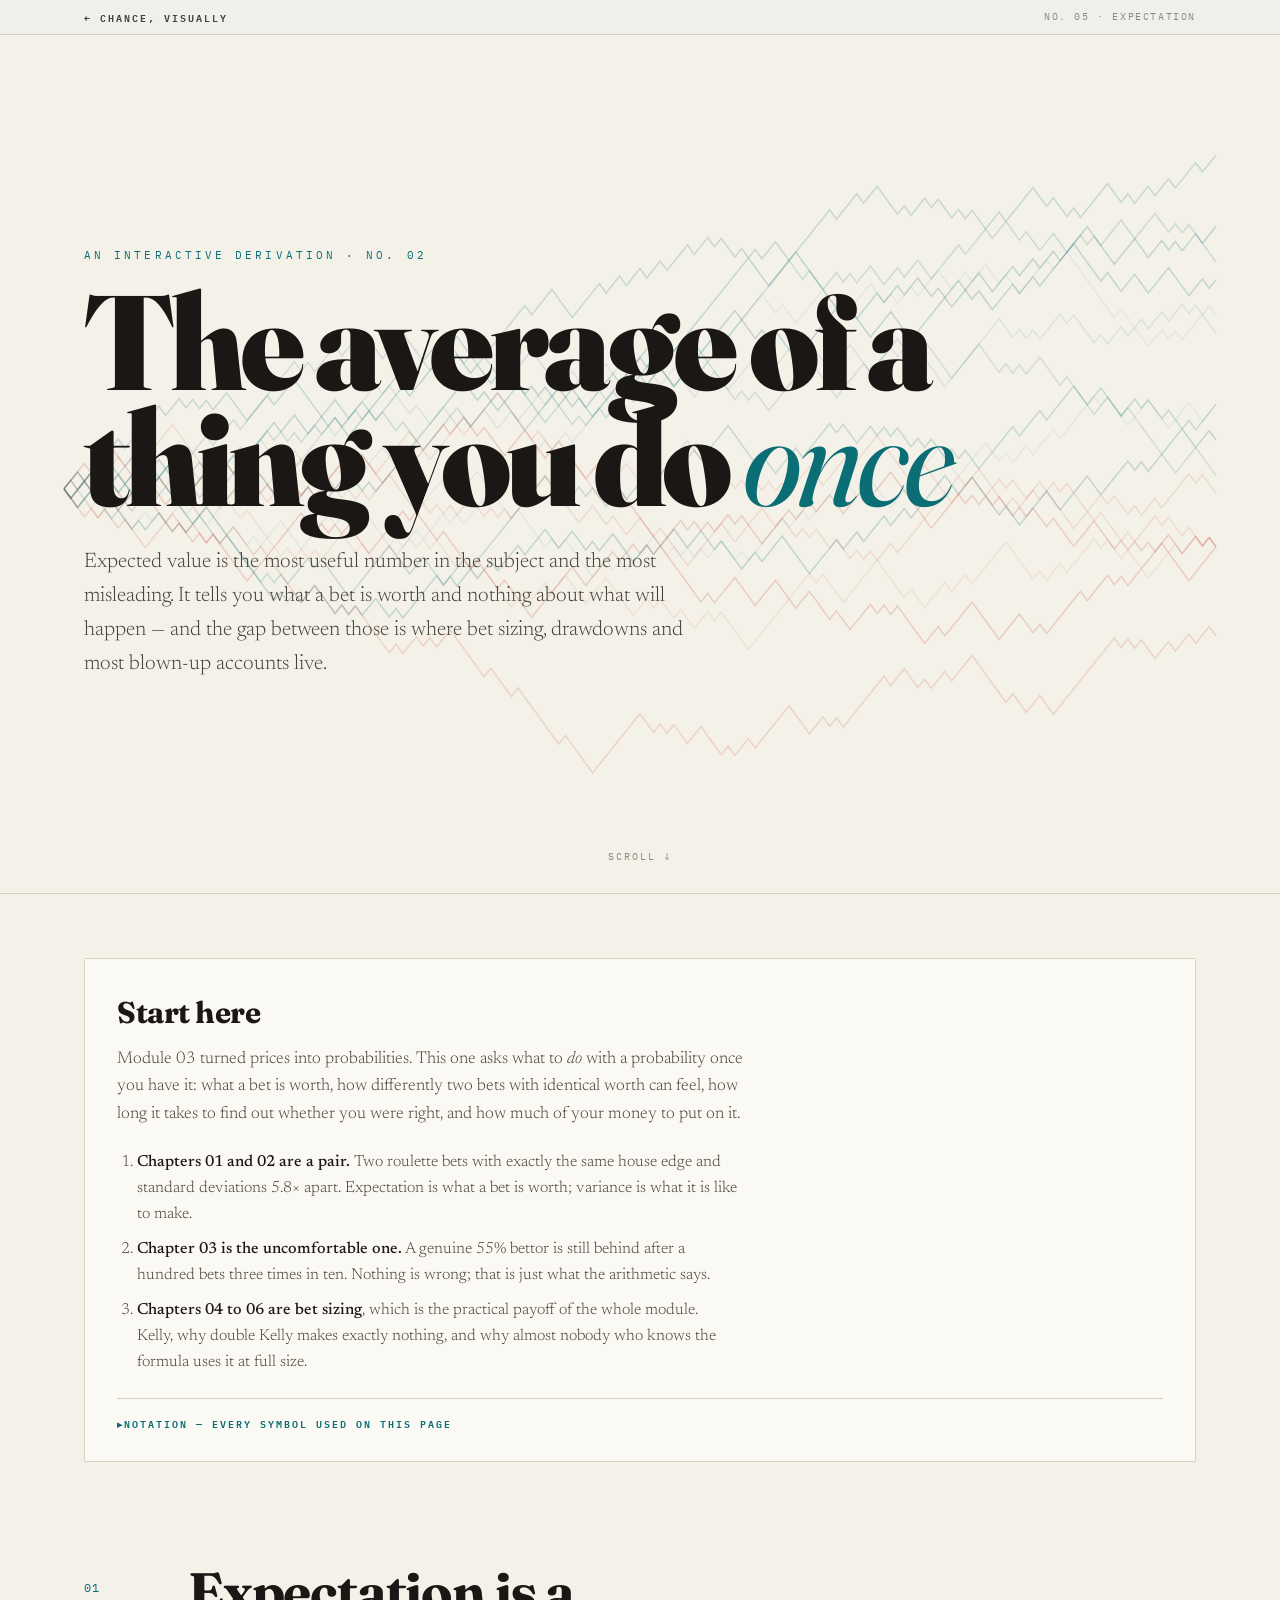
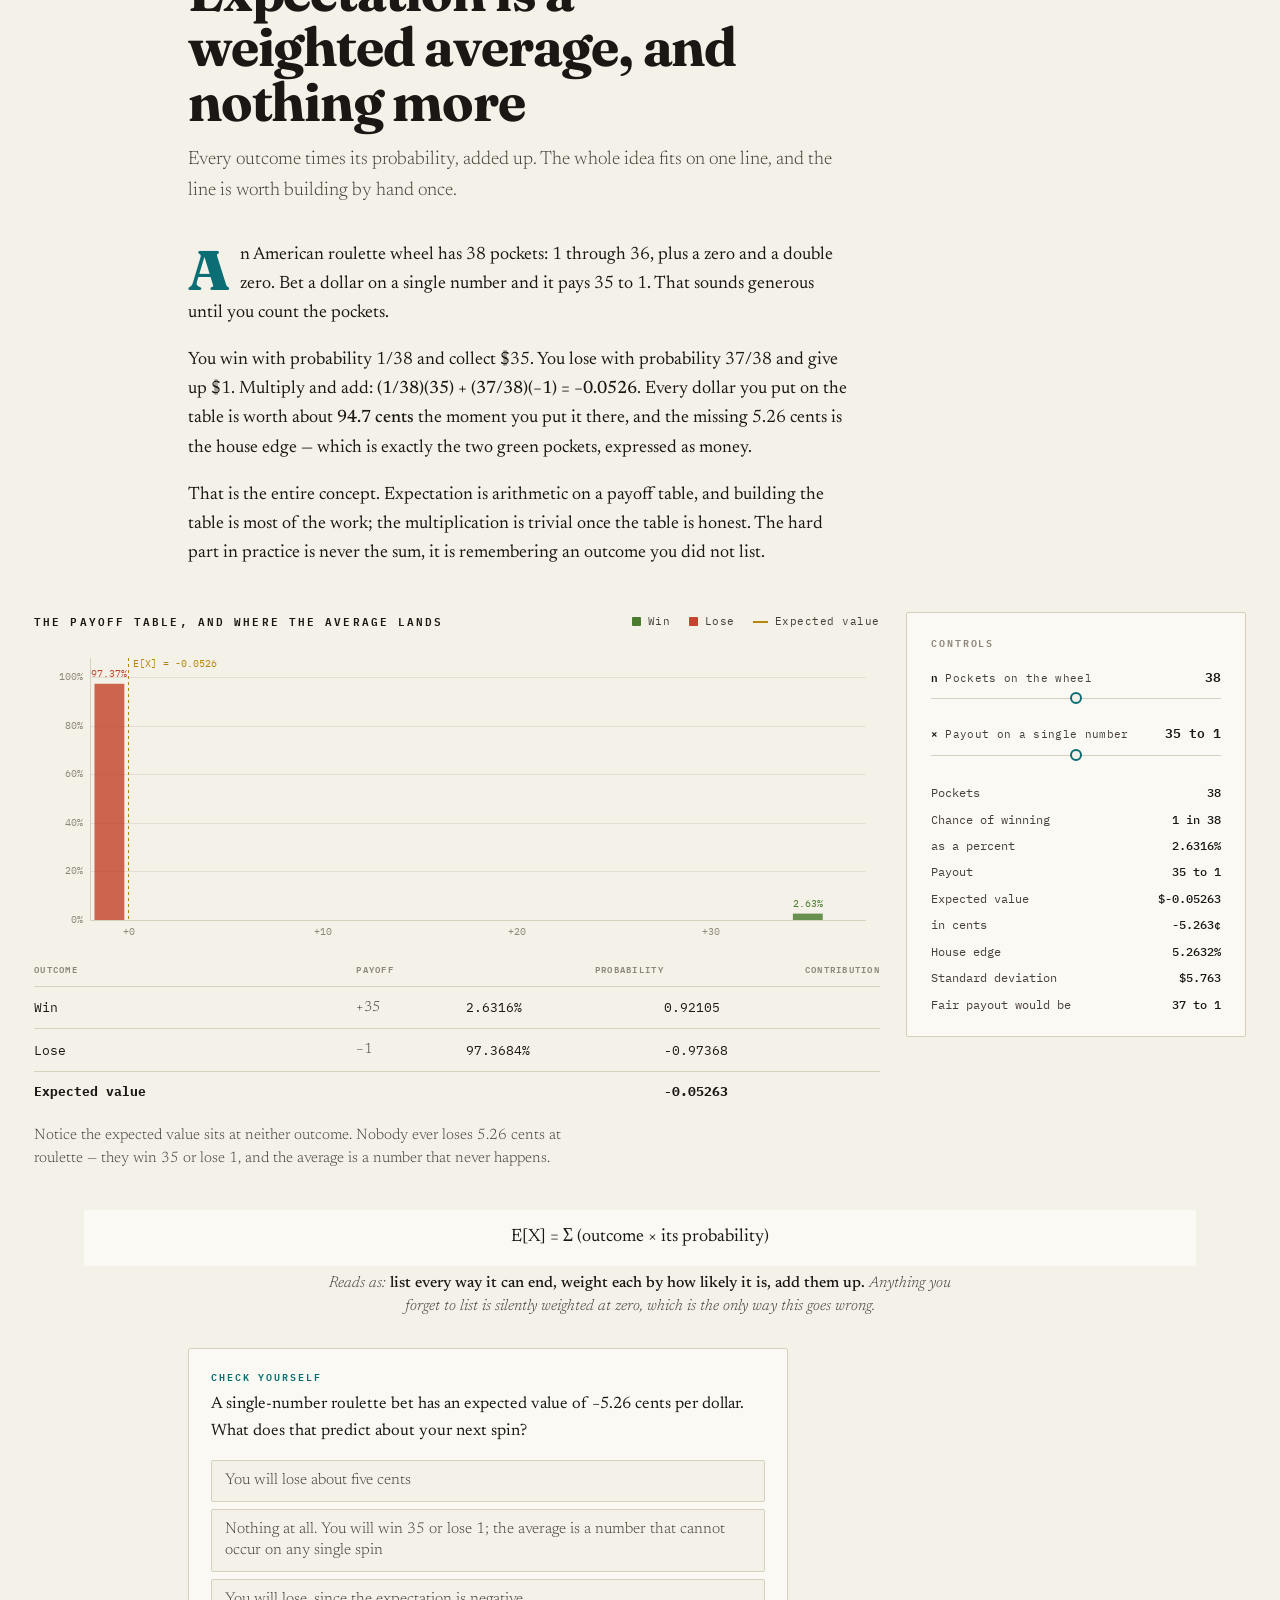
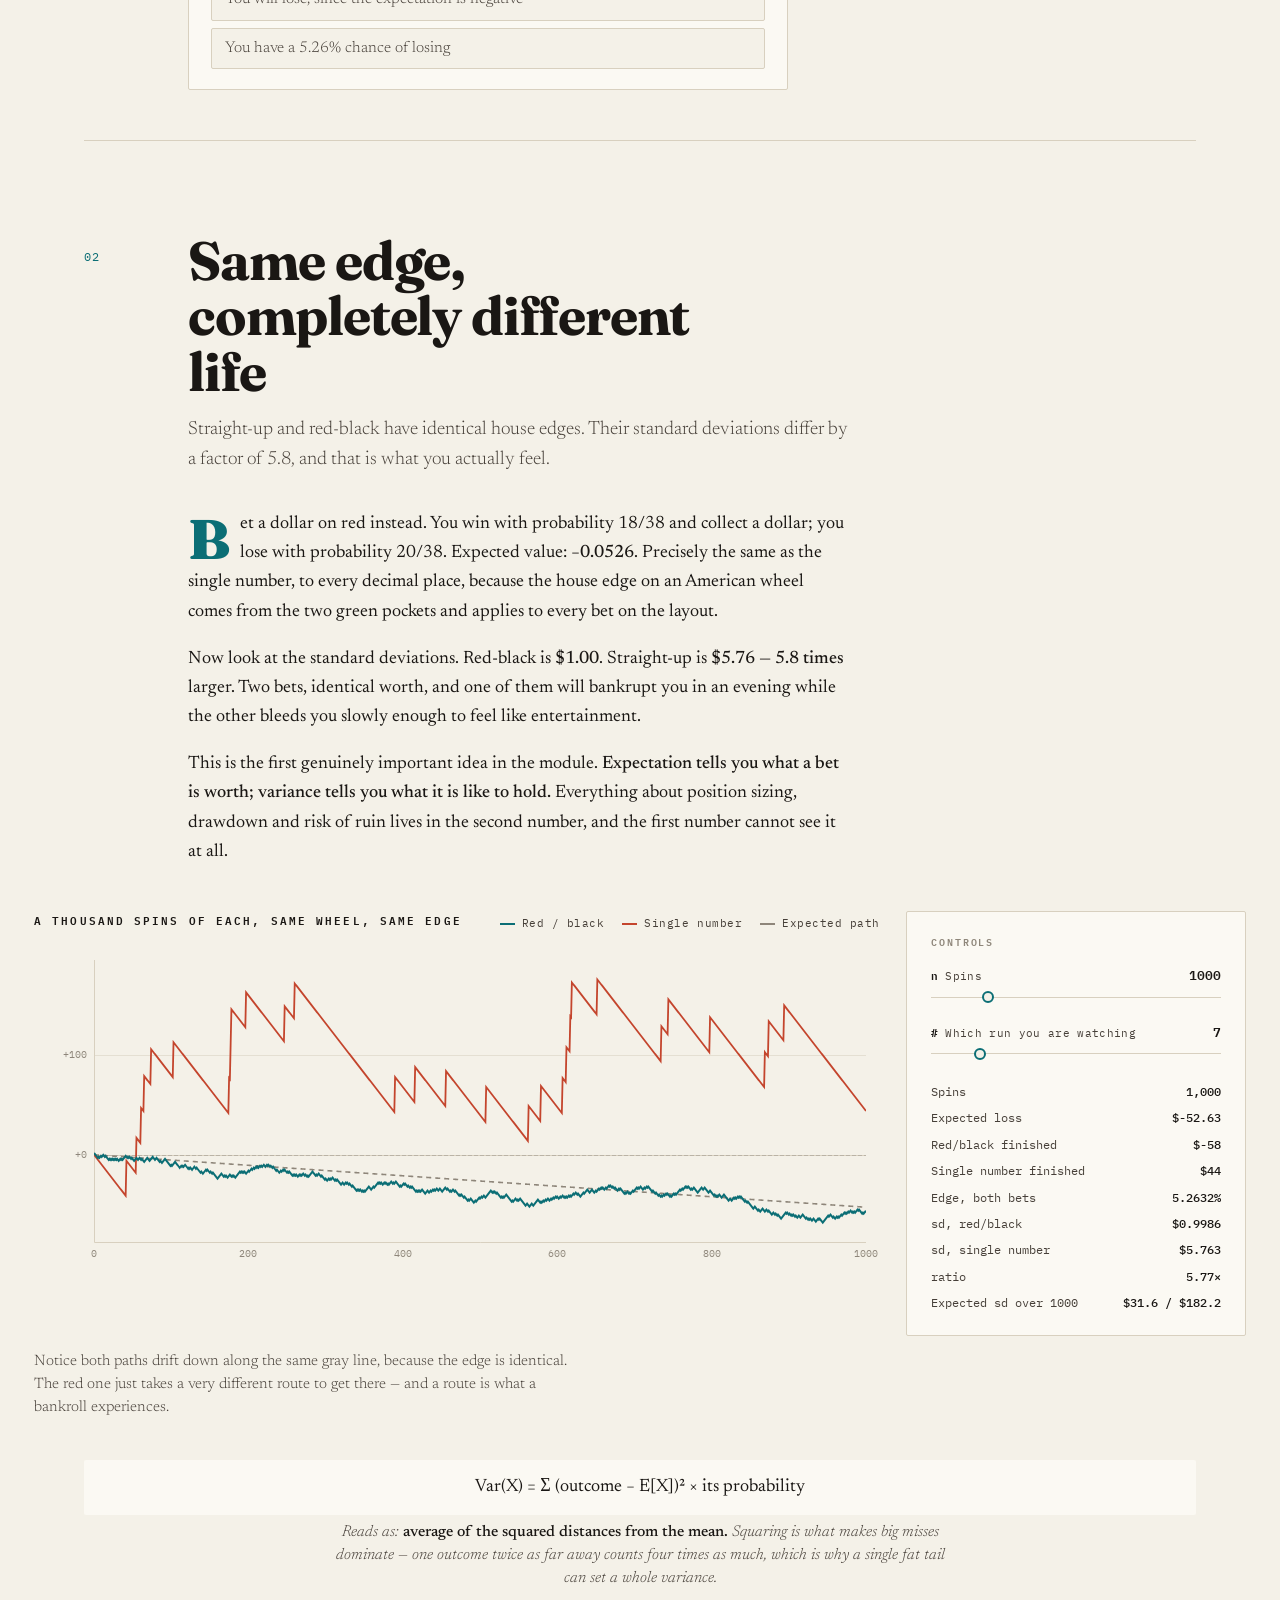
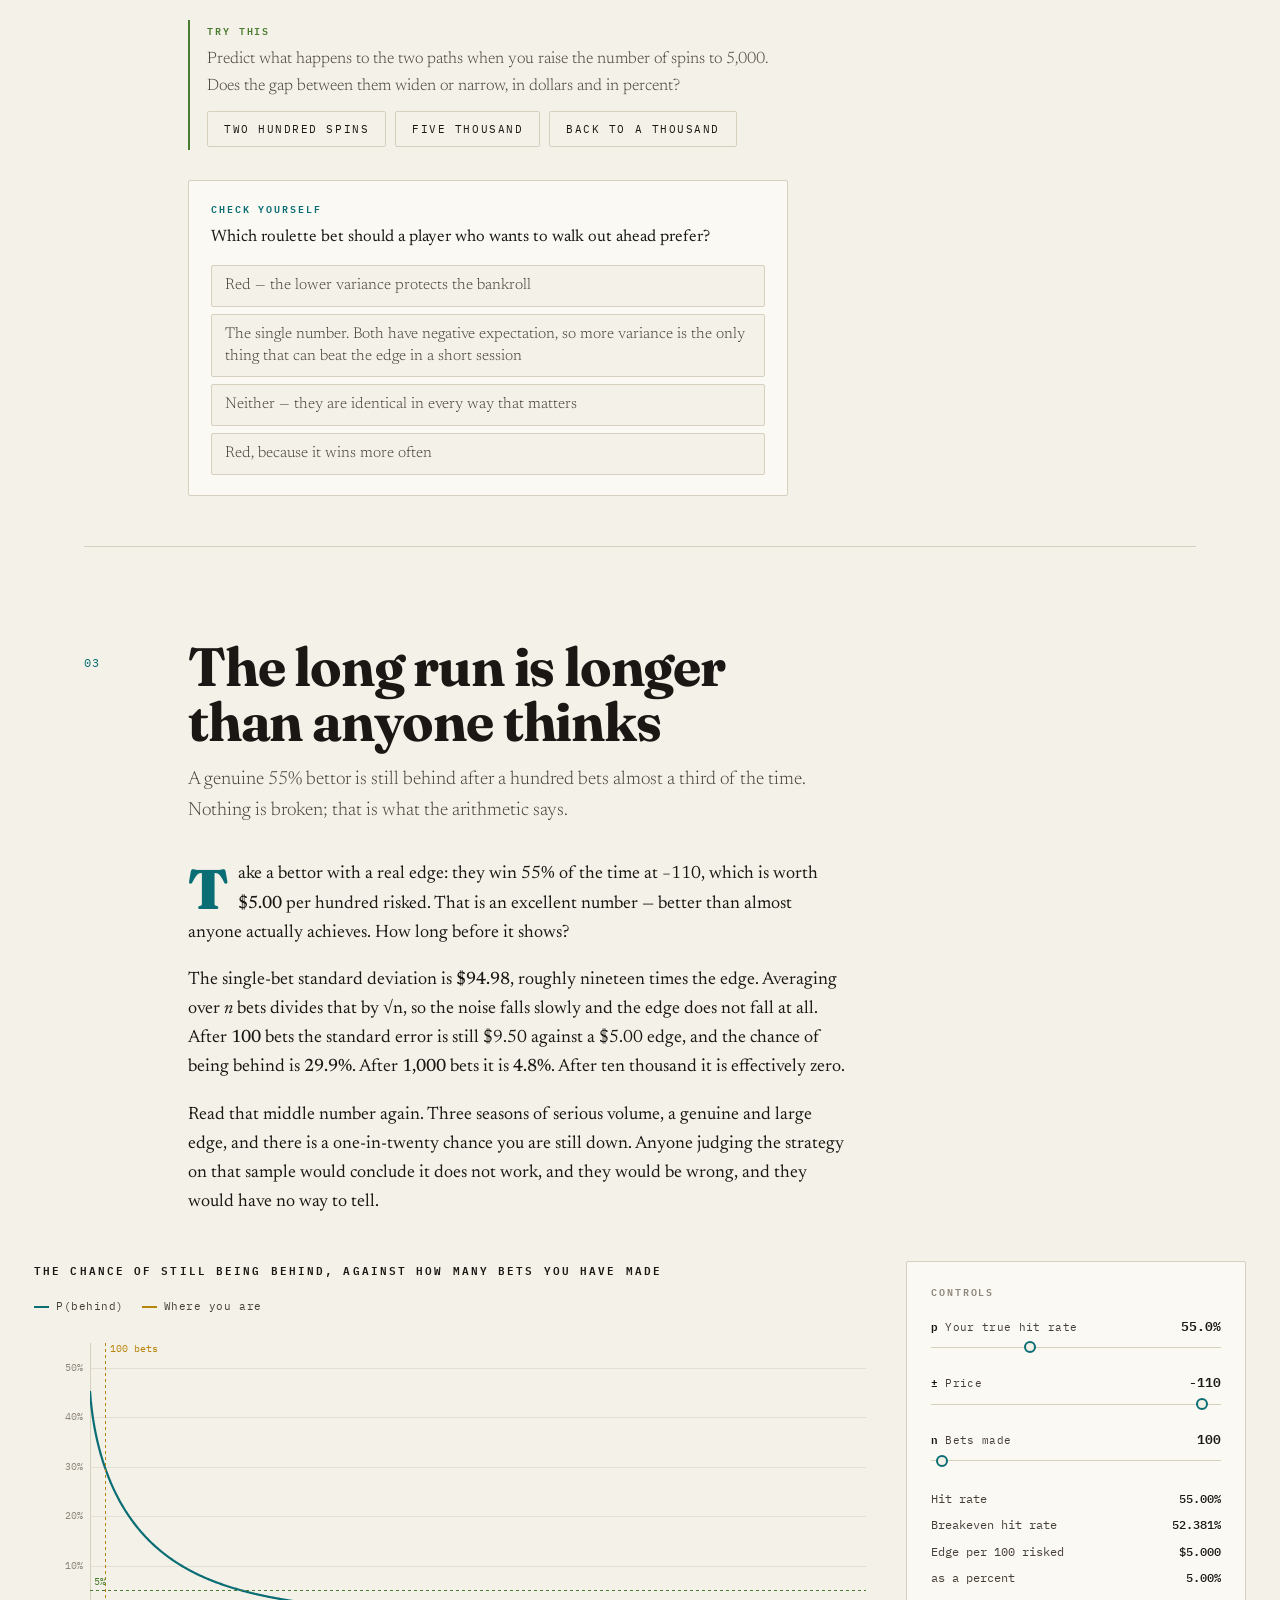
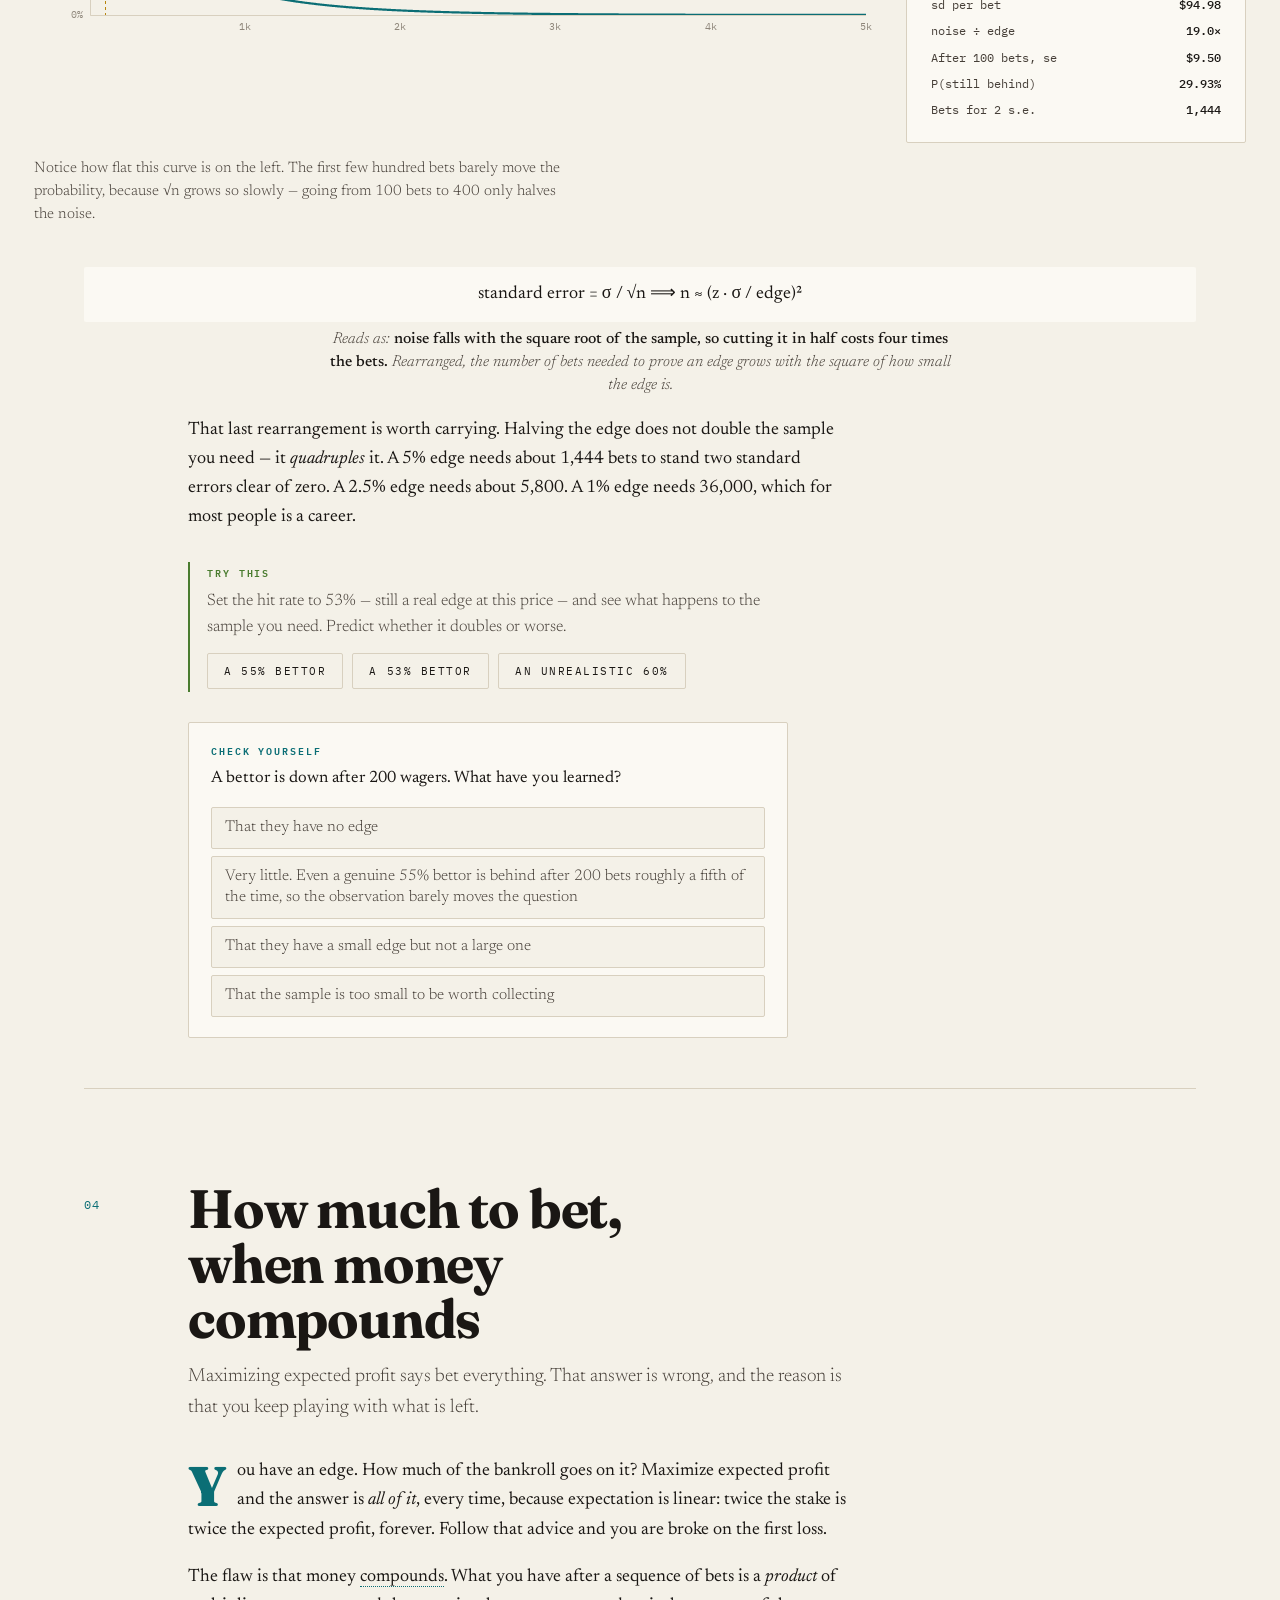
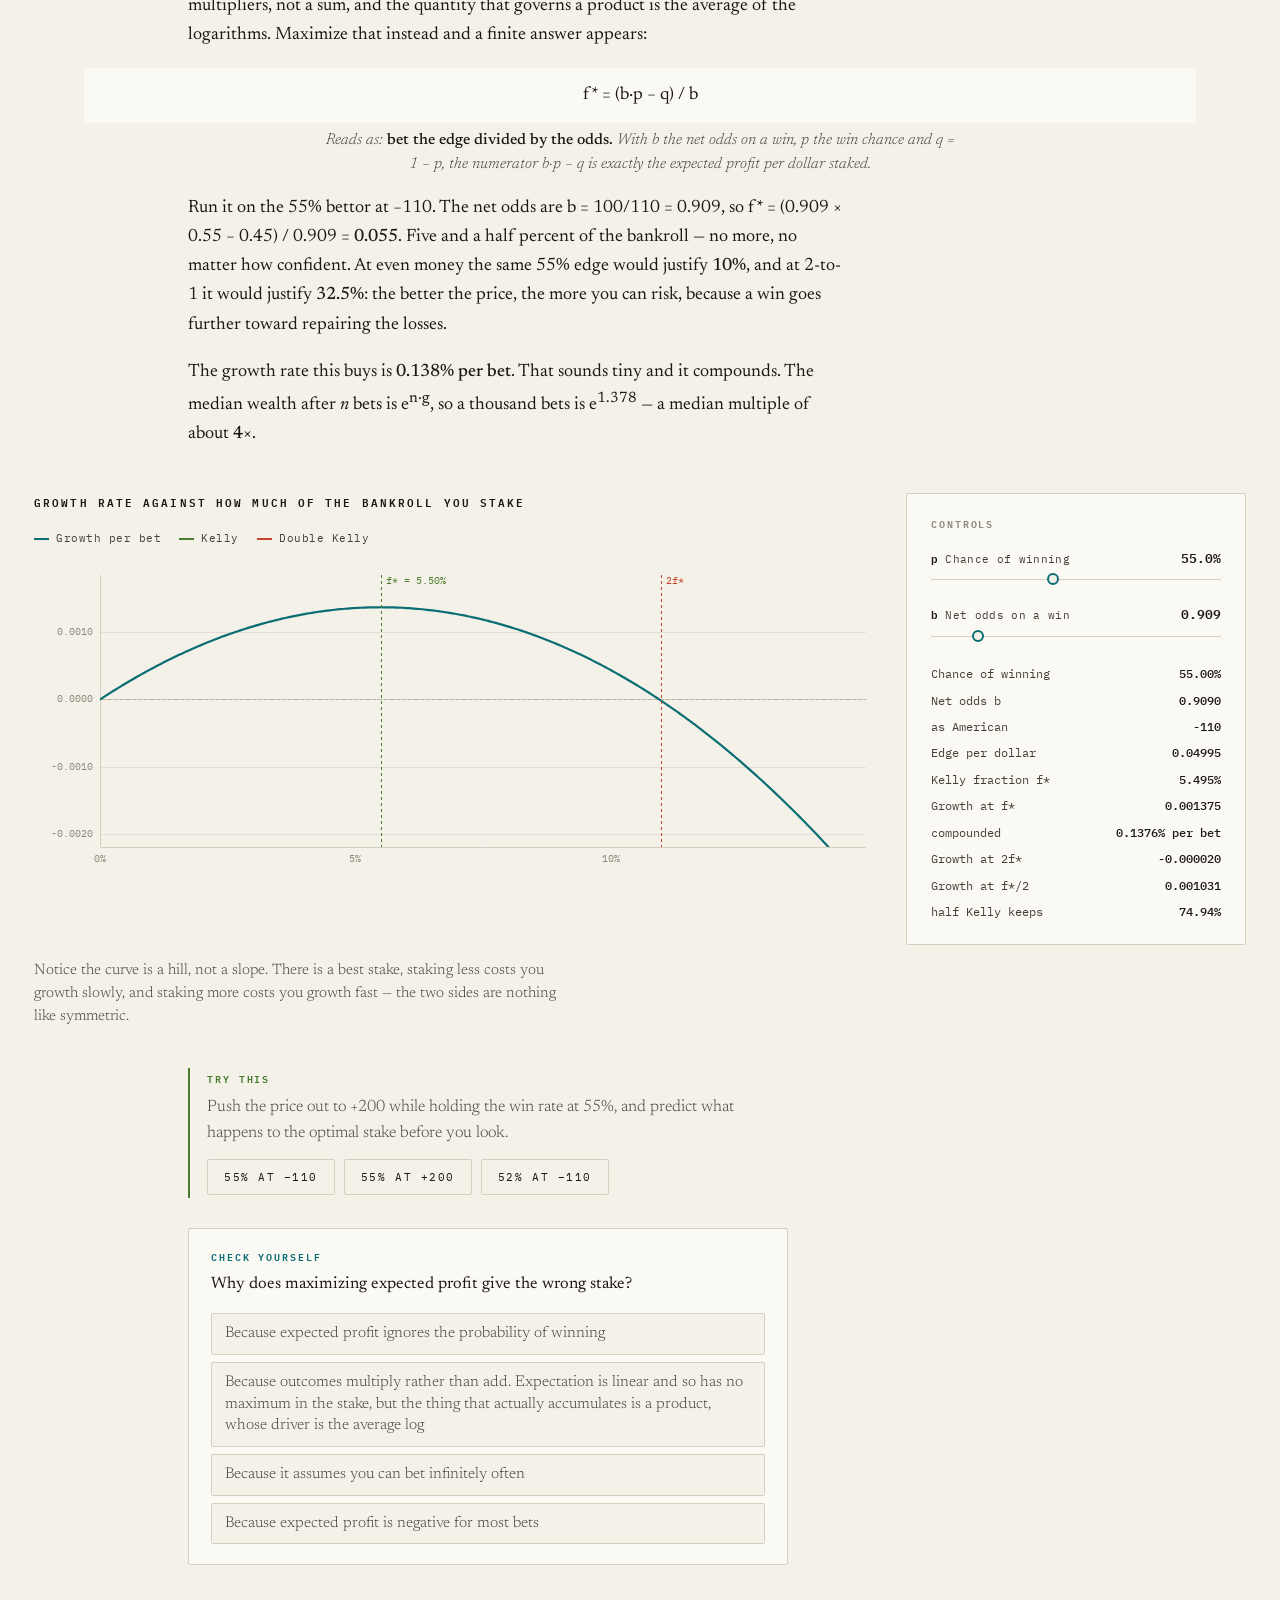
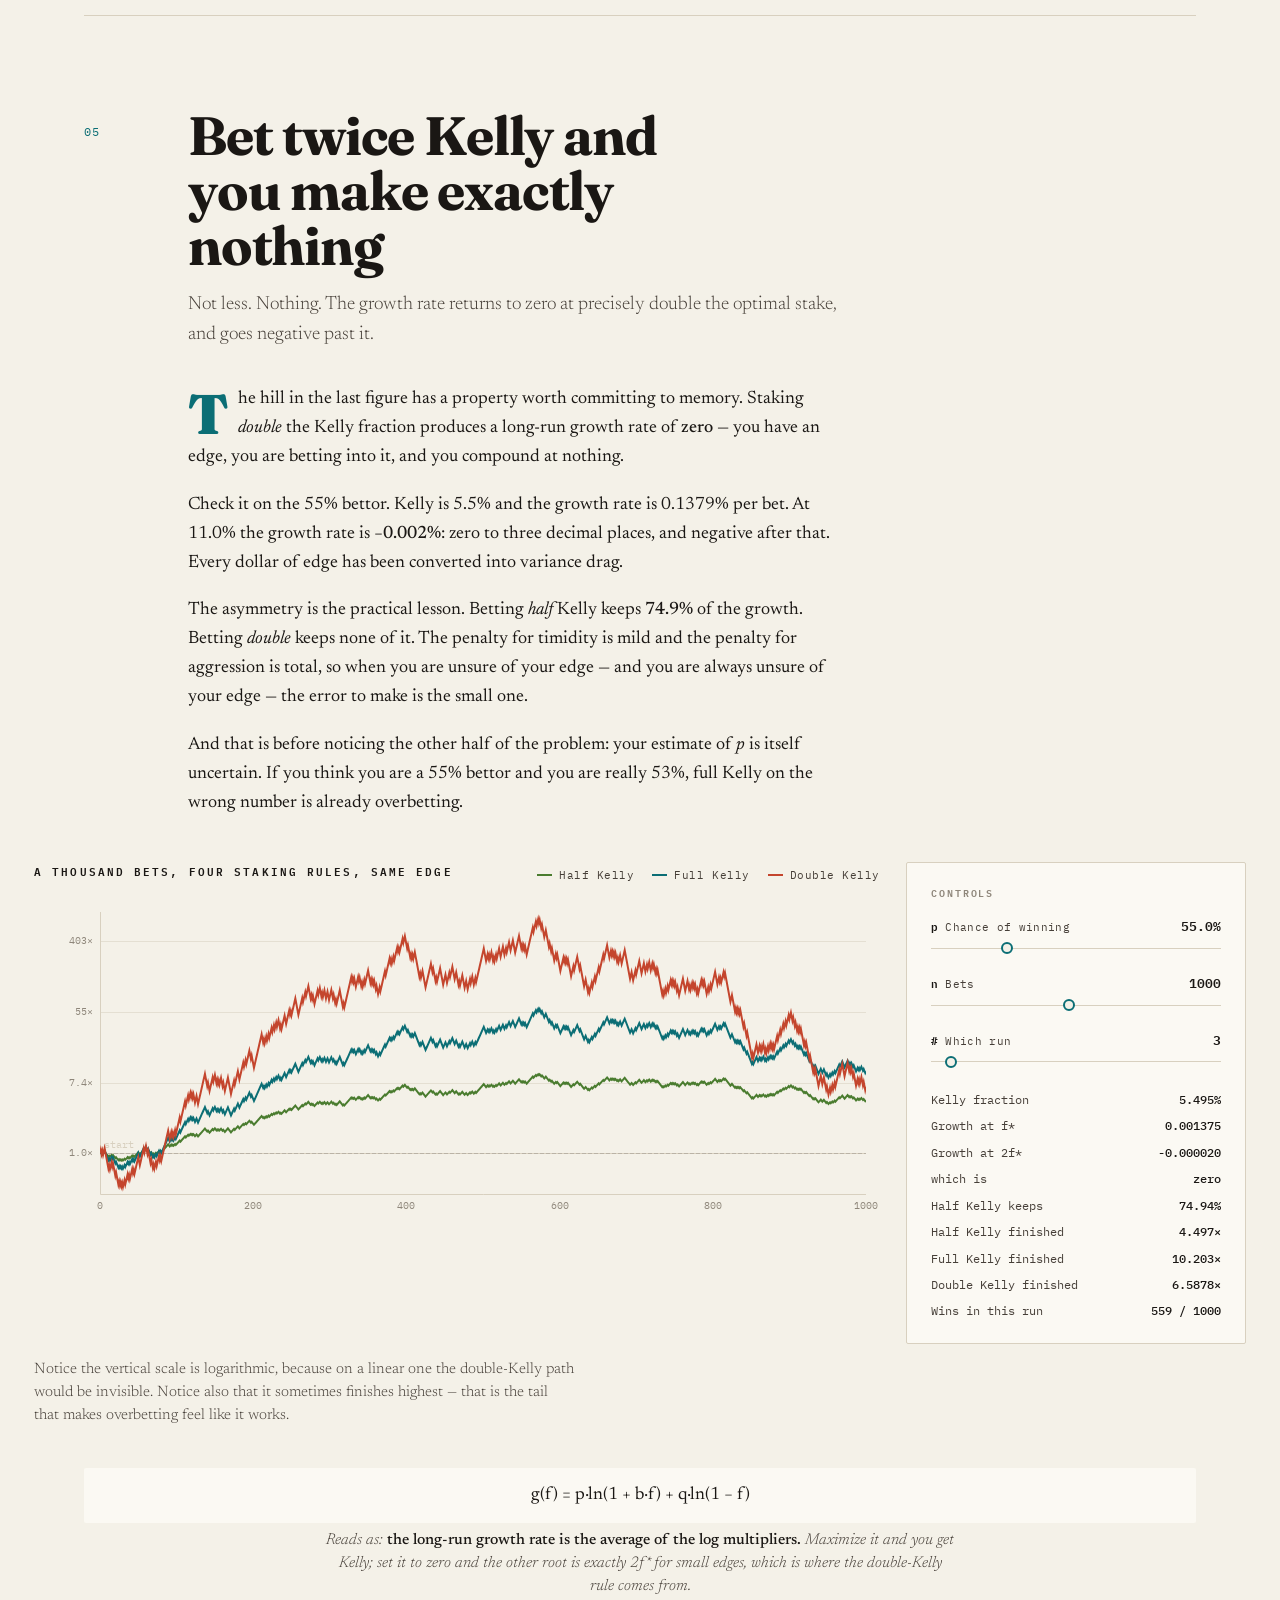
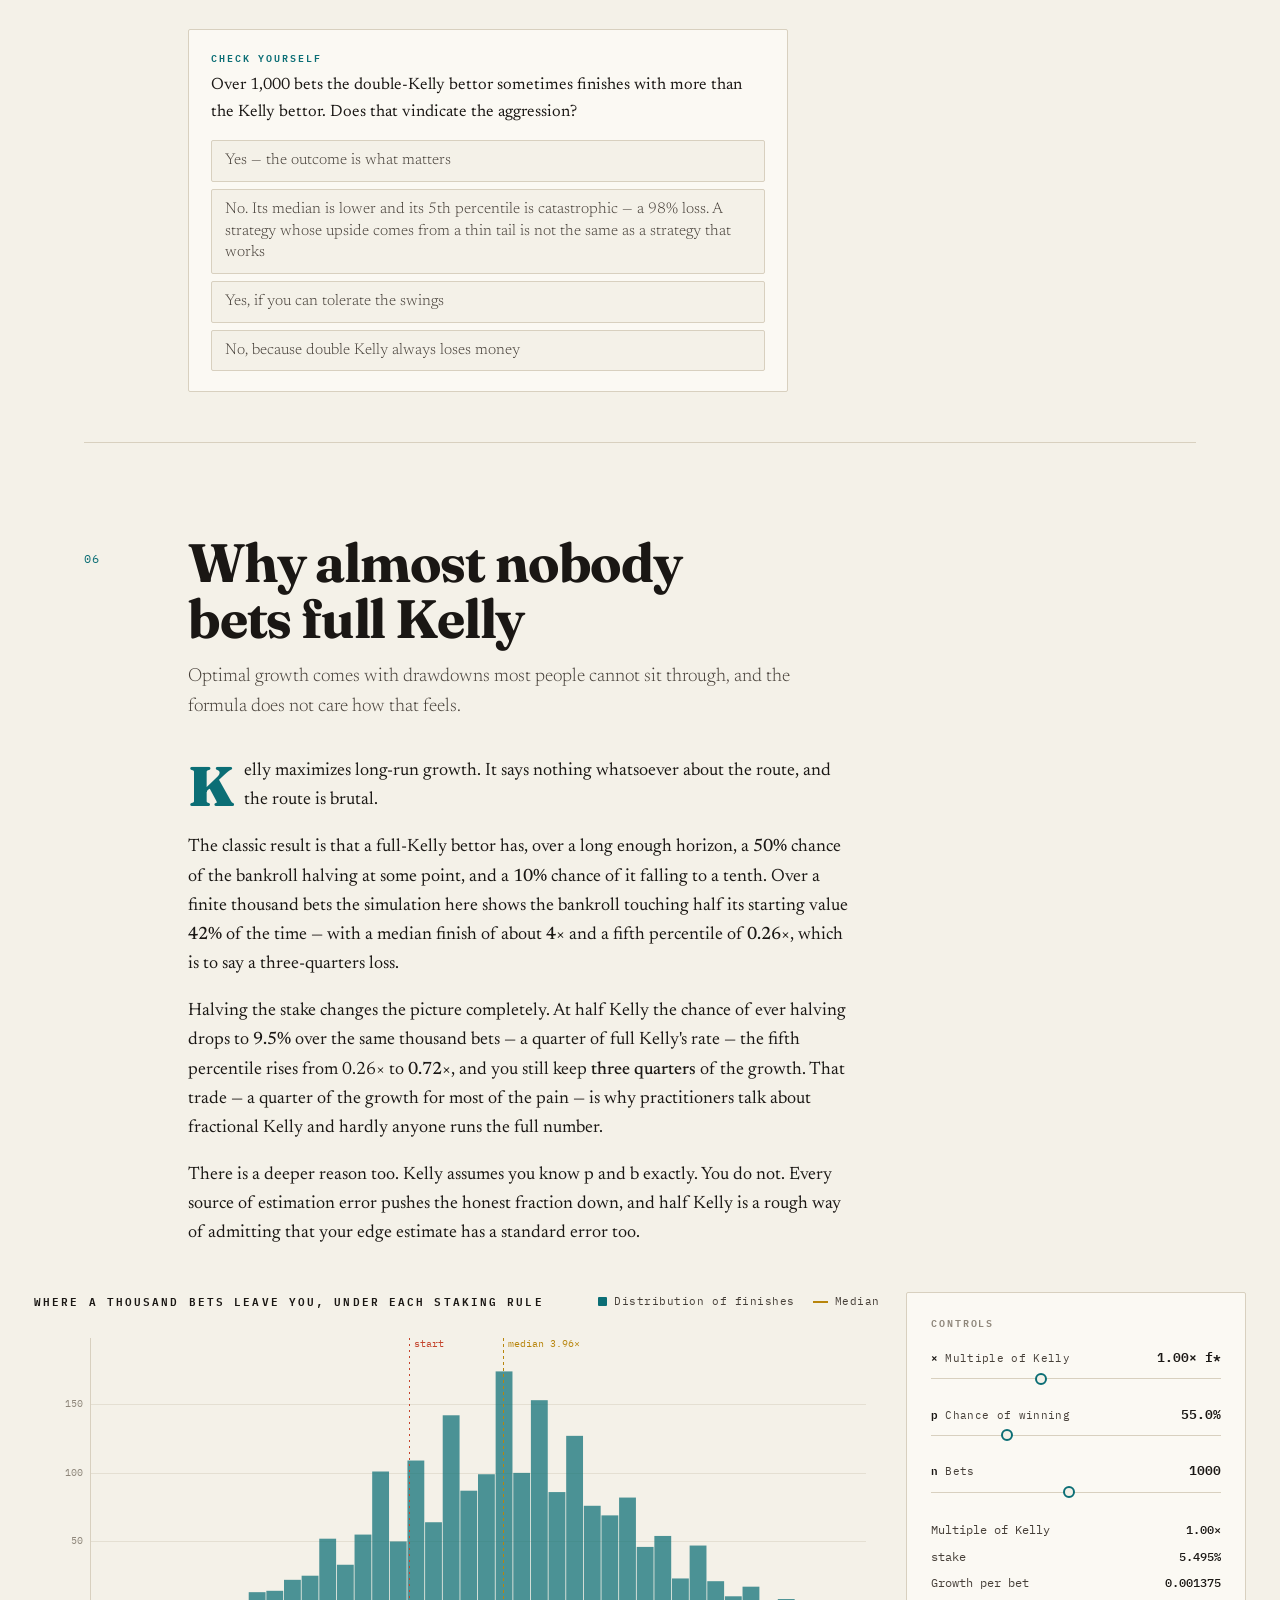
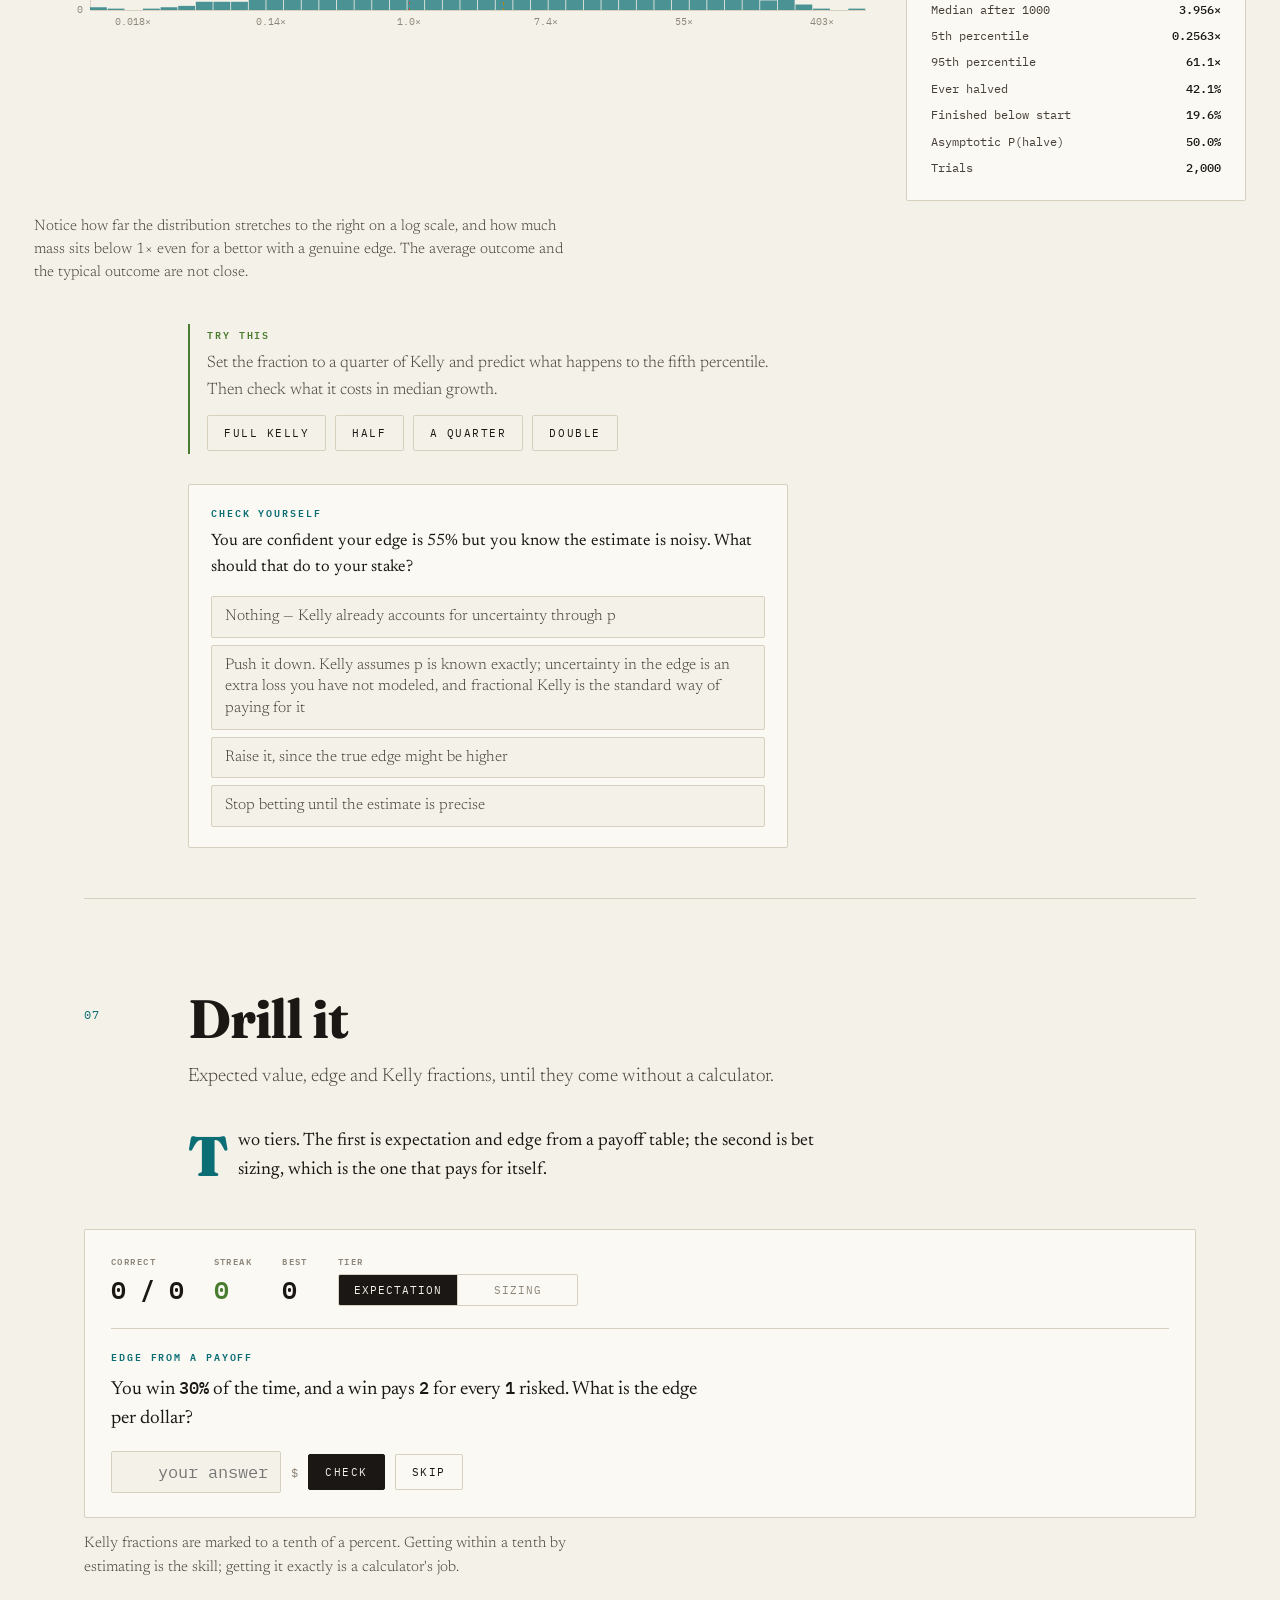
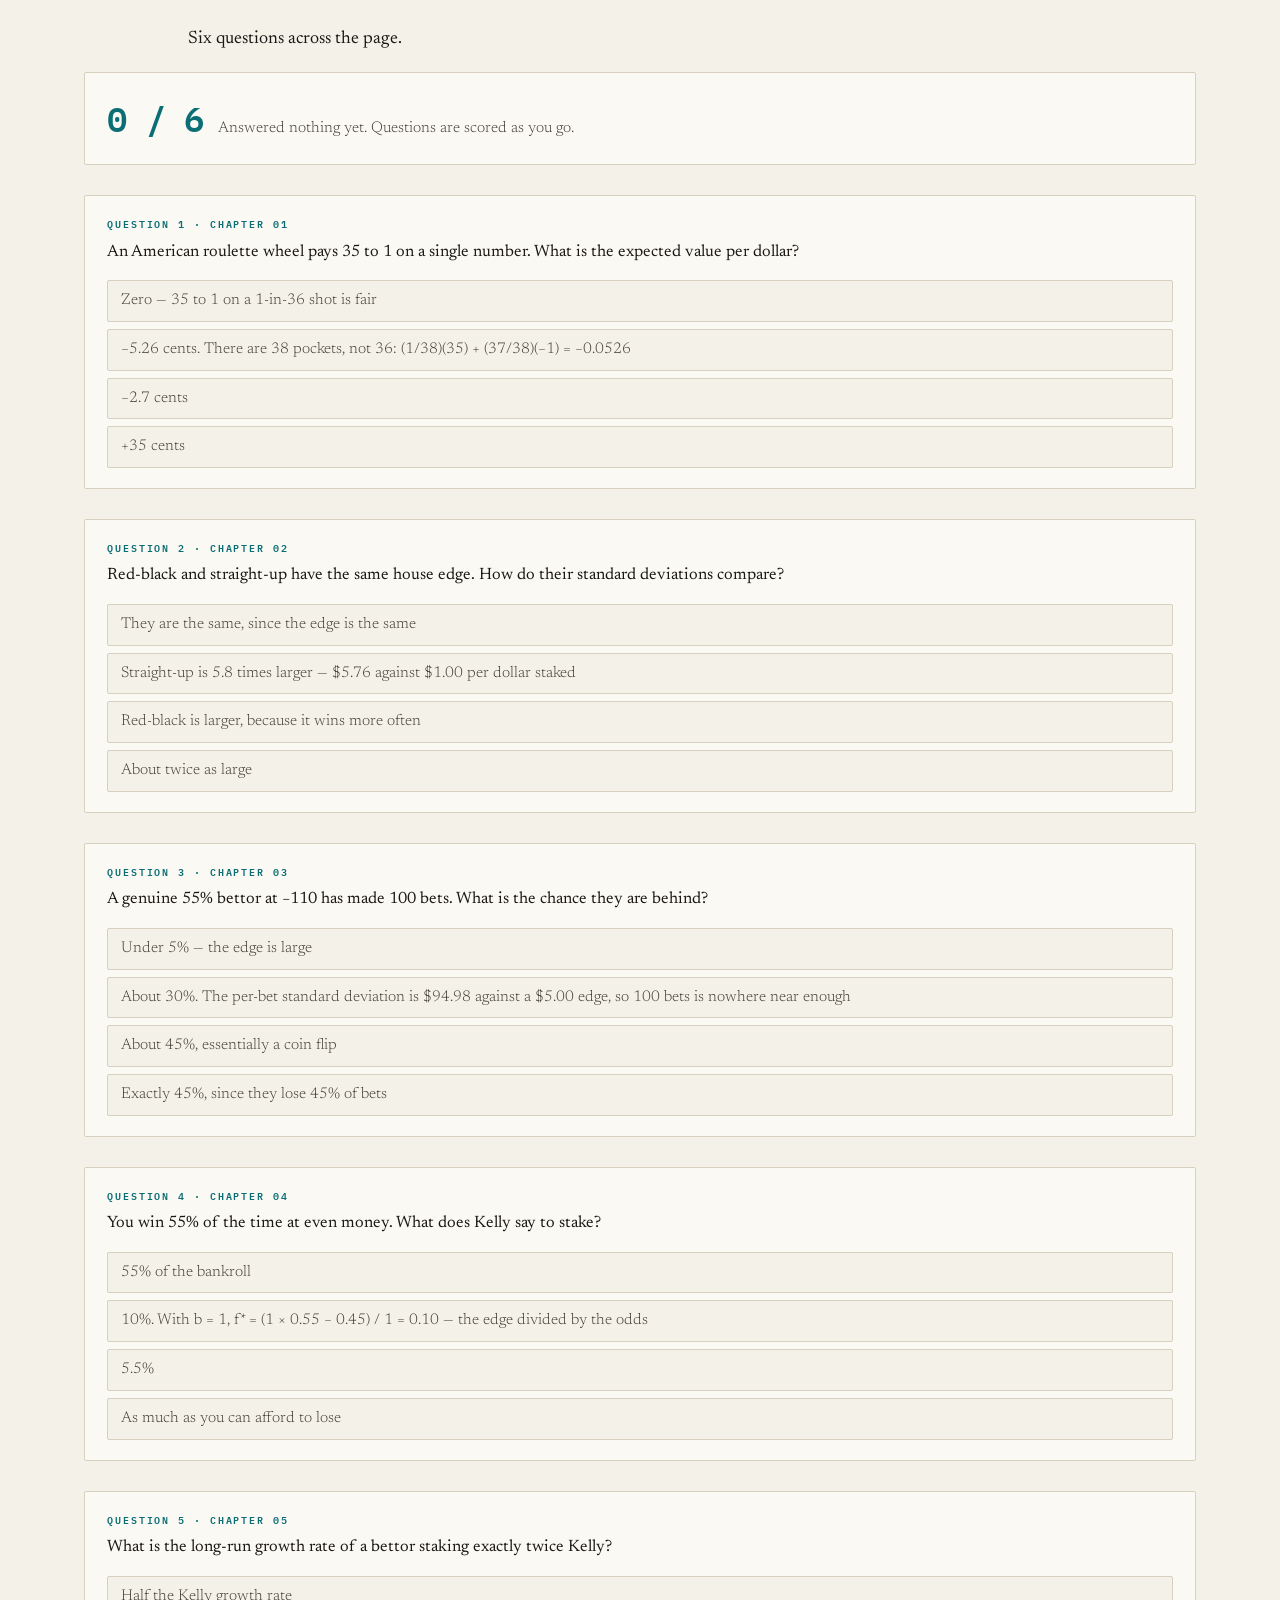
<file: docs/ev.html>
<!DOCTYPE html>
<html lang="en">
<head>
<meta charset="utf-8">
<meta name="viewport" content="width=device-width, initial-scale=1, viewport-fit=cover">
<meta name="color-scheme" content="light">
<meta name="theme-color" content="#F4F1E8">
<title>Expectation and Bet Sizing — Chance, visually</title>
<meta name="description" content="Expected value, variance, and how much to bet. Why two bets with identical house edges feel nothing alike, why a genuine 55% bettor is behind after a hundred wagers a third of the time, and why staking twice Kelly compounds at exactly zero.">
<meta property="og:type" content="article">
<meta property="og:title" content="Expectation and Bet Sizing — Chance, visually">
<meta property="og:description" content="Expected value, variance, and how much to bet. Why two bets with identical house edges feel nothing alike, why a genuine 55% bettor is behind after a hundred wagers a third of the time, and why staking twice Kelly compounds at exactly zero.">
<link rel="icon" href="data:image/svg+xml,<svg xmlns='http://www.w3.org/2000/svg' viewBox='0 0 32 32'><rect width='32' height='32' fill='%23F4F1E8'/><rect x='5' y='19' width='4' height='7' fill='%230B6E75'/><rect x='11' y='12' width='4' height='14' fill='%230B6E75'/><rect x='17' y='7' width='4' height='19' fill='%230B6E75'/><rect x='23' y='16' width='4' height='10' fill='%230B6E75'/></svg>">
<link rel="preconnect" href="https://fonts.googleapis.com">
<link rel="preconnect" href="https://fonts.gstatic.com" crossorigin>
<link href="https://fonts.googleapis.com/css2?family=Fraunces:opsz,wght@9..144,400;9..144,700;9..144,900&family=Newsreader:ital,opsz,wght@0,6..72,300;0,6..72,400;0,6..72,500;1,6..72,400&family=IBM+Plex+Mono:wght@400;500;600&display=swap" rel="stylesheet">
<link rel="stylesheet" href="assets/lab.css">
<link rel="stylesheet" href="assets/mobile.css">
<link rel="manifest" href="manifest.webmanifest">
<link rel="apple-touch-icon" href="icons/apple-touch-icon.png">
<meta name="apple-mobile-web-app-capable" content="yes">
<meta name="apple-mobile-web-app-status-bar-style" content="default">
<meta name="apple-mobile-web-app-title" content="Chance">
<meta name="mobile-web-app-capable" content="yes">
</head>
<body>
<header class="serieshead">
  <div class="in">
    <a class="home" href="index.html">← Chance, visually</a>
    <span class="num">No. 05 · Expectation</span>
  </div>
</header>

<div class="progress" id="prog"></div>
<nav class="chapnav" id="chapnav" aria-label="Chapters">
  <a href="#c1"><span>A weighted average</span><i></i></a>
  <a href="#c2"><span>Same edge, different life</span><i></i></a>
  <a href="#c3"><span>The long run is long</span><i></i></a>
  <a href="#c4"><span>How much to bet</span><i></i></a>
  <a href="#c5"><span>Overbetting</span><i></i></a>
  <a href="#c6"><span>Drawdown</span><i></i></a>
  <a href="#c7"><span>Drills</span><i></i></a>
</nav>

<div class="hero">
  <canvas id="heroCv" aria-hidden="true"></canvas>
  <div class="heroInner">
    <div class="eyebrow">An interactive derivation · No. 02</div>
    <h1>The average of a thing you do <em>once</em></h1>
    <p class="sub">Expected value is the most useful number in the subject and the most misleading. It tells you what a bet is worth and nothing about what will happen — and the gap between those is where bet sizing, drawdowns and most blown-up accounts live.</p>
  </div>
  <div class="scrollcue">Scroll ↓</div>
</div>

<main>

<div class="orient">
  <h2>Start here</h2>
  <p class="lede">Module 03 turned prices into probabilities. This one asks what to <em>do</em> with a probability once you have it: what a bet is worth, how differently two bets with identical worth can feel, how long it takes to find out whether you were right, and how much of your money to put on it.</p>
  <ol>
    <li><b>Chapters 01 and 02 are a pair.</b> Two roulette bets with exactly the same house edge and standard deviations 5.8× apart. Expectation is what a bet is worth; variance is what it is like to make.</li>
    <li><b>Chapter 03 is the uncomfortable one.</b> A genuine 55% bettor is still behind after a hundred bets three times in ten. Nothing is wrong; that is just what the arithmetic says.</li>
    <li><b>Chapters 04 to 06 are bet sizing</b>, which is the practical payoff of the whole module. Kelly, why double Kelly makes exactly nothing, and why almost nobody who knows the formula uses it at full size.</li>
  </ol>
  <details class="drop">
    <summary>Notation — every symbol used on this page</summary>
    <table class="ntab">
      <tr><td>E[X]</td><td>Expected value: every outcome multiplied by its probability, added up. What the bet is worth.</td></tr>
      <tr><td>Var, σ</td><td>Variance and its square root, the standard deviation. How far outcomes typically land from the average.</td></tr>
      <tr><td>Edge</td><td>Expected profit per dollar risked. A 5% edge means every dollar risked returns an average of five cents.</td></tr>
      <tr><td>b</td><td>Net odds received on a win — the profit per dollar staked. A bet at −110 has b = 100/110 = 0.909.</td></tr>
      <tr><td>p, q</td><td>The chance of winning and of losing, q = 1 − p.</td></tr>
      <tr><td>f*</td><td>The Kelly fraction: the share of the bankroll that maximizes long-run growth.</td></tr>
      <tr><td>Growth rate</td><td>E[ln(wealth multiplier)] per bet. The thing Kelly maximizes, and not the same as expected profit.</td></tr>
      <tr><td>Drawdown</td><td>How far the bankroll falls below its high-water mark. The number that decides whether a strategy is survivable.</td></tr>
    </table>
  </details>
</div>

<!-- ══════════ 01 ══════════ -->
<section class="chapter" id="c1">
  <div class="chead">
    <div class="cnum">01</div>
    <h2>Expectation is a weighted average, and nothing more</h2>
    <p class="dek">Every outcome times its probability, added up. The whole idea fits on one line, and the line is worth building by hand once.</p>
  </div>

  <div class="prose">
    <p class="lead">An American roulette wheel has 38 pockets: 1 through 36, plus a zero and a double zero. Bet a dollar on a single number and it pays 35 to 1. That sounds generous until you count the pockets.</p>
    <p>You win with probability 1/38 and collect $35. You lose with probability 37/38 and give up $1. Multiply and add: <b>(1/38)(35) + (37/38)(−1) = −0.0526</b>. Every dollar you put on the table is worth about <b>94.7 cents</b> the moment you put it there, and the missing 5.26 cents is the house edge — which is exactly the two green pockets, expressed as money.</p>
    <p>That is the entire concept. Expectation is arithmetic on a payoff table, and building the table is most of the work; the multiplication is trivial once the table is honest. The hard part in practice is never the sum, it is remembering an outcome you did not list.</p>
  </div>

  <figure class="bleed">
    <div class="split wide">
      <div>
        <div class="figtop">
          <h3>The payoff table, and where the average lands</h3>
          <span class="legend" style="margin:0">
            <span><i class="sw" style="background:var(--moss)"></i>Win</span>
            <span><i class="sw" style="background:var(--verm)"></i>Lose</span>
            <span><i class="swl" style="background:var(--ochre)"></i>Expected value</span>
          </span>
        </div>
        <canvas id="cv1" height="300"></canvas>
        <div class="tblwrap" style="margin-top:18px">
          <table class="rot" id="tab1"></table>
        </div>
      </div>
      <div class="rail panel">
        <h4>Controls</h4>
        <div id="ctl1"></div>
        <div class="kv" style="margin-top:20px" id="kv1"></div>
      </div>
    </div>
    <figcaption>Notice the expected value sits at neither outcome. Nobody ever loses 5.26 cents at roulette — they win 35 or lose 1, and the average is a number that never happens.</figcaption>
  </figure>

  <div class="mline">E[X] = Σ (outcome × its probability)</div>
  <p class="mread">Reads as: <b>list every way it can end, weight each by how likely it is, add them up.</b> Anything you forget to list is silently weighted at zero, which is the only way this goes wrong.</p>

  <div class="check">
    <span class="lab">Check yourself</span>
    <p class="q">A single-number roulette bet has an expected value of −5.26 cents per dollar. What does that predict about your next spin?</p>
    <div class="opts">
      <button>You will lose about five cents</button>
      <button data-ok="1">Nothing at all. You will win 35 or lose 1; the average is a number that cannot occur on any single spin</button>
      <button>You will lose, since the expectation is negative</button>
      <button>You have a 5.26% chance of losing</button>
    </div>
    <div class="ans"><b>It predicts nothing about one spin, which is exactly why it is useful.</b> Expected value is a statement about the aggregate of many repetitions, and single outcomes are the only thing anyone experiences. Holding both ideas at once — the bet is worth −5.26 cents, and the next spin will be +35 or −1 — is the whole skill, and the rest of this page is what goes wrong when people hold only one.</div>
  </div>
</section>

<!-- ══════════ 02 ══════════ -->
<section class="chapter" id="c2">
  <div class="chead">
    <div class="cnum">02</div>
    <h2>Same edge, completely different life</h2>
    <p class="dek">Straight-up and red-black have identical house edges. Their standard deviations differ by a factor of 5.8, and that is what you actually feel.</p>
  </div>

  <div class="prose">
    <p class="lead">Bet a dollar on red instead. You win with probability 18/38 and collect a dollar; you lose with probability 20/38. Expected value: <b>−0.0526</b>. Precisely the same as the single number, to every decimal place, because the house edge on an American wheel comes from the two green pockets and applies to every bet on the layout.</p>
    <p>Now look at the standard deviations. Red-black is <b>$1.00</b>. Straight-up is <b>$5.76</b> — <b>5.8 times</b> larger. Two bets, identical worth, and one of them will bankrupt you in an evening while the other bleeds you slowly enough to feel like entertainment.</p>
    <p>This is the first genuinely important idea in the module. <b>Expectation tells you what a bet is worth; variance tells you what it is like to hold.</b> Everything about position sizing, drawdown and risk of ruin lives in the second number, and the first number cannot see it at all.</p>
  </div>

  <figure class="bleed">
    <div class="split wide">
      <div>
        <div class="figtop">
          <h3>A thousand spins of each, same wheel, same edge</h3>
          <span class="legend" style="margin:0">
            <span><i class="swl" style="background:var(--blue)"></i>Red / black</span>
            <span><i class="swl" style="background:var(--verm)"></i>Single number</span>
            <span><i class="swl" style="background:var(--grey)"></i>Expected path</span>
          </span>
        </div>
        <canvas id="cv2" height="320"></canvas>
      </div>
      <div class="rail panel">
        <h4>Controls</h4>
        <div id="ctl2"></div>
        <div class="kv" style="margin-top:20px" id="kv2"></div>
      </div>
    </div>
    <figcaption>Notice both paths drift down along the same gray line, because the edge is identical. The red one just takes a very different route to get there — and a route is what a bankroll experiences.</figcaption>
  </figure>

  <div class="mline">Var(X) = Σ (outcome − E[X])² × its probability</div>
  <p class="mread">Reads as: <b>average of the squared distances from the mean.</b> Squaring is what makes big misses dominate — one outcome twice as far away counts four times as much, which is why a single fat tail can set a whole variance.</p>

  <div class="try">
    <span class="lab">Try this</span>
    <p>Predict what happens to the two paths when you raise the number of spins to 5,000. Does the gap between them widen or narrow, in dollars and in percent?</p>
    <div class="btnrow">
      <button class="act ghost" data-preset="c2" data-patch='{"n":200}' data-focus="cv2">Two hundred spins</button>
      <button class="act ghost" data-preset="c2" data-patch='{"n":5000}' data-focus="cv2">Five thousand</button>
      <button class="act ghost" data-preset="c2" data-patch='{"n":1000}' data-focus="cv2">Back to a thousand</button>
    </div>
  </div>

  <div class="check">
    <span class="lab">Check yourself</span>
    <p class="q">Which roulette bet should a player who wants to walk out ahead prefer?</p>
    <div class="opts">
      <button>Red — the lower variance protects the bankroll</button>
      <button data-ok="1">The single number. Both have negative expectation, so more variance is the only thing that can beat the edge in a short session</button>
      <button>Neither — they are identical in every way that matters</button>
      <button>Red, because it wins more often</button>
    </div>
    <div class="ans"><b>The high-variance bet, and the logic inverts once the edge does.</b> With a negative edge, time is the enemy and noise is the only friend — the way to walk out ahead is one big swing before the average catches up. With a <em>positive</em> edge everything reverses: you want as many small bets as possible, because then the average is working for you and noise is the only thing that can beat you. Which is why casinos love high-variance bettors and professional bettors love volume.</div>
  </div>
</section>

<!-- ══════════ 03 ══════════ -->
<section class="chapter" id="c3">
  <div class="chead">
    <div class="cnum">03</div>
    <h2>The long run is longer than anyone thinks</h2>
    <p class="dek">A genuine 55% bettor is still behind after a hundred bets almost a third of the time. Nothing is broken; that is what the arithmetic says.</p>
  </div>

  <div class="prose">
    <p class="lead">Take a bettor with a real edge: they win 55% of the time at −110, which is worth <b>$5.00</b> per hundred risked. That is an excellent number — better than almost anyone actually achieves. How long before it shows?</p>
    <p>The single-bet standard deviation is <b>$94.98</b>, roughly nineteen times the edge. Averaging over <em>n</em> bets divides that by √n, so the noise falls slowly and the edge does not fall at all. After <b>100</b> bets the standard error is still $9.50 against a $5.00 edge, and the chance of being behind is <b>29.9%</b>. After <b>1,000</b> bets it is <b>4.8%</b>. After ten thousand it is effectively zero.</p>
    <p>Read that middle number again. Three seasons of serious volume, a genuine and large edge, and there is a one-in-twenty chance you are still down. Anyone judging the strategy on that sample would conclude it does not work, and they would be wrong, and they would have no way to tell.</p>
  </div>

  <figure class="bleed">
    <div class="split wide">
      <div>
        <div class="figtop">
          <h3>The chance of still being behind, against how many bets you have made</h3>
          <span class="legend" style="margin:0">
            <span><i class="swl" style="background:var(--blue)"></i>P(behind)</span>
            <span><i class="swl" style="background:var(--ochre)"></i>Where you are</span>
          </span>
        </div>
        <canvas id="cv3" height="310"></canvas>
      </div>
      <div class="rail panel">
        <h4>Controls</h4>
        <div id="ctl3"></div>
        <div class="kv" style="margin-top:20px" id="kv3"></div>
      </div>
    </div>
    <figcaption>Notice how flat this curve is on the left. The first few hundred bets barely move the probability, because √n grows so slowly — going from 100 bets to 400 only halves the noise.</figcaption>
  </figure>

  <div class="mline">standard error = σ / √n     ⟹     n ≈ (z · σ / edge)²</div>
  <p class="mread">Reads as: <b>noise falls with the square root of the sample, so cutting it in half costs four times the bets.</b> Rearranged, the number of bets needed to prove an edge grows with the <em>square</em> of how small the edge is.</p>

  <div class="prose">
    <p>That last rearrangement is worth carrying. Halving the edge does not double the sample you need — it <em>quadruples</em> it. A 5% edge needs about 1,444 bets to stand two standard errors clear of zero. A 2.5% edge needs about 5,800. A 1% edge needs 36,000, which for most people is a career.</p>
  </div>

  <div class="try">
    <span class="lab">Try this</span>
    <p>Set the hit rate to 53% — still a real edge at this price — and see what happens to the sample you need. Predict whether it doubles or worse.</p>
    <div class="btnrow">
      <button class="act ghost" data-preset="c3" data-patch='{"p":0.55}' data-focus="cv3">A 55% bettor</button>
      <button class="act ghost" data-preset="c3" data-patch='{"p":0.53}' data-focus="cv3">A 53% bettor</button>
      <button class="act ghost" data-preset="c3" data-patch='{"p":0.60}' data-focus="cv3">An unrealistic 60%</button>
    </div>
  </div>

  <div class="check">
    <span class="lab">Check yourself</span>
    <p class="q">A bettor is down after 200 wagers. What have you learned?</p>
    <div class="opts">
      <button>That they have no edge</button>
      <button data-ok="1">Very little. Even a genuine 55% bettor is behind after 200 bets roughly a fifth of the time, so the observation barely moves the question</button>
      <button>That they have a small edge but not a large one</button>
      <button>That the sample is too small to be worth collecting</button>
    </div>
    <div class="ans"><b>Almost nothing, and the fourth answer is the interesting wrong one.</b> The sample is absolutely worth collecting — it just has to be combined with a prior rather than read on its own, which is <a href="bayes.html">module 10</a>. Two hundred bets is real evidence; it is simply much weaker evidence than it feels, and the feeling is the problem.</div>
  </div>
</section>

<!-- ══════════ 04 ══════════ -->
<section class="chapter" id="c4">
  <div class="chead">
    <div class="cnum">04</div>
    <h2>How much to bet, when money compounds</h2>
    <p class="dek">Maximizing expected profit says bet everything. That answer is wrong, and the reason is that you keep playing with what is left.</p>
  </div>

  <div class="prose">
    <p class="lead">You have an edge. How much of the bankroll goes on it? Maximize expected profit and the answer is <em>all of it</em>, every time, because expectation is linear: twice the stake is twice the expected profit, forever. Follow that advice and you are broke on the first loss.</p>
    <p>The flaw is that money <span class="term" data-t="Compounding" data-def="Each result multiplies the bankroll rather than adding to it, so the order of wins and losses stops mattering but their product does not. A 50% loss followed by a 50% gain leaves you at 0.75, not 1.">compounds</span>. What you have after a sequence of bets is a <em>product</em> of multipliers, not a sum, and the quantity that governs a product is the average of the logarithms. Maximize that instead and a finite answer appears:</p>
  </div>

  <div class="mline">f* = (b·p − q) / b</div>
  <p class="mread">Reads as: <b>bet the edge divided by the odds.</b> With b the net odds on a win, p the win chance and q = 1 − p, the numerator b·p − q is exactly the expected profit per dollar staked.</p>

  <div class="prose">
    <p>Run it on the 55% bettor at −110. The net odds are b = 100/110 = 0.909, so f* = (0.909 × 0.55 − 0.45) / 0.909 = <b>0.055</b>. Five and a half percent of the bankroll — no more, no matter how confident. At even money the same 55% edge would justify <b>10%</b>, and at 2-to-1 it would justify <b>32.5%</b>: the better the price, the more you can risk, because a win goes further toward repairing the losses.</p>
    <p>The growth rate this buys is <b>0.138% per bet</b>. That sounds tiny and it compounds. The median wealth after <em>n</em> bets is e<sup>n·g</sup>, so a thousand bets is e<sup>1.378</sup> — a median multiple of about <b>4×</b>.</p>
  </div>

  <figure class="bleed">
    <div class="split wide">
      <div>
        <div class="figtop">
          <h3>Growth rate against how much of the bankroll you stake</h3>
          <span class="legend" style="margin:0">
            <span><i class="swl" style="background:var(--blue)"></i>Growth per bet</span>
            <span><i class="swl" style="background:var(--moss)"></i>Kelly</span>
            <span><i class="swl" style="background:var(--verm)"></i>Double Kelly</span>
          </span>
        </div>
        <canvas id="cv4" height="310"></canvas>
      </div>
      <div class="rail panel">
        <h4>Controls</h4>
        <div id="ctl4"></div>
        <div class="kv" style="margin-top:20px" id="kv4"></div>
      </div>
    </div>
    <figcaption>Notice the curve is a hill, not a slope. There is a best stake, staking less costs you growth slowly, and staking more costs you growth fast — the two sides are nothing like symmetric.</figcaption>
  </figure>

  <div class="try">
    <span class="lab">Try this</span>
    <p>Push the price out to +200 while holding the win rate at 55%, and predict what happens to the optimal stake before you look.</p>
    <div class="btnrow">
      <button class="act ghost" data-preset="c4" data-patch='{"p":0.55,"b":0.909}' data-focus="cv4">55% at −110</button>
      <button class="act ghost" data-preset="c4" data-patch='{"p":0.55,"b":2}' data-focus="cv4">55% at +200</button>
      <button class="act ghost" data-preset="c4" data-patch='{"p":0.52,"b":0.909}' data-focus="cv4">52% at −110</button>
    </div>
  </div>

  <div class="check">
    <span class="lab">Check yourself</span>
    <p class="q">Why does maximizing expected profit give the wrong stake?</p>
    <div class="opts">
      <button>Because expected profit ignores the probability of winning</button>
      <button data-ok="1">Because outcomes multiply rather than add. Expectation is linear and so has no maximum in the stake, but the thing that actually accumulates is a product, whose driver is the average log</button>
      <button>Because it assumes you can bet infinitely often</button>
      <button>Because expected profit is negative for most bets</button>
    </div>
    <div class="ans"><b>Products, not sums.</b> If your results added, betting everything every time would be correct and there would be no such thing as bet sizing. They multiply, one zero ends the sequence permanently, and the average of a product is dominated by its worst factors. Kelly is what falls out of taking that seriously — nothing more exotic than noticing that you keep playing with what is left.</div>
  </div>
</section>

<!-- ══════════ 05 ══════════ -->
<section class="chapter" id="c5">
  <div class="chead">
    <div class="cnum">05</div>
    <h2>Bet twice Kelly and you make exactly nothing</h2>
    <p class="dek">Not less. Nothing. The growth rate returns to zero at precisely double the optimal stake, and goes negative past it.</p>
  </div>

  <div class="prose">
    <p class="lead">The hill in the last figure has a property worth committing to memory. Staking <em>double</em> the Kelly fraction produces a long-run growth rate of <b>zero</b> — you have an edge, you are betting into it, and you compound at nothing.</p>
    <p>Check it on the 55% bettor. Kelly is 5.5% and the growth rate is 0.1379% per bet. At 11.0% the growth rate is <b>−0.002%</b>: zero to three decimal places, and negative after that. Every dollar of edge has been converted into variance drag.</p>
    <p>The asymmetry is the practical lesson. Betting <em>half</em> Kelly keeps <b>74.9%</b> of the growth. Betting <em>double</em> keeps none of it. The penalty for timidity is mild and the penalty for aggression is total, so when you are unsure of your edge — and you are always unsure of your edge — the error to make is the small one.</p>
    <p>And that is before noticing the other half of the problem: your estimate of <em>p</em> is itself uncertain. If you think you are a 55% bettor and you are really 53%, full Kelly on the wrong number is already overbetting.</p>
  </div>

  <figure class="bleed">
    <div class="split wide">
      <div>
        <div class="figtop">
          <h3>A thousand bets, four staking rules, same edge</h3>
          <span class="legend" style="margin:0">
            <span><i class="swl" style="background:var(--moss)"></i>Half Kelly</span>
            <span><i class="swl" style="background:var(--blue)"></i>Full Kelly</span>
            <span><i class="swl" style="background:var(--verm)"></i>Double Kelly</span>
          </span>
        </div>
        <canvas id="cv5" height="320"></canvas>
      </div>
      <div class="rail panel">
        <h4>Controls</h4>
        <div id="ctl5"></div>
        <div class="kv" style="margin-top:20px" id="kv5"></div>
      </div>
    </div>
    <figcaption>Notice the vertical scale is logarithmic, because on a linear one the double-Kelly path would be invisible. Notice also that it sometimes finishes highest — that is the tail that makes overbetting feel like it works.</figcaption>
  </figure>

  <div class="mline">g(f) = p·ln(1 + b·f) + q·ln(1 − f)</div>
  <p class="mread">Reads as: <b>the long-run growth rate is the average of the log multipliers.</b> Maximize it and you get Kelly; set it to zero and the other root is exactly 2f* for small edges, which is where the double-Kelly rule comes from.</p>

  <div class="check">
    <span class="lab">Check yourself</span>
    <p class="q">Over 1,000 bets the double-Kelly bettor sometimes finishes with more than the Kelly bettor. Does that vindicate the aggression?</p>
    <div class="opts">
      <button>Yes — the outcome is what matters</button>
      <button data-ok="1">No. Its median is lower and its 5th percentile is catastrophic — a 98% loss. A strategy whose upside comes from a thin tail is not the same as a strategy that works</button>
      <button>Yes, if you can tolerate the swings</button>
      <button>No, because double Kelly always loses money</button>
    </div>
    <div class="ans"><b>The median is the honest summary, and the fourth answer overstates it.</b> Double Kelly does not always lose — it has zero expected growth, so it drifts nowhere while swinging violently, and individual paths land all over. The problem is the shape: a median below Kelly's, a fifth percentile near zero, and an upside that arrives too rarely to be a plan.</div>
  </div>
</section>

<!-- ══════════ 06 ══════════ -->
<section class="chapter" id="c6">
  <div class="chead">
    <div class="cnum">06</div>
    <h2>Why almost nobody bets full Kelly</h2>
    <p class="dek">Optimal growth comes with drawdowns most people cannot sit through, and the formula does not care how that feels.</p>
  </div>

  <div class="prose">
    <p class="lead">Kelly maximizes long-run growth. It says nothing whatsoever about the route, and the route is brutal.</p>
    <p>The classic result is that a full-Kelly bettor has, over a long enough horizon, a <b>50%</b> chance of the bankroll halving at some point, and a <b>10%</b> chance of it falling to a tenth. Over a finite thousand bets the simulation here shows the bankroll touching half its starting value <b>42%</b> of the time — with a median finish of about <b>4×</b> and a fifth percentile of <b>0.26×</b>, which is to say a three-quarters loss.</p>
    <p>Halving the stake changes the picture completely. At half Kelly the chance of ever halving drops to <b>9.5%</b> over the same thousand bets — a quarter of full Kelly's rate — the fifth percentile rises from 0.26× to <b>0.72×</b>, and you still keep <b>three quarters</b> of the growth. That trade — a quarter of the growth for most of the pain — is why practitioners talk about fractional Kelly and hardly anyone runs the full number.</p>
    <p>There is a deeper reason too. Kelly assumes you know p and b exactly. You do not. Every source of estimation error pushes the honest fraction down, and half Kelly is a rough way of admitting that your edge estimate has a standard error too.</p>
  </div>

  <figure class="bleed">
    <div class="split wide">
      <div>
        <div class="figtop">
          <h3>Where a thousand bets leave you, under each staking rule</h3>
          <span class="legend" style="margin:0">
            <span><i class="sw" style="background:var(--blue)"></i>Distribution of finishes</span>
            <span><i class="swl" style="background:var(--ochre)"></i>Median</span>
          </span>
        </div>
        <canvas id="cv6" height="310"></canvas>
      </div>
      <div class="rail panel">
        <h4>Controls</h4>
        <div id="ctl6"></div>
        <div class="kv" style="margin-top:20px" id="kv6"></div>
      </div>
    </div>
    <figcaption>Notice how far the distribution stretches to the right on a log scale, and how much mass sits below 1× even for a bettor with a genuine edge. The average outcome and the typical outcome are not close.</figcaption>
  </figure>

  <div class="try">
    <span class="lab">Try this</span>
    <p>Set the fraction to a quarter of Kelly and predict what happens to the fifth percentile. Then check what it costs in median growth.</p>
    <div class="btnrow">
      <button class="act ghost" data-preset="c6" data-patch='{"mult":1}' data-focus="cv6">Full Kelly</button>
      <button class="act ghost" data-preset="c6" data-patch='{"mult":0.5}' data-focus="cv6">Half</button>
      <button class="act ghost" data-preset="c6" data-patch='{"mult":0.25}' data-focus="cv6">A quarter</button>
      <button class="act ghost" data-preset="c6" data-patch='{"mult":2}' data-focus="cv6">Double</button>
    </div>
  </div>

  <div class="check">
    <span class="lab">Check yourself</span>
    <p class="q">You are confident your edge is 55% but you know the estimate is noisy. What should that do to your stake?</p>
    <div class="opts">
      <button>Nothing — Kelly already accounts for uncertainty through p</button>
      <button data-ok="1">Push it down. Kelly assumes p is known exactly; uncertainty in the edge is an extra loss you have not modeled, and fractional Kelly is the standard way of paying for it</button>
      <button>Raise it, since the true edge might be higher</button>
      <button>Stop betting until the estimate is precise</button>
    </div>
    <div class="ans"><b>Down, and the asymmetry from chapter 05 is why.</b> If you are unsure whether the right fraction is 3% or 8%, betting 3% costs you a little growth and betting 8% can cost you everything. When the penalty for one error is mild and the other is ruinous, the point estimate is the wrong thing to bet — which is a general principle and not a fact about gambling.</div>
  </div>
</section>

<!-- ══════════ 07 ══════════ -->
<section class="chapter" id="c7">
  <div class="chead">
    <div class="cnum">07</div>
    <h2>Drill it</h2>
    <p class="dek">Expected value, edge and Kelly fractions, until they come without a calculator.</p>
  </div>

  <div class="prose">
    <p class="lead">Two tiers. The first is expectation and edge from a payoff table; the second is bet sizing, which is the one that pays for itself.</p>
  </div>

  <figure>
    <div class="drill" id="drill">
      <div class="dstats">
        <div class="c"><span class="k">Correct</span><span class="v" id="dScore">0 / 0</span></div>
        <div class="c"><span class="k">Streak</span><span class="v" id="dStreak" style="color:var(--moss)">0</span></div>
        <div class="c"><span class="k">Best</span><span class="v" id="dBest">0</span></div>
        <div class="c" style="flex:1;min-width:170px"><span class="k">Tier</span>
          <div class="seg" style="margin-top:5px;max-width:240px">
            <button id="dT1" aria-pressed="true">Expectation</button>
            <button id="dT2" aria-pressed="false">Sizing</button>
          </div>
        </div>
      </div>
      <span class="qn" id="dKind">Question</span>
      <p class="qt" id="dText">Loading…</p>
      <div class="ansrow">
        <input type="text" inputmode="decimal" id="dInput" placeholder="your answer" aria-label="Your answer">
        <span class="unit" id="dUnit"></span>
        <button class="act" id="dSubmit">Check</button>
        <button class="act ghost" id="dSkip">Skip</button>
      </div>
      <div class="verdict">
        <div class="vd" id="dVerdict"></div>
        <div class="work" id="dWork"></div>
        <div class="btnrow"><button class="act" id="dNext">Next question</button></div>
      </div>
    </div>
    <figcaption>Kelly fractions are marked to a tenth of a percent. Getting within a tenth by estimating is the skill; getting it exactly is a calculator's job.</figcaption>
  </figure>

  <div class="prose" style="margin-top:46px">
    <p>Six questions across the page.</p>
  </div>

  <div class="score" id="scoreBox">
    <span class="big" id="scoreNum">0 / 6</span>
    <span class="txt" id="scoreTxt">Answered nothing yet. Questions are scored as you go.</span>
  </div>

  <div class="check" data-quiz="1" style="margin-left:0;max-width:none">
    <span class="lab">Question 1 · chapter 01</span>
    <p class="q">An American roulette wheel pays 35 to 1 on a single number. What is the expected value per dollar?</p>
    <div class="opts">
      <button>Zero — 35 to 1 on a 1-in-36 shot is fair</button>
      <button data-ok="1">−5.26 cents. There are 38 pockets, not 36: (1/38)(35) + (37/38)(−1) = −0.0526</button>
      <button>−2.7 cents</button>
      <button>+35 cents</button>
    </div>
    <div class="ans"><b>−5.26 cents, and the whole edge is the two green pockets.</b> The third answer is the European wheel, which has one zero instead of two and a house edge of exactly half as much — the same layout, the same payouts, and twice the value to the player.</div>
  </div>

  <div class="check" data-quiz="1" style="margin-left:0;max-width:none">
    <span class="lab">Question 2 · chapter 02</span>
    <p class="q">Red-black and straight-up have the same house edge. How do their standard deviations compare?</p>
    <div class="opts">
      <button>They are the same, since the edge is the same</button>
      <button data-ok="1">Straight-up is 5.8 times larger — $5.76 against $1.00 per dollar staked</button>
      <button>Red-black is larger, because it wins more often</button>
      <button>About twice as large</button>
    </div>
    <div class="ans"><b>5.8 times.</b> Expectation and variance are independent facts about a bet, and a payoff table can hold one fixed while moving the other enormously. Almost everything that matters in practice — sizing, drawdown, how long an edge takes to show — depends on the second one.</div>
  </div>

  <div class="check" data-quiz="1" style="margin-left:0;max-width:none">
    <span class="lab">Question 3 · chapter 03</span>
    <p class="q">A genuine 55% bettor at −110 has made 100 bets. What is the chance they are behind?</p>
    <div class="opts">
      <button>Under 5% — the edge is large</button>
      <button data-ok="1">About 30%. The per-bet standard deviation is $94.98 against a $5.00 edge, so 100 bets is nowhere near enough</button>
      <button>About 45%, essentially a coin flip</button>
      <button>Exactly 45%, since they lose 45% of bets</button>
    </div>
    <div class="ans"><b>Roughly 30%.</b> The noise is nineteen times the edge per bet, and averaging only divides it by √100 = 10. Judging a strategy on a hundred bets is judging it on a sample where the honest answer is still "no idea."</div>
  </div>

  <div class="check" data-quiz="1" style="margin-left:0;max-width:none">
    <span class="lab">Question 4 · chapter 04</span>
    <p class="q">You win 55% of the time at even money. What does Kelly say to stake?</p>
    <div class="opts">
      <button>55% of the bankroll</button>
      <button data-ok="1">10%. With b = 1, f* = (1 × 0.55 − 0.45) / 1 = 0.10 — the edge divided by the odds</button>
      <button>5.5%</button>
      <button>As much as you can afford to lose</button>
    </div>
    <div class="ans"><b>10%, and the shortcut is worth memorizing: at even money, Kelly is just the edge.</b> A 55% shot at even money has a 10% edge and a 10% Kelly fraction. At −110 the same win rate is only worth 5.5%, because the worse price both shrinks the edge and makes each win repair less.</div>
  </div>

  <div class="check" data-quiz="1" style="margin-left:0;max-width:none">
    <span class="lab">Question 5 · chapter 05</span>
    <p class="q">What is the long-run growth rate of a bettor staking exactly twice Kelly?</p>
    <div class="opts">
      <button>Half the Kelly growth rate</button>
      <button data-ok="1">Zero. The growth curve returns to the axis at 2f*, so you carry all the variance and compound at nothing</button>
      <button>Double the Kelly growth rate</button>
      <button>Negative, and badly so</button>
    </div>
    <div class="ans"><b>Exactly zero.</b> Half Kelly, by contrast, keeps 74.9% of the growth. The curve is a hill and it is not symmetric — undershooting is nearly free and overshooting is not — which is the entire practical argument for fractional Kelly.</div>
  </div>

  <div class="check" data-quiz="1" style="margin-left:0;max-width:none">
    <span class="lab">Question 6 · chapter 06</span>
    <p class="q">Why do professionals bet a fraction of Kelly rather than the full amount?</p>
    <div class="opts">
      <button>Because Kelly is only an approximation</button>
      <button data-ok="1">Because Kelly assumes the edge is known exactly, and the drawdowns at full size are severe — a 50% chance of halving the bankroll. Half Kelly keeps three quarters of the growth for a fraction of the pain</button>
      <button>Because it is illegal to bet the full amount</button>
      <button>Because Kelly maximizes the wrong thing</button>
    </div>
    <div class="ans"><b>Estimation error and drawdown, in that order.</b> The fourth answer is a real position some people hold — that maximizing log wealth is not everyone's objective — but it is a different argument. The everyday reason is simpler: you do not know p, and being wrong about p at full size is much more expensive than being conservative about it.</div>
  </div>
</section>

</main>

<footer>
  <p class="n">Kelly here assumes bets are made one at a time, that the edge and odds are known exactly, and that the bankroll is infinitely divisible with no minimum stake — all three are false in practice and all three push the honest fraction down. Simultaneous or correlated bets need a different calculation entirely: two bets on the same game are one bet with a bigger stake, and treating them as independent Kelly bets overstakes badly. The drawdown figures are simulated over a thousand bets with a fixed seed, so they are reproducible rather than typical; the asymptotic results quoted alongside them — a 50% chance of ever halving at full Kelly — apply to an infinite horizon and are worse than what a finite run shows. And every number on this page assumes the edge is real, which is the assumption <a href="sample.html">module 08</a> exists to interrogate.</p>
</footer>

<script src="assets/lab.js"></script>
<script src="assets/stats.js"></script>
<script src="assets/pwa.js" defer></script>
<script>
"use strict";

/* Kelly and the growth rate, used by four chapters. b is the net odds on a
   win, so an even-money bet is b = 1 and a −110 bet is b = 100/110. */
const kelly = (p, b) => (b * p - (1 - p)) / b;
const growth = (f, p, b) =>
  (f >= 1 || f <= -1 / b) ? -Infinity : p * Math.log(1 + b * f) + (1 - p) * Math.log(1 - f);
/* the standard normal CDF lives in lab.js as ncdf; this is the tail we want */
const pBehind = (edge, sdev, n) => ncdf(-edge / (sdev / Math.sqrt(n)));

/* ══════════ hero ══════════
   Bankroll paths under a small edge: most drift up, some do not, and the
   spread is the page's subject. */
(function(){
  const cv=document.getElementById("heroCv");let w,h,g,raf,t0=0;
  function size(){const dpr=window.devicePixelRatio||1;
    w=cv.clientWidth;h=cv.clientHeight;cv.width=w*dpr;cv.height=h*dpr;
    g=cv.getContext("2d");g.setTransform(dpr,0,0,dpr,0,0);}
  const PATHS=[];
  (function build(){
    const r=rng(20260905), p=0.55, b=1, f=0.10, n=170;
    for(let k=0;k<16;k++){
      const path=[1];
      for(let i=1;i<=n;i++)path.push(path[i-1]*(r()<p?1+b*f:1-f));
      PATHS.push(path);
    }
  })();
  function draw(ph){
    g.fillStyle=C("--chalk");g.fillRect(0,0,w,h);
    const padX=w*0.05,padY=h*0.14,gw=w-padX*2,gh=h-padY*2;
    let lo=Infinity,hi=-Infinity;
    PATHS.forEach(a=>a.forEach(v=>{const y=Math.log(v);if(y<lo)lo=y;if(y>hi)hi=y;}));
    const X=i=>padX+gw*i/(PATHS[0].length-1);
    const Y=v=>padY+gh-(Math.log(v)-lo)/(hi-lo)*gh;
    PATHS.forEach((a,k)=>{
      const pulse=Math.sin(ph*0.55+k*0.6)*0.5+0.5;
      g.strokeStyle=a[a.length-1]>=1?C("--blue"):C("--verm");
      g.globalAlpha=0.07+0.15*pulse;g.lineWidth=1.5;
      g.beginPath();
      for(let i=0;i<a.length;i++)i?g.lineTo(X(i),Y(a[i])):g.moveTo(X(i),Y(a[i]));
      g.stroke();
    });
    g.globalAlpha=1;
  }
  function tick(t){if(!t0)t0=t;draw((t-t0)/2600);raf=requestAnimationFrame(tick);}
  window.drawHero=function(){size();if(RM){draw(0);return;}
    if(raf)cancelAnimationFrame(raf);t0=0;raf=requestAnimationFrame(tick);};
})();

/* ══════════ 01 — expectation from a payoff table ══════════ */
const s1={pockets:38,pays:35};
(function(){
  sliders(document.getElementById("ctl1"),[
    {id:"a1",k:"pockets",lbl:"n",name:"Pockets on the wheel",min:36,max:40,step:1,fmt:v=>v.toFixed(0)},
    {id:"b1",k:"pays",lbl:"×",name:"Payout on a single number",min:30,max:40,step:1,fmt:v=>v.toFixed(0)+" to 1"}
  ],s1,()=>draw(),"c1");
  window.draw1=draw;
  function draw(){
    const p=1/s1.pockets, ev=p*s1.pays+(1-p)*(-1);
    const varr=p*Math.pow(s1.pays-ev,2)+(1-p)*Math.pow(-1-ev,2);
    /* the payoff table as two bars, area = probability, height = payoff */
    const o=Fig(document.getElementById("cv1"),
      {h:300,x0:-2,x1:s1.pays+3,y0:0,y1:1.08,pad:{l:56,r:14,t:14}});
    axes(o,v=>(v>=0?"+":"")+v.toFixed(0),v=>(v*100).toFixed(0)+"%",5,4);
    const g=o.g;
    [[-1,1-p,"--verm"],[s1.pays,p,"--moss"]].forEach(([x,pr,col])=>{
      g.save();g.fillStyle=C(col);g.globalAlpha=0.82;
      const bw=Math.max(6,o.pw/26);
      g.fillRect(o.X(x)-bw/2,o.Y(pr),bw,o.Y(0)-o.Y(pr));
      g.restore();
      g.fillStyle=C(col);g.font="10px 'IBM Plex Mono', monospace";
      g.textAlign="center";g.textBaseline="bottom";
      g.fillText((pr*100).toFixed(2)+"%",o.X(x),o.Y(pr)-5);
    });
    vline(o,ev,C("--ochre"),"E[X] = "+ev.toFixed(4));
    document.getElementById("tab1").innerHTML=
      "<tr><th style='text-align:left'>Outcome</th><th>Payoff</th><th>Probability</th><th>Contribution</th></tr>"+
      [["Win","+"+s1.pays,p],["Lose","−1",1-p]].map(([n,pay,pr])=>
        "<tr><td style='text-align:left'>"+n+"</td><td>"+pay+"</td><td>"+(pr*100).toFixed(4)+"%</td><td>"+
        (parseFloat(pay.replace("−","-"))*pr).toFixed(5)+"</td></tr>").join("")+
      "<tr><td style='text-align:left'><b>Expected value</b></td><td></td><td></td><td><b>"+ev.toFixed(5)+"</b></td></tr>";
    document.getElementById("kv1").innerHTML=kvHTML([
      ["Pockets",s1.pockets.toFixed(0)],
      ["Chance of winning","1 in "+s1.pockets.toFixed(0)],
      ["  as a percent",(p*100).toFixed(4)+"%"],
      ["Payout",s1.pays.toFixed(0)+" to 1"],
      ["Expected value","$"+ev.toFixed(5)],
      ["  in cents",(ev*100).toFixed(3)+"¢"],
      ["House edge",(-ev*100).toFixed(4)+"%"],
      ["Standard deviation","$"+Math.sqrt(varr).toFixed(3)],
      ["Fair payout would be",(s1.pockets-1).toFixed(0)+" to 1"]
    ]);
  }
})();

/* ══════════ 02 — same edge, different variance ══════════ */
const s2={n:1000,seed:7};
(function(){
  sliders(document.getElementById("ctl2"),[
    {id:"a2",k:"n",lbl:"n",name:"Spins",min:100,max:5000,step:50,fmt:v=>v.toFixed(0)},
    {id:"b2",k:"seed",lbl:"#",name:"Which run you are watching",min:1,max:40,step:1,fmt:v=>v.toFixed(0)}
  ],s2,()=>draw(),"c2");
  window.draw2=draw;
  function draw(){
    const n=Math.round(s2.n);
    const r1=rng(1000+s2.seed), r2=rng(7000+s2.seed);
    const red=[0],num=[0],exp=[0];
    const evPer=-2/38;
    for(let i=1;i<=n;i++){
      red.push(red[i-1]+(r1()<18/38?1:-1));
      num.push(num[i-1]+(r2()<1/38?35:-1));
      exp.push(evPer*i);
    }
    const xs=[];for(let i=0;i<=n;i++)xs.push(i);
    const all=red.concat(num,exp);
    const lo=Math.min.apply(null,all),hi=Math.max.apply(null,all);
    const pad=(hi-lo)*0.08||1;
    const o=Fig(document.getElementById("cv2"),
      {h:320,x0:0,x1:n,y0:lo-pad,y1:hi+pad,pad:{l:60,r:14,t:14}});
    axes(o,v=>v.toFixed(0),v=>(v>=0?"+":"")+v.toFixed(0),5,4);
    hline(o,0,C("--hair"),null,[2,4]);
    clip(o,()=>{
      line(o,xs,exp,C("--grey"),1.6,[5,4]);
      line(o,xs,num,C("--verm"),1.8);
      line(o,xs,red,C("--blue"),2.0);
    });
    const p1=18/38,p2=1/38;
    const sd1=Math.sqrt(p1*Math.pow(1+2/38,2)+(1-p1)*Math.pow(-1+2/38,2));
    const sd2=Math.sqrt(p2*Math.pow(35+2/38,2)+(1-p2)*Math.pow(-1+2/38,2));
    document.getElementById("kv2").innerHTML=kvHTML([
      ["Spins",n.toLocaleString()],
      ["Expected loss","$"+(evPer*n).toFixed(2)],
      ["Red/black finished","$"+red[n].toFixed(0)],
      ["Single number finished","$"+num[n].toFixed(0)],
      ["Edge, both bets",(2/38*100).toFixed(4)+"%"],
      ["sd, red/black","$"+sd1.toFixed(4)],
      ["sd, single number","$"+sd2.toFixed(3)],
      ["  ratio",(sd2/sd1).toFixed(2)+"×"],
      ["Expected sd over "+n,"$"+(sd1*Math.sqrt(n)).toFixed(1)+" / $"+(sd2*Math.sqrt(n)).toFixed(1)]
    ]);
  }
})();

/* ══════════ 03 — the long run is long ══════════ */
const s3={p:0.55,line:-110,n:100};
(function(){
  sliders(document.getElementById("ctl3"),[
    {id:"a3",k:"p",lbl:"p",name:"Your true hit rate",min:0.50,max:0.65,step:0.005,fmt:v=>(v*100).toFixed(1)+"%"},
    {id:"b3",k:"line",lbl:"±",name:"Price",min:-300,max:-101,step:1,fmt:v=>v.toFixed(0)},
    {id:"c3n",k:"n",lbl:"n",name:"Bets made",min:10,max:5000,step:10,fmt:v=>v.toFixed(0)}
  ],s3,()=>draw(),"c3");
  window.draw3=draw;
  function draw(){
    const win=100/(-s3.line)*100;
    const ev=s3.p*win-(1-s3.p)*100;
    const sdev=Math.sqrt(s3.p*Math.pow(win-ev,2)+(1-s3.p)*Math.pow(-100-ev,2));
    const xs=[],ys=[];
    for(let n=5;n<=5000;n+=5){xs.push(n);ys.push(ev>0?pBehind(ev,sdev,n):1);}
    const o=Fig(document.getElementById("cv3"),
      {h:310,x0:5,x1:5000,y0:0,y1:0.55,pad:{l:56,r:14,t:14}});
    axes(o,v=>v>=1000?(v/1000).toFixed(0)+"k":v.toFixed(0),v=>(v*100).toFixed(0)+"%",5,4);
    clip(o,()=>line(o,xs,ys,C("--blue"),2.2));
    vline(o,s3.n,C("--ochre"),s3.n+" bets");
    hline(o,0.05,C("--moss"),"5%",[3,3]);
    const need=ev>0?Math.ceil(Math.pow(2*sdev/ev,2)):Infinity;
    document.getElementById("kv3").innerHTML=kvHTML([
      ["Hit rate",(s3.p*100).toFixed(2)+"%"],
      ["Breakeven hit rate",(100/(100+win)*100).toFixed(3)+"%"],
      ["Edge per 100 risked","$"+ev.toFixed(3)],
      ["  as a percent",(ev).toFixed(2)+"%"],
      ["sd per bet","$"+sdev.toFixed(2)],
      ["  noise ÷ edge",(sdev/Math.abs(ev)).toFixed(1)+"×"],
      ["After "+s3.n+" bets, se","$"+(sdev/Math.sqrt(s3.n)).toFixed(2)],
      ["P(still behind)",ev>0?(pBehind(ev,sdev,s3.n)*100).toFixed(2)+"%":"—"],
      ["Bets for 2 s.e.",isFinite(need)?need.toLocaleString():"never"]
    ]);
  }
})();

/* ══════════ 04 — the Kelly hill ══════════ */
const s4={p:0.55,b:0.909};
(function(){
  sliders(document.getElementById("ctl4"),[
    {id:"a4",k:"p",lbl:"p",name:"Chance of winning",min:0.30,max:0.90,step:0.005,fmt:v=>(v*100).toFixed(1)+"%"},
    {id:"b4",k:"b",lbl:"b",name:"Net odds on a win",min:0.2,max:5,step:0.01,fmt:v=>v.toFixed(3)}
  ],s4,()=>draw(),"c4");
  window.draw4=draw;
  function draw(){
    const fk=kelly(s4.p,s4.b);
    const hi=Math.max(0.05,Math.min(0.95,Math.max(fk*2.6,0.15)));
    const xs=[],ys=[];
    for(let i=0;i<=300;i++){const f=hi*i/300;xs.push(f);ys.push(growth(f,s4.p,s4.b));}
    const fin=ys.filter(isFinite);
    const top=Math.max.apply(null,fin);
    const o=Fig(document.getElementById("cv4"),
      {h:310,x0:0,x1:hi,y0:Math.min(-top*1.6,-1e-4),y1:top*1.35,pad:{l:66,r:14,t:14}});
    axes(o,v=>(v*100).toFixed(0)+"%",v=>v.toFixed(4),5,4);
    hline(o,0,C("--hair"),null,[2,4]);
    clip(o,()=>line(o,xs,ys,C("--blue"),2.2));
    if(fk>0){
      vline(o,fk,C("--moss"),"f* = "+(fk*100).toFixed(2)+"%");
      if(2*fk<hi)vline(o,2*fk,C("--verm"),"2f*");
    }
    const gk=growth(fk,s4.p,s4.b);
    document.getElementById("kv4").innerHTML=kvHTML([
      ["Chance of winning",(s4.p*100).toFixed(2)+"%"],
      ["Net odds b",s4.b.toFixed(4)],
      ["  as American",(s4.b>=1?"+"+Math.round(s4.b*100):String(Math.round(-100/s4.b)))],
      ["Edge per dollar",(s4.b*s4.p-(1-s4.p)).toFixed(5)],
      ["Kelly fraction f*",fk>0?(fk*100).toFixed(3)+"%":"no bet"],
      ["Growth at f*",fk>0?gk.toFixed(6):"—"],
      ["  compounded",fk>0?((Math.exp(gk)-1)*100).toFixed(4)+"% per bet":"—"],
      ["Growth at 2f*",fk>0?growth(2*fk,s4.p,s4.b).toFixed(6):"—"],
      ["Growth at f*/2",fk>0?growth(fk/2,s4.p,s4.b).toFixed(6):"—"],
      ["  half Kelly keeps",fk>0?(growth(fk/2,s4.p,s4.b)/gk*100).toFixed(2)+"%":"—"]
    ]);
  }
})();

/* ══════════ 05 — overbetting ══════════ */
const s5={p:0.55,b:0.909,n:1000,seed:3};
(function(){
  sliders(document.getElementById("ctl5"),[
    {id:"a5",k:"p",lbl:"p",name:"Chance of winning",min:0.50,max:0.70,step:0.005,fmt:v=>(v*100).toFixed(1)+"%"},
    {id:"b5",k:"n",lbl:"n",name:"Bets",min:100,max:2000,step:50,fmt:v=>v.toFixed(0)},
    {id:"c5s",k:"seed",lbl:"#",name:"Which run",min:1,max:40,step:1,fmt:v=>v.toFixed(0)}
  ],s5,()=>draw(),"c5");
  window.draw5=draw;
  function draw(){
    const fk=kelly(s5.p,s5.b), n=Math.round(s5.n);
    /* one shared sequence of results, so the three rules face the same world */
    const r=rng(500+s5.seed);
    const wins=[];for(let i=0;i<n;i++)wins.push(r()<s5.p);
    const runs=[[fk/2,"--moss"],[fk,"--blue"],[2*fk,"--verm"]].map(([f,col])=>{
      const path=[1];
      for(let i=0;i<n;i++)path.push(path[i]*(wins[i]?1+s5.b*f:1-f));
      return {f,col,path};
    });
    const xs=[];for(let i=0;i<=n;i++)xs.push(i);
    let lo=Infinity,hi=-Infinity;
    runs.forEach(rr=>rr.path.forEach(v=>{const y=Math.log(Math.max(v,1e-9));
      if(y<lo)lo=y;if(y>hi)hi=y;}));
    const o=Fig(document.getElementById("cv5"),
      {h:320,x0:0,x1:n,y0:lo-0.2,y1:hi+0.2,pad:{l:66,r:14,t:14}});
    axes(o,v=>v.toFixed(0),v=>{const m=Math.exp(v);
      return m>=1?m.toFixed(m>=10?0:1)+"×":m.toFixed(2)+"×";},5,4);
    hline(o,0,C("--hair"),"start",[2,4]);
    clip(o,()=>runs.forEach(rr=>
      line(o,xs,rr.path.map(v=>Math.log(Math.max(v,1e-9))),C(rr.col),2.0)));
    document.getElementById("kv5").innerHTML=kvHTML([
      ["Kelly fraction",(fk*100).toFixed(3)+"%"],
      ["Growth at f*",growth(fk,s5.p,s5.b).toFixed(6)],
      ["Growth at 2f*",growth(2*fk,s5.p,s5.b).toFixed(6)],
      ["  which is",Math.abs(growth(2*fk,s5.p,s5.b))<1e-4?"zero":"not zero"],
      ["Half Kelly keeps",(growth(fk/2,s5.p,s5.b)/growth(fk,s5.p,s5.b)*100).toFixed(2)+"%"],
      ["Half Kelly finished",runs[0].path[n].toFixed(3)+"×"],
      ["Full Kelly finished",runs[1].path[n].toFixed(3)+"×"],
      ["Double Kelly finished",runs[2].path[n].toFixed(4)+"×"],
      ["Wins in this run",wins.filter(Boolean).length+" / "+n]
    ]);
  }
})();

/* ══════════ 06 — drawdown ══════════ */
const s6={mult:1,p:0.55,b:0.909,n:1000};
(function(){
  sliders(document.getElementById("ctl6"),[
    {id:"a6",k:"mult",lbl:"×",name:"Multiple of Kelly",min:0.1,max:2.5,step:0.05,fmt:v=>v.toFixed(2)+"× f*"},
    {id:"b6",k:"p",lbl:"p",name:"Chance of winning",min:0.50,max:0.70,step:0.005,fmt:v=>(v*100).toFixed(1)+"%"},
    {id:"c6n",k:"n",lbl:"n",name:"Bets",min:100,max:2000,step:50,fmt:v=>v.toFixed(0)}
  ],s6,()=>draw(),"c6");
  window.draw6=draw;
  window.__sim6=sim;
  function sim(mult,p,b,n,trials){
    const f=kelly(p,b)*mult;
    const r=rng(99);
    const ends=[];let halved=0;
    for(let t=0;t<trials;t++){
      let w=1,minw=1;
      for(let i=0;i<n;i++){w*=(r()<p)?(1+b*f):(1-f);if(w<minw)minw=w;}
      if(minw<=0.5)halved++;
      ends.push(w);
    }
    ends.sort((x,y)=>x-y);
    return {f,ends,halved:halved/trials,
      med:ends[trials>>1],p05:ends[Math.floor(trials*0.05)],
      p95:ends[Math.floor(trials*0.95)],
      below1:ends.filter(v=>v<1).length/trials};
  }
  function draw(){
    const n=Math.round(s6.n), TR=2000;
    const r=sim(s6.mult,s6.p,s6.b,n,TR);
    const logs=r.ends.map(v=>Math.log(Math.max(v,1e-12)));
    const lo=Math.min.apply(null,logs),hi=Math.max.apply(null,logs);
    const bins=binned(logs,lo,hi,44);
    const o=Fig(document.getElementById("cv6"),
      {h:310,x0:lo,x1:hi,y0:0,y1:Math.max.apply(null,Array.from(bins.counts))*1.14,
       pad:{l:56,r:14,t:14}});
    axes(o,v=>{const m=Math.exp(v);
      return m>=1?m.toFixed(m>=10?0:1)+"×":m.toFixed(m<0.1?3:2)+"×";},v=>v.toFixed(0),5,4);
    hist(o,bins,C("--blue"),{alpha:0.72});
    vline(o,Math.log(r.med),C("--ochre"),"median "+r.med.toFixed(2)+"×");
    vline(o,0,C("--verm"),"start",[2,4]);
    document.getElementById("kv6").innerHTML=kvHTML([
      ["Multiple of Kelly",s6.mult.toFixed(2)+"×"],
      ["  stake",(r.f*100).toFixed(3)+"%"],
      ["Growth per bet",growth(r.f,s6.p,s6.b).toFixed(6)],
      ["Median after "+n,r.med.toFixed(3)+"×"],
      ["5th percentile",r.p05.toFixed(4)+"×"],
      ["95th percentile",r.p95.toFixed(1)+"×"],
      ["Ever halved",(r.halved*100).toFixed(1)+"%"],
      ["Finished below start",(r.below1*100).toFixed(1)+"%"],
      ["Asymptotic P(halve)",s6.mult<=1?(Math.pow(0.5,1/s6.mult)*100).toFixed(1)+"%":"—"],
      ["Trials",TR.toLocaleString()]
    ]);
  }
})();

/* ══════════ 07 — the drill ══════════ */
(function(){
  let tier=1,sc=0,asked=0,streak=0,best=0,cur=null;
  const E=id=>document.getElementById(id);
  const pick=a=>a[Math.floor(Math.random()*a.length)];
  function make(){
    const R=Math.random;
    if(tier===1){
      const t=Math.floor(R()*3);
      if(t===0){const n=pick([37,38]),pay=pick([35,34,36]);
        const a=((1/n)*pay+(1-1/n)*(-1))*100;
        return{kind:"Expected value per dollar",unit:"¢",a:a,tol:0.15,
          q:"A wheel with <b>"+n+"</b> pockets pays <b>"+pay+" to 1</b> on a single number. What is the expected value per dollar, in cents?",
          w:"(1/"+n+")("+pay+") + ("+(n-1)+"/"+n+")(−1) = "+((1/n)*pay).toFixed(5)+" − "+
            ((n-1)/n).toFixed(5)+" = <b>"+(a/100).toFixed(5)+"</b> per dollar, or <b>"+a.toFixed(2)+"¢</b>."};}
      if(t===1){const p=pick([0.30,0.40,0.55,0.65,0.75]),win=pick([2,3,5,10]);
        const a=p*win-(1-p);
        return{kind:"Edge from a payoff",unit:"$",a:a,tol:0.02,
          q:"You win <b>"+(p*100).toFixed(0)+"%</b> of the time, and a win pays <b>"+win+"</b> for every <b>1</b> risked. What is the edge per dollar?",
          w:(p).toFixed(2)+" × "+win+" − "+(1-p).toFixed(2)+" × 1 = "+(p*win).toFixed(3)+" − "+
            (1-p).toFixed(2)+" = <b>$"+a.toFixed(3)+"</b> per dollar staked."};}
      const p=pick([0.50,0.55,0.60]),win=pick([1,2,3]);
      const ev=p*win-(1-p);
      const a=Math.sqrt(p*Math.pow(win-ev,2)+(1-p)*Math.pow(-1-ev,2));
      return{kind:"Standard deviation of a bet",unit:"$",a:a,tol:0.03,
        q:"A bet wins <b>"+(p*100).toFixed(0)+"%</b> of the time paying <b>"+win+"</b> to 1. What is its standard deviation per dollar?",
        w:"EV is "+ev.toFixed(3)+". Var = "+p.toFixed(2)+"("+win+"−"+ev.toFixed(3)+")² + "+
          (1-p).toFixed(2)+"(−1−"+ev.toFixed(3)+")² = "+(a*a).toFixed(4)+", so sd = <b>$"+a.toFixed(3)+"</b>."};
    }
    const t=Math.floor(R()*3);
    if(t===0){const p=pick([0.52,0.55,0.58,0.60,0.65]),b=pick([1,0.909,2,1.5,0.5]);
      const a=kelly(p,b)*100;
      return{kind:"The Kelly fraction",unit:"%",a:a,tol:0.15,
        q:"You win <b>"+(p*100).toFixed(0)+"%</b> of the time at net odds of <b>"+b.toFixed(3)+
          "</b> to 1. What fraction of the bankroll does Kelly say to stake?",
        w:"f* = (bp − q)/b = ("+b.toFixed(3)+"×"+p.toFixed(2)+" − "+(1-p).toFixed(2)+")/"+b.toFixed(3)+
          " = <b>"+a.toFixed(2)+"%</b>."+(a<0?" Negative means no bet.":"")};}
    if(t===1){const p=pick([0.55,0.58,0.60,0.62]);
      const a=kelly(p,1)*100;
      return{kind:"Kelly at even money",unit:"%",a:a,tol:0.1,
        q:"You win <b>"+(p*100).toFixed(0)+"%</b> of the time at <b>even money</b>. What does Kelly say?",
        w:"At b = 1 the formula collapses to f* = 2p − 1, which is just the edge: <b>"+
          a.toFixed(1)+"%</b>. Worth memorizing — at even money, bet your edge."};}
    const p=pick([0.55,0.58,0.60]),b=pick([1,0.909,2]);
    const fk=kelly(p,b);
    const a=growth(fk/2,p,b)/growth(fk,p,b)*100;
    return{kind:"What half Kelly keeps",unit:"%",a:a,tol:1.2,
      q:"At <b>"+(p*100).toFixed(0)+"%</b> and net odds <b>"+b.toFixed(3)+
        "</b>, what percentage of the full-Kelly growth rate does <b>half</b> Kelly keep?",
      w:"Growth at f* is "+growth(fk,p,b).toFixed(6)+" and at f*/2 it is "+
        growth(fk/2,p,b).toFixed(6)+", so half Kelly keeps <b>"+a.toFixed(1)+
        "%</b> of the growth for half the stake — which is the whole argument for fractional Kelly."};
  }
  function next(){
    cur=make();
    E("dKind").textContent=cur.kind;E("dText").innerHTML=cur.q;
    E("dUnit").textContent=cur.unit;E("dInput").value="";
    E("drill").classList.remove("done");
    focusSoft(E("dInput"),E("drill"));
  }
  function submit(){
    if(!cur||E("drill").classList.contains("done"))return;
    const raw=parseFloat(String(E("dInput").value).replace(/[$,%\s¢]/g,""));
    asked++;
    const ok=isFinite(raw)&&Math.abs(raw-cur.a)<=cur.tol;
    if(ok){sc++;streak++;if(streak>best)best=streak;}else streak=0;
    E("dVerdict").textContent=ok?"CORRECT":("NOT QUITE — the answer is "+cur.a.toFixed(2));
    E("dVerdict").className="vd "+(ok?"ok":"no");
    E("dWork").innerHTML=cur.w;
    E("dScore").textContent=sc+" / "+asked;
    E("dStreak").textContent=String(streak);E("dBest").textContent=String(best);
    E("drill").classList.add("done");
  }
  E("dSubmit").addEventListener("click",submit);
  E("dInput").addEventListener("keydown",e=>{if(e.key==="Enter")submit();});
  E("dNext").addEventListener("click",next);
  E("dSkip").addEventListener("click",()=>{streak=0;E("dStreak").textContent="0";next();});
  [1,2].forEach(k=>E("dT"+k).addEventListener("click",()=>{
    tier=k;[1,2].forEach(j=>E("dT"+j).setAttribute("aria-pressed",j===k?"true":"false"));
    next();}));
  window.drawDrill=next;
  window.__drill=()=>{const o=[];for(let i=0;i<2;i++){tier=i+1;for(let j=0;j<400;j++)o.push(make());}tier=1;return o;};
})();

function drawAll(){
  drawHero();draw1();draw2();draw3();draw4();draw5();draw6();drawDrill();
}
LAB.boot(drawAll);

</script>
</body>
</html>
</file>
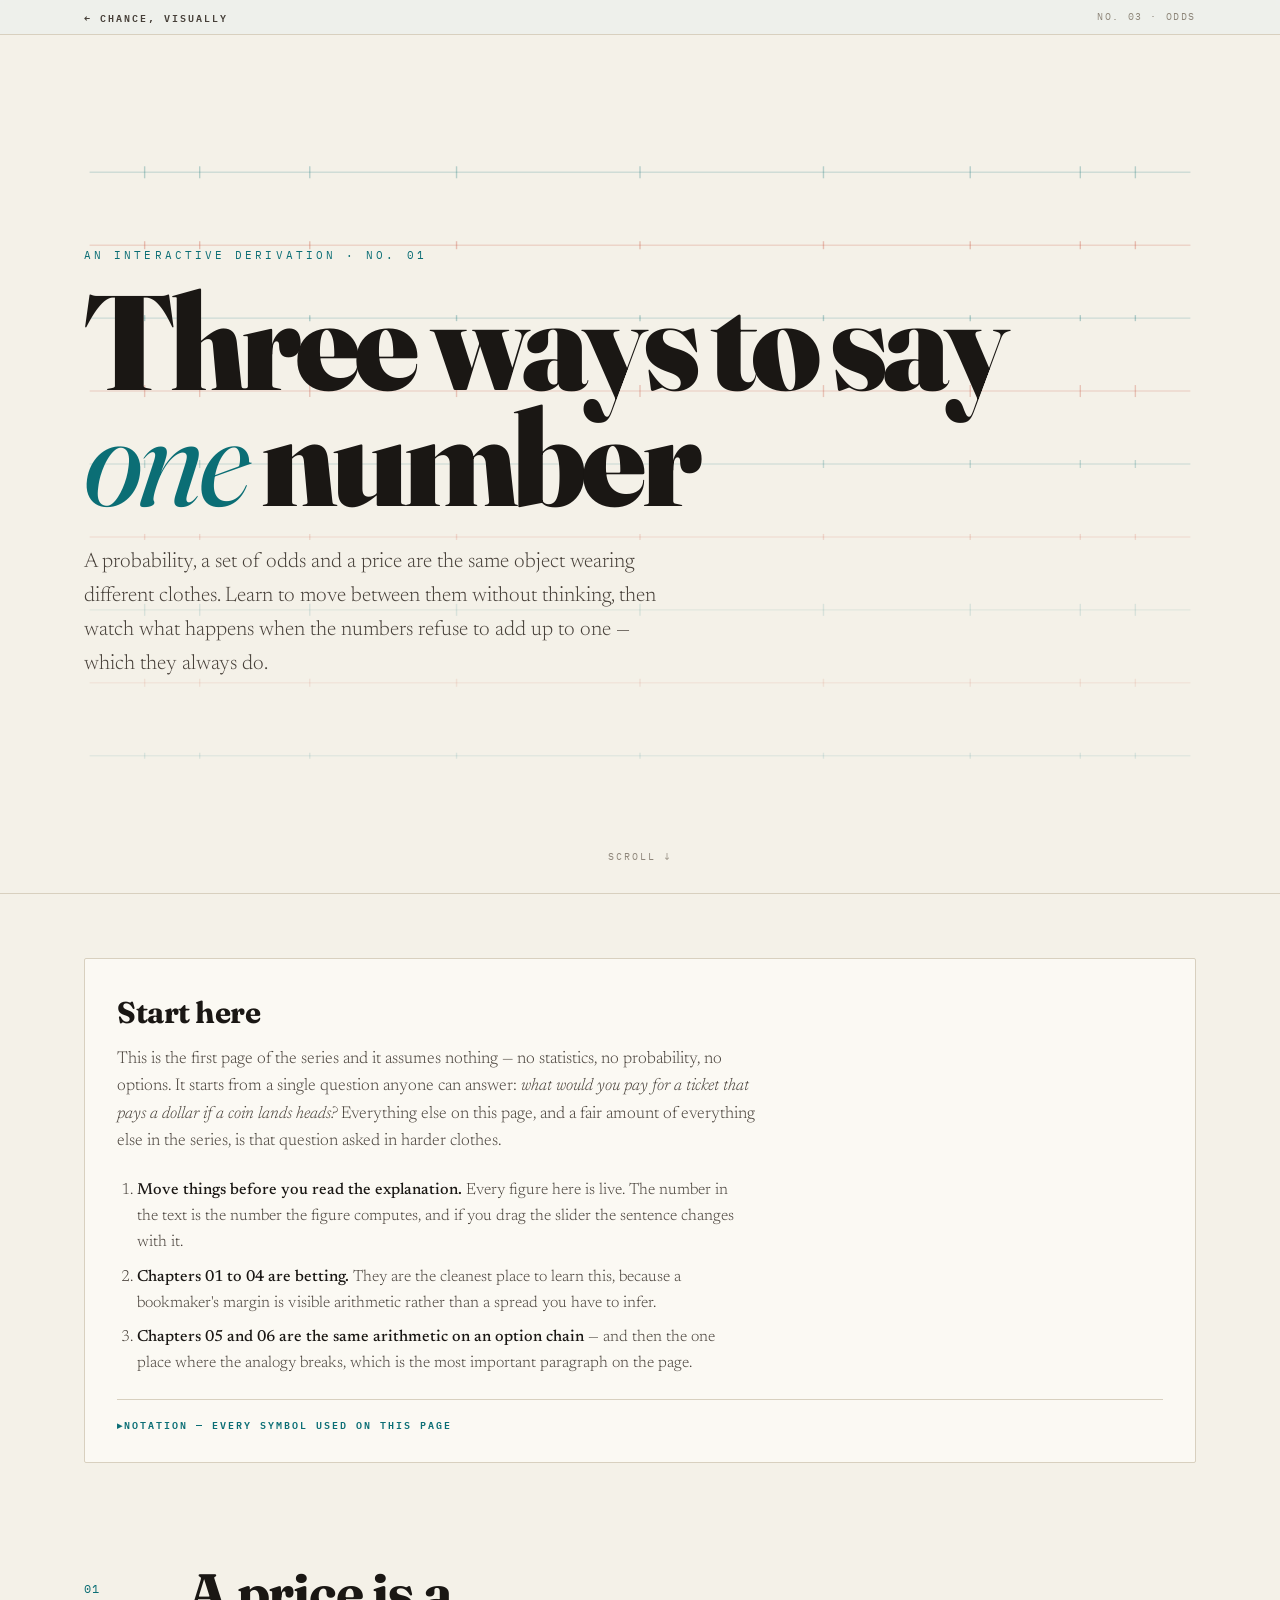
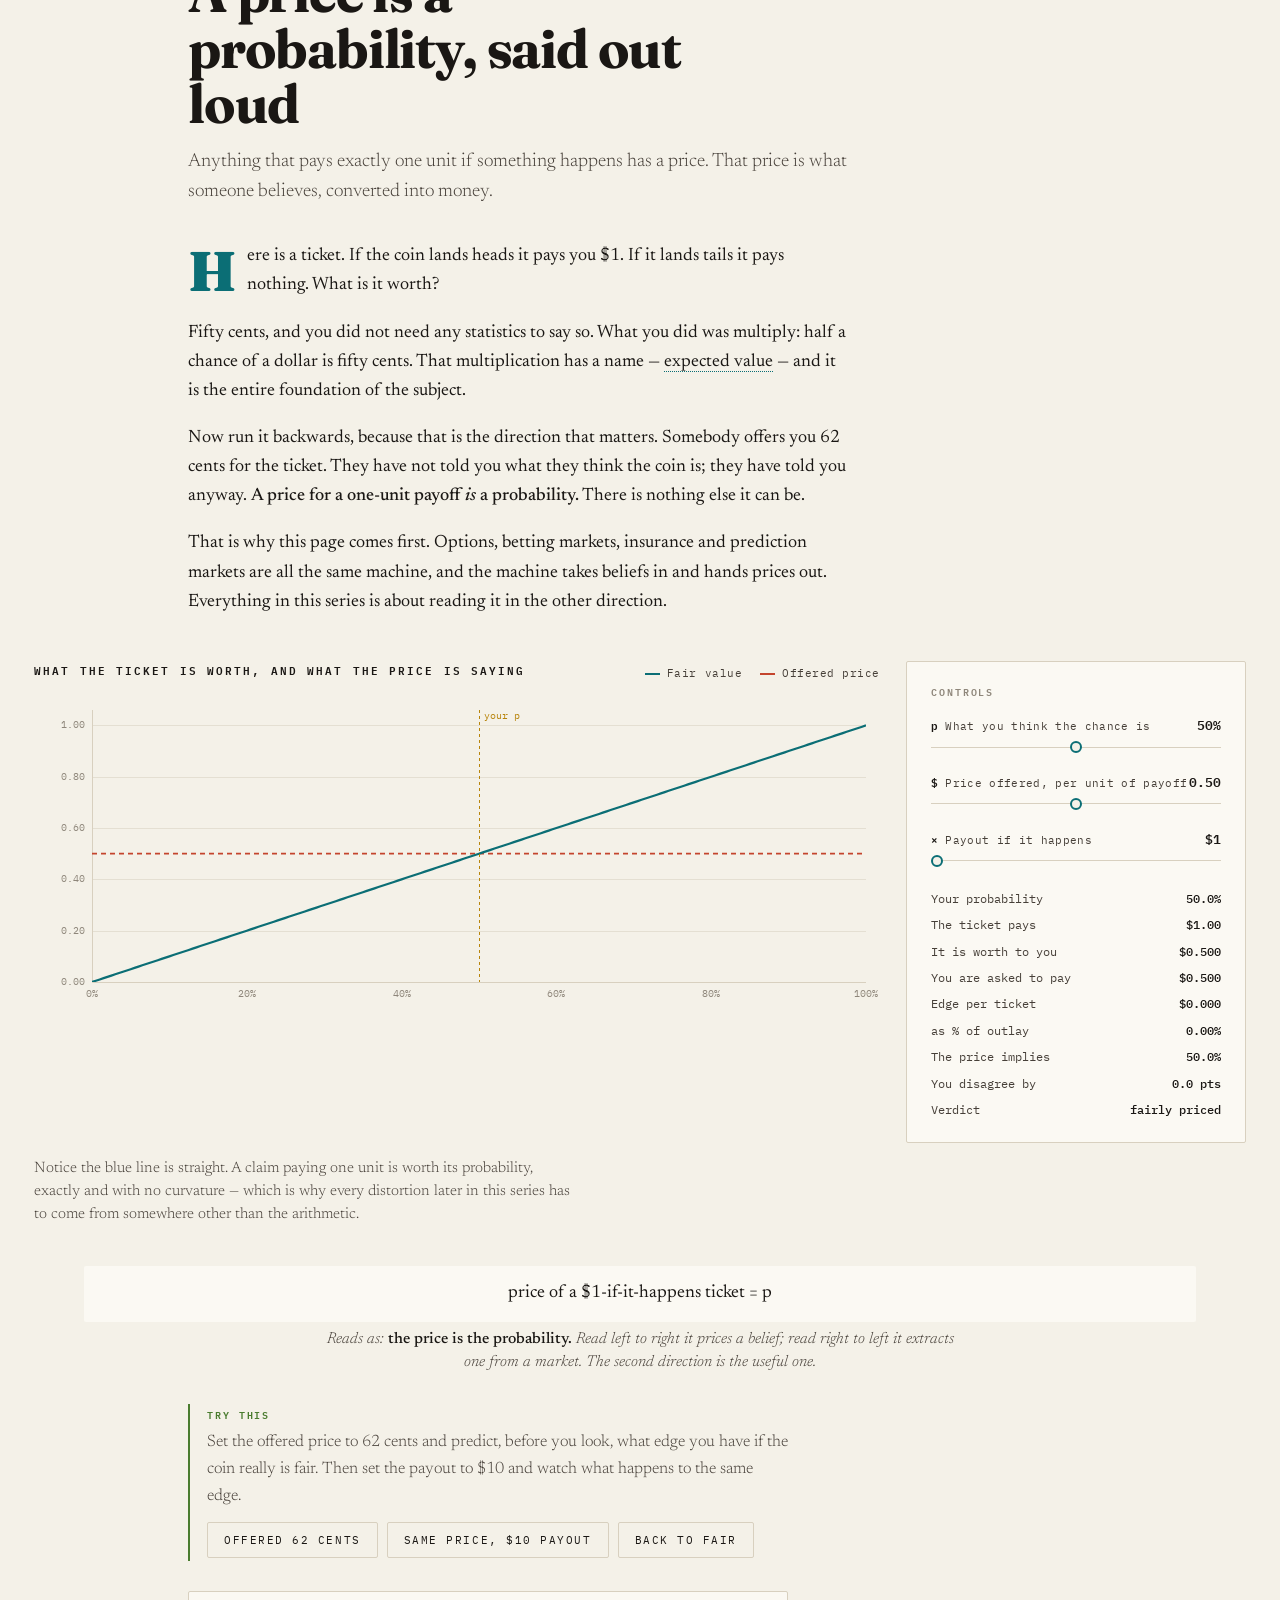
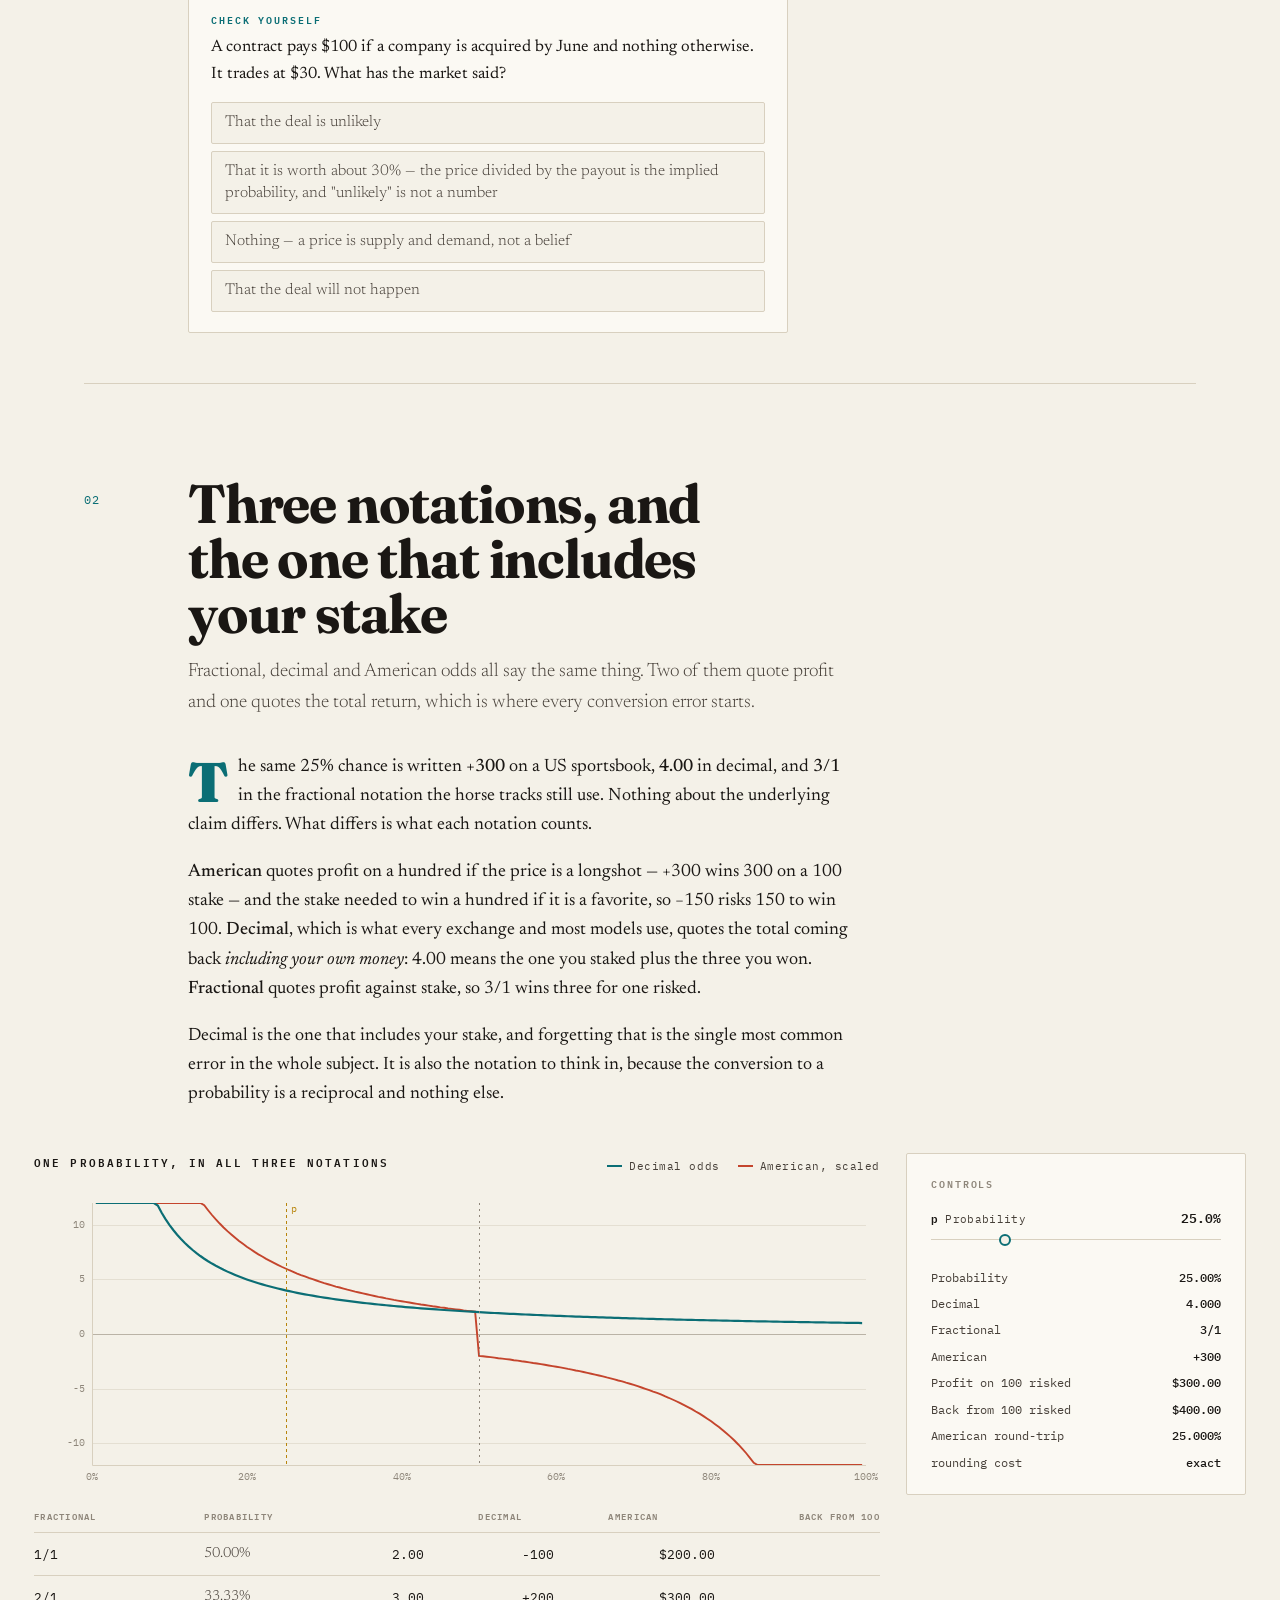
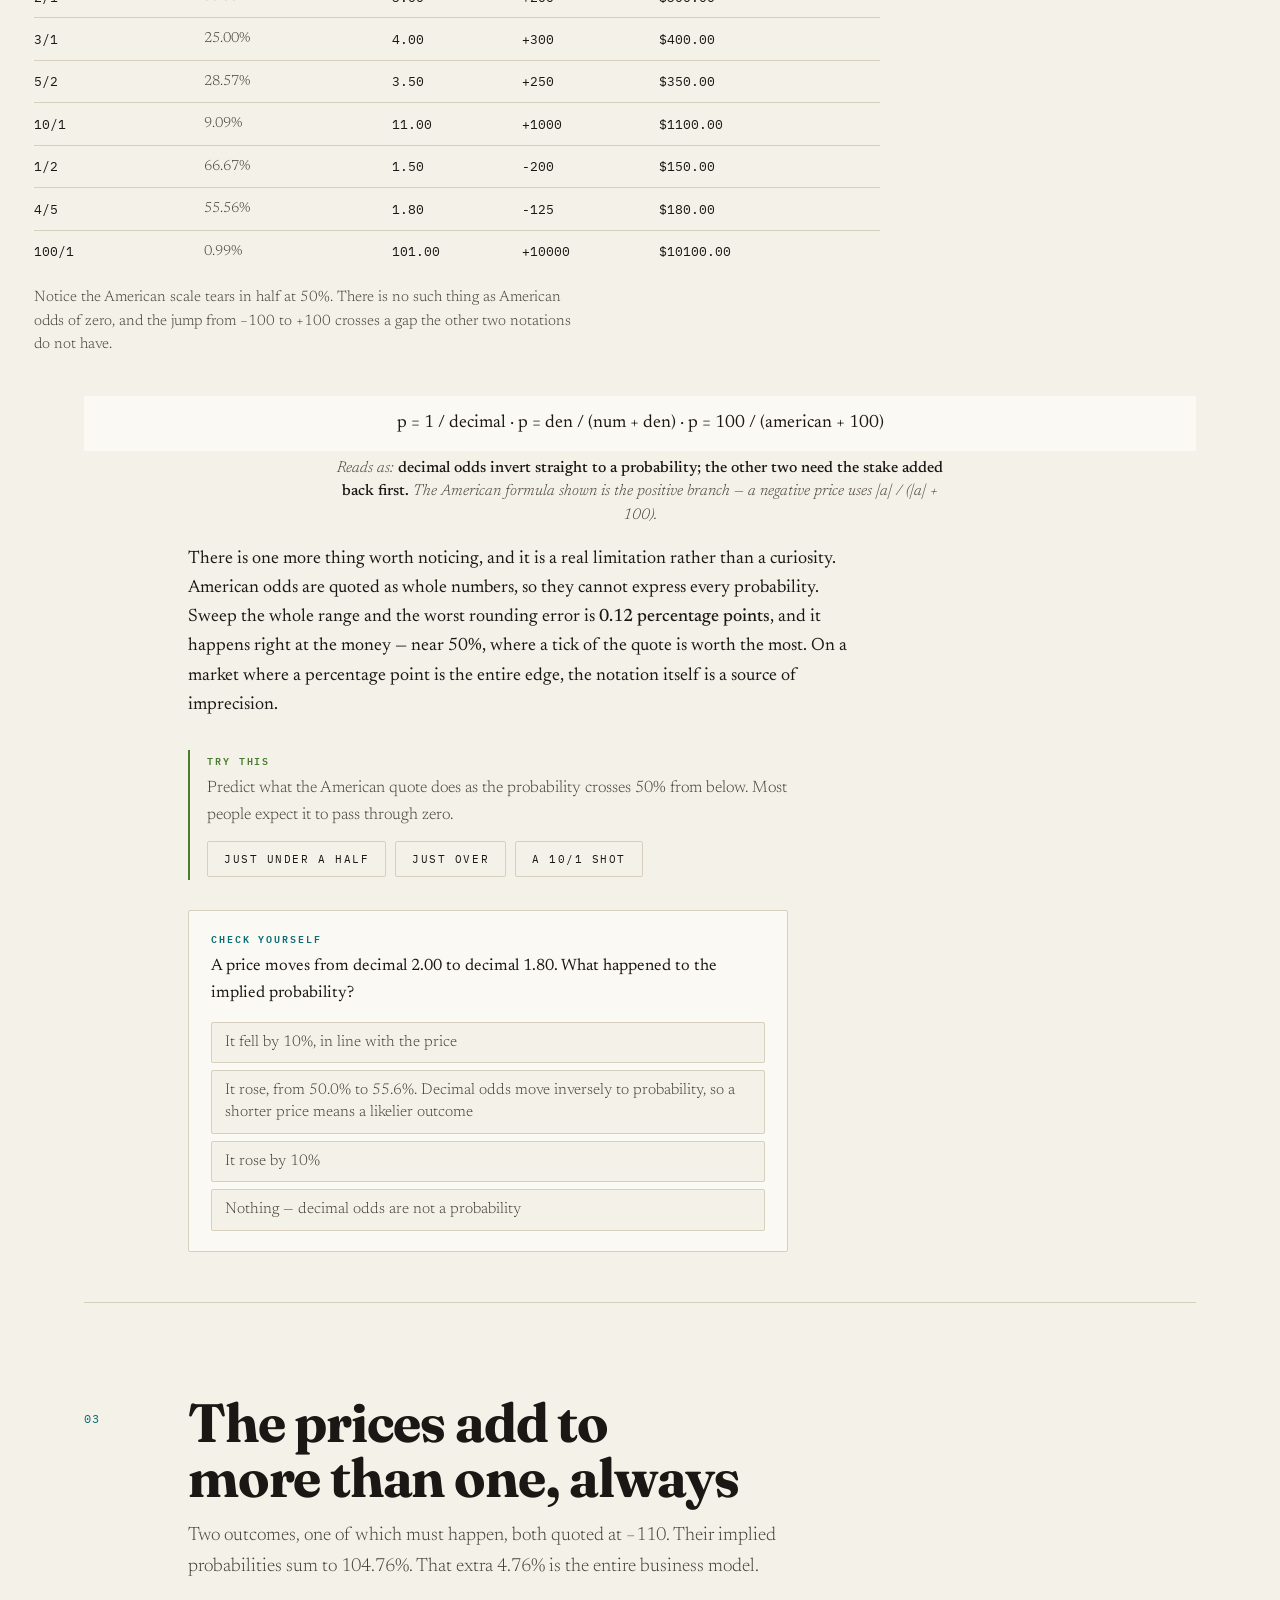
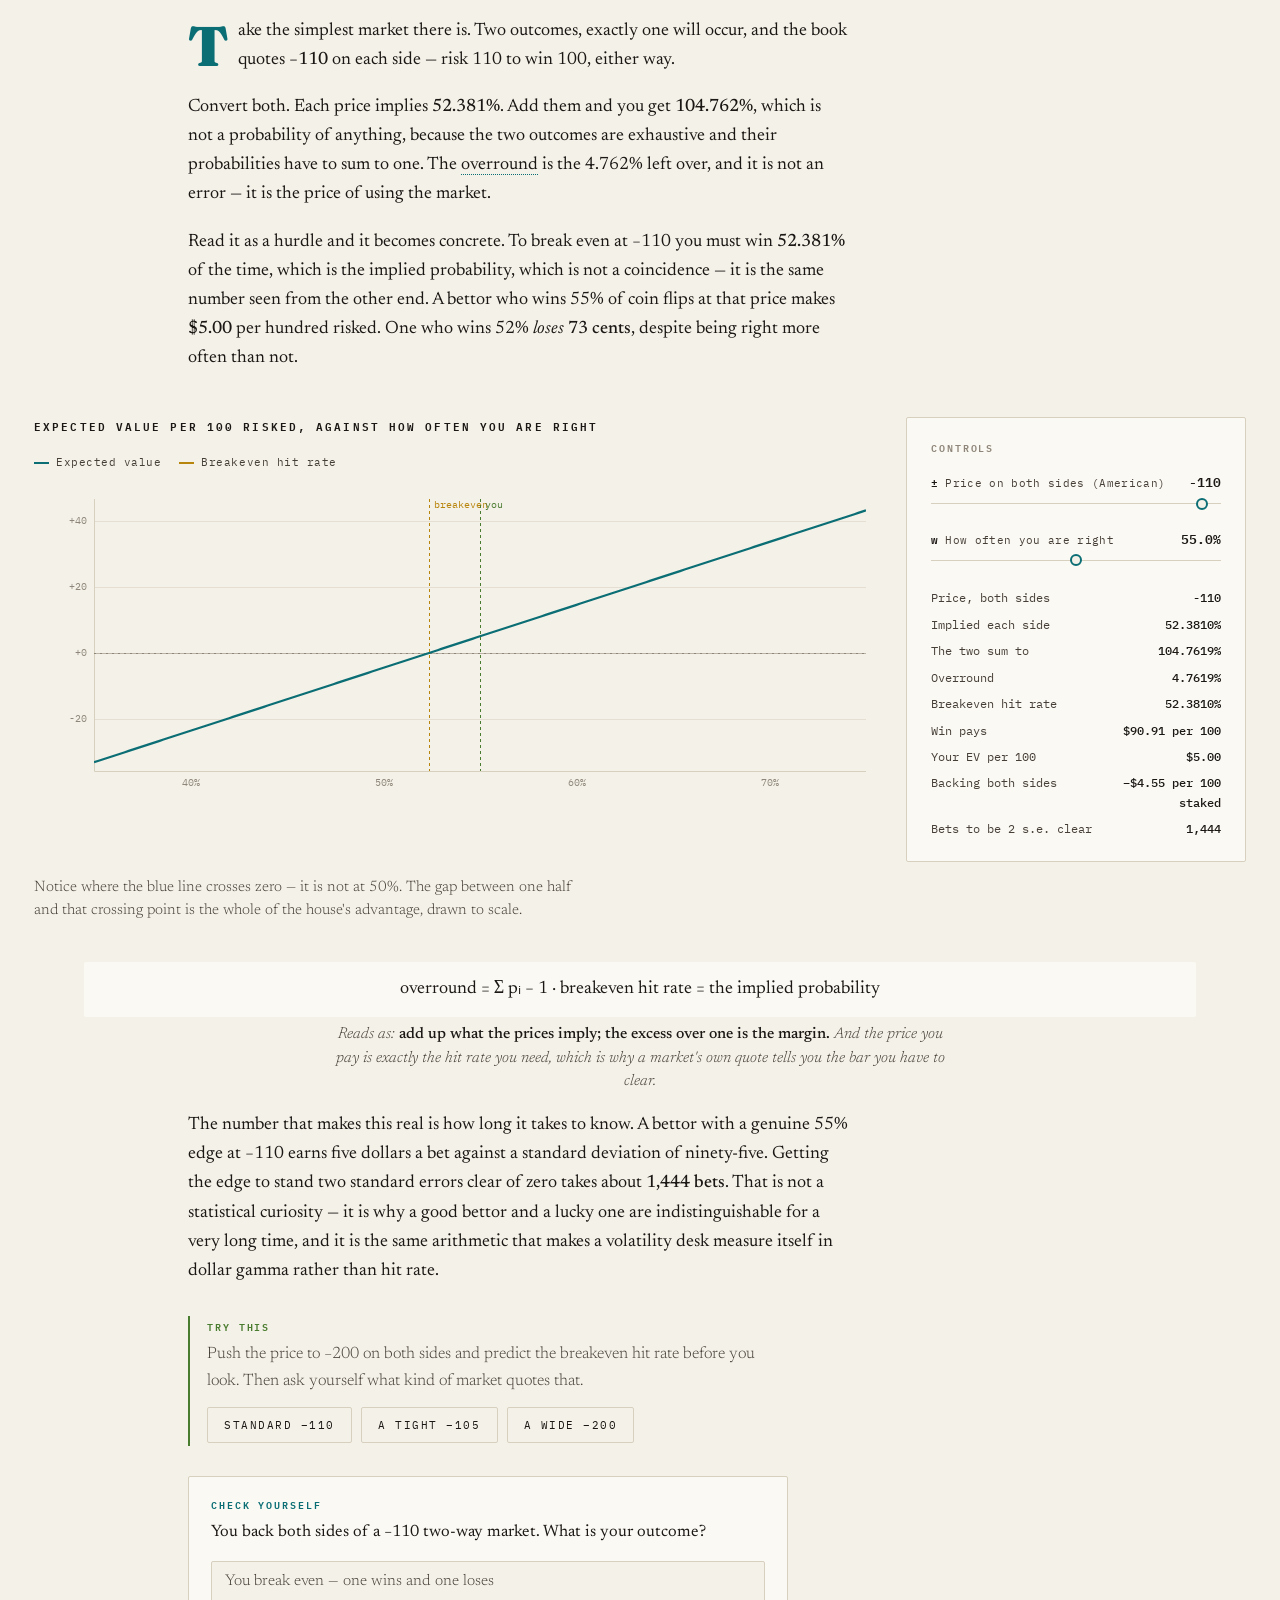
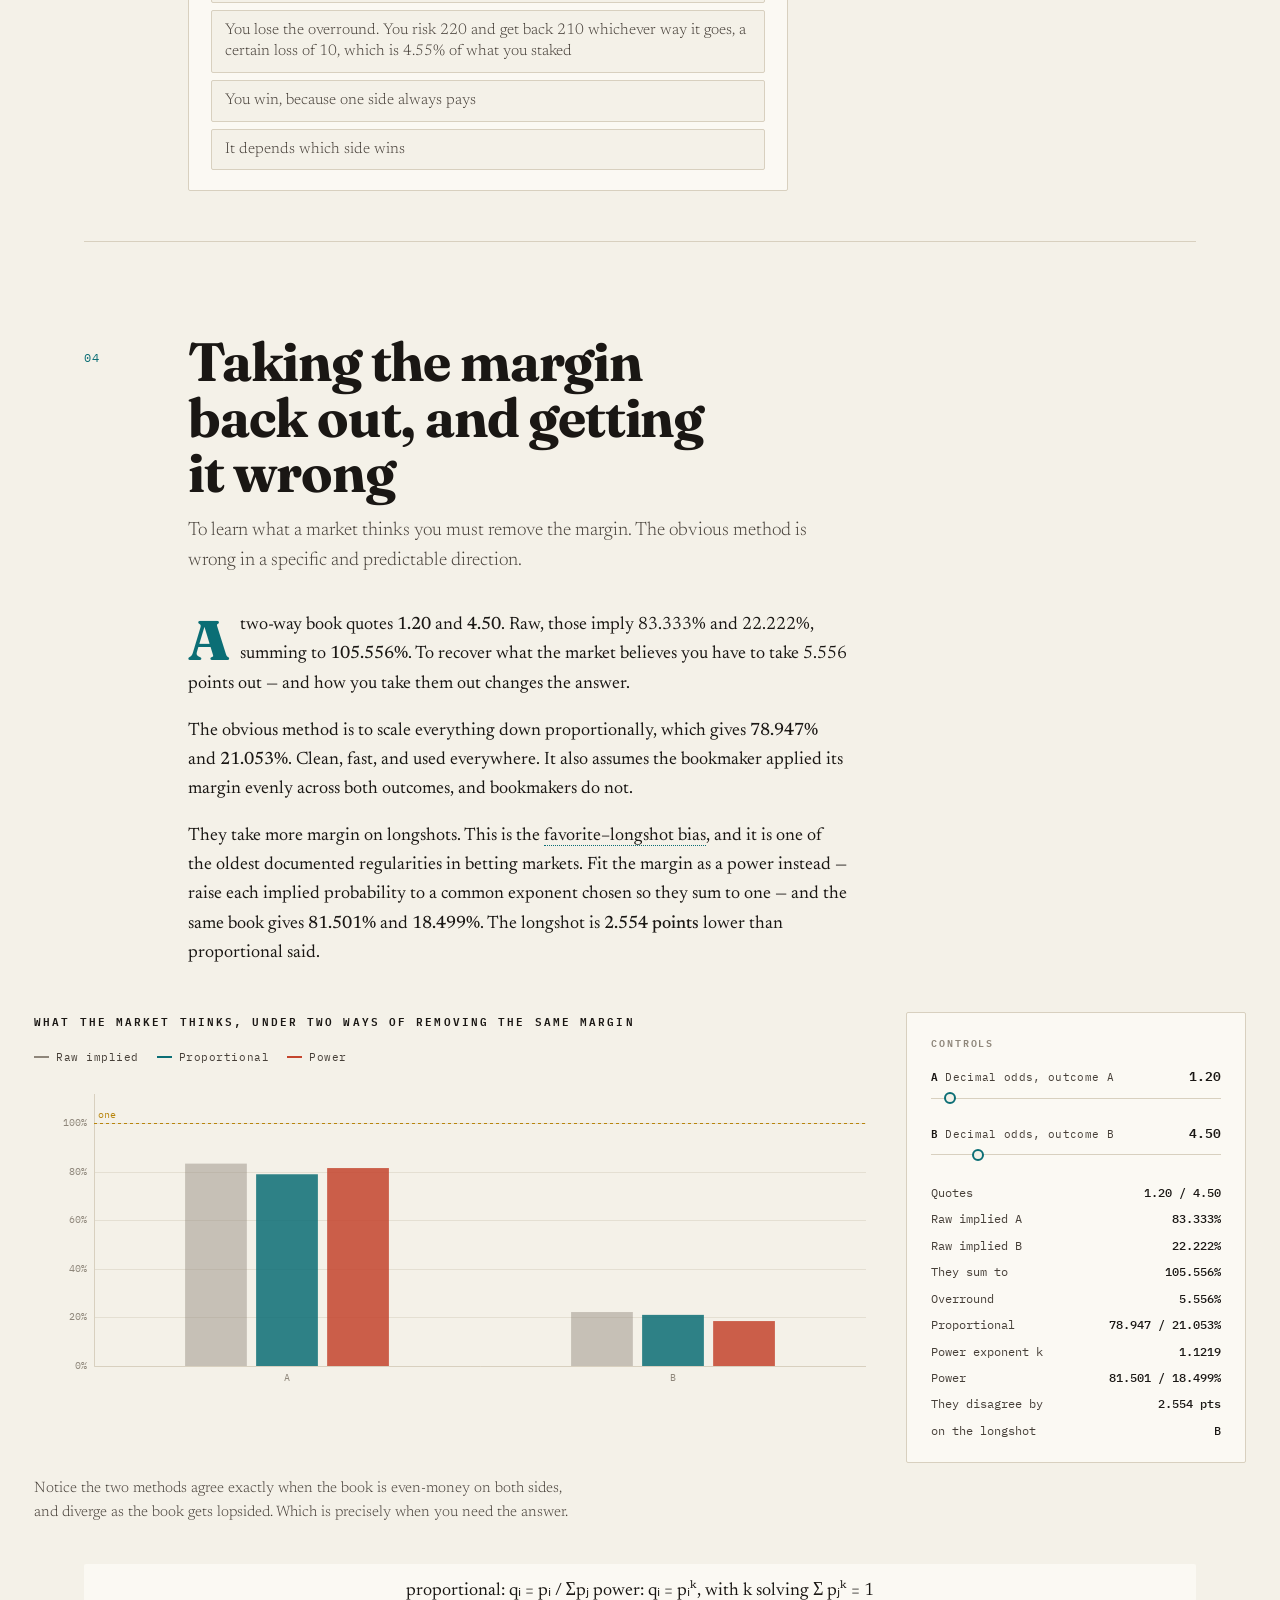
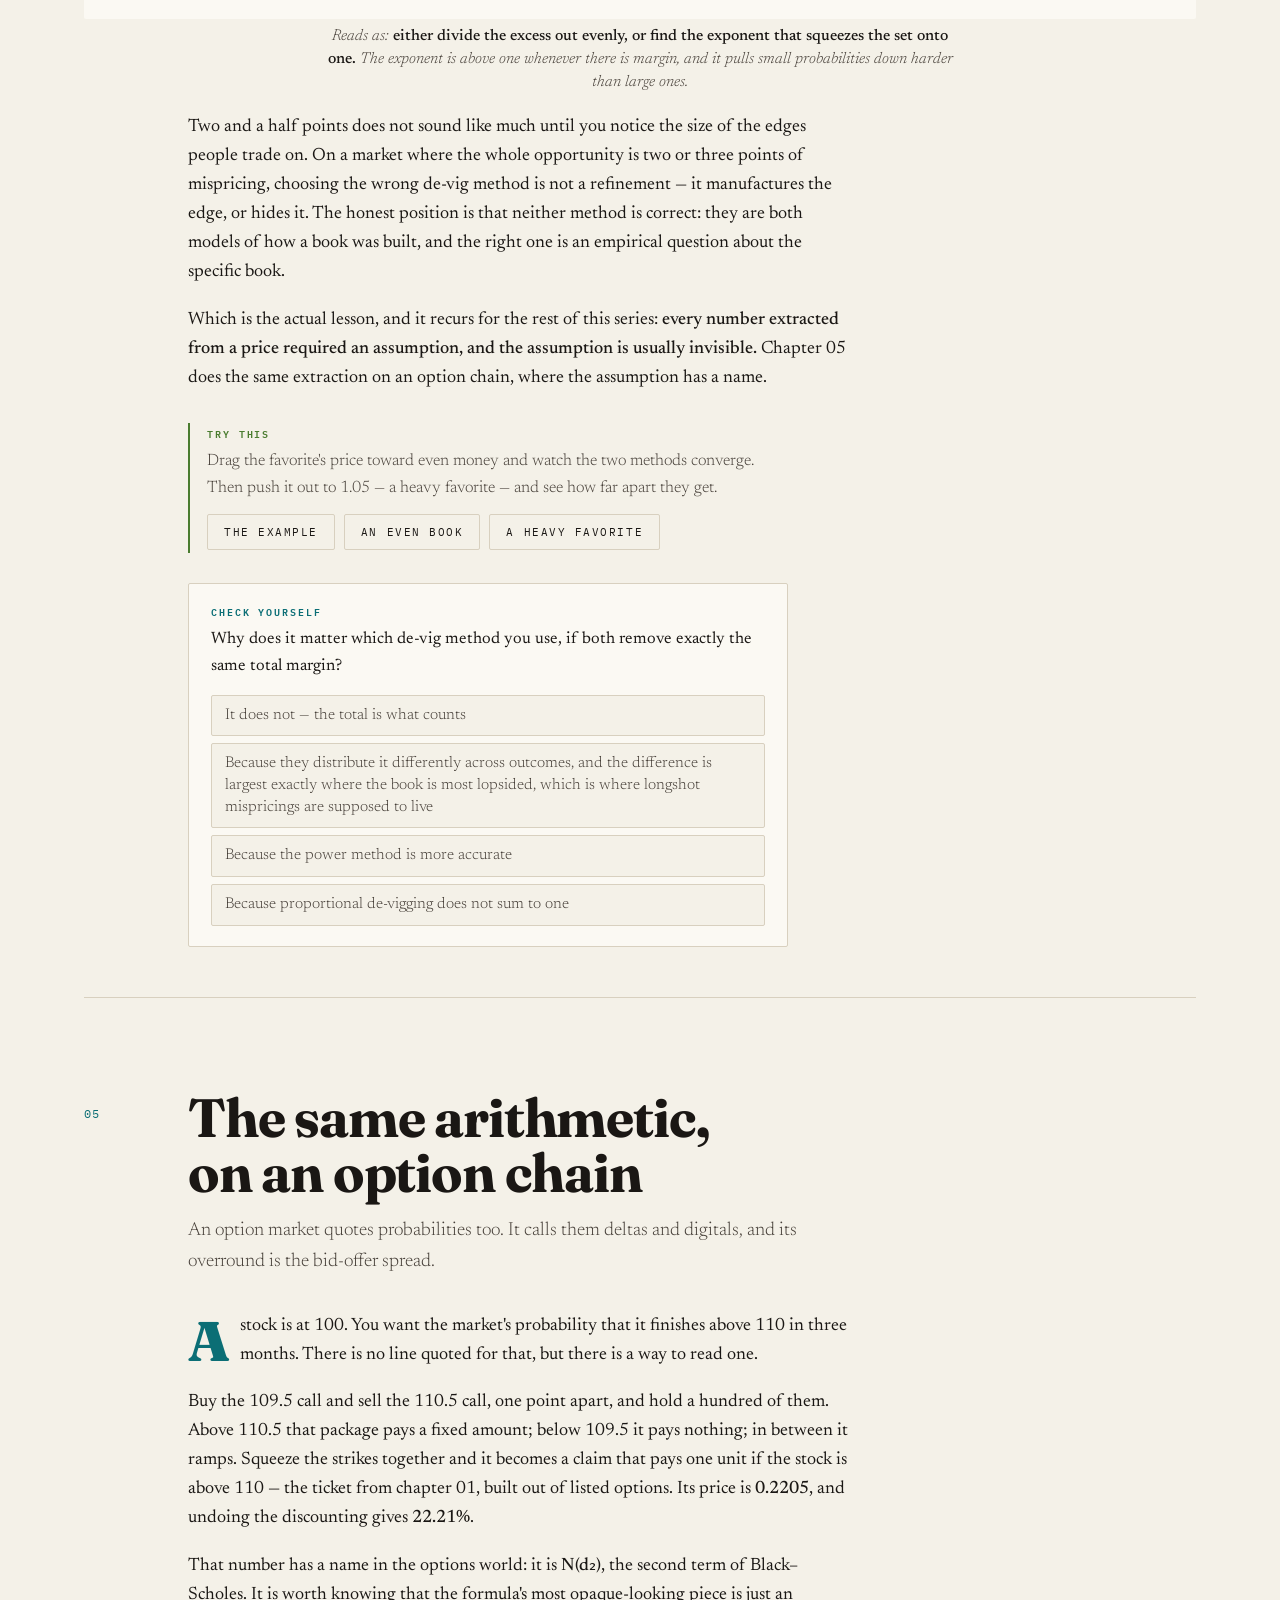
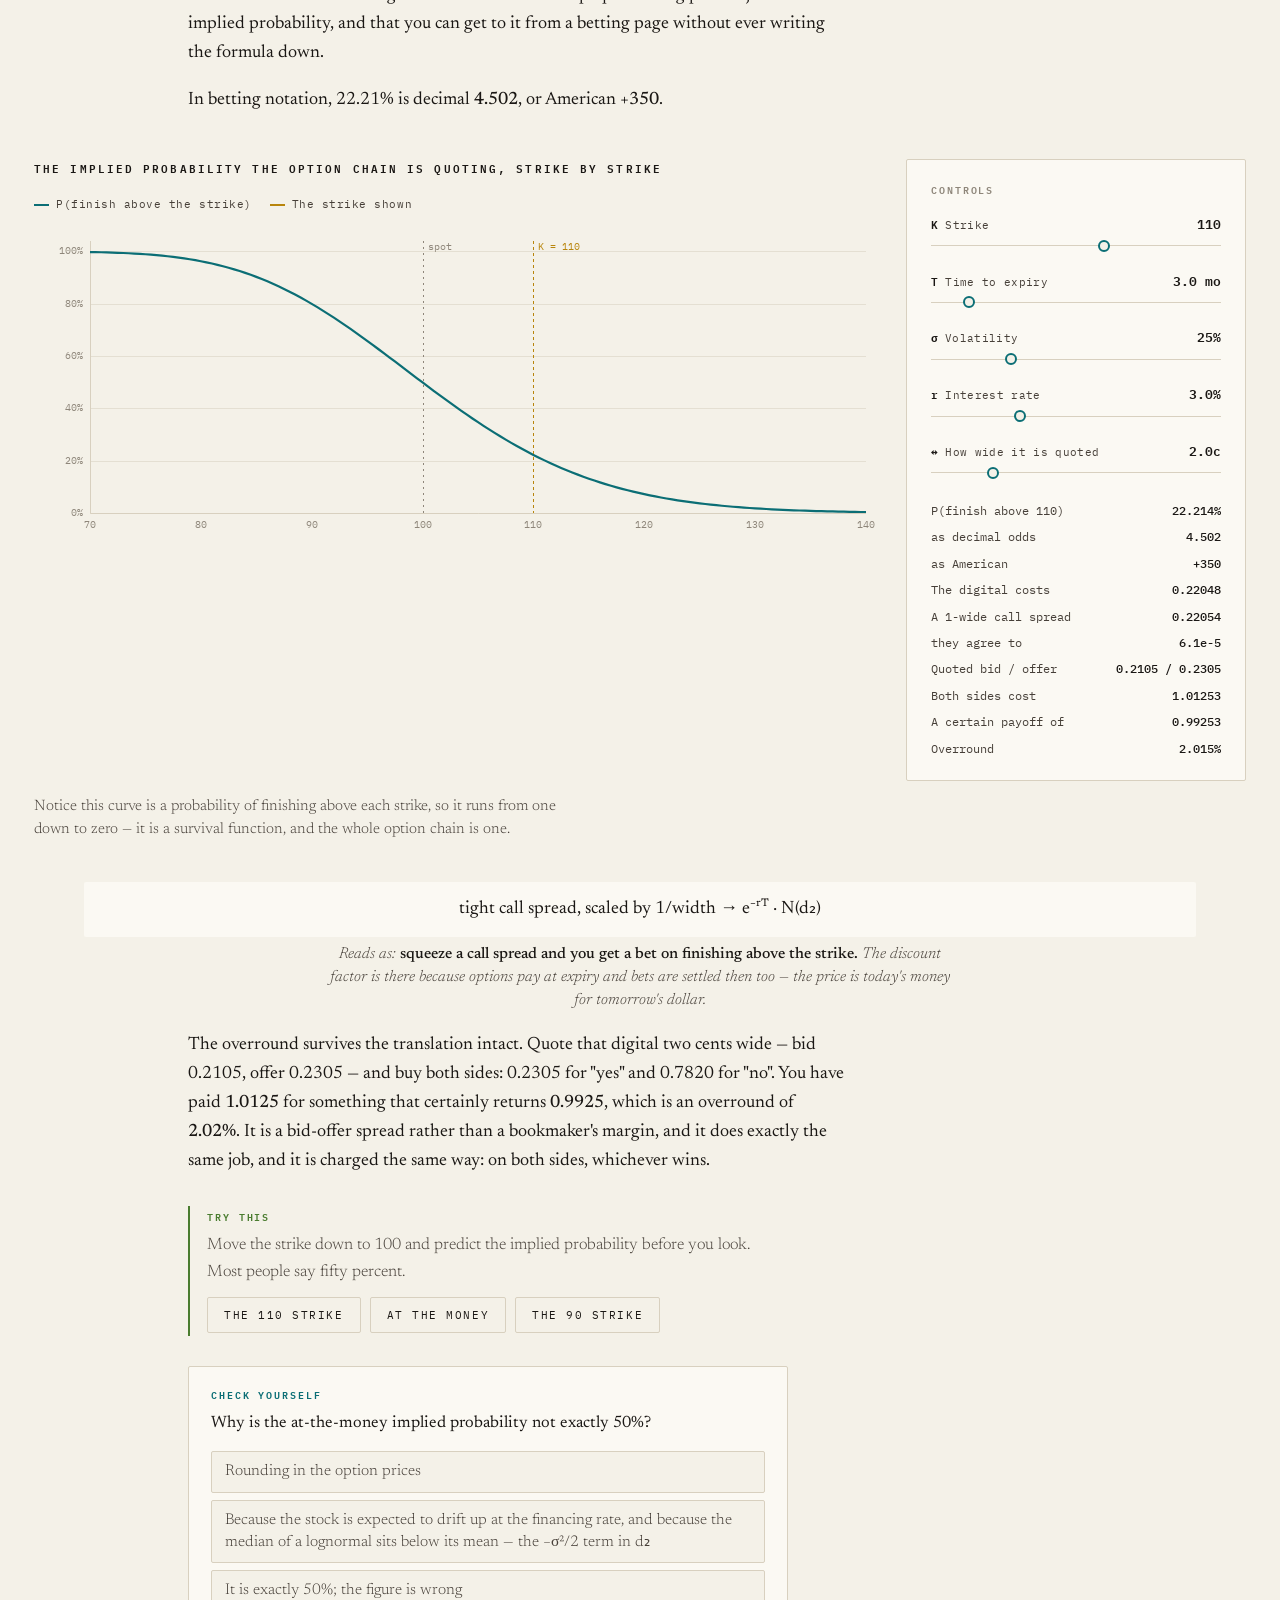
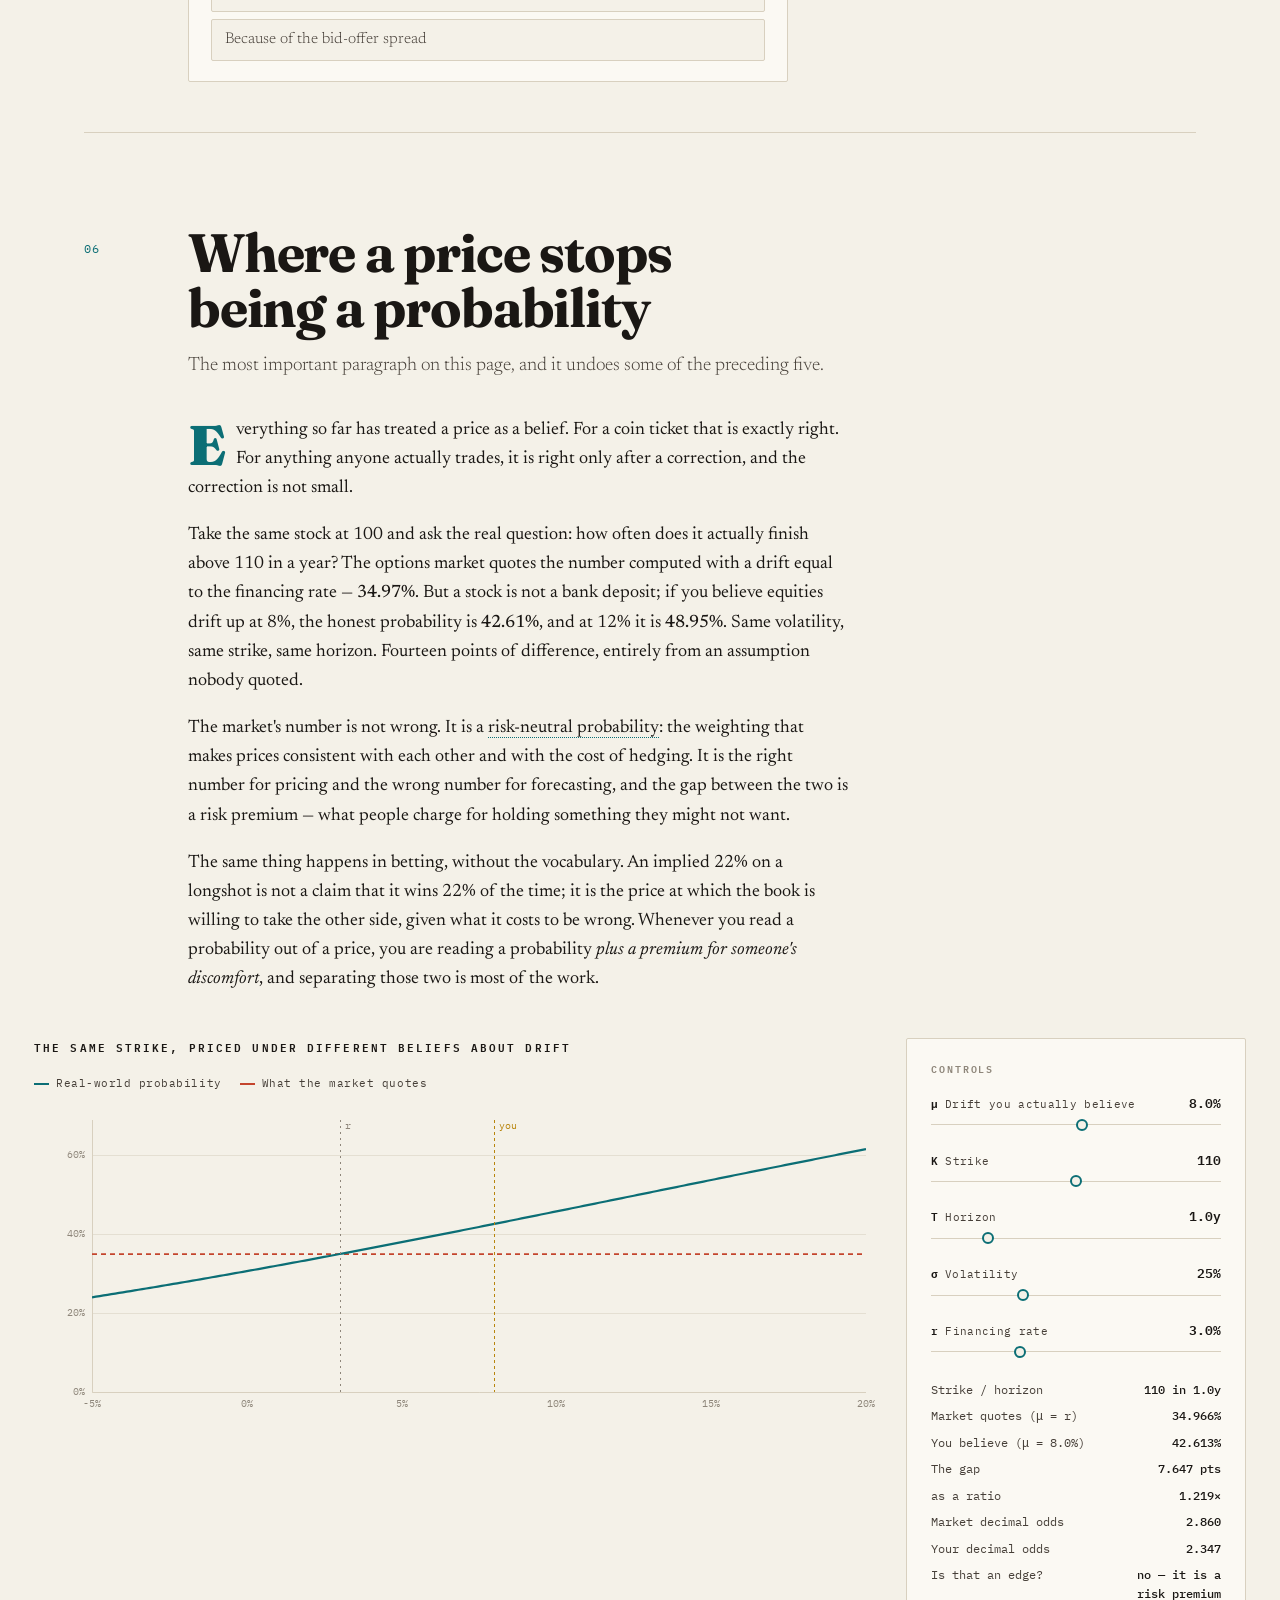
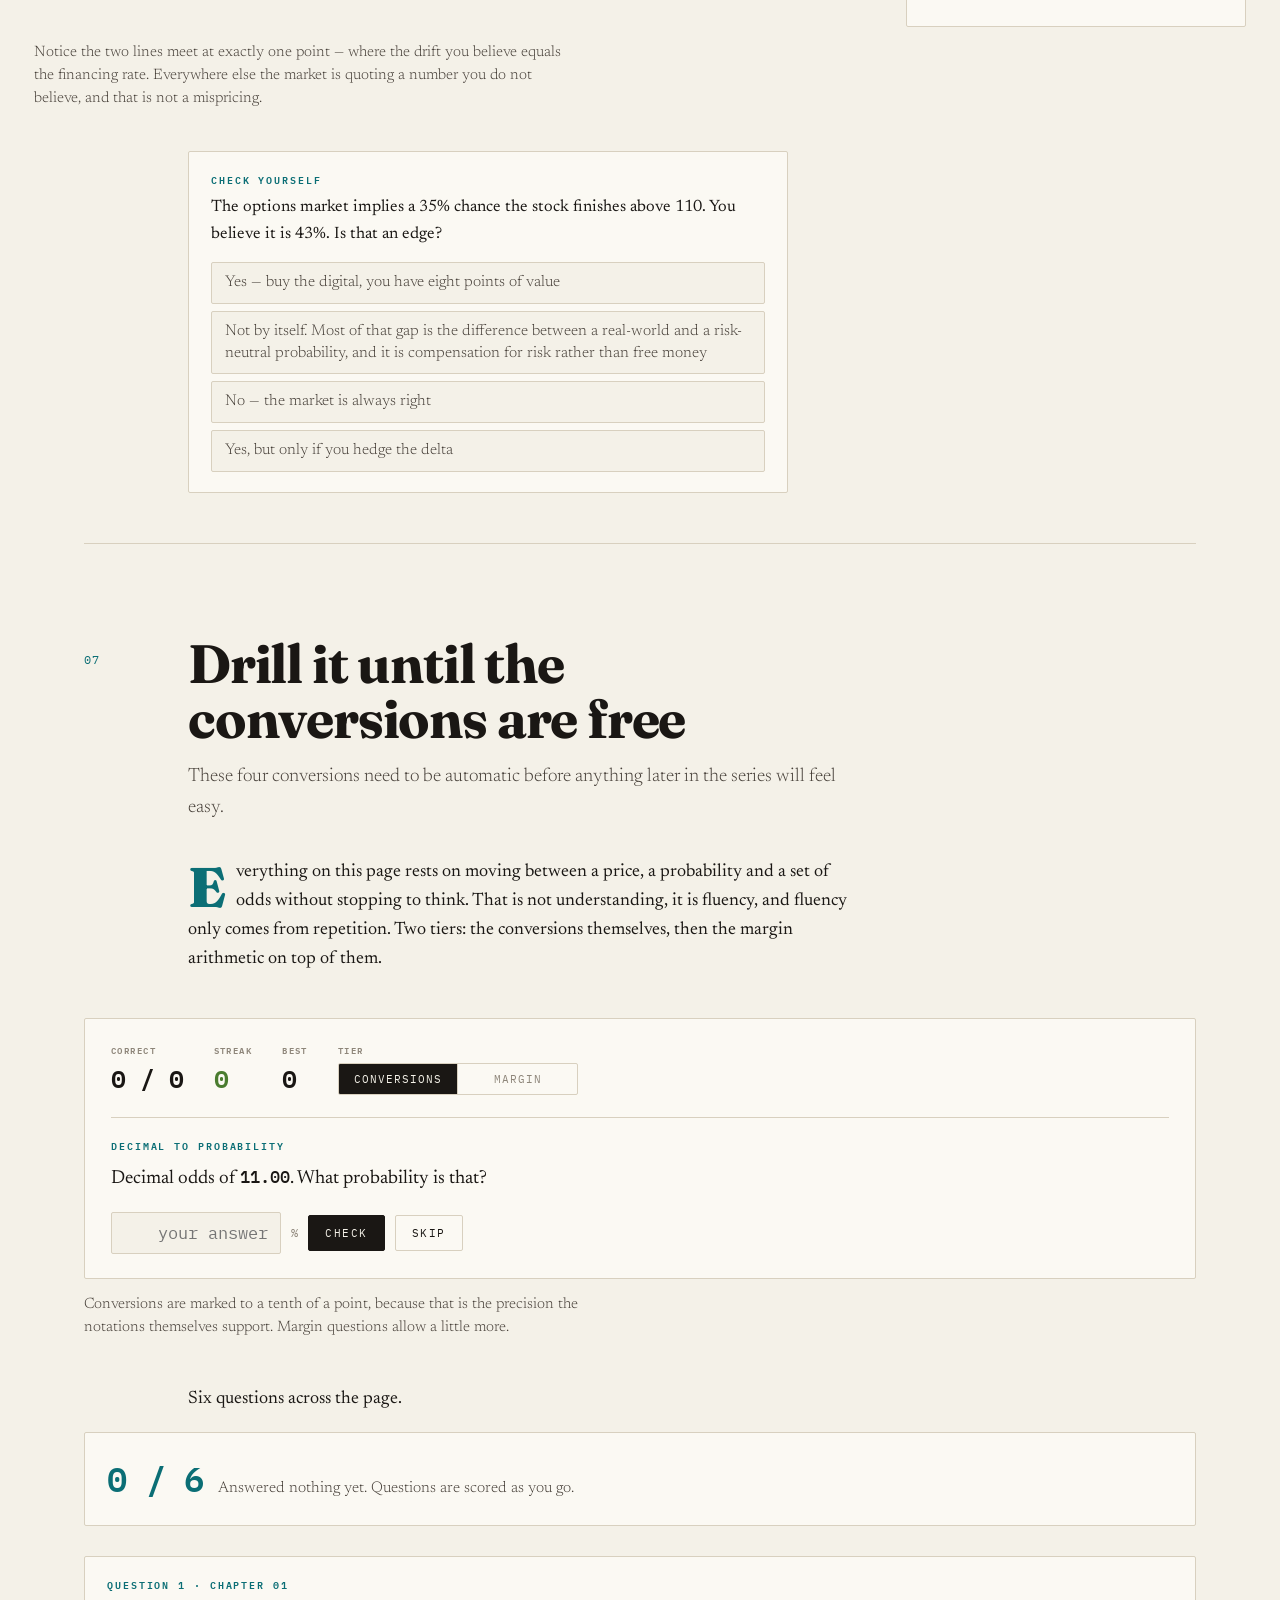
<file: docs/odds.html>
<!DOCTYPE html>
<html lang="en">
<head>
<meta charset="utf-8">
<meta name="viewport" content="width=device-width, initial-scale=1, viewport-fit=cover">
<meta name="color-scheme" content="light">
<meta name="theme-color" content="#F4F1E8">
<title>Odds, Probability and Price — Chance, visually</title>
<meta name="description" content="A probability, a set of odds and a price are one object in three notations. Fractional, decimal and American; the overround and what it costs; de-vigging and why the obvious method is wrong; and the same arithmetic read off an option chain.">
<meta property="og:type" content="article">
<meta property="og:title" content="Odds, Probability and Price — Chance, visually">
<meta property="og:description" content="A probability, a set of odds and a price are one object in three notations. Fractional, decimal and American; the overround and what it costs; de-vigging and why the obvious method is wrong; and the same arithmetic read off an option chain.">
<link rel="icon" href="data:image/svg+xml,<svg xmlns='http://www.w3.org/2000/svg' viewBox='0 0 32 32'><rect width='32' height='32' fill='%23F4F1E8'/><rect x='5' y='19' width='4' height='7' fill='%230B6E75'/><rect x='11' y='12' width='4' height='14' fill='%230B6E75'/><rect x='17' y='7' width='4' height='19' fill='%230B6E75'/><rect x='23' y='16' width='4' height='10' fill='%230B6E75'/></svg>">
<link rel="preconnect" href="https://fonts.googleapis.com">
<link rel="preconnect" href="https://fonts.gstatic.com" crossorigin>
<link href="https://fonts.googleapis.com/css2?family=Fraunces:opsz,wght@9..144,400;9..144,700;9..144,900&family=Newsreader:ital,opsz,wght@0,6..72,300;0,6..72,400;0,6..72,500;1,6..72,400&family=IBM+Plex+Mono:wght@400;500;600&display=swap" rel="stylesheet">
<link rel="stylesheet" href="assets/lab.css">
<link rel="stylesheet" href="assets/mobile.css">
<link rel="manifest" href="manifest.webmanifest">
<link rel="apple-touch-icon" href="icons/apple-touch-icon.png">
<meta name="apple-mobile-web-app-capable" content="yes">
<meta name="apple-mobile-web-app-status-bar-style" content="default">
<meta name="apple-mobile-web-app-title" content="Chance">
<meta name="mobile-web-app-capable" content="yes">
</head>
<body>
<header class="serieshead">
  <div class="in">
    <a class="home" href="index.html">← Chance, visually</a>
    <span class="num">No. 03 · Odds</span>
  </div>
</header>

<div class="progress" id="prog"></div>
<nav class="chapnav" id="chapnav" aria-label="Chapters">
  <a href="#c1"><span>A price is a probability</span><i></i></a>
  <a href="#c2"><span>Three notations</span><i></i></a>
  <a href="#c3"><span>They add to more than one</span><i></i></a>
  <a href="#c4"><span>Taking the margin out</span><i></i></a>
  <a href="#c5"><span>The same thing on a chain</span><i></i></a>
  <a href="#c6"><span>Where it stops being one</span><i></i></a>
  <a href="#c7"><span>Drills</span><i></i></a>
</nav>

<div class="hero">
  <canvas id="heroCv" aria-hidden="true"></canvas>
  <div class="heroInner">
    <div class="eyebrow">An interactive derivation · No. 01</div>
    <h1>Three ways to say <em>one</em> number</h1>
    <p class="sub">A probability, a set of odds and a price are the same object wearing different clothes. Learn to move between them without thinking, then watch what happens when the numbers refuse to add up to one — which they always do.</p>
  </div>
  <div class="scrollcue">Scroll ↓</div>
</div>

<main>

<div class="orient">
  <h2>Start here</h2>
  <p class="lede">This is the first page of the series and it assumes nothing — no statistics, no probability, no options. It starts from a single question anyone can answer: <em>what would you pay for a ticket that pays a dollar if a coin lands heads?</em> Everything else on this page, and a fair amount of everything else in the series, is that question asked in harder clothes.</p>
  <ol>
    <li><b>Move things before you read the explanation.</b> Every figure here is live. The number in the text is the number the figure computes, and if you drag the slider the sentence changes with it.</li>
    <li><b>Chapters 01 to 04 are betting.</b> They are the cleanest place to learn this, because a bookmaker's margin is visible arithmetic rather than a spread you have to infer.</li>
    <li><b>Chapters 05 and 06 are the same arithmetic on an option chain</b> — and then the one place where the analogy breaks, which is the most important paragraph on the page.</li>
  </ol>
  <details class="drop">
    <summary>Notation — every symbol used on this page</summary>
    <table class="ntab">
      <tr><td>p</td><td>A probability, between 0 and 1. 0.40 and "40%" are the same thing written twice.</td></tr>
      <tr><td>Decimal odds</td><td>What one unit staked returns <em>in total</em>, stake included. 2.50 means you get 2.50 back for 1 risked.</td></tr>
      <tr><td>Fractional odds</td><td>Profit against stake. 3/1 means three won for one risked, so 4.00 back in total.</td></tr>
      <tr><td>American odds</td><td>Profit on a 100 stake if positive; the stake needed to win 100 if negative. +150 and −150 are not mirror images.</td></tr>
      <tr><td>Overround</td><td>How much more than 100% the implied probabilities add to. The bookmaker's margin, made of arithmetic rather than opinion.</td></tr>
      <tr><td>Vig / juice</td><td>The same thing under two other names. Every market has one; only some of them print it.</td></tr>
      <tr><td>De-vigging</td><td>Stripping the margin back out to recover what the market actually thinks. There is more than one way and they disagree.</td></tr>
      <tr><td>N(d₂)</td><td>The options market's version of an implied probability. Chapter 05 gets there from betting, not from Black–Scholes.</td></tr>
    </table>
  </details>
</div>

<!-- ══════════ 01 ══════════ -->
<section class="chapter" id="c1">
  <div class="chead">
    <div class="cnum">01</div>
    <h2>A price is a probability, said out loud</h2>
    <p class="dek">Anything that pays exactly one unit if something happens has a price. That price is what someone believes, converted into money.</p>
  </div>

  <div class="prose">
    <p class="lead">Here is a ticket. If the coin lands heads it pays you $1. If it lands tails it pays nothing. What is it worth?</p>
    <p>Fifty cents, and you did not need any statistics to say so. What you did was multiply: half a chance of a dollar is fifty cents. That multiplication has a name — <span class="term" data-t="Expected value" data-def="The average of every outcome, each weighted by how likely it is. Not what will happen; what would happen on average across a great many repetitions of the same situation.">expected value</span> — and it is the entire foundation of the subject.</p>
    <p>Now run it backwards, because that is the direction that matters. Somebody offers you 62 cents for the ticket. They have not told you what they think the coin is; they have told you anyway. <b>A price for a one-unit payoff <em>is</em> a probability.</b> There is nothing else it can be.</p>
    <p>That is why this page comes first. Options, betting markets, insurance and prediction markets are all the same machine, and the machine takes beliefs in and hands prices out. Everything in this series is about reading it in the other direction.</p>
  </div>

  <figure class="bleed">
    <div class="split wide">
      <div>
        <div class="figtop">
          <h3>What the ticket is worth, and what the price is saying</h3>
          <span class="legend" style="margin:0">
            <span><i class="swl" style="background:var(--blue)"></i>Fair value</span>
            <span><i class="swl" style="background:var(--verm)"></i>Offered price</span>
          </span>
        </div>
        <canvas id="cv1" height="310"></canvas>
      </div>
      <div class="rail panel">
        <h4>Controls</h4>
        <div id="ctl1"></div>
        <div class="kv" style="margin-top:20px" id="kv1"></div>
      </div>
    </div>
    <figcaption>Notice the blue line is straight. A claim paying one unit is worth its probability, exactly and with no curvature — which is why every distortion later in this series has to come from somewhere other than the arithmetic.</figcaption>
  </figure>

  <div class="mline">price of a $1-if-it-happens ticket = p</div>
  <p class="mread">Reads as: <b>the price is the probability.</b> Read left to right it prices a belief; read right to left it extracts one from a market. The second direction is the useful one.</p>

  <div class="try">
    <span class="lab">Try this</span>
    <p>Set the offered price to 62 cents and predict, before you look, what edge you have if the coin really is fair. Then set the payout to $10 and watch what happens to the same edge.</p>
    <div class="btnrow">
      <button class="act ghost" data-preset="c1" data-patch='{"price":0.62,"payout":1}' data-focus="cv1">Offered 62 cents</button>
      <button class="act ghost" data-preset="c1" data-patch='{"price":0.62,"payout":10}' data-focus="cv1">Same price, $10 payout</button>
      <button class="act ghost" data-preset="c1" data-patch='{"price":0.5,"payout":1,"p":0.5}' data-focus="cv1">Back to fair</button>
    </div>
  </div>

  <div class="check">
    <span class="lab">Check yourself</span>
    <p class="q">A contract pays $100 if a company is acquired by June and nothing otherwise. It trades at $30. What has the market said?</p>
    <div class="opts">
      <button>That the deal is unlikely</button>
      <button data-ok="1">That it is worth about 30% — the price divided by the payout is the implied probability, and "unlikely" is not a number</button>
      <button>Nothing — a price is supply and demand, not a belief</button>
      <button>That the deal will not happen</button>
    </div>
    <div class="ans"><b>Thirty percent, and the precision is the point.</b> "Unlikely" cannot be traded against, hedged, or checked afterwards. The whole reason to convert prices into probabilities is that probabilities can be argued with: if you think it is 45%, you now know exactly how much you disagree and exactly what the disagreement is worth. Chapter 06 is about the ways this reading can mislead you, but the reading itself is always available.</div>
  </div>
</section>

<!-- ══════════ 02 ══════════ -->
<section class="chapter" id="c2">
  <div class="chead">
    <div class="cnum">02</div>
    <h2>Three notations, and the one that includes your stake</h2>
    <p class="dek">Fractional, decimal and American odds all say the same thing. Two of them quote profit and one quotes the total return, which is where every conversion error starts.</p>
  </div>

  <div class="prose">
    <p class="lead">The same 25% chance is written <b>+300</b> on a US sportsbook, <b>4.00</b> in decimal, and <b>3/1</b> in the fractional notation the horse tracks still use. Nothing about the underlying claim differs. What differs is what each notation counts.</p>
    <p><b>American</b> quotes profit on a hundred if the price is a longshot — +300 wins 300 on a 100 stake — and the stake needed to win a hundred if it is a favorite, so −150 risks 150 to win 100. <b>Decimal</b>, which is what every exchange and most models use, quotes the total coming back <em>including your own money</em>: 4.00 means the one you staked plus the three you won. <b>Fractional</b> quotes profit against stake, so 3/1 wins three for one risked.</p>
    <p>Decimal is the one that includes your stake, and forgetting that is the single most common error in the whole subject. It is also the notation to think in, because the conversion to a probability is a reciprocal and nothing else.</p>
  </div>

  <figure class="bleed">
    <div class="split wide">
      <div>
        <div class="figtop">
          <h3>One probability, in all three notations</h3>
          <span class="legend" style="margin:0" id="leg2"></span>
        </div>
        <canvas id="cv2" height="300"></canvas>
        <div class="tblwrap" style="margin-top:20px">
          <table class="rot" id="tab2"></table>
        </div>
      </div>
      <div class="rail panel">
        <h4>Controls</h4>
        <div id="ctl2"></div>
        <div class="kv" style="margin-top:20px" id="kv2"></div>
      </div>
    </div>
    <figcaption>Notice the American scale tears in half at 50%. There is no such thing as American odds of zero, and the jump from −100 to +100 crosses a gap the other two notations do not have.</figcaption>
  </figure>

  <div class="mline">p = 1 / decimal    ·    p = den / (num + den)    ·    p = 100 / (american + 100)</div>
  <p class="mread">Reads as: <b>decimal odds invert straight to a probability; the other two need the stake added back first.</b> The American formula shown is the positive branch — a negative price uses |a| / (|a| + 100).</p>

  <div class="prose">
    <p>There is one more thing worth noticing, and it is a real limitation rather than a curiosity. American odds are quoted as whole numbers, so they cannot express every probability. Sweep the whole range and the worst rounding error is <b>0.12 percentage points</b>, and it happens right at the money — near 50%, where a tick of the quote is worth the most. On a market where a percentage point is the entire edge, the notation itself is a source of imprecision.</p>
  </div>

  <div class="try">
    <span class="lab">Try this</span>
    <p>Predict what the American quote does as the probability crosses 50% from below. Most people expect it to pass through zero.</p>
    <div class="btnrow">
      <button class="act ghost" data-preset="c2" data-patch='{"p":0.49}' data-focus="cv2">Just under a half</button>
      <button class="act ghost" data-preset="c2" data-patch='{"p":0.51}' data-focus="cv2">Just over</button>
      <button class="act ghost" data-preset="c2" data-patch='{"p":0.0909}' data-focus="cv2">A 10/1 shot</button>
    </div>
  </div>

  <div class="check">
    <span class="lab">Check yourself</span>
    <p class="q">A price moves from decimal 2.00 to decimal 1.80. What happened to the implied probability?</p>
    <div class="opts">
      <button>It fell by 10%, in line with the price</button>
      <button data-ok="1">It rose, from 50.0% to 55.6%. Decimal odds move inversely to probability, so a shorter price means a likelier outcome</button>
      <button>It rose by 10%</button>
      <button>Nothing — decimal odds are not a probability</button>
    </div>
    <div class="ans"><b>Up from 50.0% to 55.6%.</b> The reciprocal reverses the direction, and the size of the move is not the size of the price move either: a 10% cut in the odds is a 5.6-point rise in the probability here, and would be a different number somewhere else on the scale. Any time you are tempted to reason about a percentage change in odds, convert first.</div>
  </div>
</section>

<!-- ══════════ 03 ══════════ -->
<section class="chapter" id="c3">
  <div class="chead">
    <div class="cnum">03</div>
    <h2>The prices add to more than one, always</h2>
    <p class="dek">Two outcomes, one of which must happen, both quoted at −110. Their implied probabilities sum to 104.76%. That extra 4.76% is the entire business model.</p>
  </div>

  <div class="prose">
    <p class="lead">Take the simplest market there is. Two outcomes, exactly one will occur, and the book quotes <b>−110</b> on each side — risk 110 to win 100, either way.</p>
    <p>Convert both. Each price implies <b>52.381%</b>. Add them and you get <b>104.762%</b>, which is not a probability of anything, because the two outcomes are exhaustive and their probabilities have to sum to one. The <span class="term" data-t="Overround" data-def="The amount by which the implied probabilities of an exhaustive set of outcomes exceed 100%. It is the bookmaker's margin expressed as arithmetic, and it is the reason back-and-lay both sides is not free money.">overround</span> is the 4.762% left over, and it is not an error — it is the price of using the market.</p>
    <p>Read it as a hurdle and it becomes concrete. To break even at −110 you must win <b>52.381%</b> of the time, which is the implied probability, which is not a coincidence — it is the same number seen from the other end. A bettor who wins 55% of coin flips at that price makes <b>$5.00</b> per hundred risked. One who wins 52% <em>loses</em> <b>73 cents</b>, despite being right more often than not.</p>
  </div>

  <figure class="bleed">
    <div class="split wide">
      <div>
        <div class="figtop">
          <h3>Expected value per 100 risked, against how often you are right</h3>
          <span class="legend" style="margin:0">
            <span><i class="swl" style="background:var(--blue)"></i>Expected value</span>
            <span><i class="swl" style="background:var(--ochre)"></i>Breakeven hit rate</span>
          </span>
        </div>
        <canvas id="cv3" height="310"></canvas>
      </div>
      <div class="rail panel">
        <h4>Controls</h4>
        <div id="ctl3"></div>
        <div class="kv" style="margin-top:20px" id="kv3"></div>
      </div>
    </div>
    <figcaption>Notice where the blue line crosses zero — it is not at 50%. The gap between one half and that crossing point is the whole of the house's advantage, drawn to scale.</figcaption>
  </figure>

  <div class="mline">overround = Σ pᵢ − 1     ·     breakeven hit rate = the implied probability</div>
  <p class="mread">Reads as: <b>add up what the prices imply; the excess over one is the margin.</b> And the price you pay is exactly the hit rate you need, which is why a market's own quote tells you the bar you have to clear.</p>

  <div class="prose">
    <p>The number that makes this real is how long it takes to know. A bettor with a genuine 55% edge at −110 earns five dollars a bet against a standard deviation of ninety-five. Getting the edge to stand two standard errors clear of zero takes about <b>1,444 bets</b>. That is not a statistical curiosity — it is why a good bettor and a lucky one are indistinguishable for a very long time, and it is the same arithmetic that makes a volatility desk measure itself in dollar gamma rather than hit rate.</p>
  </div>

  <div class="try">
    <span class="lab">Try this</span>
    <p>Push the price to −200 on both sides and predict the breakeven hit rate before you look. Then ask yourself what kind of market quotes that.</p>
    <div class="btnrow">
      <button class="act ghost" data-preset="c3" data-patch='{"line":-110}' data-focus="cv3">Standard −110</button>
      <button class="act ghost" data-preset="c3" data-patch='{"line":-105}' data-focus="cv3">A tight −105</button>
      <button class="act ghost" data-preset="c3" data-patch='{"line":-200}' data-focus="cv3">A wide −200</button>
    </div>
  </div>

  <div class="check">
    <span class="lab">Check yourself</span>
    <p class="q">You back both sides of a −110 two-way market. What is your outcome?</p>
    <div class="opts">
      <button>You break even — one wins and one loses</button>
      <button data-ok="1">You lose the overround. You risk 220 and get back 210 whichever way it goes, a certain loss of 10, which is 4.55% of what you staked</button>
      <button>You win, because one side always pays</button>
      <button>It depends which side wins</button>
    </div>
    <div class="ans"><b>A guaranteed loss of 4.55% of the stake.</b> This is the cleanest possible demonstration that the overround is real money rather than a bookkeeping artifact — it is the amount you can pay for certainty. It is also the test for whether a market is worth arbitraging: when the implied probabilities sum to <em>less</em> than one, backing everything is free money, which is why that almost never happens and never lasts.</div>
  </div>
</section>

<!-- ══════════ 04 ══════════ -->
<section class="chapter" id="c4">
  <div class="chead">
    <div class="cnum">04</div>
    <h2>Taking the margin back out, and getting it wrong</h2>
    <p class="dek">To learn what a market thinks you must remove the margin. The obvious method is wrong in a specific and predictable direction.</p>
  </div>

  <div class="prose">
    <p class="lead">A two-way book quotes <b>1.20</b> and <b>4.50</b>. Raw, those imply 83.333% and 22.222%, summing to <b>105.556%</b>. To recover what the market believes you have to take 5.556 points out — and how you take them out changes the answer.</p>
    <p>The obvious method is to scale everything down proportionally, which gives <b>78.947%</b> and <b>21.053%</b>. Clean, fast, and used everywhere. It also assumes the bookmaker applied its margin evenly across both outcomes, and bookmakers do not.</p>
    <p>They take more margin on longshots. This is the <span class="term" data-t="Favorite–longshot bias" data-def="The long-observed tendency for low-probability bets to be worse value than high-probability ones. Whether it comes from bettor preferences or from how books are built, its practical effect is that margin is not spread evenly across the outcomes.">favorite–longshot bias</span>, and it is one of the oldest documented regularities in betting markets. Fit the margin as a power instead — raise each implied probability to a common exponent chosen so they sum to one — and the same book gives <b>81.501%</b> and <b>18.499%</b>. The longshot is <b>2.554 points</b> lower than proportional said.</p>
  </div>

  <figure class="bleed">
    <div class="split wide">
      <div>
        <div class="figtop">
          <h3>What the market thinks, under two ways of removing the same margin</h3>
          <span class="legend" style="margin:0">
            <span><i class="swl" style="background:var(--grey)"></i>Raw implied</span>
            <span><i class="swl" style="background:var(--blue)"></i>Proportional</span>
            <span><i class="swl" style="background:var(--verm)"></i>Power</span>
          </span>
        </div>
        <canvas id="cv4" height="310"></canvas>
      </div>
      <div class="rail panel">
        <h4>Controls</h4>
        <div id="ctl4"></div>
        <div class="kv" style="margin-top:20px" id="kv4"></div>
      </div>
    </div>
    <figcaption>Notice the two methods agree exactly when the book is even-money on both sides, and diverge as the book gets lopsided. Which is precisely when you need the answer.</figcaption>
  </figure>

  <div class="mline">proportional:  qᵢ = pᵢ / Σpⱼ        power:  qᵢ = pᵢ<sup>k</sup>,  with k solving Σ pⱼ<sup>k</sup> = 1</div>
  <p class="mread">Reads as: <b>either divide the excess out evenly, or find the exponent that squeezes the set onto one.</b> The exponent is above one whenever there is margin, and it pulls small probabilities down harder than large ones.</p>

  <div class="prose">
    <p>Two and a half points does not sound like much until you notice the size of the edges people trade on. On a market where the whole opportunity is two or three points of mispricing, choosing the wrong de-vig method is not a refinement — it manufactures the edge, or hides it. The honest position is that neither method is correct: they are both models of how a book was built, and the right one is an empirical question about the specific book.</p>
    <p>Which is the actual lesson, and it recurs for the rest of this series: <b>every number extracted from a price required an assumption, and the assumption is usually invisible.</b> Chapter 05 does the same extraction on an option chain, where the assumption has a name.</p>
  </div>

  <div class="try">
    <span class="lab">Try this</span>
    <p>Drag the favorite's price toward even money and watch the two methods converge. Then push it out to 1.05 — a heavy favorite — and see how far apart they get.</p>
    <div class="btnrow">
      <button class="act ghost" data-preset="c4" data-patch='{"a":1.20,"b":4.50}' data-focus="cv4">The example</button>
      <button class="act ghost" data-preset="c4" data-patch='{"a":1.91,"b":1.91}' data-focus="cv4">An even book</button>
      <button class="act ghost" data-preset="c4" data-patch='{"a":1.05,"b":11.0}' data-focus="cv4">A heavy favorite</button>
    </div>
  </div>

  <div class="check">
    <span class="lab">Check yourself</span>
    <p class="q">Why does it matter which de-vig method you use, if both remove exactly the same total margin?</p>
    <div class="opts">
      <button>It does not — the total is what counts</button>
      <button data-ok="1">Because they distribute it differently across outcomes, and the difference is largest exactly where the book is most lopsided, which is where longshot mispricings are supposed to live</button>
      <button>Because the power method is more accurate</button>
      <button>Because proportional de-vigging does not sum to one</button>
    </div>
    <div class="ans"><b>The distribution, not the total.</b> On an even book they agree exactly; on 1.05 against 11.00 they disagree by several points on the longshot. And the fourth answer is worth dismissing explicitly: proportional de-vigging does sum to one by construction — that is all it guarantees, and summing to one is a much weaker property than being right.</div>
  </div>
</section>

<!-- ══════════ 05 ══════════ -->
<section class="chapter" id="c5">
  <div class="chead">
    <div class="cnum">05</div>
    <h2>The same arithmetic, on an option chain</h2>
    <p class="dek">An option market quotes probabilities too. It calls them deltas and digitals, and its overround is the bid-offer spread.</p>
  </div>

  <div class="prose">
    <p class="lead">A stock is at 100. You want the market's probability that it finishes above 110 in three months. There is no line quoted for that, but there is a way to read one.</p>
    <p>Buy the 109.5 call and sell the 110.5 call, one point apart, and hold a hundred of them. Above 110.5 that package pays a fixed amount; below 109.5 it pays nothing; in between it ramps. Squeeze the strikes together and it becomes a claim that pays one unit if the stock is above 110 — the ticket from chapter 01, built out of listed options. Its price is <b>0.2205</b>, and undoing the discounting gives <b>22.21%</b>.</p>
    <p>That number has a name in the options world: it is <b>N(d₂)</b>, the second term of Black–Scholes. It is worth knowing that the formula's most opaque-looking piece is just an implied probability, and that you can get to it from a betting page without ever writing the formula down.</p>
    <p>In betting notation, 22.21% is decimal <b>4.502</b>, or American <b>+350</b>.</p>
  </div>

  <figure class="bleed">
    <div class="split wide">
      <div>
        <div class="figtop">
          <h3>The implied probability the option chain is quoting, strike by strike</h3>
          <span class="legend" style="margin:0">
            <span><i class="swl" style="background:var(--blue)"></i>P(finish above the strike)</span>
            <span><i class="swl" style="background:var(--ochre)"></i>The strike shown</span>
          </span>
        </div>
        <canvas id="cv5" height="310"></canvas>
      </div>
      <div class="rail panel">
        <h4>Controls</h4>
        <div id="ctl5"></div>
        <div class="kv" style="margin-top:20px" id="kv5"></div>
      </div>
    </div>
    <figcaption>Notice this curve is a probability of finishing above each strike, so it runs from one down to zero — it is a survival function, and the whole option chain is one.</figcaption>
  </figure>

  <div class="mline">tight call spread, scaled by 1/width  →  e<sup>−rT</sup> · N(d₂)</div>
  <p class="mread">Reads as: <b>squeeze a call spread and you get a bet on finishing above the strike.</b> The discount factor is there because options pay at expiry and bets are settled then too — the price is today's money for tomorrow's dollar.</p>

  <div class="prose">
    <p>The overround survives the translation intact. Quote that digital two cents wide — bid 0.2105, offer 0.2305 — and buy both sides: 0.2305 for "yes" and 0.7820 for "no". You have paid <b>1.0125</b> for something that certainly returns <b>0.9925</b>, which is an overround of <b>2.02%</b>. It is a bid-offer spread rather than a bookmaker's margin, and it does exactly the same job, and it is charged the same way: on both sides, whichever wins.</p>
  </div>

  <div class="try">
    <span class="lab">Try this</span>
    <p>Move the strike down to 100 and predict the implied probability before you look. Most people say fifty percent.</p>
    <div class="btnrow">
      <button class="act ghost" data-preset="c5" data-patch='{"K":110}' data-focus="cv5">The 110 strike</button>
      <button class="act ghost" data-preset="c5" data-patch='{"K":100}' data-focus="cv5">At the money</button>
      <button class="act ghost" data-preset="c5" data-patch='{"K":90}' data-focus="cv5">The 90 strike</button>
    </div>
  </div>

  <div class="check">
    <span class="lab">Check yourself</span>
    <p class="q">Why is the at-the-money implied probability not exactly 50%?</p>
    <div class="opts">
      <button>Rounding in the option prices</button>
      <button data-ok="1">Because the stock is expected to drift up at the financing rate, and because the median of a lognormal sits below its mean — the −σ²/2 term in d₂</button>
      <button>It is exactly 50%; the figure is wrong</button>
      <button>Because of the bid-offer spread</button>
    </div>
    <div class="ans"><b>Drift and the shape of the distribution, pulling in opposite directions.</b> The financing rate pushes the whole distribution right, which raises the probability of finishing above the spot; the lognormal's right skew puts the median below the mean, which lowers it. Which one wins depends on the volatility and the horizon, and that competition is the σ²/2 in every option formula you will ever meet.</div>
  </div>
</section>

<!-- ══════════ 06 ══════════ -->
<section class="chapter" id="c6">
  <div class="chead">
    <div class="cnum">06</div>
    <h2>Where a price stops being a probability</h2>
    <p class="dek">The most important paragraph on this page, and it undoes some of the preceding five.</p>
  </div>

  <div class="prose">
    <p class="lead">Everything so far has treated a price as a belief. For a coin ticket that is exactly right. For anything anyone actually trades, it is right only after a correction, and the correction is not small.</p>
    <p>Take the same stock at 100 and ask the real question: how often does it actually finish above 110 in a year? The options market quotes the number computed with a drift equal to the financing rate — <b>34.97%</b>. But a stock is not a bank deposit; if you believe equities drift up at 8%, the honest probability is <b>42.61%</b>, and at 12% it is <b>48.95%</b>. Same volatility, same strike, same horizon. Fourteen points of difference, entirely from an assumption nobody quoted.</p>
    <p>The market's number is not wrong. It is a <span class="term" data-t="Risk-neutral probability" data-def="The weighting under which discounted expected payoffs give the right price. It is a pricing device, not a forecast, and it differs from real-world probability by the compensation investors demand for bearing risk.">risk-neutral probability</span>: the weighting that makes prices consistent with each other and with the cost of hedging. It is the right number for pricing and the wrong number for forecasting, and the gap between the two is a risk premium — what people charge for holding something they might not want.</p>
    <p>The same thing happens in betting, without the vocabulary. An implied 22% on a longshot is not a claim that it wins 22% of the time; it is the price at which the book is willing to take the other side, given what it costs to be wrong. Whenever you read a probability out of a price, you are reading a probability <em>plus a premium for someone's discomfort</em>, and separating those two is most of the work.</p>
  </div>

  <figure class="bleed">
    <div class="split wide">
      <div>
        <div class="figtop">
          <h3>The same strike, priced under different beliefs about drift</h3>
          <span class="legend" style="margin:0">
            <span><i class="swl" style="background:var(--blue)"></i>Real-world probability</span>
            <span><i class="swl" style="background:var(--verm)"></i>What the market quotes</span>
          </span>
        </div>
        <canvas id="cv6" height="310"></canvas>
      </div>
      <div class="rail panel">
        <h4>Controls</h4>
        <div id="ctl6"></div>
        <div class="kv" style="margin-top:20px" id="kv6"></div>
      </div>
    </div>
    <figcaption>Notice the two lines meet at exactly one point — where the drift you believe equals the financing rate. Everywhere else the market is quoting a number you do not believe, and that is not a mispricing.</figcaption>
  </figure>

  <div class="check">
    <span class="lab">Check yourself</span>
    <p class="q">The options market implies a 35% chance the stock finishes above 110. You believe it is 43%. Is that an edge?</p>
    <div class="opts">
      <button>Yes — buy the digital, you have eight points of value</button>
      <button data-ok="1">Not by itself. Most of that gap is the difference between a real-world and a risk-neutral probability, and it is compensation for risk rather than free money</button>
      <button>No — the market is always right</button>
      <button>Yes, but only if you hedge the delta</button>
    </div>
    <div class="ans"><b>Not by itself, and this is the distinction that separates a trader from a punter.</b> A stock's expected return above the risk-free rate is a risk premium you can earn by owning the stock — you do not need options to collect it, and buying upside digitals is an expensive way to try. A genuine options edge is a disagreement about <em>volatility</em> or <em>shape</em>, not about drift, because those are the things the price is actually a bet on.</div>
  </div>
</section>

<!-- ══════════ 07 ══════════ -->
<section class="chapter" id="c7">
  <div class="chead">
    <div class="cnum">07</div>
    <h2>Drill it until the conversions are free</h2>
    <p class="dek">These four conversions need to be automatic before anything later in the series will feel easy.</p>
  </div>

  <div class="prose">
    <p class="lead">Everything on this page rests on moving between a price, a probability and a set of odds without stopping to think. That is not understanding, it is fluency, and fluency only comes from repetition. Two tiers: the conversions themselves, then the margin arithmetic on top of them.</p>
  </div>

  <figure>
    <div class="drill" id="drill">
      <div class="dstats">
        <div class="c"><span class="k">Correct</span><span class="v" id="dScore">0 / 0</span></div>
        <div class="c"><span class="k">Streak</span><span class="v" id="dStreak" style="color:var(--moss)">0</span></div>
        <div class="c"><span class="k">Best</span><span class="v" id="dBest">0</span></div>
        <div class="c" style="flex:1;min-width:170px"><span class="k">Tier</span>
          <div class="seg" style="margin-top:5px;max-width:240px">
            <button id="dT1" aria-pressed="true">Conversions</button>
            <button id="dT2" aria-pressed="false">Margin</button>
          </div>
        </div>
      </div>
      <span class="qn" id="dKind">Question</span>
      <p class="qt" id="dText">Loading…</p>
      <div class="ansrow">
        <input type="text" inputmode="decimal" id="dInput" placeholder="your answer" aria-label="Your answer">
        <span class="unit" id="dUnit"></span>
        <button class="act" id="dSubmit">Check</button>
        <button class="act ghost" id="dSkip">Skip</button>
      </div>
      <div class="verdict">
        <div class="vd" id="dVerdict"></div>
        <div class="work" id="dWork"></div>
        <div class="btnrow"><button class="act" id="dNext">Next question</button></div>
      </div>
    </div>
    <figcaption>Conversions are marked to a tenth of a point, because that is the precision the notations themselves support. Margin questions allow a little more.</figcaption>
  </figure>

  <div class="prose" style="margin-top:46px">
    <p>Six questions across the page.</p>
  </div>

  <div class="score" id="scoreBox">
    <span class="big" id="scoreNum">0 / 6</span>
    <span class="txt" id="scoreTxt">Answered nothing yet. Questions are scored as you go.</span>
  </div>

  <div class="check" data-quiz="1" style="margin-left:0;max-width:none">
    <span class="lab">Question 1 · chapter 01</span>
    <p class="q">A contract pays $1 if it rains tomorrow. It trades at 0.35. What is the market saying?</p>
    <div class="opts">
      <button>That rain is unlikely</button>
      <button data-ok="1">A 35% chance. For a one-unit payoff the price and the probability are the same number</button>
      <button>That rain is 35 times less likely than no rain</button>
      <button>Nothing without knowing the payout</button>
    </div>
    <div class="ans"><b>35%.</b> The payout <em>is</em> known — one unit — which is what makes the reading immediate. When the payout is something else, divide by it first; that is the only extra step.</div>
  </div>

  <div class="check" data-quiz="1" style="margin-left:0;max-width:none">
    <span class="lab">Question 2 · chapter 02</span>
    <p class="q">Decimal odds of 4.00. What are the fractional and American equivalents?</p>
    <div class="opts">
      <button>4/1 and +400</button>
      <button data-ok="1">3/1 and +300 — decimal includes your stake, the other two do not</button>
      <button>1/3 and −300</button>
      <button>4/1 and −400</button>
    </div>
    <div class="ans"><b>3/1 and +300.</b> The single most common conversion error in the subject is carrying the stake across. Decimal 4.00 returns four for one risked, of which three is profit, and profit is what the other two notations quote.</div>
  </div>

  <div class="check" data-quiz="1" style="margin-left:0;max-width:none">
    <span class="lab">Question 3 · chapter 03</span>
    <p class="q">Both sides of a market are quoted at −110. What hit rate do you need to break even?</p>
    <div class="opts">
      <button>50% — it is a two-way market</button>
      <button data-ok="1">52.381%, which is also exactly what the price implies. You risk 110 to win 100, so you need 110/210 of your bets to land</button>
      <button>55%</button>
      <button>It depends on the size of the bets</button>
    </div>
    <div class="ans"><b>52.381%, and that it equals the implied probability is not a coincidence.</b> A price is a break-even hit rate seen from the other side. Winning 52% of the time at this price loses 73 cents per hundred risked, which is why "I win more than half my bets" is not a claim about profitability.</div>
  </div>

  <div class="check" data-quiz="1" style="margin-left:0;max-width:none">
    <span class="lab">Question 4 · chapter 03</span>
    <p class="q">A soccer match is quoted at 2.10, 3.40 and 3.80 — home, draw, away. What is the overround?</p>
    <div class="opts">
      <button>Zero — the three outcomes are exhaustive</button>
      <button data-ok="1">3.35%. The implied probabilities are 47.62%, 29.41% and 26.32%, which sum to 103.35%</button>
      <button>About 10%</button>
      <button>You cannot tell without the stake sizes</button>
    </div>
    <div class="ans"><b>3.35%.</b> Exhaustive outcomes are exactly why the sum is diagnostic: it <em>must</em> be 100% for real probabilities, so whatever it exceeds that by is margin. Do not round the parts before adding them — the whole quantity you are after lives in the third decimal place.</div>
  </div>

  <div class="check" data-quiz="1" style="margin-left:0;max-width:none">
    <span class="lab">Question 5 · chapter 04</span>
    <p class="q">A book quotes 1.20 and 4.50. Proportional de-vigging gives 78.9% and 21.1%. What is the objection?</p>
    <div class="opts">
      <button>It does not sum to one</button>
      <button data-ok="1">It assumes the margin is spread evenly, and books take more of it on longshots. The power method gives 81.5% and 18.5% — the longshot is 2.55 points lower</button>
      <button>Nothing — it is the standard method</button>
      <button>It should have been applied to the decimal odds, not the probabilities</button>
    </div>
    <div class="ans"><b>Even distribution is an assumption, and a documented-wrong one.</b> Both methods sum to one; that is all "sums to one" buys you. On a market where the whole edge is two or three points, the choice of method can manufacture the opportunity you think you found.</div>
  </div>

  <div class="check" data-quiz="1" style="margin-left:0;max-width:none">
    <span class="lab">Question 6 · chapter 06</span>
    <p class="q">Options imply a 35% chance of finishing above 110; you think it is 43%. What have you found?</p>
    <div class="opts">
      <button>An eight-point edge — buy the upside</button>
      <button data-ok="1">Mostly the gap between risk-neutral and real-world probability. It is a risk premium, and owning the stock collects it more cheaply than owning options does</button>
      <button>Evidence the option is mispriced</button>
      <button>Nothing — the two numbers measure different things and cannot be compared</button>
    </div>
    <div class="ans"><b>A risk premium wearing a mispricing's clothes.</b> The market's number is computed at the financing rate by construction, so it will nearly always sit below what an equity investor believes. The fourth answer is too strong: the numbers <em>can</em> be compared, and the comparison is exactly how you measure the premium — it just is not free money.</div>
  </div>
</section>

</main>

<footer>
  <p class="n">Every price on this page is a clean quote with no size attached, which is the assumption that flatters this arithmetic most. A real book moves as you hit it, a real option chain is only tradeable in the size shown, and the overround you can actually pay is wider than the one you can compute from a screen. The de-vigging in chapter 04 assumes the margin follows one of two simple shapes; both are models, neither is the truth, and the right one is an empirical question about the specific book. Chapter 05's chain is priced on a flat volatility surface, which makes the implied probabilities cleaner than any real chain's — a real skew changes them, and changes them most in the tails where the longshots live.</p>
</footer>

<script src="assets/lab.js"></script>
<script src="assets/stats.js"></script>
<script src="assets/pwa.js" defer></script>
<script>
"use strict";

/* ══════════ hero ══════════
   Odds ladders drifting: the same probability drawn as three scales, so the
   page's subject is the first thing the eye meets. */
(function(){
  const cv=document.getElementById("heroCv");let w,h,g,raf,t0=0;
  function size(){const dpr=window.devicePixelRatio||1;
    w=cv.clientWidth;h=cv.clientHeight;cv.width=w*dpr;cv.height=h*dpr;
    g=cv.getContext("2d");g.setTransform(dpr,0,0,dpr,0,0);}
  function draw(ph){
    g.fillStyle=C("--chalk");g.fillRect(0,0,w,h);
    const padL=w*0.07,padR=w*0.07,gw=w-padL-padR;
    for(let row=0;row<9;row++){
      const y=h*0.16+row*(h*0.68/8);
      const drift=Math.sin(ph*0.6+row*0.55)*0.5+0.5;
      g.strokeStyle=row%2?C("--verm"):C("--blue");
      g.globalAlpha=0.07+0.10*drift;
      g.lineWidth=1.4;
      g.beginPath();g.moveTo(padL,y);g.lineTo(padL+gw,y);g.stroke();
      /* ticks at the probabilities a board would print */
      g.globalAlpha=0.10+0.20*drift;
      for(const p of [0.05,0.1,0.2,1/3,0.5,2/3,0.8,0.9,0.95]){
        const x=padL+gw*p;
        const t=(row%3===0)?6:(row%3===1?4:3);
        g.beginPath();g.moveTo(x,y-t);g.lineTo(x,y+t);g.stroke();
      }
    }
    g.globalAlpha=1;
  }
  function tick(t){if(!t0)t0=t;draw((t-t0)/2400);raf=requestAnimationFrame(tick);}
  window.drawHero=function(){size();if(RM){draw(0);return;}
    if(raf)cancelAnimationFrame(raf);t0=0;raf=requestAnimationFrame(tick);};
})();

/* ══════════ 01 — a price is a probability ══════════ */
const s1={p:0.5,price:0.5,payout:1};
(function(){
  sliders(document.getElementById("ctl1"),[
    {id:"a1",k:"p",lbl:"p",name:"What you think the chance is",min:0.01,max:0.99,step:0.01,fmt:v=>(v*100).toFixed(0)+"%"},
    {id:"b1",k:"price",lbl:"$",name:"Price offered, per unit of payoff",min:0.01,max:0.99,step:0.01,fmt:v=>v.toFixed(2)},
    {id:"c1p",k:"payout",lbl:"×",name:"Payout if it happens",min:1,max:100,step:1,fmt:v=>"$"+v.toFixed(0)}
  ],s1,()=>draw(),"c1");
  window.draw1=draw;
  function draw(){
    const xs=[],fair=[],off=[];
    for(let i=0;i<=200;i++){const p=i/200;xs.push(p);fair.push(p*s1.payout);off.push(s1.price*s1.payout);}
    const o=Fig(document.getElementById("cv1"),
      {h:310,x0:0,x1:1,y0:0,y1:s1.payout*1.06,pad:{l:58,r:14,t:14}});
    axes(o,v=>(v*100).toFixed(0)+"%",v=>v.toFixed(s1.payout>5?0:2),5,4);
    clip(o,()=>{line(o,xs,off,C("--verm"),1.8,[5,4]);line(o,xs,fair,C("--blue"),2.2);});
    vline(o,s1.p,C("--ochre"),"your p");
    const ev=s1.p*s1.payout, cost=s1.price*s1.payout;
    document.getElementById("kv1").innerHTML=kvHTML([
      ["Your probability",(s1.p*100).toFixed(1)+"%"],
      ["The ticket pays","$"+s1.payout.toFixed(2)],
      ["It is worth to you","$"+ev.toFixed(3)],
      ["You are asked to pay","$"+cost.toFixed(3)],
      ["Edge per ticket","$"+(ev-cost).toFixed(3)],
      ["  as % of outlay",cost>0?((ev-cost)/cost*100).toFixed(2)+"%":"—"],
      ["The price implies",(s1.price*100).toFixed(1)+"%"],
      ["You disagree by",((s1.p-s1.price)*100).toFixed(1)+" pts"],
      ["Verdict",Math.abs(s1.p-s1.price)<0.005?"fairly priced":(s1.p>s1.price?"a buy":"a sell")]
    ]);
  }
})();

/* ══════════ 02 — three notations ══════════ */
const s2={p:0.25};
(function(){
  sliders(document.getElementById("ctl2"),[
    {id:"a2",k:"p",lbl:"p",name:"Probability",min:0.01,max:0.99,step:0.001,fmt:v=>(v*100).toFixed(1)+"%"}
  ],s2,()=>draw(),"c2");
  window.draw2=draw;
  document.getElementById("leg2").innerHTML=
    '<span><i class="swl" style="background:var(--blue)"></i>Decimal odds</span>'+
    '<span><i class="swl" style="background:var(--verm)"></i>American, scaled</span>';
  function draw(){
    const xs=[],dec=[],us=[];
    for(let i=1;i<200;i++){const p=i/200;xs.push(p);
      dec.push(Math.min(probToDec(p),12));
      /* American is unbounded either side of 50%, so show it on a compressed
         scale — the tear at the middle is the thing worth seeing */
      const a=probToUS(p);us.push(Math.max(-12,Math.min(12,a/50)));}
    const o=Fig(document.getElementById("cv2"),
      {h:300,x0:0,x1:1,y0:-12,y1:12,pad:{l:58,r:14,t:14}});
    axes(o,v=>(v*100).toFixed(0)+"%",v=>v.toFixed(0),5,4);
    clip(o,()=>{line(o,xs,us,C("--verm"),1.9);line(o,xs,dec,C("--blue"),2.2);});
    vline(o,s2.p,C("--ochre"),"p");
    vline(o,0.5,C("--grey"),null,[2,4]);
    const a=probToUS(s2.p), fr=probToFrac(s2.p);
    document.getElementById("kv2").innerHTML=kvHTML([
      ["Probability",(s2.p*100).toFixed(2)+"%"],
      ["Decimal",probToDec(s2.p).toFixed(3)],
      ["Fractional",fr.text],
      ["American",(a>0?"+":"")+a],
      ["Profit on 100 risked","$"+((probToDec(s2.p)-1)*100).toFixed(2)],
      ["Back from 100 risked","$"+(probToDec(s2.p)*100).toFixed(2)],
      ["American round-trip",(usToProb(a)*100).toFixed(3)+"%"],
      ["  rounding cost",Math.abs(usToProb(a)-s2.p)*100 < 0.0005 ? "exact"
        : (Math.abs(usToProb(a)-s2.p)*100).toFixed(3)+" pts"]
    ]);
    const rows=[[1,1],[2,1],[3,1],[5,2],[10,1],[1,2],[4,5],[100,1]];
    document.getElementById("tab2").innerHTML=
      "<tr><th style='text-align:left'>Fractional</th><th>Probability</th><th>Decimal</th><th>American</th><th>Back from 100</th></tr>"+
      rows.map(([n,d])=>{const p=fracToProb(n,d),u=probToUS(p);
        return "<tr><td style='text-align:left'>"+n+"/"+d+"</td><td>"+(p*100).toFixed(2)+"%</td><td>"+
          probToDec(p).toFixed(2)+"</td><td>"+(u>0?"+":"")+u+"</td><td>$"+
          (probToDec(p)*100).toFixed(2)+"</td></tr>";}).join("");
  }
})();

/* ══════════ 03 — the overround ══════════ */
const s3={line:-110,hit:0.55};
(function(){
  sliders(document.getElementById("ctl3"),[
    {id:"a3",k:"line",lbl:"±",name:"Price on both sides (American)",min:-300,max:-101,step:1,fmt:v=>v.toFixed(0)},
    {id:"b3",k:"hit",lbl:"w",name:"How often you are right",min:0.35,max:0.75,step:0.005,fmt:v=>(v*100).toFixed(1)+"%"}
  ],s3,()=>draw(),"c3");
  window.draw3=draw;
  function draw(){
    const imp=usToProb(s3.line), win=100/(-s3.line)*100;   /* profit per 100 risked */
    const ev=w=>w*win-(1-w)*100;
    const xs=[],ys=[];
    for(let i=0;i<=200;i++){const w=0.35+0.40*i/200;xs.push(w);ys.push(ev(w));}
    const lo=Math.min.apply(null,ys),hi=Math.max.apply(null,ys);
    const o=Fig(document.getElementById("cv3"),
      {h:310,x0:0.35,x1:0.75,y0:lo*1.08,y1:hi*1.08,pad:{l:60,r:14,t:14}});
    axes(o,v=>(v*100).toFixed(0)+"%",v=>(v>=0?"+":"")+v.toFixed(0),5,4);
    hline(o,0,C("--grey"),null,[2,4]);
    clip(o,()=>line(o,xs,ys,C("--blue"),2.2));
    vline(o,imp,C("--ochre"),"breakeven");
    vline(o,s3.hit,C("--moss"),"you");
    const edge=ev(s3.hit);
    const sd1=Math.sqrt(s3.hit*Math.pow(win-edge,2)+(1-s3.hit)*Math.pow(-100-edge,2));
    document.getElementById("kv3").innerHTML=kvHTML([
      ["Price, both sides",(s3.line>0?"+":"")+s3.line],
      ["Implied each side",(imp*100).toFixed(4)+"%"],
      ["The two sum to",(2*imp*100).toFixed(4)+"%"],
      ["Overround",((2*imp-1)*100).toFixed(4)+"%"],
      ["Breakeven hit rate",(imp*100).toFixed(4)+"%"],
      ["Win pays","$"+win.toFixed(2)+" per 100"],
      ["Your EV per 100","$"+edge.toFixed(2)],
      ["Backing both sides","−$"+((2*imp-1)/(2*imp)*100).toFixed(2)+" per 100 staked"],
      ["Bets to be 2 s.e. clear",edge>0?Math.ceil(Math.pow(2*sd1/edge,2)).toLocaleString():"never"]
    ]);
  }
})();

/* ══════════ 04 — de-vigging ══════════ */
const s4={a:1.20,b:4.50};
(function(){
  /* the exponent k solving  Σ pᵢ^k = 1 */
  function power(ps){
    const g=k=>ps.reduce((a,p)=>a+Math.pow(p,k),0)-1;
    let lo=0.2,hi=6;
    for(let i=0;i<120;i++){const m=(lo+hi)/2;if(g(m)>0)lo=m;else hi=m;}
    const k=(lo+hi)/2;
    return {k,ps:ps.map(p=>Math.pow(p,k))};
  }
  sliders(document.getElementById("ctl4"),[
    {id:"a4",k:"a",lbl:"A",name:"Decimal odds, outcome A",min:1.02,max:5,step:0.01,fmt:v=>v.toFixed(2)},
    {id:"b4",k:"b",lbl:"B",name:"Decimal odds, outcome B",min:1.02,max:25,step:0.05,fmt:v=>v.toFixed(2)}
  ],s4,()=>draw(),"c4");
  window.draw4=draw;
  function draw(){
    const ps=[decToProb(s4.a),decToProb(s4.b)];
    const sum=ps[0]+ps[1];
    const prop=devig(ps), pw=power(ps);
    const o=Fig(document.getElementById("cv4"),
      {h:310,x0:-0.5,x1:1.5,y0:0,y1:Math.max(ps[0],ps[1],1)*1.12,pad:{l:60,r:14,t:14}});
    axes(o,v=>(v===0?"A":v===1?"B":""),v=>(v*100).toFixed(0)+"%",3,4);
    /* three bars per outcome, side by side */
    const g=o.g, bw=o.pw/2*0.16;
    [[ps,"--grey",-1],[prop,"--blue",0],[pw.ps,"--verm",1]].forEach(([vals,col,slot])=>{
      g.save();g.fillStyle=C(col);g.globalAlpha=col==="--grey"?0.45:0.85;
      vals.forEach((v,i)=>{
        const x=o.X(i)+slot*bw*1.15-bw/2;
        g.fillRect(x,o.Y(v),bw,o.Y(0)-o.Y(v));
      });
      g.restore();
    });
    hline(o,1,C("--ochre"),"one",[3,3]);
    document.getElementById("kv4").innerHTML=kvHTML([
      ["Quotes",s4.a.toFixed(2)+" / "+s4.b.toFixed(2)],
      ["Raw implied A",(ps[0]*100).toFixed(3)+"%"],
      ["Raw implied B",(ps[1]*100).toFixed(3)+"%"],
      ["They sum to",(sum*100).toFixed(3)+"%"],
      ["Overround",((sum-1)*100).toFixed(3)+"%"],
      ["Proportional",(prop[0]*100).toFixed(3)+" / "+(prop[1]*100).toFixed(3)+"%"],
      ["Power exponent k",pw.k.toFixed(4)],
      ["Power",(pw.ps[0]*100).toFixed(3)+" / "+(pw.ps[1]*100).toFixed(3)+"%"],
      ["They disagree by",Math.abs((pw.ps[1]-prop[1])*100).toFixed(3)+" pts"],
      ["  on the longshot",ps[0]<ps[1]?"A":"B"]
    ]);
  }
})();

/* ══════════ 05 — the same arithmetic on a chain ══════════ */
const s5={K:110,T:0.25,v:0.25,r:0.03,wide:0.02};
(function(){
  sliders(document.getElementById("ctl5"),[
    {id:"a5",k:"K",lbl:"K",name:"Strike",min:80,max:130,step:1,fmt:v=>v.toFixed(0)},
    {id:"b5",k:"T",lbl:"T",name:"Time to expiry",min:0.02,max:2,step:0.01,fmt:v=>(v*12).toFixed(1)+" mo"},
    {id:"c5v",k:"v",lbl:"σ",name:"Volatility",min:0.05,max:0.8,step:0.01,fmt:v=>(v*100).toFixed(0)+"%"},
    {id:"d5",k:"r",lbl:"r",name:"Interest rate",min:0,max:0.10,step:0.005,fmt:v=>(v*100).toFixed(1)+"%"},
    {id:"e5",k:"wide",lbl:"↔",name:"How wide it is quoted",min:0.005,max:0.08,step:0.005,fmt:v=>(v*100).toFixed(1)+"c"}
  ],s5,()=>draw(),"c5");
  window.draw5=draw;
  const d2of=(S,K,T,v,r)=>(Math.log(S/K)+(r-v*v/2)*T)/(v*Math.sqrt(T));
  function draw(){
    const S=100;
    const xs=[],ys=[];
    for(let K=70;K<=140;K+=0.5){xs.push(K);ys.push(ncdf(d2of(S,K,s5.T,s5.v,s5.r)));}
    const o=Fig(document.getElementById("cv5"),
      {h:310,x0:70,x1:140,y0:0,y1:1.04,pad:{l:56,r:14,t:14}});
    axes(o,v=>v.toFixed(0),v=>(v*100).toFixed(0)+"%",5,4);
    clip(o,()=>line(o,xs,ys,C("--blue"),2.2));
    vline(o,s5.K,C("--ochre"),"K = "+s5.K.toFixed(0));
    vline(o,S,C("--grey"),"spot",[2,4]);
    const p=ncdf(d2of(S,s5.K,s5.T,s5.v,s5.r));
    const df=Math.exp(-s5.r*s5.T), dig=df*p;
    const w=1;
    const cs=(bs(S,s5.K-w/2,s5.T,s5.v,s5.r,0,true).price
             -bs(S,s5.K+w/2,s5.T,s5.v,s5.r,0,true).price)/w;
    const bid=dig-s5.wide/2, off=dig+s5.wide/2;
    const bothSides=off+(df-bid);
    const us=probToUS(p);
    document.getElementById("kv5").innerHTML=kvHTML([
      ["P(finish above "+s5.K.toFixed(0)+")",(p*100).toFixed(3)+"%"],
      ["  as decimal odds",probToDec(p).toFixed(3)],
      ["  as American",(us>0?"+":"")+us],
      ["The digital costs",dig.toFixed(5)],
      ["A 1-wide call spread",cs.toFixed(5)],
      ["  they agree to",Math.abs(cs-dig).toExponential(1)],
      ["Quoted bid / offer",bid.toFixed(4)+" / "+off.toFixed(4)],
      ["Both sides cost",bothSides.toFixed(5)],
      ["A certain payoff of",df.toFixed(5)],
      ["Overround",((bothSides/df-1)*100).toFixed(3)+"%"]
    ]);
  }
})();

/* ══════════ 06 — risk-neutral is not real-world ══════════ */
const s6={mu:0.08,K:110,T:1,v:0.25,r:0.03};
(function(){
  sliders(document.getElementById("ctl6"),[
    {id:"a6",k:"mu",lbl:"μ",name:"Drift you actually believe",min:-0.05,max:0.20,step:0.005,fmt:v=>(v*100).toFixed(1)+"%"},
    {id:"b6",k:"K",lbl:"K",name:"Strike",min:80,max:140,step:1,fmt:v=>v.toFixed(0)},
    {id:"c6t",k:"T",lbl:"T",name:"Horizon",min:0.1,max:5,step:0.1,fmt:v=>v.toFixed(1)+"y"},
    {id:"d6",k:"v",lbl:"σ",name:"Volatility",min:0.05,max:0.7,step:0.01,fmt:v=>(v*100).toFixed(0)+"%"},
    {id:"e6",k:"r",lbl:"r",name:"Financing rate",min:0,max:0.10,step:0.005,fmt:v=>(v*100).toFixed(1)+"%"}
  ],s6,()=>draw(),"c6");
  window.draw6=draw;
  const P=(mu)=>ncdf((Math.log(100/s6.K)+(mu-s6.v*s6.v/2)*s6.T)/(s6.v*Math.sqrt(s6.T)));
  function draw(){
    const xs=[],real=[],mkt=[];
    for(let i=0;i<=200;i++){const mu=-0.05+0.25*i/200;xs.push(mu);real.push(P(mu));mkt.push(P(s6.r));}
    const o=Fig(document.getElementById("cv6"),
      {h:310,x0:-0.05,x1:0.20,y0:0,y1:Math.max.apply(null,real)*1.12,pad:{l:58,r:14,t:14}});
    axes(o,v=>(v*100).toFixed(0)+"%",v=>(v*100).toFixed(0)+"%",5,4);
    clip(o,()=>{line(o,xs,mkt,C("--verm"),1.8,[5,4]);line(o,xs,real,C("--blue"),2.2);});
    vline(o,s6.r,C("--grey"),"r",[2,4]);
    vline(o,s6.mu,C("--ochre"),"you");
    const q=P(s6.r), rw=P(s6.mu);
    document.getElementById("kv6").innerHTML=kvHTML([
      ["Strike / horizon",s6.K.toFixed(0)+" in "+s6.T.toFixed(1)+"y"],
      ["Market quotes (μ = r)",(q*100).toFixed(3)+"%"],
      ["You believe (μ = "+(s6.mu*100).toFixed(1)+"%)",(rw*100).toFixed(3)+"%"],
      ["The gap",((rw-q)*100).toFixed(3)+" pts"],
      ["  as a ratio",(rw/q).toFixed(3)+"×"],
      ["Market decimal odds",probToDec(q).toFixed(3)],
      ["Your decimal odds",probToDec(rw).toFixed(3)],
      ["Is that an edge?",Math.abs(s6.mu-s6.r)<0.0025?"the two agree here":"no — it is a risk premium"]
    ]);
  }
})();

/* ══════════ 07 — the drill ══════════ */
(function(){
  let tier=1,sc=0,asked=0,streak=0,best=0,cur=null;
  const E=id=>document.getElementById(id);
  const pick=a=>a[Math.floor(Math.random()*a.length)];
  function make(){
    const R=Math.random;
    if(tier===1){
      const t=Math.floor(R()*4);
      if(t===0){const d=pick([1.20,1.50,1.80,2.00,2.50,3.00,4.00,6.00,11.0]);
        const a=100/d;
        return{kind:"Decimal to probability",unit:"%",a:a,tol:0.1,
          q:"Decimal odds of <b>"+d.toFixed(2)+"</b>. What probability is that?",
          w:"p = 1 / decimal = 1 / "+d.toFixed(2)+" = <b>"+a.toFixed(2)+"%</b>. The reciprocal, and nothing else — decimal is the notation that makes this free."};}
      if(t===1){const p=pick([0.10,0.20,0.25,0.3333,0.40,0.50,0.60,0.75,0.80]);
        const a=1/p;
        return{kind:"Probability to decimal",unit:"",a:a,tol:0.02,
          q:"A <b>"+(p*100).toFixed(1)+"%</b> chance. What are the decimal odds?",
          w:"decimal = 1 / p = 1 / "+p.toFixed(4)+" = <b>"+a.toFixed(3)+"</b>, which is the total returned per unit staked, your stake included."};}
      if(t===2){const [n,d]=pick([[1,1],[2,1],[3,1],[5,2],[7,2],[10,1],[1,2],[4,5],[20,1]]);
        const a=d/(n+d)*100;
        return{kind:"Fractional to probability",unit:"%",a:a,tol:0.15,
          q:"Fractional odds of <b>"+n+"/"+d+"</b>. What probability?",
          w:"p = den / (num + den) = "+d+" / ("+n+" + "+d+") = <b>"+a.toFixed(2)+"%</b>. The denominator is your stake and it has to be added back in."};}
      const u=pick([-110,-150,-200,-300,120,150,250,400]);
      const a=(u>0?100/(u+100):(-u)/((-u)+100))*100;
      return{kind:"American to probability",unit:"%",a:a,tol:0.15,
        q:"American odds of <b>"+(u>0?"+":"")+u+"</b>. What probability?",
        w:(u>0?"For a positive price, p = 100 / (a + 100) = 100 / "+(u+100)
             :"For a negative price, p = |a| / (|a| + 100) = "+(-u)+" / "+((-u)+100))+
          " = <b>"+a.toFixed(2)+"%</b>."};
    }
    const t=Math.floor(R()*3);
    if(t===0){const u=pick([-105,-110,-115,-120,-130,-150]);
      const p=(-u)/((-u)+100), a=(2*p-1)*100;
      return{kind:"Overround on a two-way",unit:"%",a:a,tol:0.05,
        q:"Both sides of a two-way market are quoted at <b>"+u+"</b>. What is the overround?",
        w:"Each side implies "+(p*100).toFixed(4)+"%, so the pair sums to "+(2*p*100).toFixed(4)+
          "% and the overround is <b>"+a.toFixed(3)+"%</b>. Do not round before adding — the answer lives in the decimals."};}
    if(t===1){const u=pick([-105,-110,-120,-150,-200]);
      const p=(-u)/((-u)+100)*100;
      return{kind:"Breakeven hit rate",unit:"%",a:p,tol:0.1,
        q:"You are laying <b>"+u+"</b>. How often must you be right to break even?",
        w:"Risk "+(-u)+" to win 100, so you need "+(-u)+" / "+((-u)+100)+" = <b>"+p.toFixed(3)+
          "%</b> — which is exactly the implied probability of the price you are paying."};}
    const dec=[pick([1.30,1.50,1.80,2.10,2.40]),pick([2.60,3.20,3.80,4.50]),pick([3.00,4.20,5.50,8.00])];
    const ps=dec.map(d=>1/d), s=ps.reduce((a,b)=>a+b,0);
    return{kind:"Overround on a three-way",unit:"%",a:(s-1)*100,tol:0.08,
      q:"A three-way market (home, draw, away) quotes <b>"+dec.map(d=>d.toFixed(2)).join("</b>, <b>")+"</b>. What is the overround?",
      w:"Implied: "+ps.map(p=>(p*100).toFixed(2)+"%").join(", ")+". They sum to "+(s*100).toFixed(3)+
        "%, so the overround is <b>"+((s-1)*100).toFixed(3)+"%</b>."};
  }
  function next(){
    cur=make();
    E("dKind").textContent=cur.kind;E("dText").innerHTML=cur.q;
    E("dUnit").textContent=cur.unit;E("dInput").value="";
    E("drill").classList.remove("done");
    focusSoft(E("dInput"),E("drill"));
  }
  function submit(){
    if(!cur||E("drill").classList.contains("done"))return;
    const raw=parseFloat(String(E("dInput").value).replace(/[$,%\s]/g,""));
    asked++;
    const ok=isFinite(raw)&&Math.abs(raw-cur.a)<=cur.tol;
    if(ok){sc++;streak++;if(streak>best)best=streak;}else streak=0;
    E("dVerdict").textContent=ok?"CORRECT":("NOT QUITE — the answer is "+cur.a.toFixed(2));
    E("dVerdict").className="vd "+(ok?"ok":"no");
    E("dWork").innerHTML=cur.w;
    E("dScore").textContent=sc+" / "+asked;
    E("dStreak").textContent=String(streak);E("dBest").textContent=String(best);
    E("drill").classList.add("done");
  }
  E("dSubmit").addEventListener("click",submit);
  E("dInput").addEventListener("keydown",e=>{if(e.key==="Enter")submit();});
  E("dNext").addEventListener("click",next);
  E("dSkip").addEventListener("click",()=>{streak=0;E("dStreak").textContent="0";next();});
  [1,2].forEach(k=>E("dT"+k).addEventListener("click",()=>{
    tier=k;[1,2].forEach(j=>E("dT"+j).setAttribute("aria-pressed",j===k?"true":"false"));
    next();}));
  window.drawDrill=next;
  window.__drill=()=>{const o=[];for(let i=0;i<2;i++){tier=i+1;for(let j=0;j<500;j++)o.push(make());}tier=1;return o;};
})();

function drawAll(){
  drawHero();draw1();draw2();draw3();draw4();draw5();draw6();drawDrill();
}
LAB.boot(drawAll);

</script>
</body>
</html>
</file>
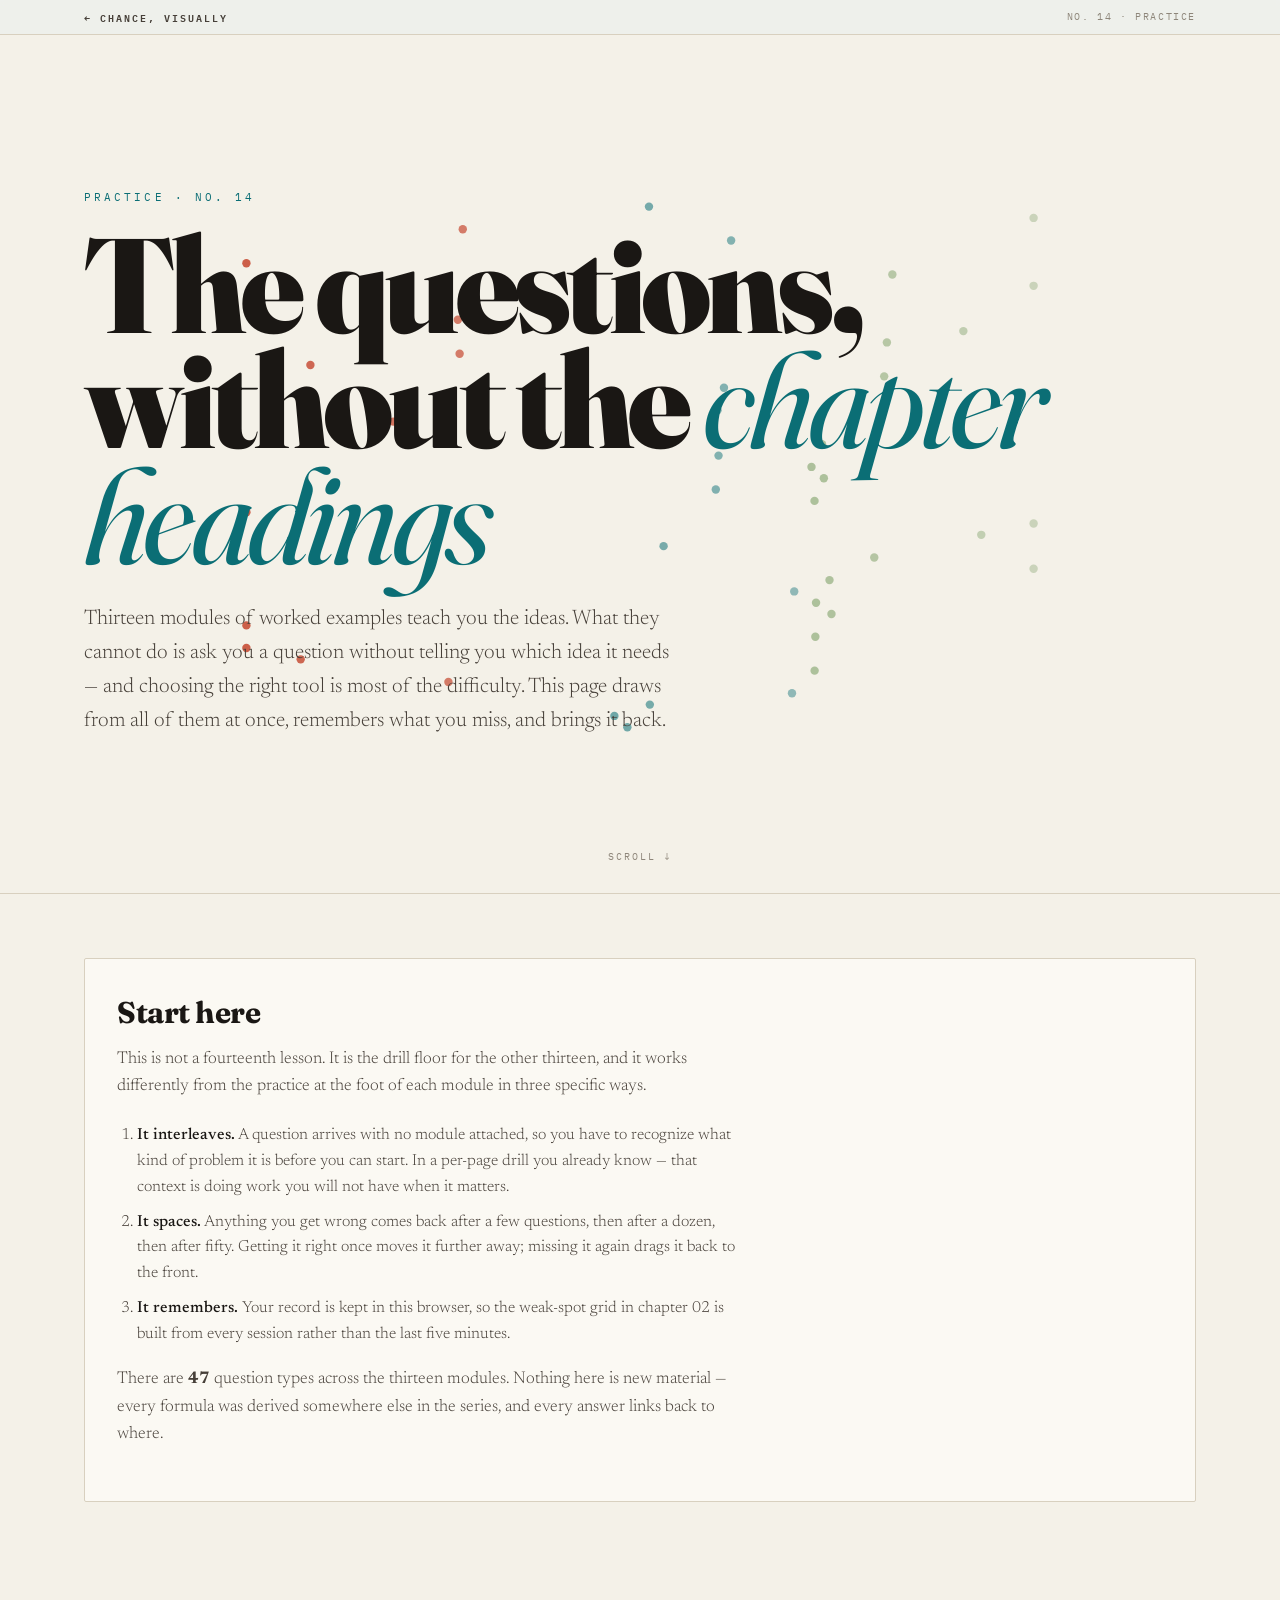
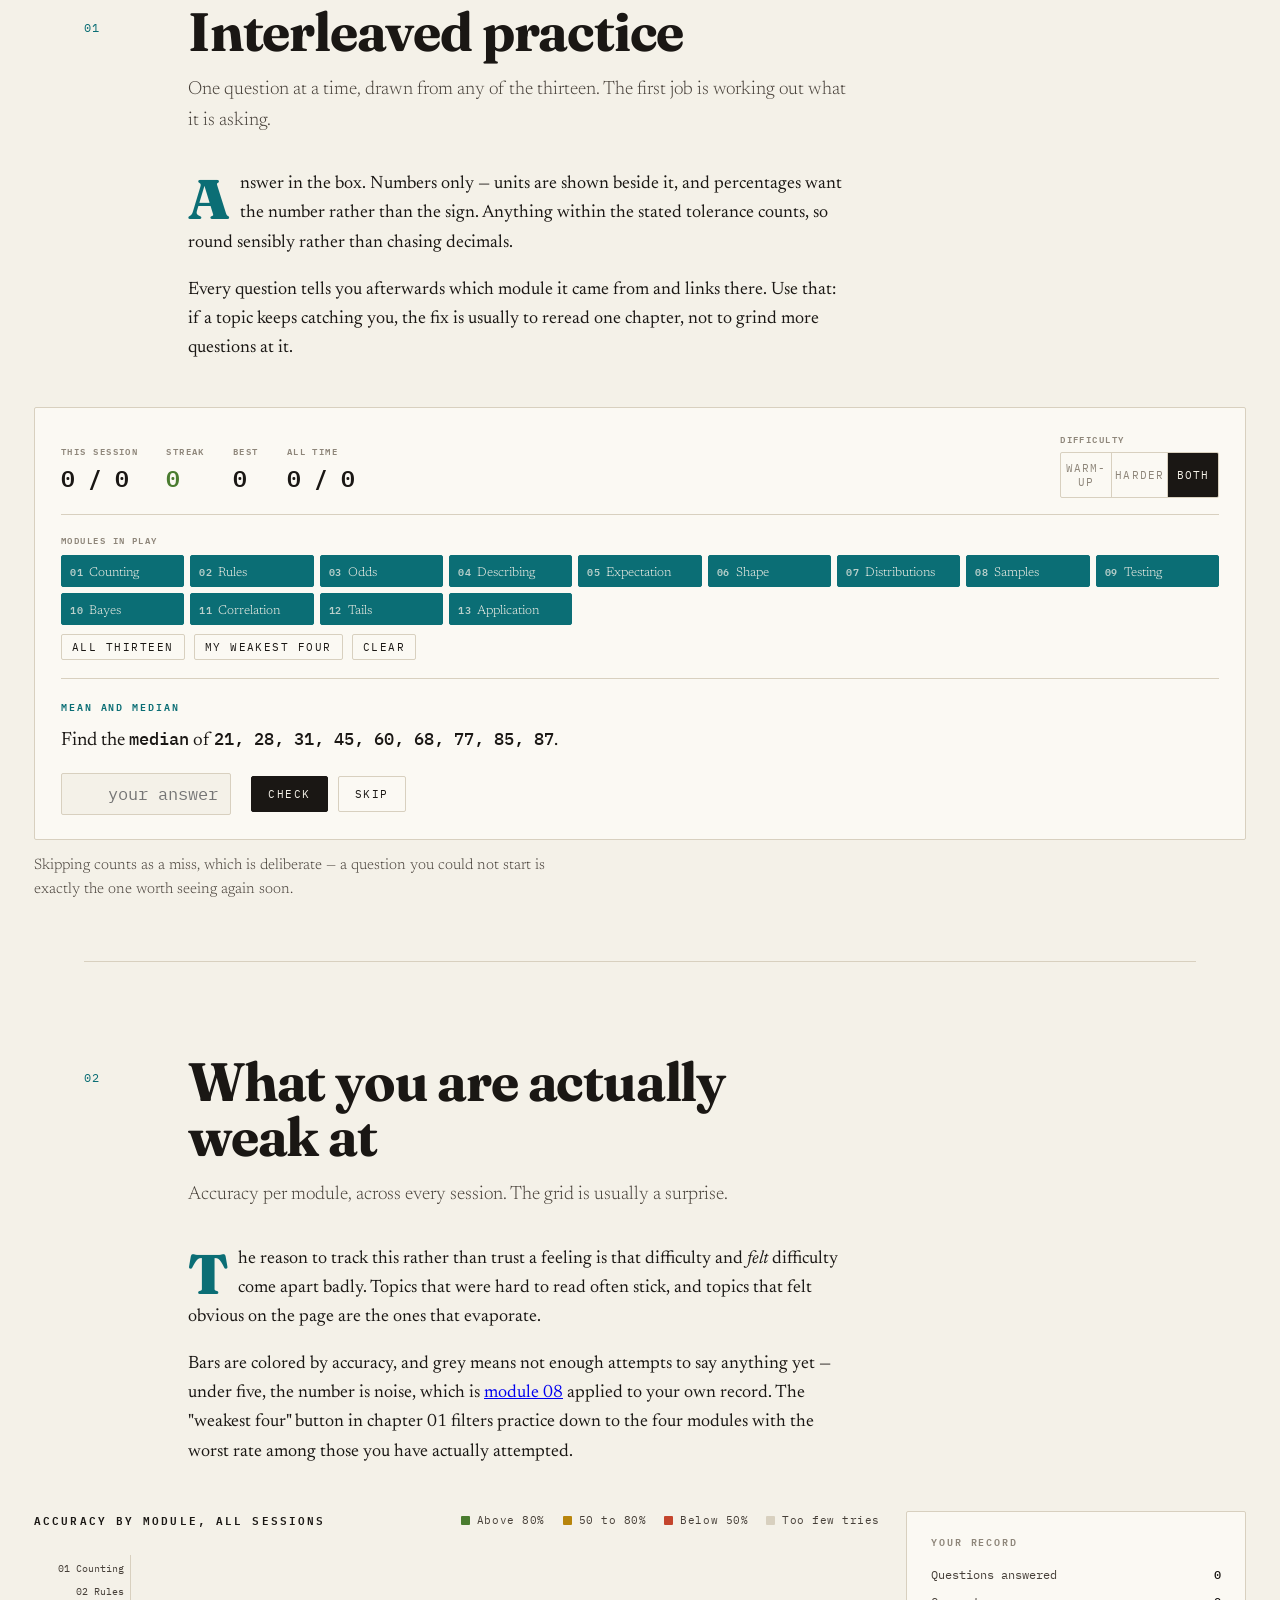
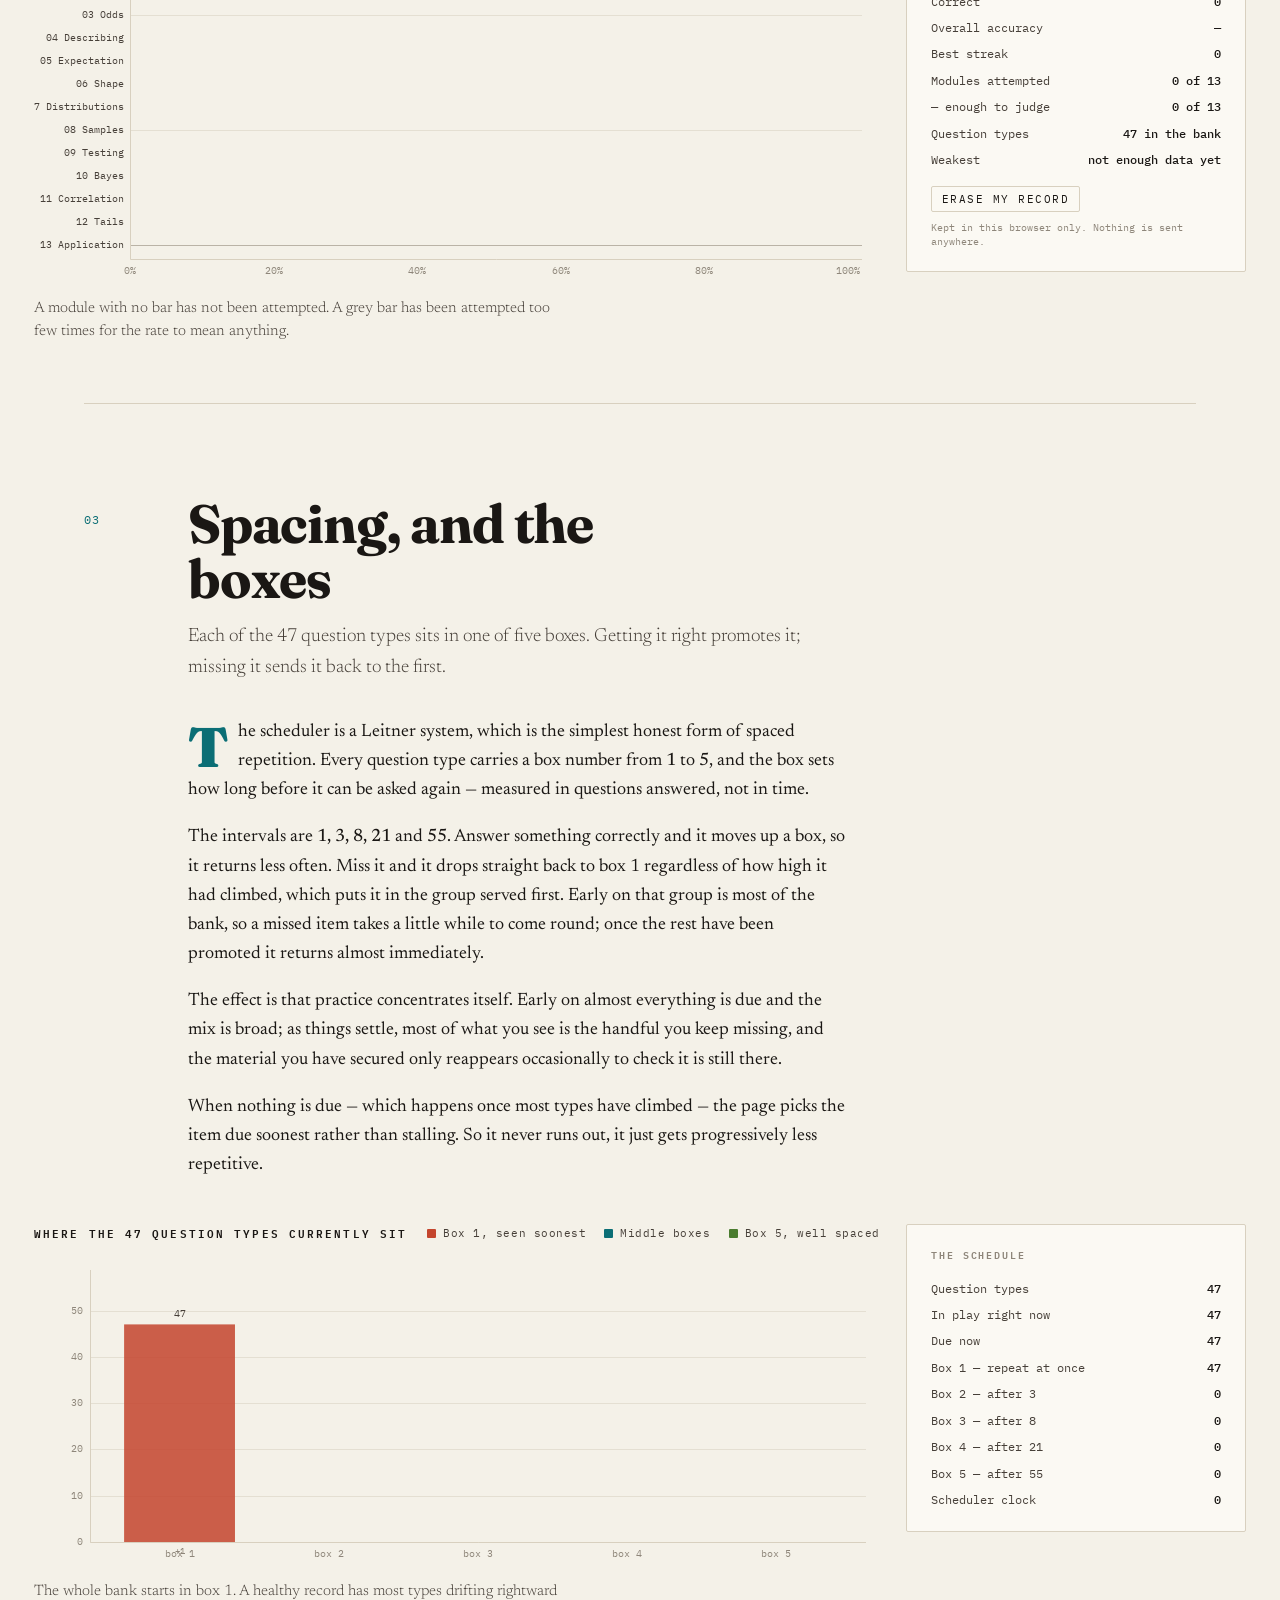
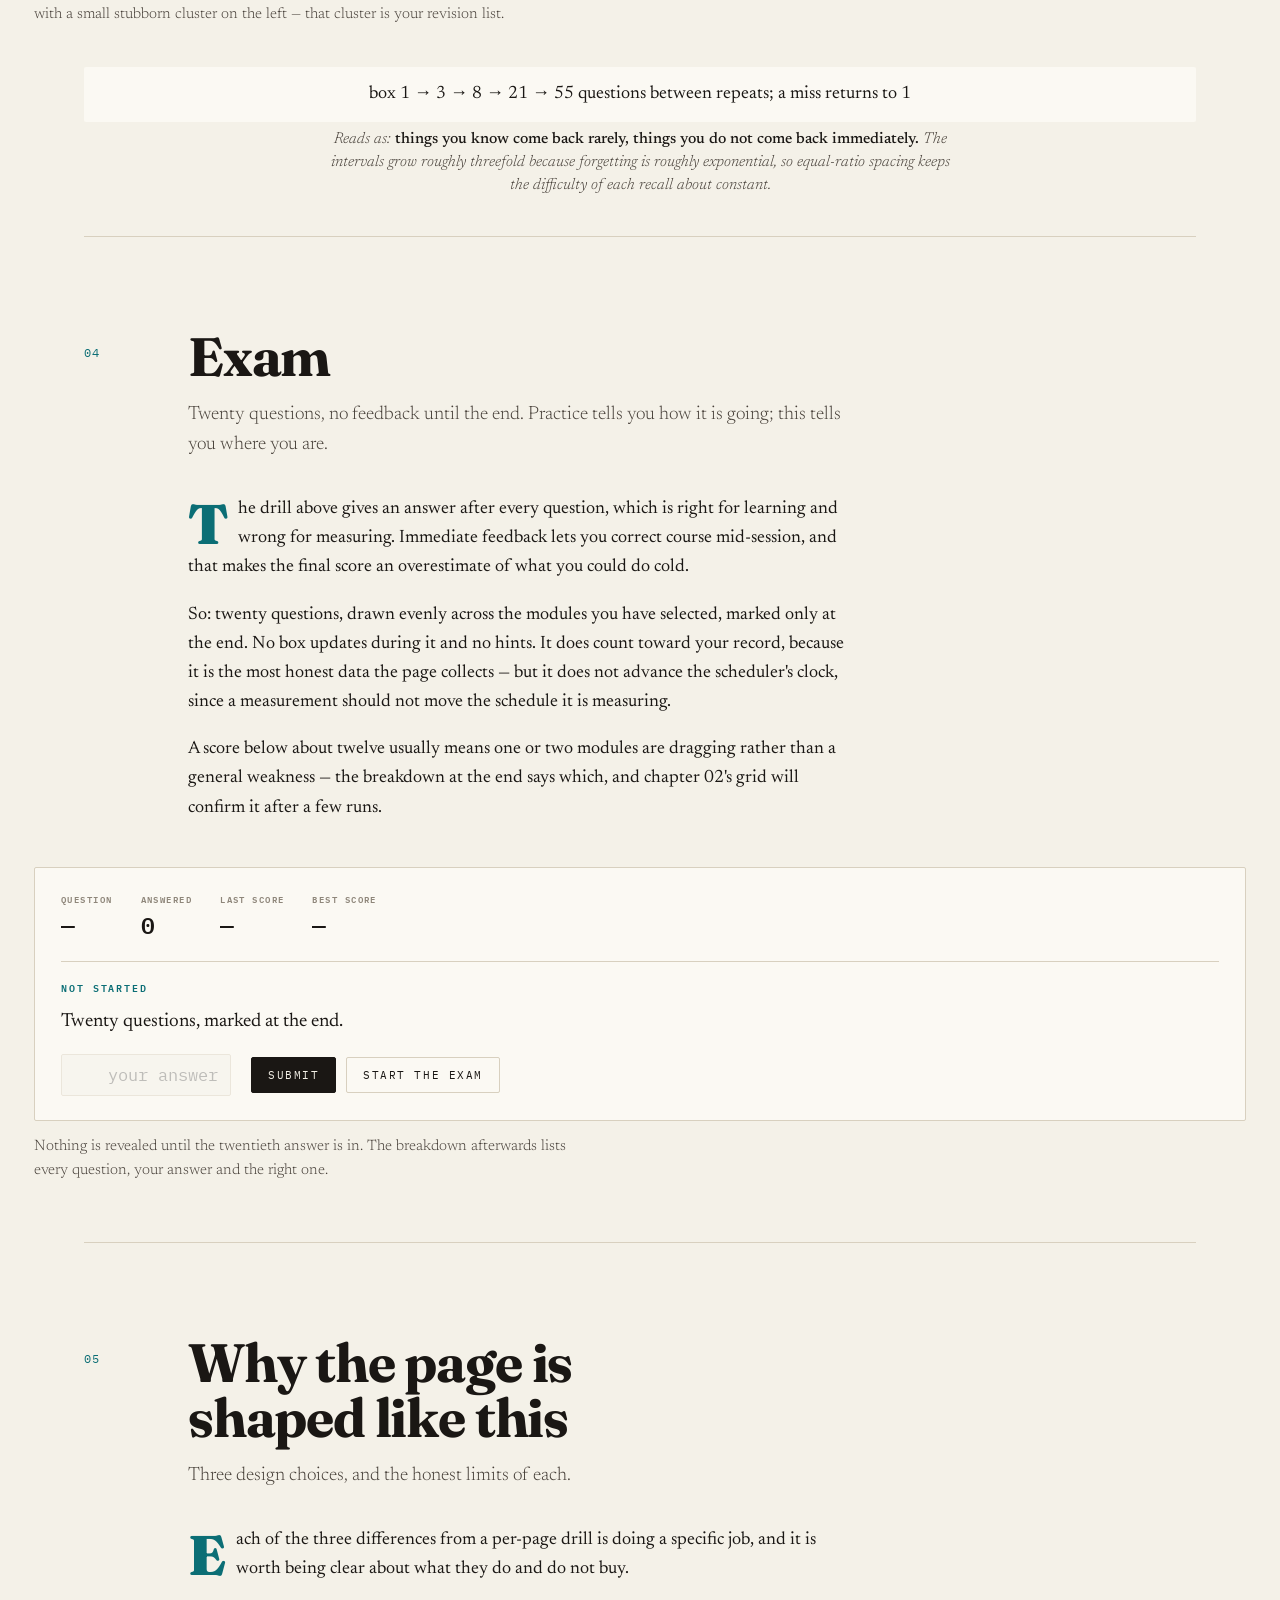
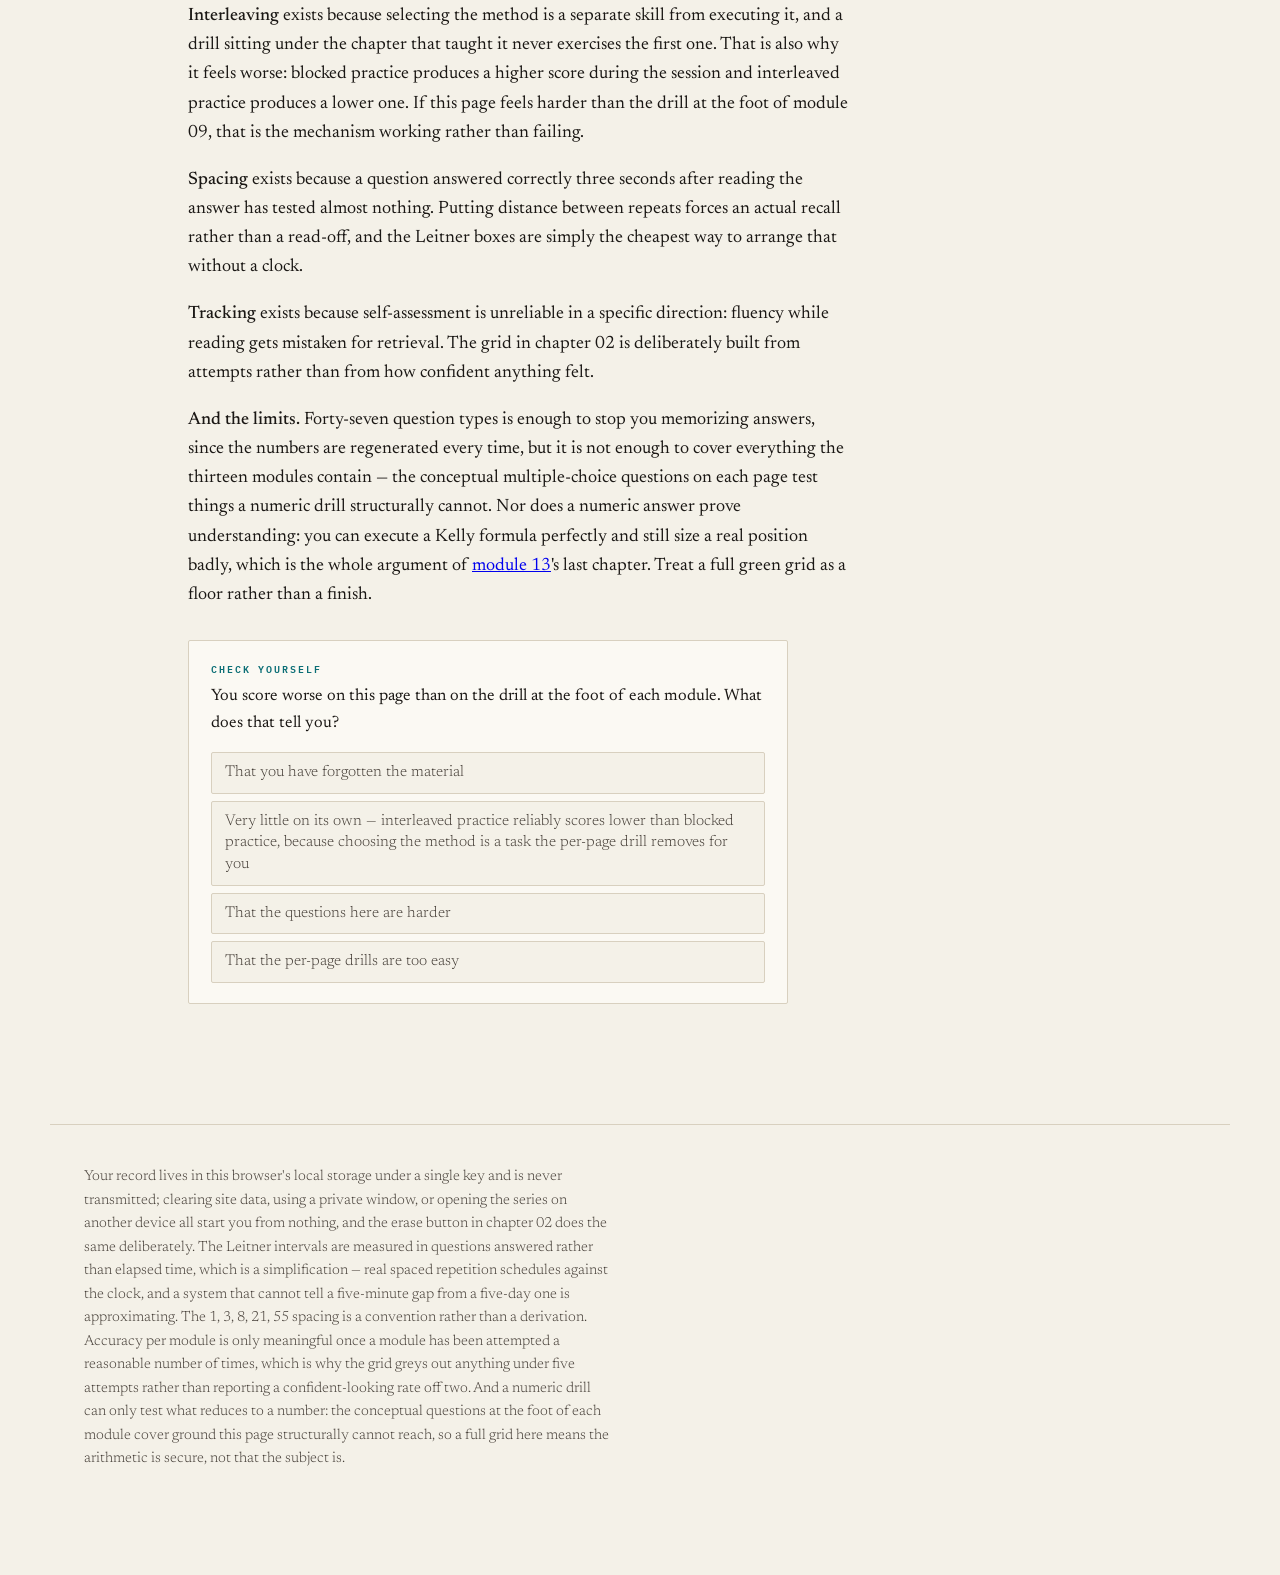
<file: docs/practice.html>
<!DOCTYPE html>
<html lang="en">
<head>
<meta charset="utf-8">
<meta name="viewport" content="width=device-width, initial-scale=1, viewport-fit=cover">
<meta name="color-scheme" content="light">
<meta name="theme-color" content="#F4F1E8">
<title>Practice — Chance, visually</title>
<meta name="description" content="The drill floor for the thirteen modules. Questions interleaved from every one of them with no chapter heading attached, spaced repetition that brings back what you miss, a record of what you are actually weak at, and a twenty-question exam marked at the end.">
<meta property="og:type" content="article">
<meta property="og:title" content="Practice — Chance, visually">
<meta property="og:description" content="The drill floor for the thirteen modules. Questions interleaved from every one of them with no chapter heading attached, spaced repetition that brings back what you miss, a record of what you are actually weak at, and a twenty-question exam marked at the end.">
<link rel="icon" href="data:image/svg+xml,<svg xmlns='http://www.w3.org/2000/svg' viewBox='0 0 32 32'><rect width='32' height='32' fill='%23F4F1E8'/><rect x='5' y='19' width='4' height='7' fill='%230B6E75'/><rect x='11' y='12' width='4' height='14' fill='%230B6E75'/><rect x='17' y='7' width='4' height='19' fill='%230B6E75'/><rect x='23' y='16' width='4' height='10' fill='%230B6E75'/></svg>">
<link rel="preconnect" href="https://fonts.googleapis.com">
<link rel="preconnect" href="https://fonts.gstatic.com" crossorigin>
<link href="https://fonts.googleapis.com/css2?family=Fraunces:opsz,wght@9..144,400;9..144,700;9..144,900&family=Newsreader:ital,opsz,wght@0,6..72,300;0,6..72,400;0,6..72,500;1,6..72,400&family=IBM+Plex+Mono:wght@400;500;600&display=swap" rel="stylesheet">
<link rel="stylesheet" href="assets/lab.css">
<link rel="stylesheet" href="assets/mobile.css">
<link rel="manifest" href="manifest.webmanifest">
<link rel="apple-touch-icon" href="icons/apple-touch-icon.png">
<meta name="apple-mobile-web-app-capable" content="yes">
<meta name="apple-mobile-web-app-status-bar-style" content="default">
<meta name="apple-mobile-web-app-title" content="Chance">
<meta name="mobile-web-app-capable" content="yes">
</head>
<body>
<header class="serieshead">
  <div class="in">
    <a class="home" href="index.html">← Chance, visually</a>
    <span class="num">No. 14 · Practice</span>
  </div>
</header>

<div class="progress" id="prog"></div>
<nav class="chapnav" id="chapnav" aria-label="Chapters">
  <a href="#c1"><span>Interleaved practice</span><i></i></a>
  <a href="#c2"><span>What you are weak at</span><i></i></a>
  <a href="#c3"><span>Spacing</span><i></i></a>
  <a href="#c4"><span>Exam</span><i></i></a>
  <a href="#c5"><span>Why this shape</span><i></i></a>
</nav>

<div class="hero">
  <canvas id="heroCv" aria-hidden="true"></canvas>
  <div class="heroInner">
    <div class="eyebrow">Practice · No. 14</div>
    <h1>The questions, without the <em>chapter headings</em></h1>
    <p class="sub">Thirteen modules of worked examples teach you the ideas. What they cannot do is ask you a question without telling you which idea it needs — and choosing the right tool is most of the difficulty. This page draws from all of them at once, remembers what you miss, and brings it back.</p>
  </div>
  <div class="scrollcue">Scroll ↓</div>
</div>

<main>

<div class="orient">
  <h2>Start here</h2>
  <p class="lede">This is not a fourteenth lesson. It is the drill floor for the other thirteen, and it works differently from the practice at the foot of each module in three specific ways.</p>
  <ol>
    <li><b>It interleaves.</b> A question arrives with no module attached, so you have to recognize what kind of problem it is before you can start. In a per-page drill you already know — that context is doing work you will not have when it matters.</li>
    <li><b>It spaces.</b> Anything you get wrong comes back after a few questions, then after a dozen, then after fifty. Getting it right once moves it further away; missing it again drags it back to the front.</li>
    <li><b>It remembers.</b> Your record is kept in this browser, so the weak-spot grid in chapter 02 is built from every session rather than the last five minutes.</li>
  </ol>
  <p class="lede" style="margin-top:18px">There are <b>47</b> question types across the thirteen modules. Nothing here is new material — every formula was derived somewhere else in the series, and every answer links back to where.</p>
</div>

<!-- ══════════ 01 ══════════ -->
<section class="chapter" id="c1">
  <div class="chead">
    <div class="cnum">01</div>
    <h2>Interleaved practice</h2>
    <p class="dek">One question at a time, drawn from any of the thirteen. The first job is working out what it is asking.</p>
  </div>

  <div class="prose">
    <p class="lead">Answer in the box. Numbers only — units are shown beside it, and percentages want the number rather than the sign. Anything within the stated tolerance counts, so round sensibly rather than chasing decimals.</p>
    <p>Every question tells you afterwards which module it came from and links there. Use that: if a topic keeps catching you, the fix is usually to reread one chapter, not to grind more questions at it.</p>
  </div>

  <figure class="bleed">
    <div class="practice" id="pr">
      <div class="prtop">
        <div class="prstats">
          <div class="c"><span class="k">This session</span><span class="v" id="pScore">0 / 0</span></div>
          <div class="c"><span class="k">Streak</span><span class="v" id="pStreak" style="color:var(--moss)">0</span></div>
          <div class="c"><span class="k">Best</span><span class="v" id="pBest">0</span></div>
          <div class="c"><span class="k">All time</span><span class="v" id="pAll">0 / 0</span></div>
        </div>
        <div class="prseg">
          <span class="k">Difficulty</span>
          <div class="seg" style="max-width:280px">
            <button id="pTierA" aria-pressed="false">Warm-up</button>
            <button id="pTierB" aria-pressed="false">Harder</button>
            <button id="pTierC" aria-pressed="true">Both</button>
          </div>
        </div>
      </div>

      <div class="modpick">
        <span class="k">Modules in play</span>
        <div class="modgrid" id="modGrid"></div>
        <div class="btnrow" style="margin-top:9px">
          <button class="act ghost sm" id="modAll">All thirteen</button>
          <button class="act ghost sm" id="modWeak">My weakest four</button>
          <button class="act ghost sm" id="modNone">Clear</button>
        </div>
      </div>

      <span class="qn" id="pKind">Question</span>
      <p class="qt" id="pText">Press start.</p>
      <div class="ansrow">
        <input type="text" inputmode="decimal" id="pInput" placeholder="your answer" aria-label="Your answer">
        <span class="unit" id="pUnit"></span>
        <button class="act" id="pSubmit">Check</button>
        <button class="act ghost" id="pSkip">Skip</button>
      </div>
      <div class="verdict">
        <div class="vd" id="pVerdict"></div>
        <div class="work" id="pWork"></div>
        <p class="src" id="pSrc"></p>
        <div class="btnrow"><button class="act" id="pNext">Next question</button></div>
      </div>
    </div>
    <figcaption>Skipping counts as a miss, which is deliberate — a question you could not start is exactly the one worth seeing again soon.</figcaption>
  </figure>
</section>

<!-- ══════════ 02 ══════════ -->
<section class="chapter" id="c2">
  <div class="chead">
    <div class="cnum">02</div>
    <h2>What you are actually weak at</h2>
    <p class="dek">Accuracy per module, across every session. The grid is usually a surprise.</p>
  </div>

  <div class="prose">
    <p class="lead">The reason to track this rather than trust a feeling is that difficulty and <em>felt</em> difficulty come apart badly. Topics that were hard to read often stick, and topics that felt obvious on the page are the ones that evaporate.</p>
    <p>Bars are colored by accuracy, and grey means not enough attempts to say anything yet — under five, the number is noise, which is <a href="sample.html">module 08</a> applied to your own record. The "weakest four" button in chapter 01 filters practice down to the four modules with the worst rate among those you have actually attempted.</p>
  </div>

  <figure class="bleed">
    <div class="split wide">
      <div>
        <div class="figtop">
          <h3>Accuracy by module, all sessions</h3>
          <span class="legend" style="margin:0">
            <span><i class="sw" style="background:var(--moss)"></i>Above 80%</span>
            <span><i class="sw" style="background:var(--ochre)"></i>50 to 80%</span>
            <span><i class="sw" style="background:var(--verm)"></i>Below 50%</span>
            <span><i class="sw" style="background:var(--hair)"></i>Too few tries</span>
          </span>
        </div>
        <canvas id="cv2" height="330"></canvas>
      </div>
      <div class="rail panel">
        <h4>Your record</h4>
        <div class="kv" id="kv2"></div>
        <div class="btnrow" style="margin-top:16px">
          <button class="act ghost sm" id="wipe">Erase my record</button>
        </div>
        <p class="tiny" id="wipeNote">Kept in this browser only. Nothing is sent anywhere.</p>
      </div>
    </div>
    <figcaption>A module with no bar has not been attempted. A grey bar has been attempted too few times for the rate to mean anything.</figcaption>
  </figure>
</section>

<!-- ══════════ 03 ══════════ -->
<section class="chapter" id="c3">
  <div class="chead">
    <div class="cnum">03</div>
    <h2>Spacing, and the boxes</h2>
    <p class="dek">Each of the 47 question types sits in one of five boxes. Getting it right promotes it; missing it sends it back to the first.</p>
  </div>

  <div class="prose">
    <p class="lead">The scheduler is a Leitner system, which is the simplest honest form of spaced repetition. Every question type carries a box number from <b>1</b> to <b>5</b>, and the box sets how long before it can be asked again — measured in questions answered, not in time.</p>
    <p>The intervals are <b>1, 3, 8, 21</b> and <b>55</b>. Answer something correctly and it moves up a box, so it returns less often. Miss it and it drops straight back to box 1 regardless of how high it had climbed, which puts it in the group served first. Early on that group is most of the bank, so a missed item takes a little while to come round; once the rest have been promoted it returns almost immediately.</p>
    <p>The effect is that practice concentrates itself. Early on almost everything is due and the mix is broad; as things settle, most of what you see is the handful you keep missing, and the material you have secured only reappears occasionally to check it is still there.</p>
    <p>When nothing is due — which happens once most types have climbed — the page picks the item due soonest rather than stalling. So it never runs out, it just gets progressively less repetitive.</p>
  </div>

  <figure class="bleed">
    <div class="split wide">
      <div>
        <div class="figtop">
          <h3>Where the 47 question types currently sit</h3>
          <span class="legend" style="margin:0">
            <span><i class="sw" style="background:var(--verm)"></i>Box 1, seen soonest</span>
            <span><i class="sw" style="background:var(--blue)"></i>Middle boxes</span>
            <span><i class="sw" style="background:var(--moss)"></i>Box 5, well spaced</span>
          </span>
        </div>
        <canvas id="cv3" height="300"></canvas>
      </div>
      <div class="rail panel">
        <h4>The schedule</h4>
        <div class="kv" id="kv3"></div>
      </div>
    </div>
    <figcaption>The whole bank starts in box 1. A healthy record has most types drifting rightward with a small stubborn cluster on the left — that cluster is your revision list.</figcaption>
  </figure>

  <div class="mline">box 1 → 3 → 8 → 21 → 55 questions between repeats;  a miss returns to 1</div>
  <p class="mread">Reads as: <b>things you know come back rarely, things you do not come back immediately.</b> The intervals grow roughly threefold because forgetting is roughly exponential, so equal-ratio spacing keeps the difficulty of each recall about constant.</p>
</section>

<!-- ══════════ 04 ══════════ -->
<section class="chapter" id="c4">
  <div class="chead">
    <div class="cnum">04</div>
    <h2>Exam</h2>
    <p class="dek">Twenty questions, no feedback until the end. Practice tells you how it is going; this tells you where you are.</p>
  </div>

  <div class="prose">
    <p class="lead">The drill above gives an answer after every question, which is right for learning and wrong for measuring. Immediate feedback lets you correct course mid-session, and that makes the final score an overestimate of what you could do cold.</p>
    <p>So: twenty questions, drawn evenly across the modules you have selected, marked only at the end. No box updates during it and no hints. It does count toward your record, because it is the most honest data the page collects — but it does not advance the scheduler's clock, since a measurement should not move the schedule it is measuring.</p>
    <p>A score below about twelve usually means one or two modules are dragging rather than a general weakness — the breakdown at the end says which, and chapter 02's grid will confirm it after a few runs.</p>
  </div>

  <figure class="bleed">
    <div class="practice" id="ex">
      <div class="prtop">
        <div class="prstats">
          <div class="c"><span class="k">Question</span><span class="v" id="exN">—</span></div>
          <div class="c"><span class="k">Answered</span><span class="v" id="exDone">0</span></div>
          <div class="c"><span class="k">Last score</span><span class="v" id="exLast">—</span></div>
          <div class="c"><span class="k">Best score</span><span class="v" id="exBest">—</span></div>
        </div>
      </div>
      <span class="qn" id="exKind">Not started</span>
      <p class="qt" id="exText">Twenty questions, marked at the end.</p>
      <div class="ansrow">
        <input type="text" inputmode="decimal" id="exInput" placeholder="your answer" aria-label="Your answer" disabled>
        <span class="unit" id="exUnit"></span>
        <button class="act" id="exSubmit" disabled>Submit</button>
        <button class="act ghost" id="exStart">Start the exam</button>
      </div>
      <div class="verdict">
        <div class="vd" id="exVerdict"></div>
        <div class="work" id="exWork"></div>
      </div>
    </div>
    <figcaption>Nothing is revealed until the twentieth answer is in. The breakdown afterwards lists every question, your answer and the right one.</figcaption>
  </figure>
</section>

<!-- ══════════ 05 ══════════ -->
<section class="chapter" id="c5">
  <div class="chead">
    <div class="cnum">05</div>
    <h2>Why the page is shaped like this</h2>
    <p class="dek">Three design choices, and the honest limits of each.</p>
  </div>

  <div class="prose">
    <p class="lead">Each of the three differences from a per-page drill is doing a specific job, and it is worth being clear about what they do and do not buy.</p>
    <p><b>Interleaving</b> exists because selecting the method is a separate skill from executing it, and a drill sitting under the chapter that taught it never exercises the first one. That is also why it feels worse: blocked practice produces a higher score during the session and interleaved practice produces a lower one. If this page feels harder than the drill at the foot of module 09, that is the mechanism working rather than failing.</p>
    <p><b>Spacing</b> exists because a question answered correctly three seconds after reading the answer has tested almost nothing. Putting distance between repeats forces an actual recall rather than a read-off, and the Leitner boxes are simply the cheapest way to arrange that without a clock.</p>
    <p><b>Tracking</b> exists because self-assessment is unreliable in a specific direction: fluency while reading gets mistaken for retrieval. The grid in chapter 02 is deliberately built from attempts rather than from how confident anything felt.</p>
    <p><b>And the limits.</b> Forty-seven question types is enough to stop you memorizing answers, since the numbers are regenerated every time, but it is not enough to cover everything the thirteen modules contain — the conceptual multiple-choice questions on each page test things a numeric drill structurally cannot. Nor does a numeric answer prove understanding: you can execute a Kelly formula perfectly and still size a real position badly, which is the whole argument of <a href="bet.html">module 13</a>'s last chapter. Treat a full green grid as a floor rather than a finish.</p>
  </div>

  <div class="check">
    <span class="lab">Check yourself</span>
    <p class="q">You score worse on this page than on the drill at the foot of each module. What does that tell you?</p>
    <div class="opts">
      <button>That you have forgotten the material</button>
      <button data-ok="1">Very little on its own — interleaved practice reliably scores lower than blocked practice, because choosing the method is a task the per-page drill removes for you</button>
      <button>That the questions here are harder</button>
      <button>That the per-page drills are too easy</button>
    </div>
    <div class="ans"><b>The gap is expected and is roughly the point.</b> The questions are drawn from the same formulas; what changed is that nothing tells you which one applies. A score that falls when the module label is removed is a precise measurement of how much of your performance was riding on that label.</div>
  </div>
</section>

</main>

<footer>
  <p class="n">Your record lives in this browser's local storage under a single key and is never transmitted; clearing site data, using a private window, or opening the series on another device all start you from nothing, and the erase button in chapter 02 does the same deliberately. The Leitner intervals are measured in questions answered rather than elapsed time, which is a simplification — real spaced repetition schedules against the clock, and a system that cannot tell a five-minute gap from a five-day one is approximating. The 1, 3, 8, 21, 55 spacing is a convention rather than a derivation. Accuracy per module is only meaningful once a module has been attempted a reasonable number of times, which is why the grid greys out anything under five attempts rather than reporting a confident-looking rate off two. And a numeric drill can only test what reduces to a number: the conceptual questions at the foot of each module cover ground this page structurally cannot reach, so a full grid here means the arithmetic is secure, not that the subject is.</p>
</footer>

<script src="assets/lab.js"></script>
<script src="assets/stats.js"></script>
<script src="assets/bank.js"></script>
<script src="assets/pwa.js" defer></script>
<script>
"use strict";

/* line() takes arrays, not a function — passing one draws nothing at all. */
function curve(o, f, col, w, dash) {
  const n = 260, xs = [], ys = [];
  for (let i = 0; i <= n; i++) {
    const x = o.x0 + (o.x1 - o.x0) * i / n;
    xs.push(x); ys.push(f(x));
  }
  line(o, xs, ys, col, w, dash);
}

/* ── the record ──────────────────────────────────────────────────────────
   One localStorage key. Every read and write is wrapped, because a private
   window throws on access rather than returning null and an unguarded read
   would take the whole page down. */
const KEY = "chance-practice-v1";
const BOXES = [0, 1, 3, 8, 21, 55];      /* interval by box, 1..5 */
const MINTRIES = 5;                      /* below this an accuracy rate is noise */

function blankRecord() {
  const g = {};
  BANK.forEach(b => { g[b.id] = { seen: 0, right: 0, box: 1, due: 0 }; });
  return { gen: g, answered: 0, bestStreak: 0, examBest: null, examLast: null };
}
function loadRecord() {
  let r = null;
  try {
    const raw = localStorage.getItem(KEY);
    if (raw) r = JSON.parse(raw);
  } catch (e) { r = null; }
  if (!r || !r.gen) r = blankRecord();
  /* the bank can grow between visits; anything new starts in box 1 */
  BANK.forEach(b => {
    if (!r.gen[b.id]) r.gen[b.id] = { seen: 0, right: 0, box: 1, due: 0 };
  });
  if (typeof r.answered !== "number") r.answered = 0;
  return r;
}
function saveRecord(r) {
  try { localStorage.setItem(KEY, JSON.stringify(r)); }
  catch (e) { /* private mode, or full — the session still works, it just forgets */ }
}
let REC = loadRecord();

/* ── per-module rollup, which is what the grid draws ─────────────────── */
function byModule(rec) {
  const out = {};
  for (let m = 1; m <= 13; m++) out[m] = { seen: 0, right: 0, name: MODNAME[m], mod: m };
  BANK.forEach(b => {
    const g = rec.gen[b.id];
    if (!g) return;
    out[b.mod].seen += g.seen; out[b.mod].right += g.right;
  });
  for (let m = 1; m <= 13; m++) {
    const o = out[m];
    o.rate = o.seen ? o.right / o.seen : NaN;
    o.enough = o.seen >= MINTRIES;
  }
  return out;
}
/* the four worst modules among those actually attempted enough to judge */
function weakest(rec, k) {
  const by = byModule(rec);
  const list = [];
  for (let m = 1; m <= 13; m++) if (by[m].enough) list.push(by[m]);
  list.sort((a, b) => a.rate - b.rate);
  return list.slice(0, k || 4).map(o => o.mod);
}
const boxCounts = rec => {
  const c = [0, 0, 0, 0, 0, 0];
  BANK.forEach(b => { const g = rec.gen[b.id]; c[Math.max(1, Math.min(5, g.box))]++; });
  return c;
};

/* ── selection: interleaved, and spaced by the Leitner boxes ─────────── */
function eligible(mods, tier) {
  return BANK.filter(b => mods.indexOf(b.mod) >= 0 && (tier === 0 || b.tier === tier));
}
function chooseNext(rec, mods, tier) {
  const pool = eligible(mods, tier);
  if (!pool.length) return null;
  const due = pool.filter(b => rec.gen[b.id].due <= rec.answered);
  if (due.length) {
    /* among the due, prefer the lowest box — the things being missed */
    let lo = 99;
    due.forEach(b => { if (rec.gen[b.id].box < lo) lo = rec.gen[b.id].box; });
    const front = due.filter(b => rec.gen[b.id].box === lo);
    return front[Math.floor(Math.random() * front.length)];
  }
  /* nothing due: take whatever comes up soonest, so the page never stalls */
  let best = pool[0];
  pool.forEach(b => { if (rec.gen[b.id].due < rec.gen[best.id].due) best = b; });
  return best;
}
function grade(rec, id, ok) {
  const g = rec.gen[id];
  g.seen++;
  if (ok) { g.right++; g.box = Math.min(5, g.box + 1); }
  else g.box = 1;
  rec.answered++;
  g.due = rec.answered + BOXES[g.box];
  saveRecord(rec);
}

/* ══════════ hero ══════════ */
(function () {
  const cv = document.getElementById("heroCv"); let w, h, g, raf, t0 = 0;
  function size() {
    const dpr = window.devicePixelRatio || 1;
    w = cv.clientWidth; h = cv.clientHeight; cv.width = w * dpr; cv.height = h * dpr;
    g = cv.getContext("2d"); g.setTransform(dpr, 0, 0, dpr, 0, 0);
  }
  /* forty-seven dots shuffling between five columns */
  const N = BANK.length, seedR = rng(4711), home = [];
  for (let i = 0; i < N; i++) home.push(1 + Math.floor(seedR() * 5));
  function draw(ph) {
    g.fillStyle = C("--chalk"); g.fillRect(0, 0, w, h);
    const cols = 5, cw = w / (cols + 1.4);
    for (let i = 0; i < N; i++) {
      const drift = Math.sin(ph * 0.7 + i * 0.9);
      const b = Math.max(0.6, Math.min(5.4, home[i] + drift * 1.1));
      const x = w / 2 + (b - 3) * cw * 0.82;
      const y = h * (0.20 + 0.62 * ((i * 13) % N) / N);
      const t = (b - 1) / 4;
      g.globalAlpha = 0.30 + 0.5 * (1 - t);
      g.fillStyle = C(t < 0.25 ? "--verm" : t > 0.75 ? "--moss" : "--blue");
      g.beginPath(); g.arc(x, y, 4.2, 0, 6.2832); g.fill();
    }
    g.globalAlpha = 1;
  }
  function tick(t) { if (!t0) t0 = t; draw((t - t0) / 1100); raf = requestAnimationFrame(tick); }
  window.drawHero = function () {
    size(); if (RM) { draw(1.1); return; }
    if (raf) cancelAnimationFrame(raf); t0 = 0; raf = requestAnimationFrame(tick);
  };
})();

/* ══════════ 01 — the interleaved drill ══════════ */
let MODS = [];
for (let m = 1; m <= 13; m++) MODS.push(m);
let TIER = 0;                              /* 0 = both */

(function () {
  const E = id => document.getElementById(id);
  let cur = null, curGen = null, sc = 0, asked = 0, streak = 0;

  /* the module toggles */
  const grid = E("modGrid");
  function paintGrid() {
    grid.innerHTML = "";
    for (let m = 1; m <= 13; m++) {
      const b = document.createElement("button");
      b.className = "modbtn" + (MODS.indexOf(m) >= 0 ? " on" : "");
      b.innerHTML = "<span class='mn'>" + (m < 10 ? "0" + m : m) + "</span>" +
        "<span class='ml'>" + MODNAME[m] + "</span>";
      b.setAttribute("aria-pressed", MODS.indexOf(m) >= 0 ? "true" : "false");
      b.addEventListener("click", () => {
        const i = MODS.indexOf(m);
        if (i >= 0) { if (MODS.length > 1) MODS.splice(i, 1); }
        else MODS.push(m);
        paintGrid(); draw2(); draw3();
      });
      grid.appendChild(b);
    }
  }
  paintGrid();
  E("modAll").addEventListener("click", () => {
    MODS = []; for (let m = 1; m <= 13; m++) MODS.push(m);
    paintGrid(); draw2(); draw3();
  });
  E("modNone").addEventListener("click", () => { MODS = [1]; paintGrid(); draw2(); draw3(); });
  E("modWeak").addEventListener("click", () => {
    const w = weakest(REC, 4);
    if (w.length) { MODS = w.slice(); paintGrid(); draw2(); draw3(); }
  });

  /* difficulty */
  const tierBtns = { 1: E("pTierA"), 2: E("pTierB"), 0: E("pTierC") };
  function setTier(t) {
    TIER = t;
    Object.keys(tierBtns).forEach(k => {
      tierBtns[k].setAttribute("aria-pressed", Number(k) === t ? "true" : "false");
    });
  }
  E("pTierA").addEventListener("click", () => { setTier(1); next(); });
  E("pTierB").addEventListener("click", () => { setTier(2); next(); });
  E("pTierC").addEventListener("click", () => { setTier(0); next(); });

  function allTime() {
    let s = 0, r = 0;
    BANK.forEach(b => { const g = REC.gen[b.id]; s += g.seen; r += g.right; });
    return { seen: s, right: r };
  }
  function paintStats() {
    E("pScore").textContent = sc + " / " + asked;
    E("pStreak").textContent = String(streak);
    E("pBest").textContent = String(REC.bestStreak || 0);
    const a = allTime();
    E("pAll").textContent = a.right + " / " + a.seen;
  }
  paintStats();

  function next() {
    curGen = chooseNext(REC, MODS, TIER);
    if (!curGen) { E("pText").textContent = "No modules selected."; return; }
    cur = curGen.gen(Math.random);
    E("pKind").textContent = curGen.topic;
    E("pText").innerHTML = cur.q;
    E("pUnit").textContent = curGen.unit || "";
    E("pInput").value = "";
    E("pr").classList.remove("done");
    focusSoft(E("pInput"), E("pr"));
  }
  function settle(ok) {
    const g = REC.gen[curGen.id];
    grade(REC, curGen.id, ok);
    if (ok) { sc++; streak++; if (streak > (REC.bestStreak || 0)) { REC.bestStreak = streak; saveRecord(REC); } }
    else streak = 0;
    asked++;
    E("pVerdict").textContent = ok ? "CORRECT"
      : ("NOT QUITE — the answer is " +
        (Math.abs(cur.a) >= 1000 ? Math.round(cur.a).toLocaleString() : cur.a.toFixed(4)));
    E("pVerdict").className = "vd " + (ok ? "ok" : "no");
    E("pWork").innerHTML = cur.w;
    E("pSrc").innerHTML = "From <a href='" + MODFILE[curGen.mod] + "'>module " +
      (curGen.mod < 10 ? "0" + curGen.mod : curGen.mod) + " · " + MODNAME[curGen.mod] +
      "</a> — now in box " + g.box + ", back in " + BOXES[g.box] + " question" +
      (BOXES[g.box] === 1 ? "" : "s") + ".";
    E("pr").classList.add("done");
    paintStats(); draw2(); draw3();
  }
  function submit() {
    if (!cur || E("pr").classList.contains("done")) return;
    const raw = parseFloat(String(E("pInput").value).replace(/[$,%\s]/g, ""));
    settle(isFinite(raw) && Math.abs(raw - cur.a) <= cur.tol);
  }
  E("pSubmit").addEventListener("click", submit);
  E("pInput").addEventListener("keydown", e => { if (e.key === "Enter") submit(); });
  E("pNext").addEventListener("click", next);
  E("pSkip").addEventListener("click", () => { if (cur && !E("pr").classList.contains("done")) settle(false); });
  window.drawDrill = next;
  window.__practice = { chooseNext: chooseNext, grade: grade, eligible: eligible,
    weakest: weakest, byModule: byModule, boxCounts: boxCounts,
    blankRecord: blankRecord, BOXES: BOXES, MINTRIES: MINTRIES };
})();

/* ══════════ 02 — the mastery grid ══════════ */
(function () {
  window.draw2 = draw;
  document.getElementById("wipe").addEventListener("click", () => {
    REC = blankRecord(); saveRecord(REC);
    document.getElementById("wipeNote").textContent = "Record erased.";
    draw(); draw3();
  });
  function draw() {
    const by = byModule(REC);
    const o = Fig(document.getElementById("cv2"),
      { h: 340, x0: 0, x1: 1.02, y0: -0.6, y1: 12.6, pad: { l: 96, r: 18, t: 12 } });
    axes(o, x => (x * 100).toFixed(0) + "%", () => "", 6, 0);
    const g = o.g;
    const bh = o.ph / 15;
    for (let m = 1; m <= 13; m++) {
      const row = by[m], y = 13 - m;
      const inPlay = MODS.indexOf(m) >= 0;
      g.fillStyle = C(inPlay ? "--ink2" : "--grey");
      g.font = "10px 'IBM Plex Mono', monospace";
      g.textAlign = "right"; g.textBaseline = "middle";
      g.fillText((m < 10 ? "0" + m : m) + " " + row.name, o.P.l - 6, o.Y(y));
      if (!row.seen) continue;
      const r = row.rate;
      const col = !row.enough ? "--hair" : r >= 0.8 ? "--moss" : r >= 0.5 ? "--ochre" : "--verm";
      g.save(); g.fillStyle = C(col); g.globalAlpha = inPlay ? 0.9 : 0.4;
      g.fillRect(o.X(0), o.Y(y) - bh / 2, o.X(r) - o.X(0), bh);
      g.restore();
      g.fillStyle = C("--ink2"); g.font = "9.5px 'IBM Plex Mono', monospace";
      g.textAlign = "left"; g.textBaseline = "middle";
      g.fillText((r * 100).toFixed(0) + "%  (" + row.right + "/" + row.seen + ")",
        o.X(r) + 5, o.Y(y));
    }
    const a = (() => { let s = 0, r = 0; BANK.forEach(b => { s += REC.gen[b.id].seen; r += REC.gen[b.id].right; }); return { s, r }; })();
    const attempted = Object.keys(by).filter(m => by[m].seen > 0).length;
    const judged = Object.keys(by).filter(m => by[m].enough).length;
    const w = weakest(REC, 4);
    document.getElementById("kv2").innerHTML = kvHTML([
      ["Questions answered", String(a.s)],
      ["Correct", String(a.r)],
      ["Overall accuracy", a.s ? (a.r / a.s * 100).toFixed(1) + "%" : "—",
        a.s && a.r / a.s >= 0.8 ? "moss" : a.s ? "ochre" : "grey"],
      ["Best streak", String(REC.bestStreak || 0), "moss"],
      ["Modules attempted", attempted + " of 13"],
      ["— enough to judge", judged + " of 13", "grey"],
      ["Question types", BANK.length + " in the bank"],
      ["Weakest", w.length ? w.map(m => MODNAME[m]).join(", ") : "not enough data yet",
        w.length ? "verm" : "grey"]
    ]);
  }
})();

/* ══════════ 03 — the boxes ══════════ */
(function () {
  window.draw3 = draw;
  function draw() {
    const c = boxCounts(REC);
    const top = Math.max.apply(null, c.slice(1)) * 1.25 || 10;
    const o = Fig(document.getElementById("cv3"),
      { h: 310, x0: 0.4, x1: 5.6, y0: 0, y1: top, pad: { l: 56, r: 14, t: 14 } });
    axes(o, x => "box " + Math.round(x), y => y.toFixed(0), 5, 5);
    const g = o.g, bw = o.pw / 7;
    for (let b = 1; b <= 5; b++) {
      const v = c[b];
      if (!v) continue;
      const col = b === 1 ? "--verm" : b === 5 ? "--moss" : "--blue";
      g.save(); g.fillStyle = C(col); g.globalAlpha = 0.85;
      g.fillRect(o.X(b) - bw / 2, o.Y(v), bw, o.Y(0) - o.Y(v));
      g.restore();
      g.fillStyle = C("--ink2"); g.font = "10px 'IBM Plex Mono', monospace";
      g.textAlign = "center"; g.textBaseline = "bottom";
      g.fillText(String(v), o.X(b), o.Y(v) - 5);
      g.fillStyle = C("--grey"); g.font = "9px 'IBM Plex Mono', monospace";
      g.fillText("+" + BOXES[b], o.X(b), o.Y(0) + 14);
    }
    const dueNow = BANK.filter(b => REC.gen[b.id].due <= REC.answered).length;
    const inPlay = eligible(MODS, TIER).length;
    document.getElementById("kv3").innerHTML = kvHTML([
      ["Question types", String(BANK.length)],
      ["In play right now", String(inPlay), "blue"],
      ["Due now", String(dueNow), dueNow ? "verm" : "moss"],
      ["Box 1 — repeat at once", String(c[1]), "verm"],
      ["Box 2 — after 3", String(c[2])],
      ["Box 3 — after 8", String(c[3])],
      ["Box 4 — after 21", String(c[4])],
      ["Box 5 — after 55", String(c[5]), "moss"],
      /* NOT the same total as the record panel: an exam adds to seen and
         right but deliberately does not advance this clock, because a
         measurement should not move the schedule it is measuring. */
      ["Scheduler clock", String(REC.answered), "grey"]
    ]);
  }
})();

/* ══════════ 04 — the exam ══════════ */
(function () {
  const E = id => document.getElementById(id);
  const LEN = 20;
  let queue = [], idx = 0, answers = [], running = false;

  function paint() {
    E("exN").textContent = running ? (idx + 1) + " / " + LEN : "—";
    E("exDone").textContent = String(answers.length);
    E("exLast").textContent = REC.examLast === null ? "—" : REC.examLast + " / " + LEN;
    E("exBest").textContent = REC.examBest === null ? "—" : REC.examBest + " / " + LEN;
  }
  paint();

  function build() {
    /* spread evenly over the selected modules rather than sampling the bank
       uniformly, so one crowded module cannot dominate the paper */
    const pool = eligible(MODS, TIER);
    const byMod = {};
    pool.forEach(b => { (byMod[b.mod] = byMod[b.mod] || []).push(b); });
    const mods = Object.keys(byMod);
    const out = [];
    let i = 0;
    while (out.length < LEN && mods.length) {
      const m = mods[i % mods.length];
      const list = byMod[m];
      out.push(list[Math.floor(Math.random() * list.length)]);
      i++;
    }
    return out;
  }
  function start() {
    queue = build();
    if (!queue.length) { E("exText").textContent = "Select at least one module first."; return; }
    idx = 0; answers = []; running = true;
    E("exInput").disabled = false; E("exSubmit").disabled = false;
    E("exStart").textContent = "Abandon";
    E("ex").classList.remove("done");
    show();
    paint();
  }
  function show() {
    const g = queue[idx];
    const q = g.gen(Math.random);
    queue[idx] = { gen: g, q: q };
    E("exKind").textContent = "Question " + (idx + 1) + " of " + LEN;
    E("exText").innerHTML = q.q;
    E("exUnit").textContent = g.unit || "";
    E("exInput").value = "";
    focusSoft(E("exInput"), E("ex"));
  }
  function submit() {
    if (!running) return;
    const item = queue[idx];
    const raw = parseFloat(String(E("exInput").value).replace(/[$,%\s]/g, ""));
    const ok = isFinite(raw) && Math.abs(raw - item.q.a) <= item.q.tol;
    answers.push({ gen: item.gen, q: item.q, given: raw, ok: ok });
    idx++;
    paint();
    if (idx >= LEN) finish(); else show();
  }
  function finish() {
    running = false;
    E("exInput").disabled = true; E("exSubmit").disabled = true;
    E("exStart").textContent = "Take it again";
    const score = answers.filter(a => a.ok).length;
    REC.examLast = score;
    if (REC.examBest === null || score > REC.examBest) REC.examBest = score;
    /* an exam counts toward the record, but does not disturb the boxes —
       it is a measurement, and measuring should not move what it measures */
    answers.forEach(a => {
      const g = REC.gen[a.gen.id];
      g.seen++; if (a.ok) g.right++;
    });
    saveRecord(REC);
    const byMod = {};
    answers.forEach(a => {
      const k = a.gen.mod;
      byMod[k] = byMod[k] || { right: 0, seen: 0 };
      byMod[k].seen++; if (a.ok) byMod[k].right++;
    });
    const worst = Object.keys(byMod)
      .filter(m => byMod[m].right < byMod[m].seen)
      .sort((a, b) => (byMod[a].right / byMod[a].seen) - (byMod[b].right / byMod[b].seen));
    E("exKind").textContent = "Finished";
    E("exText").innerHTML = "<b>" + score + " out of " + LEN + "</b>" +
      (worst.length ? " — the misses were in " +
        worst.slice(0, 3).map(m => MODNAME[m]).join(", ") + "." : " — a clean sheet.");
    E("exVerdict").textContent = score >= 16 ? "STRONG" : score >= 12 ? "SOLID" : "MORE PRACTICE";
    E("exVerdict").className = "vd " + (score >= 12 ? "ok" : "no");
    E("exWork").innerHTML = "<table class='extab'><tr><th>#</th><th>Topic</th>" +
      "<th>You</th><th>Answer</th></tr>" +
      answers.map((a, i) => "<tr class='" + (a.ok ? "y" : "n") + "'><td>" + (i + 1) +
        "</td><td>" + a.gen.topic + "</td><td>" +
        (isFinite(a.given) ? a.given : "—") + "</td><td>" +
        (Math.abs(a.q.a) >= 1000 ? Math.round(a.q.a).toLocaleString() : a.q.a.toFixed(3)) +
        "</td></tr>").join("") + "</table>";
    E("ex").classList.add("done");
    paint(); draw2(); draw3();
  }
  E("exStart").addEventListener("click", () => {
    if (running) {
      running = false;
      E("exInput").disabled = true; E("exSubmit").disabled = true;
      E("exStart").textContent = "Start the exam";
      E("exKind").textContent = "Abandoned";
      E("exText").textContent = "Nothing recorded.";
      paint();
    } else start();
  });
  E("exSubmit").addEventListener("click", submit);
  E("exInput").addEventListener("keydown", e => { if (e.key === "Enter") submit(); });
  window.__exam = { build: build, LEN: LEN };
})();

function drawAll() {
  drawHero(); draw2(); draw3(); drawDrill();
}
LAB.boot(drawAll);

</script>
</body>
</html>
</file>
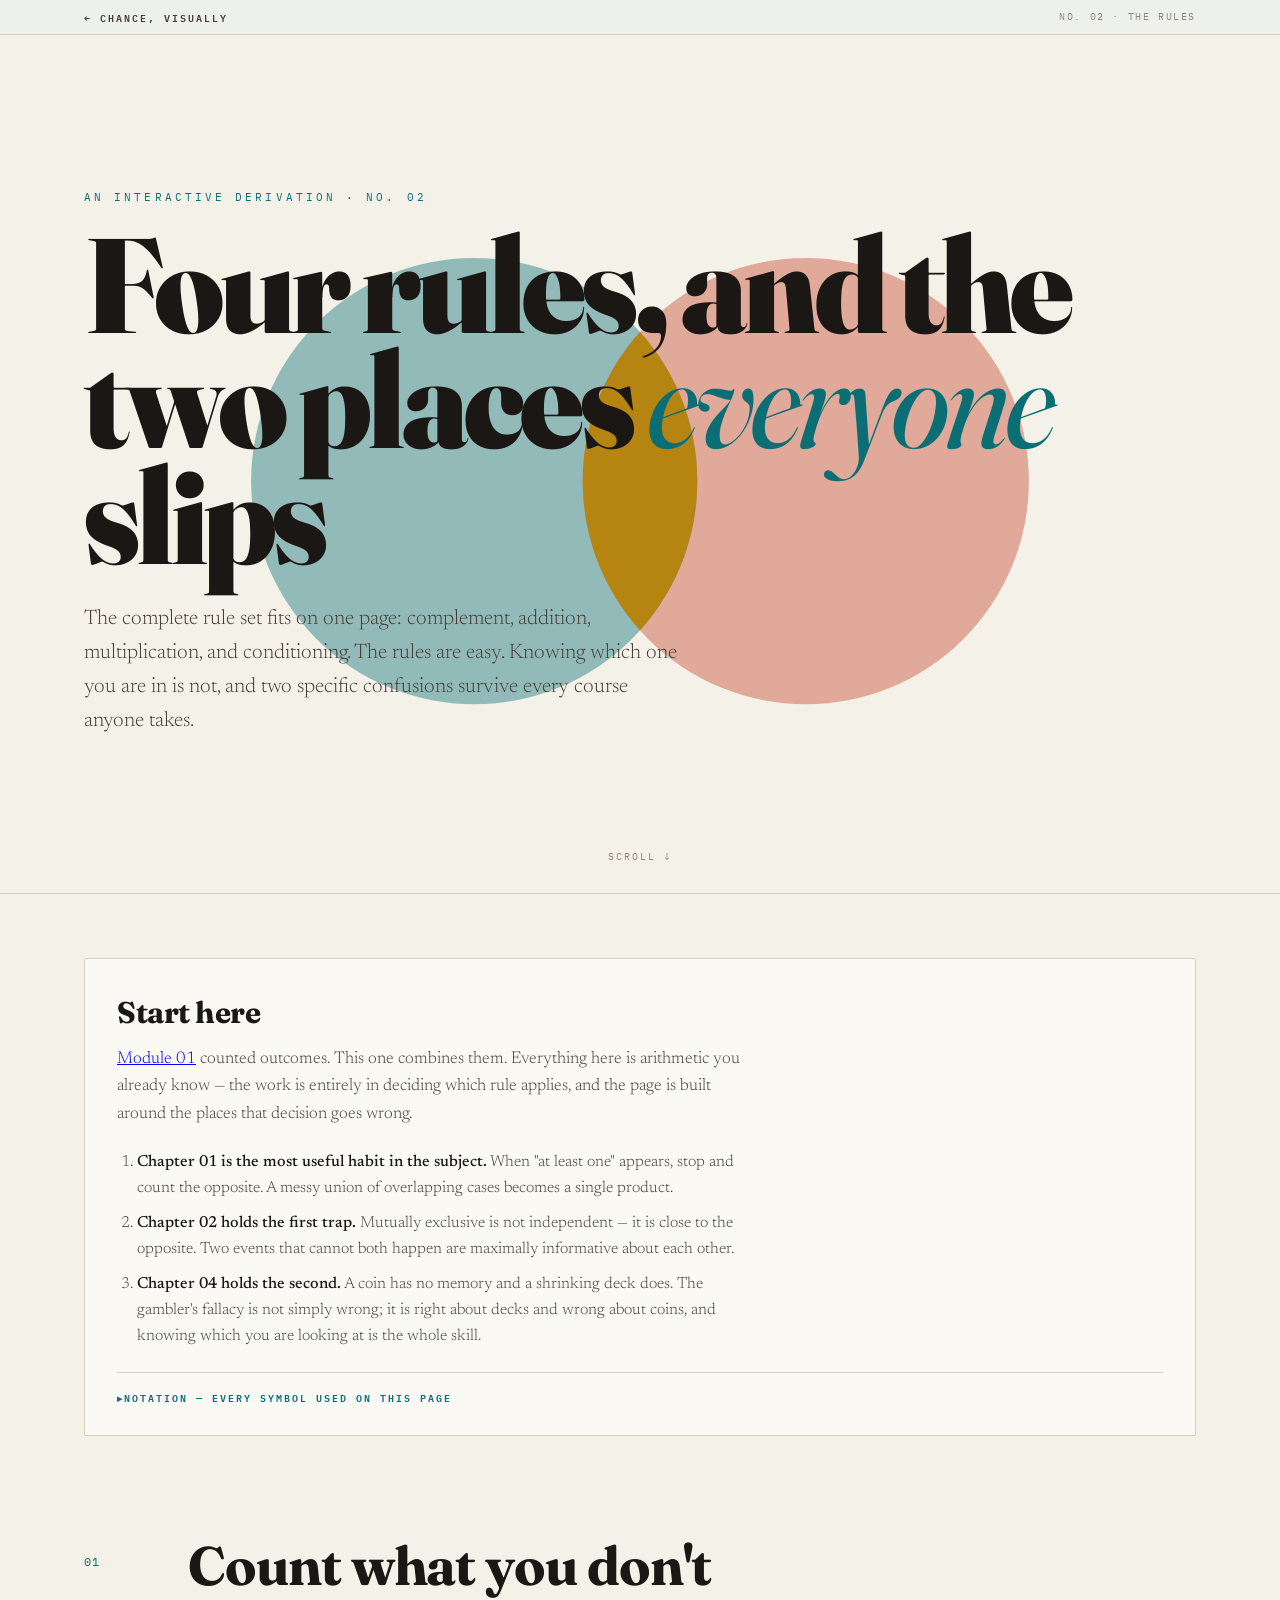
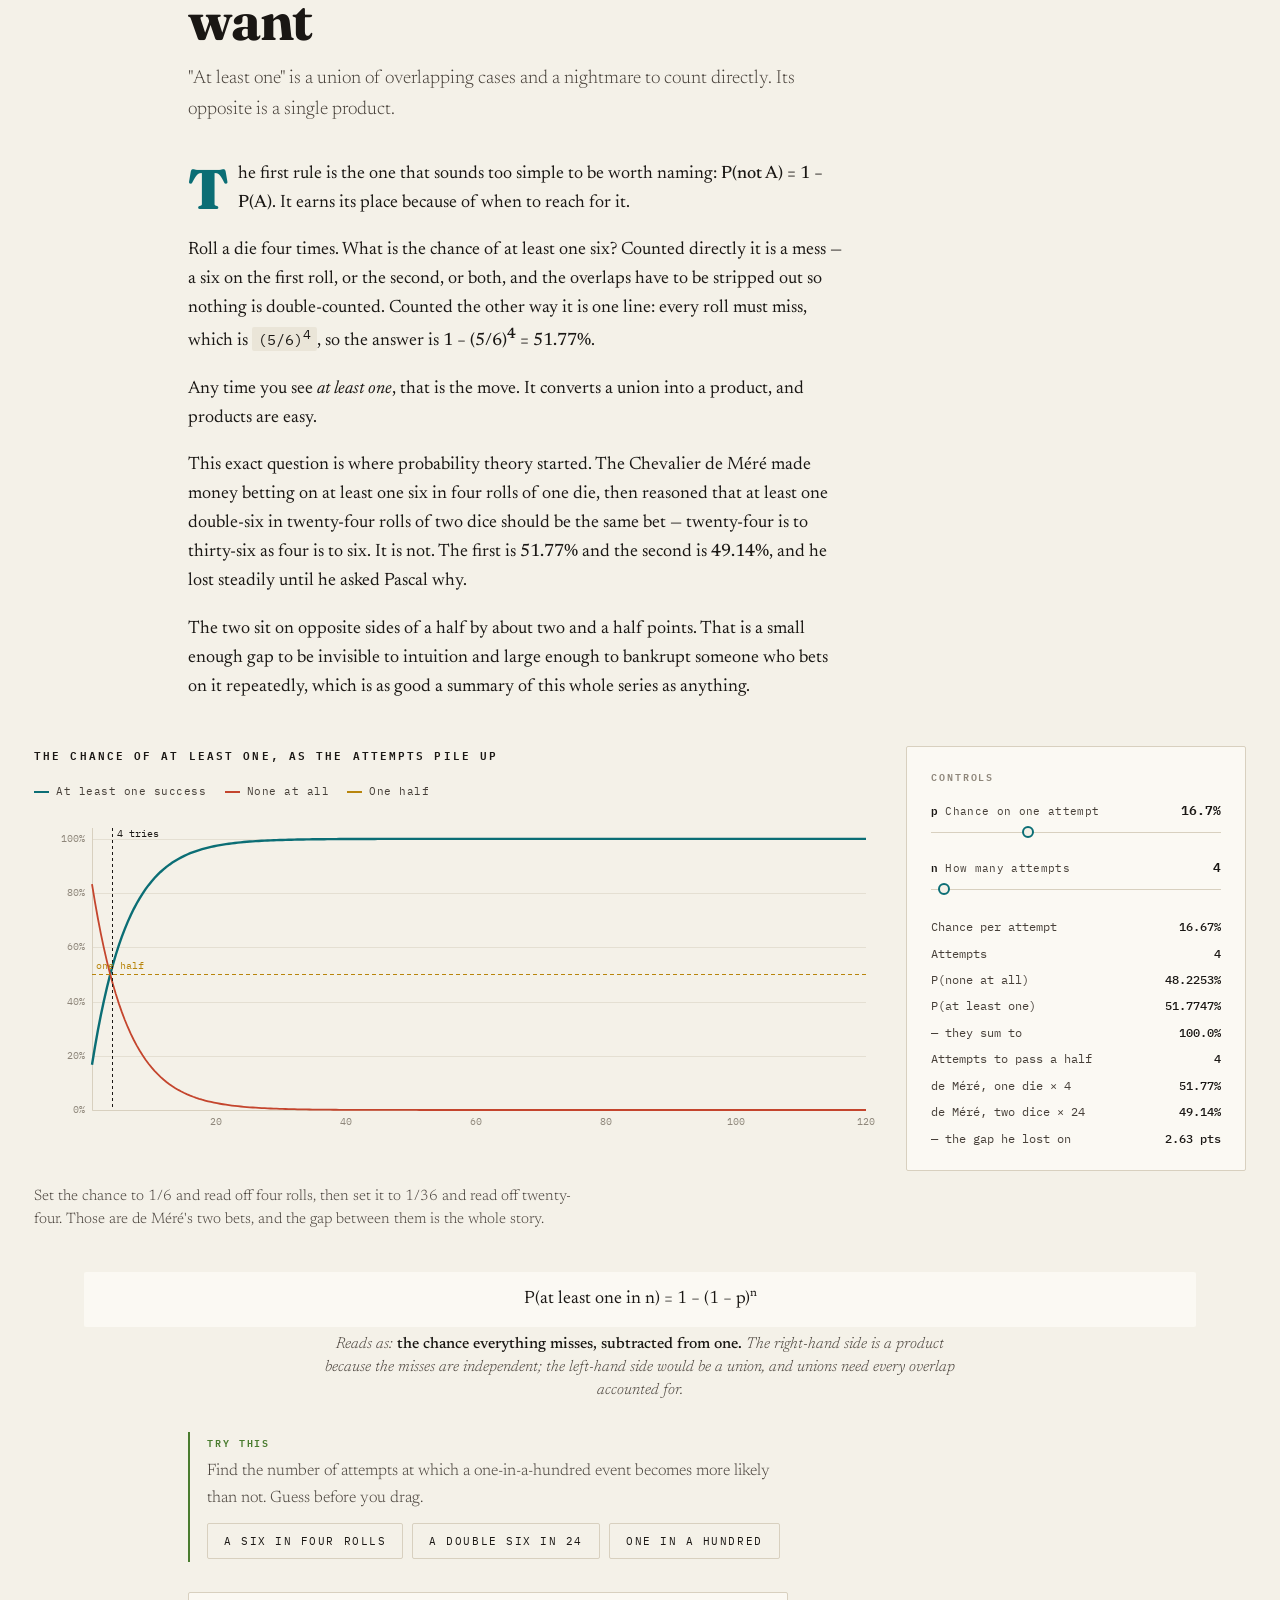
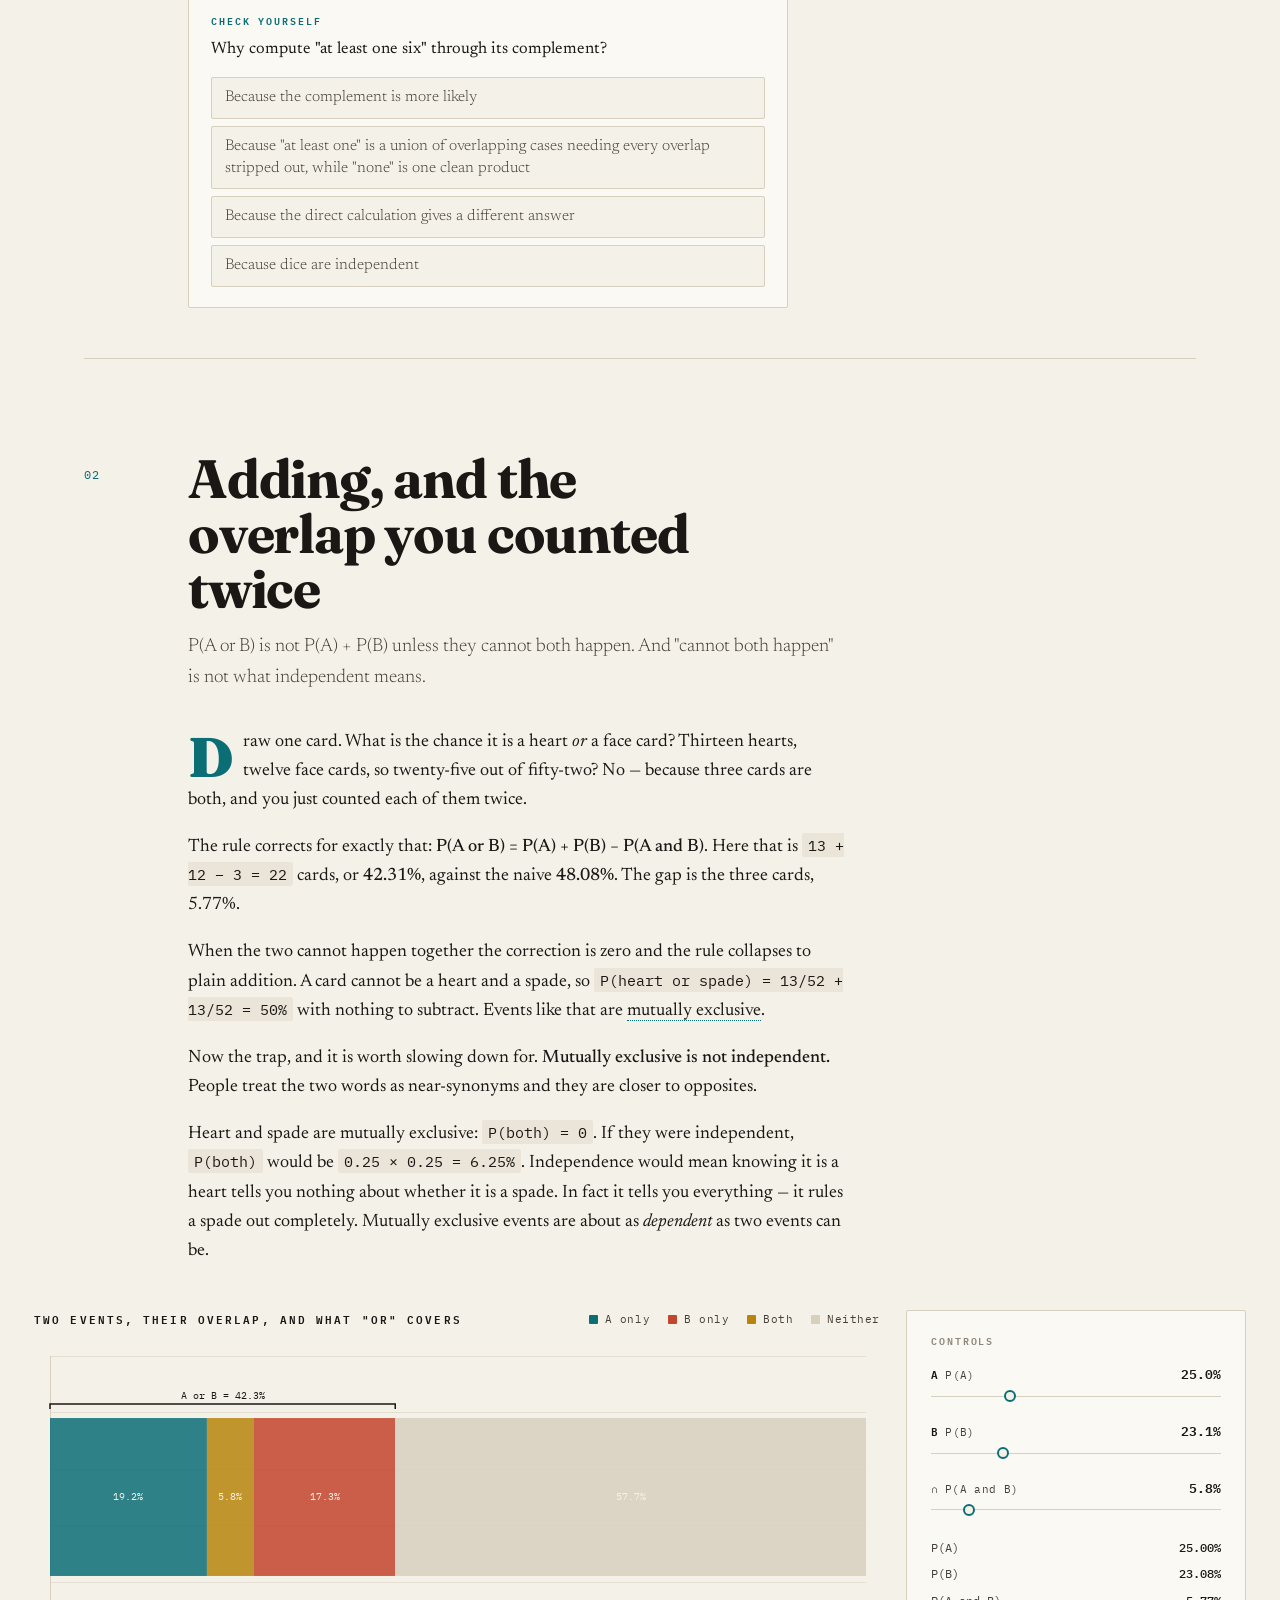
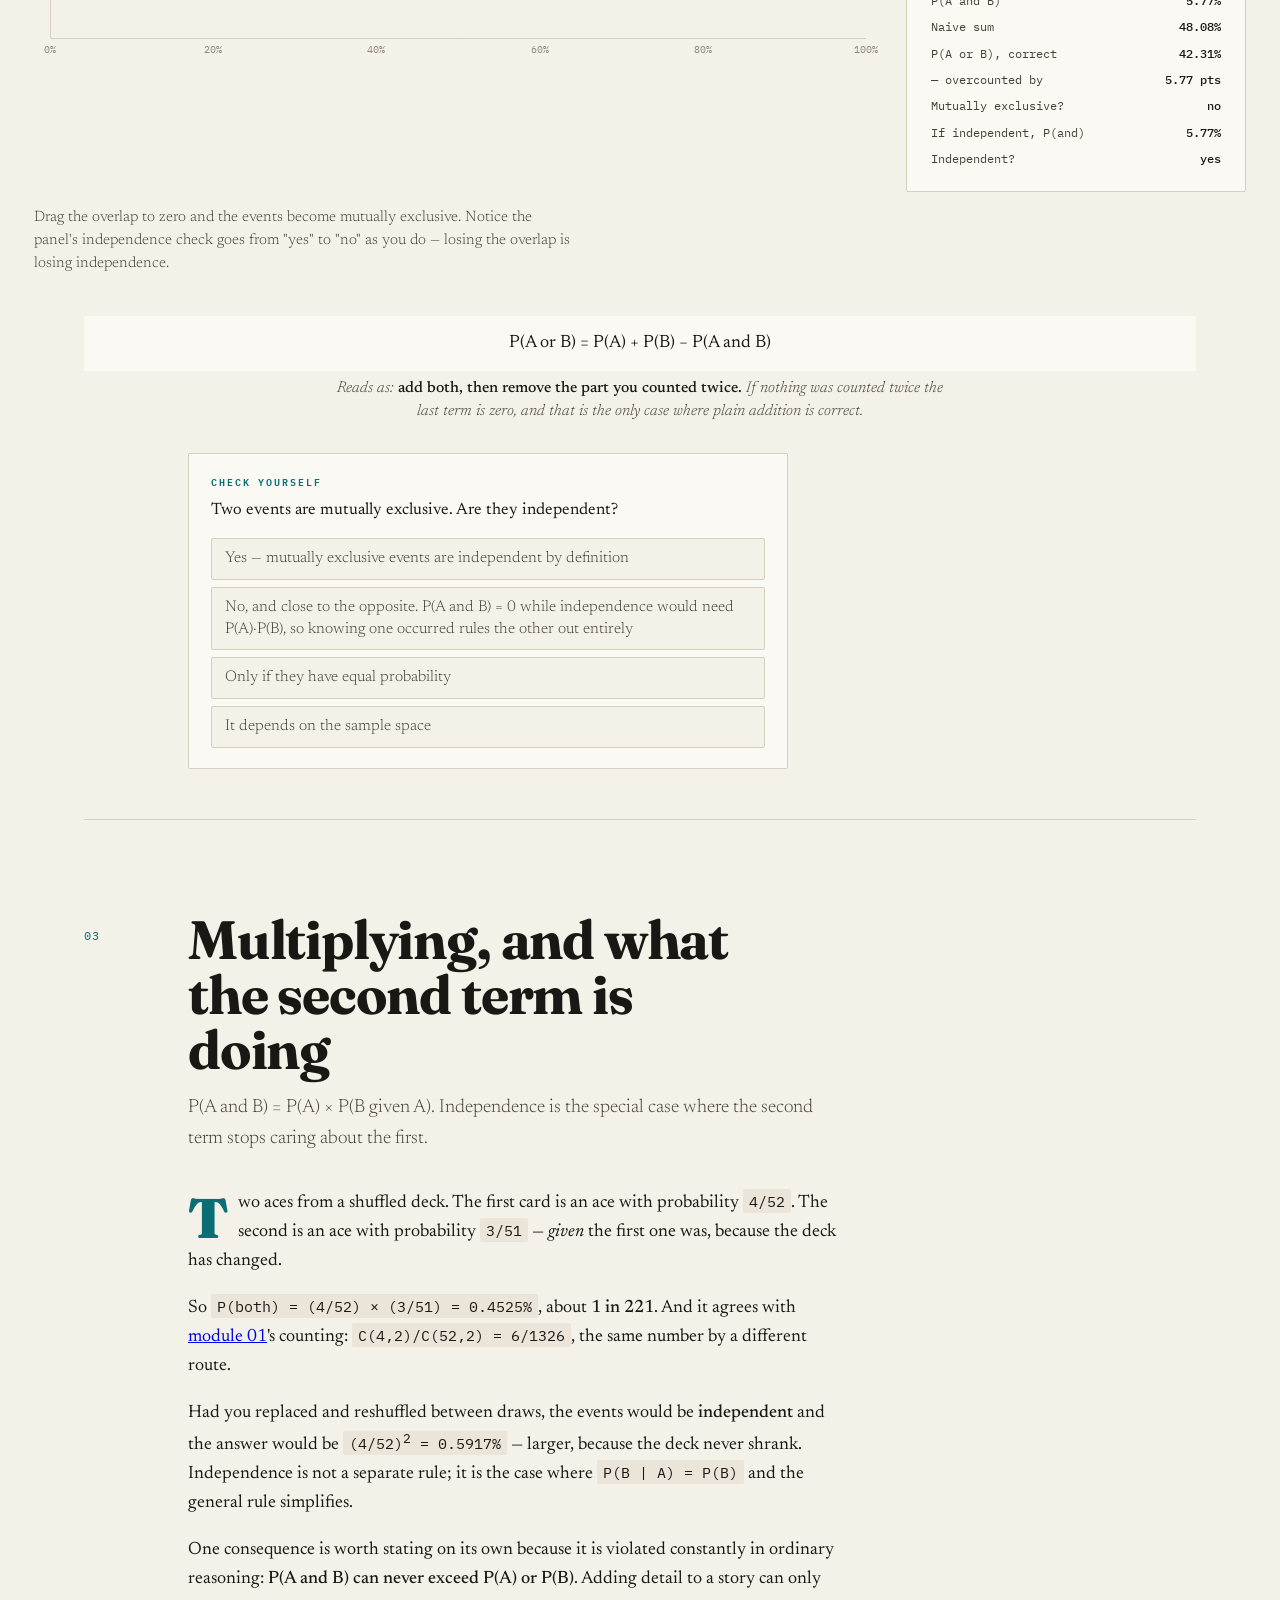
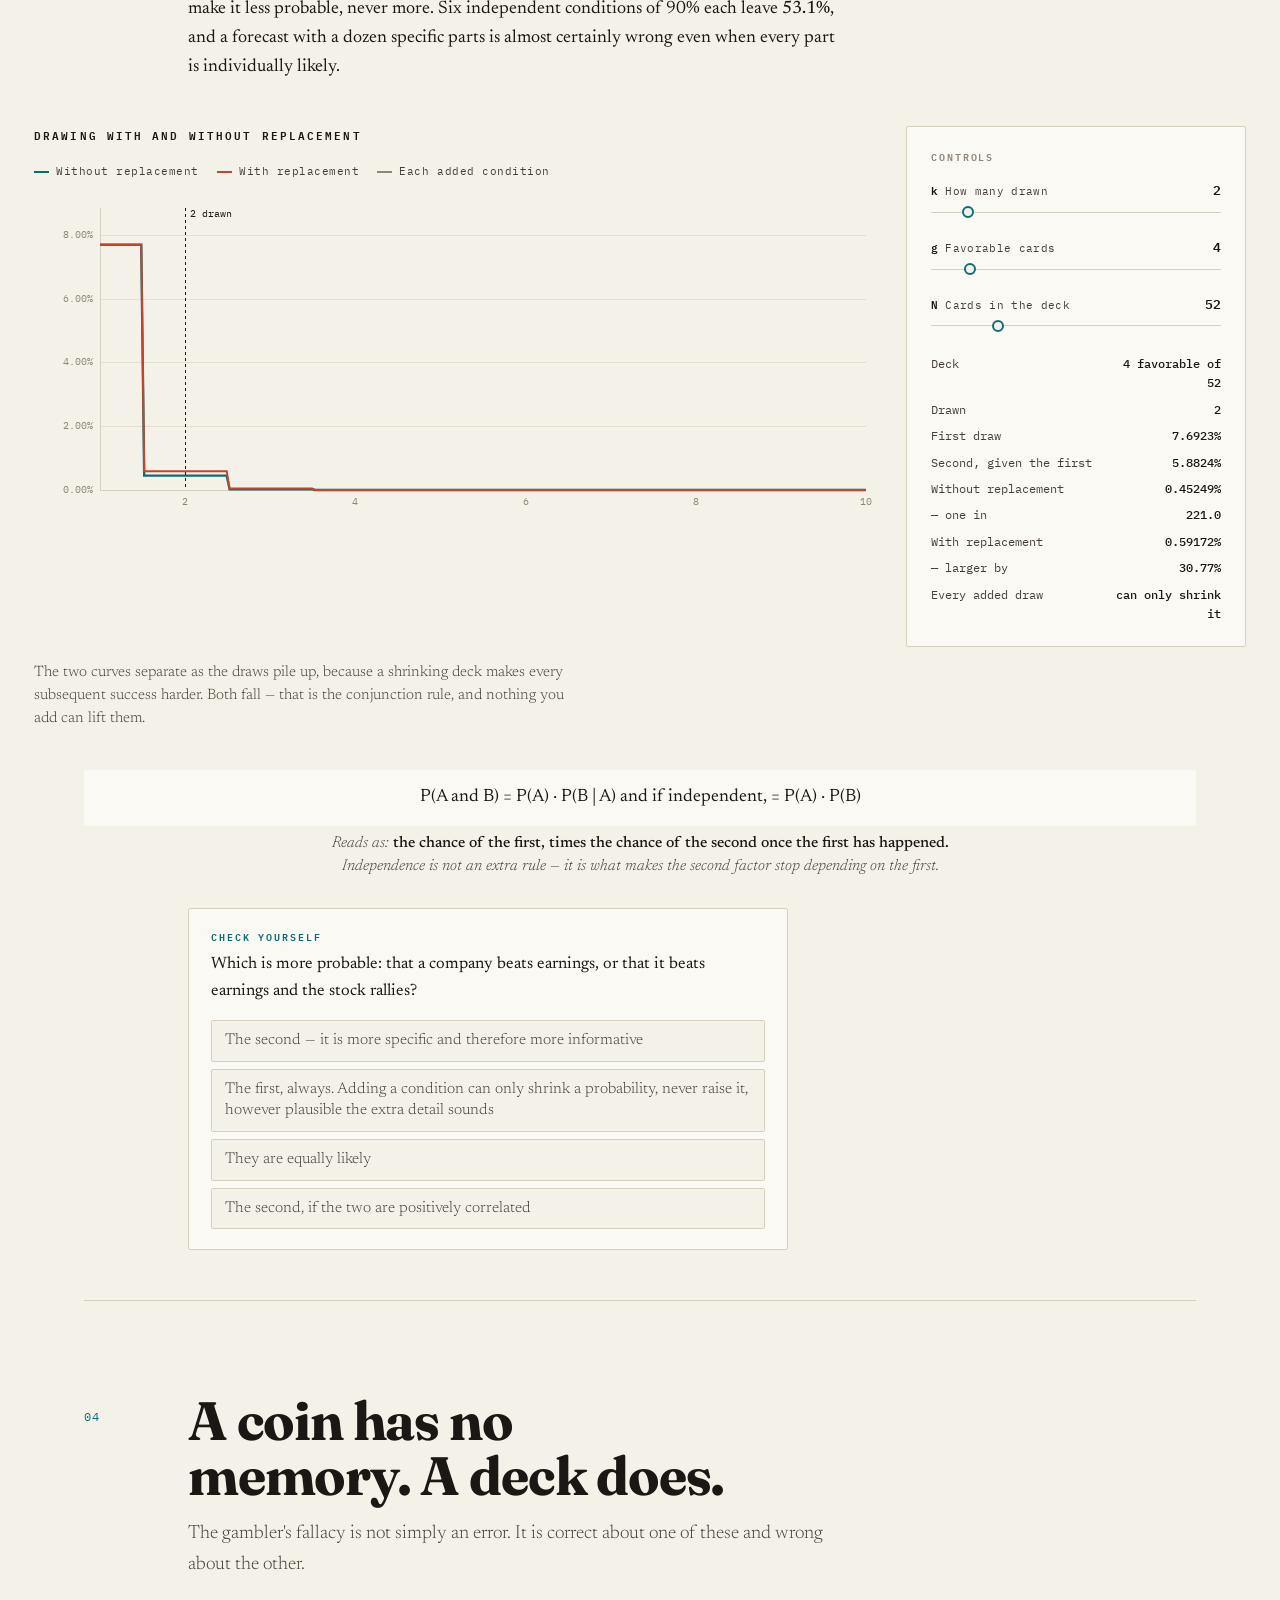
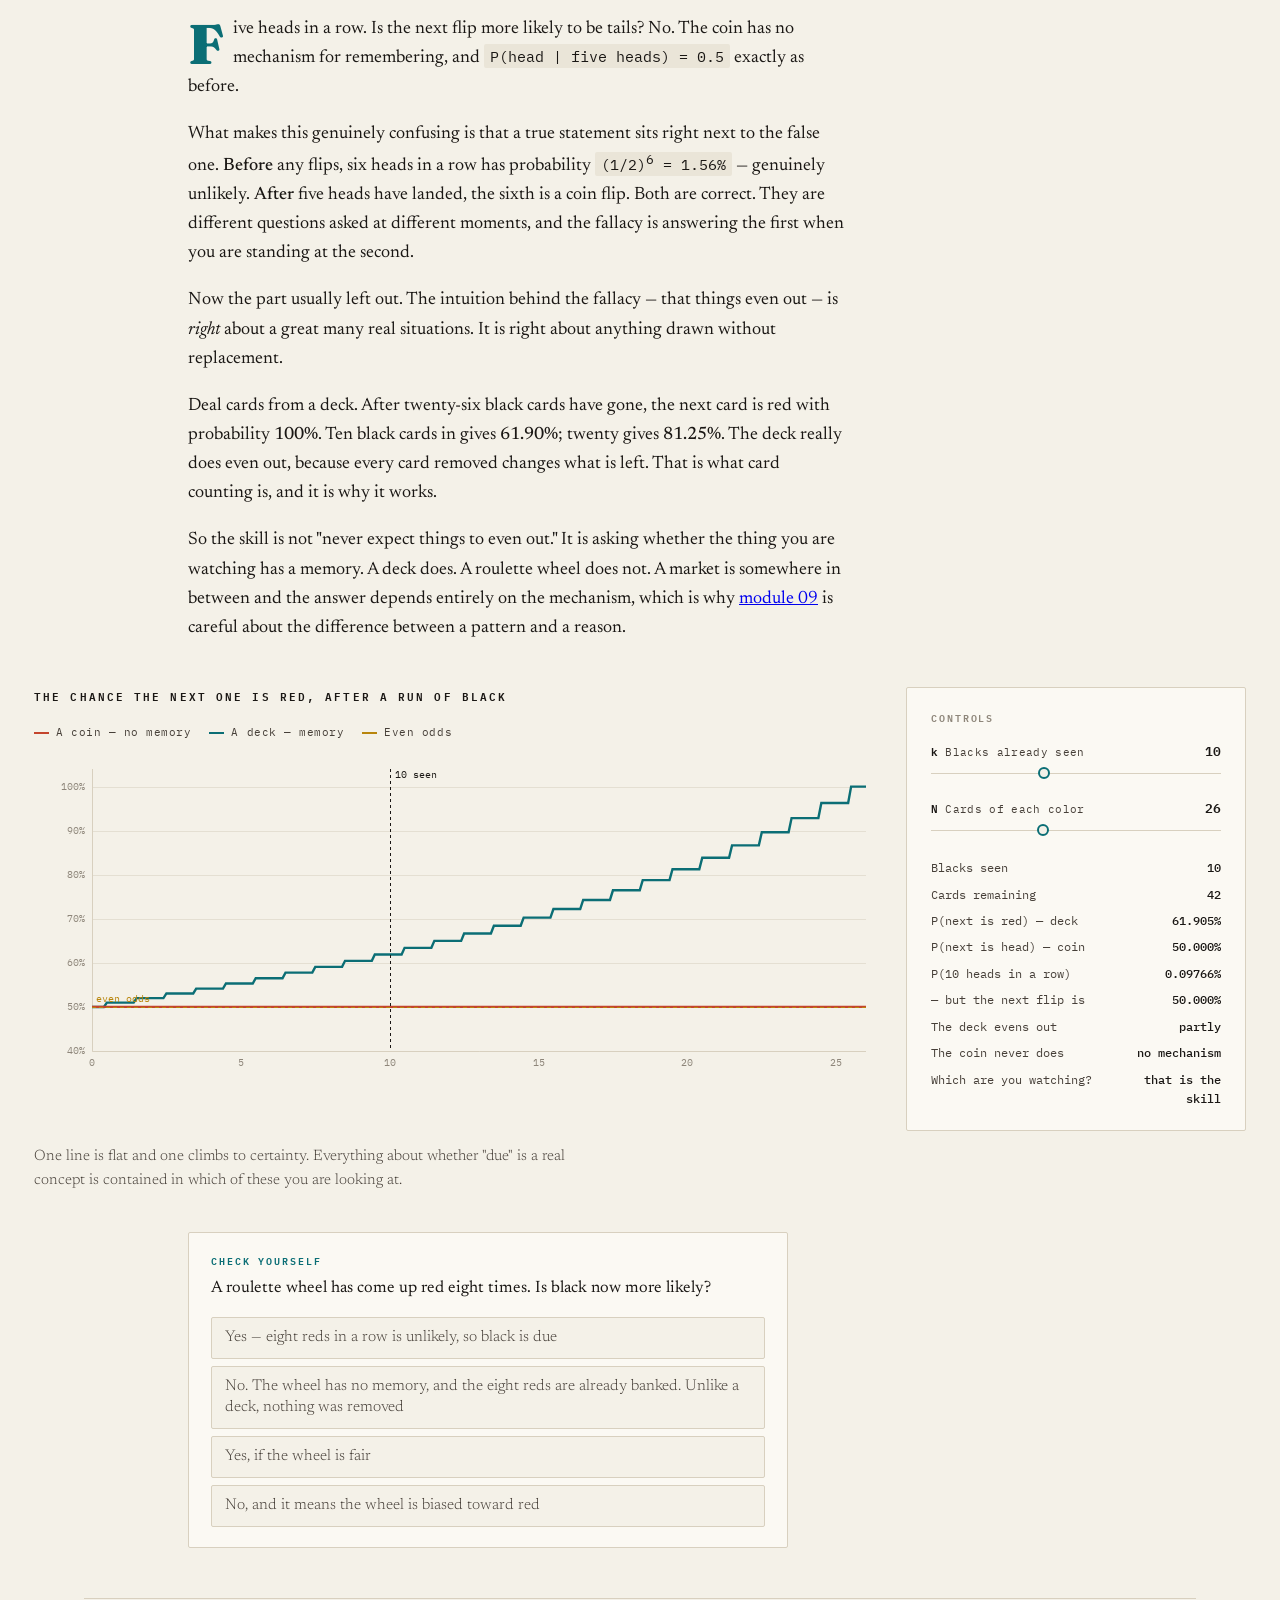
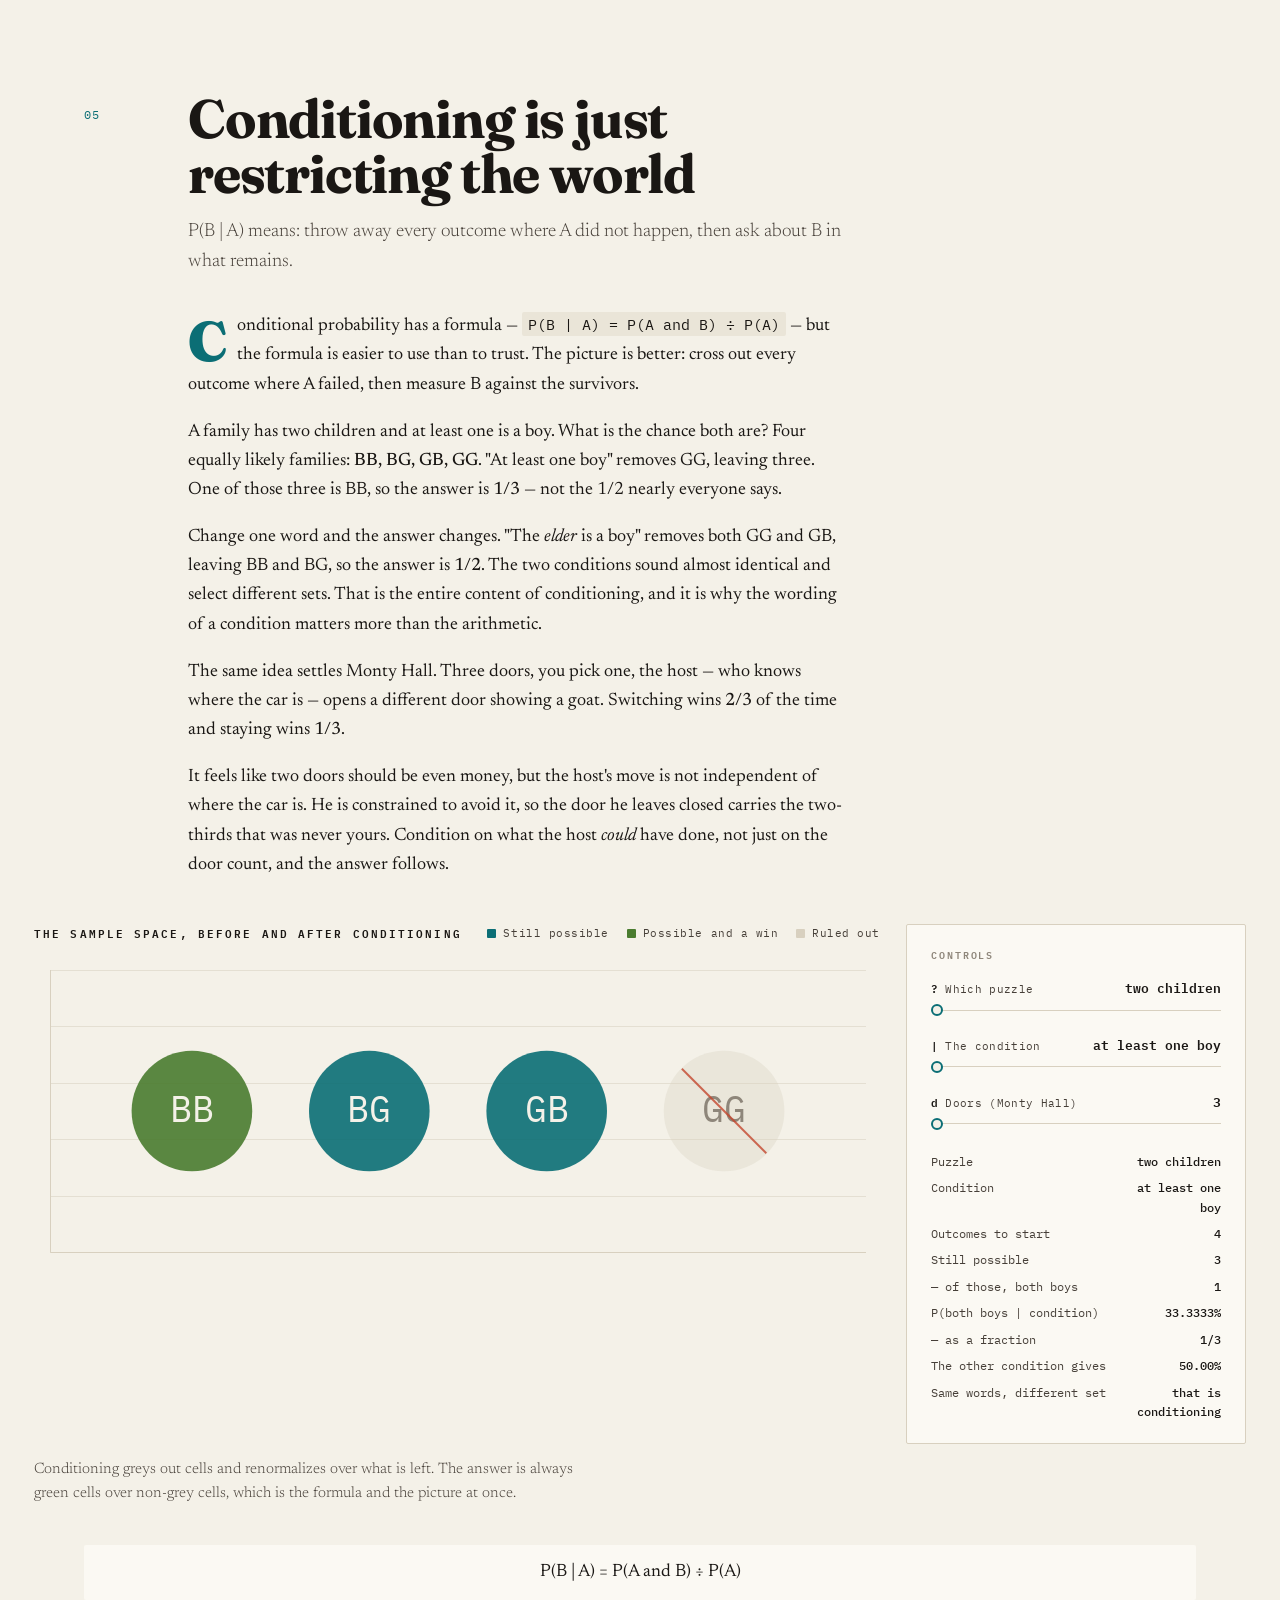
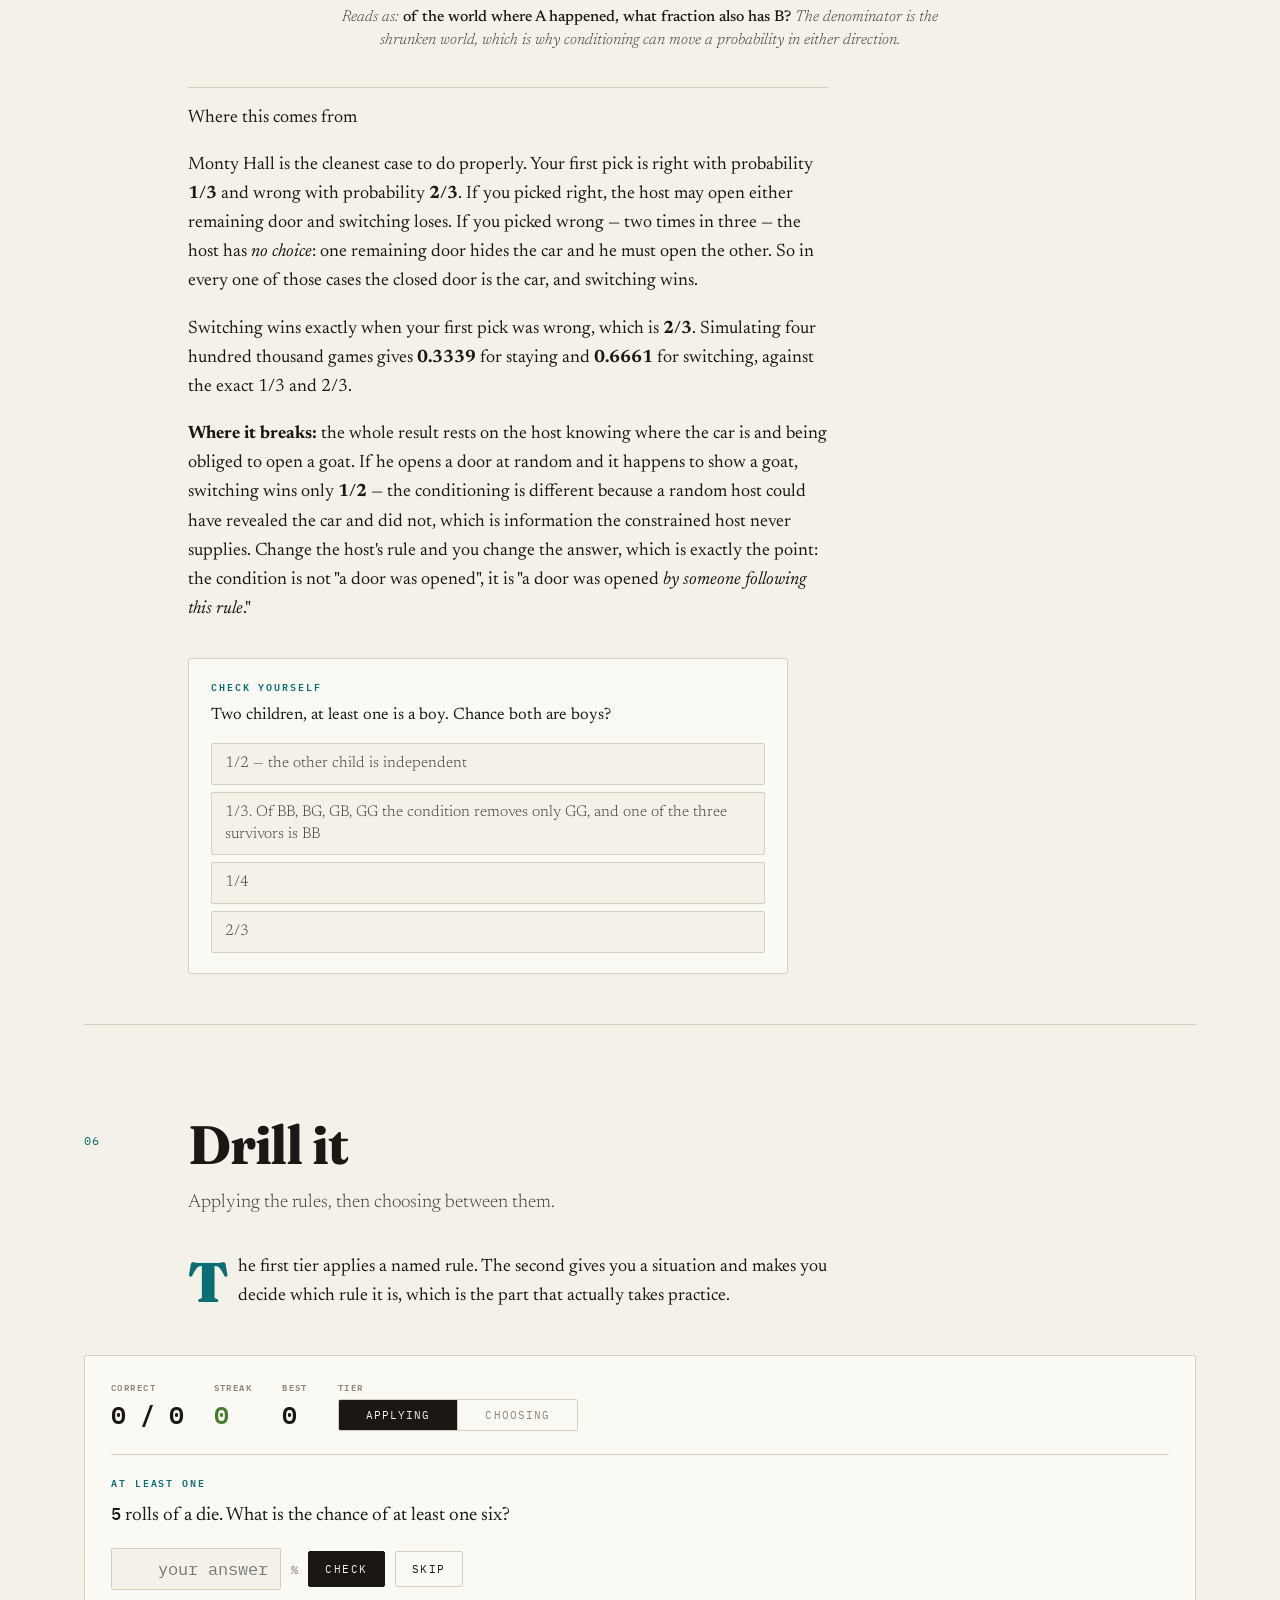
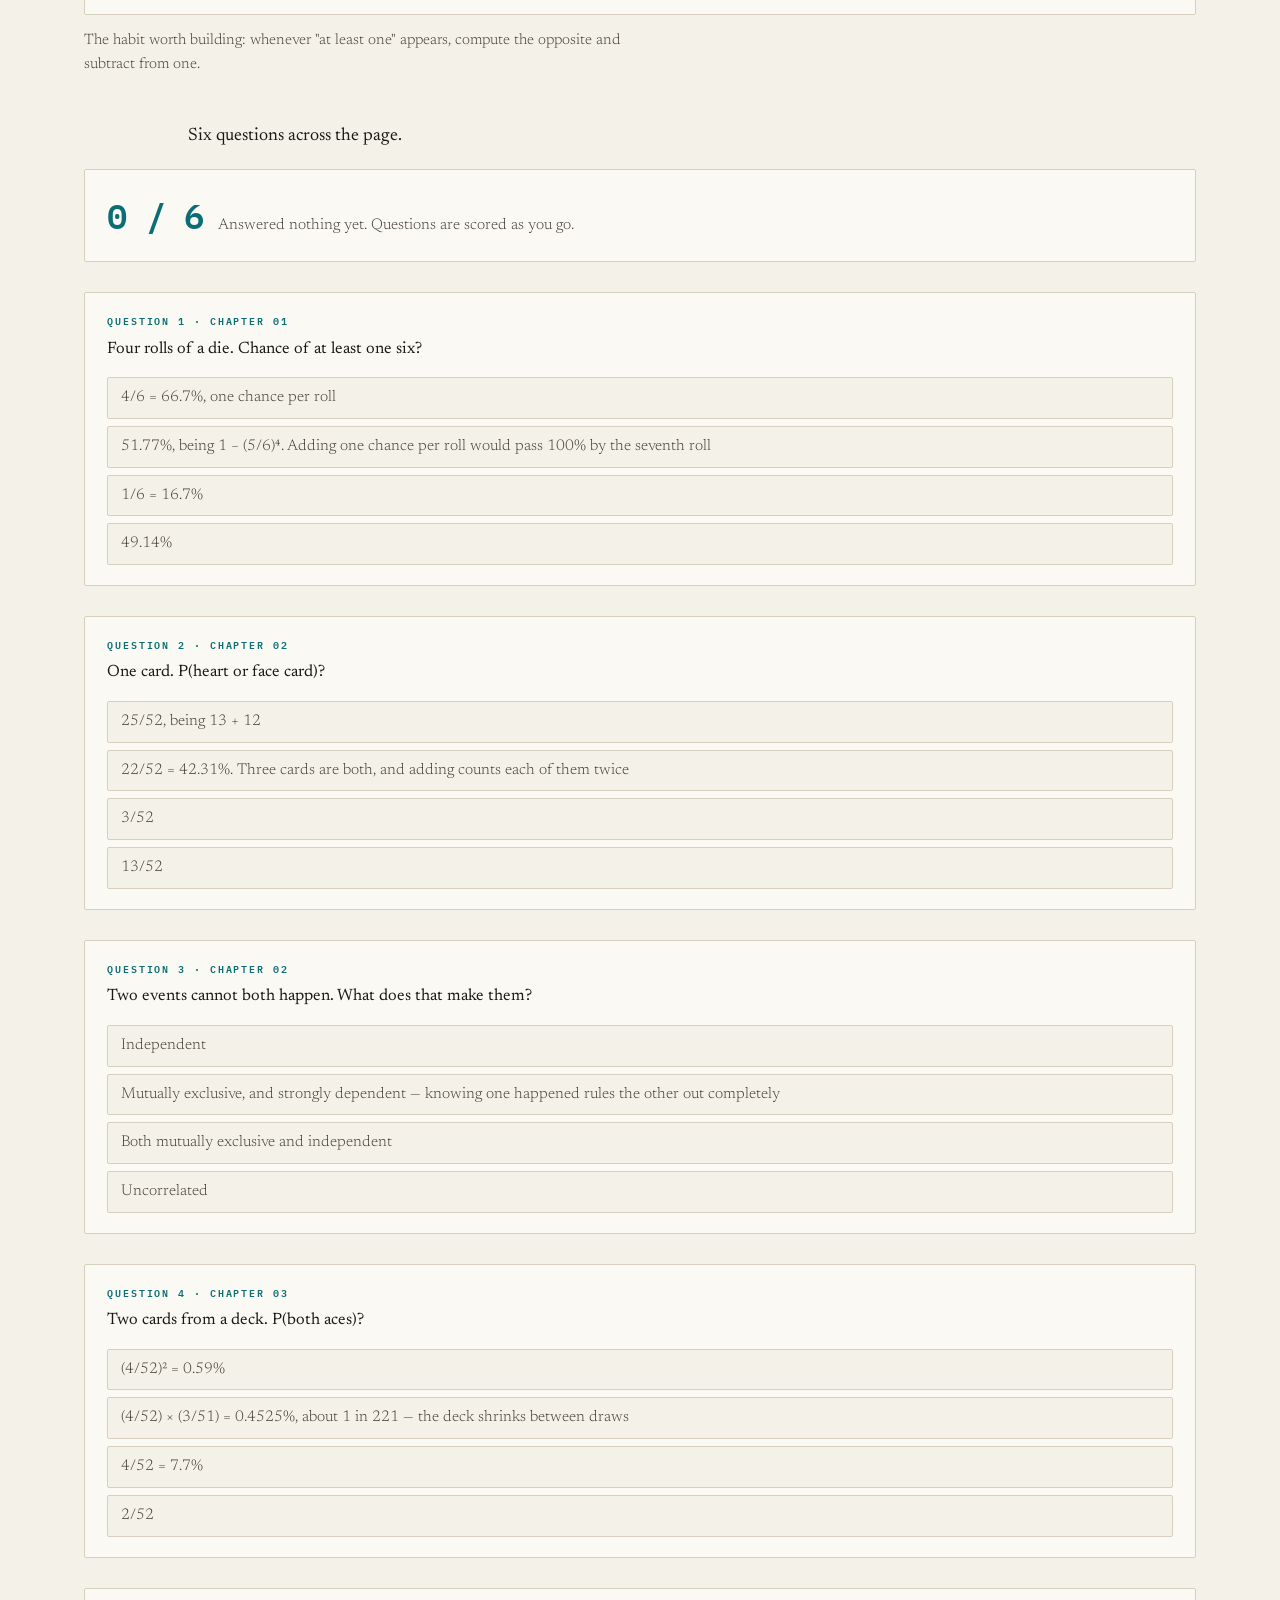
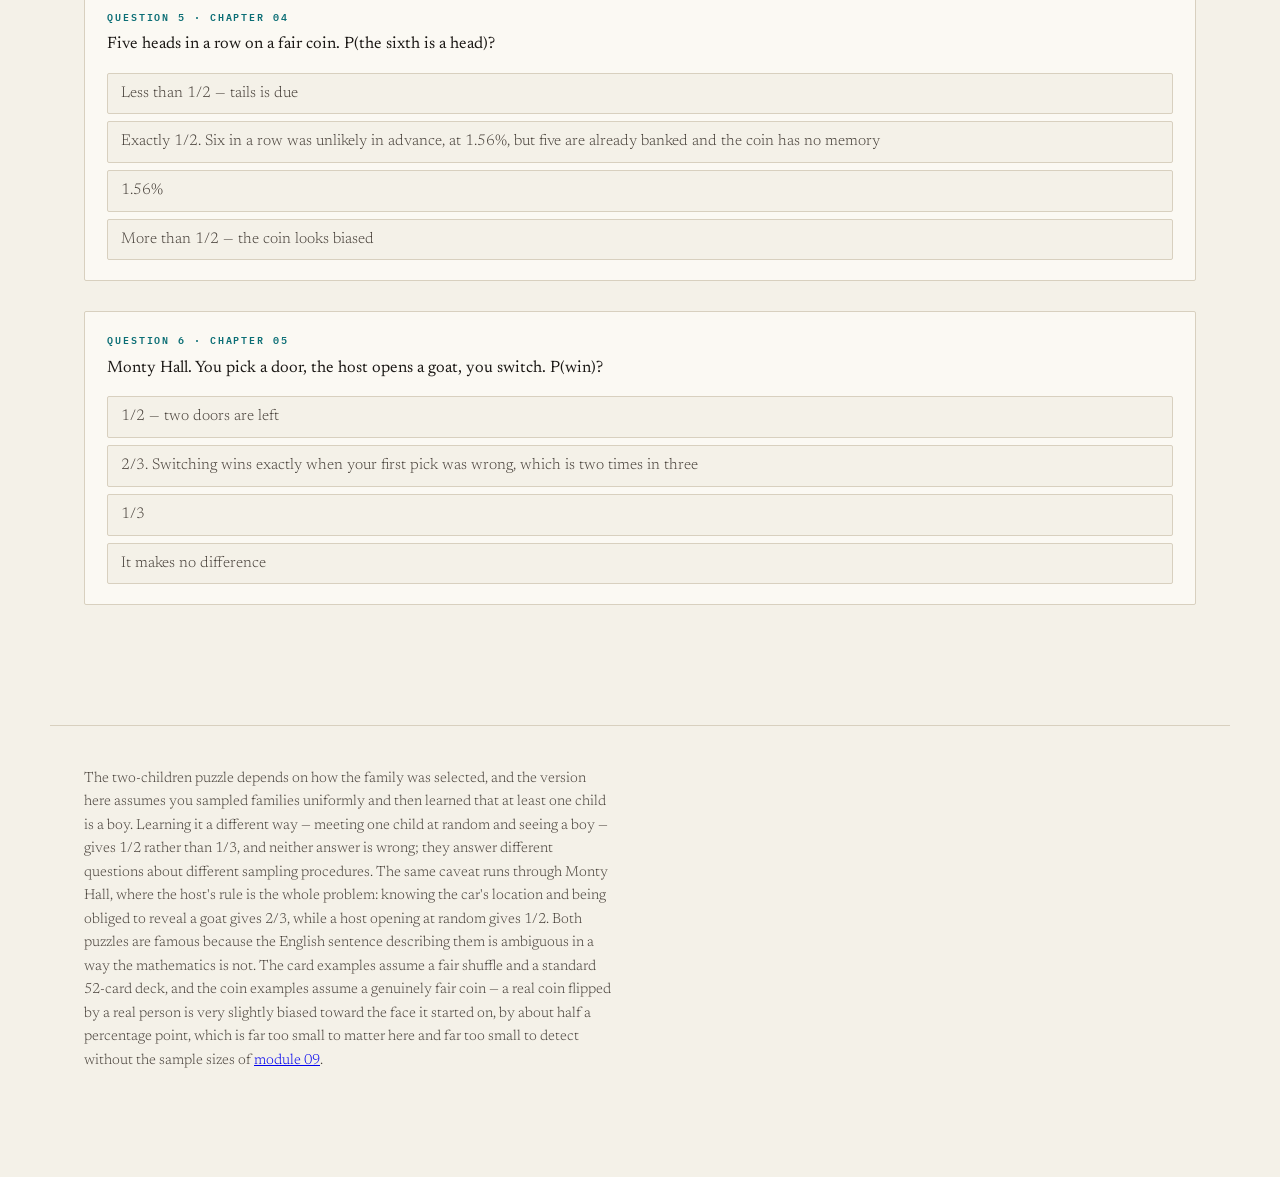
<file: docs/rules.html>
<!DOCTYPE html>
<html lang="en">
<head>
<meta charset="utf-8">
<meta name="viewport" content="width=device-width, initial-scale=1, viewport-fit=cover">
<meta name="color-scheme" content="light">
<meta name="theme-color" content="#F4F1E8">
<title>The Rules of Probability — Chance, visually</title>
<meta name="description" content="Complement, addition, multiplication and conditioning — the complete rule set. Plus the two confusions that survive every course: mutually exclusive is not independent, and a coin has no memory while a deck does.">
<meta property="og:type" content="article">
<meta property="og:title" content="The Rules of Probability — Chance, visually">
<meta property="og:description" content="Complement, addition, multiplication and conditioning — the complete rule set. Plus the two confusions that survive every course: mutually exclusive is not independent, and a coin has no memory while a deck does.">
<link rel="icon" href="data:image/svg+xml,<svg xmlns='http://www.w3.org/2000/svg' viewBox='0 0 32 32'><rect width='32' height='32' fill='%23F4F1E8'/><rect x='5' y='19' width='4' height='7' fill='%230B6E75'/><rect x='11' y='12' width='4' height='14' fill='%230B6E75'/><rect x='17' y='7' width='4' height='19' fill='%230B6E75'/><rect x='23' y='16' width='4' height='10' fill='%230B6E75'/></svg>">
<link rel="preconnect" href="https://fonts.googleapis.com">
<link rel="preconnect" href="https://fonts.gstatic.com" crossorigin>
<link href="https://fonts.googleapis.com/css2?family=Fraunces:opsz,wght@9..144,400;9..144,700;9..144,900&family=Newsreader:ital,opsz,wght@0,6..72,300;0,6..72,400;0,6..72,500;1,6..72,400&family=IBM+Plex+Mono:wght@400;500;600&display=swap" rel="stylesheet">
<link rel="stylesheet" href="assets/lab.css">
<link rel="stylesheet" href="assets/mobile.css">
<link rel="manifest" href="manifest.webmanifest">
<link rel="apple-touch-icon" href="icons/apple-touch-icon.png">
<meta name="apple-mobile-web-app-capable" content="yes">
<meta name="apple-mobile-web-app-status-bar-style" content="default">
<meta name="apple-mobile-web-app-title" content="Chance">
<meta name="mobile-web-app-capable" content="yes">
</head>
<body>
<header class="serieshead">
  <div class="in">
    <a class="home" href="index.html">← Chance, visually</a>
    <span class="num">No. 02 · The Rules</span>
  </div>
</header>

<div class="progress" id="prog"></div>
<nav class="chapnav" id="chapnav" aria-label="Chapters">
  <a href="#c1"><span>Count what you don't want</span><i></i></a>
  <a href="#c2"><span>Adding, and the overlap</span><i></i></a>
  <a href="#c3"><span>Multiplying</span><i></i></a>
  <a href="#c4"><span>A coin has no memory</span><i></i></a>
  <a href="#c5"><span>Conditioning</span><i></i></a>
  <a href="#c6"><span>Drills</span><i></i></a>
</nav>

<div class="hero">
  <canvas id="heroCv" aria-hidden="true"></canvas>
  <div class="heroInner">
    <div class="eyebrow">An interactive derivation · No. 02</div>
    <h1>Four rules, and the two places <em>everyone</em> slips</h1>
    <p class="sub">The complete rule set fits on one page: complement, addition, multiplication, and conditioning. The rules are easy. Knowing which one you are in is not, and two specific confusions survive every course anyone takes.</p>
  </div>
  <div class="scrollcue">Scroll ↓</div>
</div>

<main>

<div class="orient">
  <h2>Start here</h2>
  <p class="lede"><a href="count.html">Module 01</a> counted outcomes. This one combines them. Everything here is arithmetic you already know — the work is entirely in deciding which rule applies, and the page is built around the places that decision goes wrong.</p>
  <ol>
    <li><b>Chapter 01 is the most useful habit in the subject.</b> When "at least one" appears, stop and count the opposite. A messy union of overlapping cases becomes a single product.</li>
    <li><b>Chapter 02 holds the first trap.</b> Mutually exclusive is not independent — it is close to the opposite. Two events that cannot both happen are maximally informative about each other.</li>
    <li><b>Chapter 04 holds the second.</b> A coin has no memory and a shrinking deck does. The gambler's fallacy is not simply wrong; it is right about decks and wrong about coins, and knowing which you are looking at is the whole skill.</li>
  </ol>
  <details class="drop">
    <summary>Notation — every symbol used on this page</summary>
    <table class="ntab">
      <tr><td>P(A)</td><td>The probability of A. Between 0 and 1.</td></tr>
      <tr><td>not A</td><td>A fails to happen. P(not A) = 1 − P(A).</td></tr>
      <tr><td>A or B</td><td>At least one happens — inclusive, so both counts as "or".</td></tr>
      <tr><td>A and B</td><td>Both happen.</td></tr>
      <tr><td>P(B | A)</td><td>The probability of B once you know A happened. Read "B given A".</td></tr>
      <tr><td>Mutually exclusive</td><td>They cannot both happen. P(A and B) = 0.</td></tr>
      <tr><td>Independent</td><td>Knowing one tells you nothing about the other. P(B | A) = P(B).</td></tr>
      <tr><td>Sample space</td><td>Every outcome that could occur, each listed once.</td></tr>
    </table>
  </details>
</div>

<!-- ══════════ 01 ══════════ -->
<section class="chapter" id="c1">
  <div class="chead">
    <div class="cnum">01</div>
    <h2>Count what you don't want</h2>
    <p class="dek">"At least one" is a union of overlapping cases and a nightmare to count directly. Its opposite is a single product.</p>
  </div>

  <div class="prose">
    <p class="lead">The first rule is the one that sounds too simple to be worth naming: <b>P(not A) = 1 − P(A)</b>. It earns its place because of when to reach for it.</p>
    <p>Roll a die four times. What is the chance of at least one six? Counted directly it is a mess — a six on the first roll, or the second, or both, and the overlaps have to be stripped out so nothing is double-counted. Counted the other way it is one line: every roll must miss, which is <code>(5/6)<sup>4</sup></code>, so the answer is <b>1 − (5/6)<sup>4</sup> = 51.77%</b>.</p>
    <p>Any time you see <em>at least one</em>, that is the move. It converts a union into a product, and products are easy.</p>
    <p>This exact question is where probability theory started. The Chevalier de Méré made money betting on at least one six in four rolls of one die, then reasoned that at least one double-six in twenty-four rolls of two dice should be the same bet — twenty-four is to thirty-six as four is to six. It is not. The first is <b>51.77%</b> and the second is <b>49.14%</b>, and he lost steadily until he asked Pascal why.</p>
    <p>The two sit on opposite sides of a half by about two and a half points. That is a small enough gap to be invisible to intuition and large enough to bankrupt someone who bets on it repeatedly, which is as good a summary of this whole series as anything.</p>
  </div>

  <figure class="bleed">
    <div class="split wide">
      <div>
        <div class="figtop">
          <h3>The chance of at least one, as the attempts pile up</h3>
          <span class="legend" style="margin:0">
            <span><i class="swl" style="background:var(--blue)"></i>At least one success</span>
            <span><i class="swl" style="background:var(--verm)"></i>None at all</span>
            <span><i class="swl" style="background:var(--ochre)"></i>One half</span>
          </span>
        </div>
        <canvas id="cv1" height="310"></canvas>
      </div>
      <div class="rail panel">
        <h4>Controls</h4>
        <div id="ctl1"></div>
        <div class="kv" style="margin-top:20px" id="kv1"></div>
      </div>
    </div>
    <figcaption>Set the chance to 1/6 and read off four rolls, then set it to 1/36 and read off twenty-four. Those are de Méré's two bets, and the gap between them is the whole story.</figcaption>
  </figure>

  <div class="mline">P(at least one in n) = 1 − (1 − p)<sup>n</sup></div>
  <p class="mread">Reads as: <b>the chance everything misses, subtracted from one.</b> The right-hand side is a product because the misses are independent; the left-hand side would be a union, and unions need every overlap accounted for.</p>

  <div class="try">
    <span class="lab">Try this</span>
    <p>Find the number of attempts at which a one-in-a-hundred event becomes more likely than not. Guess before you drag.</p>
    <div class="btnrow">
      <button class="act ghost" data-preset="c1" data-patch='{"p":0.16667,"n":4}' data-focus="cv1">A six in four rolls</button>
      <button class="act ghost" data-preset="c1" data-patch='{"p":0.02778,"n":24}' data-focus="cv1">A double six in 24</button>
      <button class="act ghost" data-preset="c1" data-patch='{"p":0.01,"n":69}' data-focus="cv1">One in a hundred</button>
    </div>
  </div>

  <div class="check">
    <span class="lab">Check yourself</span>
    <p class="q">Why compute "at least one six" through its complement?</p>
    <div class="opts">
      <button>Because the complement is more likely</button>
      <button data-ok="1">Because "at least one" is a union of overlapping cases needing every overlap stripped out, while "none" is one clean product</button>
      <button>Because the direct calculation gives a different answer</button>
      <button>Because dice are independent</button>
    </div>
    <div class="ans"><b>A union becomes a product.</b> Both routes give the same answer; one of them is four lines of inclusion-exclusion and the other is a single power. The fourth option is what makes the complement a <em>product</em> rather than something worse, but it is not the reason to prefer the complement.</div>
  </div>
</section>

<!-- ══════════ 02 ══════════ -->
<section class="chapter" id="c2">
  <div class="chead">
    <div class="cnum">02</div>
    <h2>Adding, and the overlap you counted twice</h2>
    <p class="dek">P(A or B) is not P(A) + P(B) unless they cannot both happen. And "cannot both happen" is not what independent means.</p>
  </div>

  <div class="prose">
    <p class="lead">Draw one card. What is the chance it is a heart <em>or</em> a face card? Thirteen hearts, twelve face cards, so twenty-five out of fifty-two? No — because three cards are both, and you just counted each of them twice.</p>
    <p>The rule corrects for exactly that: <b>P(A or B) = P(A) + P(B) − P(A and B)</b>. Here that is <code>13 + 12 − 3 = 22</code> cards, or <b>42.31%</b>, against the naive <b>48.08%</b>. The gap is the three cards, 5.77%.</p>
    <p>When the two cannot happen together the correction is zero and the rule collapses to plain addition. A card cannot be a heart and a spade, so <code>P(heart or spade) = 13/52 + 13/52 = 50%</code> with nothing to subtract. Events like that are <span class="term" data-t="Mutually exclusive" data-def="Two events that cannot both occur — their overlap is empty, so P(A and B) = 0. Not the same as independent, and in a strong sense the opposite of it.">mutually exclusive</span>.</p>
    <p>Now the trap, and it is worth slowing down for. <b>Mutually exclusive is not independent.</b> People treat the two words as near-synonyms and they are closer to opposites.</p>
    <p>Heart and spade are mutually exclusive: <code>P(both) = 0</code>. If they were independent, <code>P(both)</code> would be <code>0.25 × 0.25 = 6.25%</code>. Independence would mean knowing it is a heart tells you nothing about whether it is a spade. In fact it tells you everything — it rules a spade out completely. Mutually exclusive events are about as <em>dependent</em> as two events can be.</p>
  </div>

  <figure class="bleed">
    <div class="split wide">
      <div>
        <div class="figtop">
          <h3>Two events, their overlap, and what "or" covers</h3>
          <span class="legend" style="margin:0">
            <span><i class="sw" style="background:var(--blue)"></i>A only</span>
            <span><i class="sw" style="background:var(--verm)"></i>B only</span>
            <span><i class="sw" style="background:var(--ochre)"></i>Both</span>
            <span><i class="sw" style="background:var(--hair)"></i>Neither</span>
          </span>
        </div>
        <canvas id="cv2" height="310"></canvas>
      </div>
      <div class="rail panel">
        <h4>Controls</h4>
        <div id="ctl2"></div>
        <div class="kv" style="margin-top:20px" id="kv2"></div>
      </div>
    </div>
    <figcaption>Drag the overlap to zero and the events become mutually exclusive. Notice the panel's independence check goes from "yes" to "no" as you do — losing the overlap is losing independence.</figcaption>
  </figure>

  <div class="mline">P(A or B) = P(A) + P(B) − P(A and B)</div>
  <p class="mread">Reads as: <b>add both, then remove the part you counted twice.</b> If nothing was counted twice the last term is zero, and that is the only case where plain addition is correct.</p>

  <div class="check">
    <span class="lab">Check yourself</span>
    <p class="q">Two events are mutually exclusive. Are they independent?</p>
    <div class="opts">
      <button>Yes — mutually exclusive events are independent by definition</button>
      <button data-ok="1">No, and close to the opposite. P(A and B) = 0 while independence would need P(A)·P(B), so knowing one occurred rules the other out entirely</button>
      <button>Only if they have equal probability</button>
      <button>It depends on the sample space</button>
    </div>
    <div class="ans"><b>They are maximally dependent.</b> The only way to be both mutually exclusive and independent is for one of them to have probability zero. Two events with real probabilities that cannot co-occur are as informative about each other as events get — which is why the two terms should never be used interchangeably.</div>
  </div>
</section>

<!-- ══════════ 03 ══════════ -->
<section class="chapter" id="c3">
  <div class="chead">
    <div class="cnum">03</div>
    <h2>Multiplying, and what the second term is doing</h2>
    <p class="dek">P(A and B) = P(A) × P(B given A). Independence is the special case where the second term stops caring about the first.</p>
  </div>

  <div class="prose">
    <p class="lead">Two aces from a shuffled deck. The first card is an ace with probability <code>4/52</code>. The second is an ace with probability <code>3/51</code> — <em>given</em> the first one was, because the deck has changed.</p>
    <p>So <code>P(both) = (4/52) × (3/51) = 0.4525%</code>, about <b>1 in 221</b>. And it agrees with <a href="count.html">module 01</a>'s counting: <code>C(4,2)/C(52,2) = 6/1326</code>, the same number by a different route.</p>
    <p>Had you replaced and reshuffled between draws, the events would be <b>independent</b> and the answer would be <code>(4/52)<sup>2</sup> = 0.5917%</code> — larger, because the deck never shrank. Independence is not a separate rule; it is the case where <code>P(B | A) = P(B)</code> and the general rule simplifies.</p>
    <p>One consequence is worth stating on its own because it is violated constantly in ordinary reasoning: <b>P(A and B) can never exceed P(A) or P(B)</b>. Adding detail to a story can only make it less probable, never more. Six independent conditions of 90% each leave <b>53.1%</b>, and a forecast with a dozen specific parts is almost certainly wrong even when every part is individually likely.</p>
  </div>

  <figure class="bleed">
    <div class="split wide">
      <div>
        <div class="figtop">
          <h3>Drawing with and without replacement</h3>
          <span class="legend" style="margin:0">
            <span><i class="swl" style="background:var(--blue)"></i>Without replacement</span>
            <span><i class="swl" style="background:var(--verm)"></i>With replacement</span>
            <span><i class="swl" style="background:var(--grey)"></i>Each added condition</span>
          </span>
        </div>
        <canvas id="cv3" height="310"></canvas>
      </div>
      <div class="rail panel">
        <h4>Controls</h4>
        <div id="ctl3"></div>
        <div class="kv" style="margin-top:20px" id="kv3"></div>
      </div>
    </div>
    <figcaption>The two curves separate as the draws pile up, because a shrinking deck makes every subsequent success harder. Both fall — that is the conjunction rule, and nothing you add can lift them.</figcaption>
  </figure>

  <div class="mline">P(A and B) = P(A) · P(B | A)          and if independent, = P(A) · P(B)</div>
  <p class="mread">Reads as: <b>the chance of the first, times the chance of the second once the first has happened.</b> Independence is not an extra rule — it is what makes the second factor stop depending on the first.</p>

  <div class="check">
    <span class="lab">Check yourself</span>
    <p class="q">Which is more probable: that a company beats earnings, or that it beats earnings and the stock rallies?</p>
    <div class="opts">
      <button>The second — it is more specific and therefore more informative</button>
      <button data-ok="1">The first, always. Adding a condition can only shrink a probability, never raise it, however plausible the extra detail sounds</button>
      <button>They are equally likely</button>
      <button>The second, if the two are positively correlated</button>
    </div>
    <div class="ans"><b>The first, with no exceptions.</b> P(A and B) ≤ P(A) is arithmetic, not a tendency, and correlation does not rescue the fourth option — it can push P(B given A) close to one, but never above it. A detailed story feeling more likely than a vague one is the best-documented failure in the whole field.</div>
  </div>
</section>

<!-- ══════════ 04 ══════════ -->
<section class="chapter" id="c4">
  <div class="chead">
    <div class="cnum">04</div>
    <h2>A coin has no memory. A deck does.</h2>
    <p class="dek">The gambler's fallacy is not simply an error. It is correct about one of these and wrong about the other.</p>
  </div>

  <div class="prose">
    <p class="lead">Five heads in a row. Is the next flip more likely to be tails? No. The coin has no mechanism for remembering, and <code>P(head | five heads) = 0.5</code> exactly as before.</p>
    <p>What makes this genuinely confusing is that a true statement sits right next to the false one. <b>Before</b> any flips, six heads in a row has probability <code>(1/2)<sup>6</sup> = 1.56%</code> — genuinely unlikely. <b>After</b> five heads have landed, the sixth is a coin flip. Both are correct. They are different questions asked at different moments, and the fallacy is answering the first when you are standing at the second.</p>
    <p>Now the part usually left out. The intuition behind the fallacy — that things even out — is <em>right</em> about a great many real situations. It is right about anything drawn without replacement.</p>
    <p>Deal cards from a deck. After twenty-six black cards have gone, the next card is red with probability <b>100%</b>. Ten black cards in gives <b>61.90%</b>; twenty gives <b>81.25%</b>. The deck really does even out, because every card removed changes what is left. That is what card counting is, and it is why it works.</p>
    <p>So the skill is not "never expect things to even out." It is asking whether the thing you are watching has a memory. A deck does. A roulette wheel does not. A market is somewhere in between and the answer depends entirely on the mechanism, which is why <a href="test.html">module 09</a> is careful about the difference between a pattern and a reason.</p>
  </div>

  <figure class="bleed">
    <div class="split wide">
      <div>
        <div class="figtop">
          <h3>The chance the next one is red, after a run of black</h3>
          <span class="legend" style="margin:0">
            <span><i class="swl" style="background:var(--verm)"></i>A coin — no memory</span>
            <span><i class="swl" style="background:var(--blue)"></i>A deck — memory</span>
            <span><i class="swl" style="background:var(--ochre)"></i>Even odds</span>
          </span>
        </div>
        <canvas id="cv4" height="310"></canvas>
      </div>
      <div class="rail panel">
        <h4>Controls</h4>
        <div id="ctl4"></div>
        <div class="kv" style="margin-top:20px" id="kv4"></div>
      </div>
    </div>
    <figcaption>One line is flat and one climbs to certainty. Everything about whether "due" is a real concept is contained in which of these you are looking at.</figcaption>
  </figure>

  <div class="check">
    <span class="lab">Check yourself</span>
    <p class="q">A roulette wheel has come up red eight times. Is black now more likely?</p>
    <div class="opts">
      <button>Yes — eight reds in a row is unlikely, so black is due</button>
      <button data-ok="1">No. The wheel has no memory, and the eight reds are already banked. Unlike a deck, nothing was removed</button>
      <button>Yes, if the wheel is fair</button>
      <button>No, and it means the wheel is biased toward red</button>
    </div>
    <div class="ans"><b>Nothing changed.</b> Eight reds in a row is unlikely <em>in advance</em>; conditional on having happened, the next spin is what it always was. The fourth option is the opposite error — one run is far too little evidence for bias, which is what <a href="test.html">module 09</a> is about. And the intuition is not worthless: apply it to a deck instead of a wheel and it is exactly right.</div>
  </div>
</section>

<!-- ══════════ 05 ══════════ -->
<section class="chapter" id="c5">
  <div class="chead">
    <div class="cnum">05</div>
    <h2>Conditioning is just restricting the world</h2>
    <p class="dek">P(B | A) means: throw away every outcome where A did not happen, then ask about B in what remains.</p>
  </div>

  <div class="prose">
    <p class="lead">Conditional probability has a formula — <code>P(B | A) = P(A and B) ÷ P(A)</code> — but the formula is easier to use than to trust. The picture is better: cross out every outcome where A failed, then measure B against the survivors.</p>
    <p>A family has two children and at least one is a boy. What is the chance both are? Four equally likely families: <b>BB, BG, GB, GG</b>. "At least one boy" removes GG, leaving three. One of those three is BB, so the answer is <b>1/3</b> — not the 1/2 nearly everyone says.</p>
    <p>Change one word and the answer changes. "The <em>elder</em> is a boy" removes both GG and GB, leaving BB and BG, so the answer is <b>1/2</b>. The two conditions sound almost identical and select different sets. That is the entire content of conditioning, and it is why the wording of a condition matters more than the arithmetic.</p>
    <p>The same idea settles Monty Hall. Three doors, you pick one, the host — who knows where the car is — opens a different door showing a goat. Switching wins <b>2/3</b> of the time and staying wins <b>1/3</b>.</p>
    <p>It feels like two doors should be even money, but the host's move is not independent of where the car is. He is constrained to avoid it, so the door he leaves closed carries the two-thirds that was never yours. Condition on what the host <em>could</em> have done, not just on the door count, and the answer follows.</p>
  </div>

  <figure class="bleed">
    <div class="split wide">
      <div>
        <div class="figtop">
          <h3>The sample space, before and after conditioning</h3>
          <span class="legend" style="margin:0">
            <span><i class="sw" style="background:var(--blue)"></i>Still possible</span>
            <span><i class="sw" style="background:var(--moss)"></i>Possible and a win</span>
            <span><i class="sw" style="background:var(--hair)"></i>Ruled out</span>
          </span>
        </div>
        <canvas id="cv5" height="310"></canvas>
      </div>
      <div class="rail panel">
        <h4>Controls</h4>
        <div id="ctl5"></div>
        <div class="kv" style="margin-top:20px" id="kv5"></div>
      </div>
    </div>
    <figcaption>Conditioning greys out cells and renormalizes over what is left. The answer is always green cells over non-grey cells, which is the formula and the picture at once.</figcaption>
  </figure>

  <div class="mline">P(B | A) = P(A and B) ÷ P(A)</div>
  <p class="mread">Reads as: <b>of the world where A happened, what fraction also has B?</b> The denominator is the shrunken world, which is why conditioning can move a probability in either direction.</p>

  <div class="derive">
    <span class="lab">Where this comes from</span>
    <p>Monty Hall is the cleanest case to do properly. Your first pick is right with probability <b>1/3</b> and wrong with probability <b>2/3</b>. If you picked right, the host may open either remaining door and switching loses. If you picked wrong — two times in three — the host has <em>no choice</em>: one remaining door hides the car and he must open the other. So in every one of those cases the closed door is the car, and switching wins.</p>
    <p>Switching wins exactly when your first pick was wrong, which is <b>2/3</b>. Simulating four hundred thousand games gives <b>0.3339</b> for staying and <b>0.6661</b> for switching, against the exact 1/3 and 2/3.</p>
    <p><b>Where it breaks:</b> the whole result rests on the host knowing where the car is and being obliged to open a goat. If he opens a door at random and it happens to show a goat, switching wins only <b>1/2</b> — the conditioning is different because a random host could have revealed the car and did not, which is information the constrained host never supplies. Change the host's rule and you change the answer, which is exactly the point: the condition is not "a door was opened", it is "a door was opened <em>by someone following this rule</em>."</p>
  </div>

  <div class="check">
    <span class="lab">Check yourself</span>
    <p class="q">Two children, at least one is a boy. Chance both are boys?</p>
    <div class="opts">
      <button>1/2 — the other child is independent</button>
      <button data-ok="1">1/3. Of BB, BG, GB, GG the condition removes only GG, and one of the three survivors is BB</button>
      <button>1/4</button>
      <button>2/3</button>
    </div>
    <div class="ans"><b>1/3, and 1/2 is the answer to a different question.</b> "The elder is a boy" removes GG and GB, leaving two outcomes and giving 1/2. Two conditions that sound the same select different sets — which is why conditioning goes wrong at the wording rather than at the arithmetic.</div>
  </div>
</section>

<!-- ══════════ 06 ══════════ -->
<section class="chapter" id="c6">
  <div class="chead">
    <div class="cnum">06</div>
    <h2>Drill it</h2>
    <p class="dek">Applying the rules, then choosing between them.</p>
  </div>

  <div class="prose">
    <p class="lead">The first tier applies a named rule. The second gives you a situation and makes you decide which rule it is, which is the part that actually takes practice.</p>
  </div>

  <figure>
    <div class="drill" id="drill">
      <div class="dstats">
        <div class="c"><span class="k">Correct</span><span class="v" id="dScore">0 / 0</span></div>
        <div class="c"><span class="k">Streak</span><span class="v" id="dStreak" style="color:var(--moss)">0</span></div>
        <div class="c"><span class="k">Best</span><span class="v" id="dBest">0</span></div>
        <div class="c" style="flex:1;min-width:170px"><span class="k">Tier</span>
          <div class="seg" style="margin-top:5px;max-width:240px">
            <button id="dT1" aria-pressed="true">Applying</button>
            <button id="dT2" aria-pressed="false">Choosing</button>
          </div>
        </div>
      </div>
      <span class="qn" id="dKind">Question</span>
      <p class="qt" id="dText">Loading…</p>
      <div class="ansrow">
        <input type="text" inputmode="decimal" id="dInput" placeholder="your answer" aria-label="Your answer">
        <span class="unit" id="dUnit"></span>
        <button class="act" id="dSubmit">Check</button>
        <button class="act ghost" id="dSkip">Skip</button>
      </div>
      <div class="verdict">
        <div class="vd" id="dVerdict"></div>
        <div class="work" id="dWork"></div>
        <div class="btnrow"><button class="act" id="dNext">Next question</button></div>
      </div>
    </div>
    <figcaption>The habit worth building: whenever "at least one" appears, compute the opposite and subtract from one.</figcaption>
  </figure>

  <div class="prose" style="margin-top:46px">
    <p>Six questions across the page.</p>
  </div>

  <div class="score" id="scoreBox">
    <span class="big" id="scoreNum">0 / 6</span>
    <span class="txt" id="scoreTxt">Answered nothing yet. Questions are scored as you go.</span>
  </div>

  <div class="check" data-quiz="1" style="margin-left:0;max-width:none">
    <span class="lab">Question 1 · chapter 01</span>
    <p class="q">Four rolls of a die. Chance of at least one six?</p>
    <div class="opts">
      <button>4/6 = 66.7%, one chance per roll</button>
      <button data-ok="1">51.77%, being 1 − (5/6)⁴. Adding one chance per roll would pass 100% by the seventh roll</button>
      <button>1/6 = 16.7%</button>
      <button>49.14%</button>
    </div>
    <div class="ans"><b>51.77%.</b> The fourth option is de Méré's other bet — at least one double-six in 24 rolls of two dice, at 49.14%. He assumed the two were the same and lost money on the difference, which is how Pascal came to work on any of this.</div>
  </div>

  <div class="check" data-quiz="1" style="margin-left:0;max-width:none">
    <span class="lab">Question 2 · chapter 02</span>
    <p class="q">One card. P(heart or face card)?</p>
    <div class="opts">
      <button>25/52, being 13 + 12</button>
      <button data-ok="1">22/52 = 42.31%. Three cards are both, and adding counts each of them twice</button>
      <button>3/52</button>
      <button>13/52</button>
    </div>
    <div class="ans"><b>22/52.</b> The first option is the naive sum at 48.08% — wrong by exactly the three cards that are both, 5.77%. Plain addition is correct only when the overlap is empty.</div>
  </div>

  <div class="check" data-quiz="1" style="margin-left:0;max-width:none">
    <span class="lab">Question 3 · chapter 02</span>
    <p class="q">Two events cannot both happen. What does that make them?</p>
    <div class="opts">
      <button>Independent</button>
      <button data-ok="1">Mutually exclusive, and strongly dependent — knowing one happened rules the other out completely</button>
      <button>Both mutually exclusive and independent</button>
      <button>Uncorrelated</button>
    </div>
    <div class="ans"><b>As dependent as events get.</b> Heart and spade have P(both) = 0 where independence would require 6.25%. The only way to be both mutually exclusive and independent is for one of them to be impossible.</div>
  </div>

  <div class="check" data-quiz="1" style="margin-left:0;max-width:none">
    <span class="lab">Question 4 · chapter 03</span>
    <p class="q">Two cards from a deck. P(both aces)?</p>
    <div class="opts">
      <button>(4/52)² = 0.59%</button>
      <button data-ok="1">(4/52) × (3/51) = 0.4525%, about 1 in 221 — the deck shrinks between draws</button>
      <button>4/52 = 7.7%</button>
      <button>2/52</button>
    </div>
    <div class="ans"><b>1 in 221.</b> The first option assumes replacement and comes out too high, because it lets the deck keep all four aces. Counting instead of multiplying gives the same answer: C(4,2)/C(52,2) = 6/1326.</div>
  </div>

  <div class="check" data-quiz="1" style="margin-left:0;max-width:none">
    <span class="lab">Question 5 · chapter 04</span>
    <p class="q">Five heads in a row on a fair coin. P(the sixth is a head)?</p>
    <div class="opts">
      <button>Less than 1/2 — tails is due</button>
      <button data-ok="1">Exactly 1/2. Six in a row was unlikely in advance, at 1.56%, but five are already banked and the coin has no memory</button>
      <button>1.56%</button>
      <button>More than 1/2 — the coin looks biased</button>
    </div>
    <div class="ans"><b>1/2, unchanged.</b> The third option answers the different question — the chance of six in a row from a standing start. And the intuition behind the first is not worthless: apply it to a deck, where cards are removed, and evening out is exactly what happens.</div>
  </div>

  <div class="check" data-quiz="1" style="margin-left:0;max-width:none">
    <span class="lab">Question 6 · chapter 05</span>
    <p class="q">Monty Hall. You pick a door, the host opens a goat, you switch. P(win)?</p>
    <div class="opts">
      <button>1/2 — two doors are left</button>
      <button data-ok="1">2/3. Switching wins exactly when your first pick was wrong, which is two times in three</button>
      <button>1/3</button>
      <button>It makes no difference</button>
    </div>
    <div class="ans"><b>2/3, and it is the host's constraint that does it.</b> He knows where the car is and must open a goat, so when your first pick was wrong — two thirds of the time — he has no choice and the closed door is the car. If he opened a door at random and it happened to show a goat, switching would win only 1/2.</div>
  </div>
</section>

</main>

<footer>
  <p class="n">The two-children puzzle depends on how the family was selected, and the version here assumes you sampled families uniformly and then learned that at least one child is a boy. Learning it a different way — meeting one child at random and seeing a boy — gives 1/2 rather than 1/3, and neither answer is wrong; they answer different questions about different sampling procedures. The same caveat runs through Monty Hall, where the host's rule is the whole problem: knowing the car's location and being obliged to reveal a goat gives 2/3, while a host opening at random gives 1/2. Both puzzles are famous because the English sentence describing them is ambiguous in a way the mathematics is not. The card examples assume a fair shuffle and a standard 52-card deck, and the coin examples assume a genuinely fair coin — a real coin flipped by a real person is very slightly biased toward the face it started on, by about half a percentage point, which is far too small to matter here and far too small to detect without the sample sizes of <a href="test.html">module 09</a>.</p>
</footer>

<script src="assets/lab.js"></script>
<script src="assets/stats.js"></script>
<script src="assets/pwa.js" defer></script>
<script>
"use strict";

/* line() takes arrays, not a function — passing one draws nothing at all. */
function curve(o, f, col, w, dash) {
  const n = 260, xs = [], ys = [];
  for (let i = 0; i <= n; i++) {
    const x = o.x0 + (o.x1 - o.x0) * i / n;
    xs.push(x); ys.push(f(x));
  }
  line(o, xs, ys, col, w, dash);
}

/* ── the four rules ──────────────────────────────────────────────────────
   Small enough to read in one screen, which is the point of the page. */
const complement = p => 1 - p;
const atLeastOne = (p, n) => 1 - Math.pow(1 - p, n);
const orOf = (pa, pb, pab) => pa + pb - pab;
const andOf = (pa, pGivenA) => pa * pGivenA;
const given = (pab, pa) => pa > 0 ? pab / pa : NaN;
/* independence is a test, not a separate rule */
const independent = (pa, pb, pab) => Math.abs(pab - pa * pb) < 1e-12;
const mutuallyExclusive = pab => pab === 0;

/* de Mere's two bets, which are why any of this was written down */
const DEMERE = {
  one: { p: 1 / 6, n: 4, label: "a six in four rolls of one die" },
  two: { p: 1 / 36, n: 24, label: "a double six in 24 rolls of two" }
};
/* the number of attempts before "at least one" passes a half */
function attemptsForHalf(p) {
  if (!(p > 0 && p < 1)) return Infinity;
  return Math.ceil(Math.log(0.5) / Math.log(1 - p));
}

/* ── with and without replacement ────────────────────────────────────────
   The same k successes, drawn two ways. The gap between them is the whole
   content of "the deck shrinks". */
function withoutRepl(k, good, total) {
  let p = 1;
  for (let i = 0; i < k; i++) {
    if (good - i <= 0) return 0;
    p *= (good - i) / (total - i);
  }
  return p;
}
const withRepl = (k, good, total) => Math.pow(good / total, k);

/* ── memory, or the lack of it ───────────────────────────────────────────
   A coin after a run of heads, and a deck after a run of black. One line is
   flat and one climbs to certainty, which is the whole chapter. */
const coinNext = () => 0.5;
function deckNextRed(seenBlack, halfDeck) {
  halfDeck = halfDeck || 26;
  const blacksLeft = Math.max(0, halfDeck - seenBlack);
  const left = 2 * halfDeck - seenBlack;
  if (left <= 0) return NaN;
  return halfDeck / left;                      /* reds are all still in there */
}

/* ── conditioning: restrict the world, then count ────────────────────────
   Both classic puzzles are the same operation on a different sample space. */
const TWO_CHILDREN = [
  { id: "BB", elder: "B", younger: "B" },
  { id: "BG", elder: "B", younger: "G" },
  { id: "GB", elder: "G", younger: "B" },
  { id: "GG", elder: "G", younger: "G" }
];
function twoChildren(mode) {
  /* mode 0: at least one boy.  mode 1: the elder is a boy. */
  const keep = TWO_CHILDREN.map(c => mode < 0.5
    ? (c.elder === "B" || c.younger === "B")
    : c.elder === "B");
  const win = TWO_CHILDREN.map(c => c.id === "BB");
  const nKeep = keep.filter(Boolean).length;
  const nWin = keep.map((k, i) => k && win[i]).filter(Boolean).length;
  return { keep: keep, win: win, nKeep: nKeep, nWin: nWin,
    p: nKeep ? nWin / nKeep : NaN };
}
/* Monty Hall, exactly: switching wins precisely when the first pick was wrong */
const monty = doors => ({ stick: 1 / doors, swap: (doors - 1) / doors });
/* and the variant where the host opens at random and happens to miss the car */
const montyRandomHost = () => ({ stick: 0.5, swap: 0.5 });

/* ══════════ hero ══════════ */
(function () {
  const cv = document.getElementById("heroCv"); let w, h, g, raf, t0 = 0;
  function size() {
    const dpr = window.devicePixelRatio || 1;
    w = cv.clientWidth; h = cv.clientHeight; cv.width = w * dpr; cv.height = h * dpr;
    g = cv.getContext("2d"); g.setTransform(dpr, 0, 0, dpr, 0, 0);
  }
  /* two circles drifting through each other — the overlap is the whole page */
  function draw(ph) {
    g.fillStyle = C("--chalk"); g.fillRect(0, 0, w, h);
    const r = Math.min(w, h) * 0.26;
    const sep = r * (0.35 + 1.15 * (0.5 + 0.5 * Math.sin(ph * 0.5)));
    const cy = h * 0.52;
    const cx1 = w / 2 - sep / 2, cx2 = w / 2 + sep / 2;
    g.globalAlpha = 0.42;
    g.fillStyle = C("--blue");
    g.beginPath(); g.arc(cx1, cy, r, 0, 6.2832); g.fill();
    g.fillStyle = C("--verm");
    g.beginPath(); g.arc(cx2, cy, r, 0, 6.2832); g.fill();
    /* the lens where they meet */
    g.save();
    g.beginPath(); g.arc(cx1, cy, r, 0, 6.2832); g.clip();
    g.globalAlpha = 0.95; g.fillStyle = C("--ochre");
    g.beginPath(); g.arc(cx2, cy, r, 0, 6.2832); g.fill();
    g.restore();
    g.globalAlpha = 1;
  }
  function tick(t) { if (!t0) t0 = t; draw((t - t0) / 900); raf = requestAnimationFrame(tick); }
  window.drawHero = function () {
    size(); if (RM) { draw(1.4); return; }
    if (raf) cancelAnimationFrame(raf); t0 = 0; raf = requestAnimationFrame(tick);
  };
})();

/* ══════════ 01 — count what you don't want ══════════ */
const s1 = { p: 1 / 6, n: 4 };
(function () {
  sliders(document.getElementById("ctl1"), [
    { id: "a1", k: "p", lbl: "p", name: "Chance on one attempt", min: 0.005, max: 0.5, step: 0.001,
      fmt: v => (v * 100).toFixed(1) + "%" },
    { id: "b1", k: "n", lbl: "n", name: "How many attempts", min: 1, max: 120, step: 1, fmt: v => v.toFixed(0) }
  ], s1, () => draw(), "c1");
  window.draw1 = draw;
  function draw() {
    const o = Fig(document.getElementById("cv1"),
      { h: 320, x0: 1, x1: 120, y0: 0, y1: 1.04, pad: { l: 58, r: 14, t: 14 } });
    axes(o, x => x.toFixed(0), y => (y * 100).toFixed(0) + "%", 6, 5);
    curve(o, n => atLeastOne(s1.p, n), C("--blue"), 2.4);
    curve(o, n => Math.pow(1 - s1.p, n), C("--verm"), 1.8);
    hline(o, 0.5, C("--ochre"), "one half");
    const n = Math.round(s1.n);
    vline(o, n, C("--ink"), n + " tries");
    const half = attemptsForHalf(s1.p);
    document.getElementById("kv1").innerHTML = kvHTML([
      ["Chance per attempt", (s1.p * 100).toFixed(2) + "%"],
      ["Attempts", String(n)],
      ["P(none at all)", (Math.pow(1 - s1.p, n) * 100).toFixed(4) + "%", "verm"],
      ["P(at least one)", (atLeastOne(s1.p, n) * 100).toFixed(4) + "%", "blue"],
      ["— they sum to", ((Math.pow(1 - s1.p, n) + atLeastOne(s1.p, n)) * 100).toFixed(1) + "%", "grey"],
      ["Attempts to pass a half", String(half), "ochre"],
      ["de Méré, one die × 4", (atLeastOne(1 / 6, 4) * 100).toFixed(2) + "%"],
      ["de Méré, two dice × 24", (atLeastOne(1 / 36, 24) * 100).toFixed(2) + "%"],
      ["— the gap he lost on", ((atLeastOne(1 / 6, 4) - atLeastOne(1 / 36, 24)) * 100).toFixed(2) + " pts", "verm"]
    ]);
  }
})();

/* ══════════ 02 — adding, and the overlap ══════════ */
const s2 = { pa: 0.25, pb: 0.2308, pab: 0.0577 };
(function () {
  sliders(document.getElementById("ctl2"), [
    { id: "a2", k: "pa", lbl: "A", name: "P(A)", min: 0.02, max: 0.9, step: 0.005, fmt: v => (v * 100).toFixed(1) + "%" },
    { id: "b2", k: "pb", lbl: "B", name: "P(B)", min: 0.02, max: 0.9, step: 0.005, fmt: v => (v * 100).toFixed(1) + "%" },
    { id: "c2", k: "pab", lbl: "∩", name: "P(A and B)", min: 0, max: 0.5, step: 0.002, fmt: v => (v * 100).toFixed(1) + "%" }
  ], s2, () => draw(), "c2");
  window.draw2 = draw;
  function draw() {
    const pab = Math.min(s2.pab, s2.pa, s2.pb);
    const aOnly = s2.pa - pab, bOnly = s2.pb - pab;
    const neither = Math.max(0, 1 - aOnly - bOnly - pab);
    const o = Fig(document.getElementById("cv2"),
      { h: 320, x0: 0, x1: 1, y0: 0, y1: 1, pad: { l: 16, r: 14, t: 14 } });
    axes(o, x => (x * 100).toFixed(0) + "%", () => "", 6, 0);
    const g = o.g;
    /* one unit bar, split into the four regions — an area picture without
       the ambiguity of two overlapping circles */
    const segs = [[aOnly, "--blue"], [pab, "--ochre"], [bOnly, "--verm"], [neither, "--hair"]];
    let x = 0;
    const top = o.Y(0.78), bot = o.Y(0.22);
    segs.forEach(([v, col]) => {
      if (v <= 0) return;
      g.save(); g.fillStyle = C(col); g.globalAlpha = 0.85;
      g.fillRect(o.X(x), top, o.X(x + v) - o.X(x), bot - top);
      g.restore();
      if (v > 0.05) {
        g.fillStyle = C("--chalk"); g.font = "10px 'IBM Plex Mono', monospace";
        g.textAlign = "center"; g.textBaseline = "middle";
        g.fillText((v * 100).toFixed(1) + "%", o.X(x + v / 2), (top + bot) / 2);
      }
      x += v;
    });
    /* the bracket showing what "A or B" covers */
    g.save(); g.strokeStyle = C("--ink"); g.lineWidth = 1.5;
    const oy = top - 14, xEnd = o.X(aOnly + pab + bOnly);
    g.beginPath(); g.moveTo(o.X(0), oy + 5); g.lineTo(o.X(0), oy);
    g.lineTo(xEnd, oy); g.lineTo(xEnd, oy + 5); g.stroke();
    g.fillStyle = C("--ink"); g.font = "10px 'IBM Plex Mono', monospace";
    g.textAlign = "center"; g.textBaseline = "bottom";
    g.fillText("A or B = " + ((aOnly + pab + bOnly) * 100).toFixed(1) + "%", xEnd / 2 + o.X(0) / 2, oy - 3);
    g.restore();
    const indep = Math.abs(pab - s2.pa * s2.pb) < 0.004;
    document.getElementById("kv2").innerHTML = kvHTML([
      ["P(A)", (s2.pa * 100).toFixed(2) + "%", "blue"],
      ["P(B)", (s2.pb * 100).toFixed(2) + "%", "verm"],
      ["P(A and B)", (pab * 100).toFixed(2) + "%", "ochre"],
      ["Naive sum", ((s2.pa + s2.pb) * 100).toFixed(2) + "%", "grey"],
      ["P(A or B), correct", (orOf(s2.pa, s2.pb, pab) * 100).toFixed(2) + "%"],
      ["— overcounted by", (pab * 100).toFixed(2) + " pts", "ochre"],
      ["Mutually exclusive?", pab === 0 ? "yes" : "no", pab === 0 ? "moss" : "grey"],
      ["If independent, P(and)", (s2.pa * s2.pb * 100).toFixed(2) + "%"],
      ["Independent?", indep ? "yes" : "no", indep ? "moss" : "verm"]
    ]);
  }
})();

/* ══════════ 03 — multiplying ══════════ */
const s3 = { k: 2, good: 4, total: 52 };
(function () {
  sliders(document.getElementById("ctl3"), [
    { id: "a3", k: "k", lbl: "k", name: "How many drawn", min: 1, max: 10, step: 1, fmt: v => v.toFixed(0) },
    { id: "b3", k: "good", lbl: "g", name: "Favorable cards", min: 1, max: 26, step: 1, fmt: v => v.toFixed(0) },
    { id: "c3", k: "total", lbl: "N", name: "Cards in the deck", min: 10, max: 200, step: 2, fmt: v => v.toFixed(0) }
  ], s3, () => draw(), "c3");
  window.draw3 = draw;
  function draw() {
    const good = Math.round(s3.good), total = Math.round(s3.total);
    const kMax = 10;
    const o = Fig(document.getElementById("cv3"),
      { h: 320, x0: 1, x1: kMax, y0: 0,
        y1: Math.max(withRepl(1, good, total), 0.02) * 1.15, pad: { l: 66, r: 14, t: 14 } });
    axes(o, x => x.toFixed(0), y => (y * 100).toFixed(2) + "%", 6, 5);
    curve(o, k => withoutRepl(Math.round(k), good, total), C("--blue"), 2.4);
    curve(o, k => withRepl(Math.round(k), good, total), C("--verm"), 2.0);
    const k = Math.round(s3.k);
    vline(o, k, C("--ink"), k + " drawn");
    const wo = withoutRepl(k, good, total), wr = withRepl(k, good, total);
    document.getElementById("kv3").innerHTML = kvHTML([
      ["Deck", good + " favorable of " + total],
      ["Drawn", String(k)],
      ["First draw", (good / total * 100).toFixed(4) + "%"],
      ["Second, given the first", k > 1 ? ((good - 1) / (total - 1) * 100).toFixed(4) + "%" : "—"],
      ["Without replacement", (wo * 100).toFixed(5) + "%", "blue"],
      ["— one in", wo > 0 ? (1 / wo).toFixed(1) : "—"],
      ["With replacement", (wr * 100).toFixed(5) + "%", "verm"],
      ["— larger by", wo > 0 ? ((wr / wo - 1) * 100).toFixed(2) + "%" : "—", "verm"],
      ["Every added draw", "can only shrink it", "grey"]
    ]);
  }
})();

/* ══════════ 04 — a coin has no memory ══════════ */
const s4 = { seen: 10, half: 26 };
(function () {
  sliders(document.getElementById("ctl4"), [
    { id: "a4", k: "seen", lbl: "k", name: "Blacks already seen", min: 0, max: 26, step: 1, fmt: v => v.toFixed(0) },
    { id: "b4", k: "half", lbl: "N", name: "Cards of each color", min: 5, max: 60, step: 1, fmt: v => v.toFixed(0) }
  ], s4, () => draw(), "c4");
  window.draw4 = draw;
  function draw() {
    const half = Math.round(s4.half);
    const o = Fig(document.getElementById("cv4"),
      { h: 320, x0: 0, x1: half, y0: 0.4, y1: 1.04, pad: { l: 58, r: 14, t: 14 } });
    axes(o, x => x.toFixed(0), y => (y * 100).toFixed(0) + "%", 6, 5);
    curve(o, k => deckNextRed(Math.round(k), half), C("--blue"), 2.4);
    curve(o, () => coinNext(), C("--verm"), 2.2);
    hline(o, 0.5, C("--ochre"), "even odds");
    const seen = Math.min(Math.round(s4.seen), half);
    vline(o, seen, C("--ink"), seen + " seen");
    document.getElementById("kv4").innerHTML = kvHTML([
      ["Blacks seen", String(seen)],
      ["Cards remaining", String(2 * half - seen)],
      ["P(next is red) — deck", (deckNextRed(seen, half) * 100).toFixed(3) + "%", "blue"],
      ["P(next is head) — coin", "50.000%", "verm"],
      ["P(" + seen + " heads in a row)", seen > 0 ? (Math.pow(0.5, seen) * 100).toFixed(5) + "%" : "100%"],
      ["— but the next flip is", "50.000%", "grey"],
      ["The deck evens out", seen >= half ? "completely" : "partly", "moss"],
      ["The coin never does", "no mechanism", "verm"],
      ["Which are you watching?", "that is the skill", "ochre"]
    ]);
  }
})();

/* ══════════ 05 — conditioning ══════════ */
const s5 = { puzzle: 0, mode: 0, doors: 3 };
(function () {
  sliders(document.getElementById("ctl5"), [
    { id: "a5", k: "puzzle", lbl: "?", name: "Which puzzle", min: 0, max: 1, step: 1,
      fmt: v => v < 0.5 ? "two children" : "Monty Hall" },
    { id: "b5", k: "mode", lbl: "|", name: "The condition", min: 0, max: 1, step: 1,
      fmt: v => v < 0.5 ? "at least one boy" : "the elder is a boy" },
    { id: "c5", k: "doors", lbl: "d", name: "Doors (Monty Hall)", min: 3, max: 12, step: 1, fmt: v => v.toFixed(0) }
  ], s5, () => draw(), "c5");
  window.draw5 = draw;
  window.__puzzles = { twoChildren: twoChildren, monty: monty, montyRandomHost: montyRandomHost };
  function draw() {
    const o = Fig(document.getElementById("cv5"),
      { h: 320, x0: 0, x1: 1, y0: 0, y1: 1, pad: { l: 16, r: 14, t: 14 } });
    axes(o, () => "", () => "", 0, 0);
    const g = o.g;
    if (s5.puzzle < 0.5) {
      const T = twoChildren(s5.mode);
      const cw = o.pw / 4.6, cy = o.P.t + o.ph / 2, r = Math.min(cw, o.ph) * 0.34;
      TWO_CHILDREN.forEach((c, i) => {
        const cx = o.P.l + o.pw / 2 + (i - 1.5) * cw;
        const kept = T.keep[i], won = kept && T.win[i];
        g.save();
        g.fillStyle = C(won ? "--moss" : kept ? "--blue" : "--hair");
        g.globalAlpha = kept ? 0.9 : 0.35;
        g.beginPath(); g.arc(cx, cy, r, 0, 6.2832); g.fill();
        g.restore();
        g.fillStyle = C(kept ? "--chalk" : "--grey");
        g.font = Math.round(r * 0.62) + "px 'IBM Plex Mono', monospace";
        g.textAlign = "center"; g.textBaseline = "middle";
        g.fillText(c.id, cx, cy);
        if (!kept) {
          g.save(); g.strokeStyle = C("--verm"); g.lineWidth = 2; g.globalAlpha = 0.8;
          g.beginPath(); g.moveTo(cx - r * 0.7, cy - r * 0.7);
          g.lineTo(cx + r * 0.7, cy + r * 0.7); g.stroke(); g.restore();
        }
      });
      document.getElementById("kv5").innerHTML = kvHTML([
        ["Puzzle", "two children"],
        ["Condition", s5.mode < 0.5 ? "at least one boy" : "the elder is a boy"],
        ["Outcomes to start", "4"],
        ["Still possible", String(T.nKeep), "blue"],
        ["— of those, both boys", String(T.nWin), "moss"],
        ["P(both boys | condition)", (T.p * 100).toFixed(4) + "%", "moss"],
        ["— as a fraction", T.nWin + "/" + T.nKeep],
        ["The other condition gives", (twoChildren(s5.mode < 0.5 ? 1 : 0).p * 100).toFixed(2) + "%", "grey"],
        ["Same words, different set", "that is conditioning", "ochre"]
      ]);
    } else {
      const d = Math.round(s5.doors), M = monty(d);
      const bw = o.pw / 3.2;
      [["stick", M.stick, "--verm"], ["switch", M.swap, "--moss"]].forEach(([nm, v, col], i) => {
        const cx = o.P.l + o.pw / 2 + (i - 0.5) * bw * 1.25;
        const bh = v * o.ph * 0.82;
        g.save(); g.fillStyle = C(col); g.globalAlpha = 0.85;
        g.fillRect(cx - bw / 2, o.P.t + o.ph - bh, bw, bh);
        g.restore();
        g.fillStyle = C("--ink2"); g.font = "11px 'IBM Plex Mono', monospace";
        g.textAlign = "center"; g.textBaseline = "bottom";
        g.fillText(nm + "  " + (v * 100).toFixed(1) + "%", cx, o.P.t + o.ph - bh - 6);
      });
      const RH = montyRandomHost();
      document.getElementById("kv5").innerHTML = kvHTML([
        ["Puzzle", "Monty Hall"],
        ["Doors", String(d)],
        ["P(win by staying)", (M.stick * 100).toFixed(4) + "%", "verm"],
        ["P(win by switching)", (M.swap * 100).toFixed(4) + "%", "moss"],
        ["— as fractions", "1/" + d + " and " + (d - 1) + "/" + d],
        ["Switching is better by", (M.swap / M.stick).toFixed(2) + "×", "moss"],
        ["Why", "you switch into being wrong", "grey"],
        ["If the host chose at random", (RH.swap * 100).toFixed(1) + "%", "ochre"],
        ["— the rule is the problem", "not the door count", "ochre"]
      ]);
    }
  }
})();

/* ══════════ 06 — the drill ══════════ */
(function () {
  const E = id => document.getElementById(id);
  let cur = null, sc = 0, asked = 0, streak = 0, best = 0, tier = 1;
  const R = Math.random;
  const pick = a => a[Math.floor(R() * a.length)];
  function make() {
    if (tier === 1) {
      const t = Math.floor(R() * 4);
      if (t === 0) {
        const n = pick([2, 3, 4, 5, 6]);
        const a = atLeastOne(1 / 6, n) * 100;
        return { kind: "At least one", unit: "%", a: a, tol: Math.max(0.05, a * 0.01),
          q: "<b>" + n + "</b> rolls of a die. What is the chance of at least one six?",
          w: "1 − (5/6)<sup>" + n + "</sup> = <b>" + a.toFixed(3) +
            "%</b>. Counting the misses turns a union into a product." };
      }
      if (t === 1) {
        const pa = pick([0.3, 0.4, 0.5, 0.6]), pb = pick([0.2, 0.3, 0.4]);
        const pab = pick([0, 0.1, 0.15]);
        const a = orOf(pa, pb, Math.min(pab, pa, pb)) * 100;
        return { kind: "P(A or B)", unit: "%", a: a, tol: 0.05,
          q: "P(A) = <b>" + (pa * 100).toFixed(0) + "%</b>, P(B) = <b>" + (pb * 100).toFixed(0) +
            "%</b>, P(A and B) = <b>" + (pab * 100).toFixed(0) + "%</b>. What is P(A or B)?",
          w: (pa * 100).toFixed(0) + " + " + (pb * 100).toFixed(0) + " − " +
            (pab * 100).toFixed(0) + " = <b>" + a.toFixed(1) +
            "%</b>. The subtraction removes what was counted twice." };
      }
      if (t === 2) {
        const good = pick([4, 13, 26]), k = pick([2, 3]);
        const a = withoutRepl(k, good, 52) * 100;
        return { kind: "Without replacement", unit: "%", a: a, tol: Math.max(0.005, a * 0.01),
          q: "A deck has <b>" + good + "</b> favorable cards. Drawing <b>" + k +
            "</b> without replacement, what is the chance all are favorable?",
          w: "(" + good + "/52)" + (k > 1 ? " × (" + (good - 1) + "/51)" : "") +
            (k > 2 ? " × (" + (good - 2) + "/50)" : "") + " = <b>" + a.toFixed(4) +
            "%</b>. With replacement it would be " + (withRepl(k, good, 52) * 100).toFixed(4) + "%." };
      }
      const pa = pick([0.5, 0.6, 0.7, 0.8, 0.9]);
      const n = pick([2, 3, 4, 5]);
      const a = Math.pow(pa, n) * 100;
      return { kind: "Independent and", unit: "%", a: a, tol: Math.max(0.05, a * 0.01),
        q: "<b>" + n + "</b> independent events, each with probability <b>" +
          (pa * 100).toFixed(0) + "%</b>. What is the chance all of them happen?",
        w: (pa).toFixed(1) + "<sup>" + n + "</sup> = <b>" + a.toFixed(2) +
          "%</b> — every condition added can only shrink it." };
    }
    const t = Math.floor(R() * 3);
    if (t === 0) {
      const p = pick([0.01, 0.02, 0.05, 0.1]);
      const a = attemptsForHalf(p);
      return { kind: "Attempts to pass a half", unit: "tries", a: a, tol: 0.5,
        q: "An event has probability <b>" + (p * 100).toFixed(0) +
          "%</b> per attempt. How many attempts before at least one is more likely than not?",
        w: "Solve (1−p)<sup>n</sup> = 0.5, so n = ln(0.5)/ln(1−" + p + ") rounded up = <b>" +
          a + "</b> attempts." };
    }
    if (t === 1) {
      const mode = pick([0, 1]);
      const T = twoChildren(mode);
      const a = T.p * 100;
      return { kind: "Two children", unit: "%", a: a, tol: 0.05,
        q: "A family has two children and <b>" +
          (mode ? "the elder is a boy" : "at least one is a boy") +
          "</b>. What is the chance both are boys?",
        w: "Of BB BG GB GG the condition leaves <b>" + T.nKeep +
          "</b>, of which " + T.nWin + " is BB, so <b>" + a.toFixed(1) +
          "%</b>. The other wording gives " + (twoChildren(mode ? 0 : 1).p * 100).toFixed(1) + "%." };
    }
    const d = pick([3, 4, 5, 10]);
    const a = monty(d).swap * 100;
    return { kind: "Monty Hall", unit: "%", a: a, tol: 0.05,
      q: "<b>" + d + "</b> doors, one car. You pick one, the host opens all but one of the rest " +
        "showing goats. What is the chance of winning by switching?",
      w: "You win by switching exactly when your first pick was wrong: (" + (d - 1) + "/" + d +
        ") = <b>" + a.toFixed(2) + "%</b>, against " + (100 / d).toFixed(2) + "% for staying." };
  }
  function next() {
    cur = make();
    E("dKind").textContent = cur.kind; E("dText").innerHTML = cur.q;
    E("dUnit").textContent = cur.unit; E("dInput").value = "";
    E("drill").classList.remove("done");
    focusSoft(E("dInput"), E("drill"));
  }
  function submit() {
    if (!cur || E("drill").classList.contains("done")) return;
    const raw = parseFloat(String(E("dInput").value).replace(/[$,%\s]/g, ""));
    asked++;
    const ok = isFinite(raw) && Math.abs(raw - cur.a) <= cur.tol;
    if (ok) { sc++; streak++; if (streak > best) best = streak; } else streak = 0;
    E("dVerdict").textContent = ok ? "CORRECT" : ("NOT QUITE — the answer is " + cur.a.toFixed(3));
    E("dVerdict").className = "vd " + (ok ? "ok" : "no");
    E("dWork").innerHTML = cur.w;
    E("dScore").textContent = sc + " / " + asked;
    E("dStreak").textContent = String(streak); E("dBest").textContent = String(best);
    E("drill").classList.add("done");
  }
  E("dSubmit").addEventListener("click", submit);
  E("dInput").addEventListener("keydown", e => { if (e.key === "Enter") submit(); });
  E("dNext").addEventListener("click", next);
  E("dSkip").addEventListener("click", () => { streak = 0; E("dStreak").textContent = "0"; next(); });
  [1, 2].forEach(k => E("dT" + k).addEventListener("click", () => {
    tier = k;
    [1, 2].forEach(j => E("dT" + j).setAttribute("aria-pressed", j === k ? "true" : "false"));
    next();
  }));
  window.drawDrill = next;
  window.__drill = () => {
    const o = [];
    for (let i = 0; i < 2; i++) { tier = i + 1; for (let j = 0; j < 400; j++) o.push(make()); }
    tier = 1; return o;
  };
})();

function drawAll() {
  drawHero(); draw1(); draw2(); draw3(); draw4(); draw5(); drawDrill();
}
LAB.boot(drawAll);

</script>
</body>
</html>
</file>
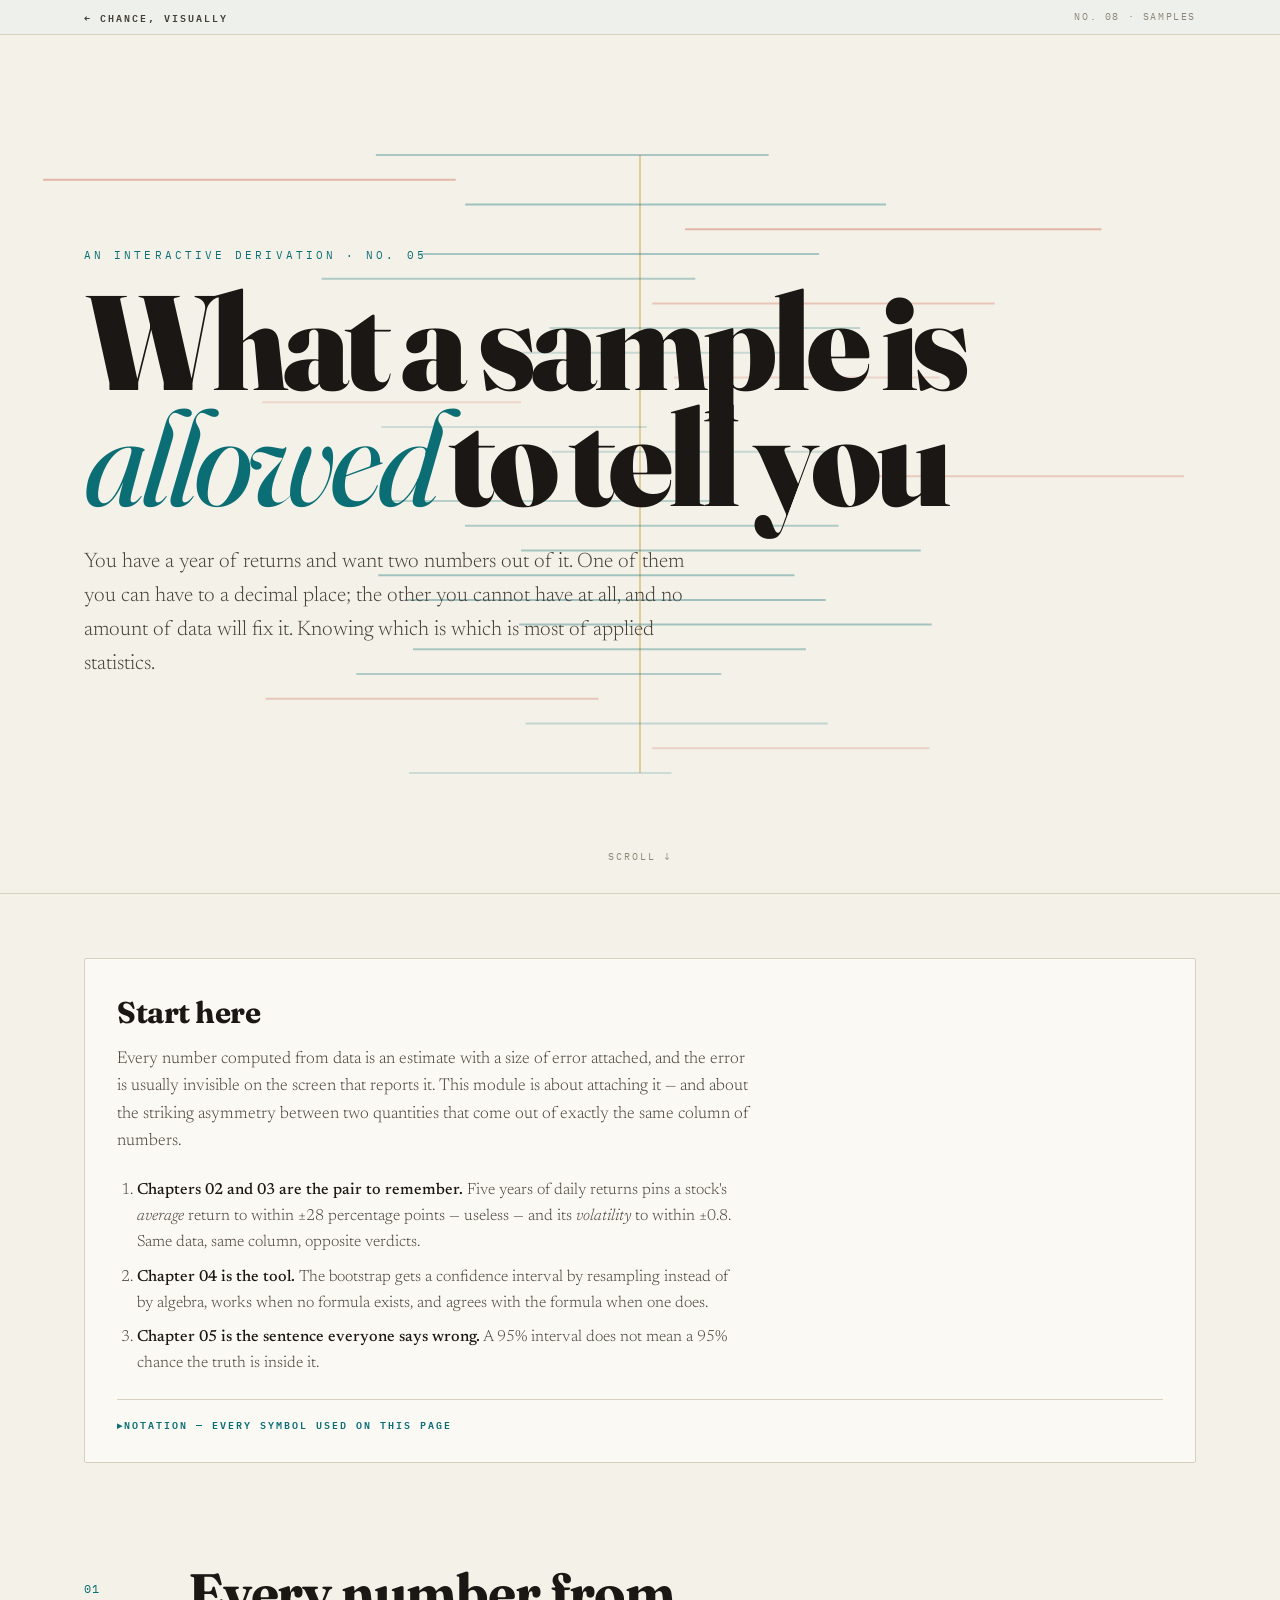
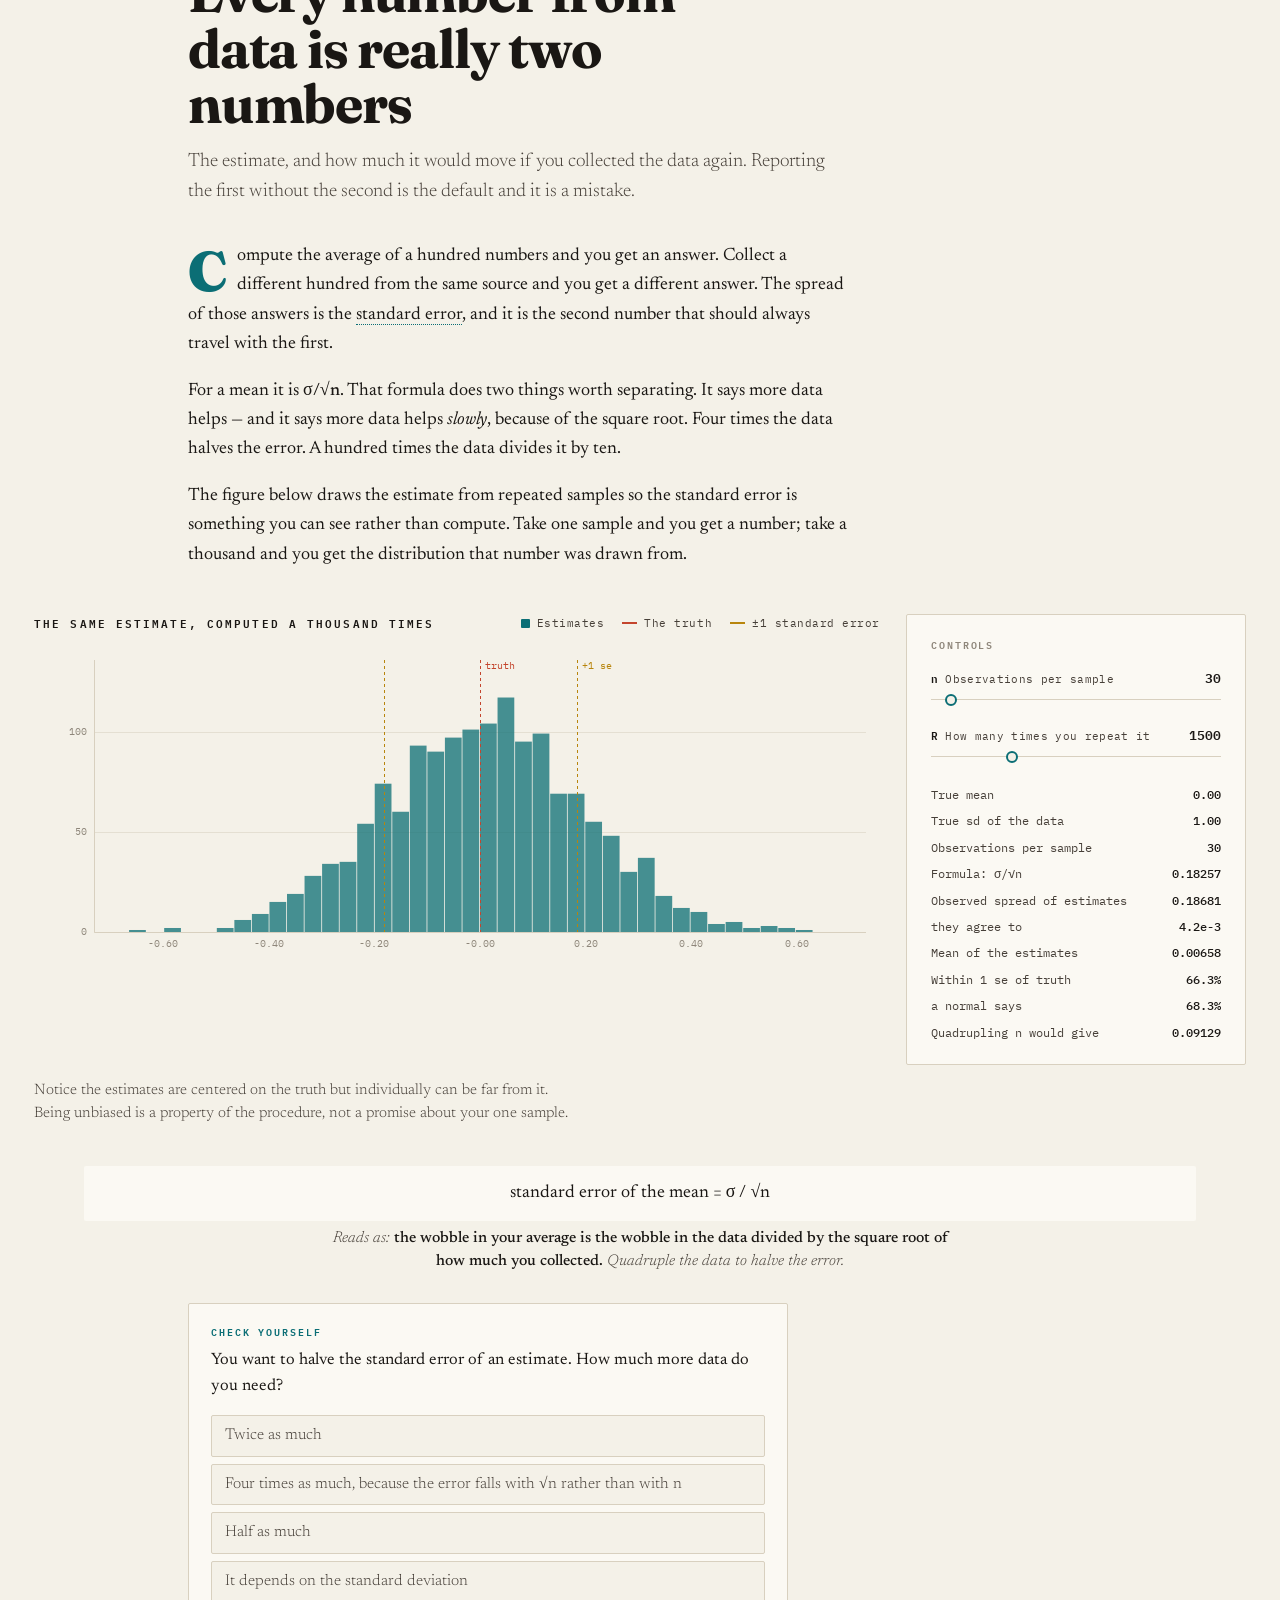
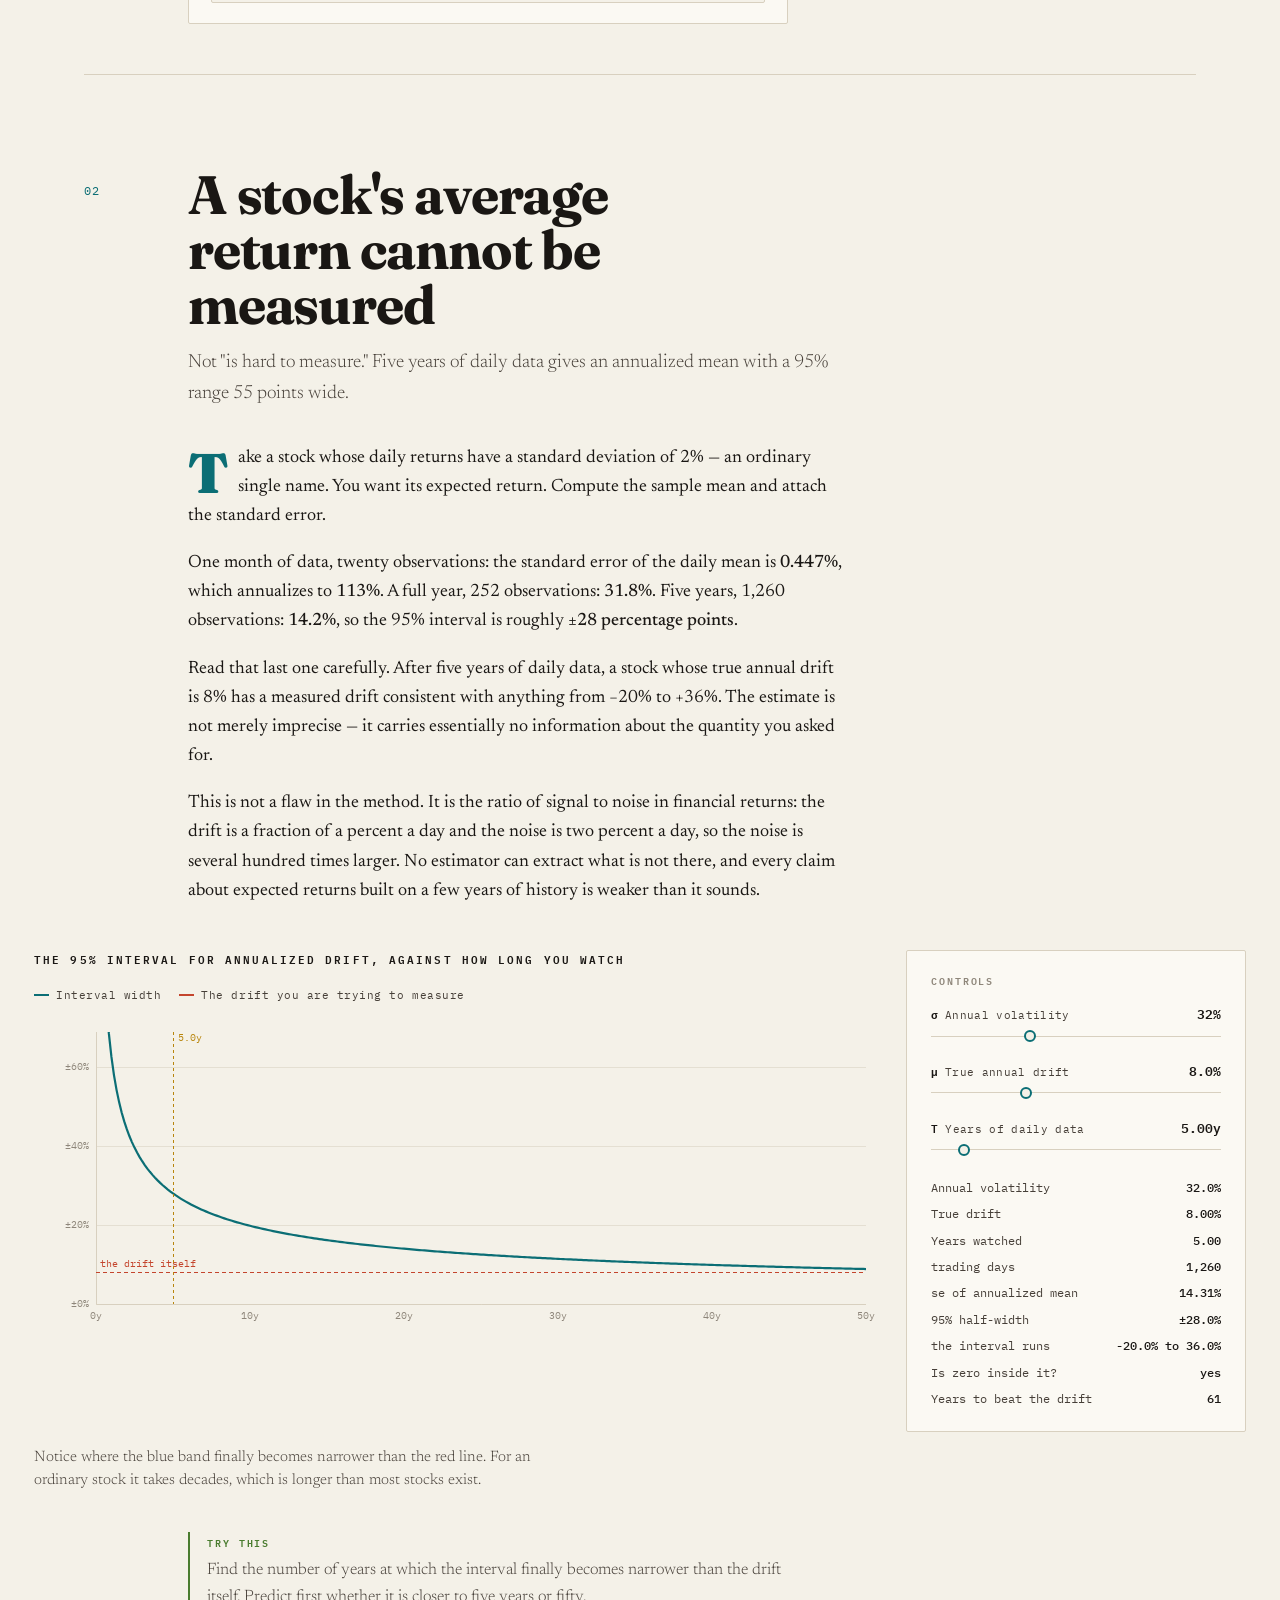
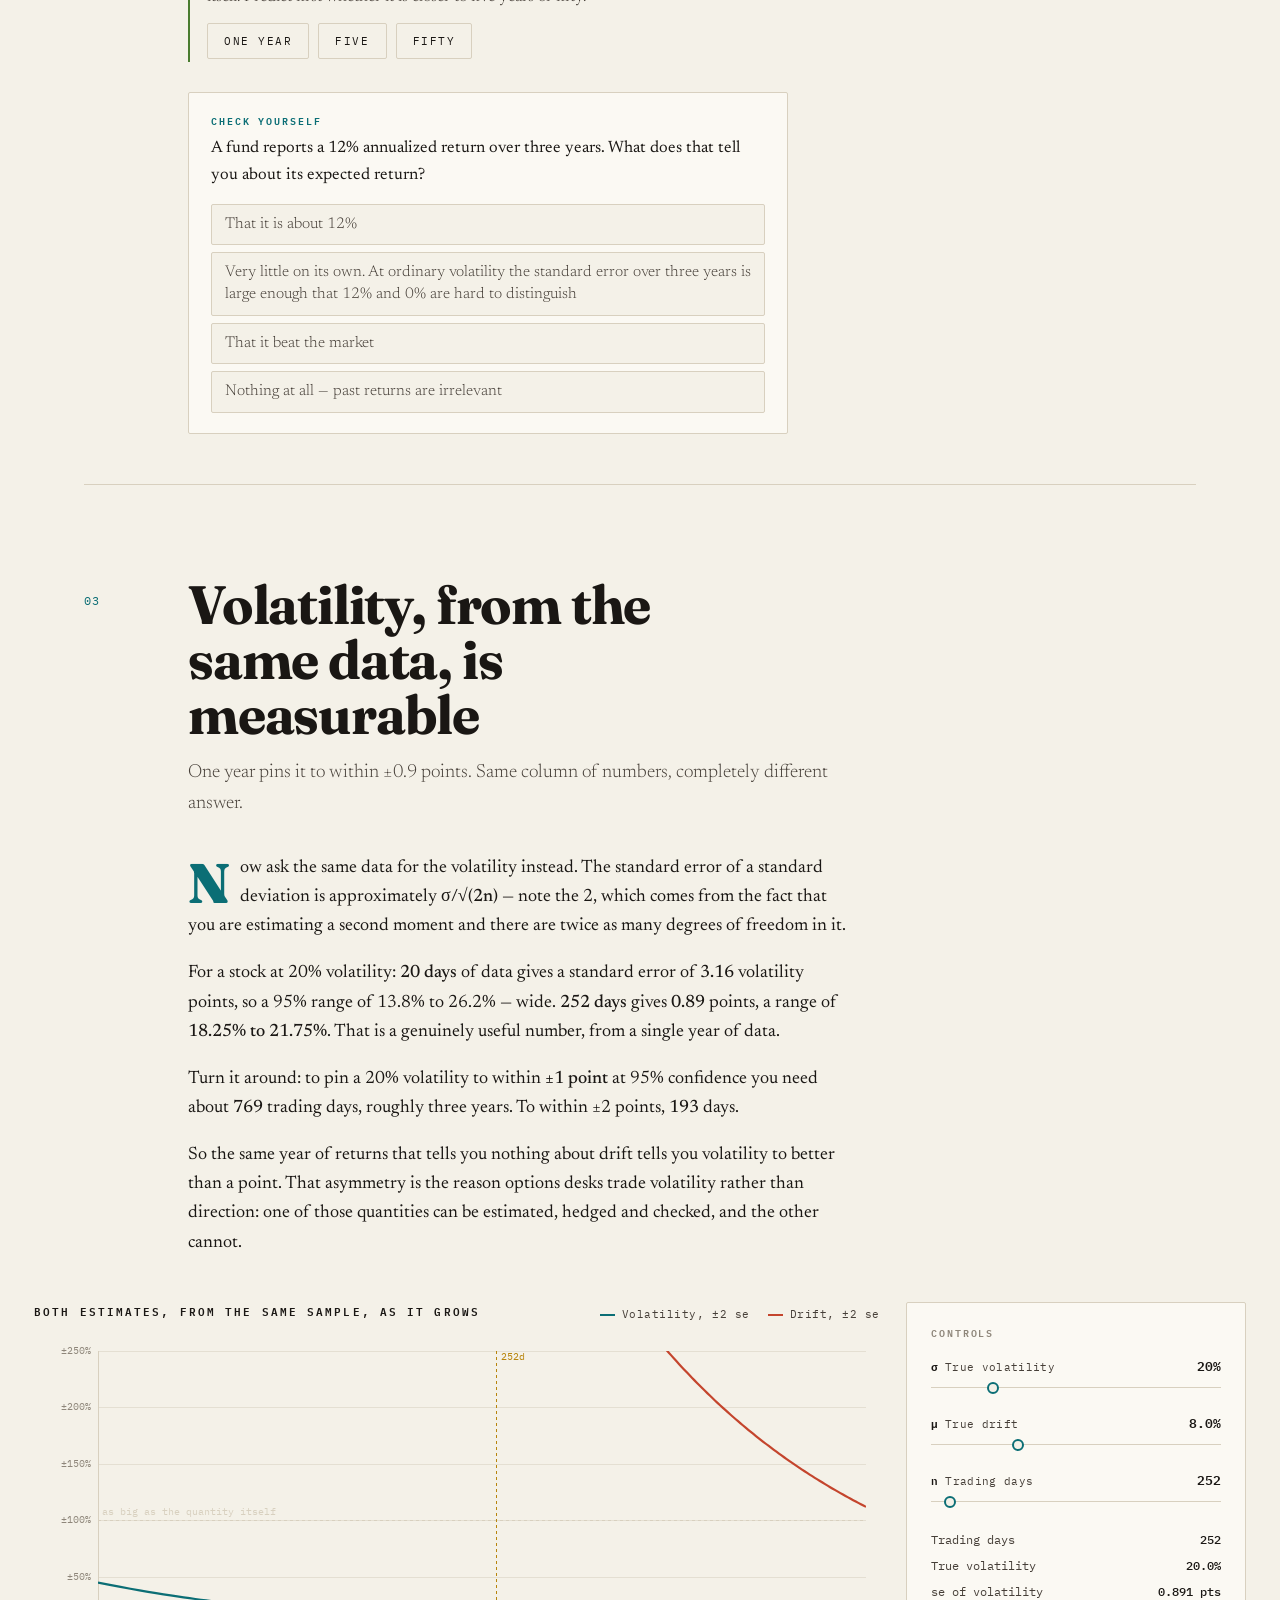
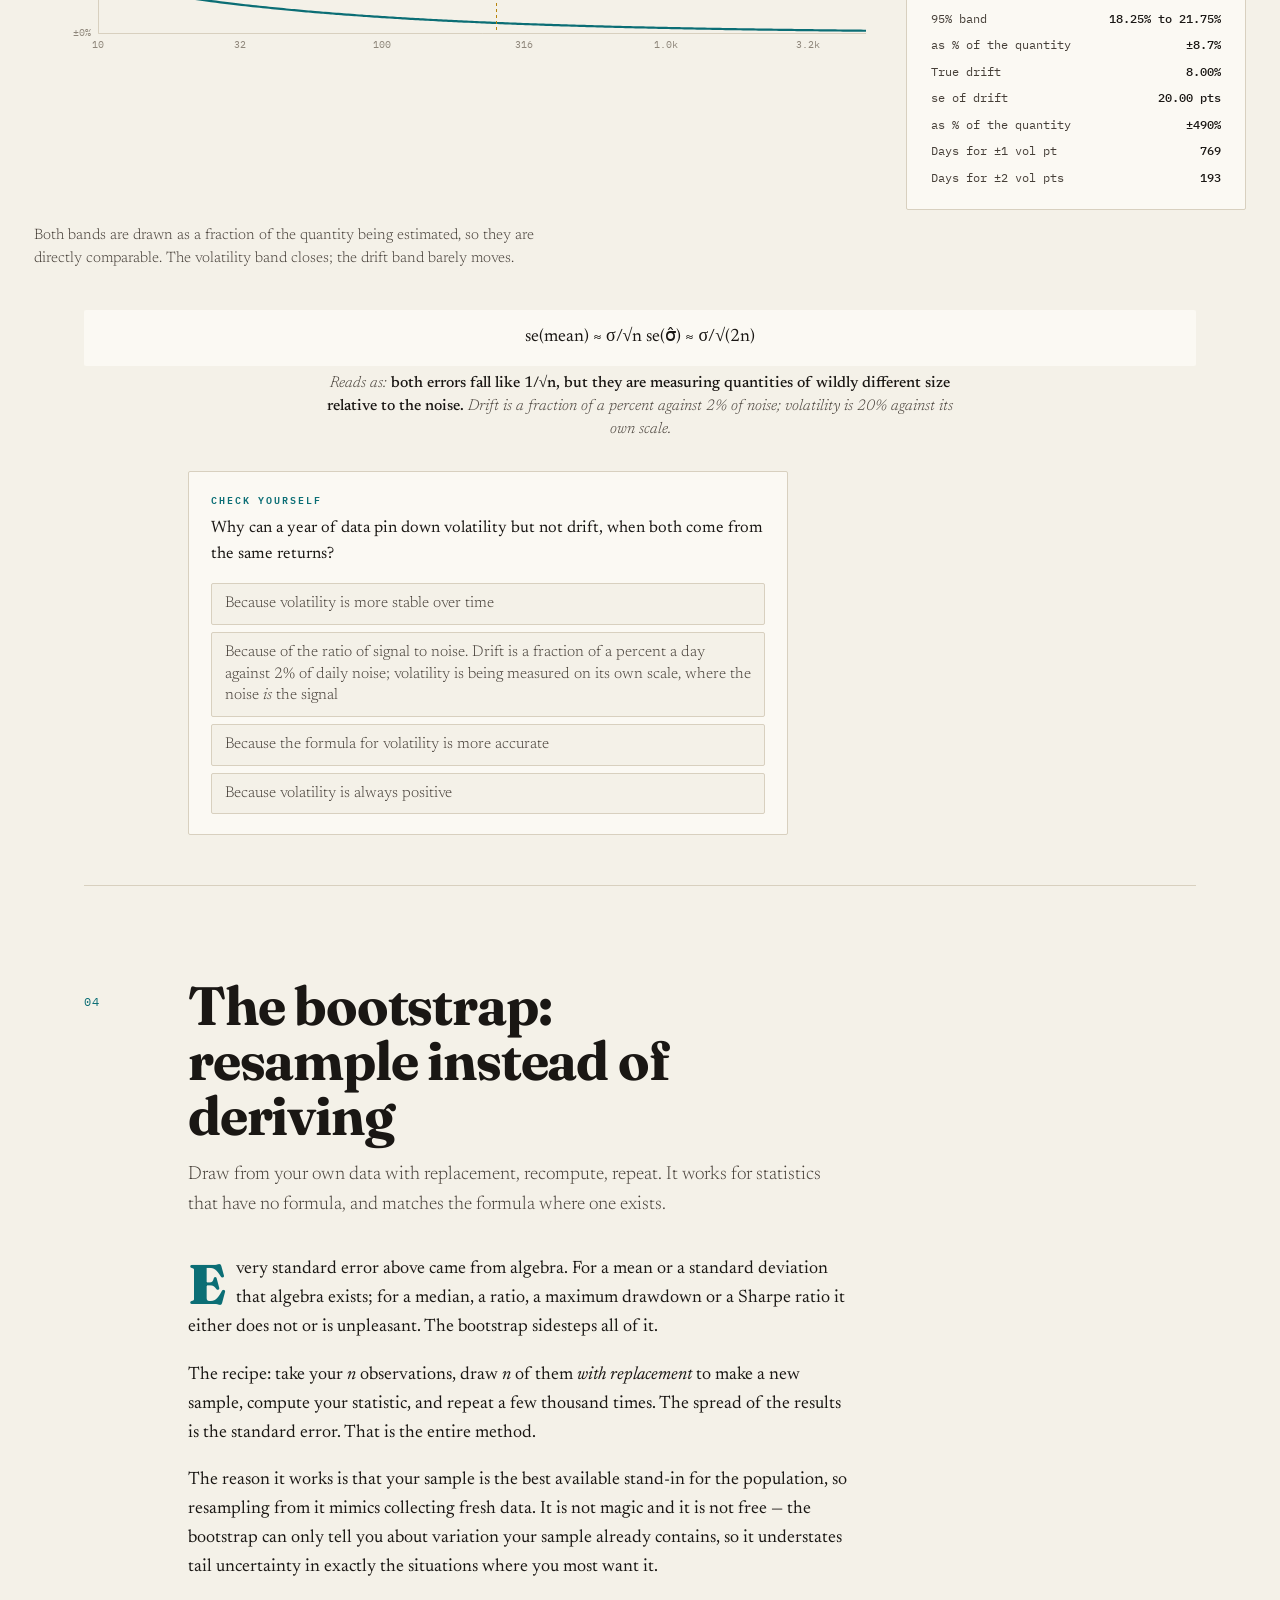
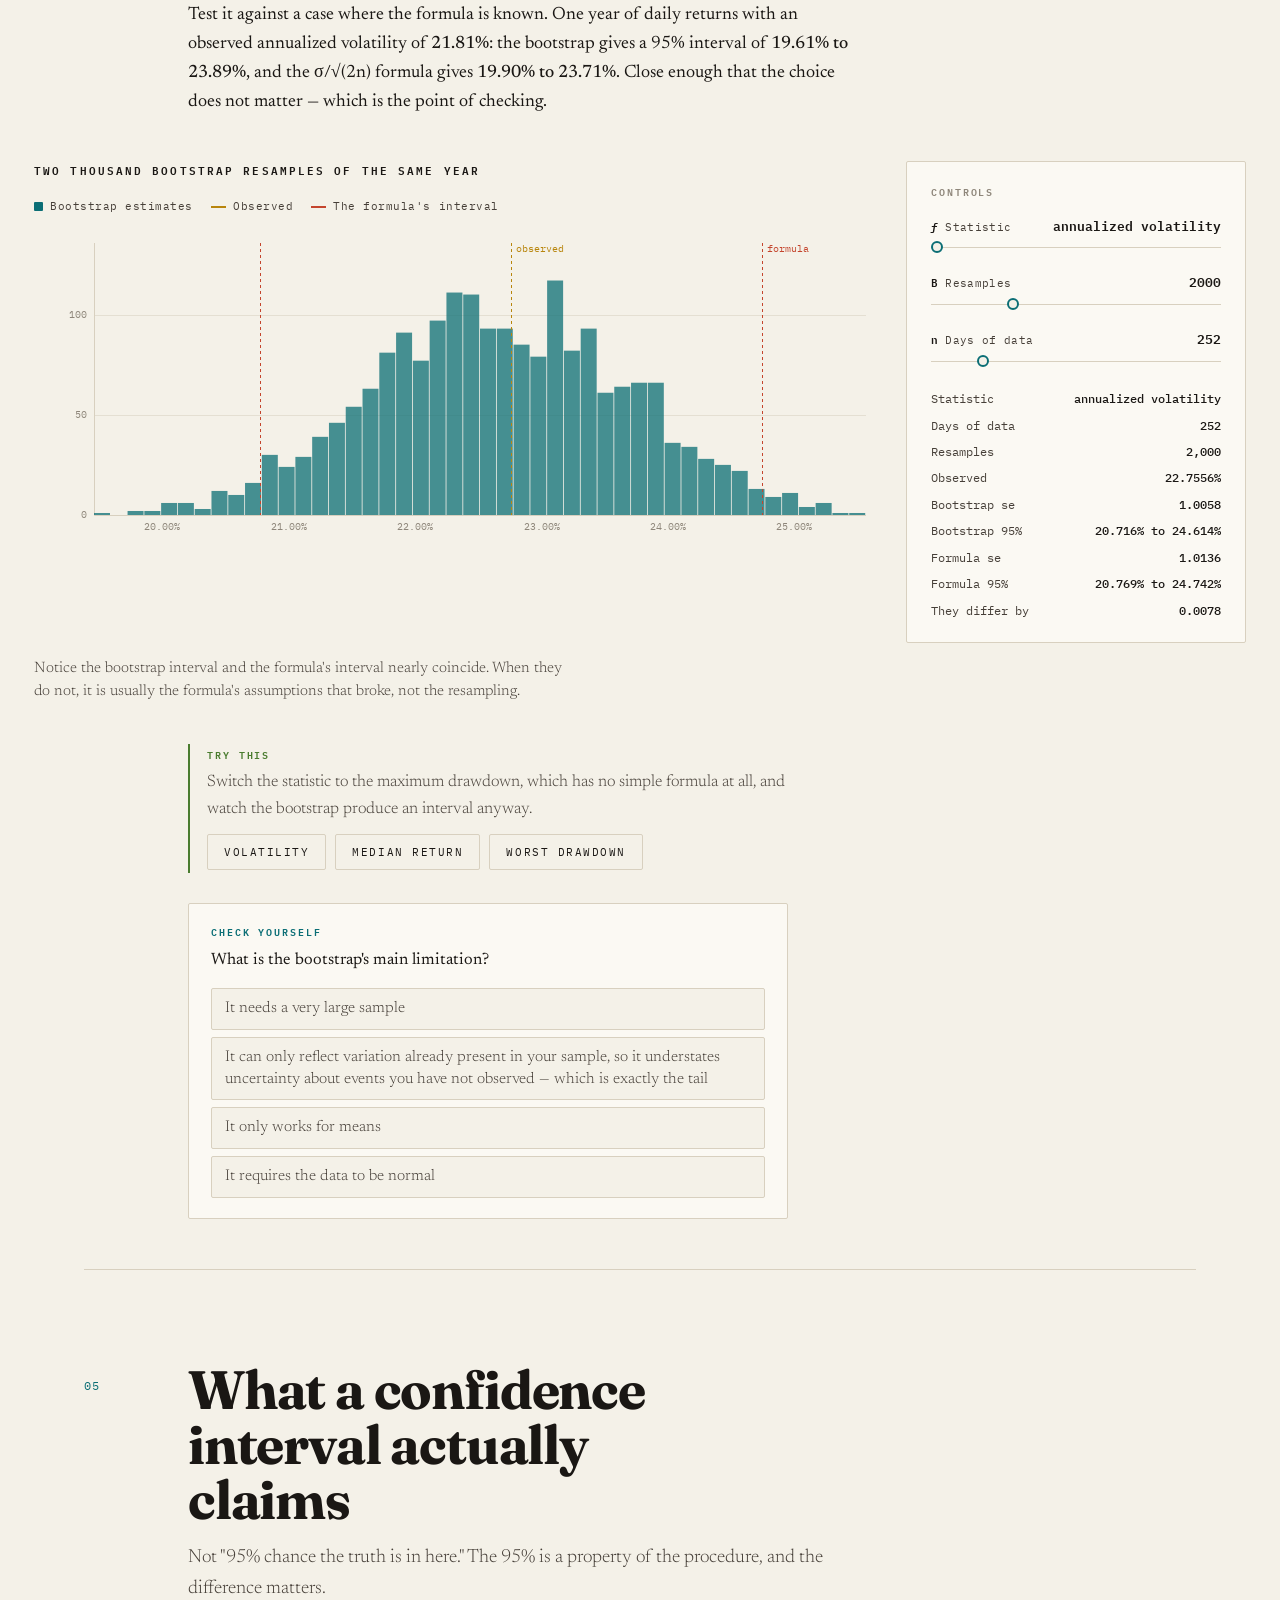
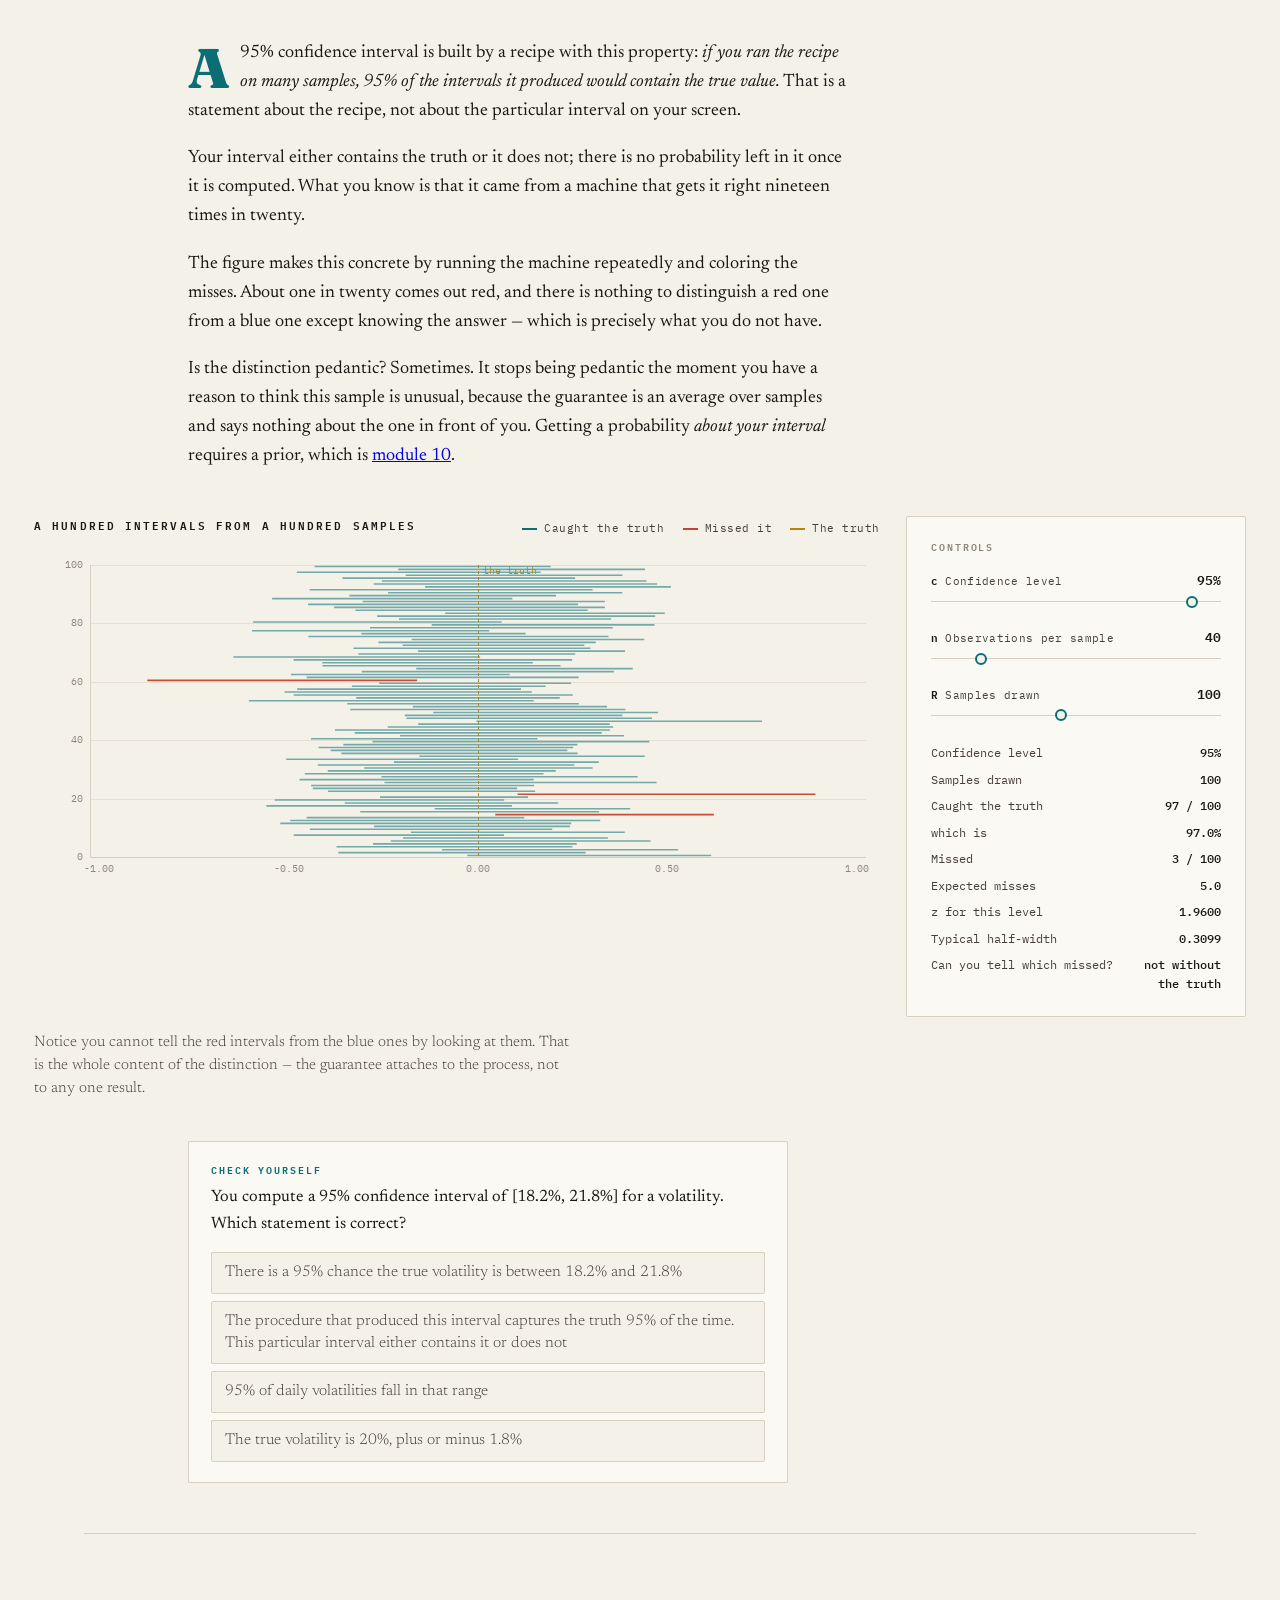
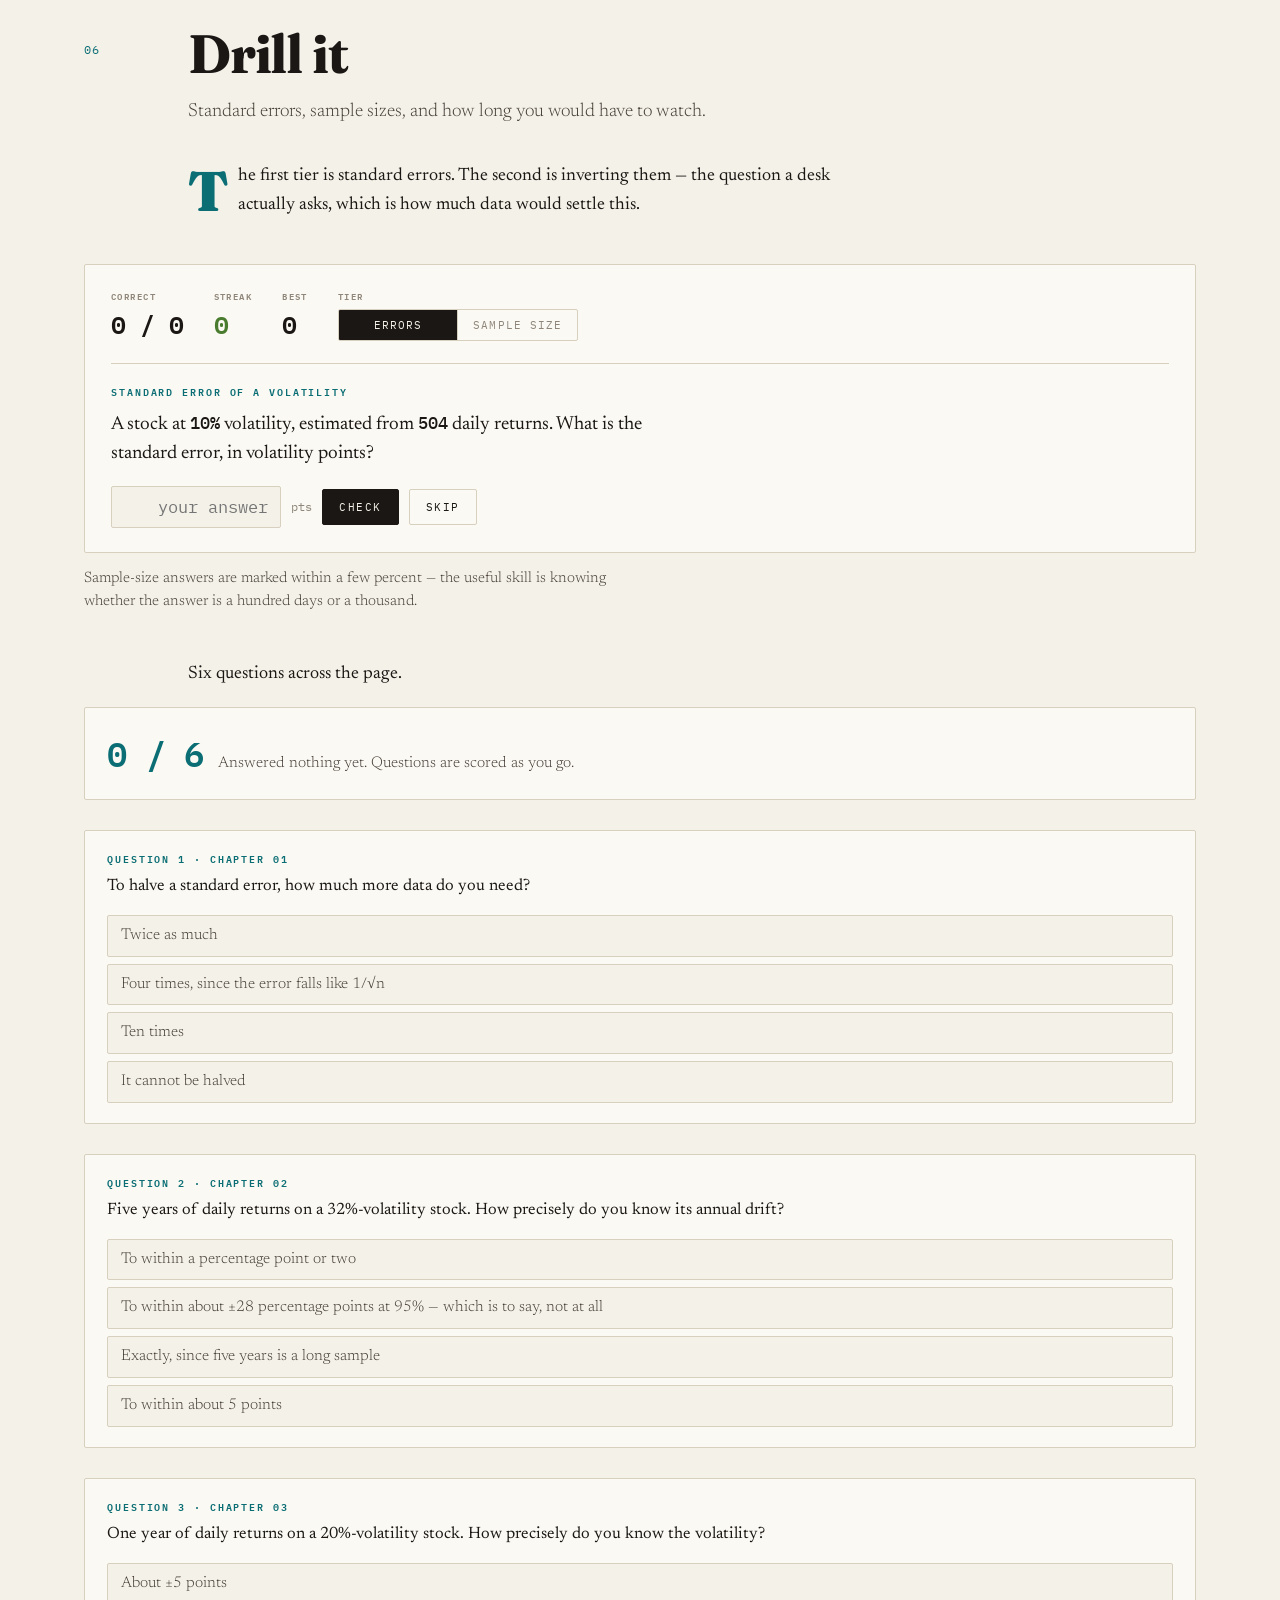
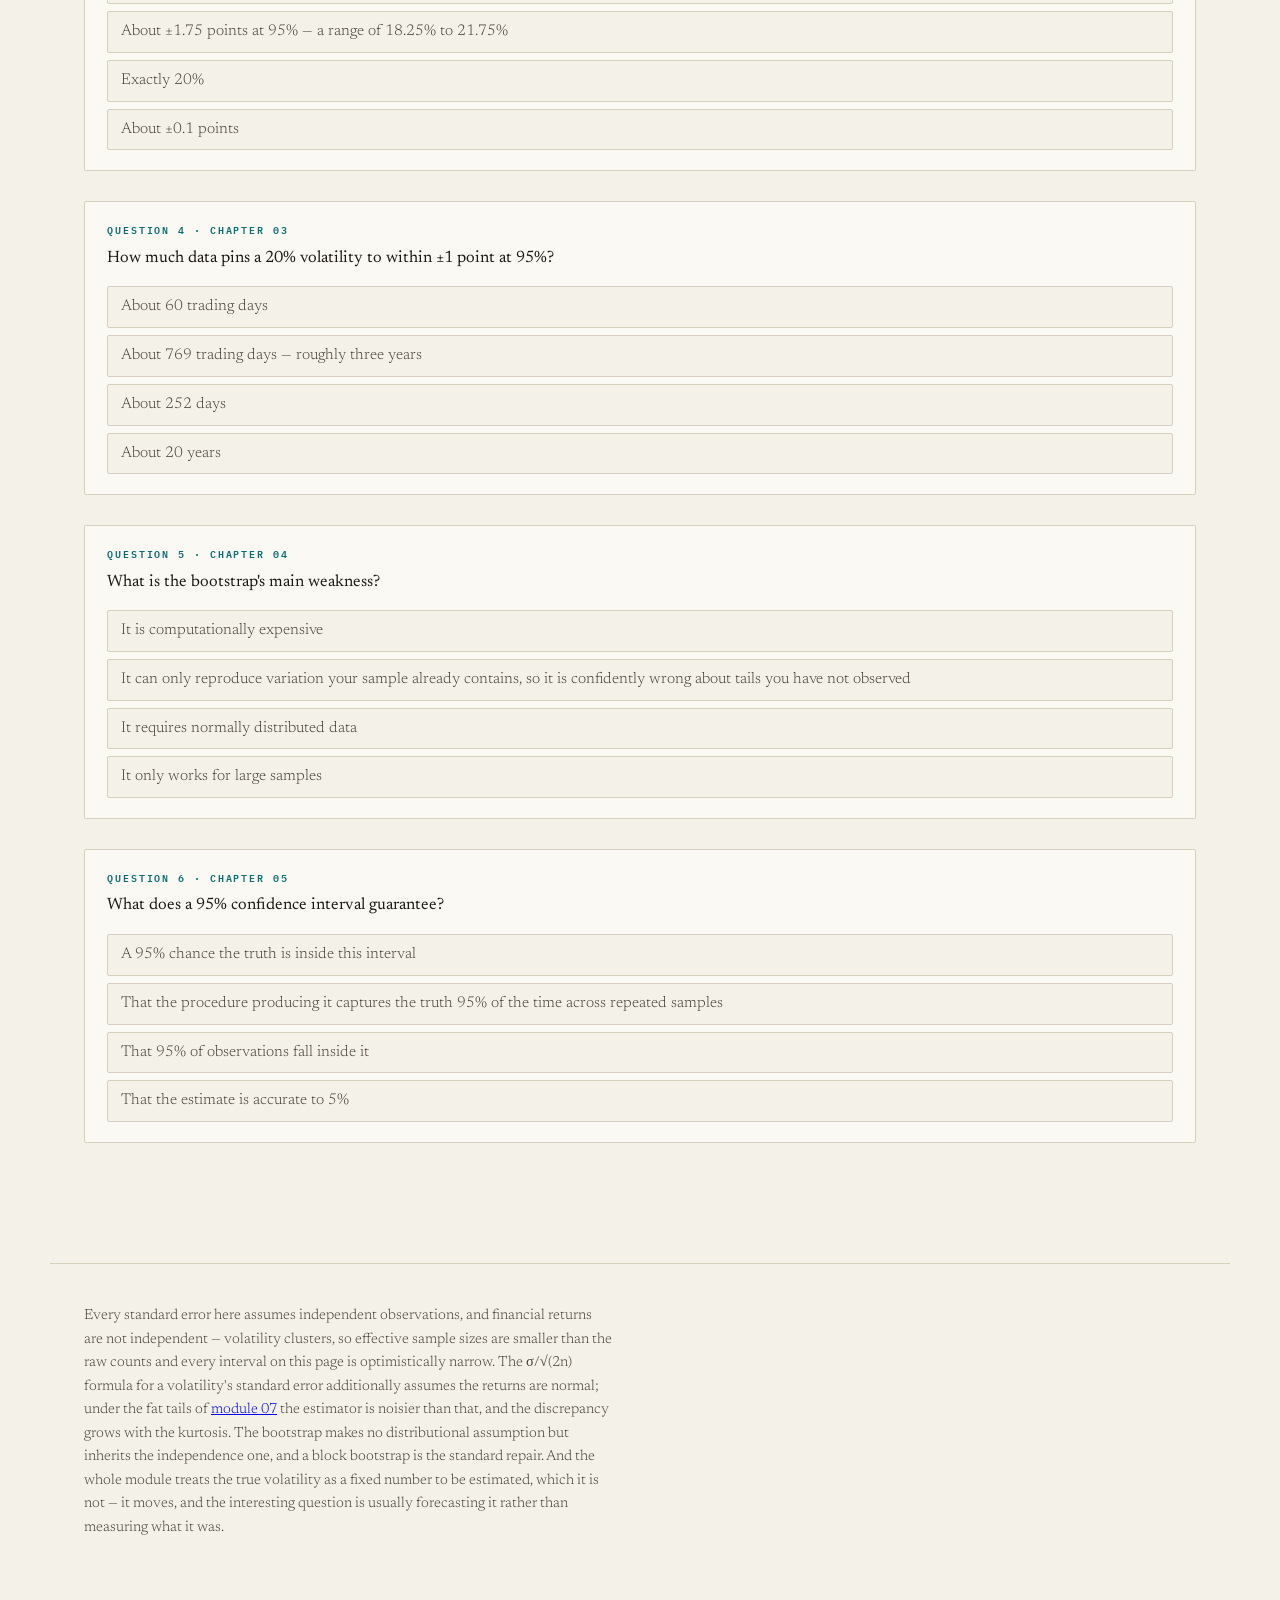
<file: docs/sample.html>
<!DOCTYPE html>
<html lang="en">
<head>
<meta charset="utf-8">
<meta name="viewport" content="width=device-width, initial-scale=1, viewport-fit=cover">
<meta name="color-scheme" content="light">
<meta name="theme-color" content="#F4F1E8">
<title>What a Sample Can Tell You — Chance, visually</title>
<meta name="description" content="Standard errors, confidence intervals and the bootstrap. Why five years of daily returns leaves a stock&#x27;s drift uncertain by twenty-eight percentage points while pinning its volatility to within one.">
<meta property="og:type" content="article">
<meta property="og:title" content="What a Sample Can Tell You — Chance, visually">
<meta property="og:description" content="Standard errors, confidence intervals and the bootstrap. Why five years of daily returns leaves a stock&#x27;s drift uncertain by twenty-eight percentage points while pinning its volatility to within one.">
<link rel="icon" href="data:image/svg+xml,<svg xmlns='http://www.w3.org/2000/svg' viewBox='0 0 32 32'><rect width='32' height='32' fill='%23F4F1E8'/><rect x='5' y='19' width='4' height='7' fill='%230B6E75'/><rect x='11' y='12' width='4' height='14' fill='%230B6E75'/><rect x='17' y='7' width='4' height='19' fill='%230B6E75'/><rect x='23' y='16' width='4' height='10' fill='%230B6E75'/></svg>">
<link rel="preconnect" href="https://fonts.googleapis.com">
<link rel="preconnect" href="https://fonts.gstatic.com" crossorigin>
<link href="https://fonts.googleapis.com/css2?family=Fraunces:opsz,wght@9..144,400;9..144,700;9..144,900&family=Newsreader:ital,opsz,wght@0,6..72,300;0,6..72,400;0,6..72,500;1,6..72,400&family=IBM+Plex+Mono:wght@400;500;600&display=swap" rel="stylesheet">
<link rel="stylesheet" href="assets/lab.css">
<link rel="stylesheet" href="assets/mobile.css">
<link rel="manifest" href="manifest.webmanifest">
<link rel="apple-touch-icon" href="icons/apple-touch-icon.png">
<meta name="apple-mobile-web-app-capable" content="yes">
<meta name="apple-mobile-web-app-status-bar-style" content="default">
<meta name="apple-mobile-web-app-title" content="Chance">
<meta name="mobile-web-app-capable" content="yes">
</head>
<body>
<header class="serieshead">
  <div class="in">
    <a class="home" href="index.html">← Chance, visually</a>
    <span class="num">No. 08 · Samples</span>
  </div>
</header>

<div class="progress" id="prog"></div>
<nav class="chapnav" id="chapnav" aria-label="Chapters">
  <a href="#c1"><span>The number you want</span><i></i></a>
  <a href="#c2"><span>Drift is unmeasurable</span><i></i></a>
  <a href="#c3"><span>Volatility is not</span><i></i></a>
  <a href="#c4"><span>The bootstrap</span><i></i></a>
  <a href="#c5"><span>What an interval means</span><i></i></a>
  <a href="#c6"><span>Drills</span><i></i></a>
</nav>

<div class="hero">
  <canvas id="heroCv" aria-hidden="true"></canvas>
  <div class="heroInner">
    <div class="eyebrow">An interactive derivation · No. 05</div>
    <h1>What a sample is <em>allowed</em> to tell you</h1>
    <p class="sub">You have a year of returns and want two numbers out of it. One of them you can have to a decimal place; the other you cannot have at all, and no amount of data will fix it. Knowing which is which is most of applied statistics.</p>
  </div>
  <div class="scrollcue">Scroll ↓</div>
</div>

<main>

<div class="orient">
  <h2>Start here</h2>
  <p class="lede">Every number computed from data is an estimate with a size of error attached, and the error is usually invisible on the screen that reports it. This module is about attaching it — and about the striking asymmetry between two quantities that come out of exactly the same column of numbers.</p>
  <ol>
    <li><b>Chapters 02 and 03 are the pair to remember.</b> Five years of daily returns pins a stock's <em>average</em> return to within ±28 percentage points — useless — and its <em>volatility</em> to within ±0.8. Same data, same column, opposite verdicts.</li>
    <li><b>Chapter 04 is the tool.</b> The bootstrap gets a confidence interval by resampling instead of by algebra, works when no formula exists, and agrees with the formula when one does.</li>
    <li><b>Chapter 05 is the sentence everyone says wrong.</b> A 95% interval does not mean a 95% chance the truth is inside it.</li>
  </ol>
  <details class="drop">
    <summary>Notation — every symbol used on this page</summary>
    <table class="ntab">
      <tr><td>Estimator</td><td>A recipe for turning data into a number. The sample mean is an estimator of the true mean.</td></tr>
      <tr><td>Standard error</td><td>The standard deviation of an estimator across repeated samples. How much the number would wobble if you did it again.</td></tr>
      <tr><td>σ / √n</td><td>The standard error of a sample mean. The most-used formula in statistics.</td></tr>
      <tr><td>σ / √(2n)</td><td>The standard error of a sample standard deviation. Note the 2 — it is why volatility is easier to measure than drift.</td></tr>
      <tr><td>Confidence interval</td><td>A range built by a procedure that captures the truth a stated fraction of the time. Not a probability about this particular range.</td></tr>
      <tr><td>Bootstrap</td><td>Resampling your own data with replacement to see how much a statistic wobbles, without deriving anything.</td></tr>
      <tr><td>Bias</td><td>A systematic error that does not shrink with more data. Different from noise, and worse.</td></tr>
      <tr><td>n − 1</td><td>The divisor in the sample variance, which corrects a bias you can watch appear.</td></tr>
    </table>
  </details>
</div>

<!-- ══════════ 01 ══════════ -->
<section class="chapter" id="c1">
  <div class="chead">
    <div class="cnum">01</div>
    <h2>Every number from data is really two numbers</h2>
    <p class="dek">The estimate, and how much it would move if you collected the data again. Reporting the first without the second is the default and it is a mistake.</p>
  </div>

  <div class="prose">
    <p class="lead">Compute the average of a hundred numbers and you get an answer. Collect a different hundred from the same source and you get a different answer. The spread of those answers is the <span class="term" data-t="Standard error" data-def="The standard deviation of an estimate across hypothetical repeated samples. It measures how much your number would move if you ran the study again, and it is not the same as the standard deviation of the data.">standard error</span>, and it is the second number that should always travel with the first.</p>
    <p>For a mean it is <b>σ/√n</b>. That formula does two things worth separating. It says more data helps — and it says more data helps <em>slowly</em>, because of the square root. Four times the data halves the error. A hundred times the data divides it by ten.</p>
    <p>The figure below draws the estimate from repeated samples so the standard error is something you can see rather than compute. Take one sample and you get a number; take a thousand and you get the distribution that number was drawn from.</p>
  </div>

  <figure class="bleed">
    <div class="split wide">
      <div>
        <div class="figtop">
          <h3>The same estimate, computed a thousand times</h3>
          <span class="legend" style="margin:0">
            <span><i class="sw" style="background:var(--blue)"></i>Estimates</span>
            <span><i class="swl" style="background:var(--verm)"></i>The truth</span>
            <span><i class="swl" style="background:var(--ochre)"></i>±1 standard error</span>
          </span>
        </div>
        <canvas id="cv1" height="310"></canvas>
      </div>
      <div class="rail panel">
        <h4>Controls</h4>
        <div id="ctl1"></div>
        <div class="kv" style="margin-top:20px" id="kv1"></div>
      </div>
    </div>
    <figcaption>Notice the estimates are centered on the truth but individually can be far from it. Being unbiased is a property of the procedure, not a promise about your one sample.</figcaption>
  </figure>

  <div class="mline">standard error of the mean = σ / √n</div>
  <p class="mread">Reads as: <b>the wobble in your average is the wobble in the data divided by the square root of how much you collected.</b> Quadruple the data to halve the error.</p>

  <div class="check">
    <span class="lab">Check yourself</span>
    <p class="q">You want to halve the standard error of an estimate. How much more data do you need?</p>
    <div class="opts">
      <button>Twice as much</button>
      <button data-ok="1">Four times as much, because the error falls with √n rather than with n</button>
      <button>Half as much</button>
      <button>It depends on the standard deviation</button>
    </div>
    <div class="ans"><b>Four times.</b> Which sets the economics of every data collection decision: the first hundred observations buy far more precision than the second hundred, and getting from "roughly right" to "precise" is usually not worth what it costs. The fourth answer is a real consideration for the <em>size</em> of the error but not for how it scales.</div>
  </div>
</section>

<!-- ══════════ 02 ══════════ -->
<section class="chapter" id="c2">
  <div class="chead">
    <div class="cnum">02</div>
    <h2>A stock's average return cannot be measured</h2>
    <p class="dek">Not "is hard to measure." Five years of daily data gives an annualized mean with a 95% range 55 points wide.</p>
  </div>

  <div class="prose">
    <p class="lead">Take a stock whose daily returns have a standard deviation of 2% — an ordinary single name. You want its expected return. Compute the sample mean and attach the standard error.</p>
    <p>One month of data, twenty observations: the standard error of the daily mean is <b>0.447%</b>, which annualizes to <b>113%</b>. A full year, 252 observations: <b>31.8%</b>. Five years, 1,260 observations: <b>14.2%</b>, so the 95% interval is roughly <b>±28 percentage points</b>.</p>
    <p>Read that last one carefully. After five years of daily data, a stock whose true annual drift is 8% has a measured drift consistent with anything from −20% to +36%. The estimate is not merely imprecise — it carries essentially no information about the quantity you asked for.</p>
    <p>This is not a flaw in the method. It is the ratio of signal to noise in financial returns: the drift is a fraction of a percent a day and the noise is two percent a day, so the noise is several hundred times larger. No estimator can extract what is not there, and every claim about expected returns built on a few years of history is weaker than it sounds.</p>
  </div>

  <figure class="bleed">
    <div class="split wide">
      <div>
        <div class="figtop">
          <h3>The 95% interval for annualized drift, against how long you watch</h3>
          <span class="legend" style="margin:0">
            <span><i class="swl" style="background:var(--blue)"></i>Interval width</span>
            <span><i class="swl" style="background:var(--verm)"></i>The drift you are trying to measure</span>
          </span>
        </div>
        <canvas id="cv2" height="310"></canvas>
      </div>
      <div class="rail panel">
        <h4>Controls</h4>
        <div id="ctl2"></div>
        <div class="kv" style="margin-top:20px" id="kv2"></div>
      </div>
    </div>
    <figcaption>Notice where the blue band finally becomes narrower than the red line. For an ordinary stock it takes decades, which is longer than most stocks exist.</figcaption>
  </figure>

  <div class="try">
    <span class="lab">Try this</span>
    <p>Find the number of years at which the interval finally becomes narrower than the drift itself. Predict first whether it is closer to five years or fifty.</p>
    <div class="btnrow">
      <button class="act ghost" data-preset="c2" data-patch='{"years":1}' data-focus="cv2">One year</button>
      <button class="act ghost" data-preset="c2" data-patch='{"years":5}' data-focus="cv2">Five</button>
      <button class="act ghost" data-preset="c2" data-patch='{"years":50}' data-focus="cv2">Fifty</button>
    </div>
  </div>

  <div class="check">
    <span class="lab">Check yourself</span>
    <p class="q">A fund reports a 12% annualized return over three years. What does that tell you about its expected return?</p>
    <div class="opts">
      <button>That it is about 12%</button>
      <button data-ok="1">Very little on its own. At ordinary volatility the standard error over three years is large enough that 12% and 0% are hard to distinguish</button>
      <button>That it beat the market</button>
      <button>Nothing at all — past returns are irrelevant</button>
    </div>
    <div class="ans"><b>Very little, and the fourth answer overcorrects.</b> Three years is real evidence; it is just much weaker evidence than the headline suggests, and it should be combined with a prior about how common skill is — which is <a href="bayes.html">module 10</a>. The right response to a short track record is neither belief nor dismissal but a small update.</div>
  </div>
</section>

<!-- ══════════ 03 ══════════ -->
<section class="chapter" id="c3">
  <div class="chead">
    <div class="cnum">03</div>
    <h2>Volatility, from the same data, is measurable</h2>
    <p class="dek">One year pins it to within ±0.9 points. Same column of numbers, completely different answer.</p>
  </div>

  <div class="prose">
    <p class="lead">Now ask the same data for the volatility instead. The standard error of a standard deviation is approximately <b>σ/√(2n)</b> — note the 2, which comes from the fact that you are estimating a second moment and there are twice as many degrees of freedom in it.</p>
    <p>For a stock at 20% volatility: <b>20 days</b> of data gives a standard error of <b>3.16</b> volatility points, so a 95% range of 13.8% to 26.2% — wide. <b>252 days</b> gives <b>0.89</b> points, a range of <b>18.25% to 21.75%</b>. That is a genuinely useful number, from a single year of data.</p>
    <p>Turn it around: to pin a 20% volatility to within <b>±1 point</b> at 95% confidence you need about <b>769</b> trading days, roughly three years. To within ±2 points, <b>193</b> days.</p>
    <p>So the same year of returns that tells you nothing about drift tells you volatility to better than a point. That asymmetry is the reason options desks trade volatility rather than direction: one of those quantities can be estimated, hedged and checked, and the other cannot.</p>
  </div>

  <figure class="bleed">
    <div class="split wide">
      <div>
        <div class="figtop">
          <h3>Both estimates, from the same sample, as it grows</h3>
          <span class="legend" style="margin:0">
            <span><i class="swl" style="background:var(--blue)"></i>Volatility, ±2 se</span>
            <span><i class="swl" style="background:var(--verm)"></i>Drift, ±2 se</span>
          </span>
        </div>
        <canvas id="cv3" height="320"></canvas>
      </div>
      <div class="rail panel">
        <h4>Controls</h4>
        <div id="ctl3"></div>
        <div class="kv" style="margin-top:20px" id="kv3"></div>
      </div>
    </div>
    <figcaption>Both bands are drawn as a fraction of the quantity being estimated, so they are directly comparable. The volatility band closes; the drift band barely moves.</figcaption>
  </figure>

  <div class="mline">se(mean) ≈ σ/√n      se(σ̂) ≈ σ/√(2n)</div>
  <p class="mread">Reads as: <b>both errors fall like 1/√n, but they are measuring quantities of wildly different size relative to the noise.</b> Drift is a fraction of a percent against 2% of noise; volatility is 20% against its own scale.</p>

  <div class="check">
    <span class="lab">Check yourself</span>
    <p class="q">Why can a year of data pin down volatility but not drift, when both come from the same returns?</p>
    <div class="opts">
      <button>Because volatility is more stable over time</button>
      <button data-ok="1">Because of the ratio of signal to noise. Drift is a fraction of a percent a day against 2% of daily noise; volatility is being measured on its own scale, where the noise <em>is</em> the signal</button>
      <button>Because the formula for volatility is more accurate</button>
      <button>Because volatility is always positive</button>
    </div>
    <div class="ans"><b>Signal to noise, and the first answer is a separate true thing.</b> Volatility does cluster and persist, which helps forecasting — but even for a perfectly constant process the estimation problem is easier, because you are asking about the size of the noise rather than about a tiny drift buried inside it.</div>
  </div>
</section>

<!-- ══════════ 04 ══════════ -->
<section class="chapter" id="c4">
  <div class="chead">
    <div class="cnum">04</div>
    <h2>The bootstrap: resample instead of deriving</h2>
    <p class="dek">Draw from your own data with replacement, recompute, repeat. It works for statistics that have no formula, and matches the formula where one exists.</p>
  </div>

  <div class="prose">
    <p class="lead">Every standard error above came from algebra. For a mean or a standard deviation that algebra exists; for a median, a ratio, a maximum drawdown or a Sharpe ratio it either does not or is unpleasant. The bootstrap sidesteps all of it.</p>
    <p>The recipe: take your <em>n</em> observations, draw <em>n</em> of them <em>with replacement</em> to make a new sample, compute your statistic, and repeat a few thousand times. The spread of the results is the standard error. That is the entire method.</p>
    <p>The reason it works is that your sample is the best available stand-in for the population, so resampling from it mimics collecting fresh data. It is not magic and it is not free — the bootstrap can only tell you about variation your sample already contains, so it understates tail uncertainty in exactly the situations where you most want it.</p>
    <p>Test it against a case where the formula is known. One year of daily returns with an observed annualized volatility of <b>21.81%</b>: the bootstrap gives a 95% interval of <b>19.61% to 23.89%</b>, and the σ/√(2n) formula gives <b>19.90% to 23.71%</b>. Close enough that the choice does not matter — which is the point of checking.</p>
  </div>

  <figure class="bleed">
    <div class="split wide">
      <div>
        <div class="figtop">
          <h3>Two thousand bootstrap resamples of the same year</h3>
          <span class="legend" style="margin:0">
            <span><i class="sw" style="background:var(--blue)"></i>Bootstrap estimates</span>
            <span><i class="swl" style="background:var(--ochre)"></i>Observed</span>
            <span><i class="swl" style="background:var(--verm)"></i>The formula's interval</span>
          </span>
        </div>
        <canvas id="cv4" height="310"></canvas>
      </div>
      <div class="rail panel">
        <h4>Controls</h4>
        <div id="ctl4"></div>
        <div class="kv" style="margin-top:20px" id="kv4"></div>
      </div>
    </div>
    <figcaption>Notice the bootstrap interval and the formula's interval nearly coincide. When they do not, it is usually the formula's assumptions that broke, not the resampling.</figcaption>
  </figure>

  <div class="try">
    <span class="lab">Try this</span>
    <p>Switch the statistic to the maximum drawdown, which has no simple formula at all, and watch the bootstrap produce an interval anyway.</p>
    <div class="btnrow">
      <button class="act ghost" data-preset="c4" data-patch='{"stat":0}' data-focus="cv4">Volatility</button>
      <button class="act ghost" data-preset="c4" data-patch='{"stat":1}' data-focus="cv4">Median return</button>
      <button class="act ghost" data-preset="c4" data-patch='{"stat":2}' data-focus="cv4">Worst drawdown</button>
    </div>
  </div>

  <div class="check">
    <span class="lab">Check yourself</span>
    <p class="q">What is the bootstrap's main limitation?</p>
    <div class="opts">
      <button>It needs a very large sample</button>
      <button data-ok="1">It can only reflect variation already present in your sample, so it understates uncertainty about events you have not observed — which is exactly the tail</button>
      <button>It only works for means</button>
      <button>It requires the data to be normal</button>
    </div>
    <div class="ans"><b>It cannot invent what it has not seen.</b> If your year of data contains no crash, no amount of resampling will produce one, and the bootstrap interval for a tail statistic will be confidently narrow and wrong. It is an excellent tool for the middle of a distribution and a dangerous one for the edges — the same warning that runs through <a href="dist.html">module 07</a>.</div>
  </div>
</section>

<!-- ══════════ 05 ══════════ -->
<section class="chapter" id="c5">
  <div class="chead">
    <div class="cnum">05</div>
    <h2>What a confidence interval actually claims</h2>
    <p class="dek">Not "95% chance the truth is in here." The 95% is a property of the procedure, and the difference matters.</p>
  </div>

  <div class="prose">
    <p class="lead">A 95% confidence interval is built by a recipe with this property: <em>if you ran the recipe on many samples, 95% of the intervals it produced would contain the true value.</em> That is a statement about the recipe, not about the particular interval on your screen.</p>
    <p>Your interval either contains the truth or it does not; there is no probability left in it once it is computed. What you know is that it came from a machine that gets it right nineteen times in twenty.</p>
    <p>The figure makes this concrete by running the machine repeatedly and coloring the misses. About one in twenty comes out red, and there is nothing to distinguish a red one from a blue one except knowing the answer — which is precisely what you do not have.</p>
    <p>Is the distinction pedantic? Sometimes. It stops being pedantic the moment you have a reason to think this sample is unusual, because the guarantee is an average over samples and says nothing about the one in front of you. Getting a probability <em>about your interval</em> requires a prior, which is <a href="bayes.html">module 10</a>.</p>
  </div>

  <figure class="bleed">
    <div class="split wide">
      <div>
        <div class="figtop">
          <h3>A hundred intervals from a hundred samples</h3>
          <span class="legend" style="margin:0">
            <span><i class="swl" style="background:var(--blue)"></i>Caught the truth</span>
            <span><i class="swl" style="background:var(--verm)"></i>Missed it</span>
            <span><i class="swl" style="background:var(--ochre)"></i>The truth</span>
          </span>
        </div>
        <canvas id="cv5" height="330"></canvas>
      </div>
      <div class="rail panel">
        <h4>Controls</h4>
        <div id="ctl5"></div>
        <div class="kv" style="margin-top:20px" id="kv5"></div>
      </div>
    </div>
    <figcaption>Notice you cannot tell the red intervals from the blue ones by looking at them. That is the whole content of the distinction — the guarantee attaches to the process, not to any one result.</figcaption>
  </figure>

  <div class="check">
    <span class="lab">Check yourself</span>
    <p class="q">You compute a 95% confidence interval of [18.2%, 21.8%] for a volatility. Which statement is correct?</p>
    <div class="opts">
      <button>There is a 95% chance the true volatility is between 18.2% and 21.8%</button>
      <button data-ok="1">The procedure that produced this interval captures the truth 95% of the time. This particular interval either contains it or does not</button>
      <button>95% of daily volatilities fall in that range</button>
      <button>The true volatility is 20%, plus or minus 1.8%</button>
    </div>
    <div class="ans"><b>A property of the procedure.</b> The third answer is a different error worth naming — confusing an interval for a <em>parameter</em> with an interval for future <em>observations</em>, which is much wider. And the first answer is what almost everyone means and is only strictly available in the Bayesian framing, where it requires you to have stated a prior first.</div>
  </div>
</section>

<!-- ══════════ 06 ══════════ -->
<section class="chapter" id="c6">
  <div class="chead">
    <div class="cnum">06</div>
    <h2>Drill it</h2>
    <p class="dek">Standard errors, sample sizes, and how long you would have to watch.</p>
  </div>

  <div class="prose">
    <p class="lead">The first tier is standard errors. The second is inverting them — the question a desk actually asks, which is how much data would settle this.</p>
  </div>

  <figure>
    <div class="drill" id="drill">
      <div class="dstats">
        <div class="c"><span class="k">Correct</span><span class="v" id="dScore">0 / 0</span></div>
        <div class="c"><span class="k">Streak</span><span class="v" id="dStreak" style="color:var(--moss)">0</span></div>
        <div class="c"><span class="k">Best</span><span class="v" id="dBest">0</span></div>
        <div class="c" style="flex:1;min-width:170px"><span class="k">Tier</span>
          <div class="seg" style="margin-top:5px;max-width:240px">
            <button id="dT1" aria-pressed="true">Errors</button>
            <button id="dT2" aria-pressed="false">Sample size</button>
          </div>
        </div>
      </div>
      <span class="qn" id="dKind">Question</span>
      <p class="qt" id="dText">Loading…</p>
      <div class="ansrow">
        <input type="text" inputmode="decimal" id="dInput" placeholder="your answer" aria-label="Your answer">
        <span class="unit" id="dUnit"></span>
        <button class="act" id="dSubmit">Check</button>
        <button class="act ghost" id="dSkip">Skip</button>
      </div>
      <div class="verdict">
        <div class="vd" id="dVerdict"></div>
        <div class="work" id="dWork"></div>
        <div class="btnrow"><button class="act" id="dNext">Next question</button></div>
      </div>
    </div>
    <figcaption>Sample-size answers are marked within a few percent — the useful skill is knowing whether the answer is a hundred days or a thousand.</figcaption>
  </figure>

  <div class="prose" style="margin-top:46px">
    <p>Six questions across the page.</p>
  </div>

  <div class="score" id="scoreBox">
    <span class="big" id="scoreNum">0 / 6</span>
    <span class="txt" id="scoreTxt">Answered nothing yet. Questions are scored as you go.</span>
  </div>

  <div class="check" data-quiz="1" style="margin-left:0;max-width:none">
    <span class="lab">Question 1 · chapter 01</span>
    <p class="q">To halve a standard error, how much more data do you need?</p>
    <div class="opts">
      <button>Twice as much</button>
      <button data-ok="1">Four times, since the error falls like 1/√n</button>
      <button>Ten times</button>
      <button>It cannot be halved</button>
    </div>
    <div class="ans"><b>Four times.</b> Which makes precision expensive in a very specific way: going from a 2-point error to a 1-point error costs as much data as everything you already collected, three times over.</div>
  </div>

  <div class="check" data-quiz="1" style="margin-left:0;max-width:none">
    <span class="lab">Question 2 · chapter 02</span>
    <p class="q">Five years of daily returns on a 32%-volatility stock. How precisely do you know its annual drift?</p>
    <div class="opts">
      <button>To within a percentage point or two</button>
      <button data-ok="1">To within about ±28 percentage points at 95% — which is to say, not at all</button>
      <button>Exactly, since five years is a long sample</button>
      <button>To within about 5 points</button>
    </div>
    <div class="ans"><b>±28 points, and that is with five years.</b> The drift is a fraction of a percent a day and the noise is 2% a day, so the noise is several hundred times bigger than the thing you are trying to see. This is the structural reason expected-return estimates are so much shakier than they look.</div>
  </div>

  <div class="check" data-quiz="1" style="margin-left:0;max-width:none">
    <span class="lab">Question 3 · chapter 03</span>
    <p class="q">One year of daily returns on a 20%-volatility stock. How precisely do you know the volatility?</p>
    <div class="opts">
      <button>About ±5 points</button>
      <button data-ok="1">About ±1.75 points at 95% — a range of 18.25% to 21.75%</button>
      <button>Exactly 20%</button>
      <button>About ±0.1 points</button>
    </div>
    <div class="ans"><b>Under two points, from the same year that told you nothing about drift.</b> The formula is σ/√(2n): 20% over √504 is 0.89 points of standard error, so roughly ±1.75 at 95%. That asymmetry between the two estimates is the most useful thing in this module.</div>
  </div>

  <div class="check" data-quiz="1" style="margin-left:0;max-width:none">
    <span class="lab">Question 4 · chapter 03</span>
    <p class="q">How much data pins a 20% volatility to within ±1 point at 95%?</p>
    <div class="opts">
      <button>About 60 trading days</button>
      <button data-ok="1">About 769 trading days — roughly three years</button>
      <button>About 252 days</button>
      <button>About 20 years</button>
    </div>
    <div class="ans"><b>Three years for a single point.</b> And 193 days for two points — the last point of precision costs four times what the first two did, which is √n doing its usual work.</div>
  </div>

  <div class="check" data-quiz="1" style="margin-left:0;max-width:none">
    <span class="lab">Question 5 · chapter 04</span>
    <p class="q">What is the bootstrap's main weakness?</p>
    <div class="opts">
      <button>It is computationally expensive</button>
      <button data-ok="1">It can only reproduce variation your sample already contains, so it is confidently wrong about tails you have not observed</button>
      <button>It requires normally distributed data</button>
      <button>It only works for large samples</button>
    </div>
    <div class="ans"><b>It cannot invent an unobserved crash.</b> Which makes it excellent for the middle of a distribution — medians, ratios, drawdowns within the observed range — and unsuitable for exactly the tail questions people most want answered.</div>
  </div>

  <div class="check" data-quiz="1" style="margin-left:0;max-width:none">
    <span class="lab">Question 6 · chapter 05</span>
    <p class="q">What does a 95% confidence interval guarantee?</p>
    <div class="opts">
      <button>A 95% chance the truth is inside this interval</button>
      <button data-ok="1">That the procedure producing it captures the truth 95% of the time across repeated samples</button>
      <button>That 95% of observations fall inside it</button>
      <button>That the estimate is accurate to 5%</button>
    </div>
    <div class="ans"><b>A property of the recipe, not of your one result.</b> The third answer describes a <em>prediction</em> interval, which is a different and much wider thing — the interval for where the next observation lands, rather than for where the parameter is.</div>
  </div>
</section>

</main>

<footer>
  <p class="n">Every standard error here assumes independent observations, and financial returns are not independent — volatility clusters, so effective sample sizes are smaller than the raw counts and every interval on this page is optimistically narrow. The σ/√(2n) formula for a volatility's standard error additionally assumes the returns are normal; under the fat tails of <a href="dist.html">module 07</a> the estimator is noisier than that, and the discrepancy grows with the kurtosis. The bootstrap makes no distributional assumption but inherits the independence one, and a block bootstrap is the standard repair. And the whole module treats the true volatility as a fixed number to be estimated, which it is not — it moves, and the interesting question is usually forecasting it rather than measuring what it was.</p>
</footer>

<script src="assets/lab.js"></script>
<script src="assets/stats.js"></script>
<script src="assets/pwa.js" defer></script>
<script>
"use strict";

/* The two standard errors this module is built around. The 2 in the second is
   the whole reason volatility is measurable and drift is not. */
const seMean = (sd, n) => sd / Math.sqrt(n);
const seVol = (sig, n) => sig / Math.sqrt(2 * n);
/* the sample size that pins a volatility to a given half-width at 95% */
const daysForVol = (sig, halfWidth) => Math.ceil(Math.pow(1.96 * sig / halfWidth, 2) / 2);
/* one year of daily returns, fixed seed so the prose can quote it */
function yearOfReturns(seed, n, drift, vol) {
  const r = rng(seed), out = [];
  for (let i = 0; i < n; i++) out.push(r.normal(drift / n, vol / Math.sqrt(n)));
  return out;
}
const annVol = (a, n) => sd(a) * Math.sqrt(n);
function maxDrawdown(a) {
  let w = 1, peak = 1, worst = 0;
  for (let i = 0; i < a.length; i++) {
    w *= (1 + a[i]);
    if (w > peak) peak = w;
    worst = Math.min(worst, w / peak - 1);
  }
  return -worst;
}

/* ══════════ hero ══════════ */
(function(){
  const cv=document.getElementById("heroCv");let w,h,g,raf,t0=0;
  function size(){const dpr=window.devicePixelRatio||1;
    w=cv.clientWidth;h=cv.clientHeight;cv.width=w*dpr;cv.height=h*dpr;
    g=cv.getContext("2d");g.setTransform(dpr,0,0,dpr,0,0);}
  const BARS=[];
  (function(){const r=rng(808);
    for(let i=0;i<26;i++){const est=r.normal(0,1);BARS.push({est,se:1.0});}})();
  function draw(ph){
    g.fillStyle=C("--chalk");g.fillRect(0,0,w,h);
    const padX=w*0.07,padY=h*0.14,gw=w-padX*2,gh=h-padY*2;
    const X=v=>padX+gw*(v+3.4)/6.8;
    g.strokeStyle=C("--ochre");g.globalAlpha=0.5;g.lineWidth=1.4;
    g.beginPath();g.moveTo(X(0),padY);g.lineTo(X(0),padY+gh);g.stroke();
    BARS.forEach((b,i)=>{
      const y=padY+gh*i/(BARS.length-1);
      const pulse=Math.sin(ph*0.6+i*0.4)*0.5+0.5;
      const half=b.se*(0.8+0.5*pulse);
      const miss=(b.est-half>0)||(b.est+half<0);
      g.strokeStyle=miss?C("--verm"):C("--blue");
      g.globalAlpha=0.16+0.20*pulse;g.lineWidth=2;
      g.beginPath();g.moveTo(X(b.est-half),y);g.lineTo(X(b.est+half),y);g.stroke();
    });
    g.globalAlpha=1;
  }
  function tick(t){if(!t0)t0=t;draw((t-t0)/2600);raf=requestAnimationFrame(tick);}
  window.drawHero=function(){size();if(RM){draw(0);return;}
    if(raf)cancelAnimationFrame(raf);t0=0;raf=requestAnimationFrame(tick);};
})();

/* ══════════ 01 — the sampling distribution ══════════ */
const s1={n:30,reps:1500};
(function(){
  sliders(document.getElementById("ctl1"),[
    {id:"a1",k:"n",lbl:"n",name:"Observations per sample",min:5,max:500,step:5,fmt:v=>v.toFixed(0)},
    {id:"b1",k:"reps",lbl:"R",name:"How many times you repeat it",min:200,max:5000,step:100,fmt:v=>v.toFixed(0)}
  ],s1,()=>draw(),"c1");
  window.draw1=draw;
  function draw(){
    const n=Math.round(s1.n), R=Math.round(s1.reps), TRUE=0, SD=1;
    const r=rng(2024);
    const ests=[];
    for(let k=0;k<R;k++){
      let s=0;for(let i=0;i<n;i++)s+=r.normal(TRUE,SD);
      ests.push(s/n);
    }
    const se=seMean(SD,n);
    const b=binned(ests,-4*se,4*se,44);
    const o=Fig(document.getElementById("cv1"),
      {h:310,x0:-4*se,x1:4*se,y0:0,y1:Math.max.apply(null,Array.from(b.counts))*1.16,
       pad:{l:60,r:14,t:14}});
    axes(o,v=>v.toFixed(2),v=>v.toFixed(0),5,4);
    hist(o,b,C("--blue"),{alpha:0.75});
    vline(o,TRUE,C("--verm"),"truth");
    vline(o,se,C("--ochre"),"+1 se");
    vline(o,-se,C("--ochre"));
    const inOne=ests.filter(v=>Math.abs(v-TRUE)<=se).length/R;
    document.getElementById("kv1").innerHTML=kvHTML([
      ["True mean",TRUE.toFixed(2)],
      ["True sd of the data",SD.toFixed(2)],
      ["Observations per sample",String(n)],
      ["Formula: σ/√n",se.toFixed(5)],
      ["Observed spread of estimates",sd(ests).toFixed(5)],
      ["  they agree to",Math.abs(sd(ests)-se).toExponential(1)],
      ["Mean of the estimates",mean(ests).toFixed(5)],
      ["Within 1 se of truth",(inOne*100).toFixed(1)+"%"],
      ["  a normal says","68.3%"],
      ["Quadrupling n would give",seMean(SD,n*4).toFixed(5)]
    ]);
  }
})();

/* ══════════ 02 — drift is unmeasurable ══════════ */
const s2={vol:0.32,drift:0.08,years:5};
(function(){
  sliders(document.getElementById("ctl2"),[
    {id:"a2",k:"vol",lbl:"σ",name:"Annual volatility",min:0.08,max:0.80,step:0.01,fmt:v=>(v*100).toFixed(0)+"%"},
    {id:"b2",k:"drift",lbl:"μ",name:"True annual drift",min:0.0,max:0.25,step:0.005,fmt:v=>(v*100).toFixed(1)+"%"},
    {id:"c2y",k:"years",lbl:"T",name:"Years of daily data",min:0.25,max:50,step:0.25,fmt:v=>v.toFixed(2)+"y"}
  ],s2,()=>draw(),"c2");
  window.draw2=draw;
  function draw(){
    const xs=[],hw=[];
    for(let i=1;i<=300;i++){
      const y=50*i/300;xs.push(y);
      hw.push(1.96*s2.vol/Math.sqrt(y)*100);   /* annualized se of the mean */
    }
    const o=Fig(document.getElementById("cv2"),
      {h:310,x0:0,x1:50,y0:0,y1:Math.min(200,1.96*s2.vol/Math.sqrt(0.25)*100)*0.55,
       pad:{l:62,r:14,t:14}});
    axes(o,v=>v.toFixed(0)+"y",v=>"±"+v.toFixed(0)+"%",5,4);
    clip(o,()=>line(o,xs,hw,C("--blue"),2.2));
    hline(o,s2.drift*100,C("--verm"),"the drift itself",[4,3]);
    vline(o,s2.years,C("--ochre"),s2.years.toFixed(1)+"y");
    /* when does the interval finally get narrower than the drift? */
    const yNeed=Math.pow(1.96*s2.vol/s2.drift,2);
    const half=1.96*s2.vol/Math.sqrt(s2.years)*100;
    document.getElementById("kv2").innerHTML=kvHTML([
      ["Annual volatility",(s2.vol*100).toFixed(1)+"%"],
      ["True drift",(s2.drift*100).toFixed(2)+"%"],
      ["Years watched",s2.years.toFixed(2)],
      ["  trading days",Math.round(s2.years*252).toLocaleString()],
      ["se of annualized mean",(s2.vol/Math.sqrt(s2.years)*100).toFixed(2)+"%"],
      ["95% half-width","±"+half.toFixed(1)+"%"],
      ["  the interval runs",(s2.drift*100-half).toFixed(1)+"% to "+(s2.drift*100+half).toFixed(1)+"%"],
      ["Is zero inside it?",(s2.drift*100-half)<0?"yes":"no"],
      ["Years to beat the drift",yNeed>200?"over 200":yNeed.toFixed(0)]
    ]);
  }
})();

/* ══════════ 03 — volatility is measurable ══════════ */
const s3={vol:0.20,drift:0.08,days:252};
(function(){
  sliders(document.getElementById("ctl3"),[
    {id:"a3",k:"vol",lbl:"σ",name:"True volatility",min:0.05,max:0.80,step:0.01,fmt:v=>(v*100).toFixed(0)+"%"},
    {id:"b3",k:"drift",lbl:"μ",name:"True drift",min:0.01,max:0.25,step:0.005,fmt:v=>(v*100).toFixed(1)+"%"},
    {id:"c3d",k:"days",lbl:"n",name:"Trading days",min:10,max:5040,step:10,fmt:v=>v.toFixed(0)}
  ],s3,()=>draw(),"c3");
  window.draw3=draw;
  function draw(){
    /* both bands as a percentage of the quantity being estimated */
    const xs=[],volB=[],drB=[];
    for(let i=1;i<=300;i++){
      const n=Math.round(10*Math.pow(504,i/300));
      xs.push(Math.log10(n));
      volB.push(2*seVol(s3.vol,n)/s3.vol*100);
      drB.push(2*(s3.vol/Math.sqrt(n/252))/s3.drift*100);
    }
    const o=Fig(document.getElementById("cv3"),
      {h:320,x0:1,x1:Math.log10(5040),y0:0,y1:250,pad:{l:64,r:14,t:14}});
    axes(o,v=>{const n=Math.pow(10,v);return n>=1000?(n/1000).toFixed(1)+"k":n.toFixed(0);},
      v=>"±"+v.toFixed(0)+"%",5,4);
    clip(o,()=>{line(o,xs,drB,C("--verm"),2.2);line(o,xs,volB,C("--blue"),2.2);});
    hline(o,100,C("--hair"),"as big as the quantity itself",[3,3]);
    vline(o,Math.log10(s3.days),C("--ochre"),String(Math.round(s3.days))+"d");
    const n=Math.round(s3.days);
    const sv=seVol(s3.vol,n), sm=s3.vol/Math.sqrt(n/252);
    document.getElementById("kv3").innerHTML=kvHTML([
      ["Trading days",n.toLocaleString()],
      ["True volatility",(s3.vol*100).toFixed(1)+"%"],
      ["se of volatility",(sv*100).toFixed(3)+" pts"],
      ["  95% band",((s3.vol-1.96*sv)*100).toFixed(2)+"% to "+((s3.vol+1.96*sv)*100).toFixed(2)+"%"],
      ["  as % of the quantity","±"+(1.96*sv/s3.vol*100).toFixed(1)+"%"],
      ["True drift",(s3.drift*100).toFixed(2)+"%"],
      ["se of drift",(sm*100).toFixed(2)+" pts"],
      ["  as % of the quantity","±"+(1.96*sm/s3.drift*100).toFixed(0)+"%"],
      ["Days for ±1 vol pt",daysForVol(s3.vol,0.01).toLocaleString()],
      ["Days for ±2 vol pts",daysForVol(s3.vol,0.02).toLocaleString()]
    ]);
  }
})();

/* ══════════ 04 — the bootstrap ══════════ */
const s4={stat:0,B:2000,n:252};
(function(){
  const STATS=["annualized volatility","median daily return","worst drawdown"];
  sliders(document.getElementById("ctl4"),[
    {id:"a4",k:"stat",lbl:"ƒ",name:"Statistic",min:0,max:2,step:1,fmt:v=>STATS[Math.round(v)]},
    {id:"b4",k:"B",lbl:"B",name:"Resamples",min:500,max:6000,step:250,fmt:v=>v.toFixed(0)},
    {id:"c4n",k:"n",lbl:"n",name:"Days of data",min:60,max:1260,step:20,fmt:v=>v.toFixed(0)}
  ],s4,()=>draw(),"c4");
  window.draw4=draw;
  window.__boot=run;
  function statOf(a,which){
    if(which===0)return annVol(a,252)*100;
    if(which===1)return median(a)*100;
    return maxDrawdown(a)*100;
  }
  function run(which,B,n){
    const data=yearOfReturns(1234,n,0.08,0.22);
    const obs=statOf(data,which);
    const r=rng(555);
    const boots=[];
    for(let b=0;b<B;b++){
      const s=[];for(let i=0;i<n;i++)s.push(data[Math.floor(r()*n)]);
      boots.push(statOf(s,which));
    }
    boots.sort((a,b2)=>a-b2);
    return {data,obs,boots,
      lo:boots[Math.floor(B*0.025)],hi:boots[Math.floor(B*0.975)],
      seBoot:sd(boots)};
  }
  function draw(){
    const which=Math.round(s4.stat), B=Math.round(s4.B), n=Math.round(s4.n);
    const R=run(which,B,n);
    const lo=Math.min.apply(null,R.boots),hi=Math.max.apply(null,R.boots);
    const b=binned(R.boots,lo,hi,46);
    const o=Fig(document.getElementById("cv4"),
      {h:310,x0:lo,x1:hi,y0:0,y1:Math.max.apply(null,Array.from(b.counts))*1.16,
       pad:{l:60,r:14,t:14}});
    axes(o,v=>v.toFixed(2)+"%",v=>v.toFixed(0),5,4);
    hist(o,b,C("--blue"),{alpha:0.75});
    vline(o,R.obs,C("--ochre"),"observed");
    if(which===0){
      const se=seVol(R.obs/100,n)*100;
      vline(o,R.obs-1.96*se,C("--verm"),null,[3,3]);
      vline(o,R.obs+1.96*se,C("--verm"),"formula",[3,3]);
    }
    const fse=which===0?seVol(R.obs/100,n)*100:NaN;
    document.getElementById("kv4").innerHTML=kvHTML([
      ["Statistic",STATS[which]],
      ["Days of data",String(n)],
      ["Resamples",B.toLocaleString()],
      ["Observed",R.obs.toFixed(4)+"%"],
      ["Bootstrap se",R.seBoot.toFixed(4)],
      ["Bootstrap 95%",R.lo.toFixed(3)+"% to "+R.hi.toFixed(3)+"%"],
      ["Formula se",isFinite(fse)?fse.toFixed(4):"none exists"],
      ["Formula 95%",isFinite(fse)?(R.obs-1.96*fse).toFixed(3)+"% to "+(R.obs+1.96*fse).toFixed(3)+"%":"—"],
      ["They differ by",isFinite(fse)?Math.abs(R.seBoot-fse).toFixed(4):"—"]
    ]);
  }
})();

/* ══════════ 05 — what an interval claims ══════════ */
const s5={conf:0.95,n:40,runs:100};
(function(){
  sliders(document.getElementById("ctl5"),[
    {id:"a5",k:"conf",lbl:"c",name:"Confidence level",min:0.50,max:0.99,step:0.01,fmt:v=>(v*100).toFixed(0)+"%"},
    {id:"b5",k:"n",lbl:"n",name:"Observations per sample",min:10,max:200,step:5,fmt:v=>v.toFixed(0)},
    {id:"c5r",k:"runs",lbl:"R",name:"Samples drawn",min:20,max:200,step:10,fmt:v=>v.toFixed(0)}
  ],s5,()=>draw(),"c5");
  window.draw5=draw;
  window.__cover=cover;
  function cover(conf,n,runs){
    const r=rng(777), z=qnorm(0.5+conf/2), out=[];
    for(let k=0;k<runs;k++){
      const a=[];for(let i=0;i<n;i++)a.push(r.normal(0,1));
      const m=mean(a), se=sd(a)/Math.sqrt(n);
      out.push({m,lo:m-z*se,hi:m+z*se,hit:(m-z*se<=0&&m+z*se>=0)});
    }
    return out;
  }
  function draw(){
    const runs=Math.round(s5.runs);
    const ints=cover(s5.conf,Math.round(s5.n),runs);
    const w=Math.max.apply(null,ints.map(i=>Math.abs(i.hi)))*1.15;
    const o=Fig(document.getElementById("cv5"),
      {h:330,x0:-w,x1:w,y0:0,y1:runs,pad:{l:56,r:14,t:14}});
    axes(o,v=>v.toFixed(2),v=>v.toFixed(0),5,4);
    const g=o.g;g.save();g.lineWidth=1.6;
    ints.forEach((it,i)=>{
      g.strokeStyle=it.hit?C("--blue"):C("--verm");
      g.globalAlpha=it.hit?0.55:0.95;
      const y=o.Y(i+0.5);
      g.beginPath();g.moveTo(o.X(it.lo),y);g.lineTo(o.X(it.hi),y);g.stroke();
    });
    g.restore();
    vline(o,0,C("--ochre"),"the truth");
    const hits=ints.filter(i=>i.hit).length;
    document.getElementById("kv5").innerHTML=kvHTML([
      ["Confidence level",(s5.conf*100).toFixed(0)+"%"],
      ["Samples drawn",String(runs)],
      ["Caught the truth",hits+" / "+runs],
      ["  which is",(hits/runs*100).toFixed(1)+"%"],
      ["Missed",(runs-hits)+" / "+runs],
      ["Expected misses",((1-s5.conf)*runs).toFixed(1)],
      ["z for this level",qnorm(0.5+s5.conf/2).toFixed(4)],
      ["Typical half-width",(qnorm(0.5+s5.conf/2)/Math.sqrt(s5.n)).toFixed(4)],
      ["Can you tell which missed?","not without the truth"]
    ]);
  }
})();

/* ══════════ 06 — the drill ══════════ */
(function(){
  let tier=1,sc=0,asked=0,streak=0,best=0,cur=null;
  const E=id=>document.getElementById(id);
  const pick=a=>a[Math.floor(Math.random()*a.length)];
  function make(){
    const R=Math.random;
    if(tier===1){
      const t=Math.floor(R()*3);
      if(t===0){const sdv=pick([1,2,5,10,20]),n=pick([25,100,400,900]);
        const a=sdv/Math.sqrt(n);
        return{kind:"Standard error of a mean",unit:"",a:a,tol:Math.max(0.005,a*0.02),
          q:"Data with a standard deviation of <b>"+sdv+"</b>, sample size <b>"+n+"</b>. What is the standard error of the mean?",
          w:"σ/√n = "+sdv+"/√"+n+" = "+sdv+"/"+Math.sqrt(n)+" = <b>"+a.toFixed(3)+"</b>."};}
      if(t===1){const sig=pick([0.10,0.15,0.20,0.30,0.45]),n=pick([60,126,252,504]);
        const a=seVol(sig,n)*100;
        return{kind:"Standard error of a volatility",unit:"pts",a:a,tol:Math.max(0.01,a*0.02),
          q:"A stock at <b>"+(sig*100).toFixed(0)+"%</b> volatility, estimated from <b>"+n+
            "</b> daily returns. What is the standard error, in volatility points?",
          w:"σ/√(2n) = "+(sig*100).toFixed(0)+"%/√"+(2*n)+" = <b>"+a.toFixed(3)+
            " points</b>. Note the 2 — it is why volatility is easier to measure than drift."};}
      const sdv=pick([2,5,10]),n=pick([100,400]);
      const a=1.96*sdv/Math.sqrt(n);
      return{kind:"A 95% half-width",unit:"",a:a,tol:Math.max(0.005,a*0.02),
        q:"Standard deviation <b>"+sdv+"</b>, sample size <b>"+n+"</b>. What is the half-width of a 95% interval for the mean?",
        w:"1.96 × σ/√n = 1.96 × "+(sdv/Math.sqrt(n)).toFixed(4)+" = <b>"+a.toFixed(3)+"</b>."};
    }
    const t=Math.floor(R()*3);
    if(t===0){const sig=pick([0.15,0.20,0.25,0.35]),hw=pick([0.01,0.02,0.03]);
      const a=daysForVol(sig,hw);
      return{kind:"Days to pin a volatility",unit:"days",a:a,tol:Math.max(2,a*0.02),
        q:"How many trading days pin a <b>"+(sig*100).toFixed(0)+"%</b> volatility to within <b>±"+
          (hw*100).toFixed(0)+" point"+(hw>0.01?"s":"")+"</b> at 95%?",
        w:"Solve 1.96·σ/√(2n) = "+(hw*100).toFixed(0)+"pts: n = (1.96×"+(sig*100).toFixed(0)+
          "/"+(hw*100).toFixed(0)+")²/2 = <b>"+a.toLocaleString()+" days</b>."};}
    if(t===1){const factor=pick([2,3,4,5,10]);
      const a=factor*factor;
      return{kind:"Data needed to sharpen an estimate",unit:"×",a:a,tol:0.05,
        q:"You want to cut a standard error by a factor of <b>"+factor+"</b>. How much more data?",
        w:"The error falls like 1/√n, so cutting it by "+factor+" needs "+factor+
          "² = <b>"+a+"×</b> the data."};}
    const sig=pick([0.20,0.32,0.45]),yrs=pick([1,3,5,10]);
    const a=1.96*sig/Math.sqrt(yrs)*100;
    return{kind:"How well you know the drift",unit:"%",a:a,tol:Math.max(0.2,a*0.02),
      q:"A <b>"+(sig*100).toFixed(0)+"%</b>-volatility stock watched for <b>"+yrs+
        "</b> year"+(yrs>1?"s":"")+". What is the 95% half-width on its annualized drift?",
      w:"1.96 × σ/√T = 1.96 × "+(sig*100).toFixed(0)+"%/√"+yrs+" = <b>±"+a.toFixed(1)+
        " points</b> — which is usually larger than any drift worth arguing about."};
  }
  function next(){
    cur=make();
    E("dKind").textContent=cur.kind;E("dText").innerHTML=cur.q;
    E("dUnit").textContent=cur.unit;E("dInput").value="";
    E("drill").classList.remove("done");
    focusSoft(E("dInput"),E("drill"));
  }
  function submit(){
    if(!cur||E("drill").classList.contains("done"))return;
    const raw=parseFloat(String(E("dInput").value).replace(/[$,%\s×]/g,""));
    asked++;
    const ok=isFinite(raw)&&Math.abs(raw-cur.a)<=cur.tol;
    if(ok){sc++;streak++;if(streak>best)best=streak;}else streak=0;
    E("dVerdict").textContent=ok?"CORRECT":("NOT QUITE — the answer is "+cur.a.toFixed(3));
    E("dVerdict").className="vd "+(ok?"ok":"no");
    E("dWork").innerHTML=cur.w;
    E("dScore").textContent=sc+" / "+asked;
    E("dStreak").textContent=String(streak);E("dBest").textContent=String(best);
    E("drill").classList.add("done");
  }
  E("dSubmit").addEventListener("click",submit);
  E("dInput").addEventListener("keydown",e=>{if(e.key==="Enter")submit();});
  E("dNext").addEventListener("click",next);
  E("dSkip").addEventListener("click",()=>{streak=0;E("dStreak").textContent="0";next();});
  [1,2].forEach(k=>E("dT"+k).addEventListener("click",()=>{
    tier=k;[1,2].forEach(j=>E("dT"+j).setAttribute("aria-pressed",j===k?"true":"false"));
    next();}));
  window.drawDrill=next;
  window.__drill=()=>{const o=[];for(let i=0;i<2;i++){tier=i+1;for(let j=0;j<400;j++)o.push(make());}tier=1;return o;};
})();

function drawAll(){
  drawHero();draw1();draw2();draw3();draw4();draw5();drawDrill();
}
LAB.boot(drawAll);

</script>
</body>
</html>
</file>
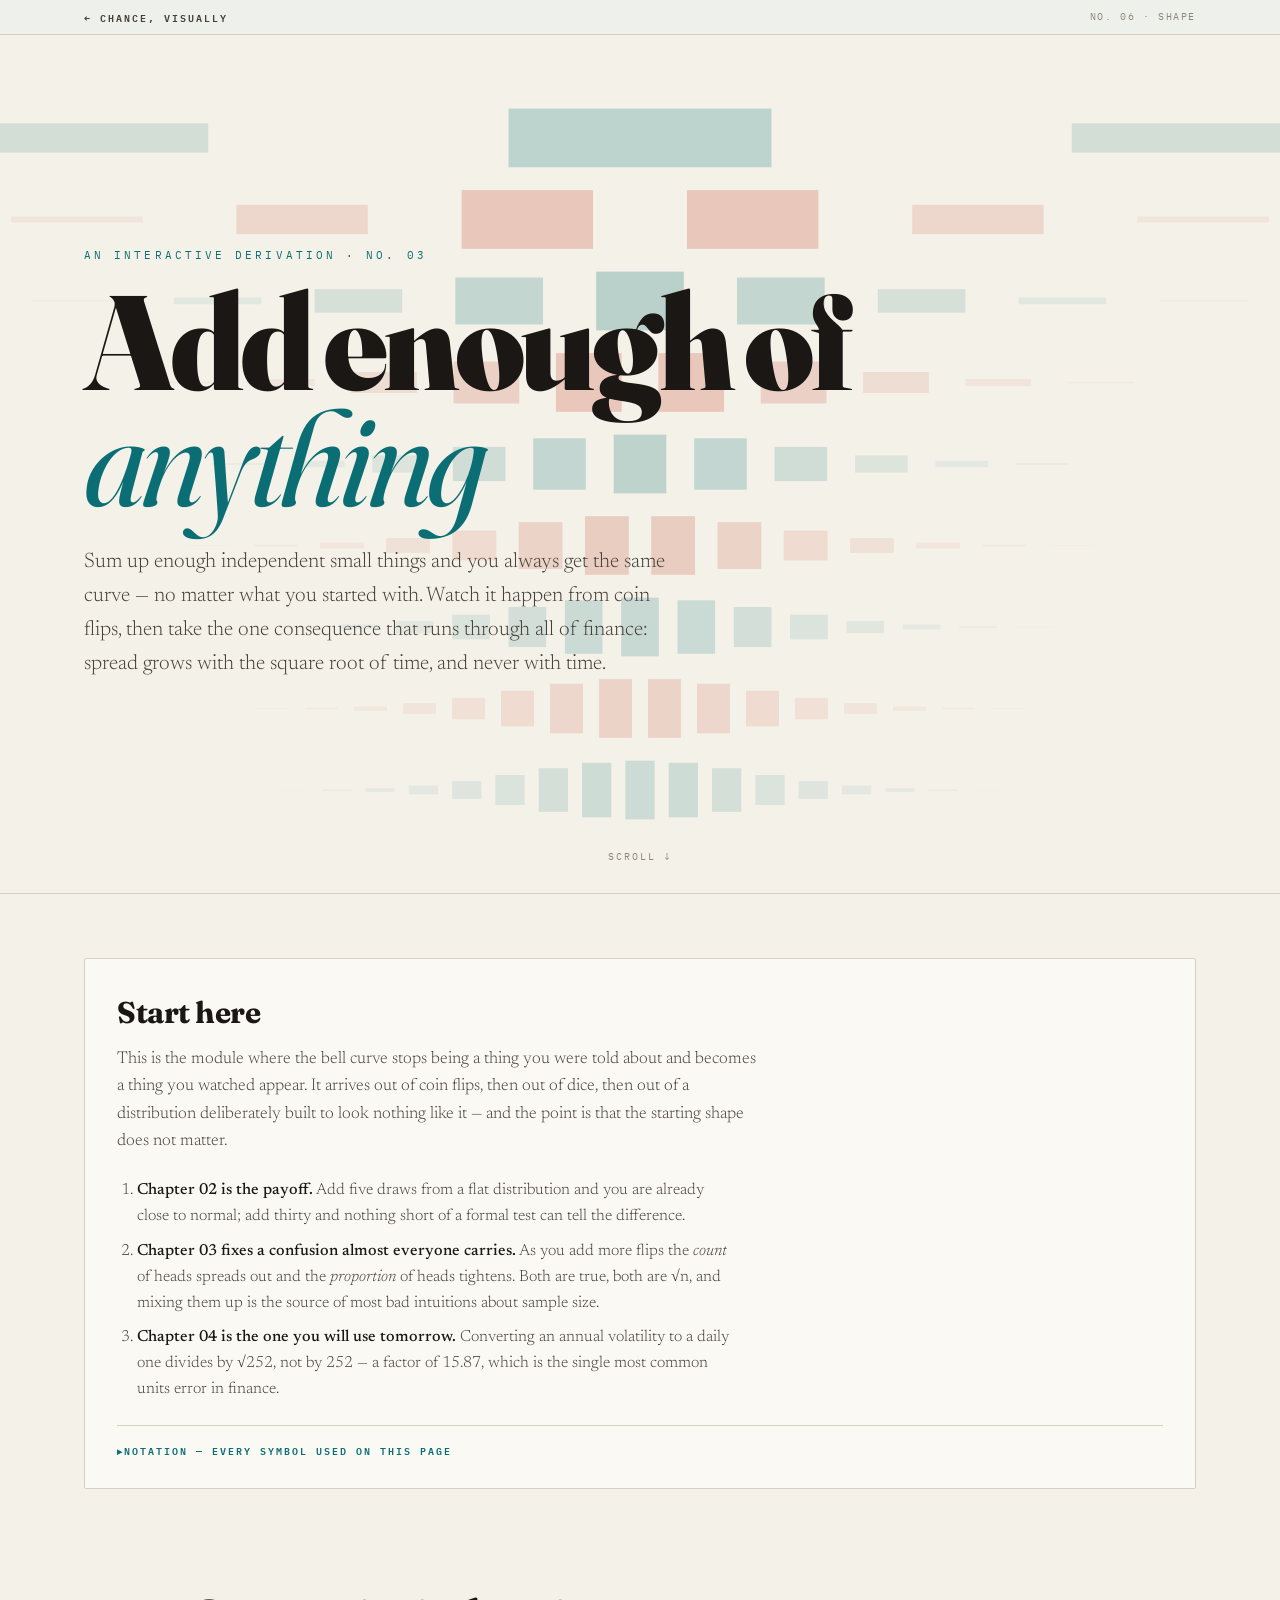
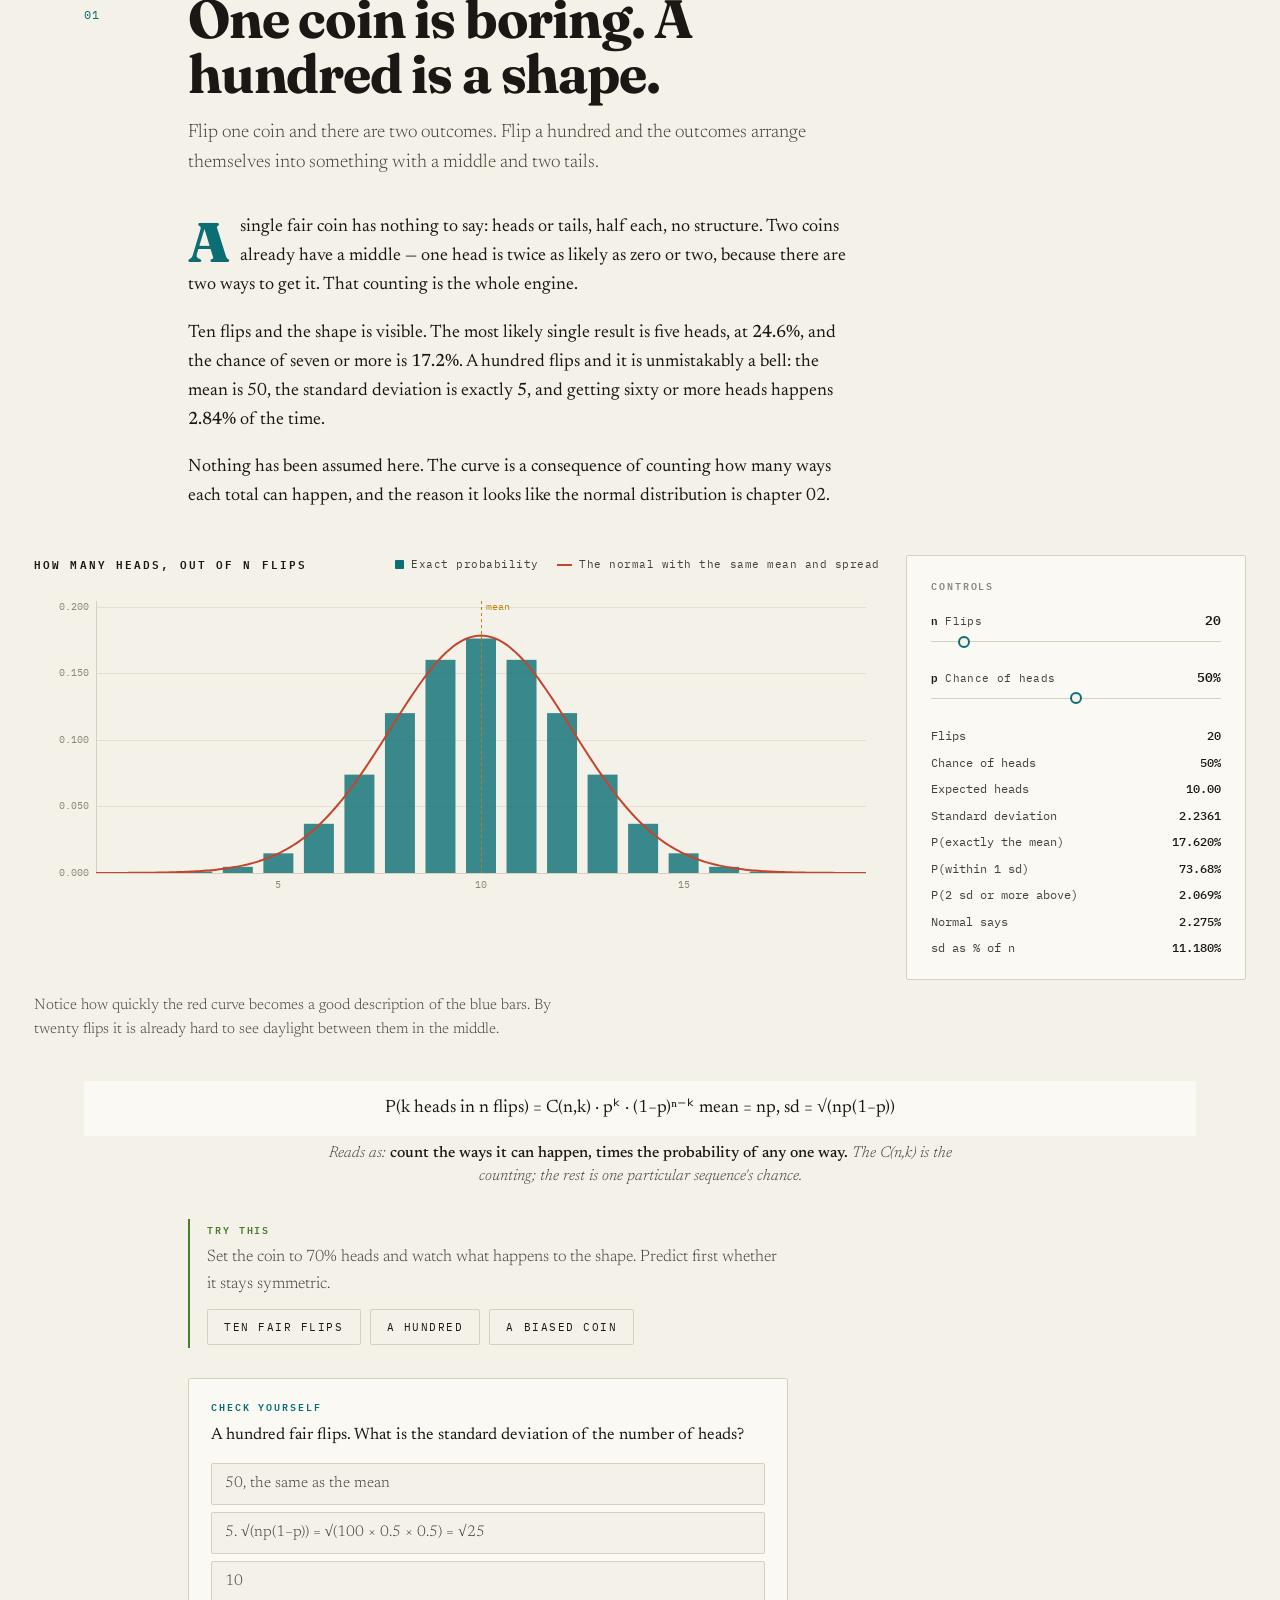
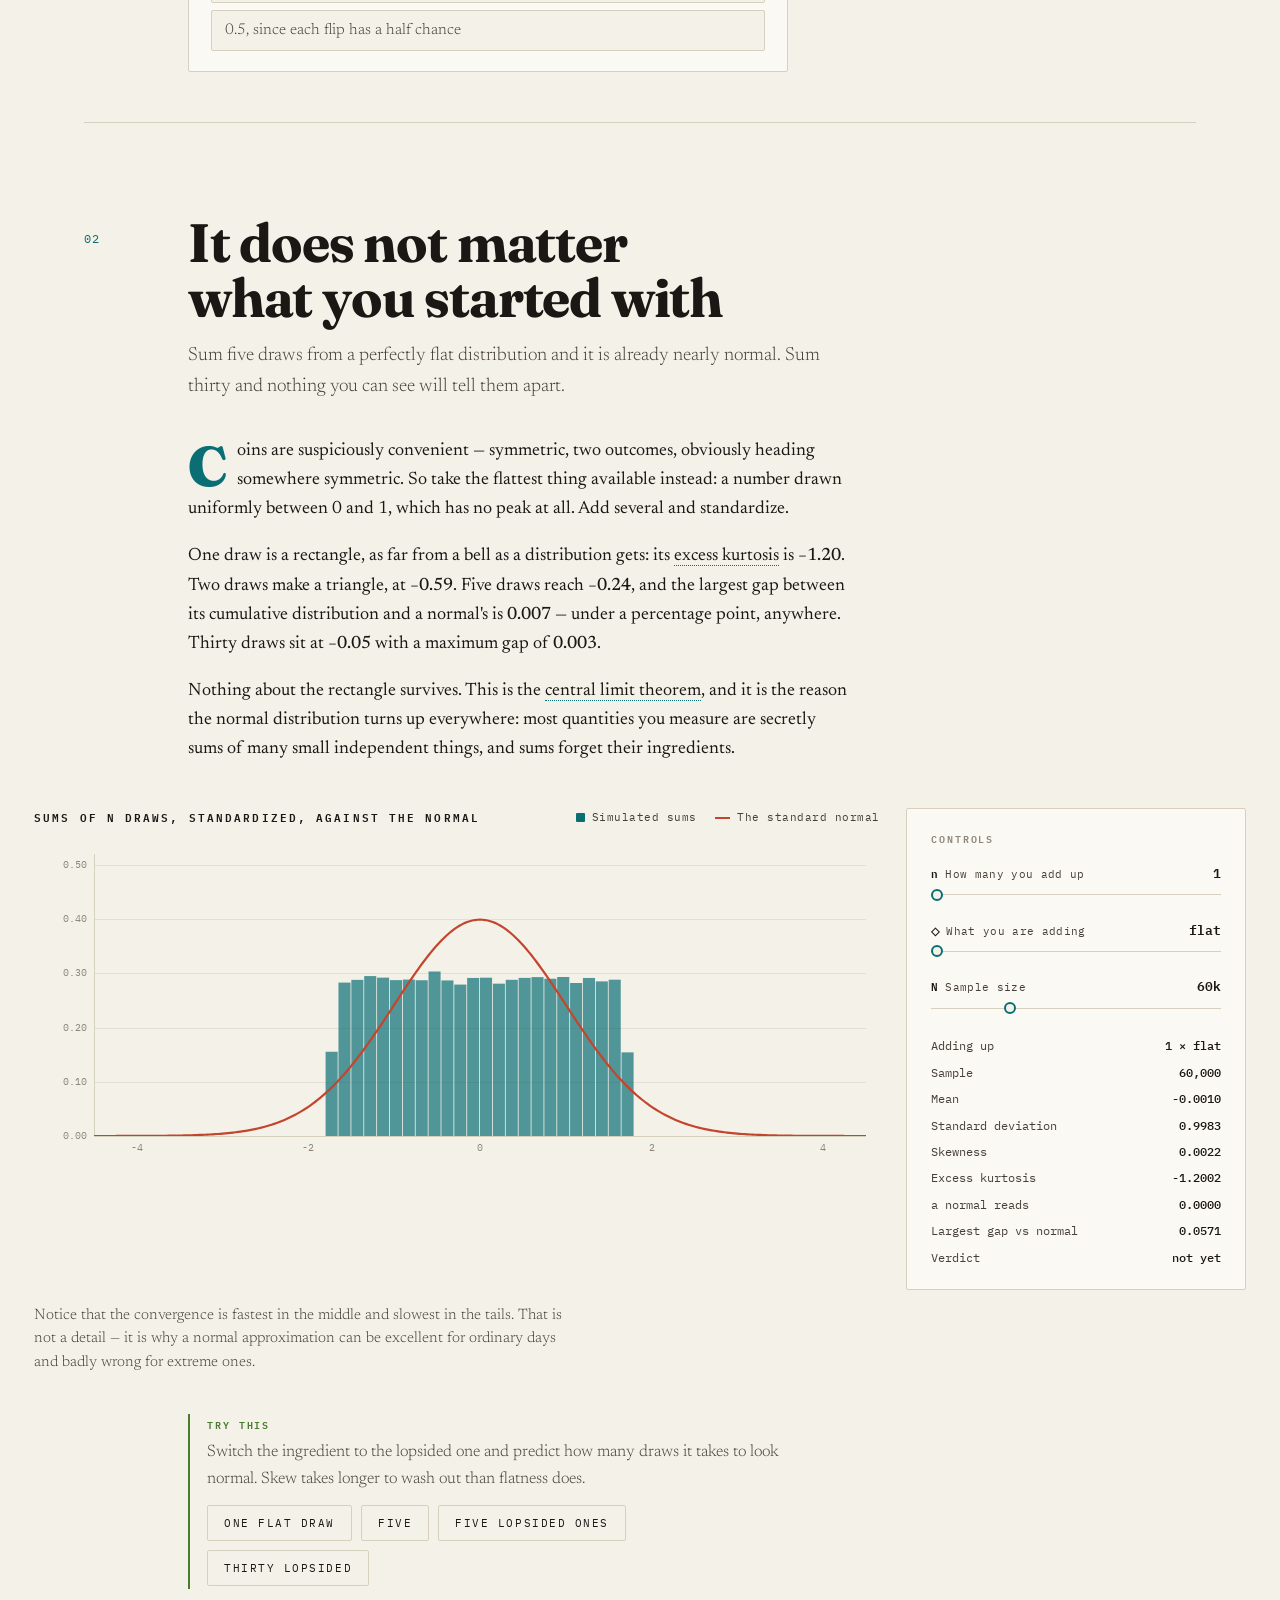
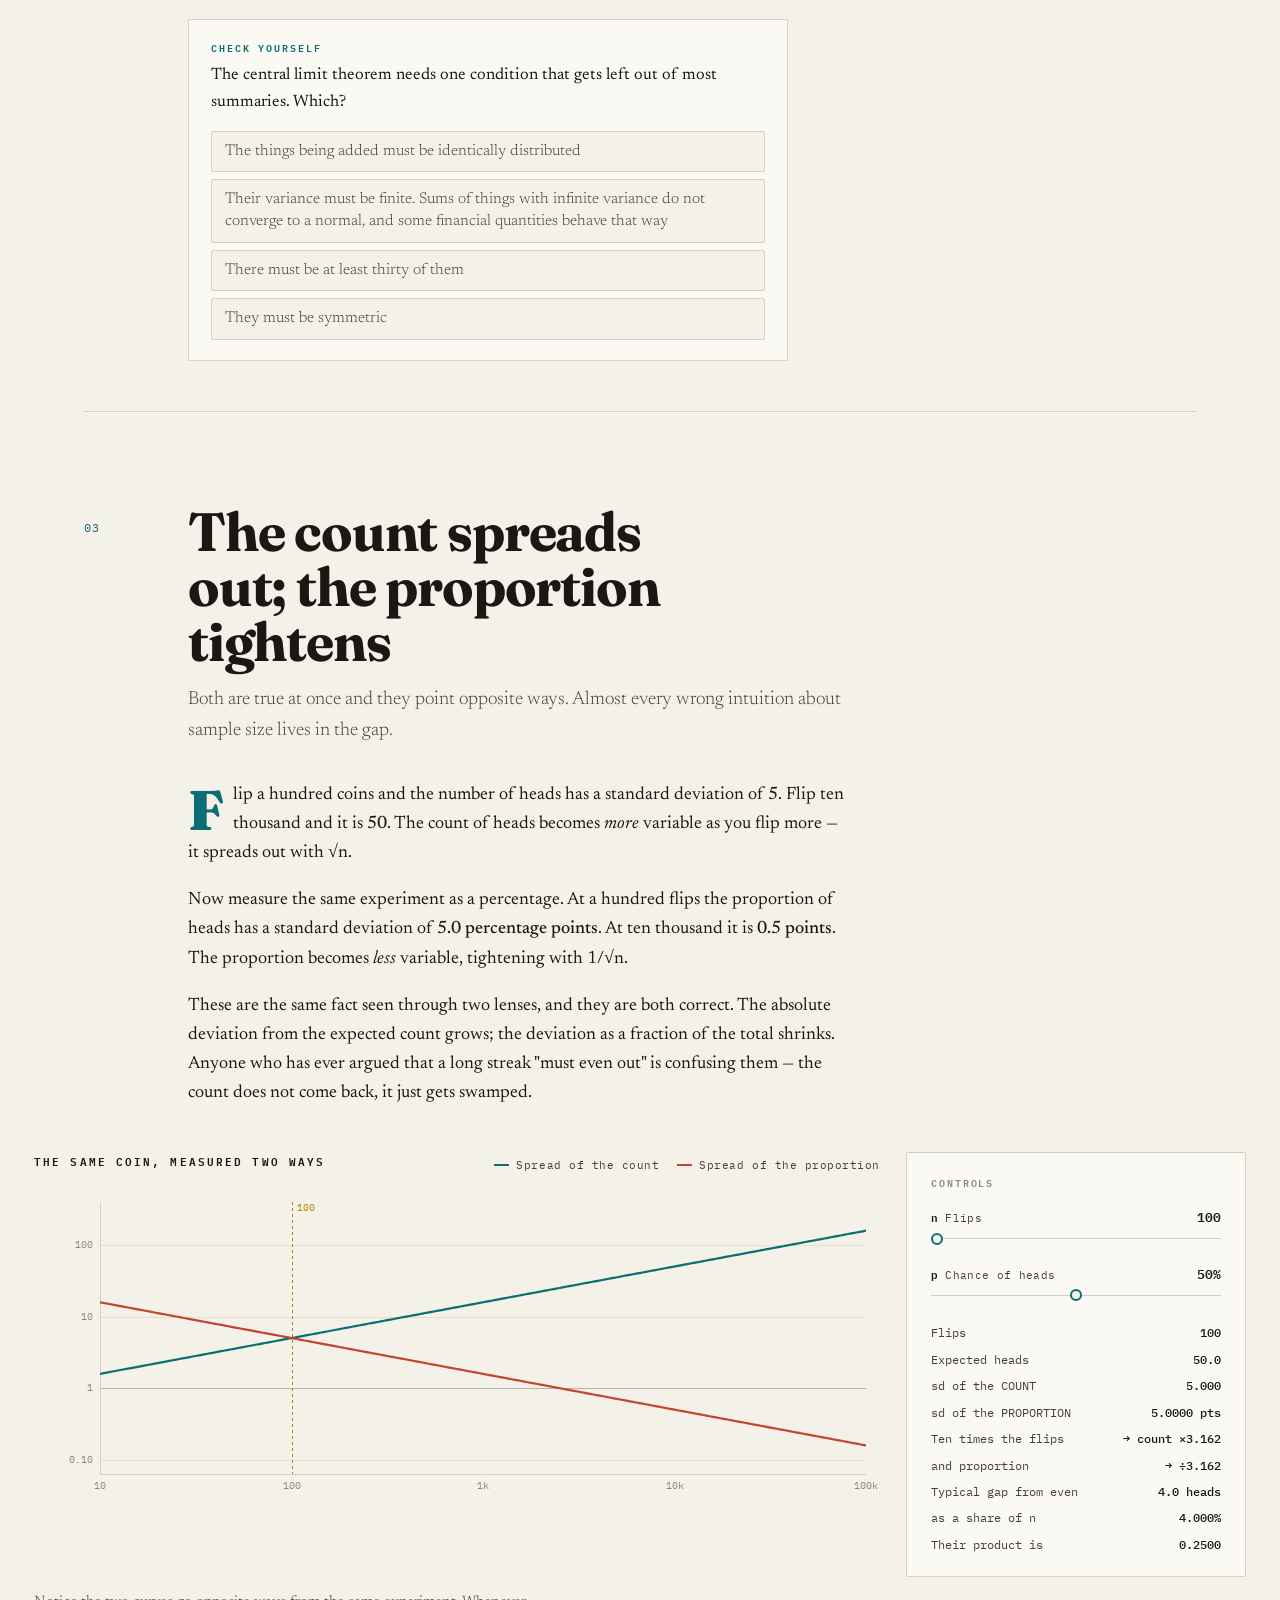
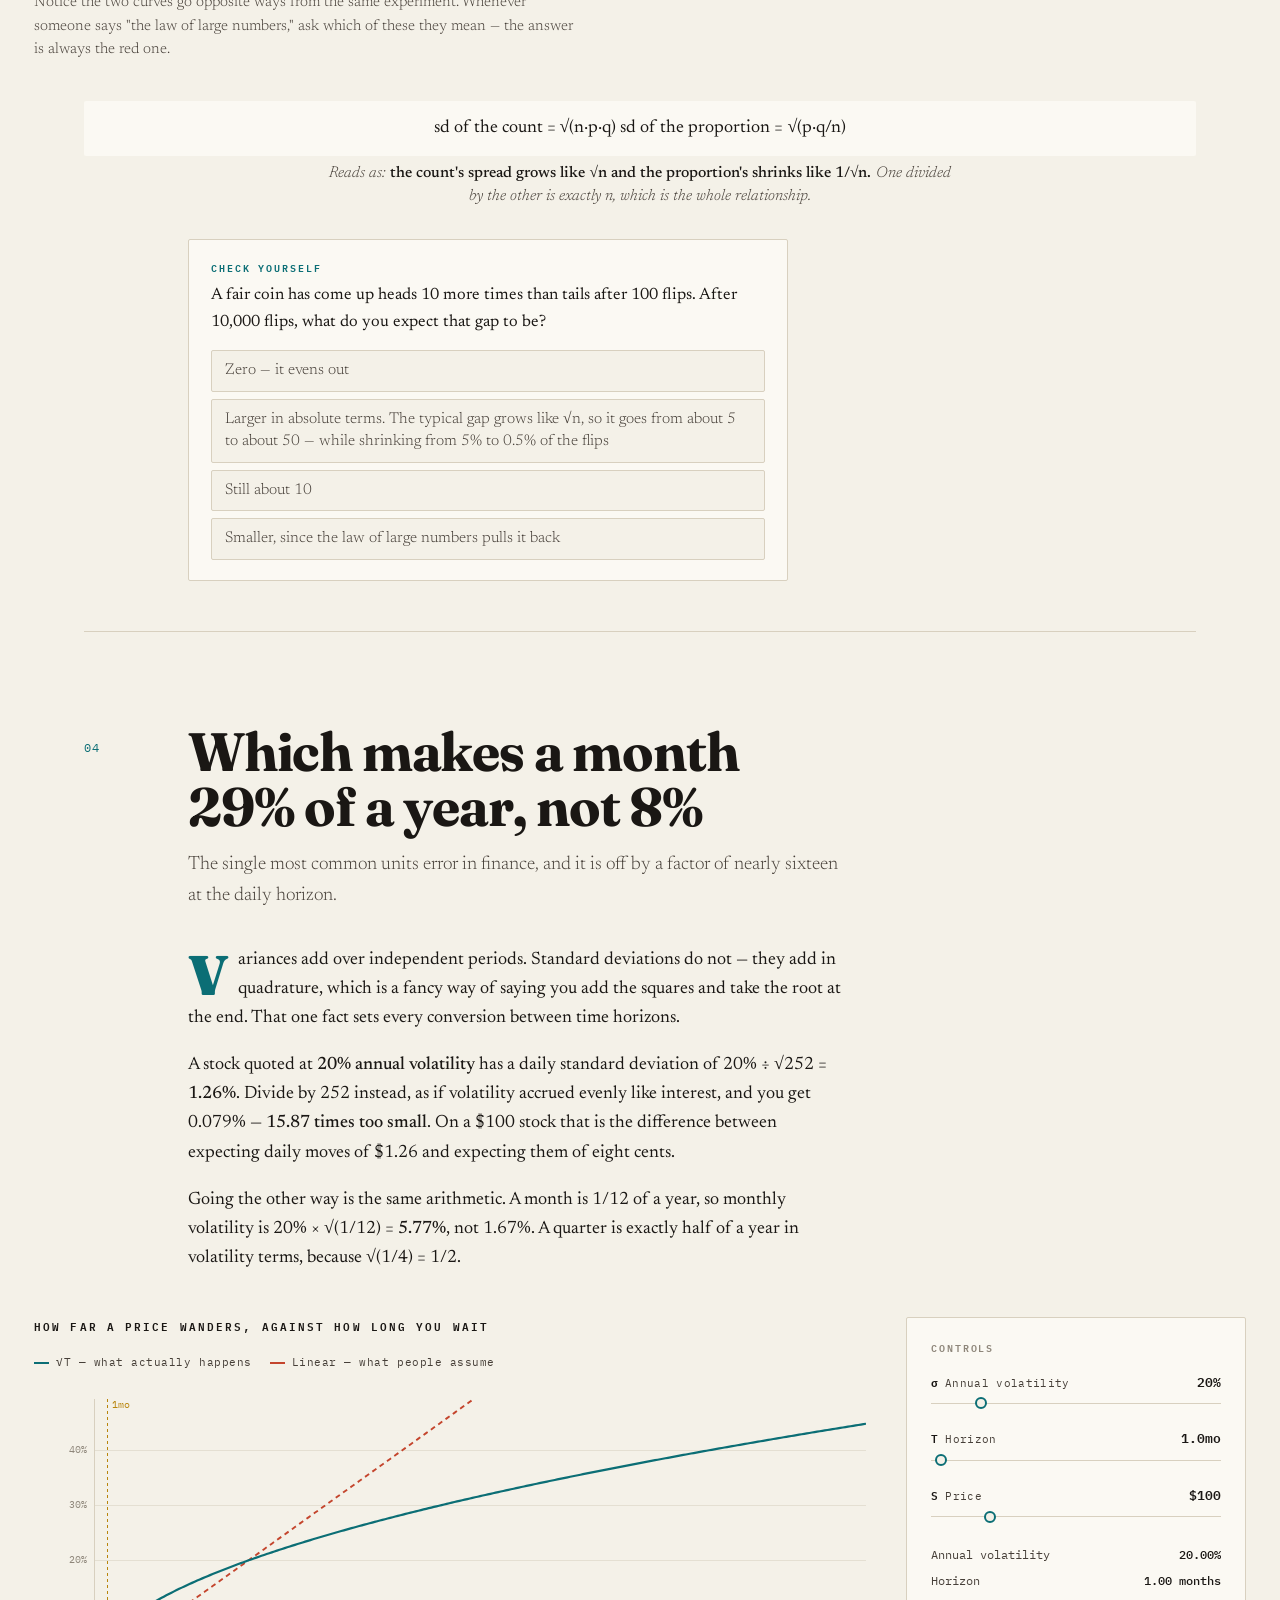
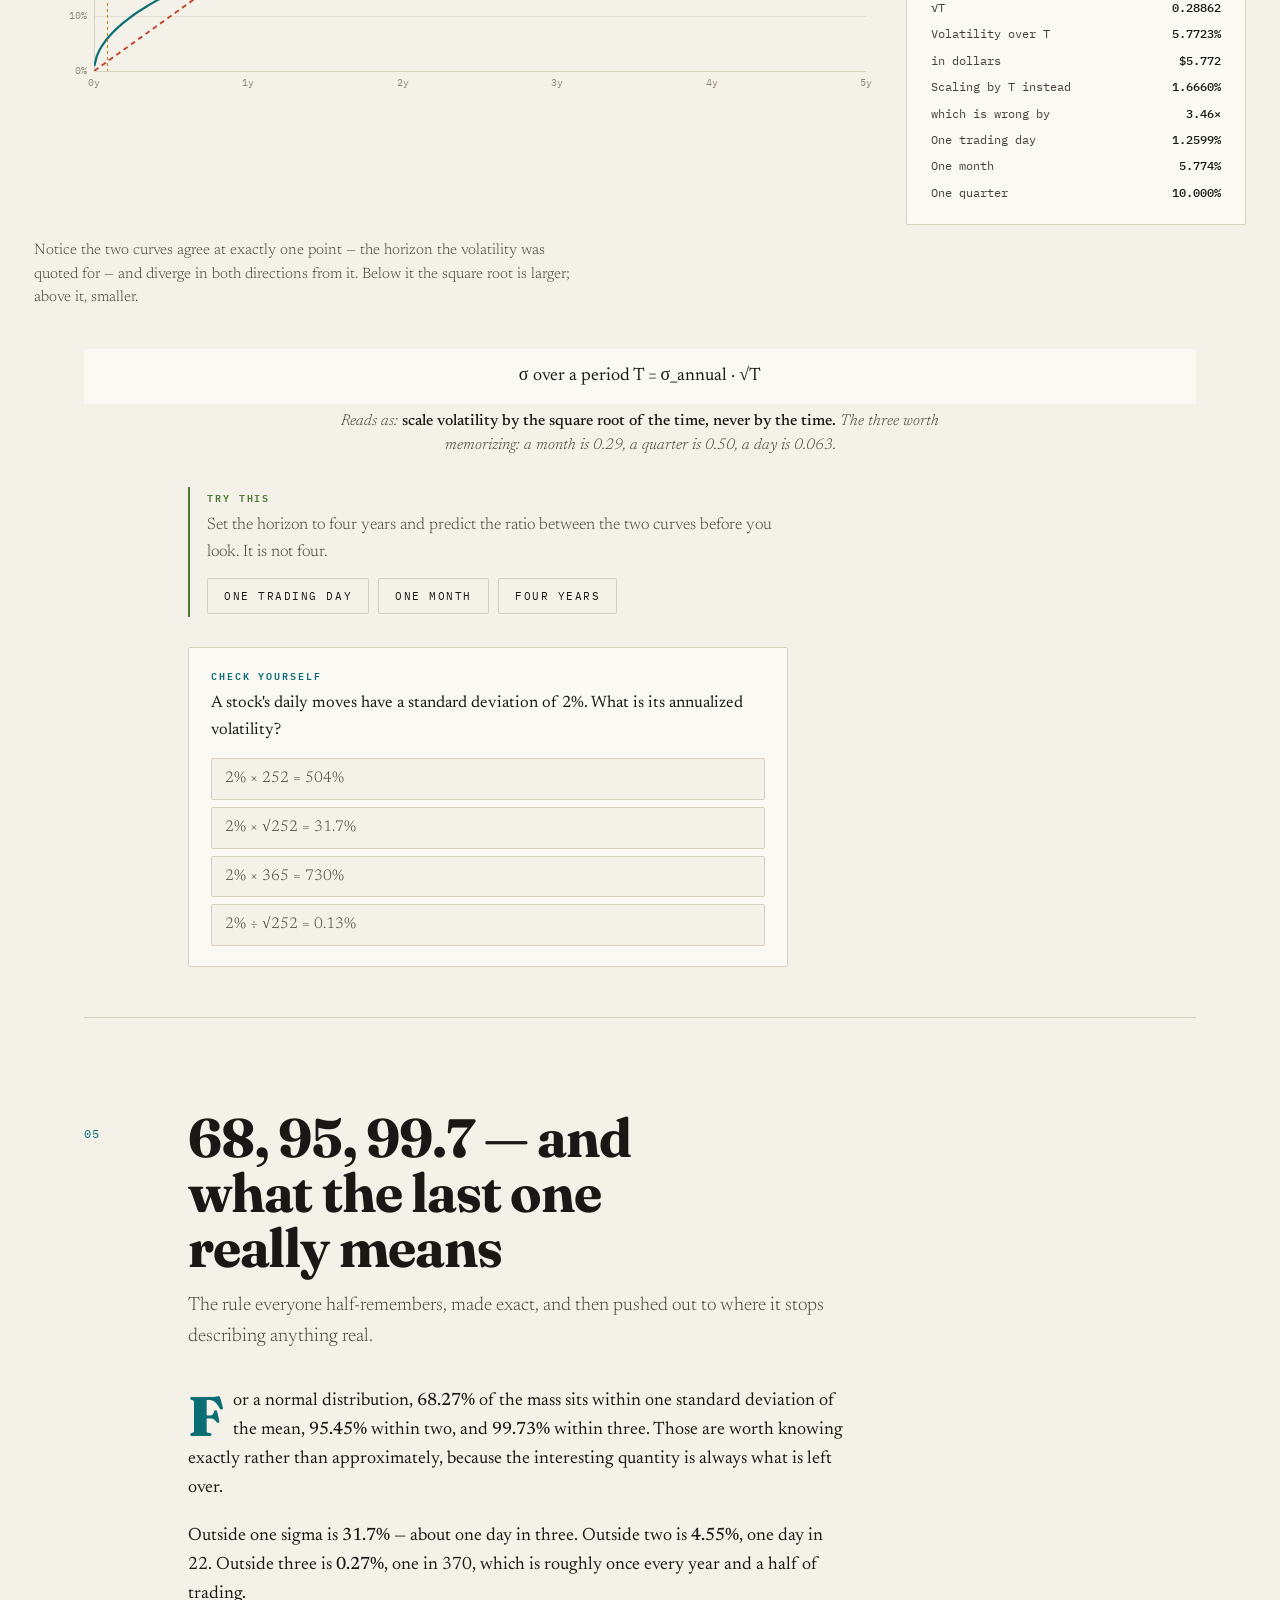
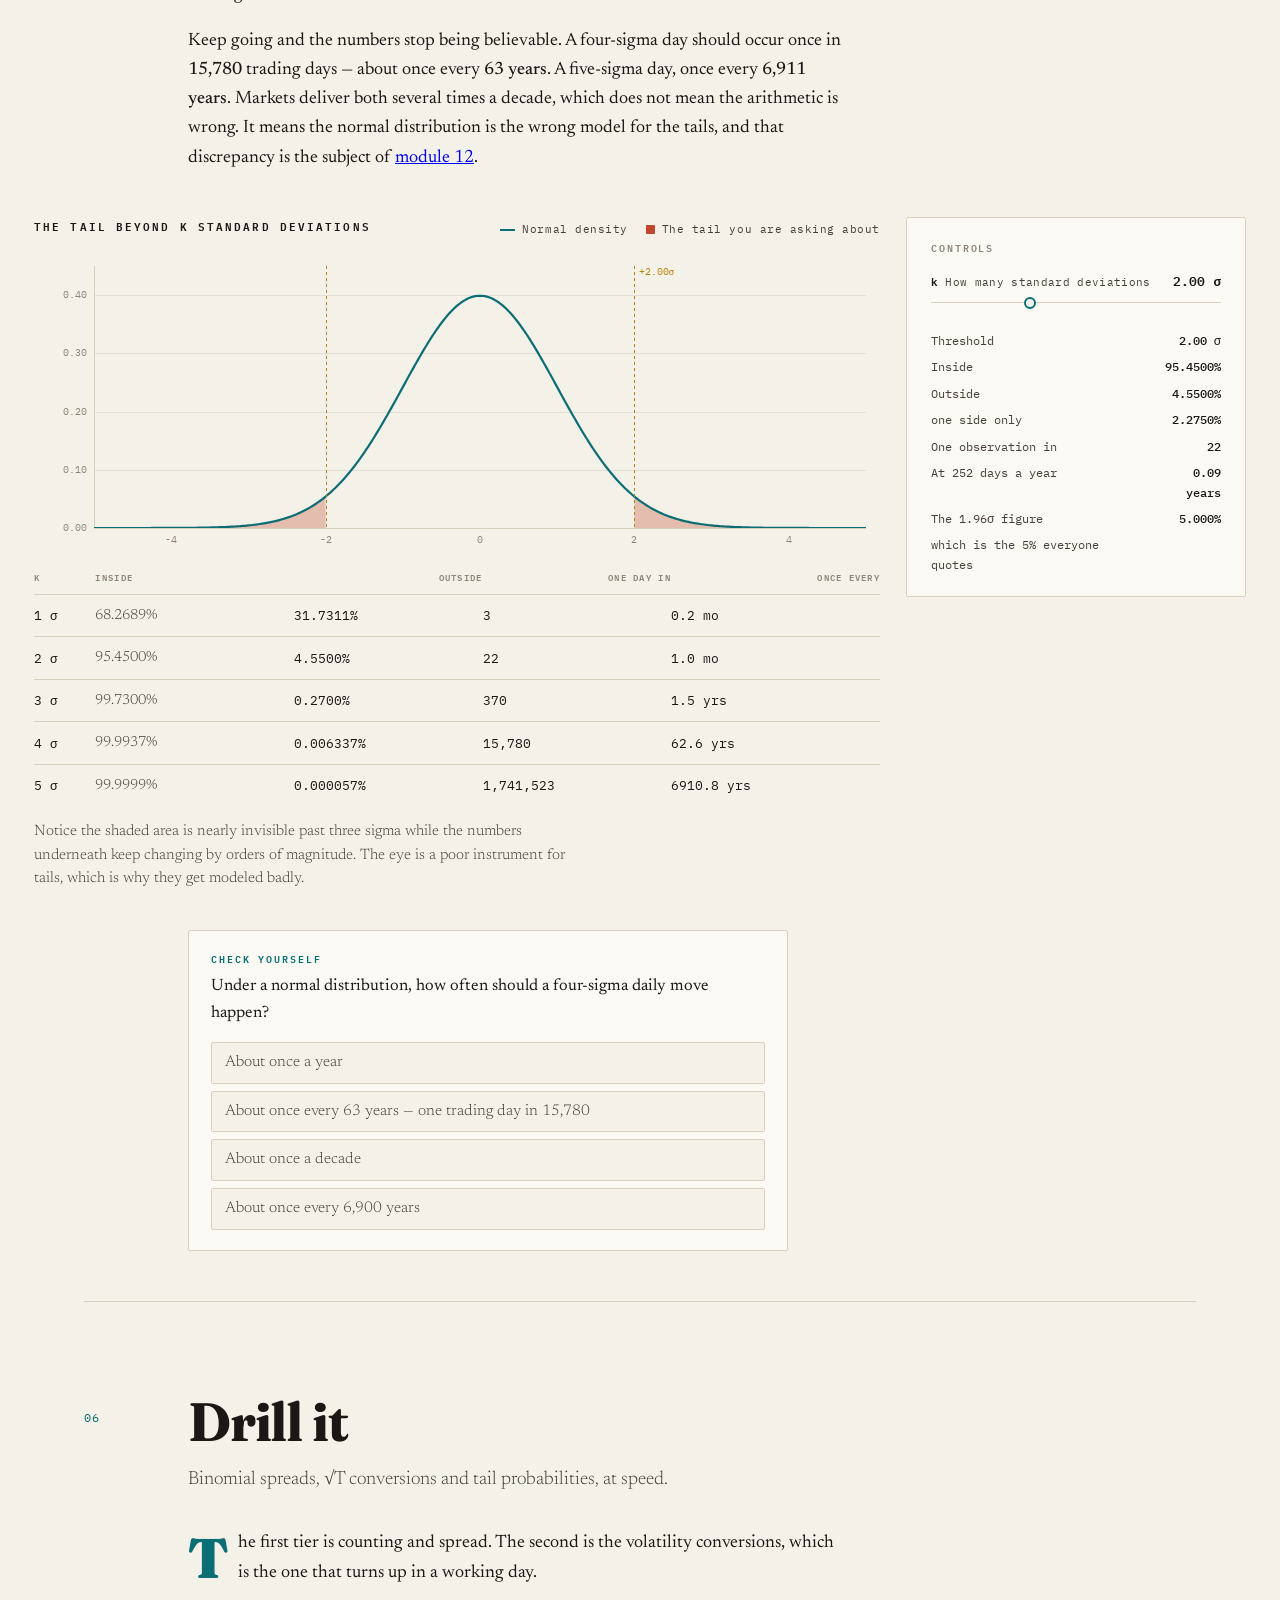
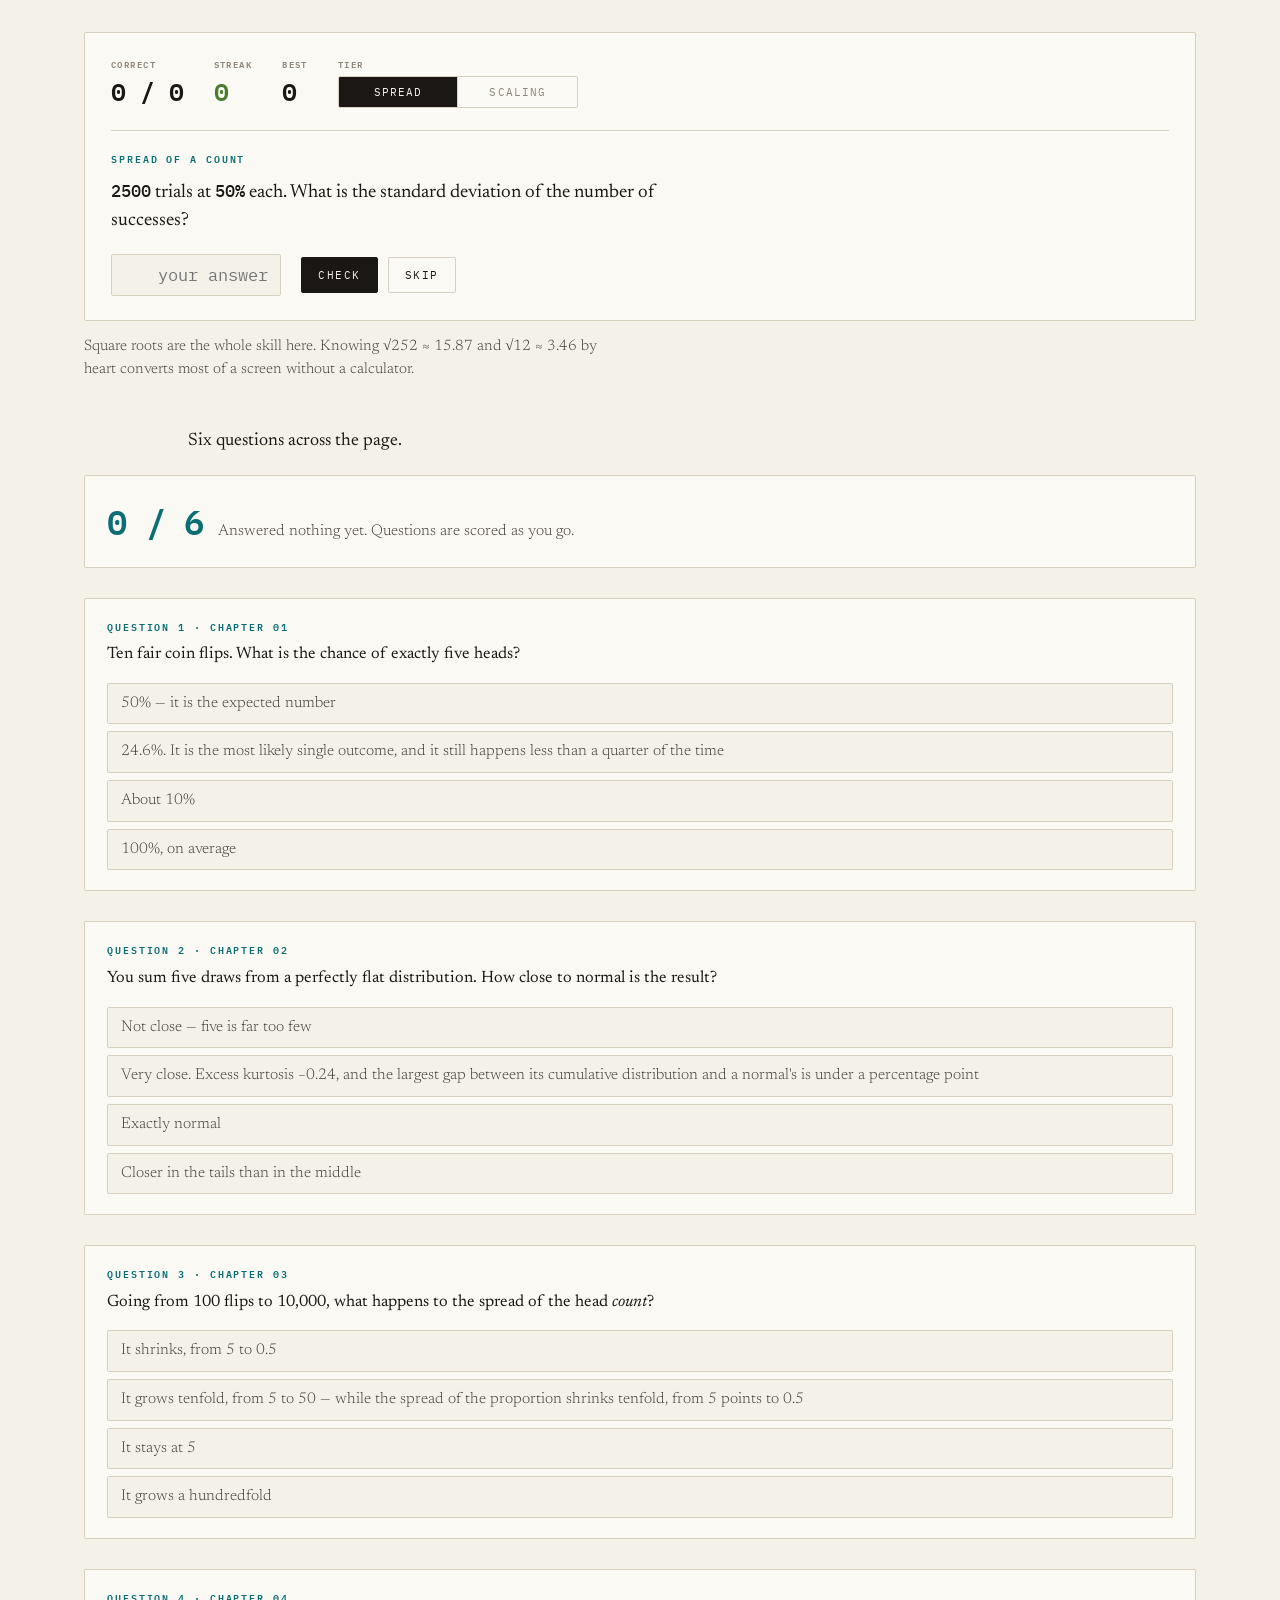
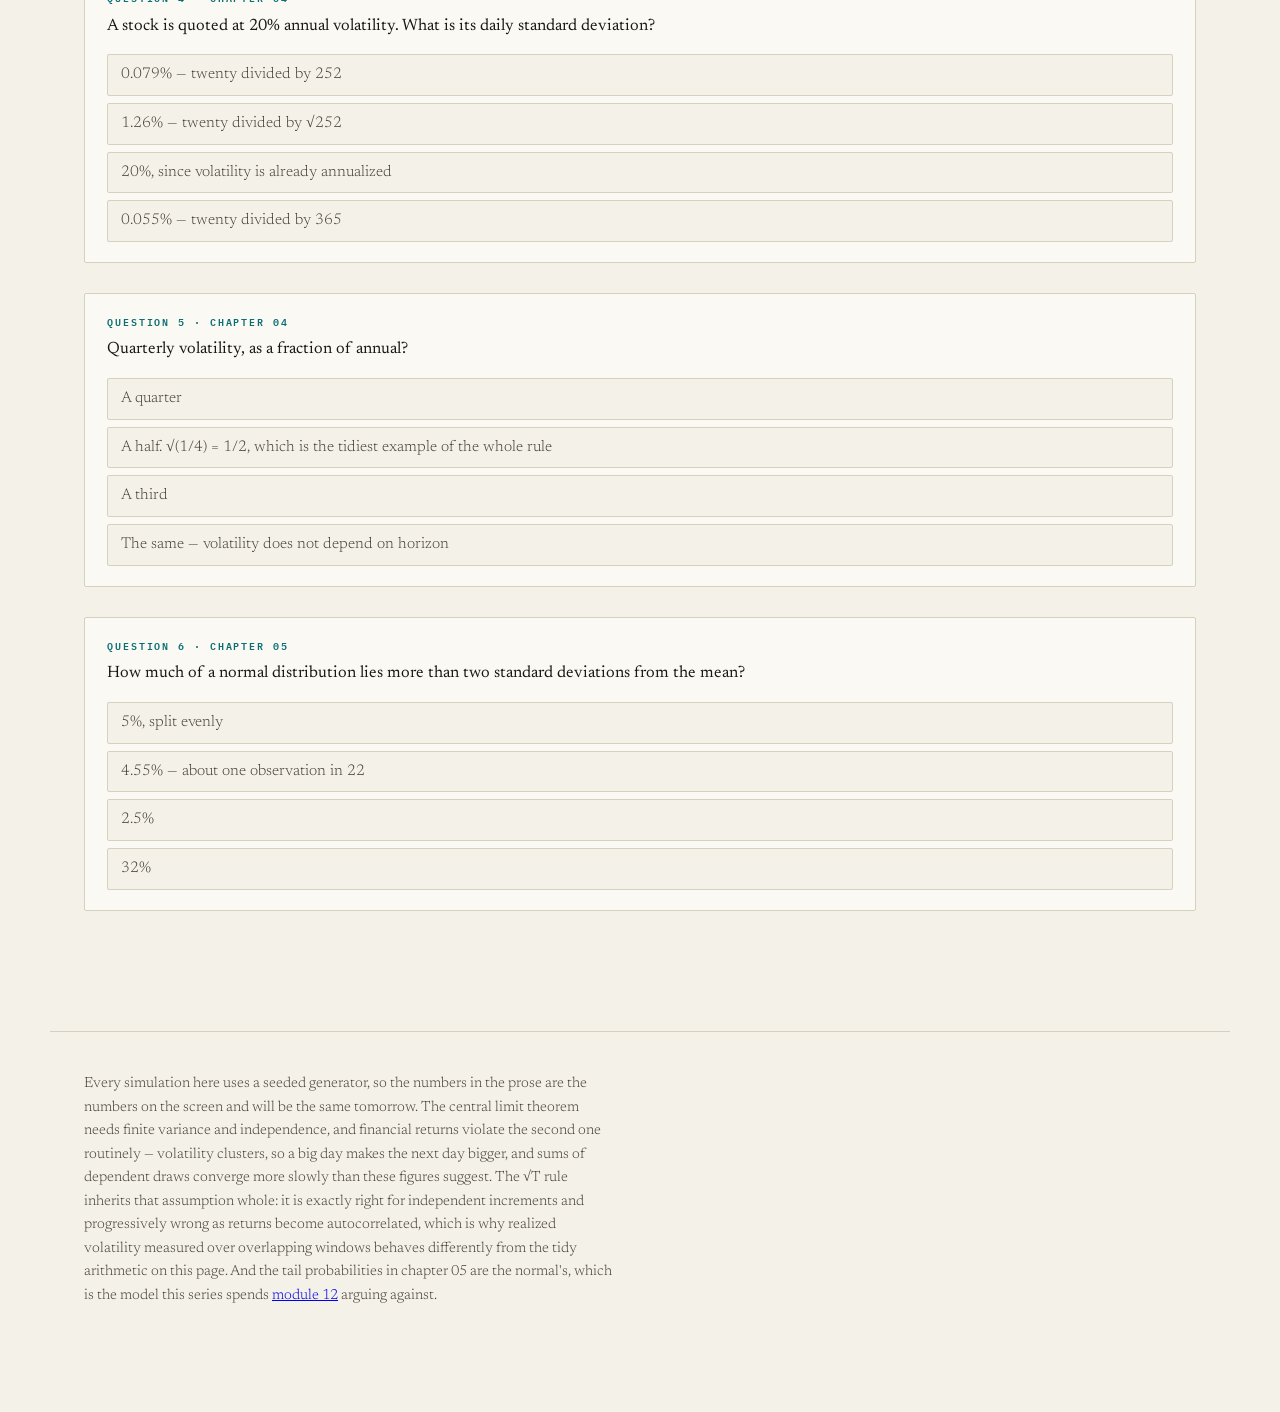
<file: docs/shape.html>
<!DOCTYPE html>
<html lang="en">
<head>
<meta charset="utf-8">
<meta name="viewport" content="width=device-width, initial-scale=1, viewport-fit=cover">
<meta name="color-scheme" content="light">
<meta name="theme-color" content="#F4F1E8">
<title>Randomness Has a Shape — Chance, visually</title>
<meta name="description" content="The central limit theorem built from coin flips rather than asserted, why the count of heads spreads out while the proportion tightens, and the square root of time that runs through all of finance.">
<meta property="og:type" content="article">
<meta property="og:title" content="Randomness Has a Shape — Chance, visually">
<meta property="og:description" content="The central limit theorem built from coin flips rather than asserted, why the count of heads spreads out while the proportion tightens, and the square root of time that runs through all of finance.">
<link rel="icon" href="data:image/svg+xml,<svg xmlns='http://www.w3.org/2000/svg' viewBox='0 0 32 32'><rect width='32' height='32' fill='%23F4F1E8'/><rect x='5' y='19' width='4' height='7' fill='%230B6E75'/><rect x='11' y='12' width='4' height='14' fill='%230B6E75'/><rect x='17' y='7' width='4' height='19' fill='%230B6E75'/><rect x='23' y='16' width='4' height='10' fill='%230B6E75'/></svg>">
<link rel="preconnect" href="https://fonts.googleapis.com">
<link rel="preconnect" href="https://fonts.gstatic.com" crossorigin>
<link href="https://fonts.googleapis.com/css2?family=Fraunces:opsz,wght@9..144,400;9..144,700;9..144,900&family=Newsreader:ital,opsz,wght@0,6..72,300;0,6..72,400;0,6..72,500;1,6..72,400&family=IBM+Plex+Mono:wght@400;500;600&display=swap" rel="stylesheet">
<link rel="stylesheet" href="assets/lab.css">
<link rel="stylesheet" href="assets/mobile.css">
<link rel="manifest" href="manifest.webmanifest">
<link rel="apple-touch-icon" href="icons/apple-touch-icon.png">
<meta name="apple-mobile-web-app-capable" content="yes">
<meta name="apple-mobile-web-app-status-bar-style" content="default">
<meta name="apple-mobile-web-app-title" content="Chance">
<meta name="mobile-web-app-capable" content="yes">
</head>
<body>
<header class="serieshead">
  <div class="in">
    <a class="home" href="index.html">← Chance, visually</a>
    <span class="num">No. 06 · Shape</span>
  </div>
</header>

<div class="progress" id="prog"></div>
<nav class="chapnav" id="chapnav" aria-label="Chapters">
  <a href="#c1"><span>One coin, then many</span><i></i></a>
  <a href="#c2"><span>Always the same curve</span><i></i></a>
  <a href="#c3"><span>Two things called spread</span><i></i></a>
  <a href="#c4"><span>Volatility and √T</span><i></i></a>
  <a href="#c5"><span>68-95-99.7</span><i></i></a>
  <a href="#c6"><span>Drills</span><i></i></a>
</nav>

<div class="hero">
  <canvas id="heroCv" aria-hidden="true"></canvas>
  <div class="heroInner">
    <div class="eyebrow">An interactive derivation · No. 03</div>
    <h1>Add enough of <em>anything</em></h1>
    <p class="sub">Sum up enough independent small things and you always get the same curve — no matter what you started with. Watch it happen from coin flips, then take the one consequence that runs through all of finance: spread grows with the square root of time, and never with time.</p>
  </div>
  <div class="scrollcue">Scroll ↓</div>
</div>

<main>

<div class="orient">
  <h2>Start here</h2>
  <p class="lede">This is the module where the bell curve stops being a thing you were told about and becomes a thing you watched appear. It arrives out of coin flips, then out of dice, then out of a distribution deliberately built to look nothing like it — and the point is that the starting shape does not matter.</p>
  <ol>
    <li><b>Chapter 02 is the payoff.</b> Add five draws from a flat distribution and you are already close to normal; add thirty and nothing short of a formal test can tell the difference.</li>
    <li><b>Chapter 03 fixes a confusion almost everyone carries.</b> As you add more flips the <em>count</em> of heads spreads out and the <em>proportion</em> of heads tightens. Both are true, both are √n, and mixing them up is the source of most bad intuitions about sample size.</li>
    <li><b>Chapter 04 is the one you will use tomorrow.</b> Converting an annual volatility to a daily one divides by √252, not by 252 — a factor of 15.87, which is the single most common units error in finance.</li>
  </ol>
  <details class="drop">
    <summary>Notation — every symbol used on this page</summary>
    <table class="ntab">
      <tr><td>n</td><td>How many independent things you are adding — flips, days, draws.</td></tr>
      <tr><td>Binomial</td><td>The distribution of how many successes in n independent trials. Coin flips, free throws, assignments.</td></tr>
      <tr><td>μ, σ</td><td>The mean and standard deviation of whatever you are summing.</td></tr>
      <tr><td>Central limit theorem</td><td>The result that sums of independent things converge to a normal, whatever their own shape, as long as their variance is finite.</td></tr>
      <tr><td>Standardizing</td><td>Subtracting the mean and dividing by the standard deviation, so any distribution can be compared to the standard normal.</td></tr>
      <tr><td>Excess kurtosis</td><td>How much fatter the tails are than a normal's. Zero means normal; negative means thinner.</td></tr>
      <tr><td>√T scaling</td><td>Volatility over a period T is the annual figure times √T. The reason a month is 0.29 of a year and not 0.083.</td></tr>
      <tr><td>Trading days</td><td>252 a year, by convention. Weekends and holidays do not move prices, so calendars and volatility disagree.</td></tr>
    </table>
  </details>
</div>

<!-- ══════════ 01 ══════════ -->
<section class="chapter" id="c1">
  <div class="chead">
    <div class="cnum">01</div>
    <h2>One coin is boring. A hundred is a shape.</h2>
    <p class="dek">Flip one coin and there are two outcomes. Flip a hundred and the outcomes arrange themselves into something with a middle and two tails.</p>
  </div>

  <div class="prose">
    <p class="lead">A single fair coin has nothing to say: heads or tails, half each, no structure. Two coins already have a middle — one head is twice as likely as zero or two, because there are two ways to get it. That counting is the whole engine.</p>
    <p>Ten flips and the shape is visible. The most likely single result is five heads, at <b>24.6%</b>, and the chance of seven or more is <b>17.2%</b>. A hundred flips and it is unmistakably a bell: the mean is 50, the standard deviation is exactly <b>5</b>, and getting sixty or more heads happens <b>2.84%</b> of the time.</p>
    <p>Nothing has been assumed here. The curve is a consequence of counting how many ways each total can happen, and the reason it looks like the normal distribution is chapter 02.</p>
  </div>

  <figure class="bleed">
    <div class="split wide">
      <div>
        <div class="figtop">
          <h3>How many heads, out of n flips</h3>
          <span class="legend" style="margin:0">
            <span><i class="sw" style="background:var(--blue)"></i>Exact probability</span>
            <span><i class="swl" style="background:var(--verm)"></i>The normal with the same mean and spread</span>
          </span>
        </div>
        <canvas id="cv1" height="310"></canvas>
      </div>
      <div class="rail panel">
        <h4>Controls</h4>
        <div id="ctl1"></div>
        <div class="kv" style="margin-top:20px" id="kv1"></div>
      </div>
    </div>
    <figcaption>Notice how quickly the red curve becomes a good description of the blue bars. By twenty flips it is already hard to see daylight between them in the middle.</figcaption>
  </figure>

  <div class="mline">P(k heads in n flips) = C(n,k) · pᵏ · (1−p)ⁿ⁻ᵏ     mean = np,  sd = √(np(1−p))</div>
  <p class="mread">Reads as: <b>count the ways it can happen, times the probability of any one way.</b> The C(n,k) is the counting; the rest is one particular sequence's chance.</p>

  <div class="try">
    <span class="lab">Try this</span>
    <p>Set the coin to 70% heads and watch what happens to the shape. Predict first whether it stays symmetric.</p>
    <div class="btnrow">
      <button class="act ghost" data-preset="c1" data-patch='{"n":10,"p":0.5}' data-focus="cv1">Ten fair flips</button>
      <button class="act ghost" data-preset="c1" data-patch='{"n":100,"p":0.5}' data-focus="cv1">A hundred</button>
      <button class="act ghost" data-preset="c1" data-patch='{"n":10,"p":0.7}' data-focus="cv1">A biased coin</button>
    </div>
  </div>

  <div class="check">
    <span class="lab">Check yourself</span>
    <p class="q">A hundred fair flips. What is the standard deviation of the number of heads?</p>
    <div class="opts">
      <button>50, the same as the mean</button>
      <button data-ok="1">5. √(np(1−p)) = √(100 × 0.5 × 0.5) = √25</button>
      <button>10</button>
      <button>0.5, since each flip has a half chance</button>
    </div>
    <div class="ans"><b>Five heads.</b> Which is a useful anchor: on a hundred flips, 60 heads is two standard deviations out and 65 is three. The fourth answer is the per-flip standard deviation, and confusing the two is exactly the mistake chapter 03 exists to prevent.</div>
  </div>
</section>

<!-- ══════════ 02 ══════════ -->
<section class="chapter" id="c2">
  <div class="chead">
    <div class="cnum">02</div>
    <h2>It does not matter what you started with</h2>
    <p class="dek">Sum five draws from a perfectly flat distribution and it is already nearly normal. Sum thirty and nothing you can see will tell them apart.</p>
  </div>

  <div class="prose">
    <p class="lead">Coins are suspiciously convenient — symmetric, two outcomes, obviously heading somewhere symmetric. So take the flattest thing available instead: a number drawn uniformly between 0 and 1, which has no peak at all. Add several and standardize.</p>
    <p>One draw is a rectangle, as far from a bell as a distribution gets: its <span class="term" data-t="Excess kurtosis" data-def="A measure of how much of the variance comes from the tails, scaled so that a normal distribution reads exactly zero. Negative means thinner tails than normal; positive means fatter.">excess kurtosis</span> is <b>−1.20</b>. Two draws make a triangle, at <b>−0.59</b>. Five draws reach <b>−0.24</b>, and the largest gap between its cumulative distribution and a normal's is <b>0.007</b> — under a percentage point, anywhere. Thirty draws sit at <b>−0.05</b> with a maximum gap of <b>0.003</b>.</p>
    <p>Nothing about the rectangle survives. This is the <span class="term" data-t="Central limit theorem" data-def="Sums of many independent random quantities converge to a normal distribution, whatever the shape of the individual quantities, provided their variance is finite. The last clause is the escape hatch that module 12 walks through.">central limit theorem</span>, and it is the reason the normal distribution turns up everywhere: most quantities you measure are secretly sums of many small independent things, and sums forget their ingredients.</p>
  </div>

  <figure class="bleed">
    <div class="split wide">
      <div>
        <div class="figtop">
          <h3>Sums of n draws, standardized, against the normal</h3>
          <span class="legend" style="margin:0">
            <span><i class="sw" style="background:var(--blue)"></i>Simulated sums</span>
            <span><i class="swl" style="background:var(--verm)"></i>The standard normal</span>
          </span>
        </div>
        <canvas id="cv2" height="320"></canvas>
      </div>
      <div class="rail panel">
        <h4>Controls</h4>
        <div id="ctl2"></div>
        <div class="kv" style="margin-top:20px" id="kv2"></div>
      </div>
    </div>
    <figcaption>Notice that the convergence is fastest in the middle and slowest in the tails. That is not a detail — it is why a normal approximation can be excellent for ordinary days and badly wrong for extreme ones.</figcaption>
  </figure>

  <div class="try">
    <span class="lab">Try this</span>
    <p>Switch the ingredient to the lopsided one and predict how many draws it takes to look normal. Skew takes longer to wash out than flatness does.</p>
    <div class="btnrow">
      <button class="act ghost" data-preset="c2" data-patch='{"n":1,"kind":0}' data-focus="cv2">One flat draw</button>
      <button class="act ghost" data-preset="c2" data-patch='{"n":5,"kind":0}' data-focus="cv2">Five</button>
      <button class="act ghost" data-preset="c2" data-patch='{"n":5,"kind":2}' data-focus="cv2">Five lopsided ones</button>
      <button class="act ghost" data-preset="c2" data-patch='{"n":30,"kind":2}' data-focus="cv2">Thirty lopsided</button>
    </div>
  </div>

  <div class="check">
    <span class="lab">Check yourself</span>
    <p class="q">The central limit theorem needs one condition that gets left out of most summaries. Which?</p>
    <div class="opts">
      <button>The things being added must be identically distributed</button>
      <button data-ok="1">Their variance must be finite. Sums of things with infinite variance do not converge to a normal, and some financial quantities behave that way</button>
      <button>There must be at least thirty of them</button>
      <button>They must be symmetric</button>
    </div>
    <div class="ans"><b>Finite variance, and it is not a technicality.</b> The other three are all false: the theorem works for non-identical and asymmetric ingredients, and "thirty" is a rule of thumb rather than a condition. But a distribution with infinite variance — the Cauchy is the standard example — sums to itself forever and never becomes normal. <a href="tails.html">Module 12</a> is about how close real markets get to that boundary.</div>
  </div>
</section>

<!-- ══════════ 03 ══════════ -->
<section class="chapter" id="c3">
  <div class="chead">
    <div class="cnum">03</div>
    <h2>The count spreads out; the proportion tightens</h2>
    <p class="dek">Both are true at once and they point opposite ways. Almost every wrong intuition about sample size lives in the gap.</p>
  </div>

  <div class="prose">
    <p class="lead">Flip a hundred coins and the number of heads has a standard deviation of <b>5</b>. Flip ten thousand and it is <b>50</b>. The count of heads becomes <em>more</em> variable as you flip more — it spreads out with √n.</p>
    <p>Now measure the same experiment as a percentage. At a hundred flips the proportion of heads has a standard deviation of <b>5.0 percentage points</b>. At ten thousand it is <b>0.5 points</b>. The proportion becomes <em>less</em> variable, tightening with 1/√n.</p>
    <p>These are the same fact seen through two lenses, and they are both correct. The absolute deviation from the expected count grows; the deviation as a fraction of the total shrinks. Anyone who has ever argued that a long streak "must even out" is confusing them — the count does not come back, it just gets swamped.</p>
  </div>

  <figure class="bleed">
    <div class="split wide">
      <div>
        <div class="figtop">
          <h3>The same coin, measured two ways</h3>
          <span class="legend" style="margin:0">
            <span><i class="swl" style="background:var(--blue)"></i>Spread of the count</span>
            <span><i class="swl" style="background:var(--verm)"></i>Spread of the proportion</span>
          </span>
        </div>
        <canvas id="cv3" height="310"></canvas>
      </div>
      <div class="rail panel">
        <h4>Controls</h4>
        <div id="ctl3"></div>
        <div class="kv" style="margin-top:20px" id="kv3"></div>
      </div>
    </div>
    <figcaption>Notice the two curves go opposite ways from the same experiment. Whenever someone says "the law of large numbers," ask which of these they mean — the answer is always the red one.</figcaption>
  </figure>

  <div class="mline">sd of the count = √(n·p·q)      sd of the proportion = √(p·q/n)</div>
  <p class="mread">Reads as: <b>the count's spread grows like √n and the proportion's shrinks like 1/√n.</b> One divided by the other is exactly n, which is the whole relationship.</p>

  <div class="check">
    <span class="lab">Check yourself</span>
    <p class="q">A fair coin has come up heads 10 more times than tails after 100 flips. After 10,000 flips, what do you expect that gap to be?</p>
    <div class="opts">
      <button>Zero — it evens out</button>
      <button data-ok="1">Larger in absolute terms. The typical gap grows like √n, so it goes from about 5 to about 50 — while shrinking from 5% to 0.5% of the flips</button>
      <button>Still about 10</button>
      <button>Smaller, since the law of large numbers pulls it back</button>
    </div>
    <div class="ans"><b>Bigger in heads and smaller in percent, and there is no force pulling it back.</b> Nothing corrects an early imbalance; it simply stops mattering as the denominator grows. The gambler's fallacy is exactly this confusion — expecting the count to return to zero because the proportion returns to a half.</div>
  </div>
</section>

<!-- ══════════ 04 ══════════ -->
<section class="chapter" id="c4">
  <div class="chead">
    <div class="cnum">04</div>
    <h2>Which makes a month 29% of a year, not 8%</h2>
    <p class="dek">The single most common units error in finance, and it is off by a factor of nearly sixteen at the daily horizon.</p>
  </div>

  <div class="prose">
    <p class="lead">Variances add over independent periods. Standard deviations do not — they add in quadrature, which is a fancy way of saying you add the squares and take the root at the end. That one fact sets every conversion between time horizons.</p>
    <p>A stock quoted at <b>20% annual volatility</b> has a daily standard deviation of 20% ÷ √252 = <b>1.26%</b>. Divide by 252 instead, as if volatility accrued evenly like interest, and you get 0.079% — <b>15.87 times too small</b>. On a $100 stock that is the difference between expecting daily moves of $1.26 and expecting them of eight cents.</p>
    <p>Going the other way is the same arithmetic. A month is 1/12 of a year, so monthly volatility is 20% × √(1/12) = <b>5.77%</b>, not 1.67%. A quarter is exactly half of a year in volatility terms, because √(1/4) = 1/2.</p>
  </div>

  <figure class="bleed">
    <div class="split wide">
      <div>
        <div class="figtop">
          <h3>How far a price wanders, against how long you wait</h3>
          <span class="legend" style="margin:0">
            <span><i class="swl" style="background:var(--blue)"></i>√T — what actually happens</span>
            <span><i class="swl" style="background:var(--verm)"></i>Linear — what people assume</span>
          </span>
        </div>
        <canvas id="cv4" height="310"></canvas>
      </div>
      <div class="rail panel">
        <h4>Controls</h4>
        <div id="ctl4"></div>
        <div class="kv" style="margin-top:20px" id="kv4"></div>
      </div>
    </div>
    <figcaption>Notice the two curves agree at exactly one point — the horizon the volatility was quoted for — and diverge in both directions from it. Below it the square root is larger; above it, smaller.</figcaption>
  </figure>

  <div class="mline">σ over a period T = σ_annual · √T</div>
  <p class="mread">Reads as: <b>scale volatility by the square root of the time, never by the time.</b> The three worth memorizing: a month is 0.29, a quarter is 0.50, a day is 0.063.</p>

  <div class="try">
    <span class="lab">Try this</span>
    <p>Set the horizon to four years and predict the ratio between the two curves before you look. It is not four.</p>
    <div class="btnrow">
      <button class="act ghost" data-preset="c4" data-patch='{"T":0.00397}' data-focus="cv4">One trading day</button>
      <button class="act ghost" data-preset="c4" data-patch='{"T":0.0833}' data-focus="cv4">One month</button>
      <button class="act ghost" data-preset="c4" data-patch='{"T":4}' data-focus="cv4">Four years</button>
    </div>
  </div>

  <div class="check">
    <span class="lab">Check yourself</span>
    <p class="q">A stock's daily moves have a standard deviation of 2%. What is its annualized volatility?</p>
    <div class="opts">
      <button>2% × 252 = 504%</button>
      <button data-ok="1">2% × √252 = 31.7%</button>
      <button>2% × 365 = 730%</button>
      <button>2% ÷ √252 = 0.13%</button>
    </div>
    <div class="ans"><b>31.7%, using 252 trading days rather than 365 calendar ones.</b> The day count matters more than people expect: using 365 would give 38.2%, which is a fifth too high. Markets are closed on weekends and prices do not move when nobody is trading, so volatility is counted in trading days even when everything else is counted in calendar days.</div>
  </div>
</section>

<!-- ══════════ 05 ══════════ -->
<section class="chapter" id="c5">
  <div class="chead">
    <div class="cnum">05</div>
    <h2>68, 95, 99.7 — and what the last one really means</h2>
    <p class="dek">The rule everyone half-remembers, made exact, and then pushed out to where it stops describing anything real.</p>
  </div>

  <div class="prose">
    <p class="lead">For a normal distribution, <b>68.27%</b> of the mass sits within one standard deviation of the mean, <b>95.45%</b> within two, and <b>99.73%</b> within three. Those are worth knowing exactly rather than approximately, because the interesting quantity is always what is left over.</p>
    <p>Outside one sigma is <b>31.7%</b> — about one day in three. Outside two is <b>4.55%</b>, one day in 22. Outside three is <b>0.27%</b>, one in 370, which is roughly once every year and a half of trading.</p>
    <p>Keep going and the numbers stop being believable. A four-sigma day should occur once in <b>15,780</b> trading days — about once every <b>63 years</b>. A five-sigma day, once every <b>6,911 years</b>. Markets deliver both several times a decade, which does not mean the arithmetic is wrong. It means the normal distribution is the wrong model for the tails, and that discrepancy is the subject of <a href="tails.html">module 12</a>.</p>
  </div>

  <figure class="bleed">
    <div class="split wide">
      <div>
        <div class="figtop">
          <h3>The tail beyond k standard deviations</h3>
          <span class="legend" style="margin:0">
            <span><i class="swl" style="background:var(--blue)"></i>Normal density</span>
            <span><i class="sw" style="background:var(--verm)"></i>The tail you are asking about</span>
          </span>
        </div>
        <canvas id="cv5" height="300"></canvas>
        <div class="tblwrap" style="margin-top:18px">
          <table class="rot" id="tab5"></table>
        </div>
      </div>
      <div class="rail panel">
        <h4>Controls</h4>
        <div id="ctl5"></div>
        <div class="kv" style="margin-top:20px" id="kv5"></div>
      </div>
    </div>
    <figcaption>Notice the shaded area is nearly invisible past three sigma while the numbers underneath keep changing by orders of magnitude. The eye is a poor instrument for tails, which is why they get modeled badly.</figcaption>
  </figure>

  <div class="check">
    <span class="lab">Check yourself</span>
    <p class="q">Under a normal distribution, how often should a four-sigma daily move happen?</p>
    <div class="opts">
      <button>About once a year</button>
      <button data-ok="1">About once every 63 years — one trading day in 15,780</button>
      <button>About once a decade</button>
      <button>About once every 6,900 years</button>
    </div>
    <div class="ans"><b>Once every 63 years, and the fourth answer is the five-sigma number.</b> Both are wildly at odds with what markets actually deliver, which is the honest conclusion to take away: the normal distribution is an excellent description of the middle of a return distribution and a terrible one of its edges. Using it for ordinary risk is fine; using it for tail risk is how firms fail.</div>
  </div>
</section>

<!-- ══════════ 06 ══════════ -->
<section class="chapter" id="c6">
  <div class="chead">
    <div class="cnum">06</div>
    <h2>Drill it</h2>
    <p class="dek">Binomial spreads, √T conversions and tail probabilities, at speed.</p>
  </div>

  <div class="prose">
    <p class="lead">The first tier is counting and spread. The second is the volatility conversions, which is the one that turns up in a working day.</p>
  </div>

  <figure>
    <div class="drill" id="drill">
      <div class="dstats">
        <div class="c"><span class="k">Correct</span><span class="v" id="dScore">0 / 0</span></div>
        <div class="c"><span class="k">Streak</span><span class="v" id="dStreak" style="color:var(--moss)">0</span></div>
        <div class="c"><span class="k">Best</span><span class="v" id="dBest">0</span></div>
        <div class="c" style="flex:1;min-width:170px"><span class="k">Tier</span>
          <div class="seg" style="margin-top:5px;max-width:240px">
            <button id="dT1" aria-pressed="true">Spread</button>
            <button id="dT2" aria-pressed="false">Scaling</button>
          </div>
        </div>
      </div>
      <span class="qn" id="dKind">Question</span>
      <p class="qt" id="dText">Loading…</p>
      <div class="ansrow">
        <input type="text" inputmode="decimal" id="dInput" placeholder="your answer" aria-label="Your answer">
        <span class="unit" id="dUnit"></span>
        <button class="act" id="dSubmit">Check</button>
        <button class="act ghost" id="dSkip">Skip</button>
      </div>
      <div class="verdict">
        <div class="vd" id="dVerdict"></div>
        <div class="work" id="dWork"></div>
        <div class="btnrow"><button class="act" id="dNext">Next question</button></div>
      </div>
    </div>
    <figcaption>Square roots are the whole skill here. Knowing √252 ≈ 15.87 and √12 ≈ 3.46 by heart converts most of a screen without a calculator.</figcaption>
  </figure>

  <div class="prose" style="margin-top:46px">
    <p>Six questions across the page.</p>
  </div>

  <div class="score" id="scoreBox">
    <span class="big" id="scoreNum">0 / 6</span>
    <span class="txt" id="scoreTxt">Answered nothing yet. Questions are scored as you go.</span>
  </div>

  <div class="check" data-quiz="1" style="margin-left:0;max-width:none">
    <span class="lab">Question 1 · chapter 01</span>
    <p class="q">Ten fair coin flips. What is the chance of exactly five heads?</p>
    <div class="opts">
      <button>50% — it is the expected number</button>
      <button data-ok="1">24.6%. It is the most likely single outcome, and it still happens less than a quarter of the time</button>
      <button>About 10%</button>
      <button>100%, on average</button>
    </div>
    <div class="ans"><b>Under a quarter.</b> "Most likely" and "likely" are different claims, and the gap grows with n: on a hundred flips the most likely count is fifty and it happens just 7.96% of the time. The mode of a spread-out distribution is not where the mass is.</div>
  </div>

  <div class="check" data-quiz="1" style="margin-left:0;max-width:none">
    <span class="lab">Question 2 · chapter 02</span>
    <p class="q">You sum five draws from a perfectly flat distribution. How close to normal is the result?</p>
    <div class="opts">
      <button>Not close — five is far too few</button>
      <button data-ok="1">Very close. Excess kurtosis −0.24, and the largest gap between its cumulative distribution and a normal's is under a percentage point</button>
      <button>Exactly normal</button>
      <button>Closer in the tails than in the middle</button>
    </div>
    <div class="ans"><b>Close enough that you could not tell by eye.</b> The fourth answer inverts the truth and is the important one to reject: convergence is fastest in the middle and slowest in the tails, which is precisely why normal approximations are safe for typical outcomes and dangerous for extreme ones.</div>
  </div>

  <div class="check" data-quiz="1" style="margin-left:0;max-width:none">
    <span class="lab">Question 3 · chapter 03</span>
    <p class="q">Going from 100 flips to 10,000, what happens to the spread of the head <em>count</em>?</p>
    <div class="opts">
      <button>It shrinks, from 5 to 0.5</button>
      <button data-ok="1">It grows tenfold, from 5 to 50 — while the spread of the proportion shrinks tenfold, from 5 points to 0.5</button>
      <button>It stays at 5</button>
      <button>It grows a hundredfold</button>
    </div>
    <div class="ans"><b>Both, depending on which quantity you name.</b> A hundred times the flips is ten times the count-spread and a tenth of the proportion-spread, because √100 = 10. Almost every argument about whether small samples are "enough" turns on which of these the arguer has in mind.</div>
  </div>

  <div class="check" data-quiz="1" style="margin-left:0;max-width:none">
    <span class="lab">Question 4 · chapter 04</span>
    <p class="q">A stock is quoted at 20% annual volatility. What is its daily standard deviation?</p>
    <div class="opts">
      <button>0.079% — twenty divided by 252</button>
      <button data-ok="1">1.26% — twenty divided by √252</button>
      <button>20%, since volatility is already annualized</button>
      <button>0.055% — twenty divided by 365</button>
    </div>
    <div class="ans"><b>1.26%, and the first answer is wrong by a factor of 15.87.</b> Dividing by the number of periods instead of its square root is the most common units error in finance, and it is not a rounding difference — it is an order of magnitude. Variances add; standard deviations do not.</div>
  </div>

  <div class="check" data-quiz="1" style="margin-left:0;max-width:none">
    <span class="lab">Question 5 · chapter 04</span>
    <p class="q">Quarterly volatility, as a fraction of annual?</p>
    <div class="opts">
      <button>A quarter</button>
      <button data-ok="1">A half. √(1/4) = 1/2, which is the tidiest example of the whole rule</button>
      <button>A third</button>
      <button>The same — volatility does not depend on horizon</button>
    </div>
    <div class="ans"><b>Half.</b> Worth keeping as the sanity check on every other conversion: if your scaling does not turn a quarter into a half, you have used time instead of its square root somewhere.</div>
  </div>

  <div class="check" data-quiz="1" style="margin-left:0;max-width:none">
    <span class="lab">Question 6 · chapter 05</span>
    <p class="q">How much of a normal distribution lies more than two standard deviations from the mean?</p>
    <div class="opts">
      <button>5%, split evenly</button>
      <button data-ok="1">4.55% — about one observation in 22</button>
      <button>2.5%</button>
      <button>32%</button>
    </div>
    <div class="ans"><b>4.55%, and the 5% everyone remembers is the 1.96-sigma figure.</b> The two get used interchangeably and the difference matters when you are counting rare events: 1 in 22 versus 1 in 20 is a 10% error in how often you expect to be surprised.</div>
  </div>
</section>

</main>

<footer>
  <p class="n">Every simulation here uses a seeded generator, so the numbers in the prose are the numbers on the screen and will be the same tomorrow. The central limit theorem needs finite variance and independence, and financial returns violate the second one routinely — volatility clusters, so a big day makes the next day bigger, and sums of dependent draws converge more slowly than these figures suggest. The √T rule inherits that assumption whole: it is exactly right for independent increments and progressively wrong as returns become autocorrelated, which is why realized volatility measured over overlapping windows behaves differently from the tidy arithmetic on this page. And the tail probabilities in chapter 05 are the normal's, which is the model this series spends <a href="tails.html">module 12</a> arguing against.</p>
</footer>

<script src="assets/lab.js"></script>
<script src="assets/stats.js"></script>
<script src="assets/pwa.js" defer></script>
<script>
"use strict";

/* The three ingredients chapter 02 sums. Each is standardized to mean 0 and
   sd 1 by the caller, so only the SHAPE differs — which is the point. */
const INGREDIENT = [
  {name:"flat",     draw:r=>r(),                    mean:0.5,      sd:Math.sqrt(1/12)},
  {name:"two-sided",draw:r=>(r()<0.5?0:1),          mean:0.5,      sd:0.5},
  {name:"lopsided", draw:r=>-Math.log(1-r()),       mean:1,        sd:1}
];
/* the largest gap between a sample's cumulative distribution and the normal's —
   how the page measures "how close to normal is this yet" */
function cdfGap(sorted) {
  let worst = 0;
  const n = sorted.length, step = Math.max(1, Math.floor(n / 400));
  for (let i = 0; i < n; i += step)
    worst = Math.max(worst, Math.abs((i + 1) / n - ncdf(sorted[i])));
  return worst;
}

/* ══════════ hero ══════════
   Binomial rows stacking into a bell: the page's argument as a texture. */
(function(){
  const cv=document.getElementById("heroCv");let w,h,g,raf,t0=0;
  function size(){const dpr=window.devicePixelRatio||1;
    w=cv.clientWidth;h=cv.clientHeight;cv.width=w*dpr;cv.height=h*dpr;
    g=cv.getContext("2d");g.setTransform(dpr,0,0,dpr,0,0);}
  function draw(ph){
    g.fillStyle=C("--chalk");g.fillRect(0,0,w,h);
    const padX=w*0.06,padY=h*0.12,gw=w-padX*2,gh=h-padY*2;
    const ROWS=9;
    for(let row=0;row<ROWS;row++){
      const n=2+row*3;
      const pulse=Math.sin(ph*0.6+row*0.5)*0.5+0.5;
      g.fillStyle=row%2?C("--verm"):C("--blue");
      const y=padY+gh*row/(ROWS-1);
      let peak=0;
      for(let k=0;k<=n;k++)peak=Math.max(peak,dbinom(k,n,0.5));
      for(let k=0;k<=n;k++){
        const p=dbinom(k,n,0.5)/peak;
        const x=padX+gw*(k/n);
        g.globalAlpha=0.05+0.20*p*(0.6+0.4*pulse);
        const bw=Math.max(2,gw/(n+1)*0.7);
        g.fillRect(x-bw/2,y-gh*0.045*p,bw,gh*0.09*p);
      }
    }
    g.globalAlpha=1;
  }
  function tick(t){if(!t0)t0=t;draw((t-t0)/2600);raf=requestAnimationFrame(tick);}
  window.drawHero=function(){size();if(RM){draw(0);return;}
    if(raf)cancelAnimationFrame(raf);t0=0;raf=requestAnimationFrame(tick);};
})();

/* ══════════ 01 — the binomial ══════════ */
const s1={n:20,p:0.5};
(function(){
  sliders(document.getElementById("ctl1"),[
    {id:"a1",k:"n",lbl:"n",name:"Flips",min:1,max:200,step:1,fmt:v=>v.toFixed(0)},
    {id:"b1",k:"p",lbl:"p",name:"Chance of heads",min:0.05,max:0.95,step:0.01,fmt:v=>(v*100).toFixed(0)+"%"}
  ],s1,()=>draw(),"c1");
  window.draw1=draw;
  function draw(){
    const n=Math.round(s1.n),p=s1.p;
    const mean=n*p, sdev=Math.sqrt(n*p*(1-p));
    const lo=Math.max(0,Math.floor(mean-4*sdev)), hi=Math.min(n,Math.ceil(mean+4*sdev));
    const ks=[],ps=[];
    for(let k=lo;k<=hi;k++){ks.push(k);ps.push(dbinom(k,n,p));}
    const o=Fig(document.getElementById("cv1"),
      {h:310,x0:lo-0.5,x1:hi+0.5,y0:0,y1:Math.max.apply(null,ps)*1.16,pad:{l:62,r:14,t:14}});
    axes(o,v=>v.toFixed(0),v=>v.toFixed(3),5,4);
    bars(o,ks,ps,C("--blue"),{alpha:0.8});
    /* the normal with the same mean and spread, on the same axes */
    const xs=[],ys=[];
    for(let i=0;i<=300;i++){const x=lo-0.5+(hi-lo+1)*i/300;xs.push(x);ys.push(dnorm(x,mean,sdev));}
    clip(o,()=>line(o,xs,ys,C("--verm"),2.0));
    vline(o,mean,C("--ochre"),"mean");
    const atMean=Number.isInteger(mean)?dbinom(mean,n,p):NaN;
    document.getElementById("kv1").innerHTML=kvHTML([
      ["Flips",n.toFixed(0)],
      ["Chance of heads",(p*100).toFixed(0)+"%"],
      ["Expected heads",mean.toFixed(2)],
      ["Standard deviation",sdev.toFixed(4)],
      ["P(exactly the mean)",isFinite(atMean)?(atMean*100).toFixed(3)+"%":"—"],
      ["P(within 1 sd)",((pbinom(Math.floor(mean+sdev),n,p)-pbinom(Math.ceil(mean-sdev)-1,n,p))*100).toFixed(2)+"%"],
      ["P(2 sd or more above)",((1-pbinom(Math.ceil(mean+2*sdev)-1,n,p))*100).toFixed(3)+"%"],
      ["Normal says",((1-ncdf(2))*100).toFixed(3)+"%"],
      ["sd as % of n",(sdev/n*100).toFixed(3)+"%"]
    ]);
  }
})();

/* ══════════ 02 — the central limit theorem ══════════ */
const s2={n:1,kind:0,draws:60000};
(function(){
  sliders(document.getElementById("ctl2"),[
    {id:"a2",k:"n",lbl:"n",name:"How many you add up",min:1,max:40,step:1,fmt:v=>v.toFixed(0)},
    {id:"b2",k:"kind",lbl:"◇",name:"What you are adding",min:0,max:2,step:1,
      fmt:v=>INGREDIENT[Math.round(v)].name},
    {id:"c2d",k:"draws",lbl:"N",name:"Sample size",min:10000,max:200000,step:10000,
      fmt:v=>(v/1000).toFixed(0)+"k"}
  ],s2,()=>draw(),"c2");
  window.draw2=draw;
  window.__clt=run;
  function run(n,kind,N){
    const ing=INGREDIENT[kind], r=rng(4242+n*13+kind*101);
    const out=new Float64Array(N);
    const mu=ing.mean*n, sg=ing.sd*Math.sqrt(n);
    for(let i=0;i<N;i++){
      let s=0;for(let j=0;j<n;j++)s+=ing.draw(r);
      out[i]=(s-mu)/sg;
    }
    const arr=Array.from(out);
    const m=mean(arr), v=variance(arr,false);
    return {arr,mean:m,sd:Math.sqrt(v),skew:skewness(arr),kurt:kurtosis(arr),
      gap:cdfGap(arr.slice().sort((a,b)=>a-b)),name:ing.name};
  }
  function draw(){
    const n=Math.round(s2.n), kind=Math.round(s2.kind), N=Math.round(s2.draws);
    const R=run(n,kind,N);
    const b=binned(R.arr,-4.5,4.5,60);
    const o=Fig(document.getElementById("cv2"),
      {h:320,x0:-4.5,x1:4.5,y0:0,y1:0.52,pad:{l:60,r:14,t:14}});
    axes(o,v=>v.toFixed(0),v=>v.toFixed(2),5,4);
    hist(o,b,C("--blue"),{norm:true,alpha:0.7});
    const xs=[],ys=[];
    for(let i=0;i<=300;i++){const x=-4.5+9*i/300;xs.push(x);ys.push(dnorm(x));}
    clip(o,()=>line(o,xs,ys,C("--verm"),2.2));
    document.getElementById("kv2").innerHTML=kvHTML([
      ["Adding up",n+" × "+R.name],
      ["Sample",N.toLocaleString()],
      ["Mean",R.mean.toFixed(4)],
      ["Standard deviation",R.sd.toFixed(4)],
      ["Skewness",R.skew.toFixed(4)],
      ["Excess kurtosis",R.kurt.toFixed(4)],
      ["  a normal reads","0.0000"],
      ["Largest gap vs normal",R.gap.toFixed(4)],
      ["Verdict",R.gap<0.005?"indistinguishable":(R.gap<0.02?"close":"not yet")]
    ]);
  }
})();

/* ══════════ 03 — count versus proportion ══════════ */
const s3={n:100,p:0.5};
(function(){
  sliders(document.getElementById("ctl3"),[
    {id:"a3",k:"n",lbl:"n",name:"Flips",min:10,max:100000,step:10,fmt:v=>v>=1000?(v/1000).toFixed(1)+"k":v.toFixed(0)},
    {id:"b3",k:"p",lbl:"p",name:"Chance of heads",min:0.05,max:0.95,step:0.01,fmt:v=>(v*100).toFixed(0)+"%"}
  ],s3,()=>draw(),"c3");
  window.draw3=draw;
  function draw(){
    const p=s3.p;
    const xs=[],cnt=[],prp=[];
    for(let i=0;i<=240;i++){
      const n=Math.round(10*Math.pow(10000,i/240));
      xs.push(Math.log10(n));
      cnt.push(Math.sqrt(n*p*(1-p)));
      prp.push(Math.sqrt(p*(1-p)/n)*100);
    }
    /* two quantities on wildly different scales: plot both as logs */
    const o=Fig(document.getElementById("cv3"),
      {h:310,x0:1,x1:5,y0:-1.2,y1:2.6,pad:{l:66,r:14,t:14}});
    axes(o,v=>{const n=Math.pow(10,v);return n>=1000?(n/1000).toFixed(0)+"k":n.toFixed(0);},
      v=>Math.pow(10,v).toFixed(Math.pow(10,v)<1?2:0),5,4);
    clip(o,()=>{
      line(o,xs,cnt.map(v=>Math.log10(v)),C("--blue"),2.2);
      line(o,xs,prp.map(v=>Math.log10(v)),C("--verm"),2.2);
    });
    vline(o,Math.log10(s3.n),C("--ochre"),s3.n>=1000?(s3.n/1000).toFixed(1)+"k":String(Math.round(s3.n)));
    const n=Math.round(s3.n);
    document.getElementById("kv3").innerHTML=kvHTML([
      ["Flips",n.toLocaleString()],
      ["Expected heads",(n*p).toFixed(1)],
      ["sd of the COUNT",Math.sqrt(n*p*(1-p)).toFixed(3)],
      ["sd of the PROPORTION",(Math.sqrt(p*(1-p)/n)*100).toFixed(4)+" pts"],
      ["Ten times the flips","→ count ×"+Math.sqrt(10).toFixed(3)],
      ["  and proportion","→ ÷"+Math.sqrt(10).toFixed(3)],
      ["Typical gap from even",(Math.sqrt(n*p*(1-p))*0.8).toFixed(1)+" heads"],
      ["  as a share of n",(Math.sqrt(p*(1-p)/n)*0.8*100).toFixed(3)+"%"],
      ["Their product is",(Math.sqrt(n*p*(1-p))*Math.sqrt(p*(1-p)/n)).toFixed(4)]
    ]);
  }
})();

/* ══════════ 04 — √T scaling ══════════ */
const s4={ann:0.20,T:0.0833,S:100};
(function(){
  sliders(document.getElementById("ctl4"),[
    {id:"a4",k:"ann",lbl:"σ",name:"Annual volatility",min:0.05,max:1.0,step:0.01,fmt:v=>(v*100).toFixed(0)+"%"},
    {id:"b4",k:"T",lbl:"T",name:"Horizon",min:0.00397,max:5,step:0.00397,
      fmt:v=>v<0.05?(v*252).toFixed(1)+"d":(v<1?(v*12).toFixed(1)+"mo":v.toFixed(2)+"y")},
    {id:"c4s",k:"S",lbl:"S",name:"Price",min:5,max:500,step:1,fmt:v=>"$"+v.toFixed(0)}
  ],s4,()=>draw(),"c4");
  window.draw4=draw;
  function draw(){
    const xs=[],root=[],lin=[];
    for(let i=0;i<=300;i++){
      const T=0.002+(5-0.002)*i/300;
      xs.push(T);
      root.push(s4.ann*Math.sqrt(T)*100);
      lin.push(s4.ann*T*100);
    }
    const o=Fig(document.getElementById("cv4"),
      {h:310,x0:0,x1:5,y0:0,y1:s4.ann*Math.sqrt(5)*100*1.1,pad:{l:60,r:14,t:14}});
    axes(o,v=>v.toFixed(0)+"y",v=>v.toFixed(0)+"%",5,4);
    clip(o,()=>{line(o,xs,lin,C("--verm"),1.9,[5,4]);line(o,xs,root,C("--blue"),2.2);});
    vline(o,s4.T,C("--ochre"),s4.T<0.05?(s4.T*252).toFixed(0)+"d":(s4.T<1?(s4.T*12).toFixed(0)+"mo":s4.T.toFixed(1)+"y"));
    const sT=s4.ann*Math.sqrt(s4.T), wrong=s4.ann*s4.T;
    document.getElementById("kv4").innerHTML=kvHTML([
      ["Annual volatility",(s4.ann*100).toFixed(2)+"%"],
      ["Horizon",s4.T<0.05?(s4.T*252).toFixed(2)+" days":(s4.T*12).toFixed(2)+" months"],
      ["√T",Math.sqrt(s4.T).toFixed(5)],
      ["Volatility over T",(sT*100).toFixed(4)+"%"],
      ["  in dollars","$"+(s4.S*sT).toFixed(3)],
      ["Scaling by T instead",(wrong*100).toFixed(4)+"%"],
      ["  which is wrong by",(sT/wrong).toFixed(2)+"×"],
      ["One trading day",(s4.ann/Math.sqrt(252)*100).toFixed(4)+"%"],
      ["One month",(s4.ann*Math.sqrt(1/12)*100).toFixed(3)+"%"],
      ["One quarter",(s4.ann*0.5*100).toFixed(3)+"%"]
    ]);
  }
})();

/* ══════════ 05 — the tails ══════════ */
const s5={k:2};
(function(){
  sliders(document.getElementById("ctl5"),[
    {id:"a5",k:"k",lbl:"k",name:"How many standard deviations",min:0.5,max:5,step:0.05,fmt:v=>v.toFixed(2)+" σ"}
  ],s5,()=>draw(),"c5");
  window.draw5=draw;
  function draw(){
    const xs=[],ys=[];
    for(let i=0;i<=400;i++){const x=-5+10*i/400;xs.push(x);ys.push(dnorm(x));}
    const o=Fig(document.getElementById("cv5"),
      {h:300,x0:-5,x1:5,y0:0,y1:0.45,pad:{l:60,r:14,t:14}});
    axes(o,v=>v.toFixed(0),v=>v.toFixed(2),5,4);
    shade(o,x=>dnorm(x),s5.k,5,C("--verm"),0.30);
    shade(o,x=>dnorm(x),-5,-s5.k,C("--verm"),0.30);
    clip(o,()=>line(o,xs,ys,C("--blue"),2.2));
    vline(o,s5.k,C("--ochre"),"+"+s5.k.toFixed(2)+"σ");
    vline(o,-s5.k,C("--ochre"));
    const inside=2*ncdf(s5.k)-1, outside=1-inside;
    document.getElementById("tab5").innerHTML=
      "<tr><th style='text-align:left'>k</th><th>Inside</th><th>Outside</th><th>One day in</th><th>Once every</th></tr>"+
      [1,2,3,4,5].map(k=>{const o2=1-(2*ncdf(k)-1);
        return "<tr><td style='text-align:left'>"+k+" σ</td><td>"+((1-o2)*100).toFixed(4)+"%</td><td>"+
          (o2*100).toFixed(o2<0.001?6:4)+"%</td><td>"+Math.round(1/o2).toLocaleString()+"</td><td>"+
          (1/o2/252>=1?(1/o2/252).toFixed(1)+" yrs":(1/o2/21).toFixed(1)+" mo")+"</td></tr>";}).join("");
    document.getElementById("kv5").innerHTML=kvHTML([
      ["Threshold",s5.k.toFixed(2)+" σ"],
      ["Inside",(inside*100).toFixed(4)+"%"],
      ["Outside",(outside*100).toFixed(outside<0.001?6:4)+"%"],
      ["  one side only",(outside/2*100).toFixed(outside<0.001?6:4)+"%"],
      ["One observation in",Math.round(1/outside).toLocaleString()],
      ["At 252 days a year",(1/outside/252).toFixed(2)+" years"],
      ["The 1.96σ figure",((1-(2*ncdf(1.96)-1))*100).toFixed(3)+"%"],
      ["  which is the 5% everyone quotes",""]
    ]);
  }
})();

/* ══════════ 06 — the drill ══════════ */
(function(){
  let tier=1,sc=0,asked=0,streak=0,best=0,cur=null;
  const E=id=>document.getElementById(id);
  const pick=a=>a[Math.floor(Math.random()*a.length)];
  function make(){
    const R=Math.random;
    if(tier===1){
      const t=Math.floor(R()*3);
      if(t===0){const n=pick([25,50,100,400,900,2500]),p=pick([0.5,0.5,0.4,0.6]);
        const a=Math.sqrt(n*p*(1-p));
        return{kind:"Spread of a count",unit:"",a:a,tol:Math.max(0.05,a*0.02),
          q:"<b>"+n+"</b> trials at <b>"+(p*100).toFixed(0)+"%</b> each. What is the standard deviation of the number of successes?",
          w:"√(npq) = √("+n+" × "+p.toFixed(2)+" × "+(1-p).toFixed(2)+") = √"+(n*p*(1-p)).toFixed(2)+
            " = <b>"+a.toFixed(2)+"</b>."};}
      if(t===1){const n=pick([100,400,1000,2500,10000]),p=0.5;
        const a=Math.sqrt(p*(1-p)/n)*100;
        return{kind:"Spread of a proportion",unit:"pts",a:a,tol:Math.max(0.02,a*0.02),
          q:"<b>"+n.toLocaleString()+"</b> fair coin flips. What is the standard deviation of the <em>proportion</em> of heads, in percentage points?",
          w:"√(pq/n) = √(0.25/"+n+") = "+(Math.sqrt(0.25/n)).toFixed(5)+" = <b>"+a.toFixed(3)+
            " points</b>. Note the count's spread is "+Math.sqrt(n*0.25).toFixed(1)+" — the opposite direction."};}
      const k=pick([1,1.5,2,2.5,3]);
      const a=(1-(2*ncdf(k)-1))*100;
      return{kind:"Tail beyond k sigma",unit:"%",a:a,tol:Math.max(0.02,a*0.03),
        q:"What percentage of a normal distribution lies more than <b>"+k+"</b> standard deviations from the mean?",
        w:"2(1 − Φ("+k+")) = <b>"+a.toFixed(3)+"%</b>, which is about one observation in "+
          Math.round(100/a).toLocaleString()+"."};
    }
    const t=Math.floor(R()*3);
    if(t===0){const ann=pick([0.12,0.16,0.20,0.25,0.35,0.50]);
      const a=ann/Math.sqrt(252)*100;
      return{kind:"Annual to daily",unit:"%",a:a,tol:Math.max(0.02,a*0.02),
        q:"A stock is quoted at <b>"+(ann*100).toFixed(0)+"%</b> annual volatility. What is its daily standard deviation?",
        w:(ann*100).toFixed(0)+"% ÷ √252 = "+(ann*100).toFixed(0)+"% ÷ 15.87 = <b>"+a.toFixed(3)+
          "%</b>. Dividing by 252 instead would give "+(ann/252*100).toFixed(4)+"%, wrong by 15.87×."};}
    if(t===1){const dly=pick([0.5,0.8,1.0,1.5,2.0,3.0]);
      const a=dly*Math.sqrt(252);
      return{kind:"Daily to annual",unit:"%",a:a,tol:Math.max(0.1,a*0.02),
        q:"Daily moves have a standard deviation of <b>"+dly.toFixed(1)+"%</b>. What is the annualized volatility?",
        w:dly.toFixed(1)+"% × √252 = "+dly.toFixed(1)+"% × 15.87 = <b>"+a.toFixed(2)+
          "%</b>. Using 365 days instead would give "+(dly*Math.sqrt(365)).toFixed(2)+"%, a fifth too high."};}
    const ann=pick([0.15,0.20,0.30,0.45]),S=pick([25,50,100,200,400]);
    const d=pick([[1/252,"one day"],[1/12,"one month"],[0.25,"one quarter"],[1,"one year"]]);
    const a=S*ann*Math.sqrt(d[0]);
    return{kind:"A one-sigma move in dollars",unit:"$",a:a,tol:Math.max(0.02,a*0.02),
      q:"A <b>$"+S+"</b> stock at <b>"+(ann*100).toFixed(0)+"%</b> volatility. How big is a one-sigma move over <b>"+d[1]+"</b>?",
      w:"S · σ · √T = "+S+" × "+ann.toFixed(2)+" × "+Math.sqrt(d[0]).toFixed(4)+" = <b>$"+a.toFixed(2)+"</b>."};
  }
  function next(){
    cur=make();
    E("dKind").textContent=cur.kind;E("dText").innerHTML=cur.q;
    E("dUnit").textContent=cur.unit;E("dInput").value="";
    E("drill").classList.remove("done");
    focusSoft(E("dInput"),E("drill"));
  }
  function submit(){
    if(!cur||E("drill").classList.contains("done"))return;
    const raw=parseFloat(String(E("dInput").value).replace(/[$,%\s]/g,""));
    asked++;
    const ok=isFinite(raw)&&Math.abs(raw-cur.a)<=cur.tol;
    if(ok){sc++;streak++;if(streak>best)best=streak;}else streak=0;
    E("dVerdict").textContent=ok?"CORRECT":("NOT QUITE — the answer is "+cur.a.toFixed(3));
    E("dVerdict").className="vd "+(ok?"ok":"no");
    E("dWork").innerHTML=cur.w;
    E("dScore").textContent=sc+" / "+asked;
    E("dStreak").textContent=String(streak);E("dBest").textContent=String(best);
    E("drill").classList.add("done");
  }
  E("dSubmit").addEventListener("click",submit);
  E("dInput").addEventListener("keydown",e=>{if(e.key==="Enter")submit();});
  E("dNext").addEventListener("click",next);
  E("dSkip").addEventListener("click",()=>{streak=0;E("dStreak").textContent="0";next();});
  [1,2].forEach(k=>E("dT"+k).addEventListener("click",()=>{
    tier=k;[1,2].forEach(j=>E("dT"+j).setAttribute("aria-pressed",j===k?"true":"false"));
    next();}));
  window.drawDrill=next;
  window.__drill=()=>{const o=[];for(let i=0;i<2;i++){tier=i+1;for(let j=0;j<400;j++)o.push(make());}tier=1;return o;};
})();

function drawAll(){
  drawHero();draw1();draw2();draw3();draw4();draw5();drawDrill();
}
LAB.boot(drawAll);

</script>
</body>
</html>
</file>
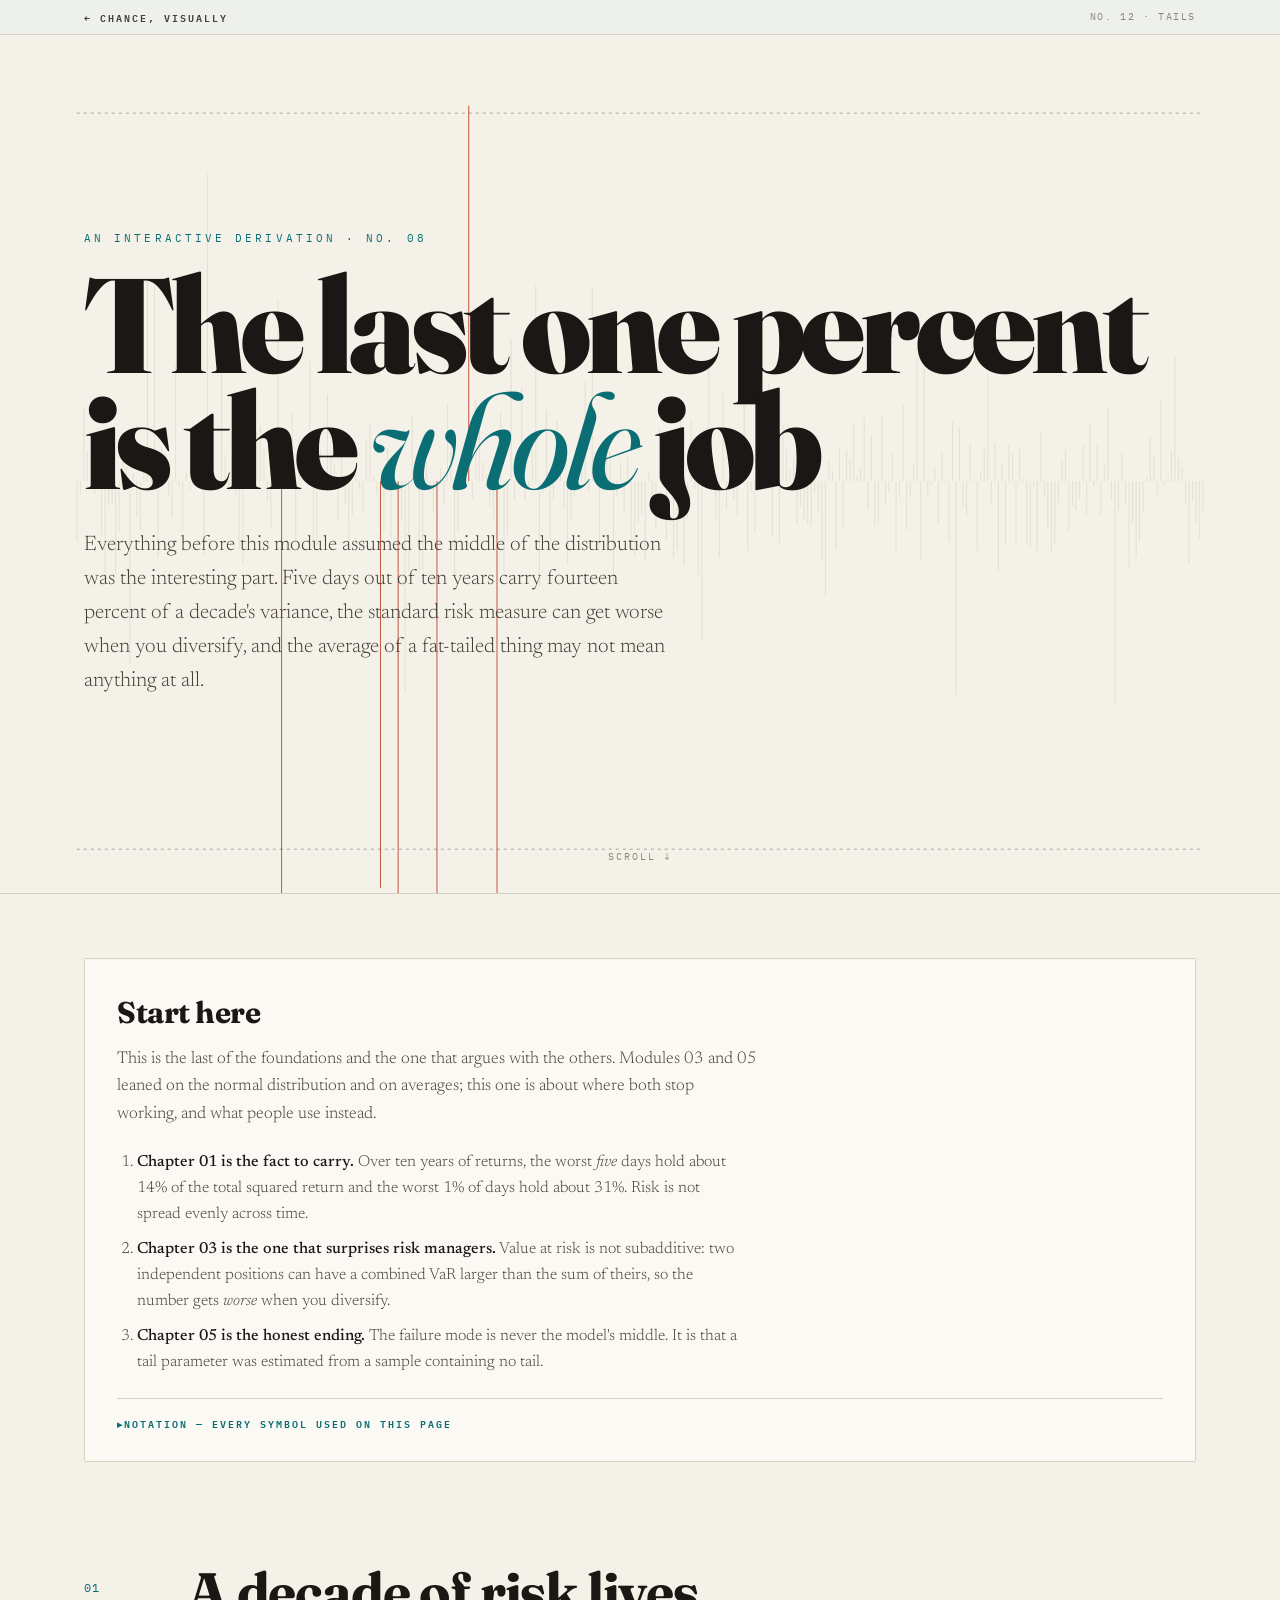
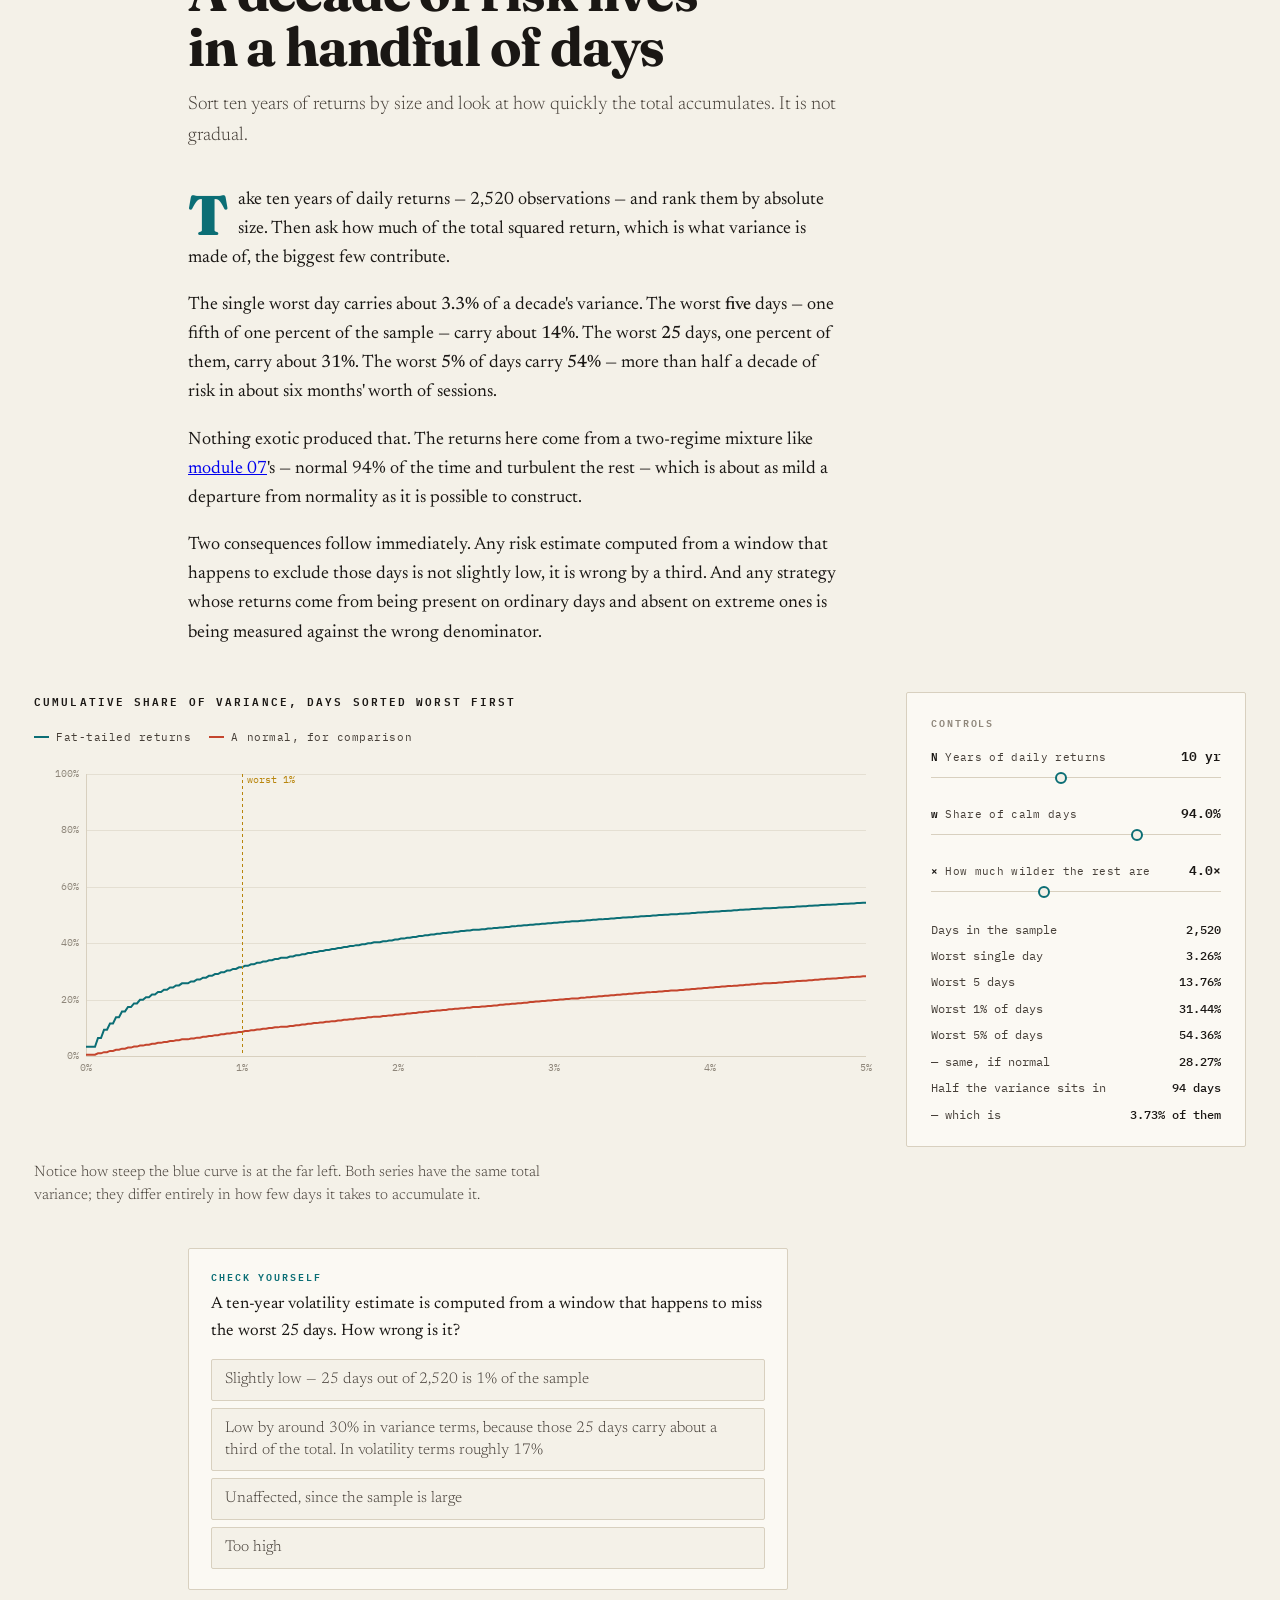
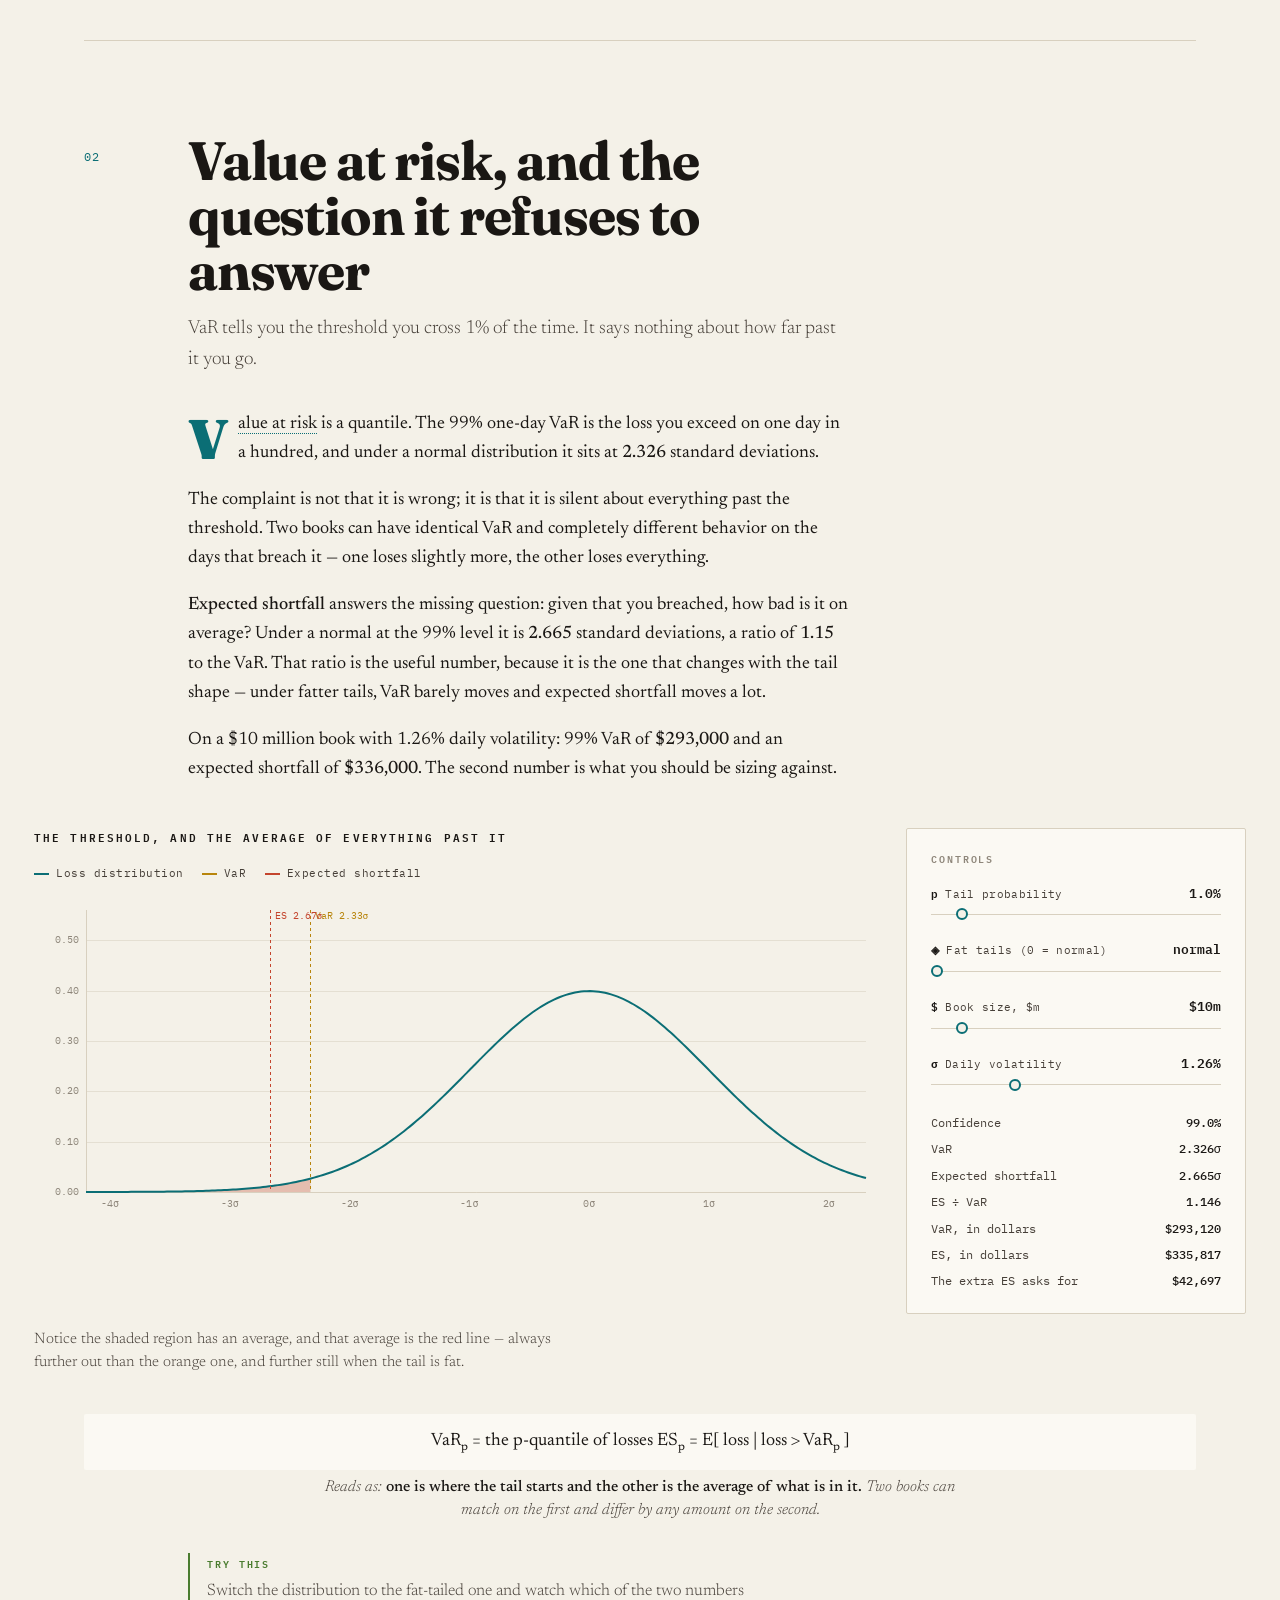
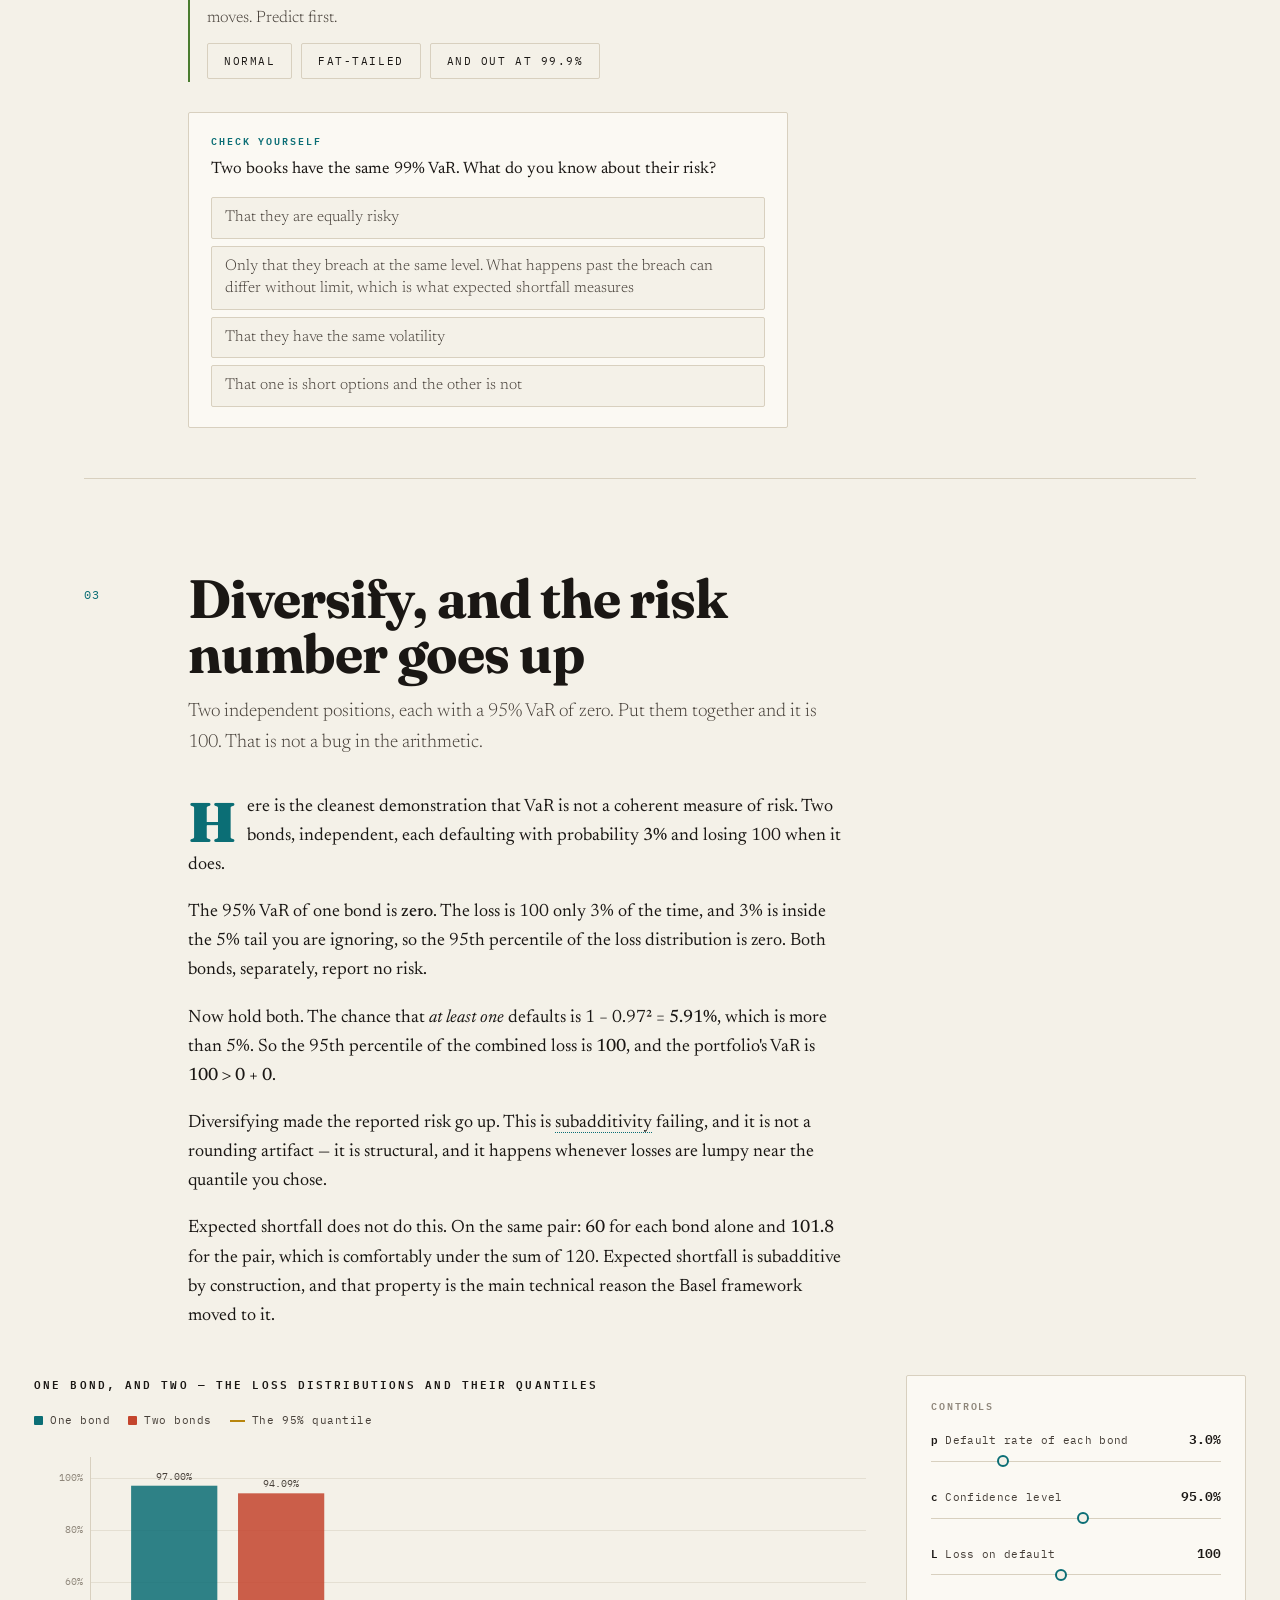
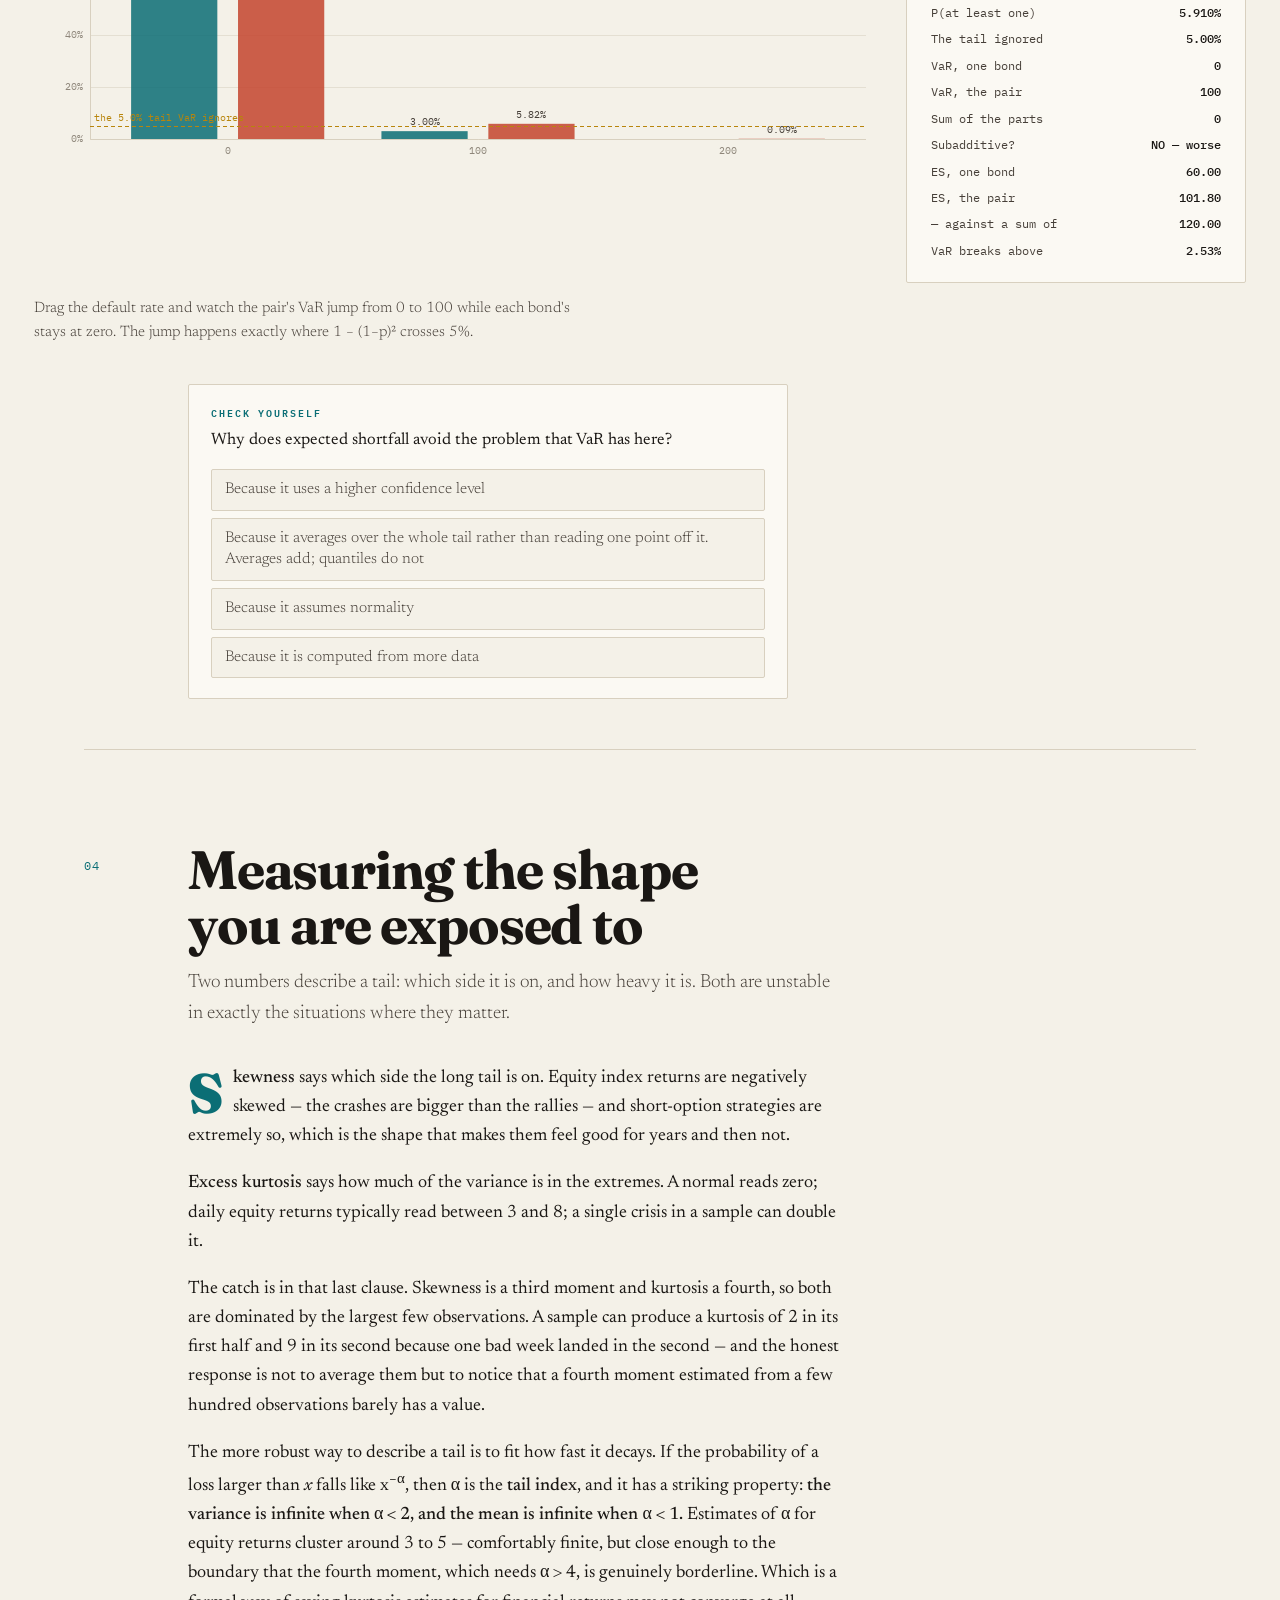
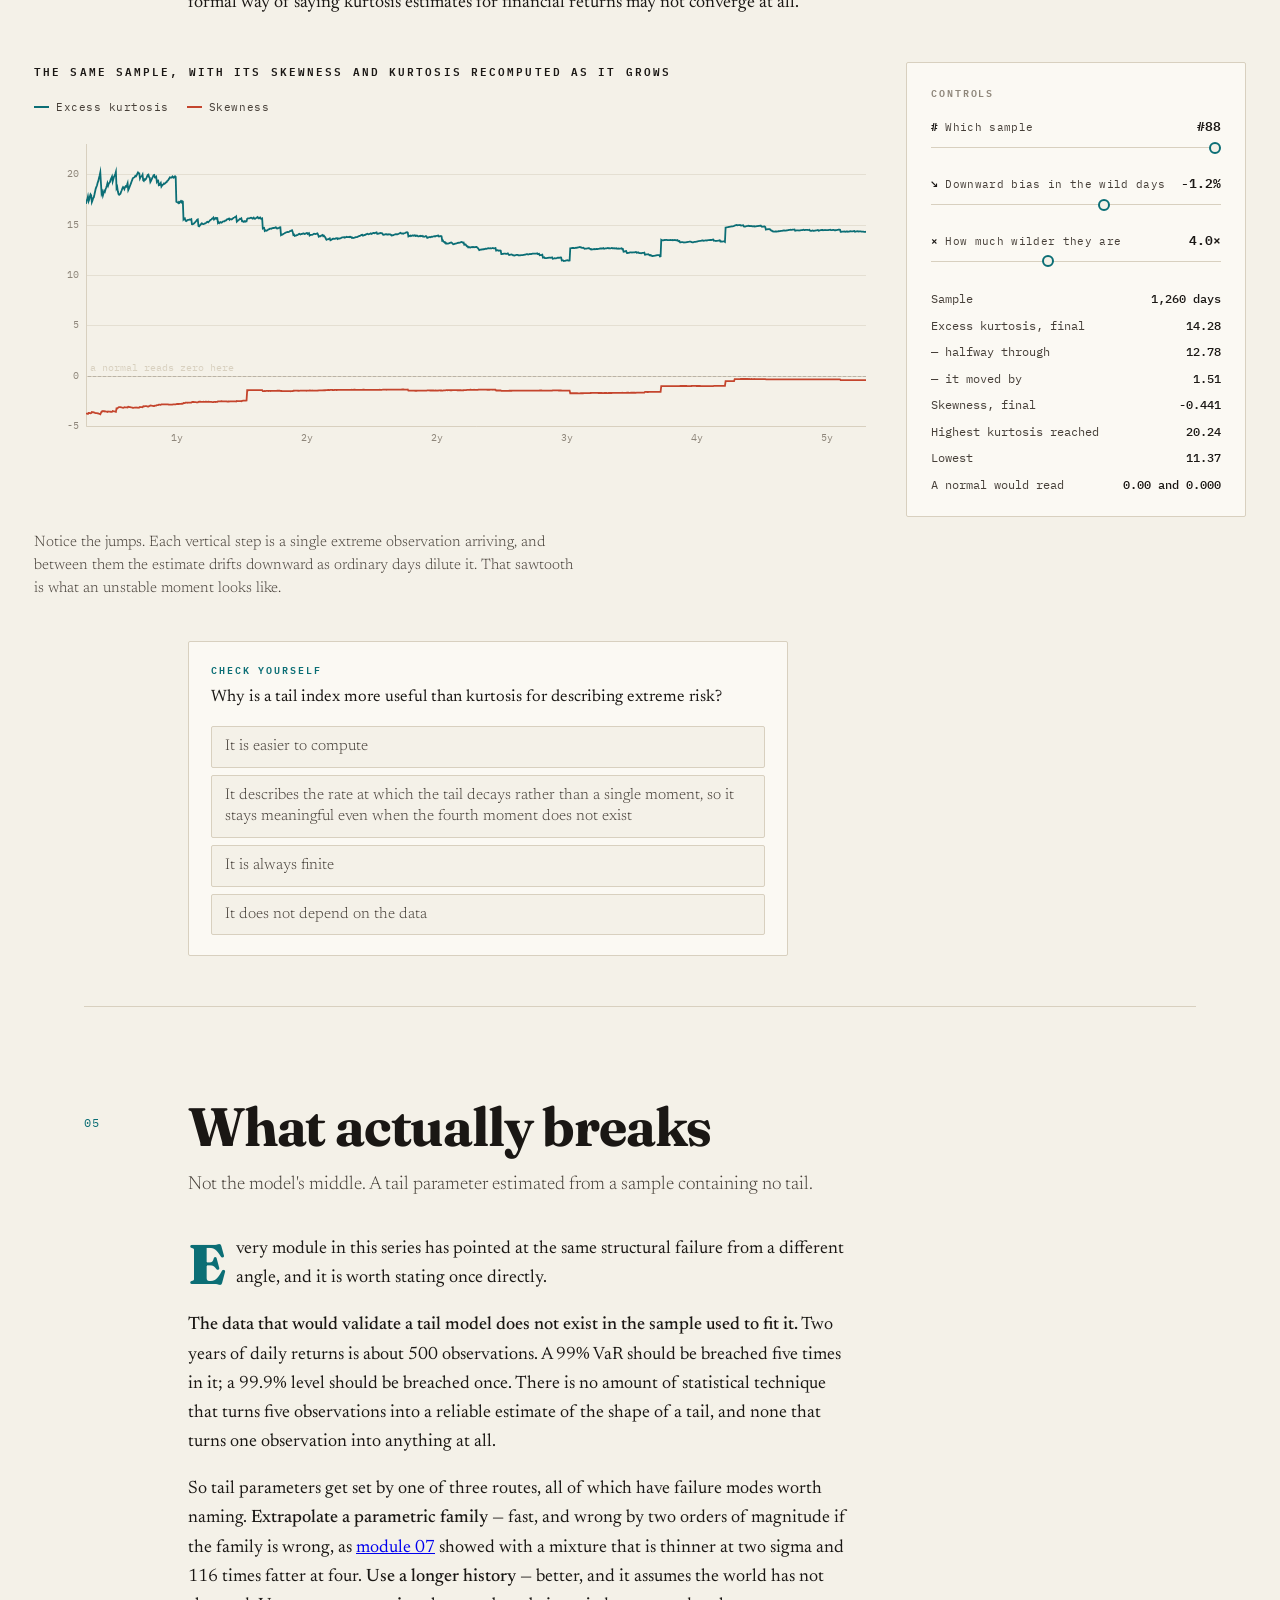
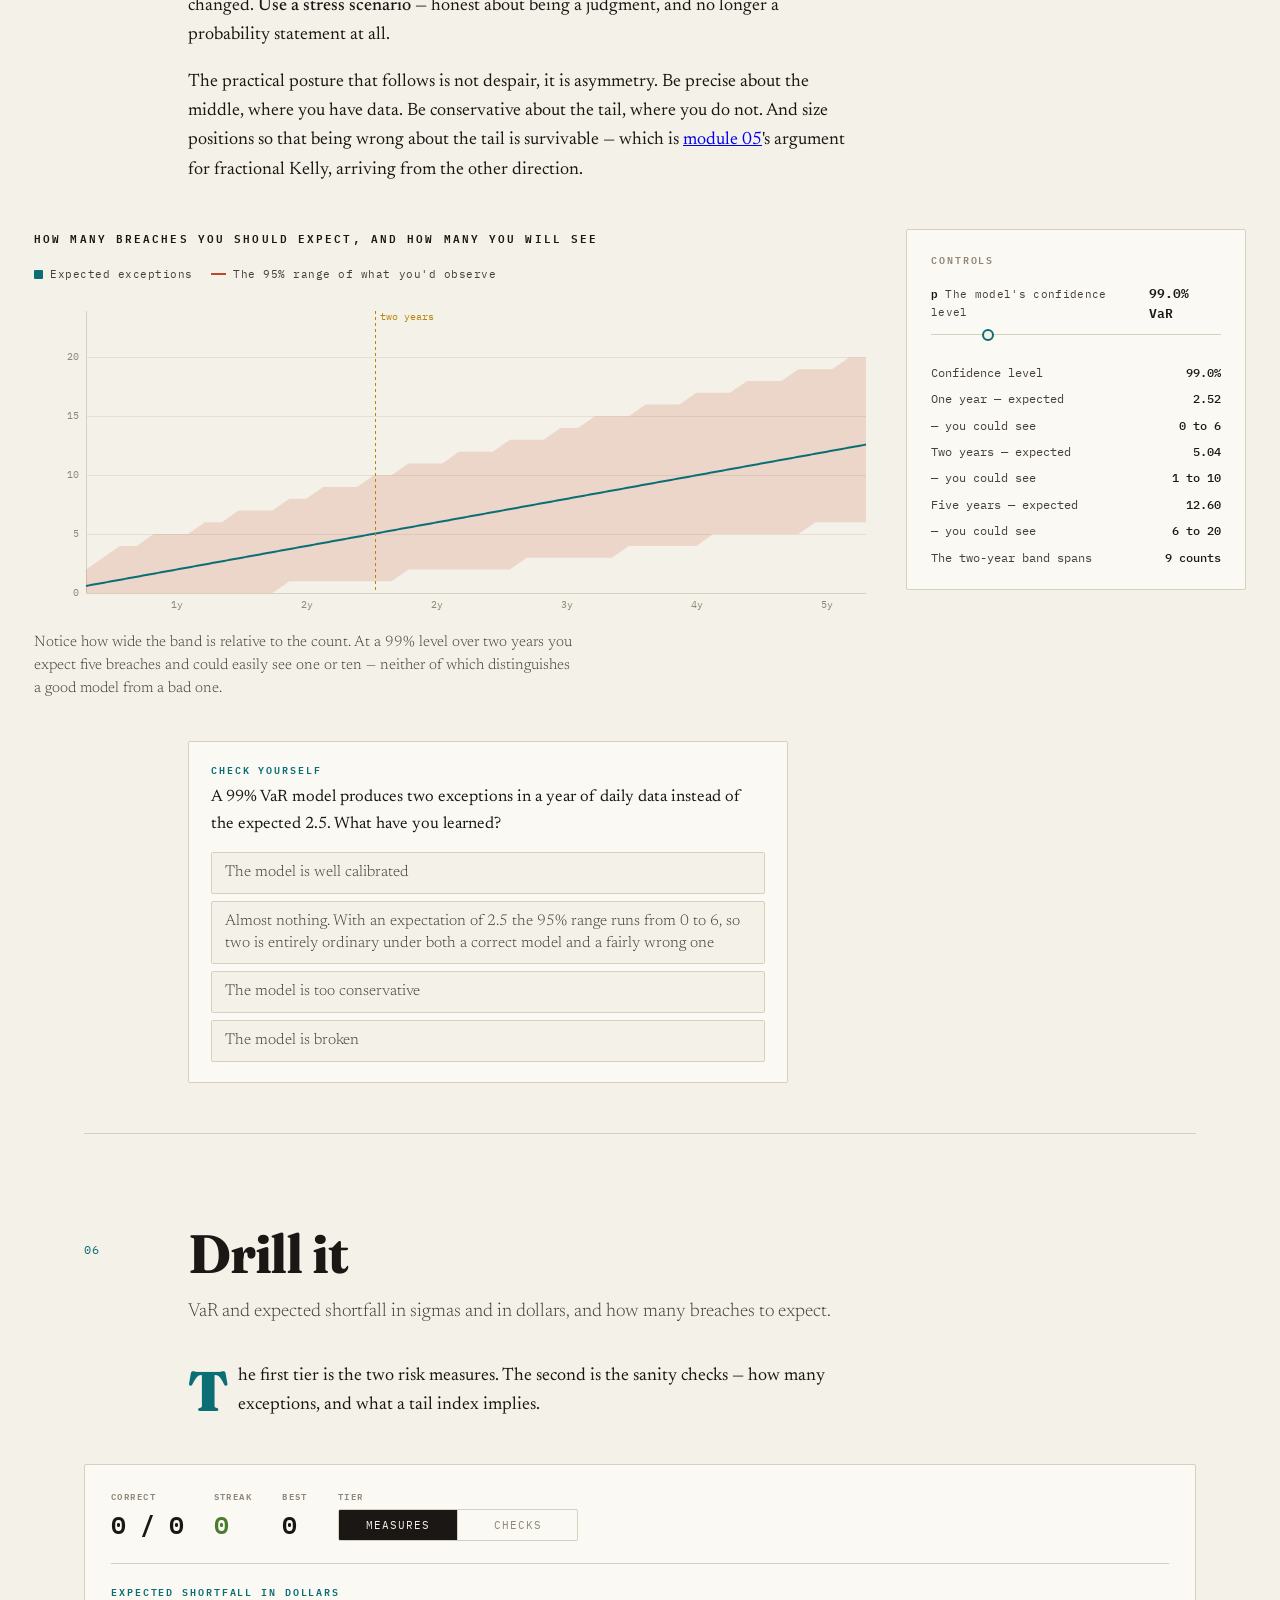
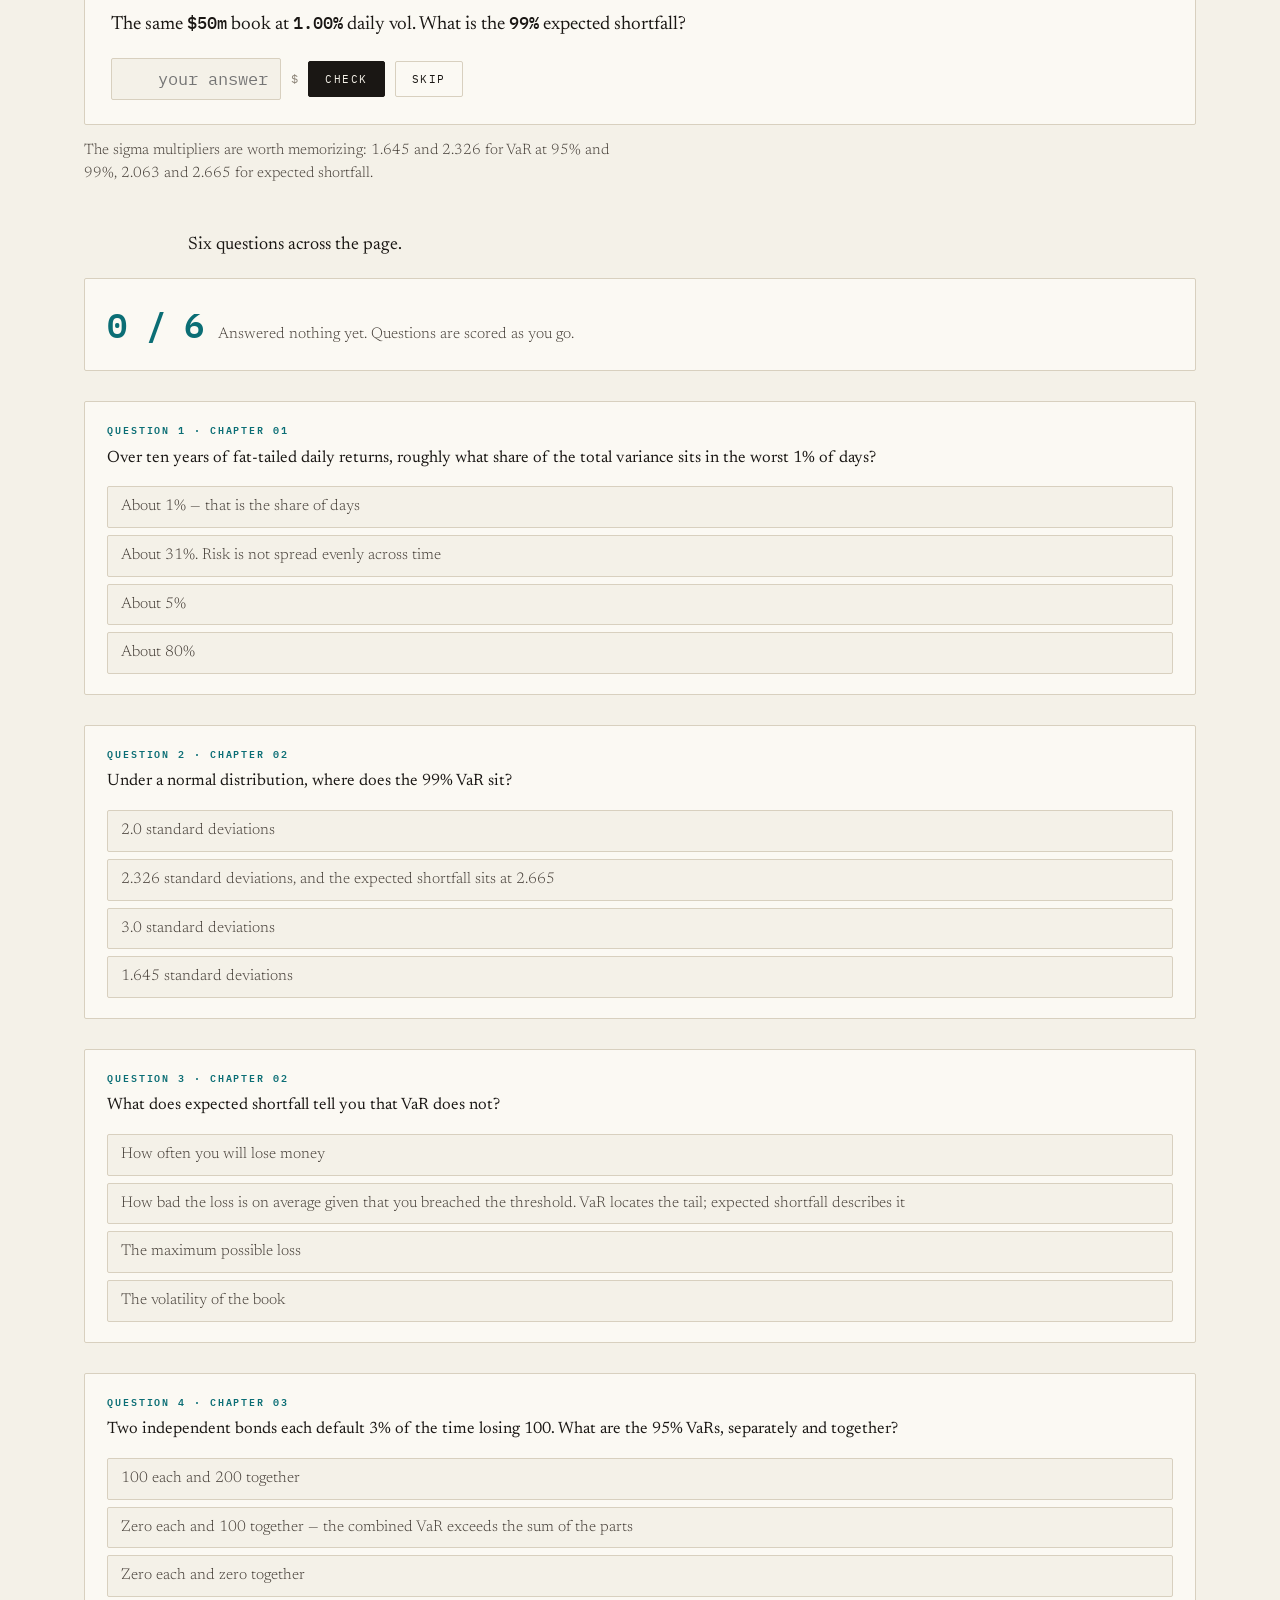
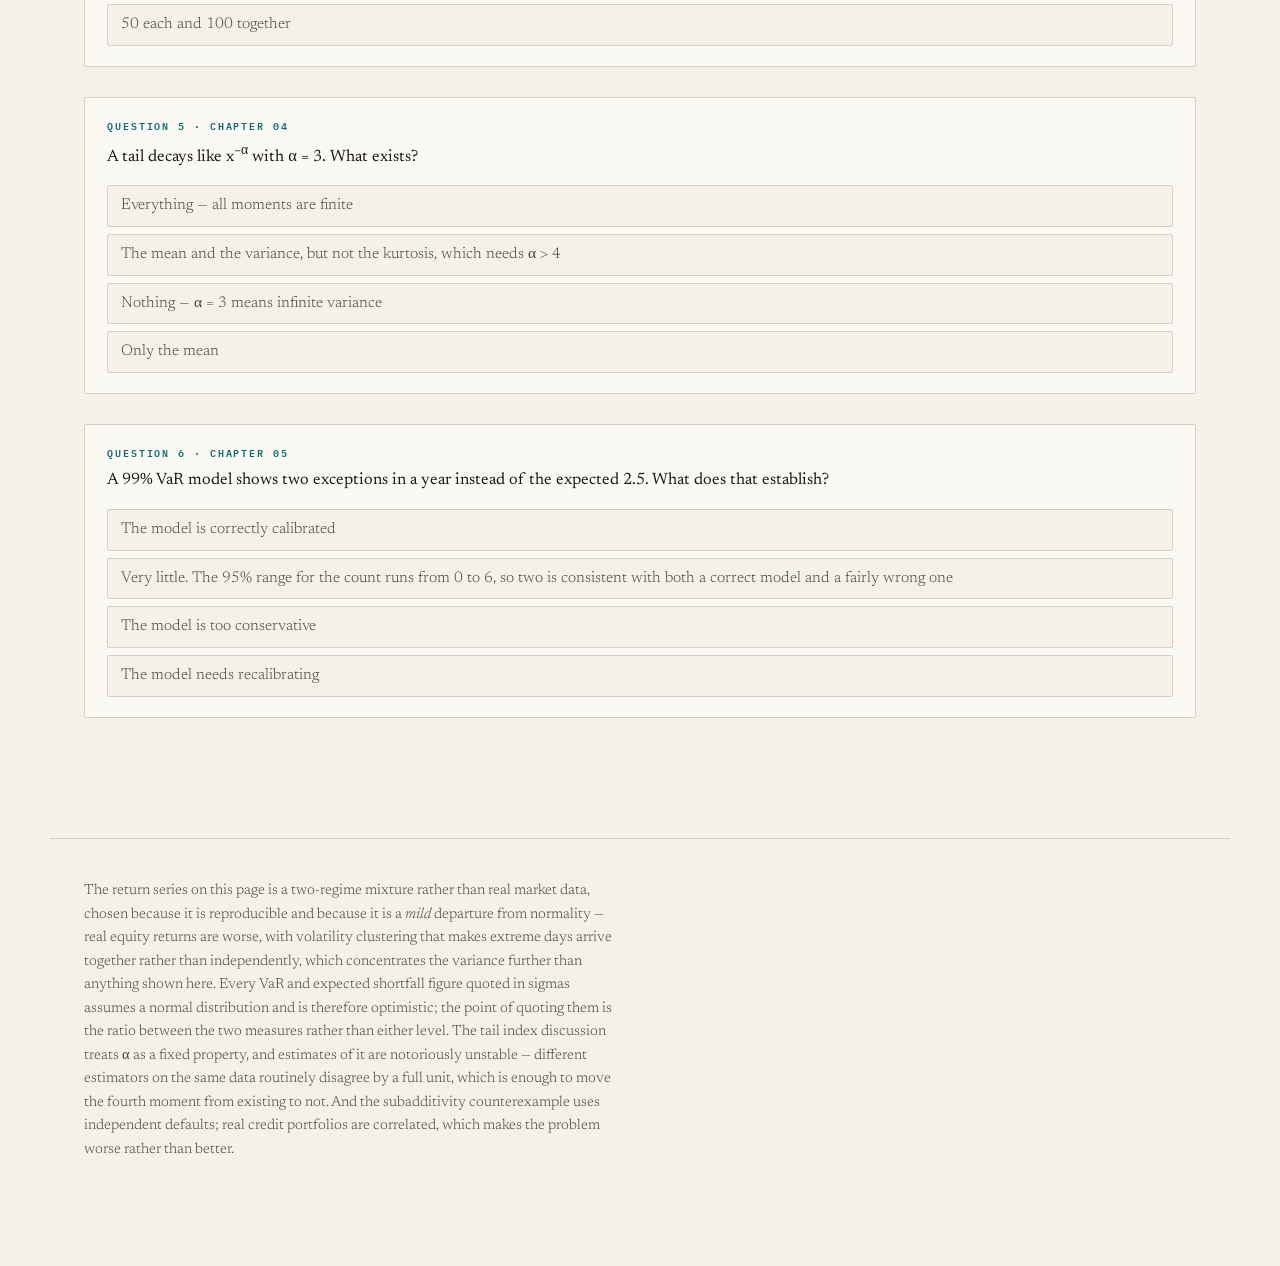
<file: docs/tails.html>
<!DOCTYPE html>
<html lang="en">
<head>
<meta charset="utf-8">
<meta name="viewport" content="width=device-width, initial-scale=1, viewport-fit=cover">
<meta name="color-scheme" content="light">
<meta name="theme-color" content="#F4F1E8">
<title>The Tails — Chance, visually</title>
<meta name="description" content="Five days out of ten years carry fourteen percent of a decade&#x27;s variance. Why value at risk can get worse when you diversify, what expected shortfall answers instead, and why a tail model is almost impossible to backtest.">
<meta property="og:type" content="article">
<meta property="og:title" content="The Tails — Chance, visually">
<meta property="og:description" content="Five days out of ten years carry fourteen percent of a decade&#x27;s variance. Why value at risk can get worse when you diversify, what expected shortfall answers instead, and why a tail model is almost impossible to backtest.">
<link rel="icon" href="data:image/svg+xml,<svg xmlns='http://www.w3.org/2000/svg' viewBox='0 0 32 32'><rect width='32' height='32' fill='%23F4F1E8'/><rect x='5' y='19' width='4' height='7' fill='%230B6E75'/><rect x='11' y='12' width='4' height='14' fill='%230B6E75'/><rect x='17' y='7' width='4' height='19' fill='%230B6E75'/><rect x='23' y='16' width='4' height='10' fill='%230B6E75'/></svg>">
<link rel="preconnect" href="https://fonts.googleapis.com">
<link rel="preconnect" href="https://fonts.gstatic.com" crossorigin>
<link href="https://fonts.googleapis.com/css2?family=Fraunces:opsz,wght@9..144,400;9..144,700;9..144,900&family=Newsreader:ital,opsz,wght@0,6..72,300;0,6..72,400;0,6..72,500;1,6..72,400&family=IBM+Plex+Mono:wght@400;500;600&display=swap" rel="stylesheet">
<link rel="stylesheet" href="assets/lab.css">
<link rel="stylesheet" href="assets/mobile.css">
<link rel="manifest" href="manifest.webmanifest">
<link rel="apple-touch-icon" href="icons/apple-touch-icon.png">
<meta name="apple-mobile-web-app-capable" content="yes">
<meta name="apple-mobile-web-app-status-bar-style" content="default">
<meta name="apple-mobile-web-app-title" content="Chance">
<meta name="mobile-web-app-capable" content="yes">
</head>
<body>
<header class="serieshead">
  <div class="in">
    <a class="home" href="index.html">← Chance, visually</a>
    <span class="num">No. 12 · Tails</span>
  </div>
</header>

<div class="progress" id="prog"></div>
<nav class="chapnav" id="chapnav" aria-label="Chapters">
  <a href="#c1"><span>Where the variance lives</span><i></i></a>
  <a href="#c2"><span>VaR and what it hides</span><i></i></a>
  <a href="#c3"><span>Diversifying made it worse</span><i></i></a>
  <a href="#c4"><span>Measuring the shape</span><i></i></a>
  <a href="#c5"><span>What actually breaks</span><i></i></a>
  <a href="#c6"><span>Drills</span><i></i></a>
</nav>

<div class="hero">
  <canvas id="heroCv" aria-hidden="true"></canvas>
  <div class="heroInner">
    <div class="eyebrow">An interactive derivation · No. 08</div>
    <h1>The last one percent is the <em>whole</em> job</h1>
    <p class="sub">Everything before this module assumed the middle of the distribution was the interesting part. Five days out of ten years carry fourteen percent of a decade's variance, the standard risk measure can get worse when you diversify, and the average of a fat-tailed thing may not mean anything at all.</p>
  </div>
  <div class="scrollcue">Scroll ↓</div>
</div>

<main>

<div class="orient">
  <h2>Start here</h2>
  <p class="lede">This is the last of the foundations and the one that argues with the others. Modules 03 and 05 leaned on the normal distribution and on averages; this one is about where both stop working, and what people use instead.</p>
  <ol>
    <li><b>Chapter 01 is the fact to carry.</b> Over ten years of returns, the worst <em>five</em> days hold about 14% of the total squared return and the worst 1% of days hold about 31%. Risk is not spread evenly across time.</li>
    <li><b>Chapter 03 is the one that surprises risk managers.</b> Value at risk is not subadditive: two independent positions can have a combined VaR larger than the sum of theirs, so the number gets <em>worse</em> when you diversify.</li>
    <li><b>Chapter 05 is the honest ending.</b> The failure mode is never the model's middle. It is that a tail parameter was estimated from a sample containing no tail.</li>
  </ol>
  <details class="drop">
    <summary>Notation — every symbol used on this page</summary>
    <table class="ntab">
      <tr><td>Skewness</td><td>Whether the long side of the distribution is the left or the right. Zero for anything symmetric.</td></tr>
      <tr><td>Excess kurtosis</td><td>How much of the variance comes from the extremes, scaled so a normal reads zero.</td></tr>
      <tr><td>VaR</td><td>Value at risk: the loss you exceed a stated fraction of the time. A quantile, and nothing more.</td></tr>
      <tr><td>Expected shortfall</td><td>The average loss <em>given</em> that you exceeded the VaR. Answers "how bad when it is bad."</td></tr>
      <tr><td>Subadditive</td><td>A risk measure where combining positions never increases the total. Expected shortfall is; VaR is not.</td></tr>
      <tr><td>Tail index</td><td>How fast a tail decays as a power law. Below 2 the variance is infinite; below 1 the mean is.</td></tr>
      <tr><td>Backtest exception</td><td>A day whose loss exceeded the model's VaR. Counting them is how a risk model is judged.</td></tr>
      <tr><td>Concentration</td><td>The share of total variance carried by the worst handful of observations.</td></tr>
    </table>
  </details>
</div>

<!-- ══════════ 01 ══════════ -->
<section class="chapter" id="c1">
  <div class="chead">
    <div class="cnum">01</div>
    <h2>A decade of risk lives in a handful of days</h2>
    <p class="dek">Sort ten years of returns by size and look at how quickly the total accumulates. It is not gradual.</p>
  </div>

  <div class="prose">
    <p class="lead">Take ten years of daily returns — 2,520 observations — and rank them by absolute size. Then ask how much of the total squared return, which is what variance is made of, the biggest few contribute.</p>
    <p>The single worst day carries about <b>3.3%</b> of a decade's variance. The worst <b>five</b> days — one fifth of one percent of the sample — carry about <b>14%</b>. The worst <b>25</b> days, one percent of them, carry about <b>31%</b>. The worst <b>5%</b> of days carry <b>54%</b> — more than half a decade of risk in about six months' worth of sessions.</p>
    <p>Nothing exotic produced that. The returns here come from a two-regime mixture like <a href="dist.html">module 07</a>'s — normal 94% of the time and turbulent the rest — which is about as mild a departure from normality as it is possible to construct.</p>
    <p>Two consequences follow immediately. Any risk estimate computed from a window that happens to exclude those days is not slightly low, it is wrong by a third. And any strategy whose returns come from being present on ordinary days and absent on extreme ones is being measured against the wrong denominator.</p>
  </div>

  <figure class="bleed">
    <div class="split wide">
      <div>
        <div class="figtop">
          <h3>Cumulative share of variance, days sorted worst first</h3>
          <span class="legend" style="margin:0">
            <span><i class="swl" style="background:var(--blue)"></i>Fat-tailed returns</span>
            <span><i class="swl" style="background:var(--verm)"></i>A normal, for comparison</span>
          </span>
        </div>
        <canvas id="cv1" height="310"></canvas>
      </div>
      <div class="rail panel">
        <h4>Controls</h4>
        <div id="ctl1"></div>
        <div class="kv" style="margin-top:20px" id="kv1"></div>
      </div>
    </div>
    <figcaption>Notice how steep the blue curve is at the far left. Both series have the same total variance; they differ entirely in how few days it takes to accumulate it.</figcaption>
  </figure>

  <div class="check">
    <span class="lab">Check yourself</span>
    <p class="q">A ten-year volatility estimate is computed from a window that happens to miss the worst 25 days. How wrong is it?</p>
    <div class="opts">
      <button>Slightly low — 25 days out of 2,520 is 1% of the sample</button>
      <button data-ok="1">Low by around 30% in variance terms, because those 25 days carry about a third of the total. In volatility terms roughly 17%</button>
      <button>Unaffected, since the sample is large</button>
      <button>Too high</button>
    </div>
    <div class="ans"><b>A third of the variance, from one percent of the sample.</b> Which is why volatility estimates drop so far during calm stretches and why they are least reliable exactly when they look most stable. It is also the argument for using a long window even though the recent one forecasts better — the long window is the only one likely to contain a tail.</div>
  </div>
</section>

<!-- ══════════ 02 ══════════ -->
<section class="chapter" id="c2">
  <div class="chead">
    <div class="cnum">02</div>
    <h2>Value at risk, and the question it refuses to answer</h2>
    <p class="dek">VaR tells you the threshold you cross 1% of the time. It says nothing about how far past it you go.</p>
  </div>

  <div class="prose">
    <p class="lead"><span class="term" data-t="Value at risk" data-def="The loss level that is exceeded with a stated probability over a stated horizon. A quantile of the loss distribution and nothing more — it says where the threshold is, not what lies beyond it.">Value at risk</span> is a quantile. The 99% one-day VaR is the loss you exceed on one day in a hundred, and under a normal distribution it sits at <b>2.326</b> standard deviations.</p>
    <p>The complaint is not that it is wrong; it is that it is silent about everything past the threshold. Two books can have identical VaR and completely different behavior on the days that breach it — one loses slightly more, the other loses everything.</p>
    <p><b>Expected shortfall</b> answers the missing question: given that you breached, how bad is it on average? Under a normal at the 99% level it is <b>2.665</b> standard deviations, a ratio of <b>1.15</b> to the VaR. That ratio is the useful number, because it is the one that changes with the tail shape — under fatter tails, VaR barely moves and expected shortfall moves a lot.</p>
    <p>On a $10 million book with 1.26% daily volatility: 99% VaR of <b>$293,000</b> and an expected shortfall of <b>$336,000</b>. The second number is what you should be sizing against.</p>
  </div>

  <figure class="bleed">
    <div class="split wide">
      <div>
        <div class="figtop">
          <h3>The threshold, and the average of everything past it</h3>
          <span class="legend" style="margin:0">
            <span><i class="swl" style="background:var(--blue)"></i>Loss distribution</span>
            <span><i class="swl" style="background:var(--ochre)"></i>VaR</span>
            <span><i class="swl" style="background:var(--verm)"></i>Expected shortfall</span>
          </span>
        </div>
        <canvas id="cv2" height="310"></canvas>
      </div>
      <div class="rail panel">
        <h4>Controls</h4>
        <div id="ctl2"></div>
        <div class="kv" style="margin-top:20px" id="kv2"></div>
      </div>
    </div>
    <figcaption>Notice the shaded region has an average, and that average is the red line — always further out than the orange one, and further still when the tail is fat.</figcaption>
  </figure>

  <div class="mline">VaR<sub>p</sub> = the p-quantile of losses     ES<sub>p</sub> = E[ loss | loss > VaR<sub>p</sub> ]</div>
  <p class="mread">Reads as: <b>one is where the tail starts and the other is the average of what is in it.</b> Two books can match on the first and differ by any amount on the second.</p>

  <div class="try">
    <span class="lab">Try this</span>
    <p>Switch the distribution to the fat-tailed one and watch which of the two numbers moves. Predict first.</p>
    <div class="btnrow">
      <button class="act ghost" data-preset="c2" data-patch='{"fat":0}' data-focus="cv2">Normal</button>
      <button class="act ghost" data-preset="c2" data-patch='{"fat":1}' data-focus="cv2">Fat-tailed</button>
      <button class="act ghost" data-preset="c2" data-patch='{"p":0.001,"fat":1}' data-focus="cv2">And out at 99.9%</button>
    </div>
  </div>

  <div class="check">
    <span class="lab">Check yourself</span>
    <p class="q">Two books have the same 99% VaR. What do you know about their risk?</p>
    <div class="opts">
      <button>That they are equally risky</button>
      <button data-ok="1">Only that they breach at the same level. What happens past the breach can differ without limit, which is what expected shortfall measures</button>
      <button>That they have the same volatility</button>
      <button>That one is short options and the other is not</button>
    </div>
    <div class="ans"><b>Nothing about the tail.</b> A book that is short far out-of-the-money options can be engineered to have a small VaR at any confidence level — you simply place the strikes past the quantile — while its expected shortfall is enormous. That is not a hypothetical; it is a known way to game a risk limit, and it is a large part of why regulators moved to expected shortfall.</div>
  </div>
</section>

<!-- ══════════ 03 ══════════ -->
<section class="chapter" id="c3">
  <div class="chead">
    <div class="cnum">03</div>
    <h2>Diversify, and the risk number goes up</h2>
    <p class="dek">Two independent positions, each with a 95% VaR of zero. Put them together and it is 100. That is not a bug in the arithmetic.</p>
  </div>

  <div class="prose">
    <p class="lead">Here is the cleanest demonstration that VaR is not a coherent measure of risk. Two bonds, independent, each defaulting with probability <b>3%</b> and losing 100 when it does.</p>
    <p>The 95% VaR of one bond is <b>zero</b>. The loss is 100 only 3% of the time, and 3% is inside the 5% tail you are ignoring, so the 95th percentile of the loss distribution is zero. Both bonds, separately, report no risk.</p>
    <p>Now hold both. The chance that <em>at least one</em> defaults is 1 − 0.97² = <b>5.91%</b>, which is more than 5%. So the 95th percentile of the combined loss is <b>100</b>, and the portfolio's VaR is <b>100 &gt; 0 + 0</b>.</p>
    <p>Diversifying made the reported risk go up. This is <span class="term" data-t="Subadditivity" data-def="The property that a risk measure of a combined portfolio never exceeds the sum of its parts' measures. It is what makes 'diversification reduces risk' true as arithmetic rather than as a slogan. VaR does not have it.">subadditivity</span> failing, and it is not a rounding artifact — it is structural, and it happens whenever losses are lumpy near the quantile you chose.</p>
    <p>Expected shortfall does not do this. On the same pair: <b>60</b> for each bond alone and <b>101.8</b> for the pair, which is comfortably under the sum of 120. Expected shortfall is subadditive by construction, and that property is the main technical reason the Basel framework moved to it.</p>
  </div>

  <figure class="bleed">
    <div class="split wide">
      <div>
        <div class="figtop">
          <h3>One bond, and two — the loss distributions and their quantiles</h3>
          <span class="legend" style="margin:0">
            <span><i class="sw" style="background:var(--blue)"></i>One bond</span>
            <span><i class="sw" style="background:var(--verm)"></i>Two bonds</span>
            <span><i class="swl" style="background:var(--ochre)"></i>The 95% quantile</span>
          </span>
        </div>
        <canvas id="cv3" height="310"></canvas>
      </div>
      <div class="rail panel">
        <h4>Controls</h4>
        <div id="ctl3"></div>
        <div class="kv" style="margin-top:20px" id="kv3"></div>
      </div>
    </div>
    <figcaption>Drag the default rate and watch the pair's VaR jump from 0 to 100 while each bond's stays at zero. The jump happens exactly where 1 − (1−p)² crosses 5%.</figcaption>
  </figure>

  <div class="check">
    <span class="lab">Check yourself</span>
    <p class="q">Why does expected shortfall avoid the problem that VaR has here?</p>
    <div class="opts">
      <button>Because it uses a higher confidence level</button>
      <button data-ok="1">Because it averages over the whole tail rather than reading one point off it. Averages add; quantiles do not</button>
      <button>Because it assumes normality</button>
      <button>Because it is computed from more data</button>
    </div>
    <div class="ans"><b>Averaging is linear; taking a quantile is not.</b> That single difference gives expected shortfall subadditivity for free, and it is why the property is provable rather than empirical. The cost is that expected shortfall is harder to estimate — it depends on the shape of a tail you have few observations of, which is chapter 05's problem.</div>
  </div>
</section>

<!-- ══════════ 04 ══════════ -->
<section class="chapter" id="c4">
  <div class="chead">
    <div class="cnum">04</div>
    <h2>Measuring the shape you are exposed to</h2>
    <p class="dek">Two numbers describe a tail: which side it is on, and how heavy it is. Both are unstable in exactly the situations where they matter.</p>
  </div>

  <div class="prose">
    <p class="lead"><b>Skewness</b> says which side the long tail is on. Equity index returns are negatively skewed — the crashes are bigger than the rallies — and short-option strategies are extremely so, which is the shape that makes them feel good for years and then not.</p>
    <p><b>Excess kurtosis</b> says how much of the variance is in the extremes. A normal reads zero; daily equity returns typically read between 3 and 8; a single crisis in a sample can double it.</p>
    <p>The catch is in that last clause. Skewness is a third moment and kurtosis a fourth, so both are dominated by the largest few observations. A sample can produce a kurtosis of 2 in its first half and 9 in its second because one bad week landed in the second — and the honest response is not to average them but to notice that a fourth moment estimated from a few hundred observations barely has a value.</p>
    <p>The more robust way to describe a tail is to fit how fast it decays. If the probability of a loss larger than <em>x</em> falls like x<sup>−α</sup>, then α is the <b>tail index</b>, and it has a striking property: <b>the variance is infinite when α &lt; 2, and the mean is infinite when α &lt; 1.</b> Estimates of α for equity returns cluster around 3 to 5 — comfortably finite, but close enough to the boundary that the fourth moment, which needs α &gt; 4, is genuinely borderline. Which is a formal way of saying kurtosis estimates for financial returns may not converge at all.</p>
  </div>

  <figure class="bleed">
    <div class="split wide">
      <div>
        <div class="figtop">
          <h3>The same sample, with its skewness and kurtosis recomputed as it grows</h3>
          <span class="legend" style="margin:0">
            <span><i class="swl" style="background:var(--blue)"></i>Excess kurtosis</span>
            <span><i class="swl" style="background:var(--verm)"></i>Skewness</span>
          </span>
        </div>
        <canvas id="cv4" height="310"></canvas>
      </div>
      <div class="rail panel">
        <h4>Controls</h4>
        <div id="ctl4"></div>
        <div class="kv" style="margin-top:20px" id="kv4"></div>
      </div>
    </div>
    <figcaption>Notice the jumps. Each vertical step is a single extreme observation arriving, and between them the estimate drifts downward as ordinary days dilute it. That sawtooth is what an unstable moment looks like.</figcaption>
  </figure>

  <div class="check">
    <span class="lab">Check yourself</span>
    <p class="q">Why is a tail index more useful than kurtosis for describing extreme risk?</p>
    <div class="opts">
      <button>It is easier to compute</button>
      <button data-ok="1">It describes the rate at which the tail decays rather than a single moment, so it stays meaningful even when the fourth moment does not exist</button>
      <button>It is always finite</button>
      <button>It does not depend on the data</button>
    </div>
    <div class="ans"><b>It survives where moments do not.</b> If the tail index is below 4 the kurtosis is infinite in the population, so any sample kurtosis you compute is an artifact of the sample size rather than an estimate of anything. The tail index remains well defined all the way down, which is why extreme value theory works in α rather than in moments.</div>
  </div>
</section>

<!-- ══════════ 05 ══════════ -->
<section class="chapter" id="c5">
  <div class="chead">
    <div class="cnum">05</div>
    <h2>What actually breaks</h2>
    <p class="dek">Not the model's middle. A tail parameter estimated from a sample containing no tail.</p>
  </div>

  <div class="prose">
    <p class="lead">Every module in this series has pointed at the same structural failure from a different angle, and it is worth stating once directly.</p>
    <p><b>The data that would validate a tail model does not exist in the sample used to fit it.</b> Two years of daily returns is about 500 observations. A 99% VaR should be breached five times in it; a 99.9% level should be breached once. There is no amount of statistical technique that turns five observations into a reliable estimate of the shape of a tail, and none that turns one observation into anything at all.</p>
    <p>So tail parameters get set by one of three routes, all of which have failure modes worth naming. <b>Extrapolate a parametric family</b> — fast, and wrong by two orders of magnitude if the family is wrong, as <a href="dist.html">module 07</a> showed with a mixture that is thinner at two sigma and 116 times fatter at four. <b>Use a longer history</b> — better, and it assumes the world has not changed. <b>Use a stress scenario</b> — honest about being a judgment, and no longer a probability statement at all.</p>
    <p>The practical posture that follows is not despair, it is asymmetry. Be precise about the middle, where you have data. Be conservative about the tail, where you do not. And size positions so that being wrong about the tail is survivable — which is <a href="ev.html">module 05</a>'s argument for fractional Kelly, arriving from the other direction.</p>
  </div>

  <figure class="bleed">
    <div class="split wide">
      <div>
        <div class="figtop">
          <h3>How many breaches you should expect, and how many you will see</h3>
          <span class="legend" style="margin:0">
            <span><i class="sw" style="background:var(--blue)"></i>Expected exceptions</span>
            <span><i class="swl" style="background:var(--verm)"></i>The 95% range of what you'd observe</span>
          </span>
        </div>
        <canvas id="cv5" height="310"></canvas>
      </div>
      <div class="rail panel">
        <h4>Controls</h4>
        <div id="ctl5"></div>
        <div class="kv" style="margin-top:20px" id="kv5"></div>
      </div>
    </div>
    <figcaption>Notice how wide the band is relative to the count. At a 99% level over two years you expect five breaches and could easily see one or ten — neither of which distinguishes a good model from a bad one.</figcaption>
  </figure>

  <div class="check">
    <span class="lab">Check yourself</span>
    <p class="q">A 99% VaR model produces two exceptions in a year of daily data instead of the expected 2.5. What have you learned?</p>
    <div class="opts">
      <button>The model is well calibrated</button>
      <button data-ok="1">Almost nothing. With an expectation of 2.5 the 95% range runs from 0 to 6, so two is entirely ordinary under both a correct model and a fairly wrong one</button>
      <button>The model is too conservative</button>
      <button>The model is broken</button>
    </div>
    <div class="ans"><b>Nothing distinguishable.</b> This is the structural problem with backtesting tail models: at the confidence levels people care about, the number of observations that carry information is tiny, and the Poisson noise in that count swamps the difference between a right model and a wrong one. It takes years of data to reject a bad 99% model and decades to reject a bad 99.9% one.</div>
  </div>
</section>

<!-- ══════════ 06 ══════════ -->
<section class="chapter" id="c6">
  <div class="chead">
    <div class="cnum">06</div>
    <h2>Drill it</h2>
    <p class="dek">VaR and expected shortfall in sigmas and in dollars, and how many breaches to expect.</p>
  </div>

  <div class="prose">
    <p class="lead">The first tier is the two risk measures. The second is the sanity checks — how many exceptions, and what a tail index implies.</p>
  </div>

  <figure>
    <div class="drill" id="drill">
      <div class="dstats">
        <div class="c"><span class="k">Correct</span><span class="v" id="dScore">0 / 0</span></div>
        <div class="c"><span class="k">Streak</span><span class="v" id="dStreak" style="color:var(--moss)">0</span></div>
        <div class="c"><span class="k">Best</span><span class="v" id="dBest">0</span></div>
        <div class="c" style="flex:1;min-width:170px"><span class="k">Tier</span>
          <div class="seg" style="margin-top:5px;max-width:240px">
            <button id="dT1" aria-pressed="true">Measures</button>
            <button id="dT2" aria-pressed="false">Checks</button>
          </div>
        </div>
      </div>
      <span class="qn" id="dKind">Question</span>
      <p class="qt" id="dText">Loading…</p>
      <div class="ansrow">
        <input type="text" inputmode="decimal" id="dInput" placeholder="your answer" aria-label="Your answer">
        <span class="unit" id="dUnit"></span>
        <button class="act" id="dSubmit">Check</button>
        <button class="act ghost" id="dSkip">Skip</button>
      </div>
      <div class="verdict">
        <div class="vd" id="dVerdict"></div>
        <div class="work" id="dWork"></div>
        <div class="btnrow"><button class="act" id="dNext">Next question</button></div>
      </div>
    </div>
    <figcaption>The sigma multipliers are worth memorizing: 1.645 and 2.326 for VaR at 95% and 99%, 2.063 and 2.665 for expected shortfall.</figcaption>
  </figure>

  <div class="prose" style="margin-top:46px">
    <p>Six questions across the page.</p>
  </div>

  <div class="score" id="scoreBox">
    <span class="big" id="scoreNum">0 / 6</span>
    <span class="txt" id="scoreTxt">Answered nothing yet. Questions are scored as you go.</span>
  </div>

  <div class="check" data-quiz="1" style="margin-left:0;max-width:none">
    <span class="lab">Question 1 · chapter 01</span>
    <p class="q">Over ten years of fat-tailed daily returns, roughly what share of the total variance sits in the worst 1% of days?</p>
    <div class="opts">
      <button>About 1% — that is the share of days</button>
      <button data-ok="1">About 31%. Risk is not spread evenly across time</button>
      <button>About 5%</button>
      <button>About 80%</button>
    </div>
    <div class="ans"><b>Roughly a third, from one percent of the sample.</b> Which is why a volatility estimated from a window that missed those days is wrong by a third in variance and about 17% in volatility, and why calm-period estimates are least reliable exactly when they look most stable.</div>
  </div>

  <div class="check" data-quiz="1" style="margin-left:0;max-width:none">
    <span class="lab">Question 2 · chapter 02</span>
    <p class="q">Under a normal distribution, where does the 99% VaR sit?</p>
    <div class="opts">
      <button>2.0 standard deviations</button>
      <button data-ok="1">2.326 standard deviations, and the expected shortfall sits at 2.665</button>
      <button>3.0 standard deviations</button>
      <button>1.645 standard deviations</button>
    </div>
    <div class="ans"><b>2.326, with expected shortfall 15% further out.</b> The fourth answer is the 95% VaR. Both multipliers are worth memorizing, and so is the ratio between VaR and expected shortfall — it is the number that moves most when the tail is not normal.</div>
  </div>

  <div class="check" data-quiz="1" style="margin-left:0;max-width:none">
    <span class="lab">Question 3 · chapter 02</span>
    <p class="q">What does expected shortfall tell you that VaR does not?</p>
    <div class="opts">
      <button>How often you will lose money</button>
      <button data-ok="1">How bad the loss is on average given that you breached the threshold. VaR locates the tail; expected shortfall describes it</button>
      <button>The maximum possible loss</button>
      <button>The volatility of the book</button>
    </div>
    <div class="ans"><b>The average of what is past the threshold.</b> Two books with identical VaR can behave completely differently beyond it — and a book that is short far out-of-the-money options can be built to have a small VaR at any chosen level while its expected shortfall is enormous.</div>
  </div>

  <div class="check" data-quiz="1" style="margin-left:0;max-width:none">
    <span class="lab">Question 4 · chapter 03</span>
    <p class="q">Two independent bonds each default 3% of the time losing 100. What are the 95% VaRs, separately and together?</p>
    <div class="opts">
      <button>100 each and 200 together</button>
      <button data-ok="1">Zero each and 100 together — the combined VaR exceeds the sum of the parts</button>
      <button>Zero each and zero together</button>
      <button>50 each and 100 together</button>
    </div>
    <div class="ans"><b>Zero, zero, and 100.</b> Each bond's 3% default sits inside the 5% tail VaR ignores, but the pair defaults at least once 5.91% of the time, which crosses the threshold. Diversifying raised the reported risk — a structural failure of quantiles, not an arithmetic slip.</div>
  </div>

  <div class="check" data-quiz="1" style="margin-left:0;max-width:none">
    <span class="lab">Question 5 · chapter 04</span>
    <p class="q">A tail decays like x<sup>−α</sup> with α = 3. What exists?</p>
    <div class="opts">
      <button>Everything — all moments are finite</button>
      <button data-ok="1">The mean and the variance, but not the kurtosis, which needs α &gt; 4</button>
      <button>Nothing — α = 3 means infinite variance</button>
      <button>Only the mean</button>
    </div>
    <div class="ans"><b>Mean and variance yes, fourth moment no.</b> Which matters practically: equity tail indices are estimated around 3 to 5, so the kurtosis everyone quotes is at or past the boundary of existing. A sample kurtosis in that regime is a function of how much data you collected rather than an estimate of a population quantity.</div>
  </div>

  <div class="check" data-quiz="1" style="margin-left:0;max-width:none">
    <span class="lab">Question 6 · chapter 05</span>
    <p class="q">A 99% VaR model shows two exceptions in a year instead of the expected 2.5. What does that establish?</p>
    <div class="opts">
      <button>The model is correctly calibrated</button>
      <button data-ok="1">Very little. The 95% range for the count runs from 0 to 6, so two is consistent with both a correct model and a fairly wrong one</button>
      <button>The model is too conservative</button>
      <button>The model needs recalibrating</button>
    </div>
    <div class="ans"><b>Nothing distinguishable.</b> At the confidence levels people care about, the informative observations are so few that Poisson noise swamps the signal — it takes years to reject a bad 99% model and decades for a 99.9% one. Which is the argument for sizing positions so that being wrong about the tail is survivable, rather than for estimating it more precisely.</div>
  </div>
</section>

</main>

<footer>
  <p class="n">The return series on this page is a two-regime mixture rather than real market data, chosen because it is reproducible and because it is a <em>mild</em> departure from normality — real equity returns are worse, with volatility clustering that makes extreme days arrive together rather than independently, which concentrates the variance further than anything shown here. Every VaR and expected shortfall figure quoted in sigmas assumes a normal distribution and is therefore optimistic; the point of quoting them is the ratio between the two measures rather than either level. The tail index discussion treats α as a fixed property, and estimates of it are notoriously unstable — different estimators on the same data routinely disagree by a full unit, which is enough to move the fourth moment from existing to not. And the subadditivity counterexample uses independent defaults; real credit portfolios are correlated, which makes the problem worse rather than better.</p>
</footer>

<script src="assets/lab.js"></script>
<script src="assets/stats.js"></script>
<script src="assets/pwa.js" defer></script>
<script>
"use strict";

/* line() in the engine takes arrays, not a function. Sampling a curve is
   common enough on this page to be worth one helper — and passing a function
   straight to line() is a silent no-op, which is how it was caught. */
function curve(o, f, col, w, dash) {
  const n = 260, xs = [], ys = [];
  for (let i = 0; i <= n; i++) {
    const x = o.x0 + (o.x1 - o.x0) * i / n;
    xs.push(x); ys.push(f(x));
  }
  line(o, xs, ys, col, w, dash);
}

/* ── the two risk measures, in sigma units ──────────────────────────────
   Both are closed form for a normal and for a mixture of normals, which is
   the only fat-tailed family used on this page. Doing them analytically
   rather than by simulation matters: the whole chapter is about the tail,
   and a simulated tail is made of the handful of draws that landed in it. */
const varSigma = p => -qnorm(p);
const esSigma = p => dnorm(qnorm(p)) / p;

/* a two-regime mixture, rescaled so its total variance is exactly one —
   so the comparison against a normal is a comparison of SHAPE alone */
function mixParts(w, ratio) {
  const a = Math.sqrt(1 / (w + (1 - w) * ratio * ratio));
  return { w: w, a: a, b: a * ratio };
}
const mixCdf = (x, m) => m.w * pnorm(x / m.a) + (1 - m.w) * pnorm(x / m.b);
const mixPdf = (x, m) =>
  m.w * dnorm(x / m.a) / m.a + (1 - m.w) * dnorm(x / m.b) / m.b;
function mixVaR(p, m) {
  let lo = -40, hi = 0;
  for (let i = 0; i < 200; i++) { const q = (lo + hi) / 2; if (mixCdf(q, m) < p) lo = q; else hi = q; }
  return -(lo + hi) / 2;
}
/* E[X · 1{X < q}] for a zero-mean normal is -s·phi(q/s); the mixture just adds */
function mixES(p, m) {
  const q = -mixVaR(p, m);
  return -(m.w * (-m.a * dnorm(q / m.a)) + (1 - m.w) * (-m.b * dnorm(q / m.b))) / p;
}

/* ── the subadditivity counterexample, as arithmetic ────────────────────
   Independent bonds, each losing `loss` with probability `p`. Everything
   below is exact — no simulation, because the whole point is a quantile
   landing on one side of a threshold rather than the other. */
function bondRisk(p, loss, conf) {
  const tail = 1 - conf;                       /* the tail VaR ignores */
  const one = [[loss, p], [0, 1 - p]];
  const two = [[2 * loss, p * p], [loss, 2 * p * (1 - p)], [0, (1 - p) * (1 - p)]];
  const varOf = atoms => {                     /* the (1-tail) quantile of loss */
    let acc = 0;
    for (let i = 0; i < atoms.length; i++) { acc += atoms[i][1]; if (acc > tail) return atoms[i][0]; }
    return 0;
  };
  const esOf = atoms => {                      /* mean loss over the worst `tail` */
    let rem = tail, acc = 0;
    for (let i = 0; i < atoms.length; i++) {
      const take = Math.min(atoms[i][1], rem);
      acc += take * atoms[i][0]; rem -= take;
      if (rem <= 1e-15) break;
    }
    return acc / tail;
  };
  return {
    v1: varOf(one), v2: varOf(two), e1: esOf(one), e2: esOf(two),
    pAny: 1 - (1 - p) * (1 - p), pBoth: p * p,
    pStar: 1 - Math.sqrt(conf),                /* where the pair's VaR jumps */
    varBroken: varOf(two) > 2 * varOf(one),
    esOk: esOf(two) <= 2 * esOf(one) + 1e-9
  };
}

/* ── how concentrated the variance is ───────────────────────────────────
   Sort squared returns worst first and accumulate. The curve, not the
   single number, is the thing worth seeing. */
function concentration(seed, n, w, ratio, calm) {
  const r = rng(seed), ret = [];
  for (let i = 0; i < n; i++) ret.push(r() < w ? r.normal(0, calm) : r.normal(0, calm * ratio));
  const sq = ret.map(x => x * x).sort((a, b) => b - a);
  const tot = sq.reduce((a, b) => a + b, 0);
  const cum = []; let c = 0;
  for (let i = 0; i < n; i++) { c += sq[i]; cum.push(c / tot); }
  return { cum: cum, tot: tot, n: n, share: k => cum[Math.max(0, Math.min(n - 1, k - 1))] };
}
/* the same series' worth of variance, redrawn from a single normal */
function concentrationNormal(seed, n, totalVar) {
  const r = rng(seed + 1), ret = [];
  const s = Math.sqrt(totalVar / n);
  for (let i = 0; i < n; i++) ret.push(r.normal(0, s));
  const sq = ret.map(x => x * x).sort((a, b) => b - a);
  const tot = sq.reduce((a, b) => a + b, 0);
  const cum = []; let c = 0;
  for (let i = 0; i < n; i++) { c += sq[i]; cum.push(c / tot); }
  return { cum: cum, share: k => cum[Math.max(0, Math.min(n - 1, k - 1))] };
}

/* ── backtest exceptions ────────────────────────────────────────────────
   How many breaches a correct model produces, and the range you would
   actually observe. The gap between those two is chapter 05's argument. */
function exceptionRange(n, p) {
  let c = 0, lo = null, hi = null;
  for (let k = 0; k <= n; k++) {
    c += dbinom(k, n, p);
    if (lo === null && c > 0.025) lo = k;
    if (hi === null && c >= 0.975) { hi = k; break; }
  }
  return { exp: n * p, lo: lo === null ? 0 : lo, hi: hi === null ? n : hi };
}

/* ══════════ hero ══════════ */
(function () {
  const cv = document.getElementById("heroCv"); let w, h, g, raf, t0 = 0;
  function size() {
    const dpr = window.devicePixelRatio || 1;
    w = cv.clientWidth; h = cv.clientHeight; cv.width = w * dpr; cv.height = h * dpr;
    g = cv.getContext("2d"); g.setTransform(dpr, 0, 0, dpr, 0, 0);
  }
  /* a return series where almost everything is small and a few are not */
  const r = rng(31), series = [];
  for (let i = 0; i < 320; i++) series.push(r() < 0.945 ? r.normal(0, 0.20) : r.normal(0, 0.95));
  function draw(ph) {
    g.fillStyle = C("--chalk"); g.fillRect(0, 0, w, h);
    const padX = w * 0.06, gw = w - padX * 2, mid = h * 0.52;
    const sweep = 0.5 + 0.5 * Math.sin(ph * 0.5);   /* threshold breathes */
    const thr = 0.35 + 1.15 * sweep;
    g.lineWidth = 1;
    for (let i = 0; i < series.length; i++) {
      const x = padX + gw * i / (series.length - 1);
      const v = series[i], big = Math.abs(v) > thr;
      g.strokeStyle = C(big ? "--verm" : "--hair");
      g.globalAlpha = big ? 0.9 : 0.5;
      g.beginPath(); g.moveTo(x, mid); g.lineTo(x, mid - v * h * 0.30); g.stroke();
    }
    g.globalAlpha = 0.35; g.strokeStyle = C("--ink"); g.setLineDash([3, 4]);
    [mid - thr * h * 0.30, mid + thr * h * 0.30].forEach(y => {
      g.beginPath(); g.moveTo(padX, y); g.lineTo(padX + gw, y); g.stroke();
    });
    g.setLineDash([]); g.globalAlpha = 1;
  }
  function tick(t) { if (!t0) t0 = t; draw((t - t0) / 1400); raf = requestAnimationFrame(tick); }
  window.drawHero = function () {
    size(); if (RM) { draw(1.6); return; }
    if (raf) cancelAnimationFrame(raf); t0 = 0; raf = requestAnimationFrame(tick);
  };
})();

/* ══════════ 01 — where the variance lives ══════════ */
const s1 = { years: 10, w: 0.94, ratio: 4, seed: 88 };
(function () {
  sliders(document.getElementById("ctl1"), [
    { id: "a1", k: "years", lbl: "N", name: "Years of daily returns", min: 2, max: 20, step: 1, fmt: v => v + " yr" },
    { id: "b1", k: "w", lbl: "w", name: "Share of calm days", min: 0.80, max: 0.995, step: 0.005, fmt: v => (v * 100).toFixed(1) + "%" },
    { id: "c1", k: "ratio", lbl: "×", name: "How much wilder the rest are", min: 1.5, max: 8, step: 0.1, fmt: v => v.toFixed(1) + "×" }
  ], s1, () => draw(), "c1");
  window.draw1 = draw;
  function draw() {
    const n = Math.round(s1.years * 252);
    const F = concentration(s1.seed, n, s1.w, s1.ratio, 0.008);
    const G = concentrationNormal(s1.seed, n, F.tot);
    const xmax = 0.05;                       /* the worst 5% of days */
    const o = Fig(document.getElementById("cv1"),
      { h: 320, x0: 0, x1: xmax * 100, y0: 0, y1: 1, pad: { l: 52, r: 14, t: 14 } });
    axes(o, v => v.toFixed(0) + "%", v => (v * 100).toFixed(0) + "%", 6, 5);
    const kmax = Math.max(2, Math.round(n * xmax));
    const trace = (src, col) => curve(o, x => {
      const k = Math.max(1, Math.round(n * x / 100));
      return k > kmax ? NaN : src.share(k);
    }, col, 2);
    trace(G, C("--verm")); trace(F, C("--blue"));
    vline(o, 1, C("--ochre"), "worst 1%");
    const k1 = Math.max(1, Math.round(n * 0.01));
    let half = n;
    for (let k = 1; k <= n; k++) if (F.cum[k - 1] >= 0.5) { half = k; break; }
    document.getElementById("kv1").innerHTML = kvHTML([
      ["Days in the sample", n.toLocaleString()],
      ["Worst single day", (F.share(1) * 100).toFixed(2) + "%", "verm"],
      ["Worst 5 days", (F.share(5) * 100).toFixed(2) + "%", "verm"],
      ["Worst 1% of days", (F.share(k1) * 100).toFixed(2) + "%", "verm"],
      ["Worst 5% of days", (F.share(kmax) * 100).toFixed(2) + "%"],
      ["— same, if normal", (G.share(kmax) * 100).toFixed(2) + "%", "grey"],
      ["Half the variance sits in", half + " days"],
      ["— which is", (half / n * 100).toFixed(2) + "% of them", "blue"]
    ]);
  }
})();

/* ══════════ 02 — VaR and expected shortfall ══════════ */
const s2 = { p: 0.01, fat: 0, notional: 10, vol: 1.26 };
(function () {
  sliders(document.getElementById("ctl2"), [
    { id: "a2", k: "p", lbl: "p", name: "Tail probability", min: 0.001, max: 0.10, step: 0.001, fmt: v => (v * 100).toFixed(1) + "%" },
    { id: "b2", k: "fat", lbl: "◈", name: "Fat tails (0 = normal)", min: 0, max: 1, step: 1, fmt: v => v ? "mixture" : "normal" },
    { id: "c2n", k: "notional", lbl: "$", name: "Book size, $m", min: 1, max: 100, step: 1, fmt: v => "$" + v + "m" },
    { id: "d2", k: "vol", lbl: "σ", name: "Daily volatility", min: 0.2, max: 4, step: 0.02, fmt: v => v.toFixed(2) + "%" }
  ], s2, () => draw(), "c2");
  window.draw2 = draw;
  function draw() {
    const m = mixParts(0.94, 4);
    const fat = s2.fat > 0.5;
    const pdf = x => fat ? mixPdf(x, m) : dnorm(x);
    const V = fat ? mixVaR(s2.p, m) : varSigma(s2.p);
    const E = fat ? mixES(s2.p, m) : esSigma(s2.p);
    const lim = Math.max(4.2, Math.min(9, E * 1.35));
    const o = Fig(document.getElementById("cv2"),
      { h: 320, x0: -lim, x1: lim * 0.55, y0: 0, y1: 0.56, pad: { l: 52, r: 14, t: 14 } });
    axes(o, v => v.toFixed(0) + "σ", v => v.toFixed(2), 7, 4);
    shade(o, pdf, -lim, -V, C("--verm"), 0.30);
    curve(o, pdf, C("--blue"), 2);
    vline(o, -V, C("--ochre"), "VaR " + V.toFixed(2) + "σ");
    vline(o, -E, C("--verm"), "ES " + E.toFixed(2) + "σ");
    const dollars = x => s2.notional * 1e6 * s2.vol / 100 * x;
    const gap = fat ? (V / varSigma(s2.p) - 1) : 0;
    const rows = [
      ["Confidence", ((1 - s2.p) * 100).toFixed(1) + "%"],
      ["VaR", V.toFixed(3) + "σ", "ochre"],
      ["Expected shortfall", E.toFixed(3) + "σ", "verm"],
      ["ES ÷ VaR", (E / V).toFixed(3)],
      ["VaR, in dollars", "$" + Math.round(dollars(V)).toLocaleString()],
      ["ES, in dollars", "$" + Math.round(dollars(E)).toLocaleString(), "verm"],
      ["The extra ES asks for", "$" + Math.round(dollars(E - V)).toLocaleString()]
    ];
    if (fat) {
      rows.push(["VaR vs a normal", (gap >= 0 ? "+" : "") + (gap * 100).toFixed(1) + "%",
        gap < 0 ? "moss" : "grey"]);
      rows.push(["ES vs a normal", "+" + ((E / esSigma(s2.p) - 1) * 100).toFixed(1) + "%", "verm"]);
    }
    document.getElementById("kv2").innerHTML = kvHTML(rows);
  }
})();

/* ══════════ 03 — diversifying made it worse ══════════ */
const s3 = { p: 0.03, conf: 0.95, loss: 100 };
(function () {
  sliders(document.getElementById("ctl3"), [
    { id: "a3", k: "p", lbl: "p", name: "Default rate of each bond", min: 0.002, max: 0.12, step: 0.001, fmt: v => (v * 100).toFixed(1) + "%" },
    { id: "b3", k: "conf", lbl: "c", name: "Confidence level", min: 0.90, max: 0.995, step: 0.005, fmt: v => (v * 100).toFixed(1) + "%" },
    { id: "c3", k: "loss", lbl: "L", name: "Loss on default", min: 20, max: 200, step: 10, fmt: v => v.toFixed(0) }
  ], s3, () => draw(), "c3");
  window.draw3 = draw;
  function draw() {
    const R = bondRisk(s3.p, s3.loss, s3.conf);
    const labs = [0, s3.loss, 2 * s3.loss];
    const o = Fig(document.getElementById("cv3"),
      { h: 320, x0: -0.55, x1: 2.55, y0: 0, y1: 1.08, pad: { l: 56, r: 14, t: 14 } });
    axes(o, v => { const i = Math.round(v); return labs[i] === undefined ? "" : String(labs[i]); },
      v => (v * 100).toFixed(0) + "%", 3, 5);
    const g = o.g, bw = o.pw / 9;
    const one = [1 - s3.p, s3.p, 0];
    const two = [(1 - s3.p) * (1 - s3.p), 2 * s3.p * (1 - s3.p), s3.p * s3.p];
    [[one, "--blue", -0.62], [two, "--verm", 0.62]].forEach(set => {
      for (let i = 0; i < 3; i++) {
        if (set[0][i] <= 0) continue;
        g.save(); g.fillStyle = C(set[1]); g.globalAlpha = 0.85;
        g.fillRect(o.X(i) + set[2] * bw - bw / 2, o.Y(set[0][i]), bw, o.Y(0) - o.Y(set[0][i]));
        g.restore();
        g.fillStyle = C("--ink2"); g.font = "9.5px 'IBM Plex Mono', monospace";
        g.textAlign = "center"; g.textBaseline = "bottom";
        g.fillText((set[0][i] * 100).toFixed(2) + "%", o.X(i) + set[2] * bw, o.Y(set[0][i]) - 4);
      }
    });
    /* the tail VaR ignores, drawn as the band it is */
    hline(o, 1 - s3.conf, C("--ochre"), "the " + ((1 - s3.conf) * 100).toFixed(1) + "% tail VaR ignores");
    document.getElementById("kv3").innerHTML = kvHTML([
      ["P(at least one)", (R.pAny * 100).toFixed(3) + "%"],
      ["The tail ignored", ((1 - s3.conf) * 100).toFixed(2) + "%", "ochre"],
      ["VaR, one bond", R.v1.toFixed(0), "blue"],
      ["VaR, the pair", R.v2.toFixed(0), "verm"],
      ["Sum of the parts", (2 * R.v1).toFixed(0)],
      ["Subadditive?", R.varBroken ? "NO — worse" : "yes", R.varBroken ? "verm" : "moss"],
      ["ES, one bond", R.e1.toFixed(2)],
      ["ES, the pair", R.e2.toFixed(2), "moss"],
      ["— against a sum of", (2 * R.e1).toFixed(2)],
      ["VaR breaks above", (R.pStar * 100).toFixed(2) + "%"]
    ]);
  }
})();

/* ══════════ 04 — measuring the shape ══════════ */
const s4 = { seed: 88, w: 0.94, crash: -1.2, ratio: 4 };
(function () {
  sliders(document.getElementById("ctl4"), [
    { id: "a4", k: "seed", lbl: "#", name: "Which sample", min: 1, max: 60, step: 1, fmt: v => "#" + v },
    { id: "b4", k: "crash", lbl: "↘", name: "Downward bias in the wild days", min: -3, max: 0, step: 0.1, fmt: v => v.toFixed(1) + "%" },
    { id: "c4", k: "ratio", lbl: "×", name: "How much wilder they are", min: 2, max: 7, step: 0.1, fmt: v => v.toFixed(1) + "×" }
  ], s4, () => draw(), "c4");
  window.draw4 = draw;
  window.__moments = function (seed, n, w, crash, ratio) {
    const r = rng(seed), a = [];
    for (let i = 0; i < n; i++)
      a.push(r() < w ? r.normal(0, 0.008) : r.normal(crash / 100, 0.008 * ratio));
    return { skew: skewness(a), kurt: kurtosis(a), n: n };
  };
  function draw() {
    const N = 1260;
    const r = rng(s4.seed), a = [], ks = [], ss = [];
    for (let i = 0; i < N; i++) {
      a.push(r() < s4.w ? r.normal(0, 0.008) : r.normal(s4.crash / 100, 0.008 * s4.ratio));
      if (i >= 59) { ks.push([i + 1, kurtosis(a)]); ss.push([i + 1, skewness(a)]); }
    }
    let kTop = 6, sBot = -3;
    for (let i = 0; i < ks.length; i++) { if (ks[i][1] > kTop) kTop = ks[i][1]; if (ss[i][1] < sBot) sBot = ss[i][1]; }
    const o = Fig(document.getElementById("cv4"),
      { h: 320, x0: 60, x1: N, y0: Math.floor(sBot * 1.2), y1: Math.ceil(kTop * 1.12), pad: { l: 52, r: 14, t: 14 } });
    axes(o, v => (v / 252).toFixed(0) + "y", v => v.toFixed(0), 6, 5);
    hline(o, 0, C("--hair"), "a normal reads zero here", [2, 3]);
    const poly = (pts, col) => {
      const gg = o.g; gg.save(); gg.strokeStyle = col; gg.lineWidth = 1.8;
      gg.beginPath(); gg.rect(o.P.l, o.P.t, o.pw, o.ph); gg.clip();
      gg.beginPath();
      for (let i = 0; i < pts.length; i++) {
        const x = o.X(pts[i][0]), y = o.Y(pts[i][1]);
        if (i) gg.lineTo(x, y); else gg.moveTo(x, y);
      }
      gg.stroke(); gg.restore();
    };
    poly(ks, C("--blue")); poly(ss, C("--verm"));
    const kf = ks[ks.length - 1][1], sf = ss[ss.length - 1][1];
    const kHalf = ks[Math.floor(ks.length / 2)][1];
    let kHi = -Infinity, kLo = Infinity;
    for (let i = 0; i < ks.length; i++) { if (ks[i][1] > kHi) kHi = ks[i][1]; if (ks[i][1] < kLo) kLo = ks[i][1]; }
    document.getElementById("kv4").innerHTML = kvHTML([
      ["Sample", N.toLocaleString() + " days"],
      ["Excess kurtosis, final", kf.toFixed(2), "blue"],
      ["— halfway through", kHalf.toFixed(2), "grey"],
      ["— it moved by", Math.abs(kf - kHalf).toFixed(2)],
      ["Skewness, final", sf.toFixed(3), "verm"],
      ["Highest kurtosis reached", kHi.toFixed(2)],
      ["Lowest", kLo.toFixed(2)],
      ["A normal would read", "0.00 and 0.000", "grey"]
    ]);
  }
})();

/* ══════════ 05 — what actually breaks ══════════ */
const s5 = { p: 0.01 };
(function () {
  sliders(document.getElementById("ctl5"), [
    { id: "a5", k: "p", lbl: "p", name: "The model's confidence level", min: 0.001, max: 0.05, step: 0.001, fmt: v => (100 - v * 100).toFixed(1) + "% VaR" }
  ], s5, () => draw(), "c5");
  window.draw5 = draw;
  function draw() {
    const nMax = 1260;
    const o = Fig(document.getElementById("cv5"),
      { h: 320, x0: 60, x1: nMax, y0: 0, y1: Math.max(4, nMax * s5.p * 1.9), pad: { l: 52, r: 14, t: 14 } });
    axes(o, v => (v / 252).toFixed(0) + "y", v => v.toFixed(0), 6, 5);
    /* the observable range, as a band */
    const g = o.g; g.save();
    g.beginPath(); g.rect(o.P.l, o.P.t, o.pw, o.ph); g.clip();
    g.fillStyle = C("--verm"); g.globalAlpha = 0.16;
    const steps = 46, pts = [];
    for (let i = 0; i <= steps; i++) {
      const n = Math.round(60 + (nMax - 60) * i / steps);
      pts.push([n, exceptionRange(n, s5.p)]);
    }
    g.beginPath();
    for (let i = 0; i < pts.length; i++) {
      const x = o.X(pts[i][0]), y = o.Y(pts[i][1].hi);
      if (i) g.lineTo(x, y); else g.moveTo(x, y);
    }
    for (let i = pts.length - 1; i >= 0; i--) g.lineTo(o.X(pts[i][0]), o.Y(pts[i][1].lo));
    g.closePath(); g.fill(); g.restore();
    curve(o, n => n * s5.p, C("--blue"), 2);
    vline(o, 504, C("--ochre"), "two years");
    const oneY = exceptionRange(252, s5.p), twoY = exceptionRange(504, s5.p),
      fiveY = exceptionRange(1260, s5.p);
    document.getElementById("kv5").innerHTML = kvHTML([
      ["Confidence level", ((1 - s5.p) * 100).toFixed(1) + "%"],
      ["One year — expected", oneY.exp.toFixed(2)],
      ["— you could see", oneY.lo + " to " + oneY.hi, "verm"],
      ["Two years — expected", twoY.exp.toFixed(2)],
      ["— you could see", twoY.lo + " to " + twoY.hi, "verm"],
      ["Five years — expected", fiveY.exp.toFixed(2)],
      ["— you could see", fiveY.lo + " to " + fiveY.hi],
      ["The two-year band spans", (twoY.hi - twoY.lo) + " counts", "verm"]
    ]);
  }
})();

/* ══════════ 06 — the drill ══════════ */
(function () {
  const E = id => document.getElementById(id);
  let cur = null, sc = 0, asked = 0, streak = 0, best = 0, tier = 1;
  const R = Math.random;
  const pick = a => a[Math.floor(R() * a.length)];
  function make() {
    if (tier === 1) {
      const t = Math.floor(R() * 4);
      if (t === 0) {
        const p = pick([0.05, 0.025, 0.01, 0.005]);
        const a = varSigma(p);
        return { kind: "VaR in sigmas", unit: "σ", a: a, tol: 0.02,
          q: "Under a normal, where does the <b>" + ((1 - p) * 100).toFixed(1) + "%</b> VaR sit?",
          w: "It is the " + (p * 100).toFixed(1) + "% quantile of a standard normal: <b>" +
            a.toFixed(3) + "σ</b>. The two worth memorizing are 1.645 at 95% and 2.326 at 99%." };
      }
      if (t === 1) {
        const p = pick([0.05, 0.025, 0.01, 0.005]);
        const a = esSigma(p);
        return { kind: "Expected shortfall in sigmas", unit: "σ", a: a, tol: 0.02,
          q: "Under a normal, what is the <b>" + ((1 - p) * 100).toFixed(1) +
            "%</b> expected shortfall?",
          w: "phi(z)/p with z = " + qnorm(p).toFixed(3) + " gives <b>" + a.toFixed(3) +
            "σ</b> — always further out than the VaR of " + varSigma(p).toFixed(3) + "σ." };
      }
      if (t === 2) {
        const N = pick([5, 10, 20, 50, 100]), v = pick([0.8, 1.0, 1.26, 1.5, 2.0]);
        const p = pick([0.05, 0.01]);
        const a = N * 1e6 * v / 100 * varSigma(p);
        return { kind: "VaR in dollars", unit: "$", a: a, tol: Math.max(500, a * 0.01),
          q: "A <b>$" + N + "m</b> book with <b>" + v.toFixed(2) + "%</b> daily volatility. " +
            "What is the <b>" + ((1 - p) * 100).toFixed(0) + "%</b> one-day VaR?",
          w: "$" + N + "m × " + v.toFixed(2) + "% × " + varSigma(p).toFixed(3) + " = <b>$" +
            Math.round(a).toLocaleString() + "</b>." };
      }
      const N = pick([5, 10, 20, 50]), v = pick([0.8, 1.0, 1.26, 1.5]);
      const p = pick([0.05, 0.01]);
      const a = N * 1e6 * v / 100 * esSigma(p);
      return { kind: "Expected shortfall in dollars", unit: "$", a: a, tol: Math.max(500, a * 0.01),
        q: "The same <b>$" + N + "m</b> book at <b>" + v.toFixed(2) + "%</b> daily vol. " +
          "What is the <b>" + ((1 - p) * 100).toFixed(0) + "%</b> expected shortfall?",
        w: "$" + N + "m × " + v.toFixed(2) + "% × " + esSigma(p).toFixed(3) + " = <b>$" +
          Math.round(a).toLocaleString() + "</b>, which is " +
          ((esSigma(p) / varSigma(p) - 1) * 100).toFixed(0) + "% more than the VaR." };
    }
    const t = Math.floor(R() * 3);
    if (t === 0) {
      const yrs = pick([1, 2, 4, 5]), p = pick([0.05, 0.01, 0.001]);
      const n = yrs * 252, a = n * p;
      const rg = exceptionRange(n, p);
      return { kind: "Expected exceptions", unit: "days", a: a, tol: Math.max(0.05, a * 0.02),
        q: "A <b>" + ((1 - p) * 100).toFixed(1) + "%</b> VaR model over <b>" + yrs +
          (yrs === 1 ? " year" : " years") + "</b> of daily data. How many breaches should you expect?",
        w: n + " × " + p + " = <b>" + a.toFixed(2) + "</b>. But you would observe anywhere from " +
          rg.lo + " to " + rg.hi + " — which is why backtesting a tail model settles very little." };
    }
    if (t === 1) {
      const alpha = pick([0.8, 1.5, 2.5, 3.5, 4.5]);
      const a = Math.floor(alpha);   /* the highest finite moment */
      return { kind: "Which moments exist", unit: "moments", a: a, tol: 0.01,
        q: "A tail decays like x<sup>−α</sup> with <b>α = " + alpha.toFixed(1) +
          "</b>. How many moments are finite? (1 = the mean only, 2 = mean and variance, and so on)",
        w: "The k-th moment is finite when α is above k, so with α = " + alpha.toFixed(1) +
          " the answer is <b>" + a + "</b>. Below 2 the variance is infinite; below 4, the kurtosis is." };
    }
    const p = pick([0.05, 0.01, 0.005]);
    const a = esSigma(p) / varSigma(p);
    return { kind: "The ES-to-VaR ratio", unit: "", a: a, tol: 0.01,
      q: "Under a normal, what is the ratio of expected shortfall to VaR at <b>" +
        ((1 - p) * 100).toFixed(1) + "%</b>?",
      w: esSigma(p).toFixed(3) + " / " + varSigma(p).toFixed(3) + " = <b>" + a.toFixed(3) +
        "</b>. It shrinks toward 1 further out — and it is far larger under a fat tail." };
  }
  function next() {
    cur = make();
    E("dKind").textContent = cur.kind; E("dText").innerHTML = cur.q;
    E("dUnit").textContent = cur.unit; E("dInput").value = "";
    E("drill").classList.remove("done");
    focusSoft(E("dInput"), E("drill"));
  }
  function submit() {
    if (!cur || E("drill").classList.contains("done")) return;
    const raw = parseFloat(String(E("dInput").value).replace(/[$,%\s]/g, ""));
    asked++;
    const ok = isFinite(raw) && Math.abs(raw - cur.a) <= cur.tol;
    if (ok) { sc++; streak++; if (streak > best) best = streak; } else streak = 0;
    E("dVerdict").textContent = ok ? "CORRECT"
      : ("NOT QUITE — the answer is " +
        (cur.a > 5000 ? Math.round(cur.a).toLocaleString() : cur.a.toFixed(3)));
    E("dVerdict").className = "vd " + (ok ? "ok" : "no");
    E("dWork").innerHTML = cur.w;
    E("dScore").textContent = sc + " / " + asked;
    E("dStreak").textContent = String(streak); E("dBest").textContent = String(best);
    E("drill").classList.add("done");
  }
  E("dSubmit").addEventListener("click", submit);
  E("dInput").addEventListener("keydown", e => { if (e.key === "Enter") submit(); });
  E("dNext").addEventListener("click", next);
  E("dSkip").addEventListener("click", () => { streak = 0; E("dStreak").textContent = "0"; next(); });
  [1, 2].forEach(k => E("dT" + k).addEventListener("click", () => {
    tier = k;
    [1, 2].forEach(j => E("dT" + j).setAttribute("aria-pressed", j === k ? "true" : "false"));
    next();
  }));
  window.drawDrill = next;
  window.__drill = () => {
    const o = [];
    for (let i = 0; i < 2; i++) { tier = i + 1; for (let j = 0; j < 400; j++) o.push(make()); }
    tier = 1; return o;
  };
})();

function drawAll() {
  drawHero(); draw1(); draw2(); draw3(); draw4(); draw5(); drawDrill();
}
LAB.boot(drawAll);

</script>
</body>
</html>
</file>
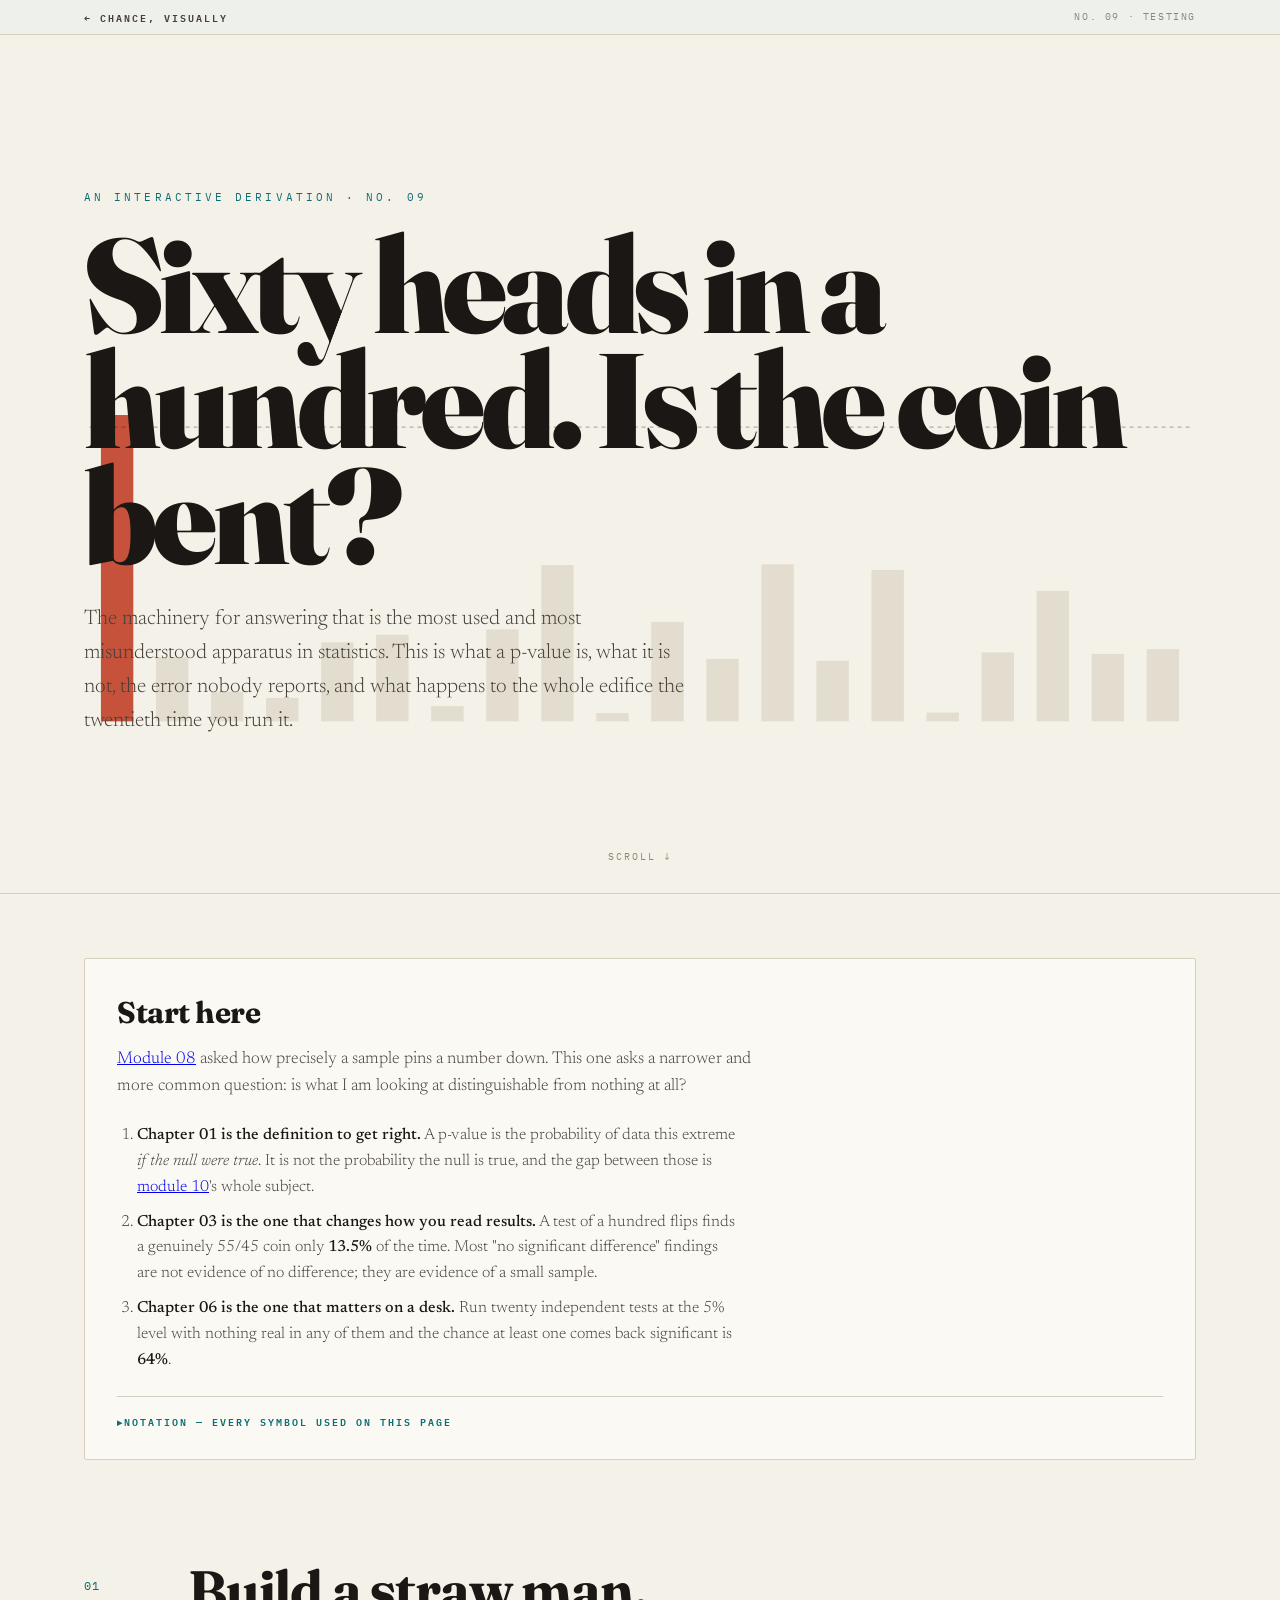
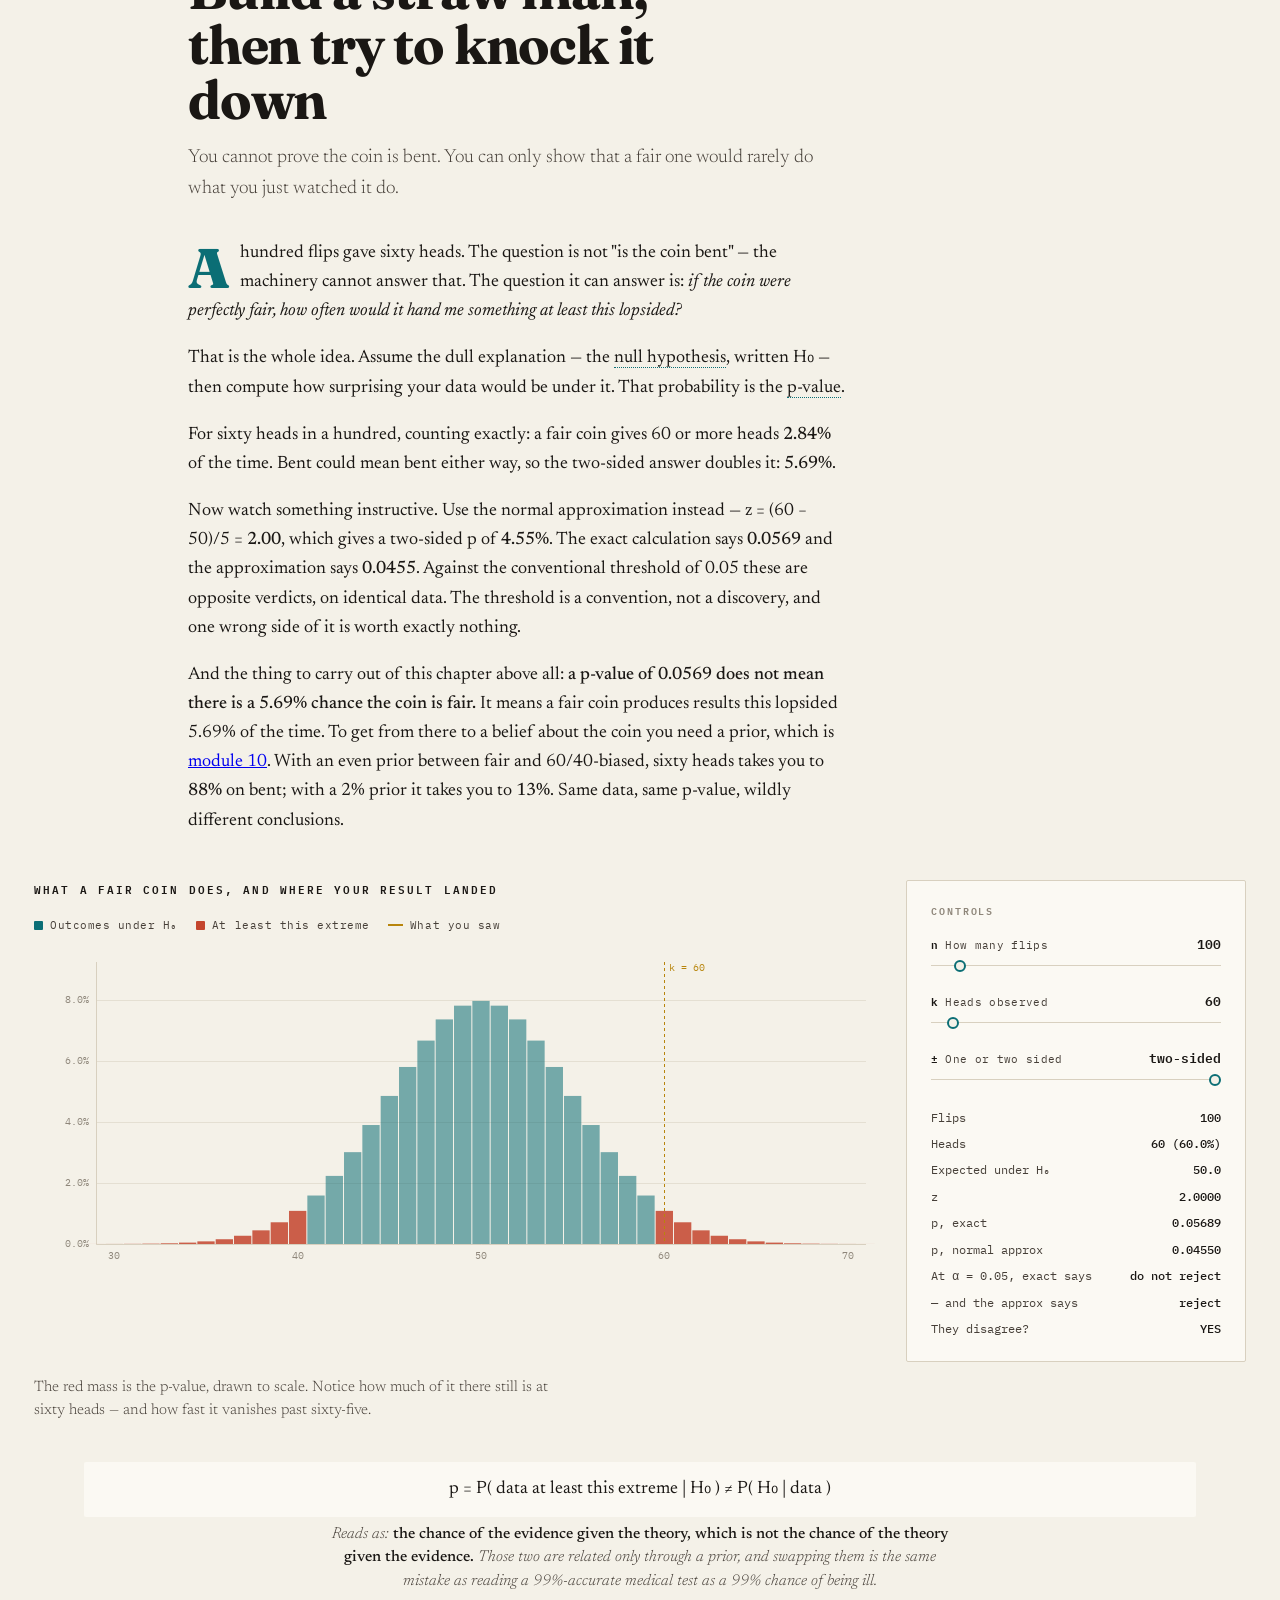
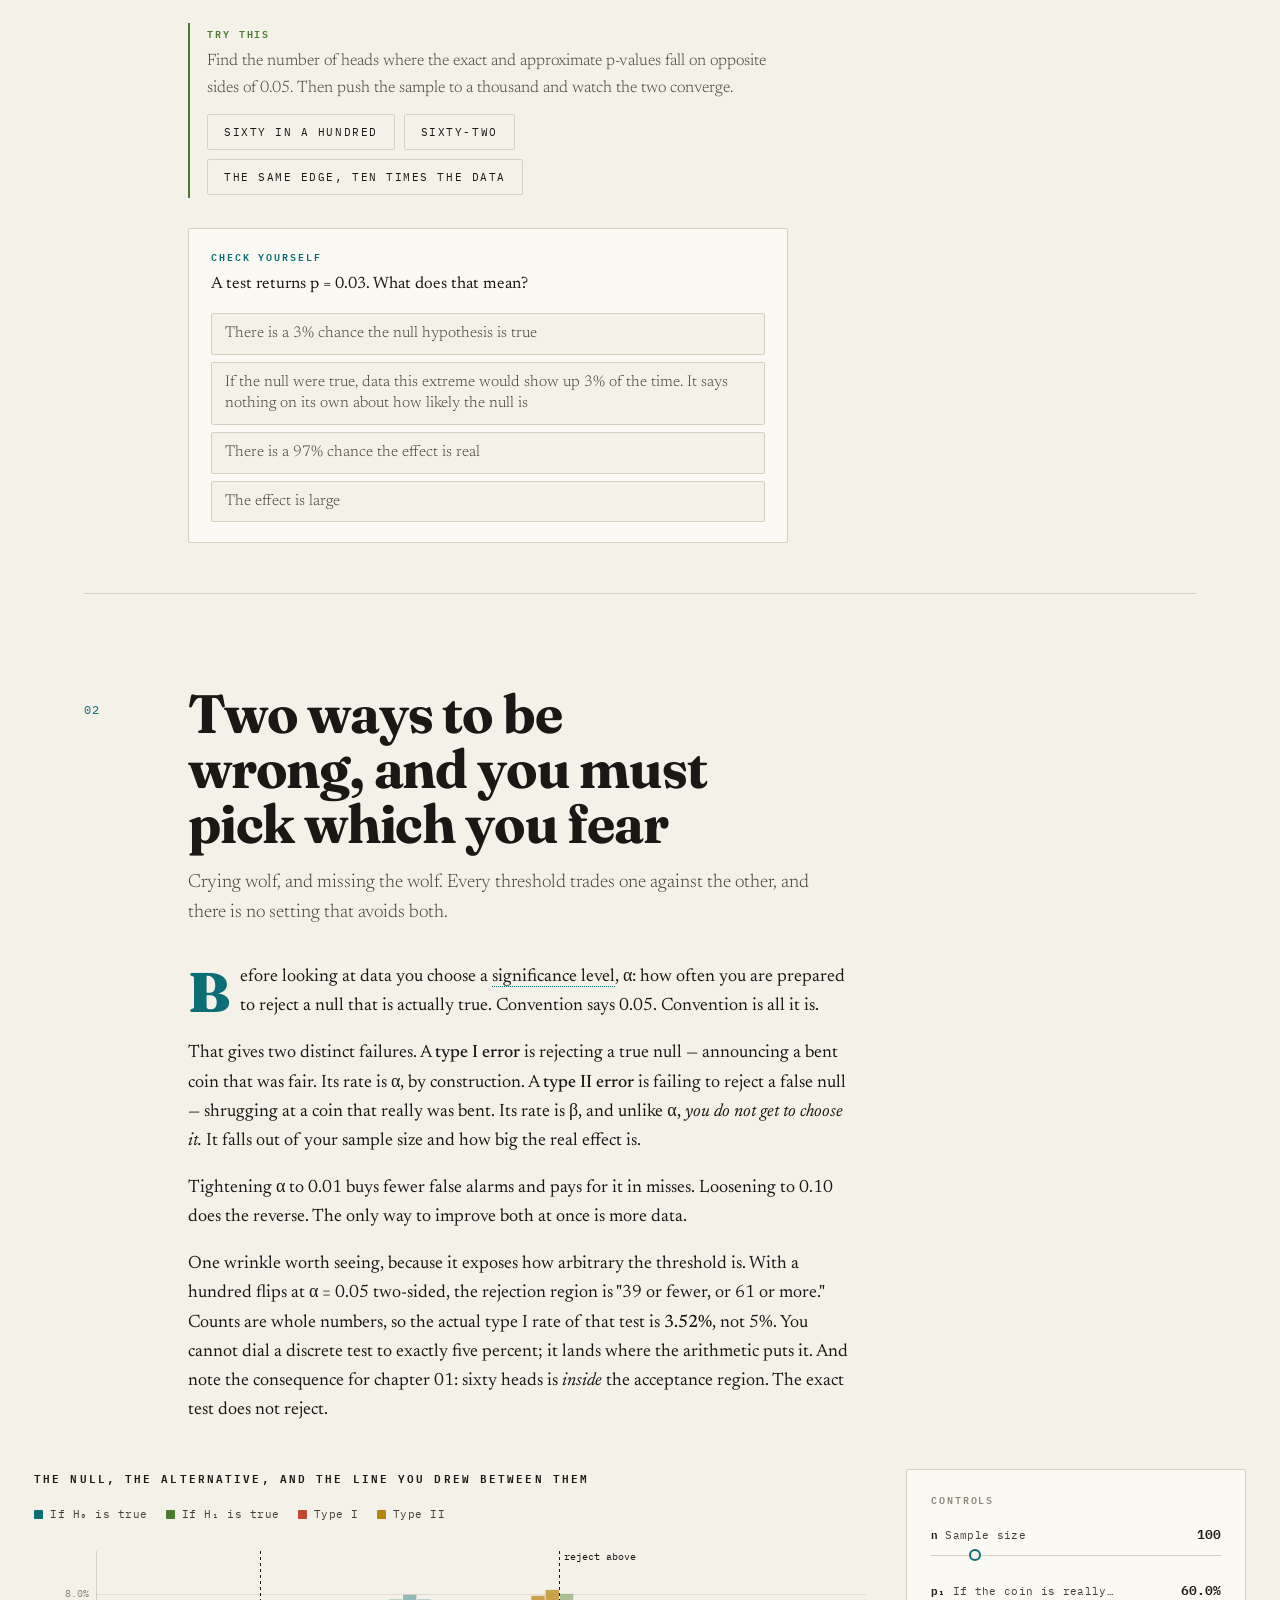
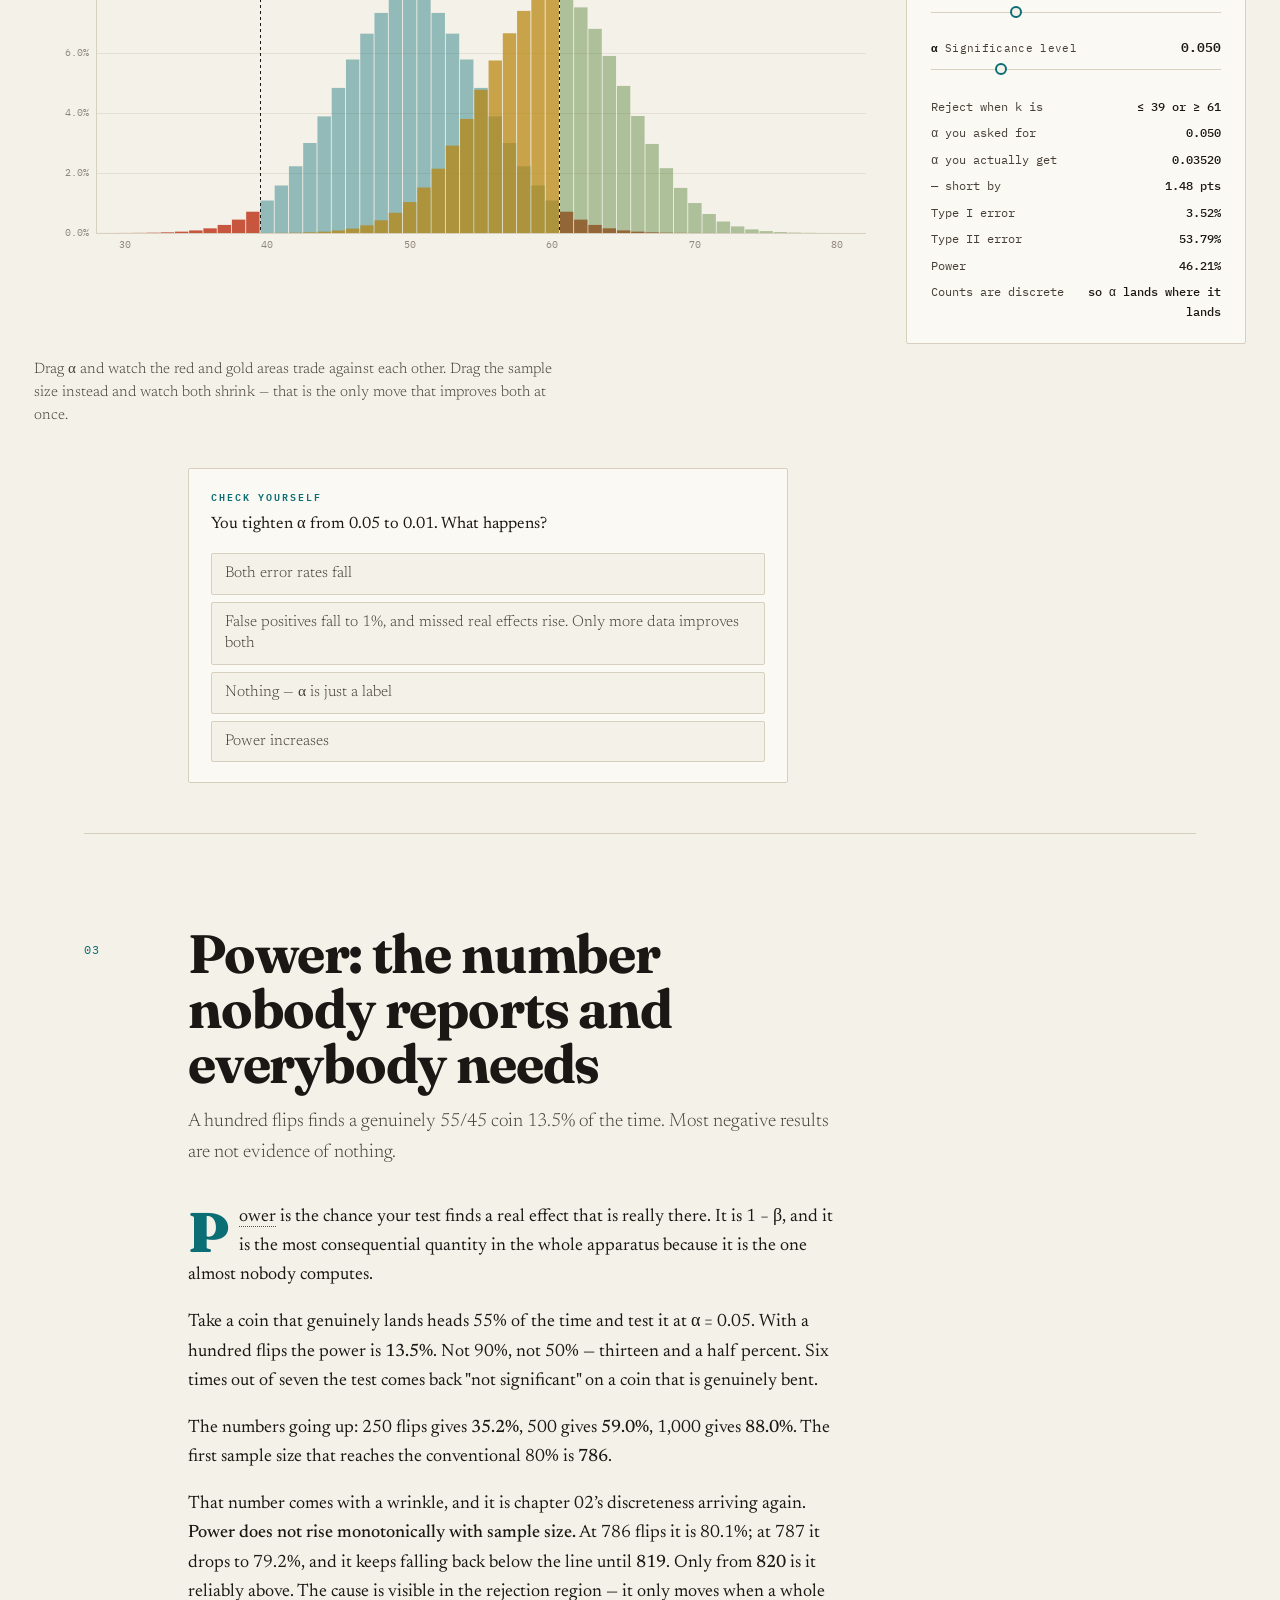
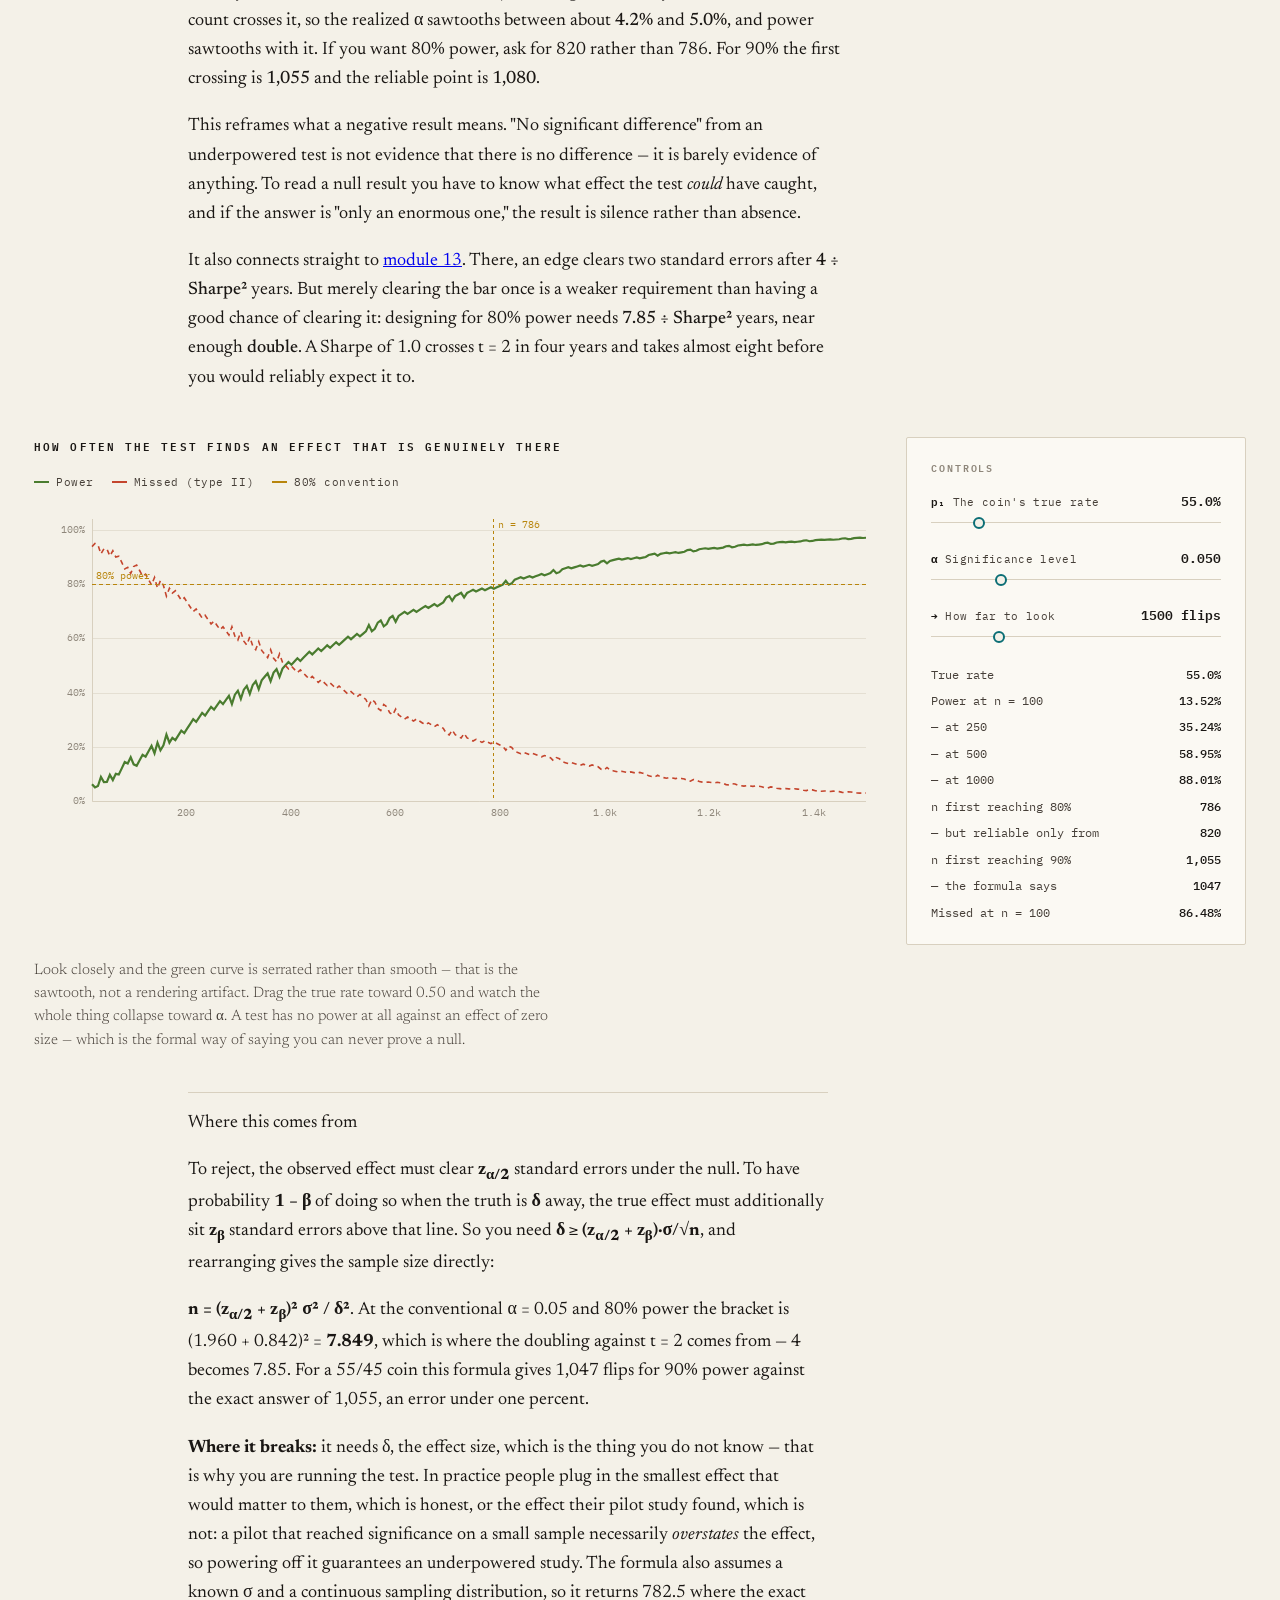
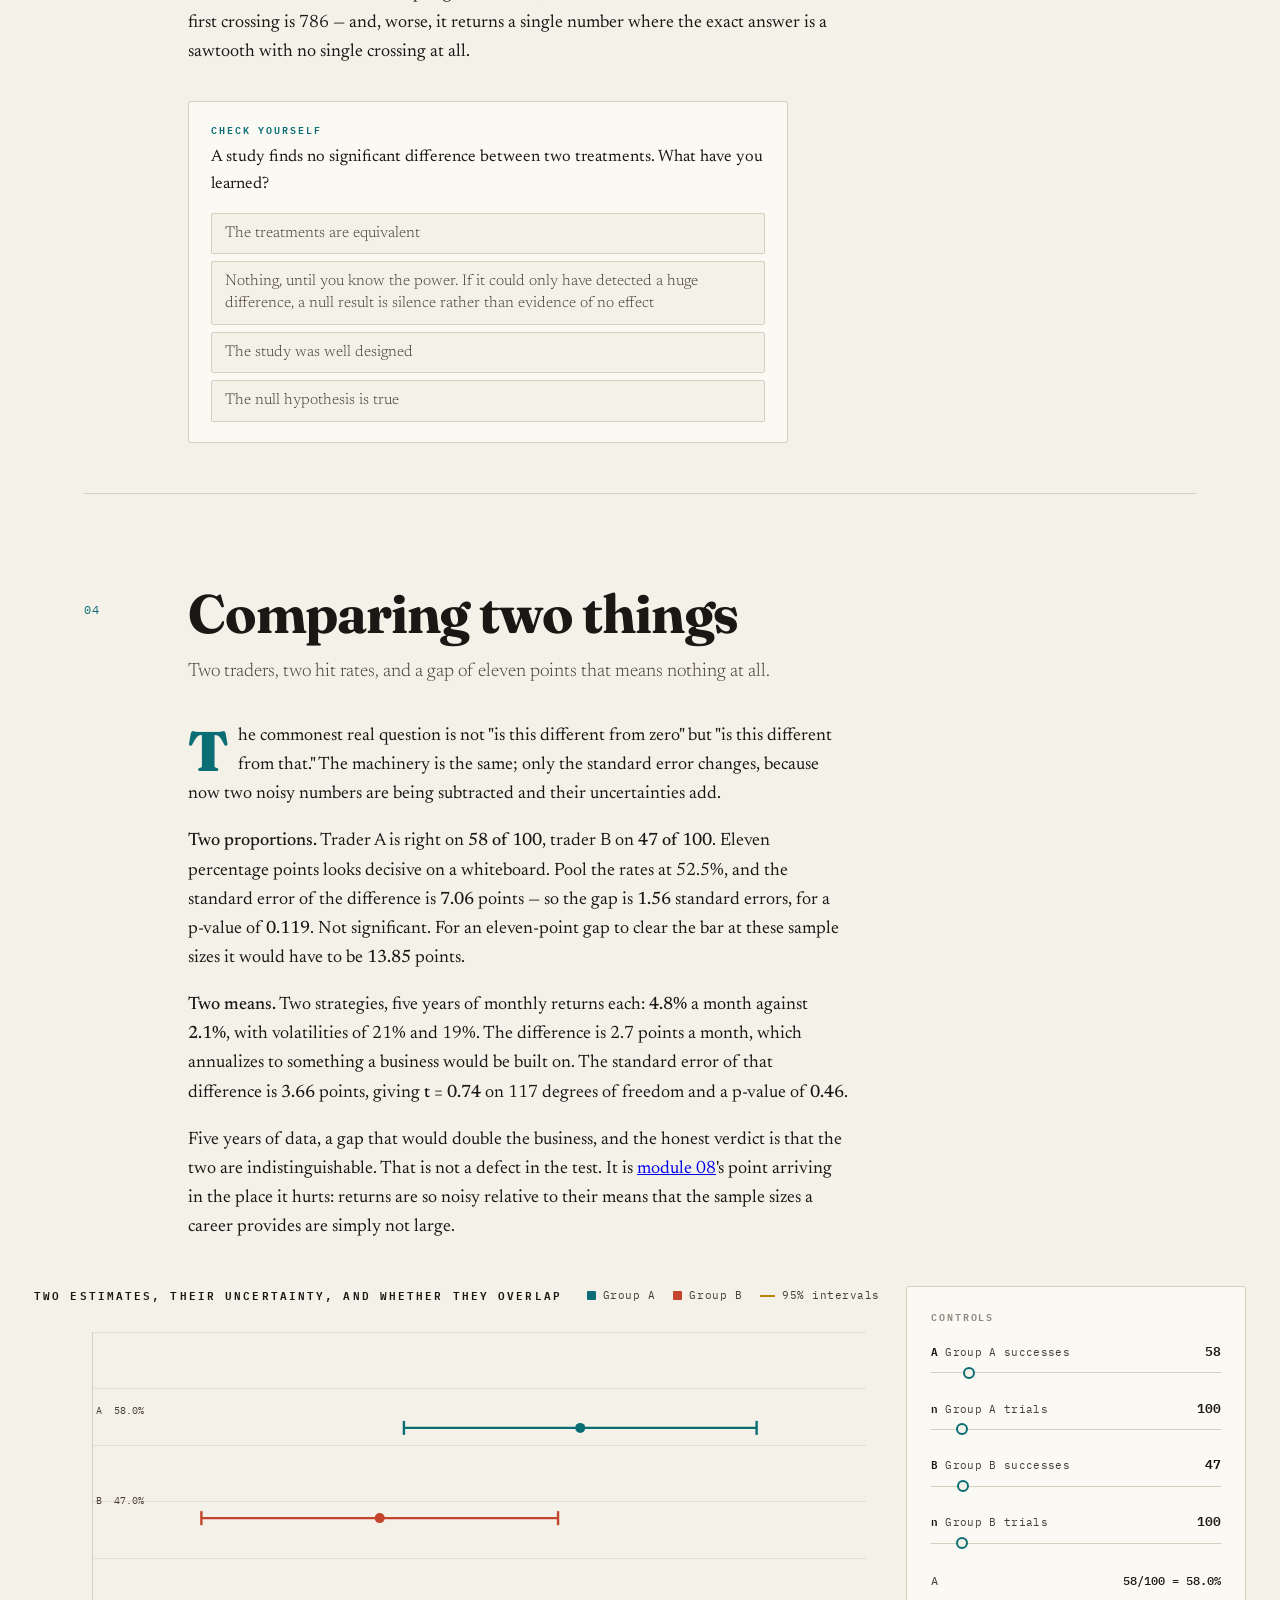
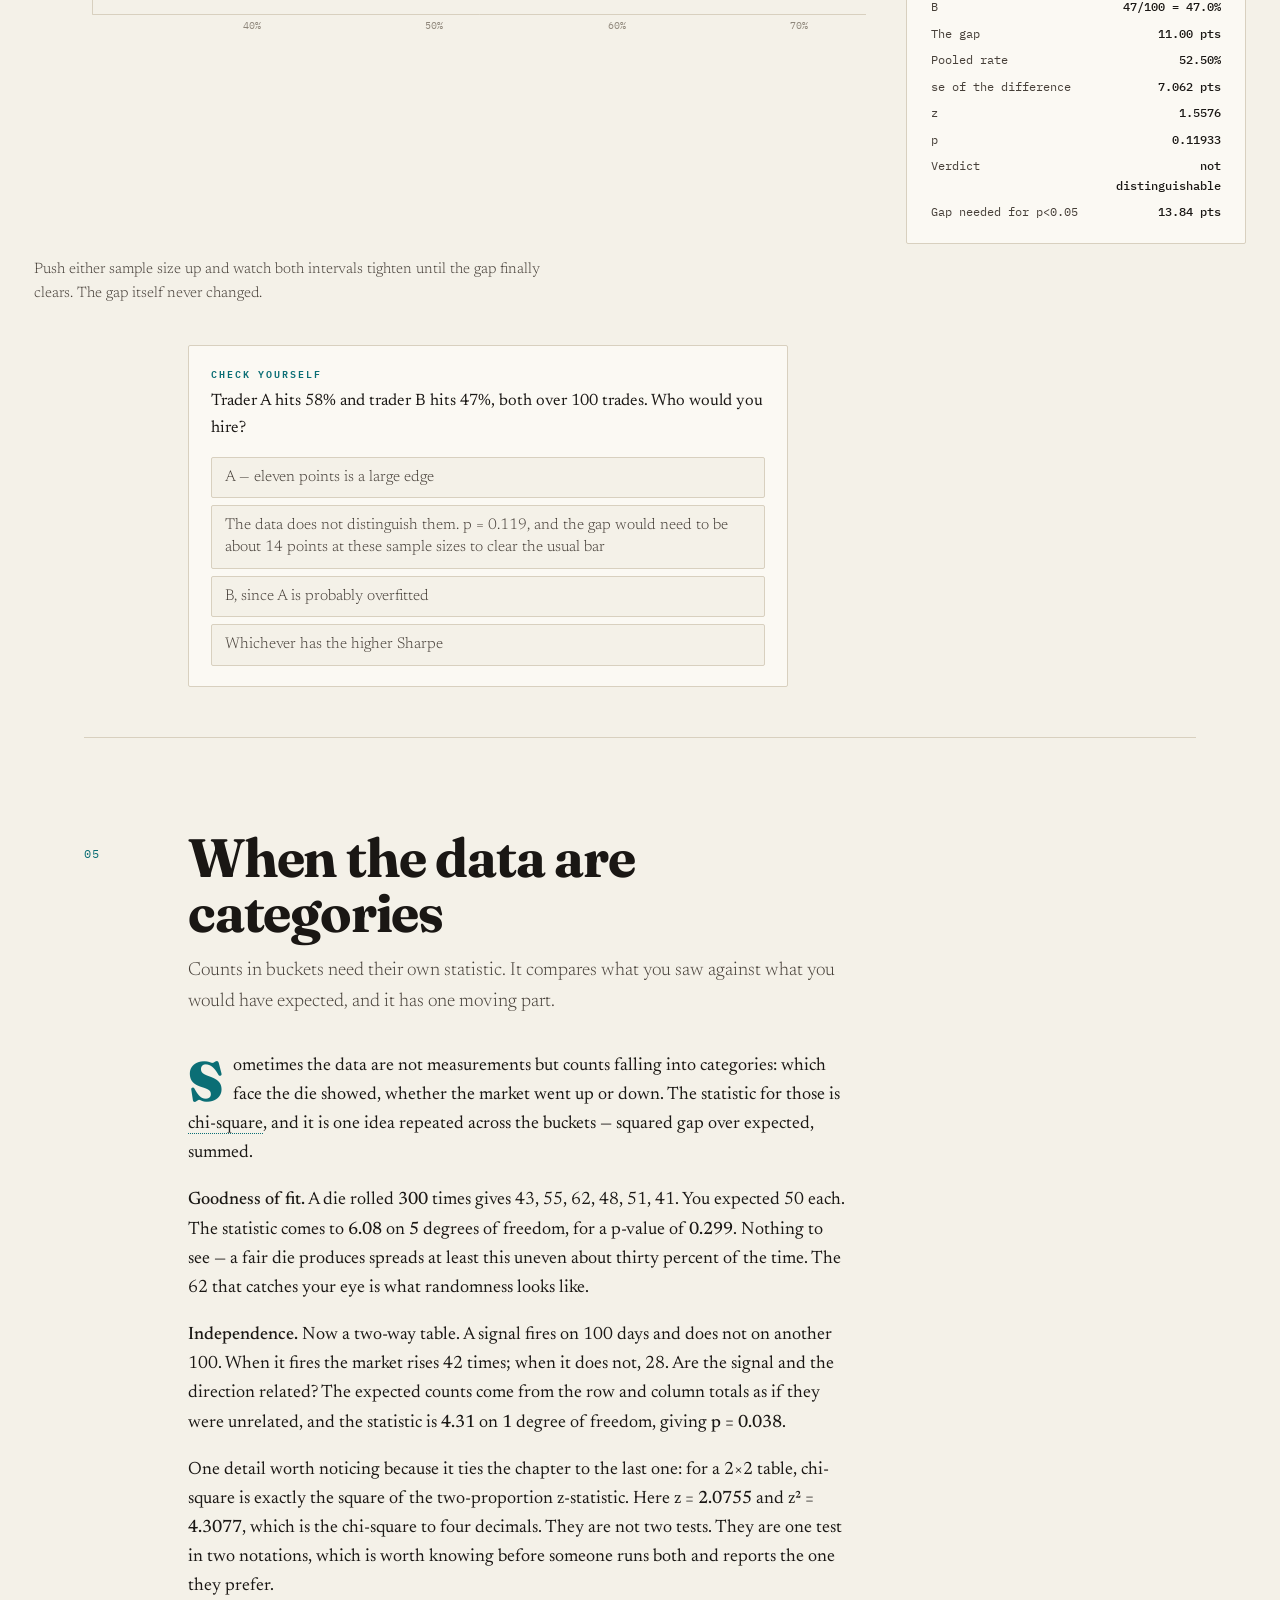
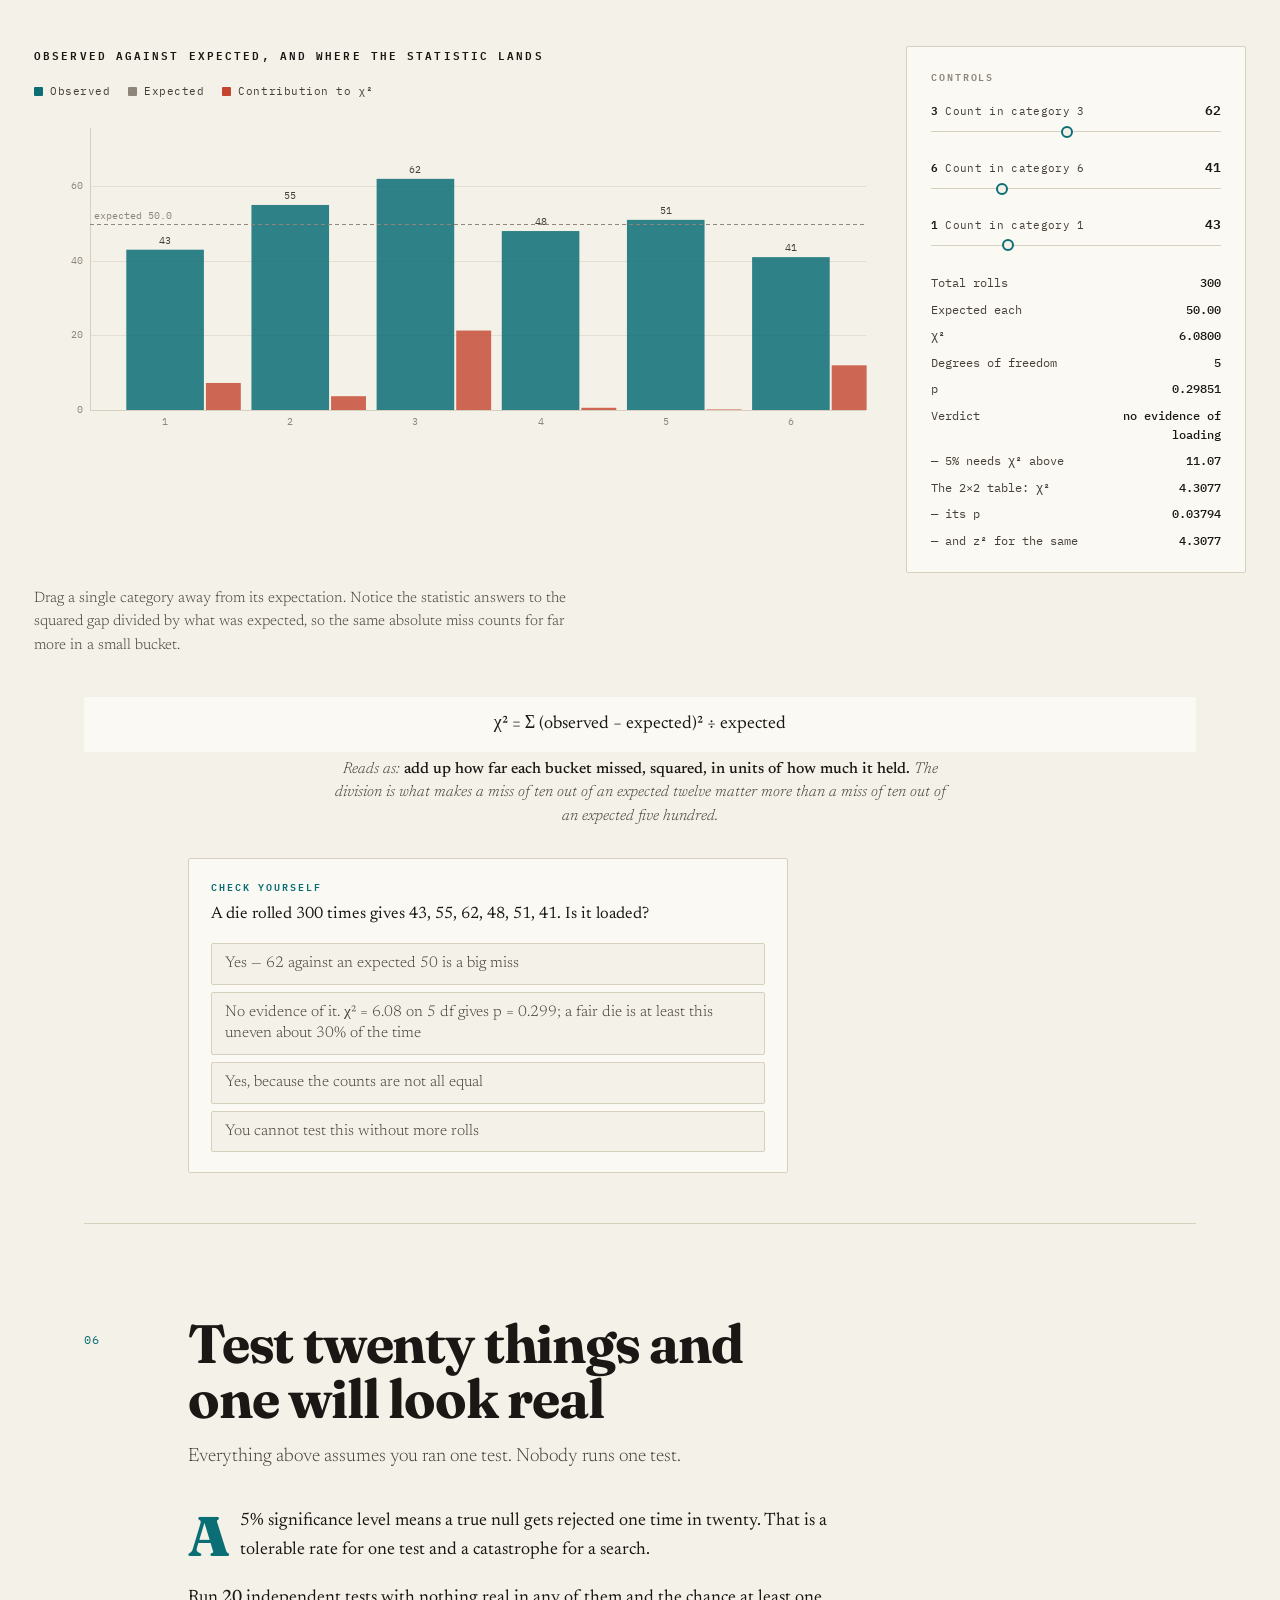
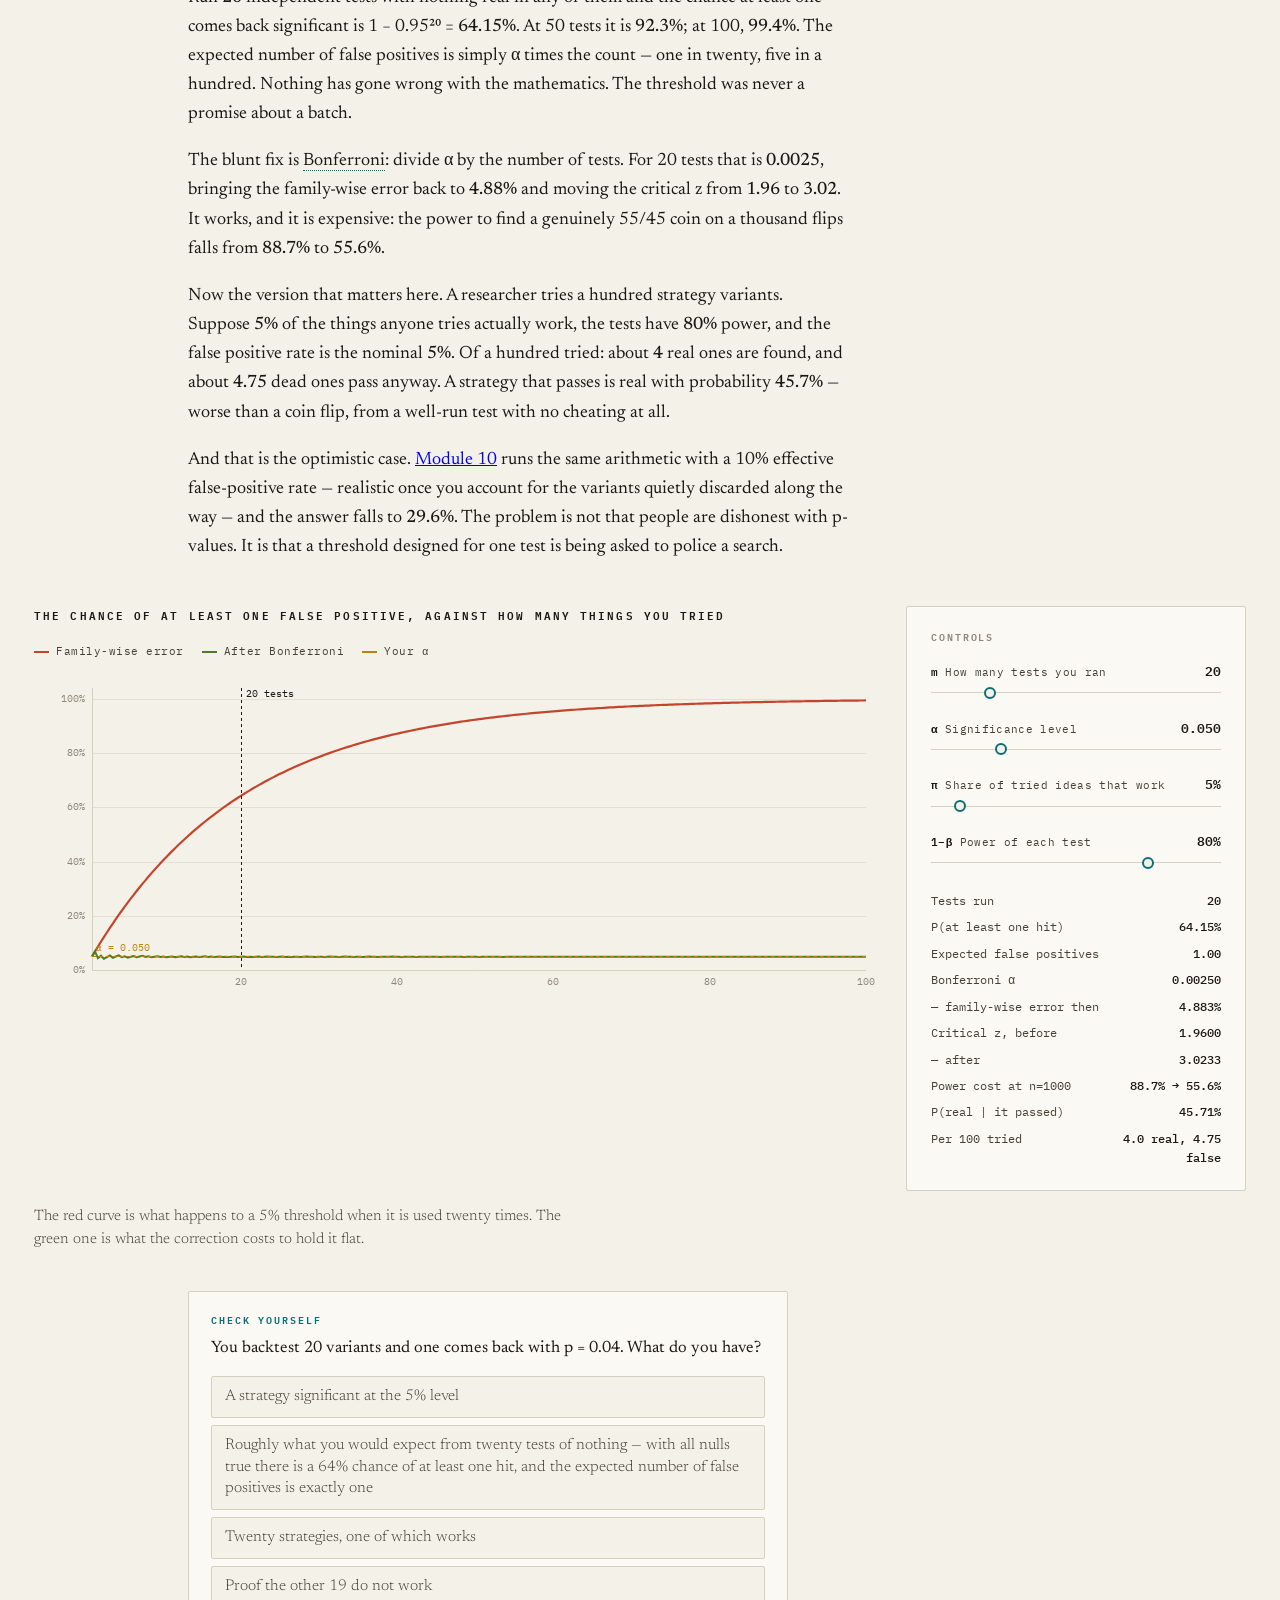
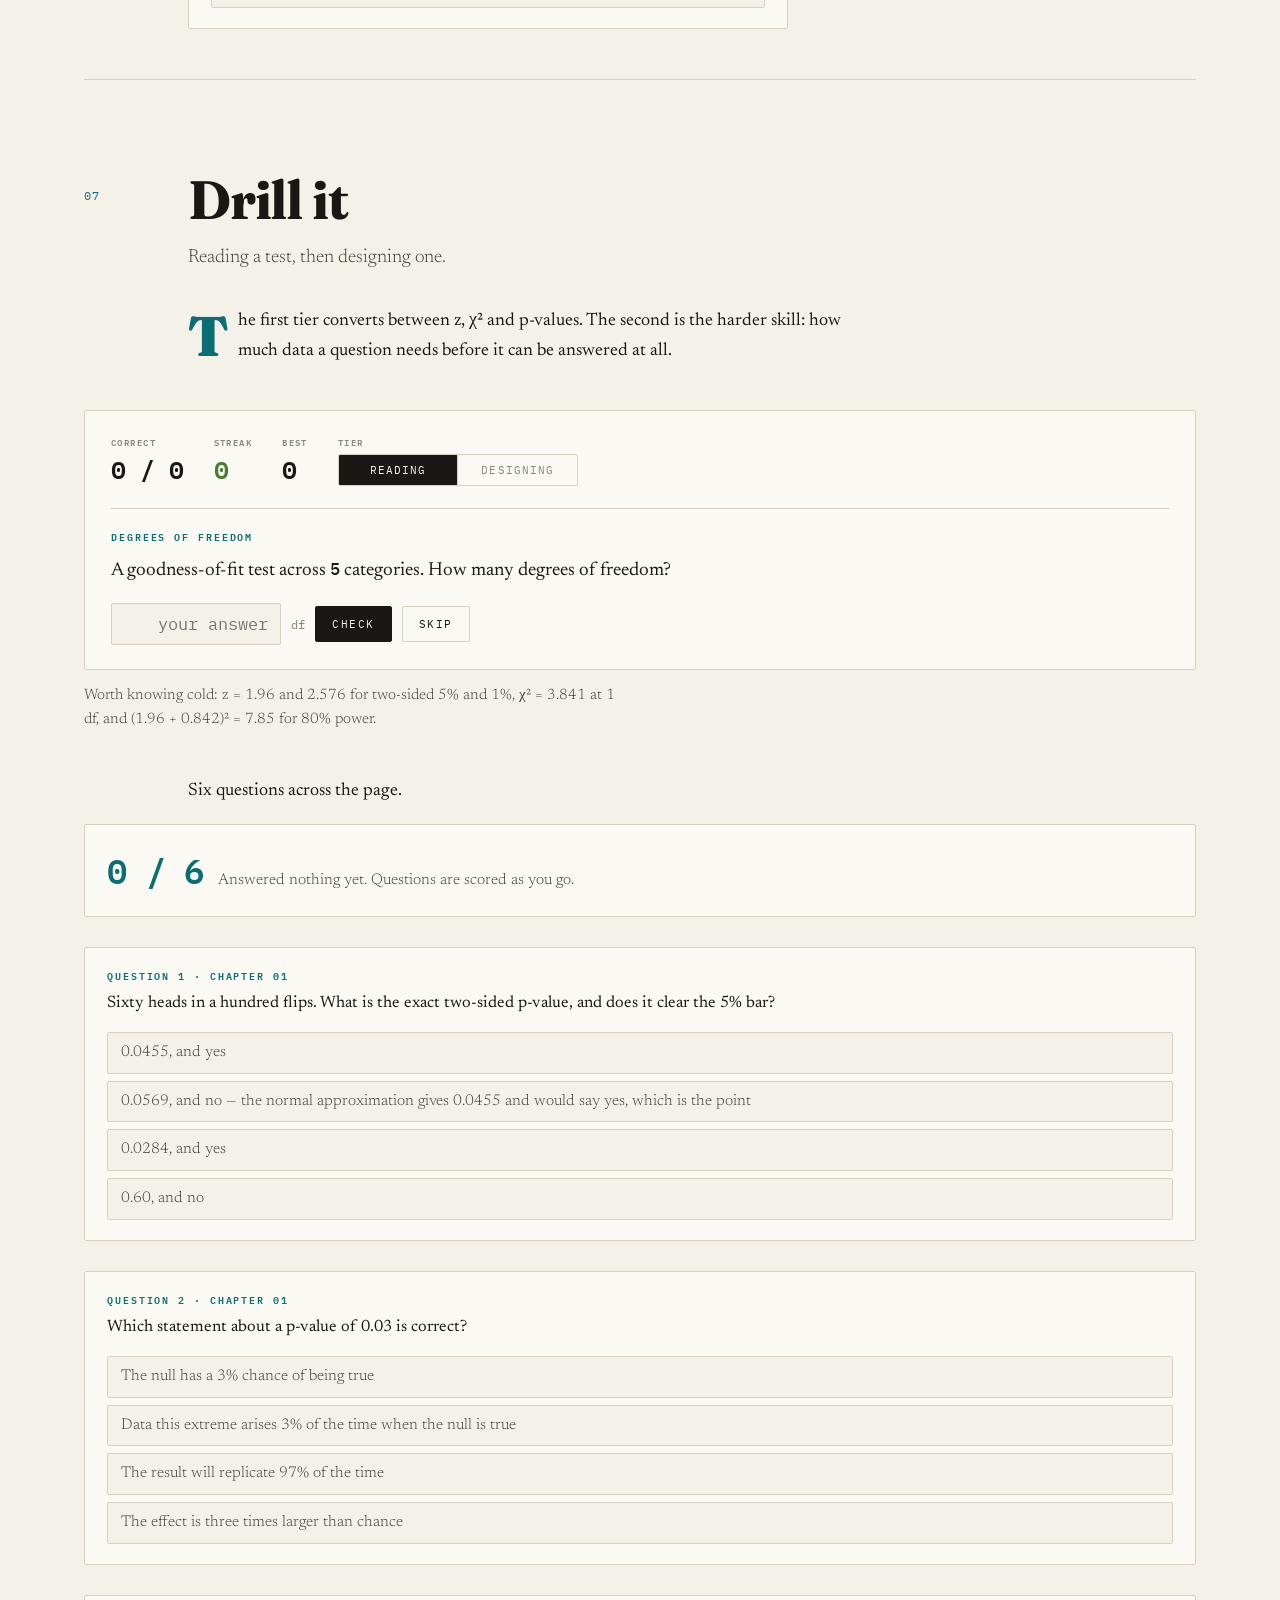
<file: docs/test.html>
<!DOCTYPE html>
<html lang="en">
<head>
<meta charset="utf-8">
<meta name="viewport" content="width=device-width, initial-scale=1, viewport-fit=cover">
<meta name="color-scheme" content="light">
<meta name="theme-color" content="#F4F1E8">
<title>Testing a Claim — Chance, visually</title>
<meta name="description" content="What a p-value is and what it is not. Why a hundred flips finds a genuinely biased coin only 13.5% of the time, why two traders eleven points apart are indistinguishable, and what happens to a 5% threshold the twentieth time you use it.">
<meta property="og:type" content="article">
<meta property="og:title" content="Testing a Claim — Chance, visually">
<meta property="og:description" content="What a p-value is and what it is not. Why a hundred flips finds a genuinely biased coin only 13.5% of the time, why two traders eleven points apart are indistinguishable, and what happens to a 5% threshold the twentieth time you use it.">
<link rel="icon" href="data:image/svg+xml,<svg xmlns='http://www.w3.org/2000/svg' viewBox='0 0 32 32'><rect width='32' height='32' fill='%23F4F1E8'/><rect x='5' y='19' width='4' height='7' fill='%230B6E75'/><rect x='11' y='12' width='4' height='14' fill='%230B6E75'/><rect x='17' y='7' width='4' height='19' fill='%230B6E75'/><rect x='23' y='16' width='4' height='10' fill='%230B6E75'/></svg>">
<link rel="preconnect" href="https://fonts.googleapis.com">
<link rel="preconnect" href="https://fonts.gstatic.com" crossorigin>
<link href="https://fonts.googleapis.com/css2?family=Fraunces:opsz,wght@9..144,400;9..144,700;9..144,900&family=Newsreader:ital,opsz,wght@0,6..72,300;0,6..72,400;0,6..72,500;1,6..72,400&family=IBM+Plex+Mono:wght@400;500;600&display=swap" rel="stylesheet">
<link rel="stylesheet" href="assets/lab.css">
<link rel="stylesheet" href="assets/mobile.css">
<link rel="manifest" href="manifest.webmanifest">
<link rel="apple-touch-icon" href="icons/apple-touch-icon.png">
<meta name="apple-mobile-web-app-capable" content="yes">
<meta name="apple-mobile-web-app-status-bar-style" content="default">
<meta name="apple-mobile-web-app-title" content="Chance">
<meta name="mobile-web-app-capable" content="yes">
</head>
<body>
<header class="serieshead">
  <div class="in">
    <a class="home" href="index.html">← Chance, visually</a>
    <span class="num">No. 09 · Testing</span>
  </div>
</header>

<div class="progress" id="prog"></div>
<nav class="chapnav" id="chapnav" aria-label="Chapters">
  <a href="#c1"><span>The straw man</span><i></i></a>
  <a href="#c2"><span>Two ways to be wrong</span><i></i></a>
  <a href="#c3"><span>Power</span><i></i></a>
  <a href="#c4"><span>Comparing two groups</span><i></i></a>
  <a href="#c5"><span>When data are categories</span><i></i></a>
  <a href="#c6"><span>Test twenty things</span><i></i></a>
  <a href="#c7"><span>Drills</span><i></i></a>
</nav>

<div class="hero">
  <canvas id="heroCv" aria-hidden="true"></canvas>
  <div class="heroInner">
    <div class="eyebrow">An interactive derivation · No. 09</div>
    <h1>Sixty heads in a hundred. Is the coin bent?</h1>
    <p class="sub">The machinery for answering that is the most used and most misunderstood apparatus in statistics. This is what a p-value is, what it is not, the error nobody reports, and what happens to the whole edifice the twentieth time you run it.</p>
  </div>
  <div class="scrollcue">Scroll ↓</div>
</div>

<main>

<div class="orient">
  <h2>Start here</h2>
  <p class="lede"><a href="sample.html">Module 08</a> asked how precisely a sample pins a number down. This one asks a narrower and more common question: is what I am looking at distinguishable from nothing at all?</p>
  <ol>
    <li><b>Chapter 01 is the definition to get right.</b> A p-value is the probability of data this extreme <em>if the null were true</em>. It is not the probability the null is true, and the gap between those is <a href="bayes.html">module 10</a>'s whole subject.</li>
    <li><b>Chapter 03 is the one that changes how you read results.</b> A test of a hundred flips finds a genuinely 55/45 coin only <b>13.5%</b> of the time. Most "no significant difference" findings are not evidence of no difference; they are evidence of a small sample.</li>
    <li><b>Chapter 06 is the one that matters on a desk.</b> Run twenty independent tests at the 5% level with nothing real in any of them and the chance at least one comes back significant is <b>64%</b>.</li>
  </ol>
  <details class="drop">
    <summary>Notation — every symbol used on this page</summary>
    <table class="ntab">
      <tr><td>H₀</td><td>The null hypothesis. The dull explanation you are trying to rule out — the coin is fair, the strategy has no edge.</td></tr>
      <tr><td>H₁</td><td>The alternative. What you would believe instead.</td></tr>
      <tr><td>p-value</td><td>P(data at least this extreme | H₀). A statement about the data given the null, never about the null given the data.</td></tr>
      <tr><td>α</td><td>The significance level — how often you are willing to reject a true null. A decision made before looking.</td></tr>
      <tr><td>β</td><td>The chance of missing a real effect. Power is 1 − β.</td></tr>
      <tr><td>Type I / Type II</td><td>Crying wolf, and missing the wolf.</td></tr>
      <tr><td>Effect size</td><td>How big the thing you are looking for actually is. Nothing works without it.</td></tr>
      <tr><td>χ²</td><td>The statistic for counts in categories: summed squared gaps between observed and expected, each scaled by expected.</td></tr>
      <tr><td>Family-wise error</td><td>The chance of at least one false positive across a whole batch of tests.</td></tr>
    </table>
  </details>
</div>

<!-- ══════════ 01 ══════════ -->
<section class="chapter" id="c1">
  <div class="chead">
    <div class="cnum">01</div>
    <h2>Build a straw man, then try to knock it down</h2>
    <p class="dek">You cannot prove the coin is bent. You can only show that a fair one would rarely do what you just watched it do.</p>
  </div>

  <div class="prose">
    <p class="lead">A hundred flips gave sixty heads. The question is not "is the coin bent" — the machinery cannot answer that. The question it can answer is: <em>if the coin were perfectly fair, how often would it hand me something at least this lopsided?</em></p>
    <p>That is the whole idea. Assume the dull explanation — the <span class="term" data-t="Null hypothesis" data-def="The deliberately boring explanation a test tries to rule out: the coin is fair, the drug does nothing, the strategy has no edge. It is set up in order to be knocked down, and a test never proves it true.">null hypothesis</span>, written H₀ — then compute how surprising your data would be under it. That probability is the <span class="term" data-t="p-value" data-def="The probability of observing data at least as extreme as yours, assuming the null hypothesis is true. It is a statement about data given a hypothesis. It is not the probability that the hypothesis is true, and reading it that way is the single most common error in applied statistics.">p-value</span>.</p>
    <p>For sixty heads in a hundred, counting exactly: a fair coin gives 60 or more heads <b>2.84%</b> of the time. Bent could mean bent either way, so the two-sided answer doubles it: <b>5.69%</b>.</p>
    <p>Now watch something instructive. Use the normal approximation instead — z = (60 − 50)/5 = <b>2.00</b>, which gives a two-sided p of <b>4.55%</b>. The exact calculation says <b>0.0569</b> and the approximation says <b>0.0455</b>. Against the conventional threshold of 0.05 these are opposite verdicts, on identical data. The threshold is a convention, not a discovery, and one wrong side of it is worth exactly nothing.</p>
    <p>And the thing to carry out of this chapter above all: <b>a p-value of 0.0569 does not mean there is a 5.69% chance the coin is fair.</b> It means a fair coin produces results this lopsided 5.69% of the time. To get from there to a belief about the coin you need a prior, which is <a href="bayes.html">module 10</a>. With an even prior between fair and 60/40-biased, sixty heads takes you to <b>88%</b> on bent; with a 2% prior it takes you to <b>13%</b>. Same data, same p-value, wildly different conclusions.</p>
  </div>

  <figure class="bleed">
    <div class="split wide">
      <div>
        <div class="figtop">
          <h3>What a fair coin does, and where your result landed</h3>
          <span class="legend" style="margin:0">
            <span><i class="sw" style="background:var(--blue)"></i>Outcomes under H₀</span>
            <span><i class="sw" style="background:var(--verm)"></i>At least this extreme</span>
            <span><i class="swl" style="background:var(--ochre)"></i>What you saw</span>
          </span>
        </div>
        <canvas id="cv1" height="310"></canvas>
      </div>
      <div class="rail panel">
        <h4>Controls</h4>
        <div id="ctl1"></div>
        <div class="kv" style="margin-top:20px" id="kv1"></div>
      </div>
    </div>
    <figcaption>The red mass is the p-value, drawn to scale. Notice how much of it there still is at sixty heads — and how fast it vanishes past sixty-five.</figcaption>
  </figure>

  <div class="mline">p = P( data at least this extreme | H₀ )    ≠    P( H₀ | data )</div>
  <p class="mread">Reads as: <b>the chance of the evidence given the theory, which is not the chance of the theory given the evidence.</b> Those two are related only through a prior, and swapping them is the same mistake as reading a 99%-accurate medical test as a 99% chance of being ill.</p>

  <div class="try">
    <span class="lab">Try this</span>
    <p>Find the number of heads where the exact and approximate p-values fall on opposite sides of 0.05. Then push the sample to a thousand and watch the two converge.</p>
    <div class="btnrow">
      <button class="act ghost" data-preset="c1" data-patch='{"n":100,"k":60}' data-focus="cv1">Sixty in a hundred</button>
      <button class="act ghost" data-preset="c1" data-patch='{"n":100,"k":62}' data-focus="cv1">Sixty-two</button>
      <button class="act ghost" data-preset="c1" data-patch='{"n":1000,"k":540}' data-focus="cv1">The same edge, ten times the data</button>
    </div>
  </div>

  <div class="check">
    <span class="lab">Check yourself</span>
    <p class="q">A test returns p = 0.03. What does that mean?</p>
    <div class="opts">
      <button>There is a 3% chance the null hypothesis is true</button>
      <button data-ok="1">If the null were true, data this extreme would show up 3% of the time. It says nothing on its own about how likely the null is</button>
      <button>There is a 97% chance the effect is real</button>
      <button>The effect is large</button>
    </div>
    <div class="ans"><b>It is a statement about the data, conditional on the null.</b> The first and third options swap the conditional — the error <a href="bayes.html">module 10</a> exists to fix. The fourth confuses significance with size: with enough data a trivially small effect returns a tiny p-value, which is why an effect size always has to be reported next to one.</div>
  </div>
</section>

<!-- ══════════ 02 ══════════ -->
<section class="chapter" id="c2">
  <div class="chead">
    <div class="cnum">02</div>
    <h2>Two ways to be wrong, and you must pick which you fear</h2>
    <p class="dek">Crying wolf, and missing the wolf. Every threshold trades one against the other, and there is no setting that avoids both.</p>
  </div>

  <div class="prose">
    <p class="lead">Before looking at data you choose a <span class="term" data-t="Significance level (α)" data-def="The probability of rejecting a true null hypothesis that you are willing to accept, chosen before the data are seen. Conventionally 0.05, which is a convention and nothing more — it has no mathematical standing.">significance level</span>, α: how often you are prepared to reject a null that is actually true. Convention says 0.05. Convention is all it is.</p>
    <p>That gives two distinct failures. A <b>type I error</b> is rejecting a true null — announcing a bent coin that was fair. Its rate is α, by construction. A <b>type II error</b> is failing to reject a false null — shrugging at a coin that really was bent. Its rate is β, and unlike α, <em>you do not get to choose it.</em> It falls out of your sample size and how big the real effect is.</p>
    <p>Tightening α to 0.01 buys fewer false alarms and pays for it in misses. Loosening to 0.10 does the reverse. The only way to improve both at once is more data.</p>
    <p>One wrinkle worth seeing, because it exposes how arbitrary the threshold is. With a hundred flips at α = 0.05 two-sided, the rejection region is "39 or fewer, or 61 or more." Counts are whole numbers, so the actual type I rate of that test is <b>3.52%</b>, not 5%. You cannot dial a discrete test to exactly five percent; it lands where the arithmetic puts it. And note the consequence for chapter 01: sixty heads is <em>inside</em> the acceptance region. The exact test does not reject.</p>
  </div>

  <figure class="bleed">
    <div class="split wide">
      <div>
        <div class="figtop">
          <h3>The null, the alternative, and the line you drew between them</h3>
          <span class="legend" style="margin:0">
            <span><i class="sw" style="background:var(--blue)"></i>If H₀ is true</span>
            <span><i class="sw" style="background:var(--moss)"></i>If H₁ is true</span>
            <span><i class="sw" style="background:var(--verm)"></i>Type I</span>
            <span><i class="sw" style="background:var(--ochre)"></i>Type II</span>
          </span>
        </div>
        <canvas id="cv2" height="310"></canvas>
      </div>
      <div class="rail panel">
        <h4>Controls</h4>
        <div id="ctl2"></div>
        <div class="kv" style="margin-top:20px" id="kv2"></div>
      </div>
    </div>
    <figcaption>Drag α and watch the red and gold areas trade against each other. Drag the sample size instead and watch both shrink — that is the only move that improves both at once.</figcaption>
  </figure>

  <div class="check">
    <span class="lab">Check yourself</span>
    <p class="q">You tighten α from 0.05 to 0.01. What happens?</p>
    <div class="opts">
      <button>Both error rates fall</button>
      <button data-ok="1">False positives fall to 1%, and missed real effects rise. Only more data improves both</button>
      <button>Nothing — α is just a label</button>
      <button>Power increases</button>
    </div>
    <div class="ans"><b>You bought fewer false alarms with more misses.</b> The two errors sit on opposite ends of one lever, and the only thing that moves both the right way is sample size. This is why "we used a stricter threshold" is not automatically a more careful analysis — on a small sample it mostly means finding nothing.</div>
  </div>
</section>

<!-- ══════════ 03 ══════════ -->
<section class="chapter" id="c3">
  <div class="chead">
    <div class="cnum">03</div>
    <h2>Power: the number nobody reports and everybody needs</h2>
    <p class="dek">A hundred flips finds a genuinely 55/45 coin 13.5% of the time. Most negative results are not evidence of nothing.</p>
  </div>

  <div class="prose">
    <p class="lead"><span class="term" data-t="Power" data-def="The probability that a test rejects the null when the alternative is actually true — one minus the type II error rate. It depends on the sample size, the significance level and the true effect size, and a test with low power is nearly incapable of finding what it is looking for.">Power</span> is the chance your test finds a real effect that is really there. It is 1 − β, and it is the most consequential quantity in the whole apparatus because it is the one almost nobody computes.</p>
    <p>Take a coin that genuinely lands heads 55% of the time and test it at α = 0.05. With a hundred flips the power is <b>13.5%</b>. Not 90%, not 50% — thirteen and a half percent. Six times out of seven the test comes back "not significant" on a coin that is genuinely bent.</p>
    <p>The numbers going up: 250 flips gives <b>35.2%</b>, 500 gives <b>59.0%</b>, 1,000 gives <b>88.0%</b>. The first sample size that reaches the conventional 80% is <b>786</b>.</p>
    <p>That number comes with a wrinkle, and it is chapter 02’s discreteness arriving again. <b>Power does not rise monotonically with sample size.</b> At 786 flips it is 80.1%; at 787 it drops to 79.2%, and it keeps falling back below the line until <b>819</b>. Only from <b>820</b> is it reliably above. The cause is visible in the rejection region — it only moves when a whole count crosses it, so the realized α sawtooths between about <b>4.2%</b> and <b>5.0%</b>, and power sawtooths with it. If you want 80% power, ask for 820 rather than 786. For 90% the first crossing is <b>1,055</b> and the reliable point is <b>1,080</b>.</p>
    <p>This reframes what a negative result means. "No significant difference" from an underpowered test is not evidence that there is no difference — it is barely evidence of anything. To read a null result you have to know what effect the test <em>could</em> have caught, and if the answer is "only an enormous one," the result is silence rather than absence.</p>
    <p>It also connects straight to <a href="bet.html">module 13</a>. There, an edge clears two standard errors after <b>4 ÷ Sharpe²</b> years. But merely clearing the bar once is a weaker requirement than having a good chance of clearing it: designing for 80% power needs <b>7.85 ÷ Sharpe²</b> years, near enough <b>double</b>. A Sharpe of 1.0 crosses t = 2 in four years and takes almost eight before you would reliably expect it to.</p>
  </div>

  <figure class="bleed">
    <div class="split wide">
      <div>
        <div class="figtop">
          <h3>How often the test finds an effect that is genuinely there</h3>
          <span class="legend" style="margin:0">
            <span><i class="swl" style="background:var(--moss)"></i>Power</span>
            <span><i class="swl" style="background:var(--verm)"></i>Missed (type II)</span>
            <span><i class="swl" style="background:var(--ochre)"></i>80% convention</span>
          </span>
        </div>
        <canvas id="cv3" height="310"></canvas>
      </div>
      <div class="rail panel">
        <h4>Controls</h4>
        <div id="ctl3"></div>
        <div class="kv" style="margin-top:20px" id="kv3"></div>
      </div>
    </div>
    <figcaption>Look closely and the green curve is serrated rather than smooth — that is the sawtooth, not a rendering artifact. Drag the true rate toward 0.50 and watch the whole thing collapse toward α. A test has no power at all against an effect of zero size — which is the formal way of saying you can never prove a null.</figcaption>
  </figure>

  <div class="derive">
    <span class="lab">Where this comes from</span>
    <p>To reject, the observed effect must clear <b>z<sub>α/2</sub></b> standard errors under the null. To have probability <b>1 − β</b> of doing so when the truth is <b>δ</b> away, the true effect must additionally sit <b>z<sub>β</sub></b> standard errors above that line. So you need <b>δ ≥ (z<sub>α/2</sub> + z<sub>β</sub>)·σ/√n</b>, and rearranging gives the sample size directly:</p>
    <p><b>n = (z<sub>α/2</sub> + z<sub>β</sub>)² σ² / δ²</b>. At the conventional α = 0.05 and 80% power the bracket is (1.960 + 0.842)² = <b>7.849</b>, which is where the doubling against t = 2 comes from — 4 becomes 7.85. For a 55/45 coin this formula gives 1,047 flips for 90% power against the exact answer of 1,055, an error under one percent.</p>
    <p><b>Where it breaks:</b> it needs δ, the effect size, which is the thing you do not know — that is why you are running the test. In practice people plug in the smallest effect that would matter to them, which is honest, or the effect their pilot study found, which is not: a pilot that reached significance on a small sample necessarily <em>overstates</em> the effect, so powering off it guarantees an underpowered study. The formula also assumes a known σ and a continuous sampling distribution, so it returns 782.5 where the exact first crossing is 786 — and, worse, it returns a single number where the exact answer is a sawtooth with no single crossing at all.</p>
  </div>

  <div class="check">
    <span class="lab">Check yourself</span>
    <p class="q">A study finds no significant difference between two treatments. What have you learned?</p>
    <div class="opts">
      <button>The treatments are equivalent</button>
      <button data-ok="1">Nothing, until you know the power. If it could only have detected a huge difference, a null result is silence rather than evidence of no effect</button>
      <button>The study was well designed</button>
      <button>The null hypothesis is true</button>
    </div>
    <div class="ans"><b>You cannot read a negative result without its power.</b> A test of a genuinely 55/45 coin at n = 100 returns "not significant" 86.5% of the time. Reporting that as "the coin is fair" inverts the finding completely, and this is exactly how a literature fills with confident null results that are nothing but small samples.</div>
  </div>
</section>

<!-- ══════════ 04 ══════════ -->
<section class="chapter" id="c4">
  <div class="chead">
    <div class="cnum">04</div>
    <h2>Comparing two things</h2>
    <p class="dek">Two traders, two hit rates, and a gap of eleven points that means nothing at all.</p>
  </div>

  <div class="prose">
    <p class="lead">The commonest real question is not "is this different from zero" but "is this different from that." The machinery is the same; only the standard error changes, because now two noisy numbers are being subtracted and their uncertainties add.</p>
    <p><b>Two proportions.</b> Trader A is right on <b>58 of 100</b>, trader B on <b>47 of 100</b>. Eleven percentage points looks decisive on a whiteboard. Pool the rates at 52.5%, and the standard error of the difference is <b>7.06</b> points — so the gap is <b>1.56</b> standard errors, for a p-value of <b>0.119</b>. Not significant. For an eleven-point gap to clear the bar at these sample sizes it would have to be <b>13.85</b> points.</p>
    <p><b>Two means.</b> Two strategies, five years of monthly returns each: <b>4.8%</b> a month against <b>2.1%</b>, with volatilities of 21% and 19%. The difference is 2.7 points a month, which annualizes to something a business would be built on. The standard error of that difference is <b>3.66</b> points, giving <b>t = 0.74</b> on 117 degrees of freedom and a p-value of <b>0.46</b>.</p>
    <p>Five years of data, a gap that would double the business, and the honest verdict is that the two are indistinguishable. That is not a defect in the test. It is <a href="sample.html">module 08</a>'s point arriving in the place it hurts: returns are so noisy relative to their means that the sample sizes a career provides are simply not large.</p>
  </div>

  <figure class="bleed">
    <div class="split wide">
      <div>
        <div class="figtop">
          <h3>Two estimates, their uncertainty, and whether they overlap</h3>
          <span class="legend" style="margin:0">
            <span><i class="sw" style="background:var(--blue)"></i>Group A</span>
            <span><i class="sw" style="background:var(--verm)"></i>Group B</span>
            <span><i class="swl" style="background:var(--ochre)"></i>95% intervals</span>
          </span>
        </div>
        <canvas id="cv4" height="310"></canvas>
      </div>
      <div class="rail panel">
        <h4>Controls</h4>
        <div id="ctl4"></div>
        <div class="kv" style="margin-top:20px" id="kv4"></div>
      </div>
    </div>
    <figcaption>Push either sample size up and watch both intervals tighten until the gap finally clears. The gap itself never changed.</figcaption>
  </figure>

  <div class="check">
    <span class="lab">Check yourself</span>
    <p class="q">Trader A hits 58% and trader B hits 47%, both over 100 trades. Who would you hire?</p>
    <div class="opts">
      <button>A — eleven points is a large edge</button>
      <button data-ok="1">The data does not distinguish them. p = 0.119, and the gap would need to be about 14 points at these sample sizes to clear the usual bar</button>
      <button>B, since A is probably overfitted</button>
      <button>Whichever has the higher Sharpe</button>
    </div>
    <div class="ans"><b>One hundred trades each cannot separate them.</b> This is the most expensive routine error in the industry: ranking people or strategies on samples far too small to rank them, then acting on the ranking. The gap may well be real — the test simply cannot see it yet, which is chapter 03's point about power arriving in a hiring meeting.</div>
  </div>
</section>

<!-- ══════════ 05 ══════════ -->
<section class="chapter" id="c5">
  <div class="chead">
    <div class="cnum">05</div>
    <h2>When the data are categories</h2>
    <p class="dek">Counts in buckets need their own statistic. It compares what you saw against what you would have expected, and it has one moving part.</p>
  </div>

  <div class="prose">
    <p class="lead">Sometimes the data are not measurements but counts falling into categories: which face the die showed, whether the market went up or down. The statistic for those is <span class="term" data-t="Chi-square (χ²)" data-def="A statistic for counted data: for each category, take the gap between what you observed and what you expected, square it, divide by what you expected, and add them all up. Large values mean the counts do not fit the expectation.">chi-square</span>, and it is one idea repeated across the buckets — squared gap over expected, summed.</p>
    <p><b>Goodness of fit.</b> A die rolled <b>300</b> times gives 43, 55, 62, 48, 51, 41. You expected 50 each. The statistic comes to <b>6.08</b> on <b>5</b> degrees of freedom, for a p-value of <b>0.299</b>. Nothing to see — a fair die produces spreads at least this uneven about thirty percent of the time. The 62 that catches your eye is what randomness looks like.</p>
    <p><b>Independence.</b> Now a two-way table. A signal fires on 100 days and does not on another 100. When it fires the market rises 42 times; when it does not, 28. Are the signal and the direction related? The expected counts come from the row and column totals as if they were unrelated, and the statistic is <b>4.31</b> on <b>1</b> degree of freedom, giving <b>p = 0.038</b>.</p>
    <p>One detail worth noticing because it ties the chapter to the last one: for a 2×2 table, chi-square is exactly the square of the two-proportion z-statistic. Here z = <b>2.0755</b> and z² = <b>4.3077</b>, which is the chi-square to four decimals. They are not two tests. They are one test in two notations, which is worth knowing before someone runs both and reports the one they prefer.</p>
  </div>

  <figure class="bleed">
    <div class="split wide">
      <div>
        <div class="figtop">
          <h3>Observed against expected, and where the statistic lands</h3>
          <span class="legend" style="margin:0">
            <span><i class="sw" style="background:var(--blue)"></i>Observed</span>
            <span><i class="sw" style="background:var(--grey)"></i>Expected</span>
            <span><i class="sw" style="background:var(--verm)"></i>Contribution to χ²</span>
          </span>
        </div>
        <canvas id="cv5" height="310"></canvas>
      </div>
      <div class="rail panel">
        <h4>Controls</h4>
        <div id="ctl5"></div>
        <div class="kv" style="margin-top:20px" id="kv5"></div>
      </div>
    </div>
    <figcaption>Drag a single category away from its expectation. Notice the statistic answers to the squared gap divided by what was expected, so the same absolute miss counts for far more in a small bucket.</figcaption>
  </figure>

  <div class="mline">χ² = Σ (observed − expected)² ÷ expected</div>
  <p class="mread">Reads as: <b>add up how far each bucket missed, squared, in units of how much it held.</b> The division is what makes a miss of ten out of an expected twelve matter more than a miss of ten out of an expected five hundred.</p>

  <div class="check">
    <span class="lab">Check yourself</span>
    <p class="q">A die rolled 300 times gives 43, 55, 62, 48, 51, 41. Is it loaded?</p>
    <div class="opts">
      <button>Yes — 62 against an expected 50 is a big miss</button>
      <button data-ok="1">No evidence of it. χ² = 6.08 on 5 df gives p = 0.299; a fair die is at least this uneven about 30% of the time</button>
      <button>Yes, because the counts are not all equal</button>
      <button>You cannot test this without more rolls</button>
    </div>
    <div class="ans"><b>That spread is what fair looks like.</b> Expecting six equal counts is the same instinct <a href="shape.html">module 06</a> corrects — real randomness is lumpier than people's picture of it, and the largest of six noisy counts is always going to look like it means something.</div>
  </div>
</section>

<!-- ══════════ 06 ══════════ -->
<section class="chapter" id="c6">
  <div class="chead">
    <div class="cnum">06</div>
    <h2>Test twenty things and one will look real</h2>
    <p class="dek">Everything above assumes you ran one test. Nobody runs one test.</p>
  </div>

  <div class="prose">
    <p class="lead">A 5% significance level means a true null gets rejected one time in twenty. That is a tolerable rate for one test and a catastrophe for a search.</p>
    <p>Run <b>20</b> independent tests with nothing real in any of them and the chance at least one comes back significant is 1 − 0.95²⁰ = <b>64.15%</b>. At 50 tests it is <b>92.3%</b>; at 100, <b>99.4%</b>. The expected number of false positives is simply α times the count — one in twenty, five in a hundred. Nothing has gone wrong with the mathematics. The threshold was never a promise about a batch.</p>
    <p>The blunt fix is <span class="term" data-t="Bonferroni correction" data-def="Divide the significance level by the number of tests, so the chance of any false positive across the whole family stays near the original level. Simple, always valid, and conservative — it costs a great deal of power.">Bonferroni</span>: divide α by the number of tests. For 20 tests that is <b>0.0025</b>, bringing the family-wise error back to <b>4.88%</b> and moving the critical z from <b>1.96</b> to <b>3.02</b>. It works, and it is expensive: the power to find a genuinely 55/45 coin on a thousand flips falls from <b>88.7%</b> to <b>55.6%</b>.</p>
    <p>Now the version that matters here. A researcher tries a hundred strategy variants. Suppose <b>5%</b> of the things anyone tries actually work, the tests have <b>80%</b> power, and the false positive rate is the nominal <b>5%</b>. Of a hundred tried: about <b>4</b> real ones are found, and about <b>4.75</b> dead ones pass anyway. A strategy that passes is real with probability <b>45.7%</b> — worse than a coin flip, from a well-run test with no cheating at all.</p>
    <p>And that is the optimistic case. <a href="bayes.html">Module 10</a> runs the same arithmetic with a 10% effective false-positive rate — realistic once you account for the variants quietly discarded along the way — and the answer falls to <b>29.6%</b>. The problem is not that people are dishonest with p-values. It is that a threshold designed for one test is being asked to police a search.</p>
  </div>

  <figure class="bleed">
    <div class="split wide">
      <div>
        <div class="figtop">
          <h3>The chance of at least one false positive, against how many things you tried</h3>
          <span class="legend" style="margin:0">
            <span><i class="swl" style="background:var(--verm)"></i>Family-wise error</span>
            <span><i class="swl" style="background:var(--moss)"></i>After Bonferroni</span>
            <span><i class="swl" style="background:var(--ochre)"></i>Your α</span>
          </span>
        </div>
        <canvas id="cv6" height="310"></canvas>
      </div>
      <div class="rail panel">
        <h4>Controls</h4>
        <div id="ctl6"></div>
        <div class="kv" style="margin-top:20px" id="kv6"></div>
      </div>
    </div>
    <figcaption>The red curve is what happens to a 5% threshold when it is used twenty times. The green one is what the correction costs to hold it flat.</figcaption>
  </figure>

  <div class="check">
    <span class="lab">Check yourself</span>
    <p class="q">You backtest 20 variants and one comes back with p = 0.04. What do you have?</p>
    <div class="opts">
      <button>A strategy significant at the 5% level</button>
      <button data-ok="1">Roughly what you would expect from twenty tests of nothing — with all nulls true there is a 64% chance of at least one hit, and the expected number of false positives is exactly one</button>
      <button>Twenty strategies, one of which works</button>
      <button>Proof the other 19 do not work</button>
    </div>
    <div class="ans"><b>You found the thing the search was always going to find.</b> The p-value is correct for the test it describes and meaningless as a description of the search that produced it. The honest options are to correct the threshold, to hold out data the search never touched, or — best — to have had a reason for the variant before testing it, which is what raises the prior rather than patching the p-value.</div>
  </div>
</section>

<!-- ══════════ 07 ══════════ -->
<section class="chapter" id="c7">
  <div class="chead">
    <div class="cnum">07</div>
    <h2>Drill it</h2>
    <p class="dek">Reading a test, then designing one.</p>
  </div>

  <div class="prose">
    <p class="lead">The first tier converts between z, χ² and p-values. The second is the harder skill: how much data a question needs before it can be answered at all.</p>
  </div>

  <figure>
    <div class="drill" id="drill">
      <div class="dstats">
        <div class="c"><span class="k">Correct</span><span class="v" id="dScore">0 / 0</span></div>
        <div class="c"><span class="k">Streak</span><span class="v" id="dStreak" style="color:var(--moss)">0</span></div>
        <div class="c"><span class="k">Best</span><span class="v" id="dBest">0</span></div>
        <div class="c" style="flex:1;min-width:170px"><span class="k">Tier</span>
          <div class="seg" style="margin-top:5px;max-width:240px">
            <button id="dT1" aria-pressed="true">Reading</button>
            <button id="dT2" aria-pressed="false">Designing</button>
          </div>
        </div>
      </div>
      <span class="qn" id="dKind">Question</span>
      <p class="qt" id="dText">Loading…</p>
      <div class="ansrow">
        <input type="text" inputmode="decimal" id="dInput" placeholder="your answer" aria-label="Your answer">
        <span class="unit" id="dUnit"></span>
        <button class="act" id="dSubmit">Check</button>
        <button class="act ghost" id="dSkip">Skip</button>
      </div>
      <div class="verdict">
        <div class="vd" id="dVerdict"></div>
        <div class="work" id="dWork"></div>
        <div class="btnrow"><button class="act" id="dNext">Next question</button></div>
      </div>
    </div>
    <figcaption>Worth knowing cold: z = 1.96 and 2.576 for two-sided 5% and 1%, χ² = 3.841 at 1 df, and (1.96 + 0.842)² = 7.85 for 80% power.</figcaption>
  </figure>

  <div class="prose" style="margin-top:46px">
    <p>Six questions across the page.</p>
  </div>

  <div class="score" id="scoreBox">
    <span class="big" id="scoreNum">0 / 6</span>
    <span class="txt" id="scoreTxt">Answered nothing yet. Questions are scored as you go.</span>
  </div>

  <div class="check" data-quiz="1" style="margin-left:0;max-width:none">
    <span class="lab">Question 1 · chapter 01</span>
    <p class="q">Sixty heads in a hundred flips. What is the exact two-sided p-value, and does it clear the 5% bar?</p>
    <div class="opts">
      <button>0.0455, and yes</button>
      <button data-ok="1">0.0569, and no — the normal approximation gives 0.0455 and would say yes, which is the point</button>
      <button>0.0284, and yes</button>
      <button>0.60, and no</button>
    </div>
    <div class="ans"><b>0.0569 exactly, 0.0455 approximately.</b> Opposite verdicts on identical data. The third option is the one-sided exact value — half the two-sided one — and choosing between one and two sides after seeing which way the data went is its own way of manufacturing significance.</div>
  </div>

  <div class="check" data-quiz="1" style="margin-left:0;max-width:none">
    <span class="lab">Question 2 · chapter 01</span>
    <p class="q">Which statement about a p-value of 0.03 is correct?</p>
    <div class="opts">
      <button>The null has a 3% chance of being true</button>
      <button data-ok="1">Data this extreme arises 3% of the time when the null is true</button>
      <button>The result will replicate 97% of the time</button>
      <button>The effect is three times larger than chance</button>
    </div>
    <div class="ans"><b>It conditions on the null, not on the data.</b> Turning it around into a statement about the hypothesis needs a prior — the whole content of <a href="bayes.html">module 10</a>, and the reason the same p-value supports very different conclusions depending on how plausible the claim was to begin with.</div>
  </div>

  <div class="check" data-quiz="1" style="margin-left:0;max-width:none">
    <span class="lab">Question 3 · chapter 03</span>
    <p class="q">A coin genuinely lands heads 55% of the time. Testing 100 flips at α = 0.05, how often does the test catch it?</p>
    <div class="opts">
      <button>About 95% of the time</button>
      <button data-ok="1">13.5% of the time. The first sample size reaching 80% power is 786, and 820 is the first you can rely on</button>
      <button>About half the time</button>
      <button>Always, since the coin is genuinely biased</button>
    </div>
    <div class="ans"><b>Thirteen and a half percent.</b> Which means a "not significant" verdict here is almost uninformative — the test was never capable of the job. Power depends on sample size, α and the true effect size, and it is the quantity that goes unreported far more often than any other.</div>
  </div>

  <div class="check" data-quiz="1" style="margin-left:0;max-width:none">
    <span class="lab">Question 4 · chapter 04</span>
    <p class="q">Trader A is right 58 times out of 100, trader B 47 out of 100. Is the difference significant?</p>
    <div class="opts">
      <button>Yes — eleven points is a wide margin</button>
      <button data-ok="1">No. z = 1.56 and p = 0.119; the gap would need to be about 14 points at these sample sizes</button>
      <button>Yes, at the 10% level but not the 5%</button>
      <button>There is not enough information to say</button>
    </div>
    <div class="ans"><b>p = 0.119, comfortably short.</b> Two noisy numbers are being subtracted and their uncertainties add, so a difference always needs more data than either level did. Ranking traders or strategies on a hundred observations each is ranking noise.</div>
  </div>

  <div class="check" data-quiz="1" style="margin-left:0;max-width:none">
    <span class="lab">Question 5 · chapter 05</span>
    <p class="q">For a 2×2 table, how does chi-square relate to the two-proportion z-test?</p>
    <div class="opts">
      <button>They test different things</button>
      <button data-ok="1">χ² is exactly z². In the page's example z = 2.0755 and z² = 4.3077, which is the chi-square, and both give p = 0.038</button>
      <button>Chi-square is more powerful</button>
      <button>They agree only for large samples</button>
    </div>
    <div class="ans"><b>One test in two notations.</b> Worth knowing before somebody runs both and reports whichever came out lower. The equivalence is exact for a 2×2 table, not asymptotic.</div>
  </div>

  <div class="check" data-quiz="1" style="margin-left:0;max-width:none">
    <span class="lab">Question 6 · chapter 06</span>
    <p class="q">You test 20 independent hypotheses at α = 0.05 and none of them is real. What is the chance at least one comes back significant?</p>
    <div class="opts">
      <button>5% — that is what α means</button>
      <button data-ok="1">64.15%, being 1 − 0.95²⁰, with one false positive expected on average</button>
      <button>100%</button>
      <button>20%</button>
    </div>
    <div class="ans"><b>Just under two-thirds.</b> A 5% threshold is a promise about one test and says nothing about a batch. Bonferroni restores it by dividing α by 20, at a cost: the power to find a real 55/45 coin on a thousand flips drops from 88.7% to 55.6%.</div>
  </div>
</section>

</main>

<footer>
  <p class="n">Every test on this page is two-sided, which is the honest default and not always what gets reported — choosing one side after seeing which way the data went halves the p-value for free and is the most common quiet abuse of the method. The power calculations assume the effect size is known, which it never is; in practice the number to plug in is the smallest effect that would change what you do, not the effect a pilot study found, since a pilot that reached significance on a small sample necessarily overstates it. The chi-square tests assume expected counts of roughly five or more in every cell and are unreliable below that, where an exact test belongs instead. The multiple-comparisons arithmetic assumes independent tests; real strategy variants are heavily correlated, which makes the family-wise error lower than the formula says and the effective number of independent tries much harder to count than twenty. And the entire framework answers only "could this have been chance" — never "is this large enough to care about," which is a question no p-value has ever addressed.</p>
</footer>

<script src="assets/lab.js"></script>
<script src="assets/stats.js"></script>
<script src="assets/pwa.js" defer></script>
<script>
"use strict";

/* line() in the engine takes arrays, not a function. Passing a function is a
   silent no-op, so anything plotted from a formula goes through here. */
function curve(o, f, col, w, dash) {
  const n = 260, xs = [], ys = [];
  for (let i = 0; i <= n; i++) {
    const x = o.x0 + (o.x1 - o.x0) * i / n;
    xs.push(x); ys.push(f(x));
  }
  line(o, xs, ys, col, w, dash);
}

/* ── the tests themselves ────────────────────────────────────────────────
   Exact wherever the exact answer is computable. The page's first chapter
   turns on the exact and approximate p-values disagreeing across the 0.05
   line, so approximating both would destroy the point. */
const binomP = (k, n, p0) => {            /* two-sided exact, by symmetry of the tail */
  const upper = 1 - pbinom(k - 1, n, p0);
  const lower = pbinom(k, n, p0);
  return Math.min(1, 2 * Math.min(upper, lower));
};
const binomPone = (k, n, p0) => 1 - pbinom(k - 1, n, p0);
const normalZ = (k, n, p0) => (k - n * p0) / Math.sqrt(n * p0 * (1 - p0));

/* Build the whole CDF once per (n, p). Calling pbinom inside a loop makes
   the rejection-region search quadratic, which is fast enough for one figure
   and far too slow for the sample-size scan below. */
function binomCdf(n, p) {
  const c = new Float64Array(n + 1);
  let s = 0;
  for (let k = 0; k <= n; k++) { s += dbinom(k, n, p); c[k] = s < 1 ? s : 1; }
  return c;
}
/* the rejection region of an exact two-sided binomial test, and what its
   type I rate actually is — never exactly alpha, because counts are whole */
function criticalFrom(c, n, alpha) {
  let lo = 0, hi = n;
  while (lo <= n && c[lo] < alpha / 2) lo++;
  while (hi >= 1 && 1 - c[hi - 1] < alpha / 2) hi--;
  return { lo: lo, hi: hi,
    alphaReal: (lo > 0 ? c[lo - 1] : 0) + (hi < n ? 1 - c[hi] : 0) };
}
const critical = (n, p0, alpha) => criticalFrom(binomCdf(n, p0), n, alpha);
/* power: the chance that region is hit when the truth is p1 */
function power(n, p1, alpha, p0) {
  p0 = p0 === undefined ? 0.5 : p0;
  const cr = criticalFrom(binomCdf(n, p0), n, alpha);
  const c1 = binomCdf(n, p1);
  return (cr.lo > 0 ? c1[cr.lo - 1] : 0) + (cr.hi < n ? 1 - c1[cr.hi] : 0);
}

/* How much data reaches a target power.
   Power is NOT monotonic in n for a discrete test. The rejection region only
   moves when a whole count crosses it, so the realized alpha sawtooths — and
   power sawtooths with it. A binary search is therefore invalid: it lands
   somewhere on a tooth rather than on the first crossing. This one was
   written as a binary search, returned 805 where the true first crossing is
   786, and that is how the sawtooth was found at all.
   So: scan, anchored near the normal-theory estimate, and report both the
   first n to reach the target and the n from which it stays there. Cached,
   because a slider redraw asks the same question over and over. */
const NCACHE = new Map();
function nSearch(p1, target, alpha) {
  if (!(Math.abs(p1 - 0.5) > 1e-9)) return { first: Infinity, safe: Infinity };
  const key = p1.toFixed(4) + "|" + target.toFixed(3) + "|" + alpha.toFixed(4);
  if (NCACHE.has(key)) return NCACHE.get(key);
  const est = Math.max(20, nFormula(p1, target, alpha));
  const lo = Math.max(5, Math.floor(est * 0.55));
  let hi = Math.ceil(est * 1.9) + 80;
  let first = null, lastDip = null;
  for (let pass = 0; pass < 4; pass++) {
    first = null; lastDip = null;
    for (let n = lo; n <= hi; n++) {
      const pw = power(n, p1, alpha);
      if (first === null && pw >= target) first = n;
      else if (first !== null && pw < target) lastDip = n;
    }
    if (first !== null) break;
    hi = Math.ceil(hi * 1.9);
    if (hi > 80000) break;
  }
  const out = first === null ? { first: Infinity, safe: Infinity }
    : { first: first, safe: lastDip === null ? first : lastDip + 1 };
  NCACHE.set(key, out);
  return out;
}
const nForPower = (p1, target, alpha) => nSearch(p1, target, alpha).first;
const nForPowerSafe = (p1, target, alpha) => nSearch(p1, target, alpha).safe;
/* the normal-theory sample size, for the derivation's reading */
const nFormula = (p1, target, alpha) => {
  const za = -qnorm(alpha / 2), zb = -qnorm(1 - target);
  return Math.pow((za * 0.5 + zb * Math.sqrt(p1 * (1 - p1))) / (p1 - 0.5), 2);
};

/* ── comparing two groups ──────────────────────────────────────────────── */
function twoProp(x1, n1, x2, n2) {
  const p1 = x1 / n1, p2 = x2 / n2, pp = (x1 + x2) / (n1 + n2);
  const se = Math.sqrt(pp * (1 - pp) * (1 / n1 + 1 / n2));
  const z = se > 0 ? (p1 - p2) / se : 0;
  /* each group's own interval, which is what the figure draws */
  const se1 = Math.sqrt(p1 * (1 - p1) / n1), se2 = Math.sqrt(p2 * (1 - p2) / n2);
  return { p1: p1, p2: p2, pooled: pp, se: se, z: z, p: zP(z),
    lo1: p1 - 1.959964 * se1, hi1: p1 + 1.959964 * se1,
    lo2: p2 - 1.959964 * se2, hi2: p2 + 1.959964 * se2,
    needed: 1.959964 * se };
}
/* Welch, because equal variances is an assumption nobody checks */
function twoMean(m1, s1, k1, m2, s2, k2) {
  const v1 = s1 * s1 / k1, v2 = s2 * s2 / k2;
  const se = Math.sqrt(v1 + v2);
  const t = (m1 - m2) / se;
  const df = Math.pow(v1 + v2, 2) /
    (v1 * v1 / (k1 - 1) + v2 * v2 / (k2 - 1));
  return { se: se, t: t, df: df, p: tP(t, df) };
}

/* ── chi-square ─────────────────────────────────────────────────────────── */
function gof(obs) {
  const N = obs.reduce((a, b) => a + b, 0), e = N / obs.length;
  const contrib = obs.map(o => (o - e) * (o - e) / e);
  const X = contrib.reduce((a, b) => a + b, 0);
  return { N: N, exp: e, contrib: contrib, X: X, df: obs.length - 1,
    p: chisqP(X, obs.length - 1) };
}
function indep(t) {                        /* a 2x2 table */
  const r = [t[0][0] + t[0][1], t[1][0] + t[1][1]];
  const c = [t[0][0] + t[1][0], t[0][1] + t[1][1]];
  const N = r[0] + r[1];
  let X = 0; const e = [[0, 0], [0, 0]];
  for (let i = 0; i < 2; i++) for (let j = 0; j < 2; j++) {
    e[i][j] = r[i] * c[j] / N;
    X += Math.pow(t[i][j] - e[i][j], 2) / e[i][j];
  }
  return { X: X, df: 1, p: chisqP(X, 1), exp: e, rows: r, cols: c, N: N };
}

/* ── many tests at once ─────────────────────────────────────────────────── */
const familyWise = (m, alpha) => 1 - Math.pow(1 - alpha, m);
const bonferroni = (m, alpha) => alpha / m;
/* a normal-theory power, so the correction's cost can be drawn continuously */
function powerZ(n, p1, alpha) {
  const zc = -qnorm(alpha / 2), se0 = 0.5 / Math.sqrt(n);
  const se1 = Math.sqrt(p1 * (1 - p1) / n), d = p1 - 0.5;
  return 1 - pnorm((zc * se0 - d) / se1) + pnorm((-zc * se0 - d) / se1);
}
/* how often a "significant" finding is real, given how rarely anything is */
const ppv = (prior, pw, fp) => prior * pw / (prior * pw + (1 - prior) * fp);

/* ══════════ hero ══════════ */
(function () {
  const cv = document.getElementById("heroCv"); let w, h, g, raf, t0 = 0;
  function size() {
    const dpr = window.devicePixelRatio || 1;
    w = cv.clientWidth; h = cv.clientHeight; cv.width = w * dpr; cv.height = h * dpr;
    g = cv.getContext("2d"); g.setTransform(dpr, 0, 0, dpr, 0, 0);
  }
  /* twenty tests of nothing; the ones that cross the line light up */
  const r = rng(1907), runs = [];
  for (let i = 0; i < 20; i++) runs.push(Math.abs(r.normal(0, 1)));
  function draw(ph) {
    g.fillStyle = C("--chalk"); g.fillRect(0, 0, w, h);
    const padX = w * 0.07, gw = w - padX * 2, base = h * 0.80;
    const thr = 1.959964;
    const sweep = Math.min(1, ph * 0.5);
    const bw = gw / (runs.length * 1.7);
    for (let i = 0; i < runs.length; i++) {
      const x = padX + gw * (i + 0.5) / runs.length;
      const v = runs[i] * (i / runs.length < sweep ? 1 : 0);
      const hit = v > thr;
      g.fillStyle = C(hit ? "--verm" : "--hair");
      g.globalAlpha = hit ? 0.92 : 0.6;
      const bh = Math.min(v / 3.2, 1) * h * 0.56;
      g.fillRect(x - bw / 2, base - bh, bw, bh);
    }
    g.globalAlpha = 0.4; g.strokeStyle = C("--ink"); g.setLineDash([4, 4]);
    const ty = base - (thr / 3.2) * h * 0.56;
    g.beginPath(); g.moveTo(padX, ty); g.lineTo(padX + gw, ty); g.stroke();
    g.setLineDash([]); g.globalAlpha = 1;
  }
  function tick(t) { if (!t0) t0 = t; draw((t - t0) / 1200); raf = requestAnimationFrame(tick); }
  window.drawHero = function () {
    size(); if (RM) { draw(4); return; }
    if (raf) cancelAnimationFrame(raf); t0 = 0; raf = requestAnimationFrame(tick);
  };
})();

/* ══════════ 01 — the straw man ══════════ */
const s1 = { n: 100, k: 60, sides: 2 };
(function () {
  sliders(document.getElementById("ctl1"), [
    { id: "a1", k: "n", lbl: "n", name: "How many flips", min: 20, max: 1000, step: 10,
      fmt: v => v.toFixed(0) },
    { id: "b1", k: "k", lbl: "k", name: "Heads observed", min: 1, max: 999, step: 1,
      fmt: v => v.toFixed(0) },
    { id: "c1", k: "sides", lbl: "±", name: "One or two sided", min: 1, max: 2, step: 1,
      fmt: v => v > 1.5 ? "two-sided" : "one-sided" }
  ], s1, () => draw(), "c1");
  window.draw1 = draw;
  function draw() {
    const n = Math.round(s1.n);
    const k = Math.max(0, Math.min(n, Math.round(s1.k)));
    const two = s1.sides > 1.5;
    const sd = Math.sqrt(n * 0.25), mid = n * 0.5;
    const lo = Math.max(0, Math.floor(mid - 4.2 * sd)), hi = Math.min(n, Math.ceil(mid + 4.2 * sd));
    let top = 0;
    for (let i = lo; i <= hi; i++) top = Math.max(top, dbinom(i, n, 0.5));
    const o = Fig(document.getElementById("cv1"),
      { h: 320, x0: lo, x1: hi, y0: 0, y1: top * 1.16, pad: { l: 62, r: 14, t: 14 } });
    axes(o, v => v.toFixed(0), v => (v * 100).toFixed(1) + "%", 6, 4);
    const g = o.g, bw = Math.max(1, o.pw / (hi - lo + 1) - 0.6);
    const mirror = n - k;                    /* the other tail, for two-sided */
    for (let i = lo; i <= hi; i++) {
      const pr = dbinom(i, n, 0.5);
      const inTail = k >= mid
        ? (i >= k || (two && i <= mirror))
        : (i <= k || (two && i >= mirror));
      g.save();
      g.fillStyle = C(inTail ? "--verm" : "--blue");
      g.globalAlpha = inTail ? 0.85 : 0.55;
      g.fillRect(o.X(i) - bw / 2, o.Y(pr), bw, o.Y(0) - o.Y(pr));
      g.restore();
    }
    vline(o, k, C("--ochre"), "k = " + k);
    const pExact = two ? binomP(k, n, 0.5)
      : (k >= mid ? binomPone(k, n, 0.5) : pbinom(k, n, 0.5));
    const z = normalZ(k, n, 0.5);
    const pApprox = two ? zP(z) : (1 - pnorm(Math.abs(z)));
    const verdictE = pExact < 0.05 ? "reject" : "do not reject";
    const verdictA = pApprox < 0.05 ? "reject" : "do not reject";
    document.getElementById("kv1").innerHTML = kvHTML([
      ["Flips", String(n)],
      ["Heads", String(k) + "  (" + (k / n * 100).toFixed(1) + "%)"],
      ["Expected under H₀", (n * 0.5).toFixed(1)],
      ["z", z.toFixed(4)],
      ["p, exact", pExact.toFixed(5), pExact < 0.05 ? "verm" : "blue"],
      ["p, normal approx", pApprox.toFixed(5), pApprox < 0.05 ? "verm" : "blue"],
      ["At α = 0.05, exact says", verdictE, pExact < 0.05 ? "verm" : "moss"],
      ["— and the approx says", verdictA, pApprox < 0.05 ? "verm" : "moss"],
      ["They disagree?", verdictE !== verdictA ? "YES" : "no",
        verdictE !== verdictA ? "ochre" : "grey"]
    ]);
  }
})();

/* ══════════ 02 — the two errors ══════════ */
const s2 = { n: 100, p1: 0.60, alpha: 0.05 };
(function () {
  sliders(document.getElementById("ctl2"), [
    { id: "a2", k: "n", lbl: "n", name: "Sample size", min: 20, max: 600, step: 10,
      fmt: v => v.toFixed(0) },
    { id: "b2", k: "p1", lbl: "p₁", name: "If the coin is really…", min: 0.50, max: 0.85, step: 0.005,
      fmt: v => (v * 100).toFixed(1) + "%" },
    { id: "c2", k: "alpha", lbl: "α", name: "Significance level", min: 0.005, max: 0.20, step: 0.005,
      fmt: v => v.toFixed(3) }
  ], s2, () => draw(), "c2");
  window.draw2 = draw;
  function draw() {
    const n = Math.round(s2.n);
    const c = critical(n, 0.5, s2.alpha);
    const sd = Math.sqrt(n * 0.25);
    const lo = Math.max(0, Math.floor(n * 0.5 - 4.4 * sd));
    const hi = Math.min(n, Math.ceil(n * Math.max(0.5, s2.p1) + 4.4 * sd));
    let top = 0;
    for (let i = lo; i <= hi; i++) top = Math.max(top, dbinom(i, n, 0.5), dbinom(i, n, s2.p1));
    const o = Fig(document.getElementById("cv2"),
      { h: 320, x0: lo, x1: hi, y0: 0, y1: top * 1.16, pad: { l: 62, r: 14, t: 14 } });
    axes(o, v => v.toFixed(0), v => (v * 100).toFixed(1) + "%", 6, 4);
    const g = o.g, bw = Math.max(1, o.pw / (hi - lo + 1) - 0.6);
    for (let i = lo; i <= hi; i++) {
      const rejects = i < c.lo || i > c.hi;
      /* null distribution: the part in the rejection region is type I */
      const p0 = dbinom(i, n, 0.5);
      g.save();
      g.fillStyle = C(rejects ? "--verm" : "--blue");
      g.globalAlpha = rejects ? 0.9 : 0.42;
      g.fillRect(o.X(i) - bw / 2, o.Y(p0), bw, o.Y(0) - o.Y(p0));
      g.restore();
      /* alternative: the part NOT in the rejection region is type II */
      const pa = dbinom(i, n, s2.p1);
      g.save();
      g.fillStyle = C(rejects ? "--moss" : "--ochre");
      g.globalAlpha = rejects ? 0.42 : 0.72;
      g.fillRect(o.X(i) - bw / 2, o.Y(pa), bw, o.Y(0) - o.Y(pa));
      g.restore();
    }
    if (c.hi < n) vline(o, c.hi + 0.5, C("--ink"), "reject above");
    if (c.lo > 0) vline(o, c.lo - 0.5, C("--ink"), "");
    const pw = power(n, s2.p1, s2.alpha);
    document.getElementById("kv2").innerHTML = kvHTML([
      ["Reject when k is", "≤ " + (c.lo - 1) + " or ≥ " + (c.hi + 1)],
      ["α you asked for", s2.alpha.toFixed(3)],
      ["α you actually get", c.alphaReal.toFixed(5), "verm"],
      ["— short by", ((s2.alpha - c.alphaReal) * 100).toFixed(2) + " pts", "grey"],
      ["Type I error", (c.alphaReal * 100).toFixed(2) + "%", "verm"],
      ["Type II error", ((1 - pw) * 100).toFixed(2) + "%", "ochre"],
      ["Power", (pw * 100).toFixed(2) + "%", "moss"],
      ["Counts are discrete", "so α lands where it lands", "grey"]
    ]);
  }
})();

/* ══════════ 03 — power ══════════ */
const s3 = { p1: 0.55, alpha: 0.05, nMax: 1500 };
(function () {
  sliders(document.getElementById("ctl3"), [
    { id: "a3", k: "p1", lbl: "p₁", name: "The coin's true rate", min: 0.505, max: 0.80, step: 0.005,
      fmt: v => (v * 100).toFixed(1) + "%" },
    { id: "b3", k: "alpha", lbl: "α", name: "Significance level", min: 0.005, max: 0.20, step: 0.005,
      fmt: v => v.toFixed(3) },
    { id: "c3", k: "nMax", lbl: "→", name: "How far to look", min: 200, max: 6000, step: 100,
      fmt: v => v.toFixed(0) + " flips" }
  ], s3, () => draw(), "c3");
  window.draw3 = draw;
  function draw() {
    const o = Fig(document.getElementById("cv3"),
      { h: 320, x0: 20, x1: s3.nMax, y0: 0, y1: 1.04, pad: { l: 58, r: 14, t: 14 } });
    axes(o, v => v >= 1000 ? (v / 1000).toFixed(1) + "k" : v.toFixed(0),
      v => (v * 100).toFixed(0) + "%", 6, 5);
    curve(o, n => power(Math.round(n), s3.p1, s3.alpha), C("--moss"), 2.2);
    curve(o, n => 1 - power(Math.round(n), s3.p1, s3.alpha), C("--verm"), 1.6, [5, 4]);
    hline(o, 0.80, C("--ochre"), "80% power");
    const n80 = nForPower(s3.p1, 0.80, s3.alpha);
    const n80s = nForPowerSafe(s3.p1, 0.80, s3.alpha);
    const n90 = nForPower(s3.p1, 0.90, s3.alpha);
    if (isFinite(n80) && n80 <= s3.nMax) vline(o, n80, C("--ochre"), "n = " + n80);
    document.getElementById("kv3").innerHTML = kvHTML([
      ["True rate", (s3.p1 * 100).toFixed(1) + "%"],
      ["Power at n = 100", (power(100, s3.p1, s3.alpha) * 100).toFixed(2) + "%", "moss"],
      ["— at 250", (power(250, s3.p1, s3.alpha) * 100).toFixed(2) + "%"],
      ["— at 500", (power(500, s3.p1, s3.alpha) * 100).toFixed(2) + "%"],
      ["— at 1000", (power(1000, s3.p1, s3.alpha) * 100).toFixed(2) + "%"],
      ["n first reaching 80%", isFinite(n80) ? n80.toLocaleString() : "—", "ochre"],
      ["— but reliable only from", isFinite(n80s) ? n80s.toLocaleString() : "—", "verm"],
      ["n first reaching 90%", isFinite(n90) ? n90.toLocaleString() : "—"],
      ["— the formula says", isFinite(n90) ? nFormula(s3.p1, 0.90, s3.alpha).toFixed(0) : "—", "grey"],
      ["Missed at n = 100", ((1 - power(100, s3.p1, s3.alpha)) * 100).toFixed(2) + "%", "verm"]
    ]);
  }
})();

/* ══════════ 04 — comparing two groups ══════════ */
const s4 = { x1: 58, n1: 100, x2: 47, n2: 100 };
(function () {
  sliders(document.getElementById("ctl4"), [
    { id: "a4", k: "x1", lbl: "A", name: "Group A successes", min: 1, max: 500, step: 1, fmt: v => v.toFixed(0) },
    { id: "b4", k: "n1", lbl: "n", name: "Group A trials", min: 10, max: 1000, step: 10, fmt: v => v.toFixed(0) },
    { id: "c4", k: "x2", lbl: "B", name: "Group B successes", min: 1, max: 500, step: 1, fmt: v => v.toFixed(0) },
    { id: "d4", k: "n2", lbl: "n", name: "Group B trials", min: 10, max: 1000, step: 10, fmt: v => v.toFixed(0) }
  ], s4, () => draw(), "c4");
  window.draw4 = draw;
  function draw() {
    const n1 = Math.round(s4.n1), n2 = Math.round(s4.n2);
    const x1 = Math.max(0, Math.min(n1, Math.round(s4.x1)));
    const x2 = Math.max(0, Math.min(n2, Math.round(s4.x2)));
    const T = twoProp(x1, n1, x2, n2);
    const lo = Math.max(0, Math.min(T.lo1, T.lo2) - 0.06);
    const hi = Math.min(1, Math.max(T.hi1, T.hi2) + 0.06);
    const o = Fig(document.getElementById("cv4"),
      { h: 320, x0: lo, x1: hi, y0: 0, y1: 1, pad: { l: 58, r: 14, t: 14 } });
    axes(o, v => (v * 100).toFixed(0) + "%", () => "", 6, 0);
    const g = o.g;
    const band = (y, a, b, mid, col) => {
      const py = o.Y(y);
      g.save(); g.strokeStyle = C(col); g.lineWidth = 2.4;
      g.beginPath(); g.moveTo(o.X(a), py); g.lineTo(o.X(b), py); g.stroke();
      [a, b].forEach(v => {
        g.beginPath(); g.moveTo(o.X(v), py - 7); g.lineTo(o.X(v), py + 7); g.stroke();
      });
      g.fillStyle = C(col);
      g.beginPath(); g.arc(o.X(mid), py, 5, 0, 6.2832); g.fill();
      g.restore();
    };
    band(0.66, T.lo1, T.hi1, T.p1, "--blue");
    band(0.34, T.lo2, T.hi2, T.p2, "--verm");
    const g2 = o.g;
    g2.fillStyle = C("--ink2"); g2.font = "10px 'IBM Plex Mono', monospace";
    g2.textAlign = "left"; g2.textBaseline = "bottom";
    g2.fillText("A  " + (T.p1 * 100).toFixed(1) + "%", o.P.l + 4, o.Y(0.66) - 12);
    g2.fillText("B  " + (T.p2 * 100).toFixed(1) + "%", o.P.l + 4, o.Y(0.34) - 12);
    const sig = T.p < 0.05;
    document.getElementById("kv4").innerHTML = kvHTML([
      ["A", x1 + "/" + n1 + " = " + (T.p1 * 100).toFixed(1) + "%", "blue"],
      ["B", x2 + "/" + n2 + " = " + (T.p2 * 100).toFixed(1) + "%", "verm"],
      ["The gap", ((T.p1 - T.p2) * 100).toFixed(2) + " pts"],
      ["Pooled rate", (T.pooled * 100).toFixed(2) + "%"],
      ["se of the difference", (T.se * 100).toFixed(3) + " pts"],
      ["z", T.z.toFixed(4)],
      ["p", T.p.toFixed(5), sig ? "moss" : "verm"],
      ["Verdict", sig ? "distinguishable" : "not distinguishable", sig ? "moss" : "verm"],
      ["Gap needed for p<0.05", (T.needed * 100).toFixed(2) + " pts", "ochre"]
    ]);
  }
})();

/* ══════════ 05 — categories ══════════ */
const s5 = { c1: 43, c2: 55, c3: 62, c4: 48, c5: 51, c6: 41 };
(function () {
  sliders(document.getElementById("ctl5"), [
    { id: "a5", k: "c3", lbl: "3", name: "Count in category 3", min: 20, max: 110, step: 1, fmt: v => v.toFixed(0) },
    { id: "b5", k: "c6", lbl: "6", name: "Count in category 6", min: 20, max: 110, step: 1, fmt: v => v.toFixed(0) },
    { id: "c5s", k: "c1", lbl: "1", name: "Count in category 1", min: 20, max: 110, step: 1, fmt: v => v.toFixed(0) }
  ], s5, () => draw(), "c5");
  window.draw5 = draw;
  window.__tables = () => ({
    die: gof([43, 55, 62, 48, 51, 41]),
    signal: indep([[42, 58], [28, 72]])
  });
  function draw() {
    const obs = [s5.c1, s5.c2, s5.c3, s5.c4, s5.c5, s5.c6].map(Math.round);
    const G = gof(obs);
    const top = Math.max.apply(null, obs.concat([G.exp])) * 1.22;
    const o = Fig(document.getElementById("cv5"),
      { h: 320, x0: -0.6, x1: 5.6, y0: 0, y1: top, pad: { l: 56, r: 14, t: 14 } });
    axes(o, v => String(Math.round(v) + 1), v => v.toFixed(0), 6, 5);
    const g = o.g, bw = o.pw / 10;
    obs.forEach((v, i) => {
      g.save(); g.fillStyle = C("--blue"); g.globalAlpha = 0.85;
      g.fillRect(o.X(i) - bw / 2, o.Y(v), bw, o.Y(0) - o.Y(v));
      g.restore();
      /* the contribution to chi-square, stacked beside it */
      const cscale = G.contrib[i] / Math.max(G.X, 1e-9) * G.exp * 0.9;
      g.save(); g.fillStyle = C("--verm"); g.globalAlpha = 0.8;
      g.fillRect(o.X(i) + bw / 2 + 2, o.Y(cscale), bw * 0.45, o.Y(0) - o.Y(cscale));
      g.restore();
      g.fillStyle = C("--ink2"); g.font = "9.5px 'IBM Plex Mono', monospace";
      g.textAlign = "center"; g.textBaseline = "bottom";
      g.fillText(String(v), o.X(i), o.Y(v) - 4);
    });
    hline(o, G.exp, C("--grey"), "expected " + G.exp.toFixed(1));
    const I = indep([[42, 58], [28, 72]]);
    document.getElementById("kv5").innerHTML = kvHTML([
      ["Total rolls", String(G.N)],
      ["Expected each", G.exp.toFixed(2)],
      ["χ²", G.X.toFixed(4), "verm"],
      ["Degrees of freedom", String(G.df)],
      ["p", G.p.toFixed(5), G.p < 0.05 ? "verm" : "moss"],
      ["Verdict", G.p < 0.05 ? "loaded" : "no evidence of loading", G.p < 0.05 ? "verm" : "moss"],
      ["— 5% needs χ² above", "11.07", "grey"],
      ["The 2×2 table: χ²", I.X.toFixed(4), "blue"],
      ["— its p", I.p.toFixed(5)],
      ["— and z² for the same", (Math.pow(twoProp(42, 100, 28, 100).z, 2)).toFixed(4), "grey"]
    ]);
  }
})();

/* ══════════ 06 — many tests ══════════ */
const s6 = { m: 20, alpha: 0.05, prior: 0.05, pw: 0.80 };
(function () {
  sliders(document.getElementById("ctl6"), [
    { id: "a6", k: "m", lbl: "m", name: "How many tests you ran", min: 1, max: 100, step: 1, fmt: v => v.toFixed(0) },
    { id: "b6", k: "alpha", lbl: "α", name: "Significance level", min: 0.005, max: 0.20, step: 0.005, fmt: v => v.toFixed(3) },
    { id: "c6", k: "prior", lbl: "π", name: "Share of tried ideas that work", min: 0.01, max: 0.50, step: 0.01, fmt: v => (v * 100).toFixed(0) + "%" },
    { id: "d6", k: "pw", lbl: "1−β", name: "Power of each test", min: 0.20, max: 0.99, step: 0.01, fmt: v => (v * 100).toFixed(0) + "%" }
  ], s6, () => draw(), "c6");
  window.draw6 = draw;
  function draw() {
    const o = Fig(document.getElementById("cv6"),
      { h: 320, x0: 1, x1: 100, y0: 0, y1: 1.04, pad: { l: 58, r: 14, t: 14 } });
    axes(o, v => v.toFixed(0), v => (v * 100).toFixed(0) + "%", 6, 5);
    curve(o, m => familyWise(m, s6.alpha), C("--verm"), 2.2);
    curve(o, m => familyWise(m, bonferroni(Math.max(1, Math.round(m)), s6.alpha)),
      C("--moss"), 2.0);
    hline(o, s6.alpha, C("--ochre"), "α = " + s6.alpha.toFixed(3));
    vline(o, s6.m, C("--ink"), s6.m + " tests");
    const m = Math.round(s6.m);
    const b = bonferroni(m, s6.alpha);
    const post = ppv(s6.prior, s6.pw, s6.alpha);
    document.getElementById("kv6").innerHTML = kvHTML([
      ["Tests run", String(m)],
      ["P(at least one hit)", (familyWise(m, s6.alpha) * 100).toFixed(2) + "%", "verm"],
      ["Expected false positives", (m * s6.alpha).toFixed(2)],
      ["Bonferroni α", b.toFixed(5), "moss"],
      ["— family-wise error then", (familyWise(m, b) * 100).toFixed(3) + "%", "moss"],
      ["Critical z, before", (-qnorm(s6.alpha / 2)).toFixed(4)],
      ["— after", (-qnorm(b / 2)).toFixed(4), "ochre"],
      ["Power cost at n=1000", (powerZ(1000, 0.55, s6.alpha) * 100).toFixed(1) + "% → " +
        (powerZ(1000, 0.55, b) * 100).toFixed(1) + "%", "verm"],
      ["P(real | it passed)", (post * 100).toFixed(2) + "%", post < 0.5 ? "verm" : "moss"],
      ["Per 100 tried", (100 * s6.prior * s6.pw).toFixed(1) + " real, " +
        (100 * (1 - s6.prior) * s6.alpha).toFixed(2) + " false", "grey"]
    ]);
  }
})();

/* ══════════ 07 — the drill ══════════ */
(function () {
  const E = id => document.getElementById(id);
  let cur = null, sc = 0, asked = 0, streak = 0, best = 0, tier = 1;
  const R = Math.random;
  const pick = a => a[Math.floor(R() * a.length)];
  function make() {
    if (tier === 1) {
      const t = Math.floor(R() * 4);
      if (t === 0) {
        const z = pick([1.0, 1.5, 1.96, 2.0, 2.5, 3.0]);
        const a = zP(z);
        return { kind: "z to a two-sided p-value", unit: "", a: a, tol: Math.max(0.0005, a * 0.02),
          q: "A test statistic of <b>z = " + z.toFixed(2) + "</b>. What is the two-sided p-value?",
          w: "2 × (1 − Φ(" + z.toFixed(2) + ")) = <b>" + a.toFixed(5) +
            "</b>. At z = 1.96 this is 0.05, which is where the convention comes from." };
      }
      if (t === 1) {
        const al = pick([0.10, 0.05, 0.02, 0.01]);
        const a = -qnorm(al / 2);
        return { kind: "α to a critical z", unit: "", a: a, tol: 0.005,
          q: "You are testing two-sided at <b>α = " + al.toFixed(2) +
            "</b>. What critical value of z must the statistic beat?",
          w: "The " + (al / 2 * 100).toFixed(1) + "% point of a normal: <b>" + a.toFixed(4) +
            "</b>. The two to memorize are 1.960 at 5% and 2.576 at 1%." };
      }
      if (t === 2) {
        const cats = pick([2, 3, 4, 5, 6, 10]);
        const a = cats - 1;
        return { kind: "Degrees of freedom", unit: "df", a: a, tol: 0.01,
          q: "A goodness-of-fit test across <b>" + cats +
            "</b> categories. How many degrees of freedom?",
          w: "Categories minus one: <b>" + a + "</b>. One is spent because the counts " +
            "must add to the total you already know." };
      }
      const X = pick([2.5, 3.841, 5.0, 6.635, 9.0]);
      const df = pick([1, 2, 3, 5]);
      const a = chisqP(X, df);
      return { kind: "χ² to a p-value", unit: "", a: a, tol: Math.max(0.0005, a * 0.02),
        q: "A chi-square statistic of <b>" + X + "</b> on <b>" + df +
          "</b> degrees of freedom. What is the p-value?",
        w: "The upper tail of a χ²(" + df + "): <b>" + a.toFixed(5) +
          "</b>. On 1 df, 3.841 is exactly the 5% point." };
    }
    const t = Math.floor(R() * 4);
    if (t === 0) {
      const m = pick([5, 10, 20, 50, 100]);
      const al = pick([0.05, 0.01]);
      const a = familyWise(m, al) * 100;
      return { kind: "Family-wise error", unit: "%", a: a, tol: Math.max(0.05, a * 0.02),
        q: "You run <b>" + m + "</b> independent tests at <b>α = " + al +
          "</b> with nothing real in any of them. What is the chance at least one looks significant?",
        w: "1 − (1 − " + al + ")<sup>" + m + "</sup> = <b>" + a.toFixed(2) +
          "%</b>, with " + (m * al).toFixed(2) + " false positives expected on average." };
    }
    if (t === 1) {
      const m = pick([4, 5, 10, 20, 25, 50]);
      const al = pick([0.05, 0.10]);
      const a = bonferroni(m, al);
      return { kind: "Bonferroni threshold", unit: "", a: a, tol: Math.max(1e-5, a * 0.02),
        q: "Correcting <b>α = " + al + "</b> for <b>" + m + "</b> tests. What is the new threshold?",
        w: al + " / " + m + " = <b>" + a.toFixed(5) +
          "</b>, which moves the critical z to " + (-qnorm(a / 2)).toFixed(3) + "." };
    }
    if (t === 2) {
      const p1 = pick([0.55, 0.60, 0.65, 0.70]);
      const a = power(100, p1, 0.05) * 100;
      return { kind: "Power at n = 100", unit: "%", a: a, tol: Math.max(0.1, a * 0.03),
        q: "A coin that truly lands heads <b>" + (p1 * 100).toFixed(0) +
          "%</b> of the time, tested on <b>100</b> flips at α = 0.05. How often is it caught?",
        w: "<b>" + a.toFixed(2) + "%</b>. At 55% it is only 13.5%, which is why " +
          "a null result from a small sample is not evidence of no effect." };
    }
    const sr = pick([0.5, 0.75, 1.0, 1.5, 2.0]);
    const a = 7.849 / (sr * sr);
    return { kind: "Years to 80% power", unit: "years", a: a, tol: Math.max(0.02, a * 0.02),
      q: "A strategy with an annual Sharpe of <b>" + sr.toFixed(2) +
        "</b>. How long before a test has an 80% chance of detecting it?",
      w: "(1.960 + 0.842)² / Sharpe² = 7.849 / " + (sr * sr).toFixed(4) + " = <b>" +
        a.toFixed(2) + " years</b> — about double the " + (4 / (sr * sr)).toFixed(2) +
        " it takes merely to cross t = 2 once." };
  }
  function next() {
    cur = make();
    E("dKind").textContent = cur.kind; E("dText").innerHTML = cur.q;
    E("dUnit").textContent = cur.unit; E("dInput").value = "";
    E("drill").classList.remove("done");
    focusSoft(E("dInput"), E("drill"));
  }
  function submit() {
    if (!cur || E("drill").classList.contains("done")) return;
    const raw = parseFloat(String(E("dInput").value).replace(/[$,%\s]/g, ""));
    asked++;
    const ok = isFinite(raw) && Math.abs(raw - cur.a) <= cur.tol;
    if (ok) { sc++; streak++; if (streak > best) best = streak; } else streak = 0;
    E("dVerdict").textContent = ok ? "CORRECT"
      : ("NOT QUITE — the answer is " + (cur.a < 0.01 ? cur.a.toFixed(5) : cur.a.toFixed(3)));
    E("dVerdict").className = "vd " + (ok ? "ok" : "no");
    E("dWork").innerHTML = cur.w;
    E("dScore").textContent = sc + " / " + asked;
    E("dStreak").textContent = String(streak); E("dBest").textContent = String(best);
    E("drill").classList.add("done");
  }
  E("dSubmit").addEventListener("click", submit);
  E("dInput").addEventListener("keydown", e => { if (e.key === "Enter") submit(); });
  E("dNext").addEventListener("click", next);
  E("dSkip").addEventListener("click", () => { streak = 0; E("dStreak").textContent = "0"; next(); });
  [1, 2].forEach(k => E("dT" + k).addEventListener("click", () => {
    tier = k;
    [1, 2].forEach(j => E("dT" + j).setAttribute("aria-pressed", j === k ? "true" : "false"));
    next();
  }));
  window.drawDrill = next;
  window.__drill = () => {
    const o = [];
    for (let i = 0; i < 2; i++) { tier = i + 1; for (let j = 0; j < 400; j++) o.push(make()); }
    tier = 1; return o;
  };
})();

function drawAll() {
  drawHero(); draw1(); draw2(); draw3(); draw4(); draw5(); draw6(); drawDrill();
}
LAB.boot(drawAll);

</script>
</body>
</html>
</file>
<file: docs/assets/lab.css>
/* ═══════════════════════════════════════════════════════════════
   lab.css — design system for the options series
   Tokens, typography, chapter anatomy, and every teaching component.
   Page-specific styles, if any, go in a <style> block on the page.
   ═══════════════════════════════════════════════════════════════ */

/* ── palette ────────────────────────────────────────────────────────────
   Deliberately not the options series'. That one is a cool bone ground with
   an electric blue; this is a warm ivory with deep teal, so the two are
   distinguishable at a glance on a phone home screen and in a browser tab.

   The token NAMES are inherited from the sibling series and are now role
   names rather than color names — the shared engine calls C("--blue") for
   its primary and C("--verm") for its counterpoint, so renaming them would
   mean touching every figure on every page. Read them as:

     --blue   primary            (here: deep teal)
     --verm   counterpoint, risk (here: terracotta)
     --moss   positive, proof    (here: leaf green)
     --ochre  markers, attention (here: mustard)
   ──────────────────────────────────────────────────────────────────────── */
:root{
  --chalk:#F4F1E8;
  --chalk2:#EAE5D8;
  --card:#FBF9F3;
  --ink:#1A1714;
  --ink2:#463F38;
  --grey:#8E867A;
  --hair:#D8D0BF;
  --blue:#0B6E75;
  --verm:#C4452D;
  --moss:#4A7C2F;
  --ochre:#B8850C;
  --disp:"Fraunces",Georgia,serif;
  --body:"Newsreader",Georgia,serif;
  --mono:"IBM Plex Mono",ui-monospace,Menlo,monospace;
  --col:660px;
}
*{box-sizing:border-box}
html{scroll-behavior:smooth}
body{overflow-x:hidden}
@media (prefers-reduced-motion:reduce){html{scroll-behavior:auto}}
body{
  margin:0;background:var(--chalk);color:var(--ink);
  font-family:var(--body);font-size:18px;line-height:1.62;
  -webkit-font-smoothing:antialiased;font-optical-sizing:auto;
}

/* ── progress + nav ────────────────────────────── */
.progress{position:fixed;top:0;left:0;height:2px;background:var(--blue);width:0;z-index:60}
.chapnav{
  position:fixed;right:26px;top:50%;transform:translateY(-50%);z-index:50;
  display:flex;flex-direction:column;gap:13px;align-items:flex-end;
}
.chapnav a{
  display:flex;align-items:center;gap:9px;text-decoration:none;
  font-family:var(--mono);font-size:9.5px;letter-spacing:.14em;color:var(--grey);
  text-transform:uppercase;
}
.chapnav a i{width:16px;height:1px;background:var(--hair);display:block;transition:width .25s,background .25s}
.chapnav a span{opacity:0;transition:opacity .2s}
.chapnav a:hover span,.chapnav a.on span{opacity:1}
.chapnav a.on{color:var(--ink)}
.chapnav a.on i{width:30px;background:var(--blue)}
@media(max-width:1460px){.chapnav{display:none}}

/* ── hero ─────────────────────────────────────── */
.hero{position:relative;height:100svh;min-height:600px;overflow:hidden;border-bottom:1px solid var(--hair)}
#heroCv{position:absolute;inset:0;width:100%;height:100%}
.heroInner{
  position:relative;height:100%;display:flex;flex-direction:column;justify-content:center;
  max-width:1180px;margin:0 auto;padding:0 34px;pointer-events:none;
}
.eyebrow{
  font-family:var(--mono);font-size:11px;letter-spacing:.28em;text-transform:uppercase;
  color:var(--blue);margin-bottom:20px;
}
.hero h1{
  font-family:var(--disp);font-weight:900;font-size:clamp(52px,10.5vw,138px);line-height:.86;letter-spacing:-.035em;
  margin:0;max-width:12ch;
}
.hero h1 em{font-style:italic;font-weight:400;color:var(--blue)}
.hero .sub{
  font-size:clamp(17px,2vw,21px);max-width:50ch;margin:30px 0 0;color:var(--ink2);
  font-weight:300;
}
.scrollcue{
  position:absolute;bottom:28px;left:50%;transform:translateX(-50%);
  font-family:var(--mono);font-size:10px;letter-spacing:.2em;color:var(--grey);text-transform:uppercase;
}

/* ── chapters ─────────────────────────────────── */
main{max-width:1180px;margin:0 auto;padding:0 34px}
.chapter{padding:92px 0 20px;border-top:1px solid var(--hair)}
.chapter:first-of-type{border-top:0}
.chead{display:grid;grid-template-columns:78px 1fr;gap:0 26px;margin-bottom:34px}
.cnum{
  font-family:var(--mono);font-size:12px;letter-spacing:.1em;color:var(--blue);
  padding-top:14px;
}
.chead h2{
  font-family:var(--disp);font-weight:700;font-size:clamp(32px,4.6vw,54px);line-height:1.02;letter-spacing:-.022em;margin:0;max-width:15ch;
}
.chead .dek{
  grid-column:2;font-size:19px;color:var(--ink2);max-width:var(--col);margin:16px 0 0;font-weight:300;
}
.prose{max-width:var(--col);margin-left:104px}
@media(max-width:820px){
  .chead{grid-template-columns:1fr;gap:6px}
  .cnum{padding-top:0}
  .chead .dek{grid-column:1}
  .prose{margin-left:0}
}
.prose p{margin:0 0 18px}
.prose p.lead:first-letter{
  font-family:var(--disp);font-weight:900;font-size:3.1em;line-height:.82;
  float:left;padding:6px 10px 0 0;color:var(--blue);
}
.prose b,.prose strong{font-weight:500;color:var(--ink)}
.prose em{font-style:italic}
code{font-family:var(--mono);font-size:.86em;background:var(--chalk2);padding:2px 6px;border-radius:2px;color:var(--ink)}
.aside{
  font-family:var(--mono);font-size:12.5px;line-height:1.55;color:var(--ink2);
  border-left:2px solid var(--ochre);padding:2px 0 2px 15px;margin:26px 0 26px 104px;max-width:52ch;
}
@media(max-width:820px){.aside{margin-left:0}}

/* ── figures ──────────────────────────────────── */
figure{margin:44px 0 40px}
figure.bleed{margin-inline:calc(50% - min(50vw, 680px));padding:0 34px}
.figtop{display:flex;justify-content:space-between;align-items:baseline;gap:20px;flex-wrap:wrap;margin-bottom:14px}
.figtop h3{
  font-family:var(--mono);font-size:10.5px;letter-spacing:.2em;text-transform:uppercase;
  font-weight:600;margin:0;color:var(--ink);
}
figcaption{
  font-size:15px;color:var(--ink2);max-width:60ch;margin-top:14px;font-weight:300;line-height:1.55;
}
canvas{display:block;width:100%}
.panel{background:var(--card);border:1px solid var(--hair);border-radius:2px;padding:22px 24px}
.split{display:grid;grid-template-columns:1fr 300px;gap:26px;align-items:start}
.split.wide{grid-template-columns:1fr 340px}
/* Grid items default to min-width:auto, so a wide child — a .tblwrap holding a
   440px table, a long .mline — widens the column past the viewport and the page
   scrolls sideways on a phone. Letting the tracks shrink hands the overflow back
   to the inner scroller, which is where it was meant to live. */
.split>*{min-width:0}
@media(max-width:900px){.split,.split.wide{grid-template-columns:1fr}}

.legend{display:flex;gap:18px;flex-wrap:wrap;margin-top:12px}
.legend span{display:flex;align-items:center;gap:7px;font-family:var(--mono);font-size:10.5px;letter-spacing:.05em;color:var(--ink2)}
.sw{width:9px;height:9px;border-radius:1px;flex:none;display:inline-block}
.swl{width:15px;height:2px;flex:none;display:inline-block}

/* ── controls ─────────────────────────────────── */
.rail h4{
  font-family:var(--mono);font-size:9.5px;letter-spacing:.2em;text-transform:uppercase;
  color:var(--grey);margin:0 0 16px;font-weight:600;
}
.ctl{margin-bottom:17px}
.ctl .r{display:flex;justify-content:space-between;align-items:baseline;margin-bottom:3px}
.ctl .n{font-family:var(--mono);font-size:11px;color:var(--ink2);letter-spacing:.03em}
.ctl .n b{color:var(--ink);font-weight:600;margin-right:7px}
.ctl .v{font-family:var(--mono);font-size:12.5px;font-weight:600;font-variant-numeric:tabular-nums}
input[type=range]{-webkit-appearance:none;appearance:none;width:100%;height:16px;background:transparent;cursor:pointer;margin:0;display:block}
input[type=range]::-webkit-slider-runnable-track{height:1px;background:var(--hair)}
input[type=range]::-moz-range-track{height:1px;background:var(--hair)}
input[type=range]::-webkit-slider-thumb{-webkit-appearance:none;width:12px;height:12px;border-radius:50%;background:var(--chalk);border:2px solid var(--blue);margin-top:-5.5px}
input[type=range]::-moz-range-thumb{width:12px;height:12px;border-radius:50%;background:var(--chalk);border:2px solid var(--blue)}
input[type=range]:focus-visible::-webkit-slider-thumb{box-shadow:0 0 0 3px rgba(31,76,232,.25)}

button.act{
  font-family:var(--mono);font-size:11px;letter-spacing:.14em;text-transform:uppercase;
  background:var(--ink);color:var(--chalk);border:1px solid var(--ink);border-radius:2px;
  padding:10px 16px;cursor:pointer;
}
button.act:hover{background:var(--blue);border-color:var(--blue)}
button.act.ghost{background:transparent;color:var(--ink);border-color:var(--hair)}
button.act.ghost:hover{background:transparent;border-color:var(--ink);color:var(--ink)}
button.act:focus-visible{outline:2px solid var(--blue);outline-offset:2px}
.btnrow{display:flex;gap:9px;flex-wrap:wrap;margin-top:6px}

.seg{display:flex;border:1px solid var(--hair);border-radius:2px;overflow:hidden;background:var(--card)}
.seg button{flex:1;background:none;border:0;font-family:var(--mono);font-size:10.5px;letter-spacing:.1em;
  text-transform:uppercase;padding:8px 3px;cursor:pointer;color:var(--grey)}
.seg button + button{border-left:1px solid var(--hair)}
.seg button[aria-pressed=true]{background:var(--ink);color:var(--chalk)}
.seg button:focus-visible{outline:2px solid var(--blue);outline-offset:-2px}

/* ── readouts ─────────────────────────────────── */
.bignum{font-family:var(--mono);font-variant-numeric:tabular-nums}
.bignum .k{font-size:9.5px;letter-spacing:.18em;text-transform:uppercase;color:var(--grey);display:block;margin-bottom:2px}
.bignum .v{font-size:34px;font-weight:600;line-height:1.05;letter-spacing:-.02em}
.bignum .v.blue{color:var(--blue)} .bignum .v.verm{color:var(--verm)}
.bignum .v.moss{color:var(--moss)} .bignum .v.ochre{color:var(--ochre)}
.numrow{display:flex;gap:38px;flex-wrap:wrap;margin-bottom:20px}

.kv{display:grid;grid-template-columns:auto 1fr;gap:7px 18px;font-family:var(--mono);
    font-size:12px;font-variant-numeric:tabular-nums}
.kv .k{color:var(--ink2)}
.kv .v{text-align:right;font-weight:500}

/* ── formula ──────────────────────────────────── */
.eq{
  font-family:var(--body);font-size:clamp(20px,3.4vw,34px);text-align:center;
  padding:34px 12px;letter-spacing:.005em;overflow-x:auto;white-space:nowrap;
}
.eq .a{color:var(--blue)} .eq .b{color:var(--verm)}
.eq .o{color:var(--grey);margin:0 12px}
.eq sub{font-size:.6em} .eq sup{font-size:.58em}
.eq .res{font-family:var(--mono);font-weight:600;letter-spacing:-.02em}
.legs{display:grid;grid-template-columns:1fr 1fr;gap:20px;margin-top:8px}
@media(max-width:820px){.legs{grid-template-columns:1fr}}
.leg{border-top:2px solid;padding-top:14px}
.leg.a{border-color:var(--blue)} .leg.b{border-color:var(--verm)}
.leg .h{font-family:var(--mono);font-size:9.5px;letter-spacing:.18em;text-transform:uppercase;color:var(--grey);margin-bottom:9px}
.leg .big{font-family:var(--mono);font-size:27px;font-weight:600;font-variant-numeric:tabular-nums;letter-spacing:-.02em}
.leg.a .big{color:var(--blue)} .leg.b .big{color:var(--verm)}
.leg .t{font-size:15px;color:var(--ink2);margin-top:9px;font-weight:300;line-height:1.5}
.leg .m{font-family:var(--mono);font-size:11.5px;color:var(--ink2);margin-top:7px}

/* ── attribution bars ─────────────────────────── */
.bars{margin-top:4px}
.brow{display:grid;grid-template-columns:130px 1fr 96px;gap:14px;align-items:center;padding:6px 0;
      font-family:var(--mono);font-variant-numeric:tabular-nums}
.brow .l{font-size:11px;color:var(--ink2);display:flex;align-items:center;gap:8px;letter-spacing:.04em}
.brow .a{text-align:right;font-size:13px;font-weight:600}
.trk{height:15px;background:var(--chalk2);border-radius:1px;position:relative}
.trk .z{position:absolute;left:50%;top:-3px;bottom:-3px;width:1px;background:var(--hair)}
.trk i{position:absolute;top:0;bottom:0;border-radius:1px}
.brow.tot{border-top:1px solid var(--hair);margin-top:7px;padding-top:11px}
.brow.tot .l{color:var(--ink);font-weight:600}
.pos{color:var(--moss)} .neg{color:var(--verm)}



/* ── math primer ────────────────────────────────── */
.msec{margin:56px 0 0}
.msec:first-of-type{margin-top:34px}
.mhead{display:grid;grid-template-columns:78px 1fr;gap:0 26px;margin-bottom:18px}
.mtag{font-family:var(--mono);font-size:11px;letter-spacing:.1em;color:var(--ochre);padding-top:8px}
.mhead h3{font-family:var(--disp);font-weight:700;font-size:27px;line-height:1.1;margin:0;
  letter-spacing:-.015em;max-width:20ch}
@media(max-width:820px){.mhead{grid-template-columns:1fr;gap:4px}.mtag{padding-top:0}}
.mread{
  font-family:var(--body);font-size:15.5px;color:var(--ink2);text-align:center;
  margin:-8px 0 18px;font-weight:300;font-style:italic;max-width:70ch;
  margin-left:auto;margin-right:auto;line-height:1.5;
}
.mread b{font-style:normal;font-weight:500;color:var(--ink)}
.term{
  border-bottom:1px dotted var(--blue);cursor:help;color:var(--ink);
}
.term:hover,.term:focus{background:rgba(31,76,232,.09);outline:none}
#tip{
  position:absolute;z-index:80;max-width:330px;background:var(--ink);color:var(--chalk);
  padding:12px 15px;border-radius:3px;font-family:var(--body);font-size:14.5px;line-height:1.5;
  font-weight:300;display:none;box-shadow:0 6px 22px rgba(20,24,26,.22);
}
#tip b{color:#fff;font-weight:500}
#tip .t{font-family:var(--mono);font-size:10px;letter-spacing:.16em;text-transform:uppercase;
  color:var(--ochre);display:block;margin-bottom:5px;font-weight:600}



/* ── desk chapter ───────────────────────────────── */
.blot{width:100%;border-collapse:collapse;font-family:var(--mono);font-size:12px}
.blot th{text-align:left;font-size:9px;letter-spacing:.14em;text-transform:uppercase;color:var(--grey);
  padding:0 8px 8px 0;border-bottom:1px solid var(--hair);font-weight:600}
.blot td{padding:5px 8px 5px 0;border-bottom:1px solid var(--hair)}
.blot tr:last-child td{border-bottom:0}
.blot input,.blot select{
  font-family:var(--mono);font-size:12px;background:var(--chalk);color:var(--ink);
  border:1px solid var(--hair);border-radius:2px;padding:5px 6px;width:100%;
}
.blot input:focus,.blot select:focus{outline:2px solid var(--blue);outline-offset:-1px;border-color:var(--blue)}
.blot input[type=number]{text-align:right}
.blot .del{background:none;border:0;color:var(--grey);cursor:pointer;font-size:15px;padding:0 4px;line-height:1}
.blot .del:hover{color:var(--verm)}
.dollars{display:grid;grid-template-columns:repeat(auto-fit,minmax(126px,1fr));gap:16px 18px;margin:4px 0 0}
.dollars .c{border-top:2px solid var(--hair);padding-top:10px}
.dollars .c.blue{border-color:var(--blue)} .dollars .c.moss{border-color:var(--moss)}
.dollars .c.verm{border-color:var(--verm)} .dollars .c.ochre{border-color:var(--ochre)}
.dollars .k{font-family:var(--mono);font-size:9px;letter-spacing:.14em;text-transform:uppercase;
  color:var(--grey);display:block;margin-bottom:4px;font-weight:600}
.dollars .v{font-family:var(--mono);font-size:20px;font-weight:600;letter-spacing:-.02em;
  font-variant-numeric:tabular-nums;line-height:1.15}
.dollars .s{font-family:var(--body);font-size:12.5px;color:var(--ink2);font-weight:300;display:block;margin-top:3px}
.hedge{background:var(--card);border:1px solid var(--hair);border-left:2px solid var(--blue);
  border-radius:0 2px 2px 0;padding:16px 18px;margin-top:18px}
.hedge .big{font-family:var(--mono);font-size:19px;font-weight:600;color:var(--blue);margin-bottom:6px}
.hedge p{margin:0;font-size:14.5px;color:var(--ink2);font-weight:300;line-height:1.5}
.drill{background:var(--card);border:1px solid var(--hair);border-radius:2px;padding:24px 26px}
.drill .qn{font-family:var(--mono);font-size:9.5px;letter-spacing:.2em;text-transform:uppercase;
  color:var(--blue);font-weight:600;margin-bottom:12px;display:block}
.drill .qt{font-size:19px;line-height:1.5;margin:0 0 18px;max-width:60ch}
.drill .qt b{font-weight:500;font-family:var(--mono);font-size:17px}
.drill .ansrow{display:flex;gap:10px;align-items:center;flex-wrap:wrap}
.drill input{font-family:var(--mono);font-size:17px;background:var(--chalk);border:1px solid var(--hair);
  border-radius:2px;padding:9px 12px;width:170px;color:var(--ink);text-align:right}
.drill input:focus{outline:2px solid var(--blue);outline-offset:-1px}
.drill .unit{font-family:var(--mono);font-size:12px;color:var(--grey)}
.drill .verdict{margin-top:18px;padding-top:16px;border-top:1px solid var(--hair);display:none}
.drill.done .verdict{display:block}
.drill .vd{font-family:var(--mono);font-size:13px;font-weight:600;letter-spacing:.06em;margin-bottom:9px}
.drill .vd.ok{color:var(--moss)} .drill .vd.no{color:var(--verm)}
.drill .work{font-size:15px;color:var(--ink2);font-weight:300;line-height:1.6;max-width:62ch}
.drill .work code{font-size:13px}
.dstats{display:flex;gap:30px;flex-wrap:wrap;margin-bottom:20px;padding-bottom:18px;border-bottom:1px solid var(--hair)}
.dstats .c .k{font-family:var(--mono);font-size:9px;letter-spacing:.16em;text-transform:uppercase;
  color:var(--grey);display:block;font-weight:600}
.dstats .c .v{font-family:var(--mono);font-size:25px;font-weight:600;letter-spacing:-.02em}
.rot{width:100%;border-collapse:collapse;font-family:var(--mono);font-size:12.5px;
  font-variant-numeric:tabular-nums}
.rot th{text-align:right;font-size:9px;letter-spacing:.14em;text-transform:uppercase;color:var(--grey);
  padding:0 0 9px;border-bottom:1px solid var(--hair);font-weight:600}
.rot th:first-child,.rot td:first-child{text-align:left}
.rot th:nth-child(2),.rot td:nth-child(2){text-align:left}
.rot td{padding:9px 0;border-bottom:1px solid var(--hair);color:var(--ink)}
.rot td:nth-child(2){font-family:var(--body);font-size:14.5px;color:var(--ink2);font-weight:300;padding-right:14px}
.rot tr:last-child td{border-bottom:0}

/* ── greek explorer / tree ──────────────────────── */
.gdef{
  display:grid;grid-template-columns:120px 1fr;gap:9px 20px;margin:16px 0 20px 104px;max-width:62ch;
  font-size:16px;
}
.gdef dt{font-family:var(--mono);font-size:11px;letter-spacing:.14em;text-transform:uppercase;
  color:var(--grey);font-weight:600;padding-top:3px}
.gdef dd{margin:0;color:var(--ink2);font-weight:300;line-height:1.5}
.gdef dd b{color:var(--ink);font-weight:500}
@media(max-width:820px){.gdef{margin-left:0;grid-template-columns:1fr;gap:2px 0}
  .gdef dt{margin-top:10px}}
.idtab{width:100%;border-collapse:collapse;font-family:var(--mono);font-size:12.5px;
  font-variant-numeric:tabular-nums;margin-top:4px}
.idtab th{text-align:right;font-size:9.5px;letter-spacing:.16em;text-transform:uppercase;color:var(--grey);
  padding:0 0 9px;border-bottom:1px solid var(--hair);font-weight:600}
.idtab th:first-child,.idtab td:first-child{text-align:left}
.idtab td{padding:8px 0;border-bottom:1px solid var(--hair);color:var(--ink)}
.idtab td:first-child{color:var(--ink2);font-size:12px}
.idtab tr:last-child td{border-bottom:0}
.idtab .ok{color:var(--moss)}

/* ── teaching layer ─────────────────────────────── */
.orient{background:var(--card);border:1px solid var(--hair);border-radius:2px;padding:30px 32px;margin:64px 0 10px}
.orient h2{font-family:var(--disp);font-weight:700;font-size:30px;margin:0 0 8px;letter-spacing:-.015em}
.orient .lede{font-size:17px;color:var(--ink2);font-weight:300;max-width:64ch;margin:0 0 22px}
.orient ol{margin:0 0 6px;padding-left:20px;max-width:62ch}
.orient ol li{margin-bottom:9px;font-size:16px;color:var(--ink2);font-weight:300}
.orient ol li b{color:var(--ink);font-weight:500}
details.drop{border-top:1px solid var(--hair);margin-top:22px;padding-top:16px}
details.drop>summary{
  font-family:var(--mono);font-size:10px;letter-spacing:.2em;text-transform:uppercase;
  color:var(--blue);cursor:pointer;list-style:none;font-weight:600;
}
details.drop>summary::-webkit-details-marker{display:none}
details.drop>summary::before{content:"▸ ";display:inline-block;transition:transform .15s}
details.drop[open]>summary::before{content:"▾ "}
details.drop>summary:focus-visible{outline:2px solid var(--blue);outline-offset:3px}
.ntab{width:100%;border-collapse:collapse;margin-top:16px;font-size:15px}
.ntab td{padding:7px 0;border-bottom:1px solid var(--hair);vertical-align:top;color:var(--ink2);font-weight:300}
.ntab td:first-child{
  font-family:var(--mono);font-size:13px;color:var(--ink);width:96px;font-weight:600;white-space:nowrap;
}
.ntab tr:last-child td{border-bottom:0}

.try{border-left:2px solid var(--moss);padding:3px 0 3px 17px;margin:30px 0 30px 104px;max-width:60ch}
.try .lab,.check .lab{
  font-family:var(--mono);font-size:9.5px;letter-spacing:.2em;text-transform:uppercase;
  color:var(--moss);font-weight:600;display:block;margin-bottom:7px;
}
.try p{margin:0 0 12px;font-size:16.5px;color:var(--ink2);font-weight:300}
.try p b{color:var(--ink);font-weight:500}
@media(max-width:820px){.try{margin-left:0}}

.check{
  background:var(--card);border:1px solid var(--hair);border-radius:2px;
  padding:20px 22px;margin:30px 0 30px 104px;max-width:60ch;
}
.check .lab{color:var(--blue)}
.check .q{margin:0 0 15px;font-size:16.5px;font-weight:400;color:var(--ink)}
.check .opts{display:flex;flex-direction:column;gap:7px}
.check .opts button{
  text-align:left;background:var(--chalk);border:1px solid var(--hair);border-radius:2px;
  padding:9px 13px;font-family:var(--body);font-size:15.5px;color:var(--ink2);cursor:pointer;
  font-weight:300;line-height:1.4;
}
.check .opts button:hover{border-color:var(--ink)}
.check .opts button:focus-visible{outline:2px solid var(--blue);outline-offset:1px}
.check .opts button.right{border-color:var(--moss);background:rgba(14,148,99,.09);color:var(--ink)}
.check .opts button.wrong{border-color:var(--verm);background:rgba(229,67,44,.07);color:var(--ink)}
.check .opts button[disabled]{cursor:default}
.check .ans{
  display:none;margin-top:15px;padding-top:14px;border-top:1px solid var(--hair);
  font-size:15.5px;color:var(--ink2);font-weight:300;line-height:1.55;
}
.check.done .ans{display:block}
.check .ans b{color:var(--ink);font-weight:500}
@media(max-width:820px){.check{margin-left:0}}

.derive{margin:34px 0 34px 104px;max-width:64ch;border-top:1px solid var(--hair);padding-top:16px}
.derive>summary{
  font-family:var(--mono);font-size:10px;letter-spacing:.2em;text-transform:uppercase;
  color:var(--ochre);cursor:pointer;list-style:none;font-weight:600;
}
.derive>summary::-webkit-details-marker{display:none}
.derive>summary::before{content:"▸ "}
.derive[open]>summary::before{content:"▾ "}
.derive>summary:focus-visible{outline:2px solid var(--ochre);outline-offset:3px}
.derive .body{margin-top:16px;font-size:16.5px;color:var(--ink2);font-weight:300;line-height:1.6}
.derive .body p{margin:0 0 13px}
.derive .body b{color:var(--ink);font-weight:500}
.mline{
  font-family:var(--body);font-size:18px;color:var(--ink);text-align:center;
  padding:13px 8px;margin:14px 0;background:var(--card);border-radius:2px;
  overflow-x:auto;white-space:nowrap;
}
.mline sub{font-size:.62em} .mline sup{font-size:.6em}
.mnote{font-family:var(--mono);font-size:12px;color:var(--grey);text-align:center;margin:-8px 0 16px}
@media(max-width:820px){.derive{margin-left:0}}

.wtab{width:100%;border-collapse:collapse;font-family:var(--mono);font-size:13px;
      font-variant-numeric:tabular-nums;margin-top:6px}
.wtab th{text-align:right;font-size:9.5px;letter-spacing:.16em;text-transform:uppercase;
  color:var(--grey);padding:0 0 9px;border-bottom:1px solid var(--hair);font-weight:600}
.wtab th:first-child,.wtab td:first-child{text-align:left}
.wtab th:nth-child(2),.wtab td:nth-child(2){text-align:left}
.wtab td{padding:8px 0;border-bottom:1px solid var(--hair);color:var(--ink)}
.wtab td:nth-child(2){color:var(--ink2);font-family:var(--body);font-size:15px;font-weight:300;padding-left:16px}
.wtab tr:last-child td{border-bottom:0;font-weight:600}
.wtab tr:last-child td:first-child{color:var(--blue)}

.score{
  display:flex;align-items:baseline;gap:14px;padding:18px 22px;background:var(--card);
  border:1px solid var(--hair);border-radius:2px;margin-bottom:26px;
}
.score .big{font-family:var(--mono);font-size:34px;font-weight:600;letter-spacing:-.02em;color:var(--blue)}
.score .txt{font-size:15.5px;color:var(--ink2);font-weight:300}
.gloss{columns:2;column-gap:44px;margin-top:10px}
@media(max-width:820px){.gloss{columns:1}}
.gloss div{break-inside:avoid;margin-bottom:17px}
.gloss dt{font-family:var(--mono);font-size:13px;font-weight:600;color:var(--ink);margin-bottom:3px}
.gloss dd{margin:0;font-size:15.5px;color:var(--ink2);font-weight:300;line-height:1.5}

#greekGrid{grid-template-columns:1fr 1fr 1fr}
@media(max-width:1240px){#greekGrid{grid-template-columns:1fr 1fr}}
@media(max-width:640px){#greekGrid{grid-template-columns:1fr}}
footer{
  max-width:1180px;margin:70px auto 0;padding:26px 34px 90px;border-top:1px solid var(--hair);
  font-size:14.5px;color:var(--ink2);font-weight:300;
}
footer .n{max-width:66ch}

/* ── the service worker's one piece of UI ───────────────────────────────
   A single line, bottom-centre, that says the series is saved for offline
   or that a newer one is waiting. It must clear the iOS home indicator, so
   the bottom inset comes from safe-area-inset-bottom. */
.pwatoast{
  position:fixed;left:50%;bottom:calc(18px + env(safe-area-inset-bottom,0px));
  transform:translate(-50%,140%);
  display:flex;align-items:center;gap:14px;
  max-width:min(560px,calc(100vw - 32px));
  background:var(--ink);color:var(--chalk);
  font-family:var(--mono);font-size:12px;letter-spacing:.02em;line-height:1.45;
  padding:12px 12px 12px 16px;border-radius:3px;
  box-shadow:0 6px 28px rgba(20,24,26,.28);
  z-index:9999;opacity:0;
  transition:transform .34s cubic-bezier(.2,.8,.2,1),opacity .34s;
}
.pwatoast.in{transform:translate(-50%,0);opacity:1}
.pwatoast button{
  background:none;border:1px solid rgba(237,240,236,.34);color:var(--chalk);
  font-family:var(--mono);font-size:11px;letter-spacing:.1em;text-transform:uppercase;
  padding:6px 11px;border-radius:2px;cursor:pointer;white-space:nowrap;
}
.pwatoast button:hover{background:rgba(237,240,236,.12)}
.pwatoast button.x{
  border:0;font-size:19px;line-height:1;padding:2px 4px;text-transform:none;
  color:rgba(237,240,236,.55);letter-spacing:0;
}
.pwatoast button.x:hover{color:var(--chalk);background:none}
@media(prefers-reduced-motion:reduce){.pwatoast{transition:none}}

/* ── practice floor (page 14) ──────────────────────────
   The drill, plus what a single-page drill has no need of: a module picker,
   a per-question source line, and a marked exam paper. */
.practice{background:var(--card);border:1px solid var(--hair);border-radius:2px;padding:24px 26px}
.practice .qn{font-family:var(--mono);font-size:9.5px;letter-spacing:.2em;text-transform:uppercase;
  color:var(--blue);font-weight:600;margin-bottom:12px;display:block}
.practice .qt{font-size:19px;line-height:1.5;margin:0 0 18px;max-width:60ch}
.practice .qt b{font-weight:500;font-family:var(--mono);font-size:17px}
.practice .ansrow{display:flex;gap:10px;align-items:center;flex-wrap:wrap}
.practice input{font-family:var(--mono);font-size:17px;background:var(--chalk);
  border:1px solid var(--hair);border-radius:2px;padding:9px 12px;width:170px;
  color:var(--ink);text-align:right}
.practice input:focus{outline:2px solid var(--blue);outline-offset:-1px}
.practice input:disabled{opacity:.45}
.practice .unit{font-family:var(--mono);font-size:12px;color:var(--grey)}
.practice .verdict{margin-top:18px;padding-top:16px;border-top:1px solid var(--hair);display:none}
.practice.done .verdict{display:block}
.practice .vd{font-family:var(--mono);font-size:13px;font-weight:600;letter-spacing:.06em;
  margin-bottom:9px}
.practice .vd.ok{color:var(--moss)} .practice .vd.no{color:var(--verm)}
.practice .work{font-size:15px;color:var(--ink2);font-weight:300;line-height:1.6;max-width:62ch}
.practice .src{font-family:var(--mono);font-size:11px;color:var(--grey);margin:12px 0 0;
  letter-spacing:.02em}
.practice .src a{color:var(--blue);text-decoration:none;border-bottom:1px solid var(--hair)}
.practice .src a:hover{border-bottom-color:var(--blue)}

.prtop{display:flex;gap:26px;flex-wrap:wrap;align-items:flex-end;justify-content:space-between;
  margin-bottom:18px;padding-bottom:16px;border-bottom:1px solid var(--hair)}
.prstats{display:flex;gap:28px;flex-wrap:wrap}
.prstats .c .k,.prseg .k,.modpick .k{font-family:var(--mono);font-size:9px;letter-spacing:.16em;
  text-transform:uppercase;color:var(--grey);display:block;font-weight:600}
.prstats .c .v{font-family:var(--mono);font-size:23px;font-weight:600;letter-spacing:-.02em}
.prseg .seg{margin-top:5px}

.modpick{margin-bottom:20px;padding-bottom:18px;border-bottom:1px solid var(--hair)}
.modgrid{display:grid;grid-template-columns:repeat(auto-fill,minmax(112px,1fr));gap:6px;margin-top:8px}
.modbtn{display:flex;align-items:baseline;gap:6px;text-align:left;cursor:pointer;
  background:var(--chalk);border:1px solid var(--hair);border-radius:2px;padding:6px 8px;
  color:var(--grey);font-family:var(--body);font-size:12.5px;font-weight:300;
  transition:background .12s,color .12s,border-color .12s}
.modbtn .mn{font-family:var(--mono);font-size:9.5px;font-weight:600;letter-spacing:.06em}
.modbtn:hover{border-color:var(--grey);color:var(--ink2)}
.modbtn.on{background:var(--blue);border-color:var(--blue);color:var(--chalk)}
.modbtn.on .mn{color:var(--chalk);opacity:.75}
.act.sm{font-size:10.5px;padding:5px 10px}
.tiny{font-family:var(--mono);font-size:9.5px;color:var(--grey);line-height:1.5;margin:9px 0 0}

.extab{width:100%;border-collapse:collapse;font-family:var(--mono);font-size:12px;
  font-variant-numeric:tabular-nums;margin-top:14px}
.extab th{text-align:right;font-size:8.5px;letter-spacing:.14em;text-transform:uppercase;
  color:var(--grey);padding:0 0 7px;border-bottom:1px solid var(--hair);font-weight:600}
.extab th:nth-child(2),.extab td:nth-child(2){text-align:left}
.extab th:first-child,.extab td:first-child{text-align:left;width:34px}
.extab td{padding:6px 0;border-bottom:1px solid var(--hair);text-align:right}
.extab td:nth-child(2){font-family:var(--body);font-size:13.5px;font-weight:300;color:var(--ink2);
  padding-right:12px}
.extab tr.y td:first-child{color:var(--moss)}
.extab tr.n td:first-child{color:var(--verm)}
.extab tr.n td:nth-child(3){color:var(--verm)}
.extab tr:last-child td{border-bottom:0}
</file>
<file: docs/assets/mobile.css>
/* ═══════════════════════════════════════════════════════════════
   mobile.css — phone and tablet corrections
   Loaded after lab.css. Everything here is a media query or a
   pointer query; nothing changes desktop rendering.
   ═══════════════════════════════════════════════════════════════ */

/* wide tables scroll horizontally instead of blowing out the layout.
   lab.js wraps them automatically. */
.tblwrap{overflow-x:auto;-webkit-overflow-scrolling:touch}
.tblwrap table{min-width:440px}
.tblwrap .ntab{min-width:0}

/* equations can exceed the viewport; make the scroll obvious rather than clipped */
.mline,.eq{scrollbar-width:thin}

@media (max-width:900px){
  /* the greek explorer and overview grids are set inline in markup;
     these override to a single column */
  #gExp{grid-template-columns:1fr !important}
  #greekGrid{grid-template-columns:1fr !important}
}

@media (max-width:700px){
  :root{--col:100%}
  body{font-size:17px}
  main{padding:0 16px}
  figure.bleed{margin-inline:calc(50% - 50vw);padding:0 16px}
  footer{padding:22px 16px 70px}
  .heroInner{padding:0 20px}
  .orient{padding:24px 20px;margin-top:44px}
  .chapter{padding:64px 0 14px}
  .panel{padding:16px 15px}
  figure{margin:30px 0 28px}

  /* stacked control rails need breathing room, not a sidebar */
  .split,.split.wide{gap:18px}
  .rail{margin-top:4px}

  /* headings */
  .chead h2{font-size:clamp(27px,7.4vw,36px)}
  .mhead h3{font-size:23px}
  .hero h1{font-size:clamp(42px,13vw,64px)}
  .hero .sub{font-size:16px;margin-top:22px}

  /* numbers wrap instead of overflowing */
  .numrow{gap:20px}
  .bignum .v{font-size:26px}
  .dstats{gap:18px}
  .dstats .c .v{font-size:21px}
  .dollars{grid-template-columns:1fr 1fr;gap:14px}
  .dollars .v{font-size:17px}
  .score{padding:15px 16px;gap:11px}
  .score .big{font-size:27px}

  /* drill: full-width input */
  .drill{padding:19px 17px}
  .drill .qt{font-size:17px}
  .drill input{width:100%}
  .drill .ansrow{gap:9px}
  .drill .ansrow .act{flex:1}

  /* the worked-example and glossary columns collapse */
  .gloss{columns:1}
  .legs{grid-template-columns:1fr}
  .termgrid{grid-template-columns:1fr}

  /* teaching blocks lose their left indent (already at 820, restated for clarity) */
  .try,.check,.derive,.aside,.prose,.gdef{margin-left:0}
  .check{padding:17px 16px}
  .btnrow{margin-left:0 !important}
}

@media (max-width:420px){
  main{padding:0 12px}
  figure.bleed{padding:0 12px}
  .dollars{grid-template-columns:1fr}
  .chips{gap:6px}
  .chips button{font-size:10px;padding:7px 9px}
}

/* ── touch targets ──────────────────────────────────────────────
   Coarse pointers need larger hit areas than a mouse. */
@media (pointer:coarse){
  input[type=range]{height:30px}
  input[type=range]::-webkit-slider-thumb{width:20px;height:20px;margin-top:-9.5px}
  input[type=range]::-moz-range-thumb{width:20px;height:20px}
  .seg button{padding:12px 6px}
  .chips button{padding:10px 13px}
  .check .opts button{padding:13px 15px}
  button.act{padding:13px 18px}
  .blot input,.blot select{padding:9px 8px;font-size:16px} /* 16px stops iOS zoom-on-focus */
  .drill input{font-size:17px;padding:12px 14px}
  .blot .del{font-size:20px;padding:4px 8px}
  /* tooltips are tap-to-open on touch; give the target some size */
  .term{padding:2px 0}
}

/* respect the notch / home indicator */
@supports (padding:max(0px)){
  @media (max-width:700px){
    main{padding-left:max(16px,env(safe-area-inset-left));
         padding-right:max(16px,env(safe-area-inset-right))}
    footer{padding-bottom:max(70px,env(safe-area-inset-bottom))}
  }
}

/* ── series chrome (shared across pages) ──────────────────────── */
.serieshead{
  position:sticky;top:0;z-index:70;background:rgba(237,240,236,.93);
  backdrop-filter:saturate(180%) blur(9px);-webkit-backdrop-filter:saturate(180%) blur(9px);
  border-bottom:1px solid var(--hair);
}
.serieshead .in{
  max-width:1180px;margin:0 auto;padding:9px 34px;display:flex;
  align-items:center;justify-content:space-between;gap:16px;
}
.serieshead a.home{
  font-family:var(--mono);font-size:10px;letter-spacing:.2em;text-transform:uppercase;
  color:var(--ink2);text-decoration:none;font-weight:600;display:flex;align-items:center;gap:8px;
}
.serieshead a.home:hover{color:var(--blue)}
.serieshead .num{
  font-family:var(--mono);font-size:10px;letter-spacing:.16em;color:var(--grey);text-transform:uppercase;
}
@media (max-width:700px){.serieshead .in{padding:8px 16px}.serieshead .num{display:none}}

/* the sticky series bar eats into the hero; give the height back */
.serieshead ~ .hero{height:calc(100svh - 41px)}
@media (max-width:700px){.serieshead ~ .hero{height:calc(100svh - 38px);min-height:520px}}

/* ── practice floor ──────────────────────────────── */
@media(max-width:760px){
  .practice{padding:18px 16px}
  .prtop{gap:16px}
  .prstats{gap:18px}
  .prstats .c .v{font-size:19px}
  .modgrid{grid-template-columns:repeat(auto-fill,minmax(96px,1fr));gap:5px}
  .modbtn{padding:7px 7px;font-size:11.5px;min-height:34px}
  .practice input{width:100%;min-width:0}
  .practice .ansrow{gap:8px}
  .practice .ansrow .act{flex:1;min-height:38px}
  .extab{font-size:11px}
  .extab td:nth-child(2){font-size:12.5px}
}
</file>
